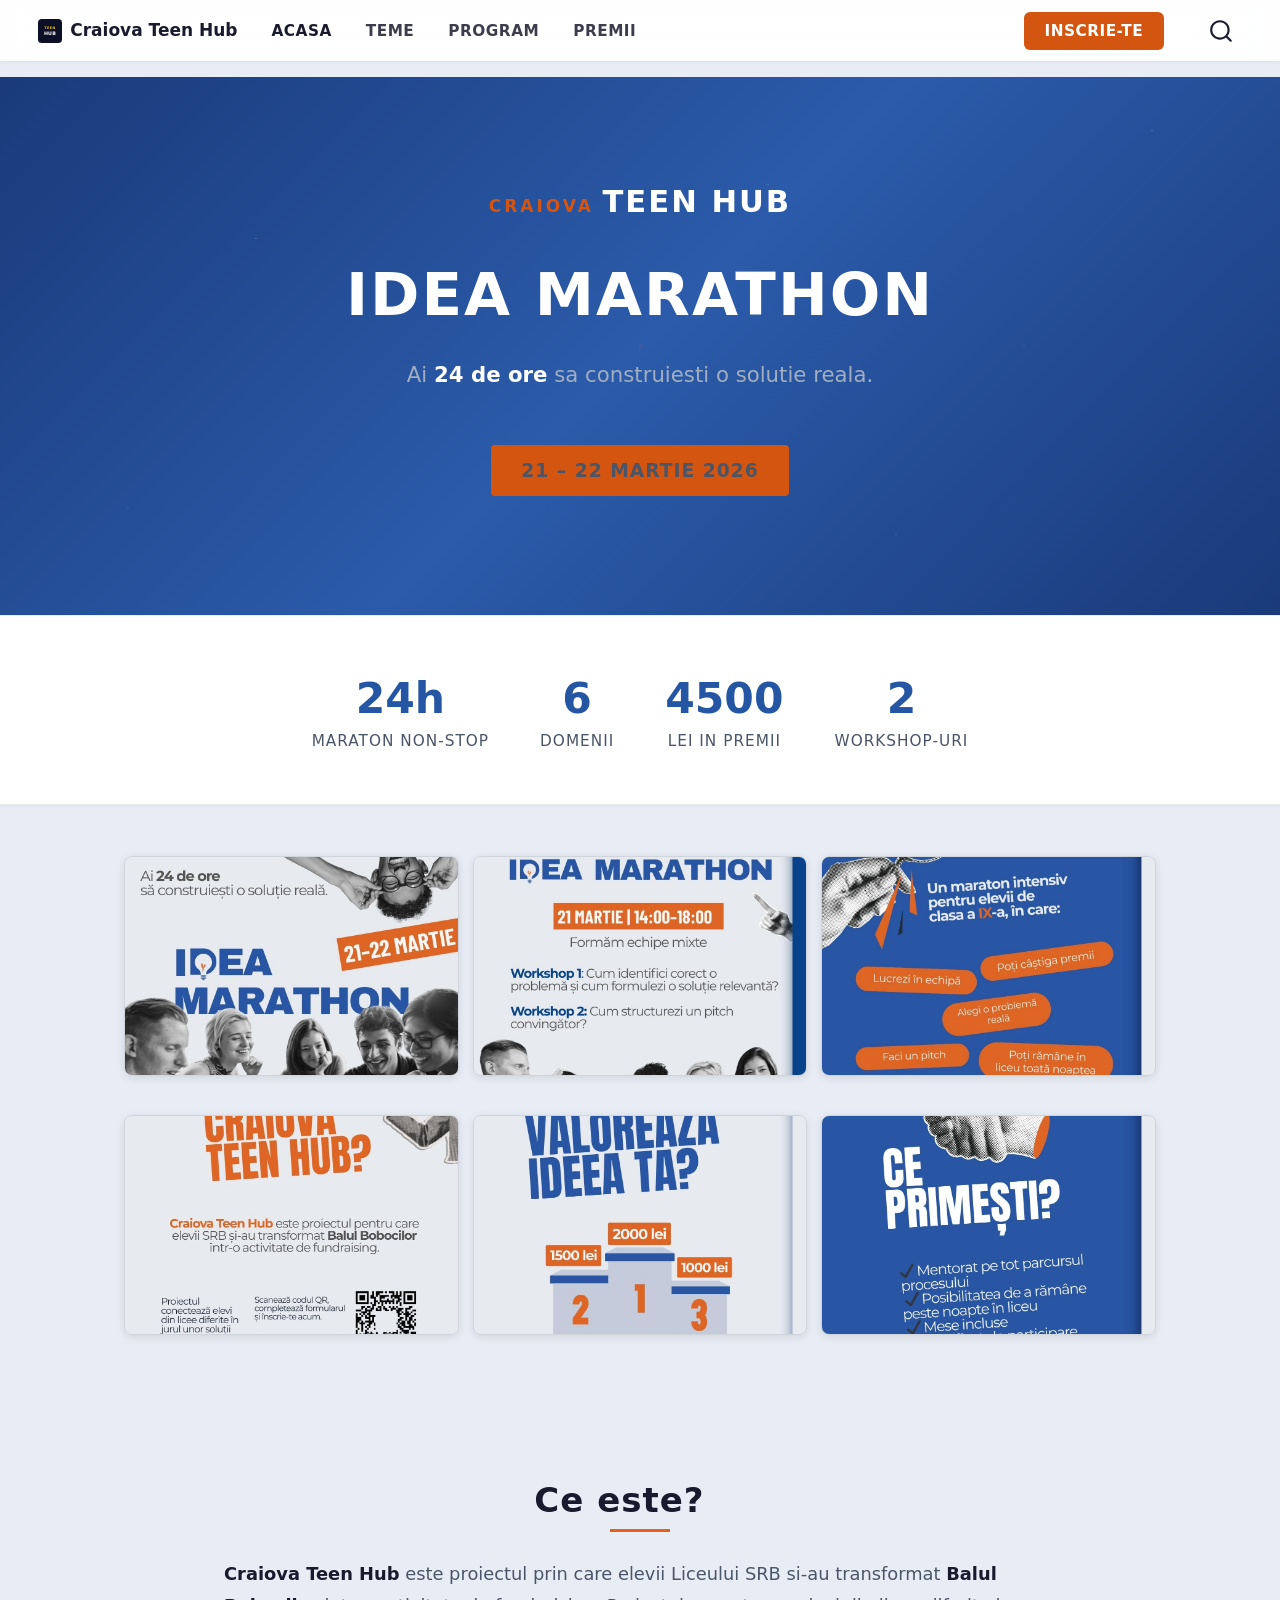
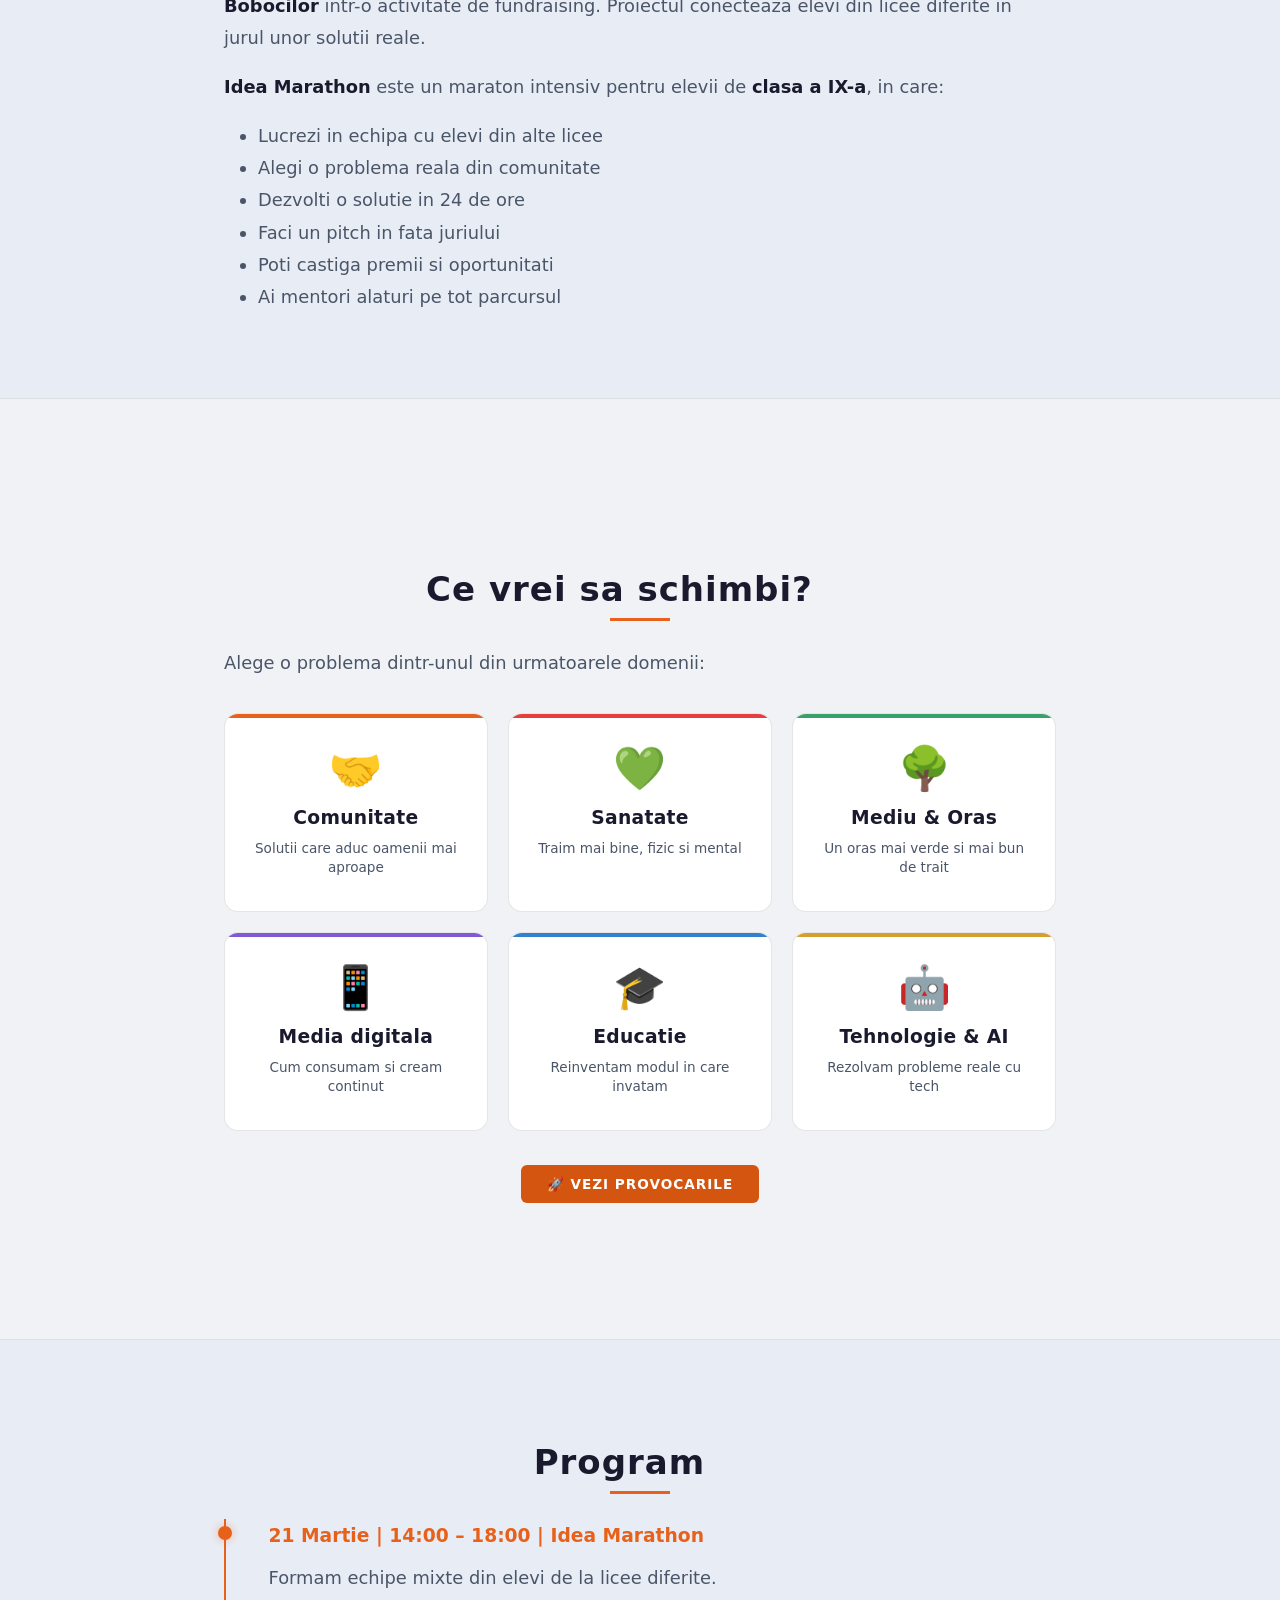
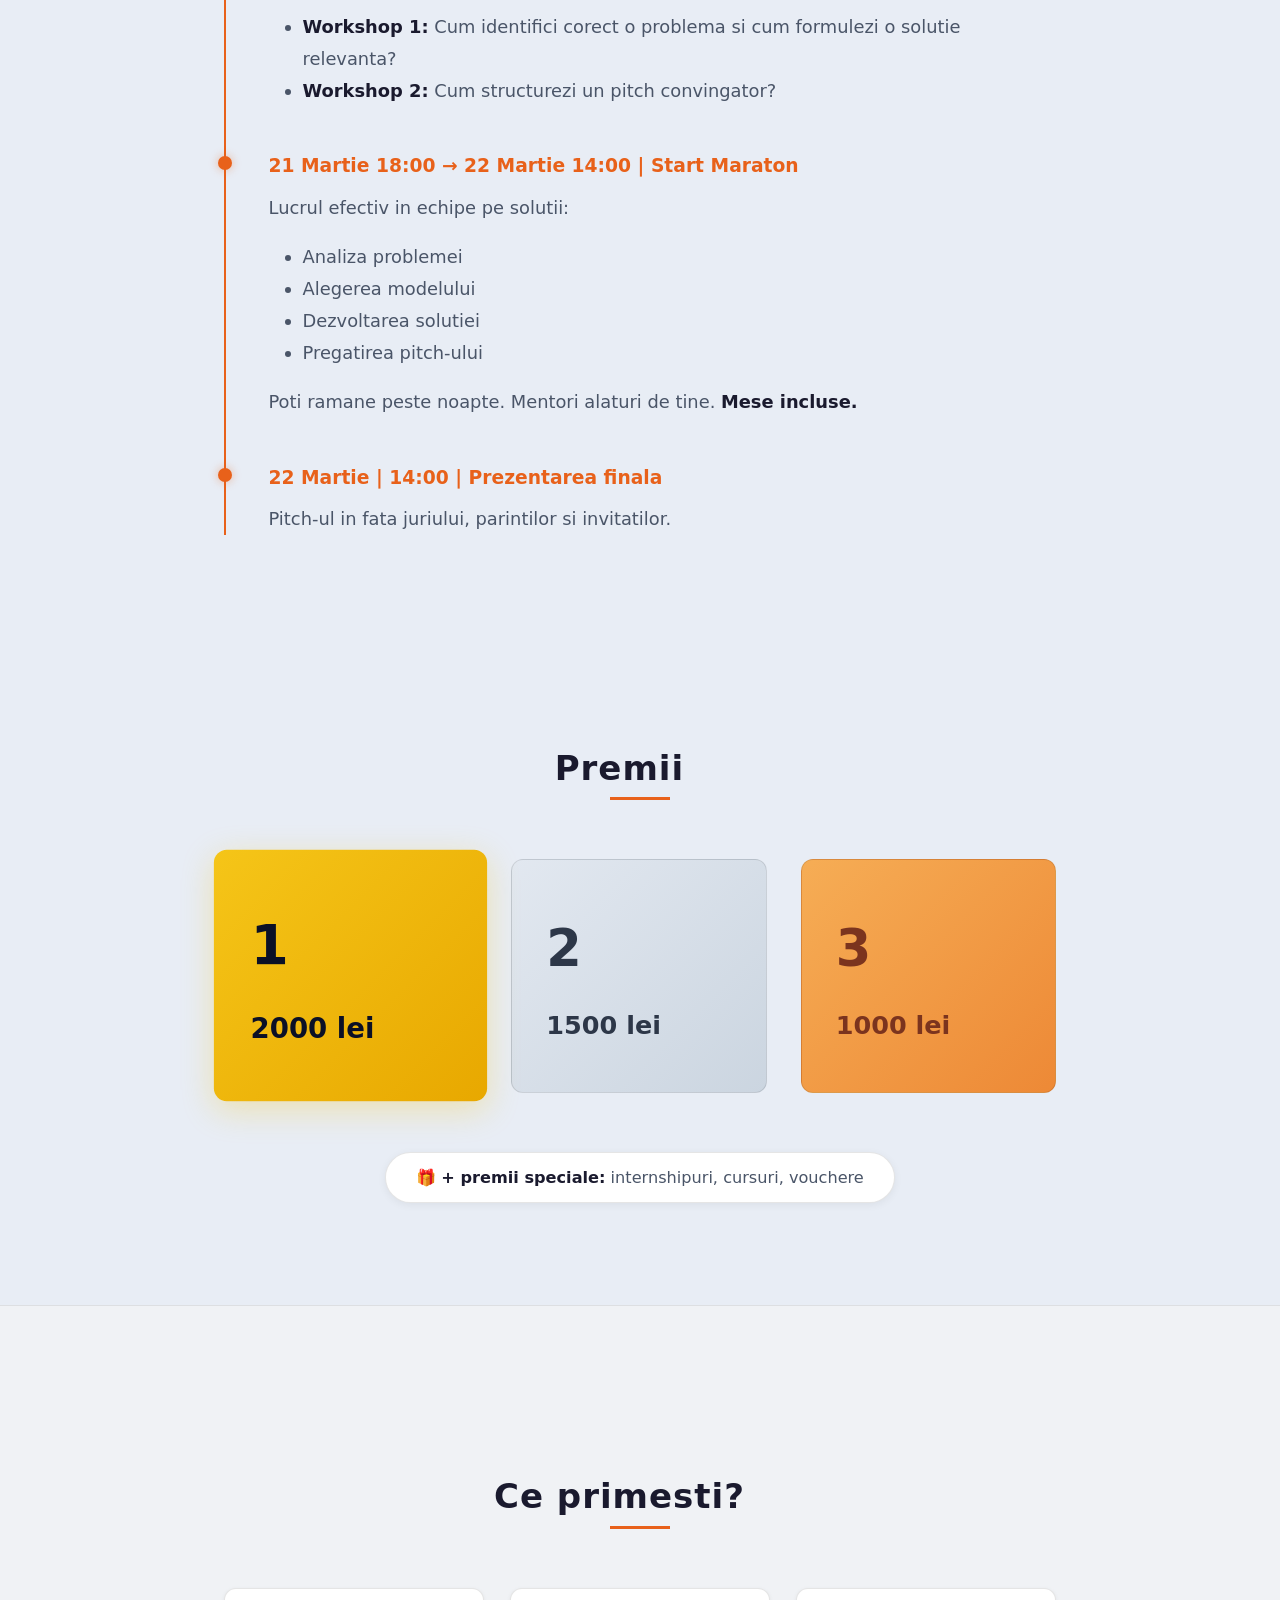
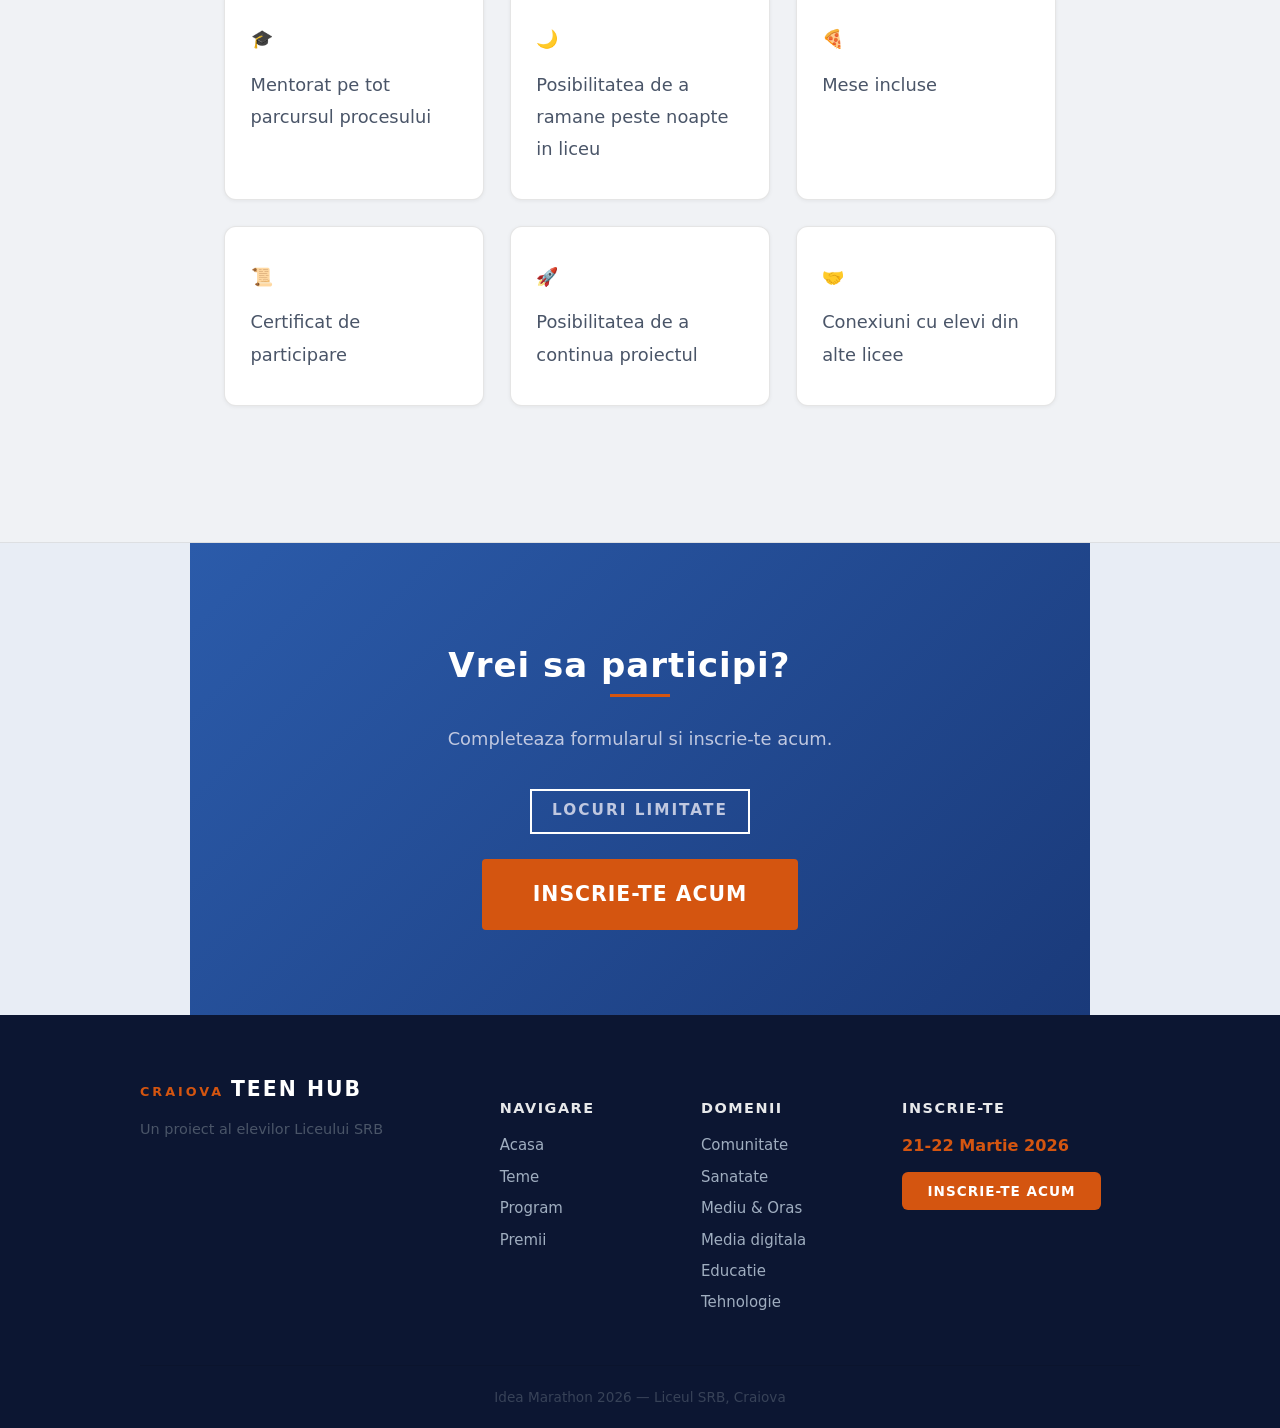
<file: index.html>
<!DOCTYPE html>
<html xmlns="http://www.w3.org/1999/xhtml" lang="en" xml:lang="en"><head>

<meta charset="utf-8">
<meta name="generator" content="quarto-1.8.26">

<meta name="viewport" content="width=device-width, initial-scale=1.0, user-scalable=yes">


<title>Craiova Teen Hub | Idea Marathon – Craiova Teen Hub</title>
<style>
code{white-space: pre-wrap;}
span.smallcaps{font-variant: small-caps;}
div.columns{display: flex; gap: min(4vw, 1.5em);}
div.column{flex: auto; overflow-x: auto;}
div.hanging-indent{margin-left: 1.5em; text-indent: -1.5em;}
ul.task-list{list-style: none;}
ul.task-list li input[type="checkbox"] {
  width: 0.8em;
  margin: 0 0.8em 0.2em -1em; /* quarto-specific, see https://github.com/quarto-dev/quarto-cli/issues/4556 */ 
  vertical-align: middle;
}
</style>


<script src="site_libs/quarto-nav/quarto-nav.js"></script>
<script src="site_libs/quarto-nav/headroom.min.js"></script>
<script src="site_libs/clipboard/clipboard.min.js"></script>
<script src="site_libs/quarto-search/autocomplete.umd.js"></script>
<script src="site_libs/quarto-search/fuse.min.js"></script>
<script src="site_libs/quarto-search/quarto-search.js"></script>
<meta name="quarto:offset" content="./">
<link href="./favicon.svg" rel="icon" type="image/svg+xml">
<script src="site_libs/quarto-html/quarto.js" type="module"></script>
<script src="site_libs/quarto-html/tabsets/tabsets.js" type="module"></script>
<script src="site_libs/quarto-html/axe/axe-check.js" type="module"></script>
<script src="site_libs/quarto-html/popper.min.js"></script>
<script src="site_libs/quarto-html/tippy.umd.min.js"></script>
<script src="site_libs/quarto-html/anchor.min.js"></script>
<link href="site_libs/quarto-html/tippy.css" rel="stylesheet">
<link href="site_libs/quarto-html/quarto-syntax-highlighting-587c61ba64f3a5504c4d52d930310e48.css" rel="stylesheet" class="quarto-color-scheme" id="quarto-text-highlighting-styles">
<link href="site_libs/quarto-html/quarto-syntax-highlighting-dark-b758ccaa5987ceb1b75504551e579abf.css" rel="stylesheet" class="quarto-color-scheme quarto-color-alternate" id="quarto-text-highlighting-styles">
<link href="site_libs/quarto-html/quarto-syntax-highlighting-587c61ba64f3a5504c4d52d930310e48.css" rel="stylesheet" class="quarto-color-scheme-extra" id="quarto-text-highlighting-styles">
<script src="site_libs/bootstrap/bootstrap.min.js"></script>
<link href="site_libs/bootstrap/bootstrap-icons.css" rel="stylesheet">
<link href="site_libs/bootstrap/bootstrap-8185cfe6cc65199083a6c723d7da7d12.min.css" rel="stylesheet" append-hash="true" class="quarto-color-scheme" id="quarto-bootstrap" data-mode="light">
<link href="site_libs/bootstrap/bootstrap-dark-67006fbea1832d3aa6421e30bd4da898.min.css" rel="stylesheet" append-hash="true" class="quarto-color-scheme quarto-color-alternate" id="quarto-bootstrap" data-mode="dark">
<link href="site_libs/bootstrap/bootstrap-8185cfe6cc65199083a6c723d7da7d12.min.css" rel="stylesheet" append-hash="true" class="quarto-color-scheme-extra" id="quarto-bootstrap" data-mode="light">
<script id="quarto-search-options" type="application/json">{
  "location": "navbar",
  "copy-button": false,
  "collapse-after": 3,
  "panel-placement": "end",
  "type": "overlay",
  "limit": 50,
  "keyboard-shortcut": [
    "f",
    "/",
    "s"
  ],
  "show-item-context": false,
  "language": {
    "search-no-results-text": "No results",
    "search-matching-documents-text": "matching documents",
    "search-copy-link-title": "Copy link to search",
    "search-hide-matches-text": "Hide additional matches",
    "search-more-match-text": "more match in this document",
    "search-more-matches-text": "more matches in this document",
    "search-clear-button-title": "Clear",
    "search-text-placeholder": "",
    "search-detached-cancel-button-title": "Cancel",
    "search-submit-button-title": "Submit",
    "search-label": "Search"
  }
}</script>


<link rel="stylesheet" href="styles.css">
<meta property="og:title" content="Craiova Teen Hub | Idea Marathon">
<meta property="og:description" content="Idea Marathon - Un maraton de solutii pentru elevii de clasa a IX-a din Craiova. 21-22 Martie 2026.">
<meta property="og:image" content="https://chenistdigital.github.io/teenhub/images/9.jpeg">
<meta property="og:site_name" content="Craiova Teen Hub">
<meta name="twitter:title" content="Craiova Teen Hub | Idea Marathon">
<meta name="twitter:description" content="Idea Marathon - Un maraton de solutii pentru elevii de clasa a IX-a din Craiova. 6 domenii, mentori, premii si oportunitati. 21-22 Martie 2026.">
<meta name="twitter:image" content="https://chenistdigital.github.io/teenhub/images/9.jpeg">
<meta name="twitter:card" content="summary_large_image">
</head>

<body class="nav-fixed fullcontent quarto-light"><script id="quarto-html-before-body" type="application/javascript">
    const toggleBodyColorMode = (bsSheetEl) => {
      const mode = bsSheetEl.getAttribute("data-mode");
      const bodyEl = window.document.querySelector("body");
      if (mode === "dark") {
        bodyEl.classList.add("quarto-dark");
        bodyEl.classList.remove("quarto-light");
      } else {
        bodyEl.classList.add("quarto-light");
        bodyEl.classList.remove("quarto-dark");
      }
    }
    const toggleBodyColorPrimary = () => {
      const bsSheetEl = window.document.querySelector("link#quarto-bootstrap:not([rel=disabled-stylesheet])");
      if (bsSheetEl) {
        toggleBodyColorMode(bsSheetEl);
      }
    }
    const setColorSchemeToggle = (alternate) => {
      const toggles = window.document.querySelectorAll('.quarto-color-scheme-toggle');
      for (let i=0; i < toggles.length; i++) {
        const toggle = toggles[i];
        if (toggle) {
          if (alternate) {
            toggle.classList.add("alternate");
          } else {
            toggle.classList.remove("alternate");
          }
        }
      }
    };
    const toggleColorMode = (alternate) => {
      // Switch the stylesheets
      const primaryStylesheets = window.document.querySelectorAll('link.quarto-color-scheme:not(.quarto-color-alternate)');
      const alternateStylesheets = window.document.querySelectorAll('link.quarto-color-scheme.quarto-color-alternate');
      manageTransitions('#quarto-margin-sidebar .nav-link', false);
      if (alternate) {
        // note: dark is layered on light, we don't disable primary!
        enableStylesheet(alternateStylesheets);
        for (const sheetNode of alternateStylesheets) {
          if (sheetNode.id === "quarto-bootstrap") {
            toggleBodyColorMode(sheetNode);
          }
        }
      } else {
        disableStylesheet(alternateStylesheets);
        enableStylesheet(primaryStylesheets)
        toggleBodyColorPrimary();
      }
      manageTransitions('#quarto-margin-sidebar .nav-link', true);
      // Switch the toggles
      setColorSchemeToggle(alternate)
      // Hack to workaround the fact that safari doesn't
      // properly recolor the scrollbar when toggling (#1455)
      if (navigator.userAgent.indexOf('Safari') > 0 && navigator.userAgent.indexOf('Chrome') == -1) {
        manageTransitions("body", false);
        window.scrollTo(0, 1);
        setTimeout(() => {
          window.scrollTo(0, 0);
          manageTransitions("body", true);
        }, 40);
      }
    }
    const disableStylesheet = (stylesheets) => {
      for (let i=0; i < stylesheets.length; i++) {
        const stylesheet = stylesheets[i];
        stylesheet.rel = 'disabled-stylesheet';
      }
    }
    const enableStylesheet = (stylesheets) => {
      for (let i=0; i < stylesheets.length; i++) {
        const stylesheet = stylesheets[i];
        if(stylesheet.rel !== 'stylesheet') { // for Chrome, which will still FOUC without this check
          stylesheet.rel = 'stylesheet';
        }
      }
    }
    const manageTransitions = (selector, allowTransitions) => {
      const els = window.document.querySelectorAll(selector);
      for (let i=0; i < els.length; i++) {
        const el = els[i];
        if (allowTransitions) {
          el.classList.remove('notransition');
        } else {
          el.classList.add('notransition');
        }
      }
    }
    const isFileUrl = () => {
      return window.location.protocol === 'file:';
    }
    const hasAlternateSentinel = () => {
      let styleSentinel = getColorSchemeSentinel();
      if (styleSentinel !== null) {
        return styleSentinel === "alternate";
      } else {
        return false;
      }
    }
    const setStyleSentinel = (alternate) => {
      const value = alternate ? "alternate" : "default";
      if (!isFileUrl()) {
        window.localStorage.setItem("quarto-color-scheme", value);
      } else {
        localAlternateSentinel = value;
      }
    }
    const getColorSchemeSentinel = () => {
      if (!isFileUrl()) {
        const storageValue = window.localStorage.getItem("quarto-color-scheme");
        return storageValue != null ? storageValue : localAlternateSentinel;
      } else {
        return localAlternateSentinel;
      }
    }
    const toggleGiscusIfUsed = (isAlternate, darkModeDefault) => {
      const baseTheme = document.querySelector('#giscus-base-theme')?.value ?? 'light';
      const alternateTheme = document.querySelector('#giscus-alt-theme')?.value ?? 'dark';
      let newTheme = '';
      if(authorPrefersDark) {
        newTheme = isAlternate ? baseTheme : alternateTheme;
      } else {
        newTheme = isAlternate ? alternateTheme : baseTheme;
      }
      const changeGiscusTheme = () => {
        // From: https://github.com/giscus/giscus/issues/336
        const sendMessage = (message) => {
          const iframe = document.querySelector('iframe.giscus-frame');
          if (!iframe) return;
          iframe.contentWindow.postMessage({ giscus: message }, 'https://giscus.app');
        }
        sendMessage({
          setConfig: {
            theme: newTheme
          }
        });
      }
      const isGiscussLoaded = window.document.querySelector('iframe.giscus-frame') !== null;
      if (isGiscussLoaded) {
        changeGiscusTheme();
      }
    };
    const authorPrefersDark = false;
    const darkModeDefault = authorPrefersDark;
      document.querySelector('link#quarto-text-highlighting-styles.quarto-color-scheme-extra').rel = 'disabled-stylesheet';
      document.querySelector('link#quarto-bootstrap.quarto-color-scheme-extra').rel = 'disabled-stylesheet';
    let localAlternateSentinel = darkModeDefault ? 'alternate' : 'default';
    // Dark / light mode switch
    window.quartoToggleColorScheme = () => {
      // Read the current dark / light value
      let toAlternate = !hasAlternateSentinel();
      toggleColorMode(toAlternate);
      setStyleSentinel(toAlternate);
      toggleGiscusIfUsed(toAlternate, darkModeDefault);
      window.dispatchEvent(new Event('resize'));
    };
    // Switch to dark mode if need be
    if (hasAlternateSentinel()) {
      toggleColorMode(true);
    } else {
      toggleColorMode(false);
    }
  </script>

<div id="quarto-search-results"></div>
  <header id="quarto-header" class="headroom fixed-top">
    <nav class="navbar navbar-expand-lg " data-bs-theme="dark">
      <div class="navbar-container container-fluid">
      <div class="navbar-brand-container mx-auto">
    <a href="./index.html" class="navbar-brand navbar-brand-logo">
    <img src="./favicon.svg" alt="" class="navbar-logo light-content">
    <img src="./favicon.svg" alt="" class="navbar-logo dark-content">
    </a>
    <a class="navbar-brand" href="./index.html">
    <span class="navbar-title">Craiova Teen Hub</span>
    </a>
  </div>
            <div id="quarto-search" class="" title="Search"></div>
          <button class="navbar-toggler" type="button" data-bs-toggle="collapse" data-bs-target="#navbarCollapse" aria-controls="navbarCollapse" role="menu" aria-expanded="false" aria-label="Toggle navigation" onclick="if (window.quartoToggleHeadroom) { window.quartoToggleHeadroom(); }">
  <span class="navbar-toggler-icon"></span>
</button>
          <div class="collapse navbar-collapse" id="navbarCollapse">
            <ul class="navbar-nav navbar-nav-scroll me-auto">
  <li class="nav-item">
    <a class="nav-link active" href="./index.html" aria-current="page"> 
<span class="menu-text">Acasa</span></a>
  </li>  
  <li class="nav-item">
    <a class="nav-link" href="./index.html#teme"> 
<span class="menu-text">Teme</span></a>
  </li>  
  <li class="nav-item">
    <a class="nav-link" href="./index.html#program"> 
<span class="menu-text">Program</span></a>
  </li>  
  <li class="nav-item">
    <a class="nav-link" href="./index.html#premii"> 
<span class="menu-text">Premii</span></a>
  </li>  
</ul>
            <ul class="navbar-nav navbar-nav-scroll ms-auto">
  <li class="nav-item">
    <a class="nav-link" href="./inscriere.html"> 
<span class="menu-text">INSCRIE-TE</span></a>
  </li>  
</ul>
          </div> <!-- /navcollapse -->
            <div class="quarto-navbar-tools">
  <a href="" class="quarto-color-scheme-toggle quarto-navigation-tool  px-1" onclick="window.quartoToggleColorScheme(); return false;" title="Toggle dark mode"><i class="bi"></i></a>
</div>
      </div> <!-- /container-fluid -->
    </nav>
</header>
<!-- content -->
<div id="quarto-content" class="quarto-container page-columns page-rows-contents page-layout-article page-navbar">
<!-- sidebar -->
<!-- margin-sidebar -->
    
<!-- main -->
<main class="content" id="quarto-document-content"><header id="title-block-header" class="quarto-title-block"></header>





<div class="hero">
<div class="logo-text">
<p><span class="logo-craiova">CRAIOVA</span> <span class="logo-teenhub">TEEN HUB</span></p>
</div>
<section id="idea-marathon" class="level1">
<h1>IDEA MARATHON</h1>
<div class="tagline">
<p>Ai <strong>24 de ore</strong> sa construiesti o solutie reala.</p>
</div>
<div class="date-badge">
<p>21 – 22 MARTIE 2026</p>
</div>
<div class="countdown">

</div>
</section>
</div>
<div class="stats-row">
<div class="stat-item">
<div class="stat-number">
<p>24h</p>
</div>
<div class="stat-label">
<p>Maraton non-stop</p>
</div>
</div>
<div class="stat-item">
<div class="stat-number">
<p>6</p>
</div>
<div class="stat-label">
<p>Domenii</p>
</div>
</div>
<div class="stat-item">
<div class="stat-number">
<p>4500</p>
</div>
<div class="stat-label">
<p>lei in premii</p>
</div>
</div>
<div class="stat-item">
<div class="stat-number">
<p>2</p>
</div>
<div class="stat-label">
<p>Workshop-uri</p>
</div>
</div>
</div>
<div class="gallery">
<div class="quarto-figure quarto-figure-center">
<figure class="figure">
<p><img src="images/9.jpeg" class="img-fluid figure-img"></p>
<figcaption>Idea Marathon - Ai 24 de ore sa construiesti o solutie reala</figcaption>
</figure>
</div>
<div class="quarto-figure quarto-figure-center">
<figure class="figure">
<p><img src="images/3.jpeg" class="img-fluid figure-img"></p>
<figcaption>Program Idea Marathon - Workshop-uri si echipe mixte</figcaption>
</figure>
</div>
<div class="quarto-figure quarto-figure-center">
<figure class="figure">
<p><img src="images/8.jpeg" class="img-fluid figure-img"></p>
<figcaption>Ce este Idea Marathon - Maraton intensiv pentru elevi</figcaption>
</figure>
</div>
<div class="quarto-figure quarto-figure-center">
<figure class="figure">
<p><img src="images/1.jpeg" class="img-fluid figure-img"></p>
<figcaption>Ce este Craiova Teen Hub - Proiect de fundraising</figcaption>
</figure>
</div>
<div class="quarto-figure quarto-figure-center">
<figure class="figure">
<p><img src="images/5.jpeg" class="img-fluid figure-img"></p>
<figcaption>Cat valoreaza ideea ta - Premii in bani</figcaption>
</figure>
</div>
<div class="quarto-figure quarto-figure-center">
<figure class="figure">
<p><img src="images/6.jpeg" class="img-fluid figure-img"></p>
<figcaption>Ce primesti - Beneficii pentru participanti</figcaption>
</figure>
</div>
</div>
<section id="despre" class="level2">
<h2 class="anchored" data-anchor-id="despre">Ce este?</h2>
<p><strong>Craiova Teen Hub</strong> este proiectul prin care elevii Liceului SRB si-au transformat <strong>Balul Bobocilor</strong> intr-o activitate de fundraising. Proiectul conecteaza elevi din licee diferite in jurul unor solutii reale.</p>
<p><strong>Idea Marathon</strong> este un maraton intensiv pentru elevii de <strong>clasa a IX-a</strong>, in care:</p>
<ul>
<li>Lucrezi in echipa cu elevi din alte licee</li>
<li>Alegi o problema reala din comunitate</li>
<li>Dezvolti o solutie in 24 de ore</li>
<li>Faci un pitch in fata juriului</li>
<li>Poti castiga premii si oportunitati</li>
<li>Ai mentori alaturi pe tot parcursul</li>
</ul>
</section>
<div class="dark-section">
<section id="teme" class="level2 inner">
<h2 class="anchored" data-anchor-id="teme">Ce vrei sa schimbi?</h2>
<p>Alege o problema dintr-unul din urmatoarele domenii:</p>
<div class="domain-grid">
<a href="comunitate.html" class="domain-card domain-comunitate">
<div class="domain-icon">
🤝
</div>
<div class="domain-name">
Comunitate
</div>
<div class="domain-teaser">
Solutii care aduc oamenii mai aproape
</div>
</a><a href="sanatate.html" class="domain-card domain-sanatate">
<div class="domain-icon">
💚
</div>
<div class="domain-name">
Sanatate
</div>
<div class="domain-teaser">
Traim mai bine, fizic si mental
</div>
</a><a href="mediu.html" class="domain-card domain-mediu">
<div class="domain-icon">
🌳
</div>
<div class="domain-name">
Mediu &amp; Oras
</div>
<div class="domain-teaser">
Un oras mai verde si mai bun de trait
</div>
</a><a href="media-digitala.html" class="domain-card domain-media">
<div class="domain-icon">
📱
</div>
<div class="domain-name">
Media digitala
</div>
<div class="domain-teaser">
Cum consumam si cream continut
</div>
</a><a href="educatie.html" class="domain-card domain-educatie">
<div class="domain-icon">
🎓
</div>
<div class="domain-name">
Educatie
</div>
<div class="domain-teaser">
Reinventam modul in care invatam
</div>
</a><a href="tehnologie.html" class="domain-card domain-tehnologie">
<div class="domain-icon">
🤖
</div>
<div class="domain-name">
Tehnologie &amp; AI
</div>
<div class="domain-teaser">
Rezolvam probleme reale cu tech
</div>
</a>
</div>
<div style="text-align: center; margin-top: 2rem;">
<a href="challenges/comunitate.html" class="footer-cta" style="font-size: 1rem; padding: 0.8rem 2rem; letter-spacing: 1.5px;">🚀 VEZI PROVOCARILE</a>
</div>
</section>
</div>
<section id="program" class="level2">
<h2 class="anchored" data-anchor-id="program">Program</h2>
<div class="timeline">
<div class="timeline-item">
<div class="time">
<p>21 Martie | 14:00 – 18:00 | Idea Marathon</p>
</div>
<p>Formam echipe mixte din elevi de la licee diferite.</p>
<ul>
<li><strong>Workshop 1:</strong> Cum identifici corect o problema si cum formulezi o solutie relevanta?</li>
<li><strong>Workshop 2:</strong> Cum structurezi un pitch convingator?</li>
</ul>
</div>
<div class="timeline-item">
<div class="time">
<p>21 Martie 18:00 → 22 Martie 14:00 | Start Maraton</p>
</div>
<p>Lucrul efectiv in echipe pe solutii:</p>
<ul>
<li>Analiza problemei</li>
<li>Alegerea modelului</li>
<li>Dezvoltarea solutiei</li>
<li>Pregatirea pitch-ului</li>
</ul>
<p>Poti ramane peste noapte. Mentori alaturi de tine. <strong>Mese incluse.</strong></p>
</div>
<div class="timeline-item">
<div class="time">
<p>22 Martie | 14:00 | Prezentarea finala</p>
</div>
<p>Pitch-ul in fata juriului, parintilor si invitatilor.</p>
</div>
</div>
</section>
<section id="premii" class="level2">
<h2 class="anchored" data-anchor-id="premii">Premii</h2>
<div class="prizes">
<div class="prize-card silver">
<div class="place">
<p>2</p>
</div>
<div class="amount">
<p>1500 lei</p>
</div>
</div>
<div class="prize-card gold">
<div class="place">
<p>1</p>
</div>
<div class="amount">
<p>2000 lei</p>
</div>
</div>
<div class="prize-card bronze">
<div class="place">
<p>3</p>
</div>
<div class="amount">
<p>1000 lei</p>
</div>
</div>
</div>
<div class="special-prizes">
<p>🎁 <strong>+ premii speciale:</strong> internshipuri, cursuri, vouchere</p>
</div>
</section>
<div class="dark-section">
<section id="beneficii" class="level2 inner">
<h2 class="anchored" data-anchor-id="beneficii">Ce primesti?</h2>
<div class="benefits-grid">
<div class="benefit-card">
<div class="benefit-icon">
<p>🎓</p>
</div>
<p>Mentorat pe tot parcursul procesului</p>
</div>
<div class="benefit-card">
<div class="benefit-icon">
<p>🌙</p>
</div>
<p>Posibilitatea de a ramane peste noapte in liceu</p>
</div>
<div class="benefit-card">
<div class="benefit-icon">
<p>🍕</p>
</div>
<p>Mese incluse</p>
</div>
<div class="benefit-card">
<div class="benefit-icon">
<p>📜</p>
</div>
<p>Certificat de participare</p>
</div>
<div class="benefit-card">
<div class="benefit-icon">
<p>🚀</p>
</div>
<p>Posibilitatea de a continua proiectul</p>
</div>
<div class="benefit-card">
<div class="benefit-icon">
<p>🤝</p>
</div>
<p>Conexiuni cu elevi din alte licee</p>
</div>
</div>
</section>
</div>
<section id="inscriere" class="level2 cta-section">
<h2 class="anchored" data-anchor-id="inscriere">Vrei sa participi?</h2>
<p>Completeaza formularul si inscrie-te acum.</p>
<div class="limited">
<p>LOCURI LIMITATE</p>
</div>
<p><a href="./inscriere.html"><span class="cta-button">INSCRIE-TE ACUM</span></a></p>
</section>
<button class="scroll-top" onclick="window.scrollTo({top:0,behavior:'smooth'})" aria-label="Scroll to top">
↑
</button>
<footer class="site-footer">
<div class="footer-inner">
<div class="footer-col footer-brand">
<div class="footer-logo">
<span class="logo-craiova">CRAIOVA</span> <span class="logo-teenhub">TEEN HUB</span>
</div>
<p class="footer-tagline">
Un proiect al elevilor Liceului SRB
</p>
</div>
<div class="footer-col">
<h4 class="anchored">
Navigare
</h4>
<ul>
<li>
<a href="index.html">Acasa</a>
</li>
<li>
<a href="index.html#teme">Teme</a>
</li>
<li>
<a href="index.html#program">Program</a>
</li>
<li>
<a href="index.html#premii">Premii</a>
</li>
</ul>
</div>
<div class="footer-col">
<h4 class="anchored">
Domenii
</h4>
<ul>
<li>
<a href="comunitate.html">Comunitate</a>
</li>
<li>
<a href="sanatate.html">Sanatate</a>
</li>
<li>
<a href="mediu.html">Mediu &amp; Oras</a>
</li>
<li>
<a href="media-digitala.html">Media digitala</a>
</li>
<li>
<a href="educatie.html">Educatie</a>
</li>
<li>
<a href="tehnologie.html">Tehnologie</a>
</li>
</ul>
</div>
<div class="footer-col">
<h4 class="anchored">
Inscrie-te
</h4>
<p class="footer-cta-text">
21-22 Martie 2026
</p>
<a href="inscriere.html" class="footer-cta">INSCRIE-TE ACUM</a>
</div>
</div>
<div class="footer-bottom">
<p>
Idea Marathon 2026 — Liceul SRB, Craiova
</p>
</div>
</footer>



</main> <!-- /main -->
<script id="quarto-html-after-body" type="application/javascript">
  window.document.addEventListener("DOMContentLoaded", function (event) {
    // Ensure there is a toggle, if there isn't float one in the top right
    if (window.document.querySelector('.quarto-color-scheme-toggle') === null) {
      const a = window.document.createElement('a');
      a.classList.add('top-right');
      a.classList.add('quarto-color-scheme-toggle');
      a.href = "";
      a.onclick = function() { try { window.quartoToggleColorScheme(); } catch {} return false; };
      const i = window.document.createElement("i");
      i.classList.add('bi');
      a.appendChild(i);
      window.document.body.appendChild(a);
    }
    setColorSchemeToggle(hasAlternateSentinel())
    const icon = "";
    const anchorJS = new window.AnchorJS();
    anchorJS.options = {
      placement: 'right',
      icon: icon
    };
    anchorJS.add('.anchored');
    const isCodeAnnotation = (el) => {
      for (const clz of el.classList) {
        if (clz.startsWith('code-annotation-')) {                     
          return true;
        }
      }
      return false;
    }
    const onCopySuccess = function(e) {
      // button target
      const button = e.trigger;
      // don't keep focus
      button.blur();
      // flash "checked"
      button.classList.add('code-copy-button-checked');
      var currentTitle = button.getAttribute("title");
      button.setAttribute("title", "Copied!");
      let tooltip;
      if (window.bootstrap) {
        button.setAttribute("data-bs-toggle", "tooltip");
        button.setAttribute("data-bs-placement", "left");
        button.setAttribute("data-bs-title", "Copied!");
        tooltip = new bootstrap.Tooltip(button, 
          { trigger: "manual", 
            customClass: "code-copy-button-tooltip",
            offset: [0, -8]});
        tooltip.show();    
      }
      setTimeout(function() {
        if (tooltip) {
          tooltip.hide();
          button.removeAttribute("data-bs-title");
          button.removeAttribute("data-bs-toggle");
          button.removeAttribute("data-bs-placement");
        }
        button.setAttribute("title", currentTitle);
        button.classList.remove('code-copy-button-checked');
      }, 1000);
      // clear code selection
      e.clearSelection();
    }
    const getTextToCopy = function(trigger) {
      const outerScaffold = trigger.parentElement.cloneNode(true);
      const codeEl = outerScaffold.querySelector('code');
      for (const childEl of codeEl.children) {
        if (isCodeAnnotation(childEl)) {
          childEl.remove();
        }
      }
      return codeEl.innerText;
    }
    const clipboard = new window.ClipboardJS('.code-copy-button:not([data-in-quarto-modal])', {
      text: getTextToCopy
    });
    clipboard.on('success', onCopySuccess);
    if (window.document.getElementById('quarto-embedded-source-code-modal')) {
      const clipboardModal = new window.ClipboardJS('.code-copy-button[data-in-quarto-modal]', {
        text: getTextToCopy,
        container: window.document.getElementById('quarto-embedded-source-code-modal')
      });
      clipboardModal.on('success', onCopySuccess);
    }
      var localhostRegex = new RegExp(/^(?:http|https):\/\/localhost\:?[0-9]*\//);
      var mailtoRegex = new RegExp(/^mailto:/);
        var filterRegex = new RegExp("https:\/\/chenistdigital\.github\.io\/teenhub\/");
      var isInternal = (href) => {
          return filterRegex.test(href) || localhostRegex.test(href) || mailtoRegex.test(href);
      }
      // Inspect non-navigation links and adorn them if external
     var links = window.document.querySelectorAll('a[href]:not(.nav-link):not(.navbar-brand):not(.toc-action):not(.sidebar-link):not(.sidebar-item-toggle):not(.pagination-link):not(.no-external):not([aria-hidden]):not(.dropdown-item):not(.quarto-navigation-tool):not(.about-link)');
      for (var i=0; i<links.length; i++) {
        const link = links[i];
        if (!isInternal(link.href)) {
          // undo the damage that might have been done by quarto-nav.js in the case of
          // links that we want to consider external
          if (link.dataset.originalHref !== undefined) {
            link.href = link.dataset.originalHref;
          }
        }
      }
    function tippyHover(el, contentFn, onTriggerFn, onUntriggerFn) {
      const config = {
        allowHTML: true,
        maxWidth: 500,
        delay: 100,
        arrow: false,
        appendTo: function(el) {
            return el.parentElement;
        },
        interactive: true,
        interactiveBorder: 10,
        theme: 'quarto',
        placement: 'bottom-start',
      };
      if (contentFn) {
        config.content = contentFn;
      }
      if (onTriggerFn) {
        config.onTrigger = onTriggerFn;
      }
      if (onUntriggerFn) {
        config.onUntrigger = onUntriggerFn;
      }
      window.tippy(el, config); 
    }
    const noterefs = window.document.querySelectorAll('a[role="doc-noteref"]');
    for (var i=0; i<noterefs.length; i++) {
      const ref = noterefs[i];
      tippyHover(ref, function() {
        // use id or data attribute instead here
        let href = ref.getAttribute('data-footnote-href') || ref.getAttribute('href');
        try { href = new URL(href).hash; } catch {}
        const id = href.replace(/^#\/?/, "");
        const note = window.document.getElementById(id);
        if (note) {
          return note.innerHTML;
        } else {
          return "";
        }
      });
    }
    const xrefs = window.document.querySelectorAll('a.quarto-xref');
    const processXRef = (id, note) => {
      // Strip column container classes
      const stripColumnClz = (el) => {
        el.classList.remove("page-full", "page-columns");
        if (el.children) {
          for (const child of el.children) {
            stripColumnClz(child);
          }
        }
      }
      stripColumnClz(note)
      if (id === null || id.startsWith('sec-')) {
        // Special case sections, only their first couple elements
        const container = document.createElement("div");
        if (note.children && note.children.length > 2) {
          container.appendChild(note.children[0].cloneNode(true));
          for (let i = 1; i < note.children.length; i++) {
            const child = note.children[i];
            if (child.tagName === "P" && child.innerText === "") {
              continue;
            } else {
              container.appendChild(child.cloneNode(true));
              break;
            }
          }
          if (window.Quarto?.typesetMath) {
            window.Quarto.typesetMath(container);
          }
          return container.innerHTML
        } else {
          if (window.Quarto?.typesetMath) {
            window.Quarto.typesetMath(note);
          }
          return note.innerHTML;
        }
      } else {
        // Remove any anchor links if they are present
        const anchorLink = note.querySelector('a.anchorjs-link');
        if (anchorLink) {
          anchorLink.remove();
        }
        if (window.Quarto?.typesetMath) {
          window.Quarto.typesetMath(note);
        }
        if (note.classList.contains("callout")) {
          return note.outerHTML;
        } else {
          return note.innerHTML;
        }
      }
    }
    for (var i=0; i<xrefs.length; i++) {
      const xref = xrefs[i];
      tippyHover(xref, undefined, function(instance) {
        instance.disable();
        let url = xref.getAttribute('href');
        let hash = undefined; 
        if (url.startsWith('#')) {
          hash = url;
        } else {
          try { hash = new URL(url).hash; } catch {}
        }
        if (hash) {
          const id = hash.replace(/^#\/?/, "");
          const note = window.document.getElementById(id);
          if (note !== null) {
            try {
              const html = processXRef(id, note.cloneNode(true));
              instance.setContent(html);
            } finally {
              instance.enable();
              instance.show();
            }
          } else {
            // See if we can fetch this
            fetch(url.split('#')[0])
            .then(res => res.text())
            .then(html => {
              const parser = new DOMParser();
              const htmlDoc = parser.parseFromString(html, "text/html");
              const note = htmlDoc.getElementById(id);
              if (note !== null) {
                const html = processXRef(id, note);
                instance.setContent(html);
              } 
            }).finally(() => {
              instance.enable();
              instance.show();
            });
          }
        } else {
          // See if we can fetch a full url (with no hash to target)
          // This is a special case and we should probably do some content thinning / targeting
          fetch(url)
          .then(res => res.text())
          .then(html => {
            const parser = new DOMParser();
            const htmlDoc = parser.parseFromString(html, "text/html");
            const note = htmlDoc.querySelector('main.content');
            if (note !== null) {
              // This should only happen for chapter cross references
              // (since there is no id in the URL)
              // remove the first header
              if (note.children.length > 0 && note.children[0].tagName === "HEADER") {
                note.children[0].remove();
              }
              const html = processXRef(null, note);
              instance.setContent(html);
            } 
          }).finally(() => {
            instance.enable();
            instance.show();
          });
        }
      }, function(instance) {
      });
    }
        let selectedAnnoteEl;
        const selectorForAnnotation = ( cell, annotation) => {
          let cellAttr = 'data-code-cell="' + cell + '"';
          let lineAttr = 'data-code-annotation="' +  annotation + '"';
          const selector = 'span[' + cellAttr + '][' + lineAttr + ']';
          return selector;
        }
        const selectCodeLines = (annoteEl) => {
          const doc = window.document;
          const targetCell = annoteEl.getAttribute("data-target-cell");
          const targetAnnotation = annoteEl.getAttribute("data-target-annotation");
          const annoteSpan = window.document.querySelector(selectorForAnnotation(targetCell, targetAnnotation));
          const lines = annoteSpan.getAttribute("data-code-lines").split(",");
          const lineIds = lines.map((line) => {
            return targetCell + "-" + line;
          })
          let top = null;
          let height = null;
          let parent = null;
          if (lineIds.length > 0) {
              //compute the position of the single el (top and bottom and make a div)
              const el = window.document.getElementById(lineIds[0]);
              top = el.offsetTop;
              height = el.offsetHeight;
              parent = el.parentElement.parentElement;
            if (lineIds.length > 1) {
              const lastEl = window.document.getElementById(lineIds[lineIds.length - 1]);
              const bottom = lastEl.offsetTop + lastEl.offsetHeight;
              height = bottom - top;
            }
            if (top !== null && height !== null && parent !== null) {
              // cook up a div (if necessary) and position it 
              let div = window.document.getElementById("code-annotation-line-highlight");
              if (div === null) {
                div = window.document.createElement("div");
                div.setAttribute("id", "code-annotation-line-highlight");
                div.style.position = 'absolute';
                parent.appendChild(div);
              }
              div.style.top = top - 2 + "px";
              div.style.height = height + 4 + "px";
              div.style.left = 0;
              let gutterDiv = window.document.getElementById("code-annotation-line-highlight-gutter");
              if (gutterDiv === null) {
                gutterDiv = window.document.createElement("div");
                gutterDiv.setAttribute("id", "code-annotation-line-highlight-gutter");
                gutterDiv.style.position = 'absolute';
                const codeCell = window.document.getElementById(targetCell);
                const gutter = codeCell.querySelector('.code-annotation-gutter');
                gutter.appendChild(gutterDiv);
              }
              gutterDiv.style.top = top - 2 + "px";
              gutterDiv.style.height = height + 4 + "px";
            }
            selectedAnnoteEl = annoteEl;
          }
        };
        const unselectCodeLines = () => {
          const elementsIds = ["code-annotation-line-highlight", "code-annotation-line-highlight-gutter"];
          elementsIds.forEach((elId) => {
            const div = window.document.getElementById(elId);
            if (div) {
              div.remove();
            }
          });
          selectedAnnoteEl = undefined;
        };
          // Handle positioning of the toggle
      window.addEventListener(
        "resize",
        throttle(() => {
          elRect = undefined;
          if (selectedAnnoteEl) {
            selectCodeLines(selectedAnnoteEl);
          }
        }, 10)
      );
      function throttle(fn, ms) {
      let throttle = false;
      let timer;
        return (...args) => {
          if(!throttle) { // first call gets through
              fn.apply(this, args);
              throttle = true;
          } else { // all the others get throttled
              if(timer) clearTimeout(timer); // cancel #2
              timer = setTimeout(() => {
                fn.apply(this, args);
                timer = throttle = false;
              }, ms);
          }
        };
      }
        // Attach click handler to the DT
        const annoteDls = window.document.querySelectorAll('dt[data-target-cell]');
        for (const annoteDlNode of annoteDls) {
          annoteDlNode.addEventListener('click', (event) => {
            const clickedEl = event.target;
            if (clickedEl !== selectedAnnoteEl) {
              unselectCodeLines();
              const activeEl = window.document.querySelector('dt[data-target-cell].code-annotation-active');
              if (activeEl) {
                activeEl.classList.remove('code-annotation-active');
              }
              selectCodeLines(clickedEl);
              clickedEl.classList.add('code-annotation-active');
            } else {
              // Unselect the line
              unselectCodeLines();
              clickedEl.classList.remove('code-annotation-active');
            }
          });
        }
    const findCites = (el) => {
      const parentEl = el.parentElement;
      if (parentEl) {
        const cites = parentEl.dataset.cites;
        if (cites) {
          return {
            el,
            cites: cites.split(' ')
          };
        } else {
          return findCites(el.parentElement)
        }
      } else {
        return undefined;
      }
    };
    var bibliorefs = window.document.querySelectorAll('a[role="doc-biblioref"]');
    for (var i=0; i<bibliorefs.length; i++) {
      const ref = bibliorefs[i];
      const citeInfo = findCites(ref);
      if (citeInfo) {
        tippyHover(citeInfo.el, function() {
          var popup = window.document.createElement('div');
          citeInfo.cites.forEach(function(cite) {
            var citeDiv = window.document.createElement('div');
            citeDiv.classList.add('hanging-indent');
            citeDiv.classList.add('csl-entry');
            var biblioDiv = window.document.getElementById('ref-' + cite);
            if (biblioDiv) {
              citeDiv.innerHTML = biblioDiv.innerHTML;
            }
            popup.appendChild(citeDiv);
          });
          return popup.innerHTML;
        });
      }
    }
  });
  </script>
</div> <!-- /content -->
<script src="./unlock.js"></script>




</body></html>
</file>
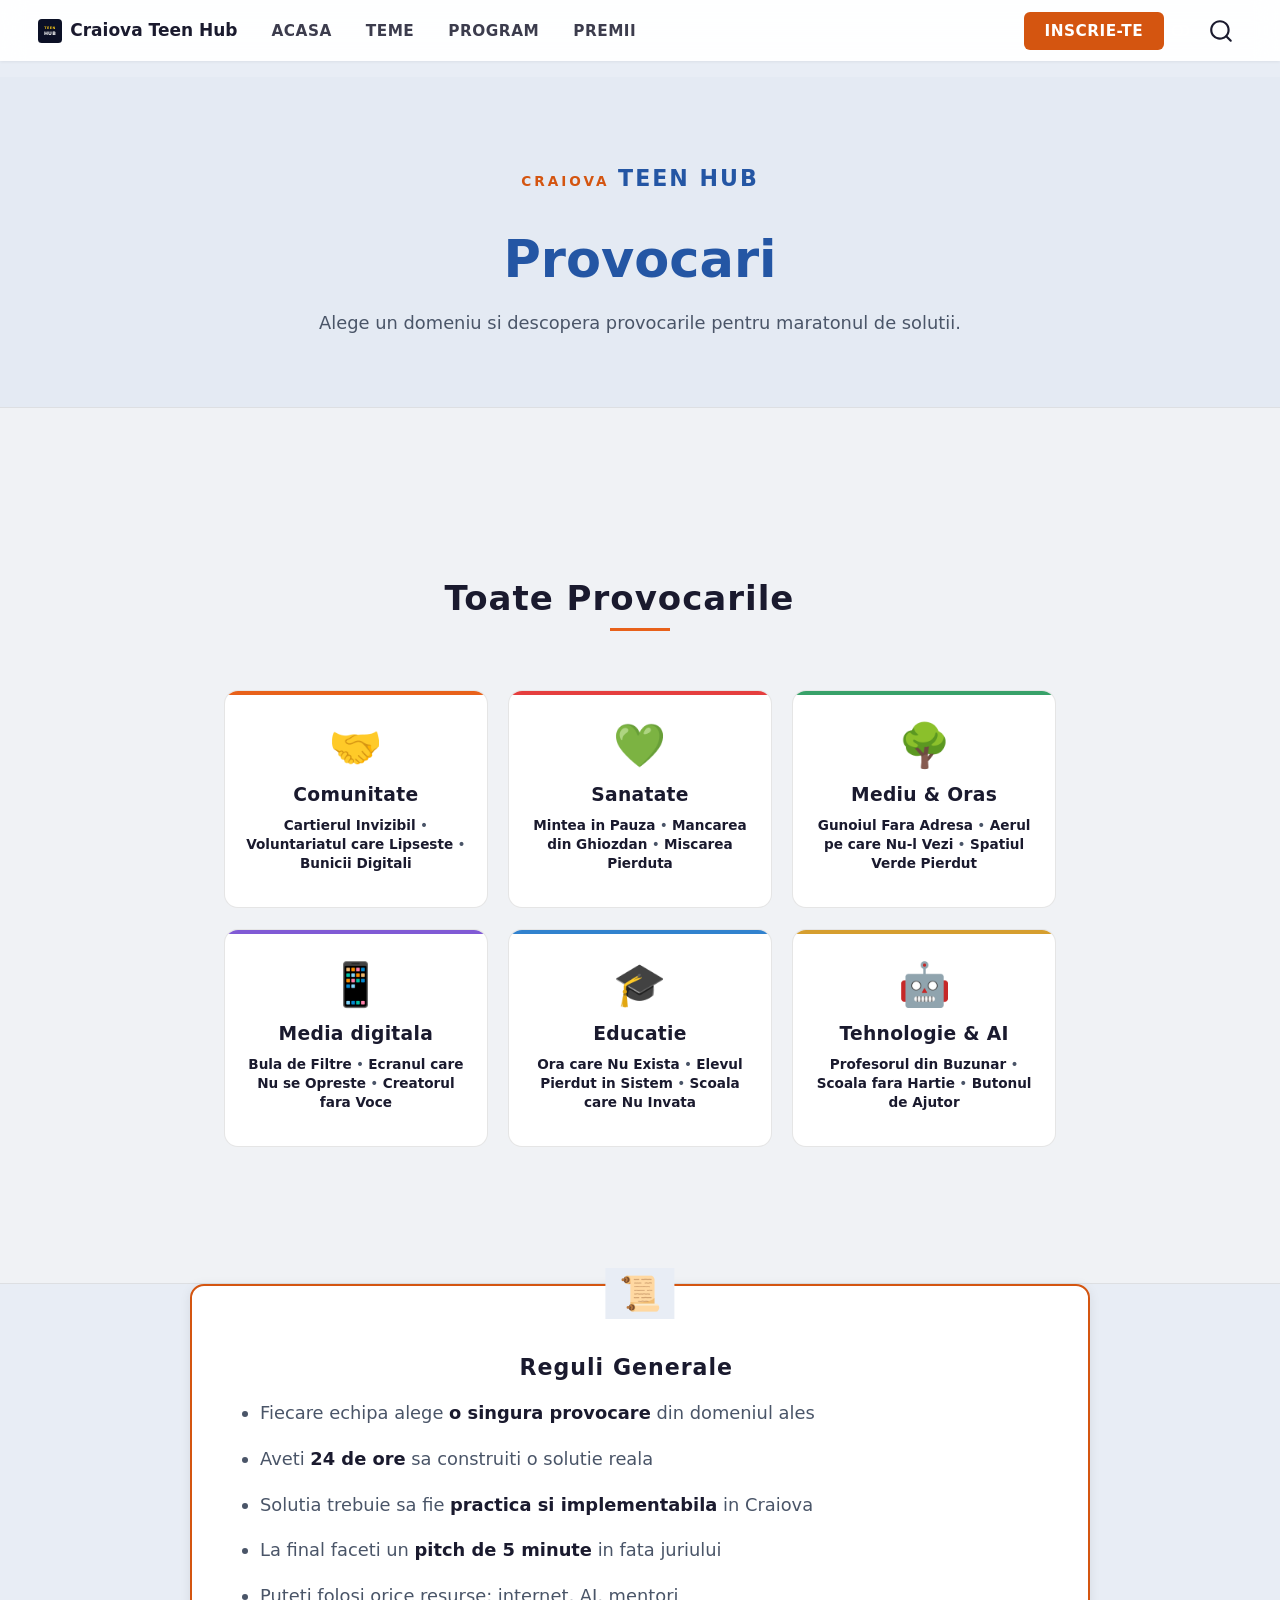
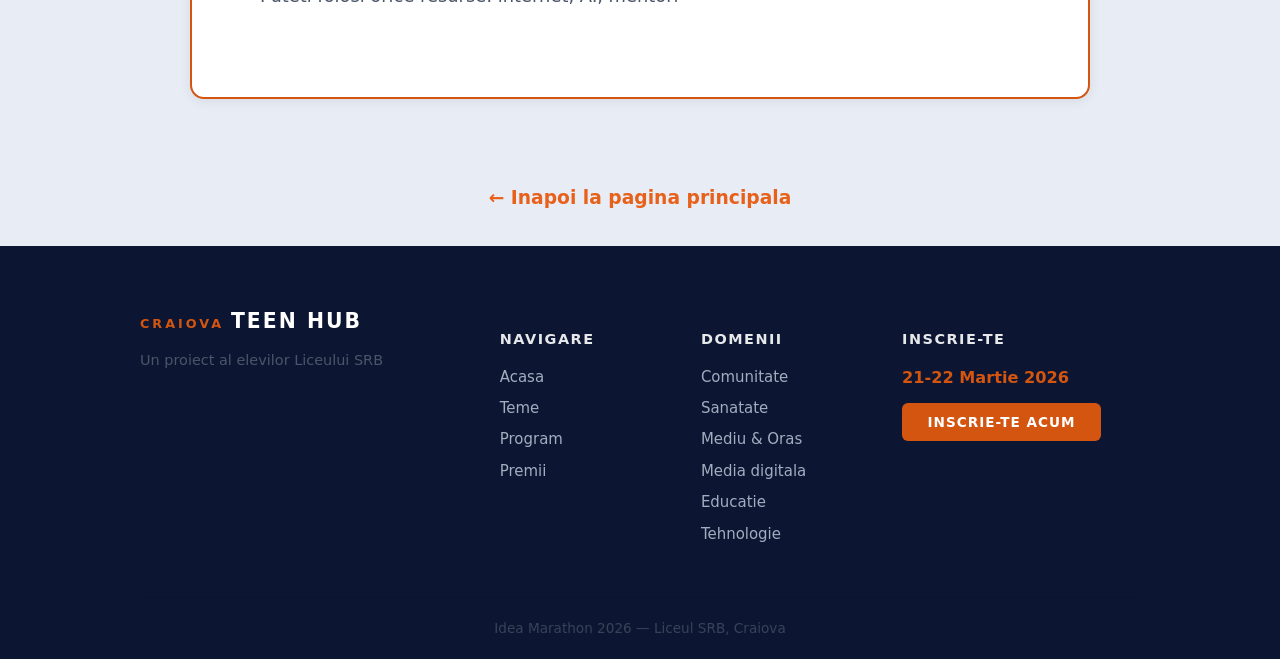
<file: challenges/index.html>
<!DOCTYPE html>
<html xmlns="http://www.w3.org/1999/xhtml" lang="en" xml:lang="en"><head>

<meta charset="utf-8">
<meta name="generator" content="quarto-1.8.26">

<meta name="viewport" content="width=device-width, initial-scale=1.0, user-scalable=yes">


<title>Provocari | Idea Marathon – Craiova Teen Hub</title>
<style>
code{white-space: pre-wrap;}
span.smallcaps{font-variant: small-caps;}
div.columns{display: flex; gap: min(4vw, 1.5em);}
div.column{flex: auto; overflow-x: auto;}
div.hanging-indent{margin-left: 1.5em; text-indent: -1.5em;}
ul.task-list{list-style: none;}
ul.task-list li input[type="checkbox"] {
  width: 0.8em;
  margin: 0 0.8em 0.2em -1em; /* quarto-specific, see https://github.com/quarto-dev/quarto-cli/issues/4556 */ 
  vertical-align: middle;
}
</style>


<script src="../site_libs/quarto-nav/quarto-nav.js"></script>
<script src="../site_libs/quarto-nav/headroom.min.js"></script>
<script src="../site_libs/clipboard/clipboard.min.js"></script>
<script src="../site_libs/quarto-search/autocomplete.umd.js"></script>
<script src="../site_libs/quarto-search/fuse.min.js"></script>
<script src="../site_libs/quarto-search/quarto-search.js"></script>
<meta name="quarto:offset" content="../">
<link href="../favicon.svg" rel="icon" type="image/svg+xml">
<script src="../site_libs/quarto-html/quarto.js" type="module"></script>
<script src="../site_libs/quarto-html/tabsets/tabsets.js" type="module"></script>
<script src="../site_libs/quarto-html/axe/axe-check.js" type="module"></script>
<script src="../site_libs/quarto-html/popper.min.js"></script>
<script src="../site_libs/quarto-html/tippy.umd.min.js"></script>
<script src="../site_libs/quarto-html/anchor.min.js"></script>
<link href="../site_libs/quarto-html/tippy.css" rel="stylesheet">
<link href="../site_libs/quarto-html/quarto-syntax-highlighting-587c61ba64f3a5504c4d52d930310e48.css" rel="stylesheet" class="quarto-color-scheme" id="quarto-text-highlighting-styles">
<link href="../site_libs/quarto-html/quarto-syntax-highlighting-dark-b758ccaa5987ceb1b75504551e579abf.css" rel="stylesheet" class="quarto-color-scheme quarto-color-alternate" id="quarto-text-highlighting-styles">
<link href="../site_libs/quarto-html/quarto-syntax-highlighting-587c61ba64f3a5504c4d52d930310e48.css" rel="stylesheet" class="quarto-color-scheme-extra" id="quarto-text-highlighting-styles">
<script src="../site_libs/bootstrap/bootstrap.min.js"></script>
<link href="../site_libs/bootstrap/bootstrap-icons.css" rel="stylesheet">
<link href="../site_libs/bootstrap/bootstrap-8185cfe6cc65199083a6c723d7da7d12.min.css" rel="stylesheet" append-hash="true" class="quarto-color-scheme" id="quarto-bootstrap" data-mode="light">
<link href="../site_libs/bootstrap/bootstrap-dark-67006fbea1832d3aa6421e30bd4da898.min.css" rel="stylesheet" append-hash="true" class="quarto-color-scheme quarto-color-alternate" id="quarto-bootstrap" data-mode="dark">
<link href="../site_libs/bootstrap/bootstrap-8185cfe6cc65199083a6c723d7da7d12.min.css" rel="stylesheet" append-hash="true" class="quarto-color-scheme-extra" id="quarto-bootstrap" data-mode="light">
<script id="quarto-search-options" type="application/json">{
  "location": "navbar",
  "copy-button": false,
  "collapse-after": 3,
  "panel-placement": "end",
  "type": "overlay",
  "limit": 50,
  "keyboard-shortcut": [
    "f",
    "/",
    "s"
  ],
  "show-item-context": false,
  "language": {
    "search-no-results-text": "No results",
    "search-matching-documents-text": "matching documents",
    "search-copy-link-title": "Copy link to search",
    "search-hide-matches-text": "Hide additional matches",
    "search-more-match-text": "more match in this document",
    "search-more-matches-text": "more matches in this document",
    "search-clear-button-title": "Clear",
    "search-text-placeholder": "",
    "search-detached-cancel-button-title": "Cancel",
    "search-submit-button-title": "Submit",
    "search-label": "Search"
  }
}</script>


<link rel="stylesheet" href="../styles.css">
<meta property="og:title" content="Provocari | Idea Marathon">
<meta property="og:description" content="Idea Marathon - Un maraton de solutii pentru elevii de clasa a IX-a din Craiova. 21-22 Martie 2026.">
<meta property="og:image" content="https://chenistdigital.github.io/teenhub/challenges/images/9.jpeg">
<meta property="og:site_name" content="Craiova Teen Hub">
<meta name="twitter:title" content="Provocari | Idea Marathon">
<meta name="twitter:image" content="https://chenistdigital.github.io/teenhub/challenges/images/9.jpeg">
<meta name="twitter:card" content="summary_large_image">
</head>

<body class="nav-fixed fullcontent quarto-light"><script id="quarto-html-before-body" type="application/javascript">
    const toggleBodyColorMode = (bsSheetEl) => {
      const mode = bsSheetEl.getAttribute("data-mode");
      const bodyEl = window.document.querySelector("body");
      if (mode === "dark") {
        bodyEl.classList.add("quarto-dark");
        bodyEl.classList.remove("quarto-light");
      } else {
        bodyEl.classList.add("quarto-light");
        bodyEl.classList.remove("quarto-dark");
      }
    }
    const toggleBodyColorPrimary = () => {
      const bsSheetEl = window.document.querySelector("link#quarto-bootstrap:not([rel=disabled-stylesheet])");
      if (bsSheetEl) {
        toggleBodyColorMode(bsSheetEl);
      }
    }
    const setColorSchemeToggle = (alternate) => {
      const toggles = window.document.querySelectorAll('.quarto-color-scheme-toggle');
      for (let i=0; i < toggles.length; i++) {
        const toggle = toggles[i];
        if (toggle) {
          if (alternate) {
            toggle.classList.add("alternate");
          } else {
            toggle.classList.remove("alternate");
          }
        }
      }
    };
    const toggleColorMode = (alternate) => {
      // Switch the stylesheets
      const primaryStylesheets = window.document.querySelectorAll('link.quarto-color-scheme:not(.quarto-color-alternate)');
      const alternateStylesheets = window.document.querySelectorAll('link.quarto-color-scheme.quarto-color-alternate');
      manageTransitions('#quarto-margin-sidebar .nav-link', false);
      if (alternate) {
        // note: dark is layered on light, we don't disable primary!
        enableStylesheet(alternateStylesheets);
        for (const sheetNode of alternateStylesheets) {
          if (sheetNode.id === "quarto-bootstrap") {
            toggleBodyColorMode(sheetNode);
          }
        }
      } else {
        disableStylesheet(alternateStylesheets);
        enableStylesheet(primaryStylesheets)
        toggleBodyColorPrimary();
      }
      manageTransitions('#quarto-margin-sidebar .nav-link', true);
      // Switch the toggles
      setColorSchemeToggle(alternate)
      // Hack to workaround the fact that safari doesn't
      // properly recolor the scrollbar when toggling (#1455)
      if (navigator.userAgent.indexOf('Safari') > 0 && navigator.userAgent.indexOf('Chrome') == -1) {
        manageTransitions("body", false);
        window.scrollTo(0, 1);
        setTimeout(() => {
          window.scrollTo(0, 0);
          manageTransitions("body", true);
        }, 40);
      }
    }
    const disableStylesheet = (stylesheets) => {
      for (let i=0; i < stylesheets.length; i++) {
        const stylesheet = stylesheets[i];
        stylesheet.rel = 'disabled-stylesheet';
      }
    }
    const enableStylesheet = (stylesheets) => {
      for (let i=0; i < stylesheets.length; i++) {
        const stylesheet = stylesheets[i];
        if(stylesheet.rel !== 'stylesheet') { // for Chrome, which will still FOUC without this check
          stylesheet.rel = 'stylesheet';
        }
      }
    }
    const manageTransitions = (selector, allowTransitions) => {
      const els = window.document.querySelectorAll(selector);
      for (let i=0; i < els.length; i++) {
        const el = els[i];
        if (allowTransitions) {
          el.classList.remove('notransition');
        } else {
          el.classList.add('notransition');
        }
      }
    }
    const isFileUrl = () => {
      return window.location.protocol === 'file:';
    }
    const hasAlternateSentinel = () => {
      let styleSentinel = getColorSchemeSentinel();
      if (styleSentinel !== null) {
        return styleSentinel === "alternate";
      } else {
        return false;
      }
    }
    const setStyleSentinel = (alternate) => {
      const value = alternate ? "alternate" : "default";
      if (!isFileUrl()) {
        window.localStorage.setItem("quarto-color-scheme", value);
      } else {
        localAlternateSentinel = value;
      }
    }
    const getColorSchemeSentinel = () => {
      if (!isFileUrl()) {
        const storageValue = window.localStorage.getItem("quarto-color-scheme");
        return storageValue != null ? storageValue : localAlternateSentinel;
      } else {
        return localAlternateSentinel;
      }
    }
    const toggleGiscusIfUsed = (isAlternate, darkModeDefault) => {
      const baseTheme = document.querySelector('#giscus-base-theme')?.value ?? 'light';
      const alternateTheme = document.querySelector('#giscus-alt-theme')?.value ?? 'dark';
      let newTheme = '';
      if(authorPrefersDark) {
        newTheme = isAlternate ? baseTheme : alternateTheme;
      } else {
        newTheme = isAlternate ? alternateTheme : baseTheme;
      }
      const changeGiscusTheme = () => {
        // From: https://github.com/giscus/giscus/issues/336
        const sendMessage = (message) => {
          const iframe = document.querySelector('iframe.giscus-frame');
          if (!iframe) return;
          iframe.contentWindow.postMessage({ giscus: message }, 'https://giscus.app');
        }
        sendMessage({
          setConfig: {
            theme: newTheme
          }
        });
      }
      const isGiscussLoaded = window.document.querySelector('iframe.giscus-frame') !== null;
      if (isGiscussLoaded) {
        changeGiscusTheme();
      }
    };
    const authorPrefersDark = false;
    const darkModeDefault = authorPrefersDark;
      document.querySelector('link#quarto-text-highlighting-styles.quarto-color-scheme-extra').rel = 'disabled-stylesheet';
      document.querySelector('link#quarto-bootstrap.quarto-color-scheme-extra').rel = 'disabled-stylesheet';
    let localAlternateSentinel = darkModeDefault ? 'alternate' : 'default';
    // Dark / light mode switch
    window.quartoToggleColorScheme = () => {
      // Read the current dark / light value
      let toAlternate = !hasAlternateSentinel();
      toggleColorMode(toAlternate);
      setStyleSentinel(toAlternate);
      toggleGiscusIfUsed(toAlternate, darkModeDefault);
      window.dispatchEvent(new Event('resize'));
    };
    // Switch to dark mode if need be
    if (hasAlternateSentinel()) {
      toggleColorMode(true);
    } else {
      toggleColorMode(false);
    }
  </script>

<div id="quarto-search-results"></div>
  <header id="quarto-header" class="headroom fixed-top">
    <nav class="navbar navbar-expand-lg " data-bs-theme="dark">
      <div class="navbar-container container-fluid">
      <div class="navbar-brand-container mx-auto">
    <a href="../index.html" class="navbar-brand navbar-brand-logo">
    <img src="../favicon.svg" alt="" class="navbar-logo light-content">
    <img src="../favicon.svg" alt="" class="navbar-logo dark-content">
    </a>
    <a class="navbar-brand" href="../index.html">
    <span class="navbar-title">Craiova Teen Hub</span>
    </a>
  </div>
            <div id="quarto-search" class="" title="Search"></div>
          <button class="navbar-toggler" type="button" data-bs-toggle="collapse" data-bs-target="#navbarCollapse" aria-controls="navbarCollapse" role="menu" aria-expanded="false" aria-label="Toggle navigation" onclick="if (window.quartoToggleHeadroom) { window.quartoToggleHeadroom(); }">
  <span class="navbar-toggler-icon"></span>
</button>
          <div class="collapse navbar-collapse" id="navbarCollapse">
            <ul class="navbar-nav navbar-nav-scroll me-auto">
  <li class="nav-item">
    <a class="nav-link" href="../index.html"> 
<span class="menu-text">Acasa</span></a>
  </li>  
  <li class="nav-item">
    <a class="nav-link" href="../index.html#teme"> 
<span class="menu-text">Teme</span></a>
  </li>  
  <li class="nav-item">
    <a class="nav-link" href="../index.html#program"> 
<span class="menu-text">Program</span></a>
  </li>  
  <li class="nav-item">
    <a class="nav-link" href="../index.html#premii"> 
<span class="menu-text">Premii</span></a>
  </li>  
</ul>
            <ul class="navbar-nav navbar-nav-scroll ms-auto">
  <li class="nav-item">
    <a class="nav-link" href="../inscriere.html"> 
<span class="menu-text">INSCRIE-TE</span></a>
  </li>  
</ul>
          </div> <!-- /navcollapse -->
            <div class="quarto-navbar-tools">
  <a href="" class="quarto-color-scheme-toggle quarto-navigation-tool  px-1" onclick="window.quartoToggleColorScheme(); return false;" title="Toggle dark mode"><i class="bi"></i></a>
</div>
      </div> <!-- /container-fluid -->
    </nav>
</header>
<!-- content -->
<div id="quarto-content" class="quarto-container page-columns page-rows-contents page-layout-article page-navbar">
<!-- sidebar -->
<!-- margin-sidebar -->
    
<!-- main -->
<main class="content" id="quarto-document-content"><header id="title-block-header" class="quarto-title-block"></header>





<div class="domain-hero">
<div class="logo-text logo-text-sm">
<p><span class="logo-craiova">CRAIOVA</span> <span class="logo-teenhub">TEEN HUB</span></p>
</div>
<section id="provocari" class="level1">
<h1>Provocari</h1>
<div class="tagline">
<p>Alege un domeniu si descopera provocarile pentru maratonul de solutii.</p>
</div>
</section>
</div>
<div class="dark-section">
<section id="toate-provocarile" class="level2 inner">
<h2 class="anchored" data-anchor-id="toate-provocarile">Toate Provocarile</h2>
<div class="domain-grid">
<a href="comunitate.html" class="domain-card domain-comunitate">
<div class="domain-icon">
🤝
</div>
<div class="domain-name">
Comunitate
</div>
<div class="domain-teaser">
<strong>Cartierul Invizibil</strong> • <strong>Voluntariatul care Lipseste</strong> • <strong>Bunicii Digitali</strong>
</div>
</a><a href="sanatate.html" class="domain-card domain-sanatate">
<div class="domain-icon">
💚
</div>
<div class="domain-name">
Sanatate
</div>
<div class="domain-teaser">
<strong>Mintea in Pauza</strong> • <strong>Mancarea din Ghiozdan</strong> • <strong>Miscarea Pierduta</strong>
</div>
</a><a href="mediu.html" class="domain-card domain-mediu">
<div class="domain-icon">
🌳
</div>
<div class="domain-name">
Mediu &amp; Oras
</div>
<div class="domain-teaser">
<strong>Gunoiul Fara Adresa</strong> • <strong>Aerul pe care Nu-l Vezi</strong> • <strong>Spatiul Verde Pierdut</strong>
</div>
</a><a href="media-digitala.html" class="domain-card domain-media">
<div class="domain-icon">
📱
</div>
<div class="domain-name">
Media digitala
</div>
<div class="domain-teaser">
<strong>Bula de Filtre</strong> • <strong>Ecranul care Nu se Opreste</strong> • <strong>Creatorul fara Voce</strong>
</div>
</a><a href="educatie.html" class="domain-card domain-educatie">
<div class="domain-icon">
🎓
</div>
<div class="domain-name">
Educatie
</div>
<div class="domain-teaser">
<strong>Ora care Nu Exista</strong> • <strong>Elevul Pierdut in Sistem</strong> • <strong>Scoala care Nu Invata</strong>
</div>
</a><a href="tehnologie.html" class="domain-card domain-tehnologie">
<div class="domain-icon">
🤖
</div>
<div class="domain-name">
Tehnologie &amp; AI
</div>
<div class="domain-teaser">
<strong>Profesorul din Buzunar</strong> • <strong>Scoala fara Hartie</strong> • <strong>Butonul de Ajutor</strong>
</div>
</a>
</div>
</section>
</div>
<section id="reguli-generale" class="level2 challenge-rules">
<h2 class="anchored" data-anchor-id="reguli-generale">Reguli Generale</h2>
<ul>
<li>Fiecare echipa alege <strong>o singura provocare</strong> din domeniul ales</li>
<li>Aveti <strong>24 de ore</strong> sa construiti o solutie reala</li>
<li>Solutia trebuie sa fie <strong>practica si implementabila</strong> in Craiova</li>
<li>La final faceti un <strong>pitch de 5 minute</strong> in fata juriului</li>
<li>Puteti folosi orice resurse: internet, AI, mentori</li>
</ul>
</section>
<div style="text-align: center; margin: 2rem 0;">
<a href="../index.html" class="back-link">← Inapoi la pagina principala</a>
</div>
<button class="scroll-top" onclick="window.scrollTo({top:0,behavior:'smooth'})" aria-label="Scroll to top">
↑
</button>
<footer class="site-footer">
<div class="footer-inner">
<div class="footer-col footer-brand">
<div class="footer-logo">
<span class="logo-craiova">CRAIOVA</span> <span class="logo-teenhub">TEEN HUB</span>
</div>
<p class="footer-tagline">
Un proiect al elevilor Liceului SRB
</p>
</div>
<div class="footer-col">
<h4 class="anchored">
Navigare
</h4>
<ul>
<li>
<a href="../index.html">Acasa</a>
</li>
<li>
<a href="../index.html#teme">Teme</a>
</li>
<li>
<a href="../index.html#program">Program</a>
</li>
<li>
<a href="../index.html#premii">Premii</a>
</li>
</ul>
</div>
<div class="footer-col">
<h4 class="anchored">
Domenii
</h4>
<ul>
<li>
<a href="comunitate.html">Comunitate</a>
</li>
<li>
<a href="sanatate.html">Sanatate</a>
</li>
<li>
<a href="mediu.html">Mediu &amp; Oras</a>
</li>
<li>
<a href="media-digitala.html">Media digitala</a>
</li>
<li>
<a href="educatie.html">Educatie</a>
</li>
<li>
<a href="tehnologie.html">Tehnologie</a>
</li>
</ul>
</div>
<div class="footer-col">
<h4 class="anchored">
Inscrie-te
</h4>
<p class="footer-cta-text">
21-22 Martie 2026
</p>
<a href="../inscriere.html" class="footer-cta">INSCRIE-TE ACUM</a>
</div>
</div>
<div class="footer-bottom">
<p>
Idea Marathon 2026 — Liceul SRB, Craiova
</p>
</div>
</footer>



</main> <!-- /main -->
<script id="quarto-html-after-body" type="application/javascript">
  window.document.addEventListener("DOMContentLoaded", function (event) {
    // Ensure there is a toggle, if there isn't float one in the top right
    if (window.document.querySelector('.quarto-color-scheme-toggle') === null) {
      const a = window.document.createElement('a');
      a.classList.add('top-right');
      a.classList.add('quarto-color-scheme-toggle');
      a.href = "";
      a.onclick = function() { try { window.quartoToggleColorScheme(); } catch {} return false; };
      const i = window.document.createElement("i");
      i.classList.add('bi');
      a.appendChild(i);
      window.document.body.appendChild(a);
    }
    setColorSchemeToggle(hasAlternateSentinel())
    const icon = "";
    const anchorJS = new window.AnchorJS();
    anchorJS.options = {
      placement: 'right',
      icon: icon
    };
    anchorJS.add('.anchored');
    const isCodeAnnotation = (el) => {
      for (const clz of el.classList) {
        if (clz.startsWith('code-annotation-')) {                     
          return true;
        }
      }
      return false;
    }
    const onCopySuccess = function(e) {
      // button target
      const button = e.trigger;
      // don't keep focus
      button.blur();
      // flash "checked"
      button.classList.add('code-copy-button-checked');
      var currentTitle = button.getAttribute("title");
      button.setAttribute("title", "Copied!");
      let tooltip;
      if (window.bootstrap) {
        button.setAttribute("data-bs-toggle", "tooltip");
        button.setAttribute("data-bs-placement", "left");
        button.setAttribute("data-bs-title", "Copied!");
        tooltip = new bootstrap.Tooltip(button, 
          { trigger: "manual", 
            customClass: "code-copy-button-tooltip",
            offset: [0, -8]});
        tooltip.show();    
      }
      setTimeout(function() {
        if (tooltip) {
          tooltip.hide();
          button.removeAttribute("data-bs-title");
          button.removeAttribute("data-bs-toggle");
          button.removeAttribute("data-bs-placement");
        }
        button.setAttribute("title", currentTitle);
        button.classList.remove('code-copy-button-checked');
      }, 1000);
      // clear code selection
      e.clearSelection();
    }
    const getTextToCopy = function(trigger) {
      const outerScaffold = trigger.parentElement.cloneNode(true);
      const codeEl = outerScaffold.querySelector('code');
      for (const childEl of codeEl.children) {
        if (isCodeAnnotation(childEl)) {
          childEl.remove();
        }
      }
      return codeEl.innerText;
    }
    const clipboard = new window.ClipboardJS('.code-copy-button:not([data-in-quarto-modal])', {
      text: getTextToCopy
    });
    clipboard.on('success', onCopySuccess);
    if (window.document.getElementById('quarto-embedded-source-code-modal')) {
      const clipboardModal = new window.ClipboardJS('.code-copy-button[data-in-quarto-modal]', {
        text: getTextToCopy,
        container: window.document.getElementById('quarto-embedded-source-code-modal')
      });
      clipboardModal.on('success', onCopySuccess);
    }
      var localhostRegex = new RegExp(/^(?:http|https):\/\/localhost\:?[0-9]*\//);
      var mailtoRegex = new RegExp(/^mailto:/);
        var filterRegex = new RegExp("https:\/\/chenistdigital\.github\.io\/teenhub\/");
      var isInternal = (href) => {
          return filterRegex.test(href) || localhostRegex.test(href) || mailtoRegex.test(href);
      }
      // Inspect non-navigation links and adorn them if external
     var links = window.document.querySelectorAll('a[href]:not(.nav-link):not(.navbar-brand):not(.toc-action):not(.sidebar-link):not(.sidebar-item-toggle):not(.pagination-link):not(.no-external):not([aria-hidden]):not(.dropdown-item):not(.quarto-navigation-tool):not(.about-link)');
      for (var i=0; i<links.length; i++) {
        const link = links[i];
        if (!isInternal(link.href)) {
          // undo the damage that might have been done by quarto-nav.js in the case of
          // links that we want to consider external
          if (link.dataset.originalHref !== undefined) {
            link.href = link.dataset.originalHref;
          }
        }
      }
    function tippyHover(el, contentFn, onTriggerFn, onUntriggerFn) {
      const config = {
        allowHTML: true,
        maxWidth: 500,
        delay: 100,
        arrow: false,
        appendTo: function(el) {
            return el.parentElement;
        },
        interactive: true,
        interactiveBorder: 10,
        theme: 'quarto',
        placement: 'bottom-start',
      };
      if (contentFn) {
        config.content = contentFn;
      }
      if (onTriggerFn) {
        config.onTrigger = onTriggerFn;
      }
      if (onUntriggerFn) {
        config.onUntrigger = onUntriggerFn;
      }
      window.tippy(el, config); 
    }
    const noterefs = window.document.querySelectorAll('a[role="doc-noteref"]');
    for (var i=0; i<noterefs.length; i++) {
      const ref = noterefs[i];
      tippyHover(ref, function() {
        // use id or data attribute instead here
        let href = ref.getAttribute('data-footnote-href') || ref.getAttribute('href');
        try { href = new URL(href).hash; } catch {}
        const id = href.replace(/^#\/?/, "");
        const note = window.document.getElementById(id);
        if (note) {
          return note.innerHTML;
        } else {
          return "";
        }
      });
    }
    const xrefs = window.document.querySelectorAll('a.quarto-xref');
    const processXRef = (id, note) => {
      // Strip column container classes
      const stripColumnClz = (el) => {
        el.classList.remove("page-full", "page-columns");
        if (el.children) {
          for (const child of el.children) {
            stripColumnClz(child);
          }
        }
      }
      stripColumnClz(note)
      if (id === null || id.startsWith('sec-')) {
        // Special case sections, only their first couple elements
        const container = document.createElement("div");
        if (note.children && note.children.length > 2) {
          container.appendChild(note.children[0].cloneNode(true));
          for (let i = 1; i < note.children.length; i++) {
            const child = note.children[i];
            if (child.tagName === "P" && child.innerText === "") {
              continue;
            } else {
              container.appendChild(child.cloneNode(true));
              break;
            }
          }
          if (window.Quarto?.typesetMath) {
            window.Quarto.typesetMath(container);
          }
          return container.innerHTML
        } else {
          if (window.Quarto?.typesetMath) {
            window.Quarto.typesetMath(note);
          }
          return note.innerHTML;
        }
      } else {
        // Remove any anchor links if they are present
        const anchorLink = note.querySelector('a.anchorjs-link');
        if (anchorLink) {
          anchorLink.remove();
        }
        if (window.Quarto?.typesetMath) {
          window.Quarto.typesetMath(note);
        }
        if (note.classList.contains("callout")) {
          return note.outerHTML;
        } else {
          return note.innerHTML;
        }
      }
    }
    for (var i=0; i<xrefs.length; i++) {
      const xref = xrefs[i];
      tippyHover(xref, undefined, function(instance) {
        instance.disable();
        let url = xref.getAttribute('href');
        let hash = undefined; 
        if (url.startsWith('#')) {
          hash = url;
        } else {
          try { hash = new URL(url).hash; } catch {}
        }
        if (hash) {
          const id = hash.replace(/^#\/?/, "");
          const note = window.document.getElementById(id);
          if (note !== null) {
            try {
              const html = processXRef(id, note.cloneNode(true));
              instance.setContent(html);
            } finally {
              instance.enable();
              instance.show();
            }
          } else {
            // See if we can fetch this
            fetch(url.split('#')[0])
            .then(res => res.text())
            .then(html => {
              const parser = new DOMParser();
              const htmlDoc = parser.parseFromString(html, "text/html");
              const note = htmlDoc.getElementById(id);
              if (note !== null) {
                const html = processXRef(id, note);
                instance.setContent(html);
              } 
            }).finally(() => {
              instance.enable();
              instance.show();
            });
          }
        } else {
          // See if we can fetch a full url (with no hash to target)
          // This is a special case and we should probably do some content thinning / targeting
          fetch(url)
          .then(res => res.text())
          .then(html => {
            const parser = new DOMParser();
            const htmlDoc = parser.parseFromString(html, "text/html");
            const note = htmlDoc.querySelector('main.content');
            if (note !== null) {
              // This should only happen for chapter cross references
              // (since there is no id in the URL)
              // remove the first header
              if (note.children.length > 0 && note.children[0].tagName === "HEADER") {
                note.children[0].remove();
              }
              const html = processXRef(null, note);
              instance.setContent(html);
            } 
          }).finally(() => {
            instance.enable();
            instance.show();
          });
        }
      }, function(instance) {
      });
    }
        let selectedAnnoteEl;
        const selectorForAnnotation = ( cell, annotation) => {
          let cellAttr = 'data-code-cell="' + cell + '"';
          let lineAttr = 'data-code-annotation="' +  annotation + '"';
          const selector = 'span[' + cellAttr + '][' + lineAttr + ']';
          return selector;
        }
        const selectCodeLines = (annoteEl) => {
          const doc = window.document;
          const targetCell = annoteEl.getAttribute("data-target-cell");
          const targetAnnotation = annoteEl.getAttribute("data-target-annotation");
          const annoteSpan = window.document.querySelector(selectorForAnnotation(targetCell, targetAnnotation));
          const lines = annoteSpan.getAttribute("data-code-lines").split(",");
          const lineIds = lines.map((line) => {
            return targetCell + "-" + line;
          })
          let top = null;
          let height = null;
          let parent = null;
          if (lineIds.length > 0) {
              //compute the position of the single el (top and bottom and make a div)
              const el = window.document.getElementById(lineIds[0]);
              top = el.offsetTop;
              height = el.offsetHeight;
              parent = el.parentElement.parentElement;
            if (lineIds.length > 1) {
              const lastEl = window.document.getElementById(lineIds[lineIds.length - 1]);
              const bottom = lastEl.offsetTop + lastEl.offsetHeight;
              height = bottom - top;
            }
            if (top !== null && height !== null && parent !== null) {
              // cook up a div (if necessary) and position it 
              let div = window.document.getElementById("code-annotation-line-highlight");
              if (div === null) {
                div = window.document.createElement("div");
                div.setAttribute("id", "code-annotation-line-highlight");
                div.style.position = 'absolute';
                parent.appendChild(div);
              }
              div.style.top = top - 2 + "px";
              div.style.height = height + 4 + "px";
              div.style.left = 0;
              let gutterDiv = window.document.getElementById("code-annotation-line-highlight-gutter");
              if (gutterDiv === null) {
                gutterDiv = window.document.createElement("div");
                gutterDiv.setAttribute("id", "code-annotation-line-highlight-gutter");
                gutterDiv.style.position = 'absolute';
                const codeCell = window.document.getElementById(targetCell);
                const gutter = codeCell.querySelector('.code-annotation-gutter');
                gutter.appendChild(gutterDiv);
              }
              gutterDiv.style.top = top - 2 + "px";
              gutterDiv.style.height = height + 4 + "px";
            }
            selectedAnnoteEl = annoteEl;
          }
        };
        const unselectCodeLines = () => {
          const elementsIds = ["code-annotation-line-highlight", "code-annotation-line-highlight-gutter"];
          elementsIds.forEach((elId) => {
            const div = window.document.getElementById(elId);
            if (div) {
              div.remove();
            }
          });
          selectedAnnoteEl = undefined;
        };
          // Handle positioning of the toggle
      window.addEventListener(
        "resize",
        throttle(() => {
          elRect = undefined;
          if (selectedAnnoteEl) {
            selectCodeLines(selectedAnnoteEl);
          }
        }, 10)
      );
      function throttle(fn, ms) {
      let throttle = false;
      let timer;
        return (...args) => {
          if(!throttle) { // first call gets through
              fn.apply(this, args);
              throttle = true;
          } else { // all the others get throttled
              if(timer) clearTimeout(timer); // cancel #2
              timer = setTimeout(() => {
                fn.apply(this, args);
                timer = throttle = false;
              }, ms);
          }
        };
      }
        // Attach click handler to the DT
        const annoteDls = window.document.querySelectorAll('dt[data-target-cell]');
        for (const annoteDlNode of annoteDls) {
          annoteDlNode.addEventListener('click', (event) => {
            const clickedEl = event.target;
            if (clickedEl !== selectedAnnoteEl) {
              unselectCodeLines();
              const activeEl = window.document.querySelector('dt[data-target-cell].code-annotation-active');
              if (activeEl) {
                activeEl.classList.remove('code-annotation-active');
              }
              selectCodeLines(clickedEl);
              clickedEl.classList.add('code-annotation-active');
            } else {
              // Unselect the line
              unselectCodeLines();
              clickedEl.classList.remove('code-annotation-active');
            }
          });
        }
    const findCites = (el) => {
      const parentEl = el.parentElement;
      if (parentEl) {
        const cites = parentEl.dataset.cites;
        if (cites) {
          return {
            el,
            cites: cites.split(' ')
          };
        } else {
          return findCites(el.parentElement)
        }
      } else {
        return undefined;
      }
    };
    var bibliorefs = window.document.querySelectorAll('a[role="doc-biblioref"]');
    for (var i=0; i<bibliorefs.length; i++) {
      const ref = bibliorefs[i];
      const citeInfo = findCites(ref);
      if (citeInfo) {
        tippyHover(citeInfo.el, function() {
          var popup = window.document.createElement('div');
          citeInfo.cites.forEach(function(cite) {
            var citeDiv = window.document.createElement('div');
            citeDiv.classList.add('hanging-indent');
            citeDiv.classList.add('csl-entry');
            var biblioDiv = window.document.getElementById('ref-' + cite);
            if (biblioDiv) {
              citeDiv.innerHTML = biblioDiv.innerHTML;
            }
            popup.appendChild(citeDiv);
          });
          return popup.innerHTML;
        });
      }
    }
  });
  </script>
</div> <!-- /content -->
<script src="../unlock.js"></script>




</body></html>
</file>
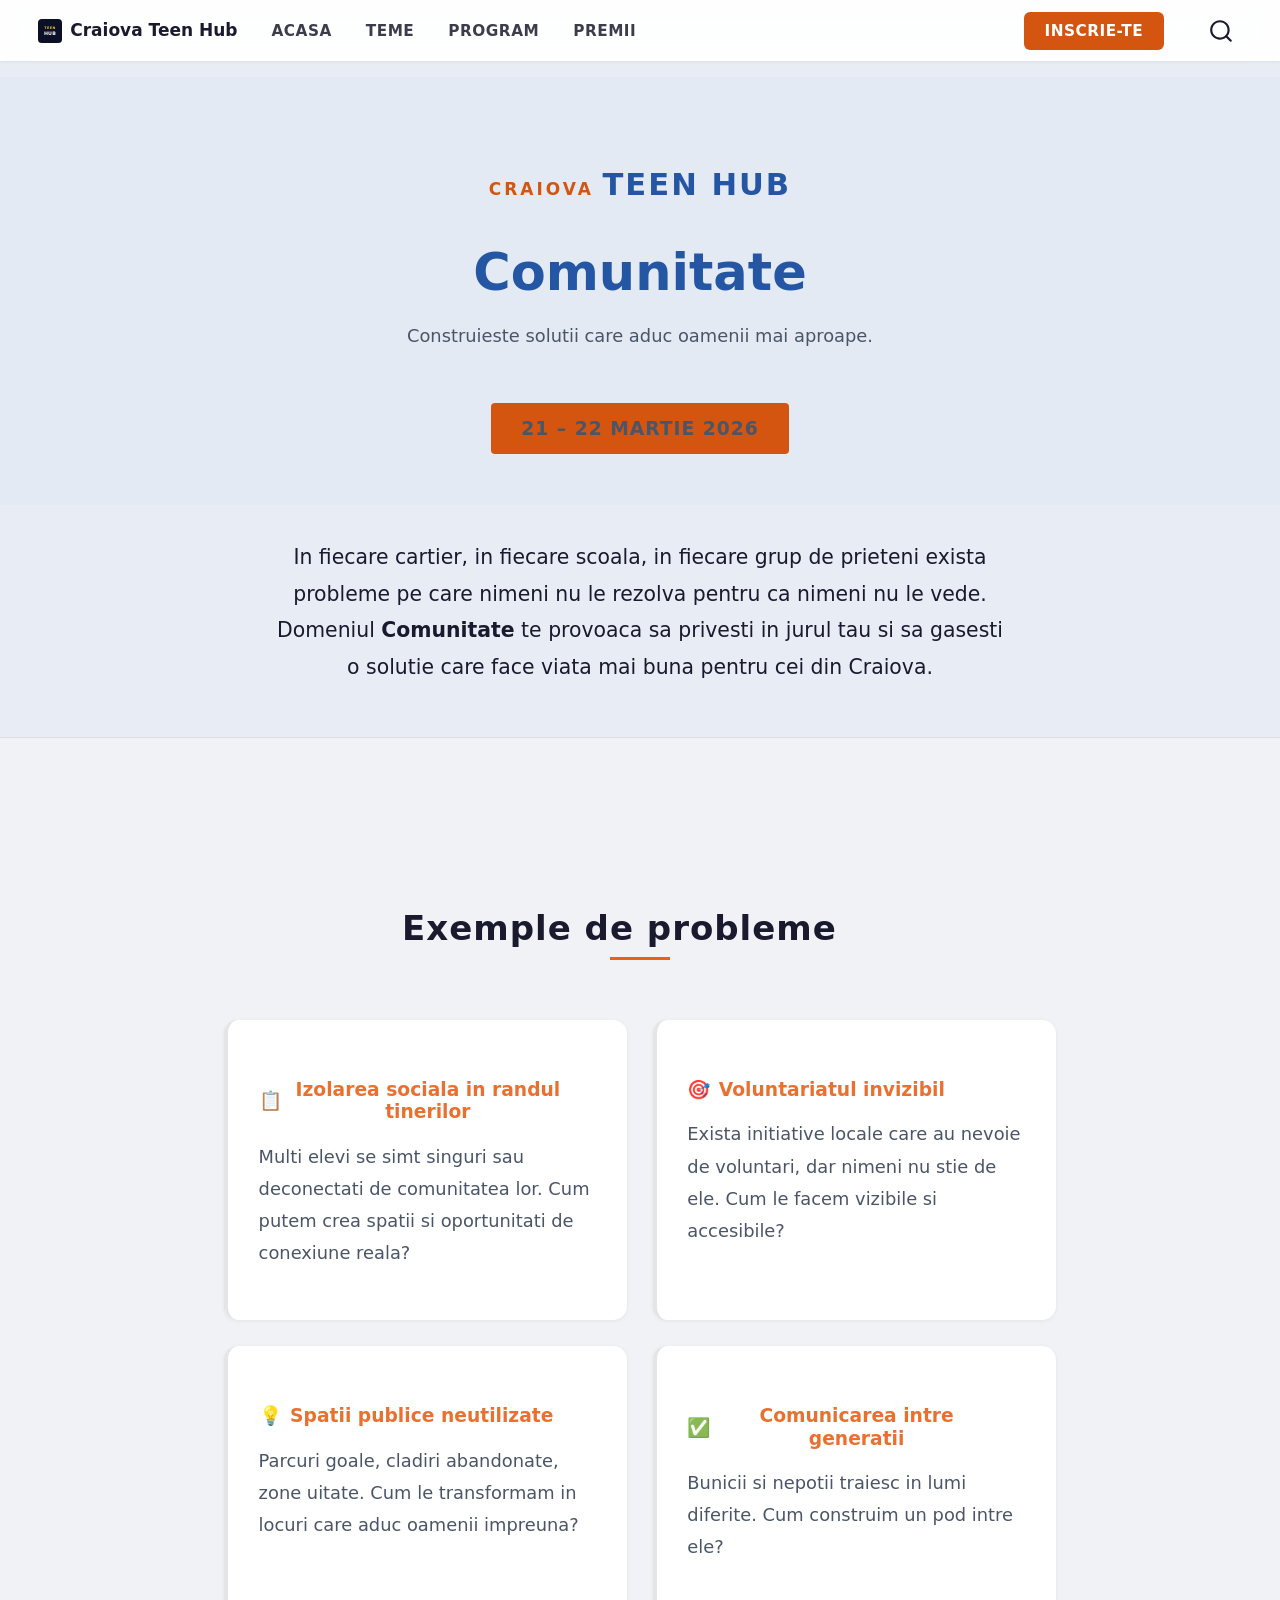
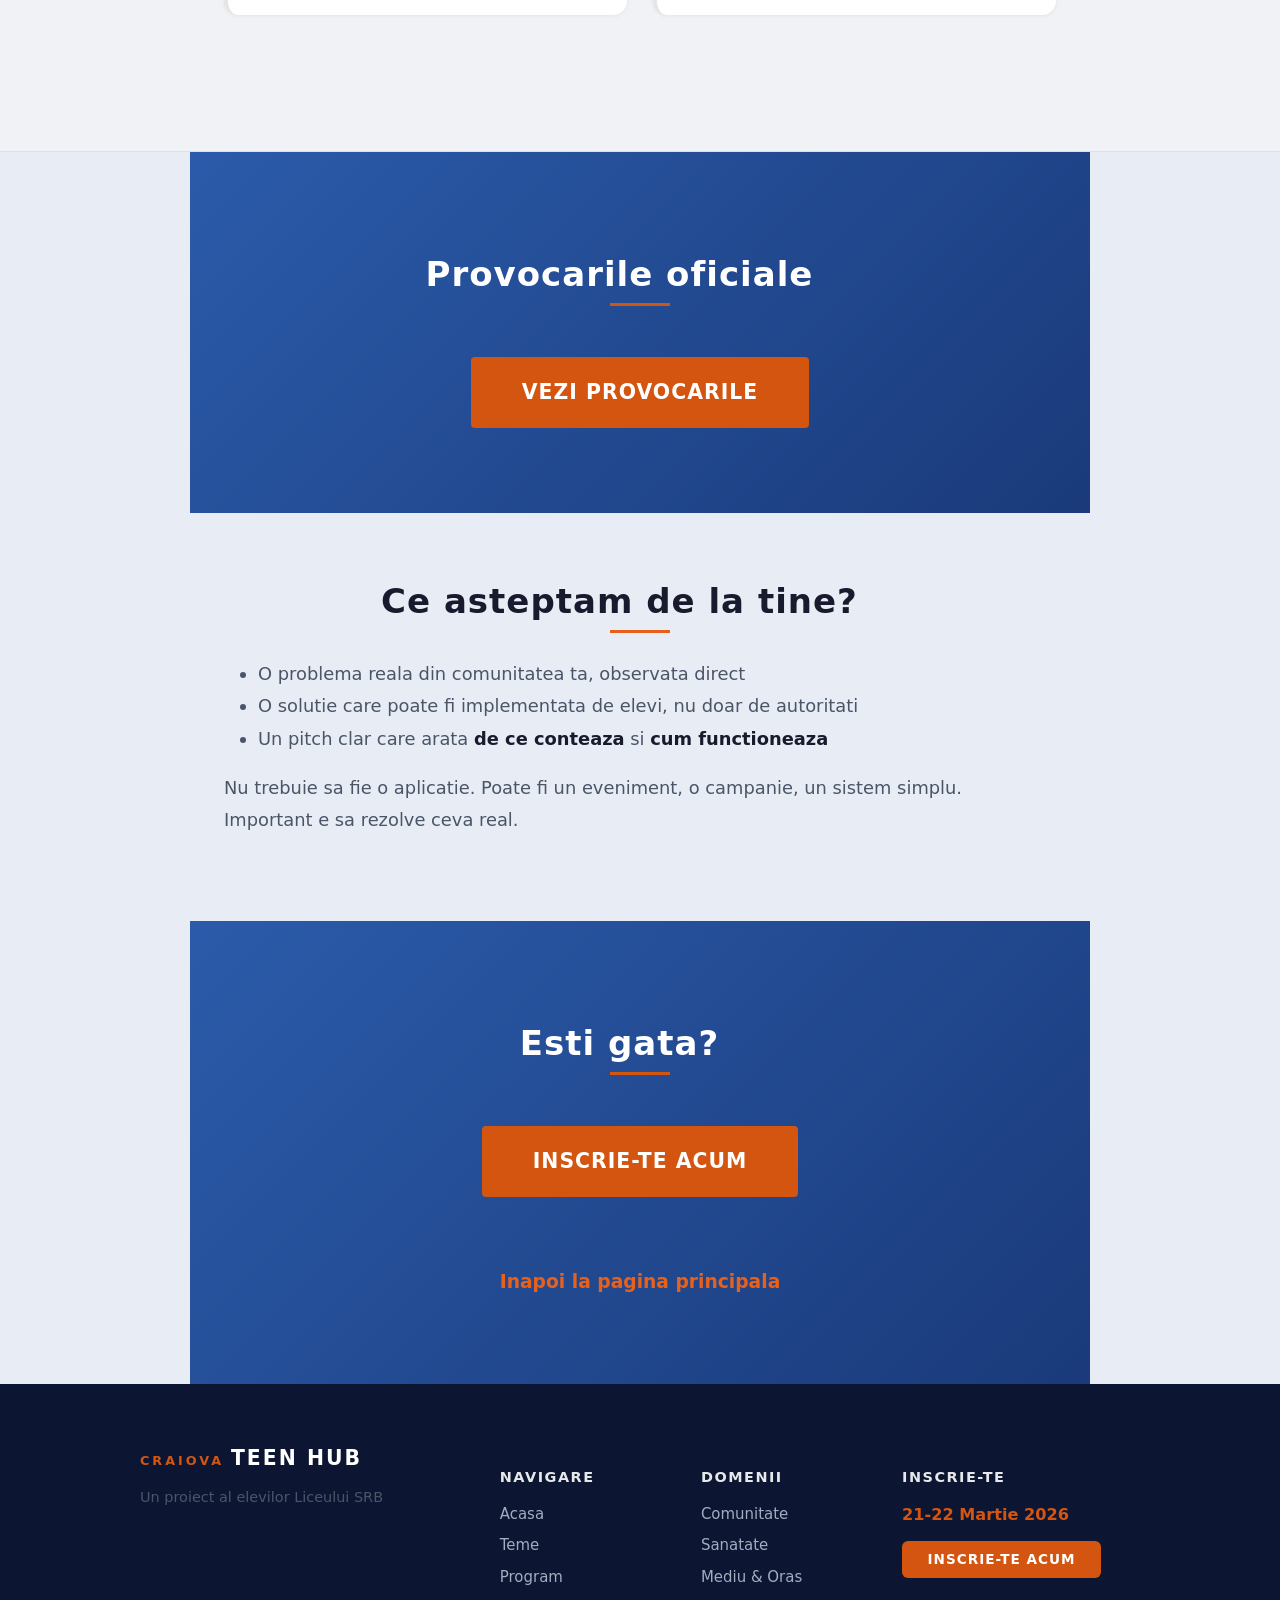
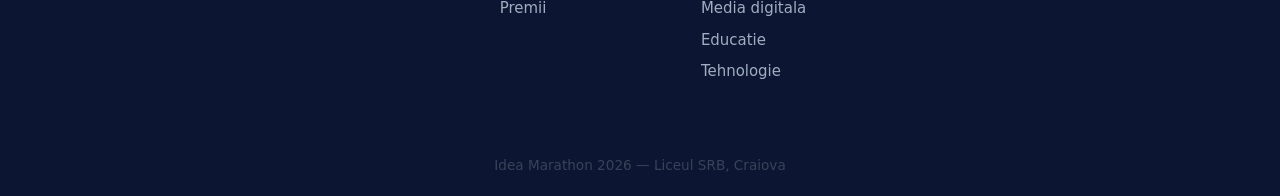
<file: comunitate.html>
<!DOCTYPE html>
<html xmlns="http://www.w3.org/1999/xhtml" lang="en" xml:lang="en"><head>

<meta charset="utf-8">
<meta name="generator" content="quarto-1.8.26">

<meta name="viewport" content="width=device-width, initial-scale=1.0, user-scalable=yes">


<title>Comunitate | Idea Marathon – Craiova Teen Hub</title>
<style>
code{white-space: pre-wrap;}
span.smallcaps{font-variant: small-caps;}
div.columns{display: flex; gap: min(4vw, 1.5em);}
div.column{flex: auto; overflow-x: auto;}
div.hanging-indent{margin-left: 1.5em; text-indent: -1.5em;}
ul.task-list{list-style: none;}
ul.task-list li input[type="checkbox"] {
  width: 0.8em;
  margin: 0 0.8em 0.2em -1em; /* quarto-specific, see https://github.com/quarto-dev/quarto-cli/issues/4556 */ 
  vertical-align: middle;
}
</style>


<script src="site_libs/quarto-nav/quarto-nav.js"></script>
<script src="site_libs/quarto-nav/headroom.min.js"></script>
<script src="site_libs/clipboard/clipboard.min.js"></script>
<script src="site_libs/quarto-search/autocomplete.umd.js"></script>
<script src="site_libs/quarto-search/fuse.min.js"></script>
<script src="site_libs/quarto-search/quarto-search.js"></script>
<meta name="quarto:offset" content="./">
<link href="./favicon.svg" rel="icon" type="image/svg+xml">
<script src="site_libs/quarto-html/quarto.js" type="module"></script>
<script src="site_libs/quarto-html/tabsets/tabsets.js" type="module"></script>
<script src="site_libs/quarto-html/axe/axe-check.js" type="module"></script>
<script src="site_libs/quarto-html/popper.min.js"></script>
<script src="site_libs/quarto-html/tippy.umd.min.js"></script>
<script src="site_libs/quarto-html/anchor.min.js"></script>
<link href="site_libs/quarto-html/tippy.css" rel="stylesheet">
<link href="site_libs/quarto-html/quarto-syntax-highlighting-587c61ba64f3a5504c4d52d930310e48.css" rel="stylesheet" class="quarto-color-scheme" id="quarto-text-highlighting-styles">
<link href="site_libs/quarto-html/quarto-syntax-highlighting-dark-b758ccaa5987ceb1b75504551e579abf.css" rel="stylesheet" class="quarto-color-scheme quarto-color-alternate" id="quarto-text-highlighting-styles">
<link href="site_libs/quarto-html/quarto-syntax-highlighting-587c61ba64f3a5504c4d52d930310e48.css" rel="stylesheet" class="quarto-color-scheme-extra" id="quarto-text-highlighting-styles">
<script src="site_libs/bootstrap/bootstrap.min.js"></script>
<link href="site_libs/bootstrap/bootstrap-icons.css" rel="stylesheet">
<link href="site_libs/bootstrap/bootstrap-8185cfe6cc65199083a6c723d7da7d12.min.css" rel="stylesheet" append-hash="true" class="quarto-color-scheme" id="quarto-bootstrap" data-mode="light">
<link href="site_libs/bootstrap/bootstrap-dark-67006fbea1832d3aa6421e30bd4da898.min.css" rel="stylesheet" append-hash="true" class="quarto-color-scheme quarto-color-alternate" id="quarto-bootstrap" data-mode="dark">
<link href="site_libs/bootstrap/bootstrap-8185cfe6cc65199083a6c723d7da7d12.min.css" rel="stylesheet" append-hash="true" class="quarto-color-scheme-extra" id="quarto-bootstrap" data-mode="light">
<script id="quarto-search-options" type="application/json">{
  "location": "navbar",
  "copy-button": false,
  "collapse-after": 3,
  "panel-placement": "end",
  "type": "overlay",
  "limit": 50,
  "keyboard-shortcut": [
    "f",
    "/",
    "s"
  ],
  "show-item-context": false,
  "language": {
    "search-no-results-text": "No results",
    "search-matching-documents-text": "matching documents",
    "search-copy-link-title": "Copy link to search",
    "search-hide-matches-text": "Hide additional matches",
    "search-more-match-text": "more match in this document",
    "search-more-matches-text": "more matches in this document",
    "search-clear-button-title": "Clear",
    "search-text-placeholder": "",
    "search-detached-cancel-button-title": "Cancel",
    "search-submit-button-title": "Submit",
    "search-label": "Search"
  }
}</script>


<link rel="stylesheet" href="styles.css">
<meta property="og:title" content="Comunitate | Idea Marathon">
<meta property="og:description" content="Idea Marathon - Un maraton de solutii pentru elevii de clasa a IX-a din Craiova. 21-22 Martie 2026.">
<meta property="og:image" content="https://chenistdigital.github.io/teenhub/images/9.jpeg">
<meta property="og:site_name" content="Craiova Teen Hub">
<meta name="twitter:title" content="Comunitate | Idea Marathon">
<meta name="twitter:description" content="Idea Marathon - Un maraton de solutii pentru elevii de clasa a IX-a din Craiova. 6 domenii, mentori, premii si oportunitati. 21-22 Martie 2026.">
<meta name="twitter:image" content="https://chenistdigital.github.io/teenhub/images/9.jpeg">
<meta name="twitter:card" content="summary_large_image">
</head>

<body class="nav-fixed fullcontent quarto-light"><script id="quarto-html-before-body" type="application/javascript">
    const toggleBodyColorMode = (bsSheetEl) => {
      const mode = bsSheetEl.getAttribute("data-mode");
      const bodyEl = window.document.querySelector("body");
      if (mode === "dark") {
        bodyEl.classList.add("quarto-dark");
        bodyEl.classList.remove("quarto-light");
      } else {
        bodyEl.classList.add("quarto-light");
        bodyEl.classList.remove("quarto-dark");
      }
    }
    const toggleBodyColorPrimary = () => {
      const bsSheetEl = window.document.querySelector("link#quarto-bootstrap:not([rel=disabled-stylesheet])");
      if (bsSheetEl) {
        toggleBodyColorMode(bsSheetEl);
      }
    }
    const setColorSchemeToggle = (alternate) => {
      const toggles = window.document.querySelectorAll('.quarto-color-scheme-toggle');
      for (let i=0; i < toggles.length; i++) {
        const toggle = toggles[i];
        if (toggle) {
          if (alternate) {
            toggle.classList.add("alternate");
          } else {
            toggle.classList.remove("alternate");
          }
        }
      }
    };
    const toggleColorMode = (alternate) => {
      // Switch the stylesheets
      const primaryStylesheets = window.document.querySelectorAll('link.quarto-color-scheme:not(.quarto-color-alternate)');
      const alternateStylesheets = window.document.querySelectorAll('link.quarto-color-scheme.quarto-color-alternate');
      manageTransitions('#quarto-margin-sidebar .nav-link', false);
      if (alternate) {
        // note: dark is layered on light, we don't disable primary!
        enableStylesheet(alternateStylesheets);
        for (const sheetNode of alternateStylesheets) {
          if (sheetNode.id === "quarto-bootstrap") {
            toggleBodyColorMode(sheetNode);
          }
        }
      } else {
        disableStylesheet(alternateStylesheets);
        enableStylesheet(primaryStylesheets)
        toggleBodyColorPrimary();
      }
      manageTransitions('#quarto-margin-sidebar .nav-link', true);
      // Switch the toggles
      setColorSchemeToggle(alternate)
      // Hack to workaround the fact that safari doesn't
      // properly recolor the scrollbar when toggling (#1455)
      if (navigator.userAgent.indexOf('Safari') > 0 && navigator.userAgent.indexOf('Chrome') == -1) {
        manageTransitions("body", false);
        window.scrollTo(0, 1);
        setTimeout(() => {
          window.scrollTo(0, 0);
          manageTransitions("body", true);
        }, 40);
      }
    }
    const disableStylesheet = (stylesheets) => {
      for (let i=0; i < stylesheets.length; i++) {
        const stylesheet = stylesheets[i];
        stylesheet.rel = 'disabled-stylesheet';
      }
    }
    const enableStylesheet = (stylesheets) => {
      for (let i=0; i < stylesheets.length; i++) {
        const stylesheet = stylesheets[i];
        if(stylesheet.rel !== 'stylesheet') { // for Chrome, which will still FOUC without this check
          stylesheet.rel = 'stylesheet';
        }
      }
    }
    const manageTransitions = (selector, allowTransitions) => {
      const els = window.document.querySelectorAll(selector);
      for (let i=0; i < els.length; i++) {
        const el = els[i];
        if (allowTransitions) {
          el.classList.remove('notransition');
        } else {
          el.classList.add('notransition');
        }
      }
    }
    const isFileUrl = () => {
      return window.location.protocol === 'file:';
    }
    const hasAlternateSentinel = () => {
      let styleSentinel = getColorSchemeSentinel();
      if (styleSentinel !== null) {
        return styleSentinel === "alternate";
      } else {
        return false;
      }
    }
    const setStyleSentinel = (alternate) => {
      const value = alternate ? "alternate" : "default";
      if (!isFileUrl()) {
        window.localStorage.setItem("quarto-color-scheme", value);
      } else {
        localAlternateSentinel = value;
      }
    }
    const getColorSchemeSentinel = () => {
      if (!isFileUrl()) {
        const storageValue = window.localStorage.getItem("quarto-color-scheme");
        return storageValue != null ? storageValue : localAlternateSentinel;
      } else {
        return localAlternateSentinel;
      }
    }
    const toggleGiscusIfUsed = (isAlternate, darkModeDefault) => {
      const baseTheme = document.querySelector('#giscus-base-theme')?.value ?? 'light';
      const alternateTheme = document.querySelector('#giscus-alt-theme')?.value ?? 'dark';
      let newTheme = '';
      if(authorPrefersDark) {
        newTheme = isAlternate ? baseTheme : alternateTheme;
      } else {
        newTheme = isAlternate ? alternateTheme : baseTheme;
      }
      const changeGiscusTheme = () => {
        // From: https://github.com/giscus/giscus/issues/336
        const sendMessage = (message) => {
          const iframe = document.querySelector('iframe.giscus-frame');
          if (!iframe) return;
          iframe.contentWindow.postMessage({ giscus: message }, 'https://giscus.app');
        }
        sendMessage({
          setConfig: {
            theme: newTheme
          }
        });
      }
      const isGiscussLoaded = window.document.querySelector('iframe.giscus-frame') !== null;
      if (isGiscussLoaded) {
        changeGiscusTheme();
      }
    };
    const authorPrefersDark = false;
    const darkModeDefault = authorPrefersDark;
      document.querySelector('link#quarto-text-highlighting-styles.quarto-color-scheme-extra').rel = 'disabled-stylesheet';
      document.querySelector('link#quarto-bootstrap.quarto-color-scheme-extra').rel = 'disabled-stylesheet';
    let localAlternateSentinel = darkModeDefault ? 'alternate' : 'default';
    // Dark / light mode switch
    window.quartoToggleColorScheme = () => {
      // Read the current dark / light value
      let toAlternate = !hasAlternateSentinel();
      toggleColorMode(toAlternate);
      setStyleSentinel(toAlternate);
      toggleGiscusIfUsed(toAlternate, darkModeDefault);
      window.dispatchEvent(new Event('resize'));
    };
    // Switch to dark mode if need be
    if (hasAlternateSentinel()) {
      toggleColorMode(true);
    } else {
      toggleColorMode(false);
    }
  </script>

<div id="quarto-search-results"></div>
  <header id="quarto-header" class="headroom fixed-top">
    <nav class="navbar navbar-expand-lg " data-bs-theme="dark">
      <div class="navbar-container container-fluid">
      <div class="navbar-brand-container mx-auto">
    <a href="./index.html" class="navbar-brand navbar-brand-logo">
    <img src="./favicon.svg" alt="" class="navbar-logo light-content">
    <img src="./favicon.svg" alt="" class="navbar-logo dark-content">
    </a>
    <a class="navbar-brand" href="./index.html">
    <span class="navbar-title">Craiova Teen Hub</span>
    </a>
  </div>
            <div id="quarto-search" class="" title="Search"></div>
          <button class="navbar-toggler" type="button" data-bs-toggle="collapse" data-bs-target="#navbarCollapse" aria-controls="navbarCollapse" role="menu" aria-expanded="false" aria-label="Toggle navigation" onclick="if (window.quartoToggleHeadroom) { window.quartoToggleHeadroom(); }">
  <span class="navbar-toggler-icon"></span>
</button>
          <div class="collapse navbar-collapse" id="navbarCollapse">
            <ul class="navbar-nav navbar-nav-scroll me-auto">
  <li class="nav-item">
    <a class="nav-link" href="./index.html"> 
<span class="menu-text">Acasa</span></a>
  </li>  
  <li class="nav-item">
    <a class="nav-link" href="./index.html#teme"> 
<span class="menu-text">Teme</span></a>
  </li>  
  <li class="nav-item">
    <a class="nav-link" href="./index.html#program"> 
<span class="menu-text">Program</span></a>
  </li>  
  <li class="nav-item">
    <a class="nav-link" href="./index.html#premii"> 
<span class="menu-text">Premii</span></a>
  </li>  
</ul>
            <ul class="navbar-nav navbar-nav-scroll ms-auto">
  <li class="nav-item">
    <a class="nav-link" href="./inscriere.html"> 
<span class="menu-text">INSCRIE-TE</span></a>
  </li>  
</ul>
          </div> <!-- /navcollapse -->
            <div class="quarto-navbar-tools">
  <a href="" class="quarto-color-scheme-toggle quarto-navigation-tool  px-1" onclick="window.quartoToggleColorScheme(); return false;" title="Toggle dark mode"><i class="bi"></i></a>
</div>
      </div> <!-- /container-fluid -->
    </nav>
</header>
<!-- content -->
<div id="quarto-content" class="quarto-container page-columns page-rows-contents page-layout-article page-navbar">
<!-- sidebar -->
<!-- margin-sidebar -->
    
<!-- main -->
<main class="content" id="quarto-document-content"><header id="title-block-header" class="quarto-title-block"></header>





<div class="domain-hero">
<div class="logo-text">
<p><span class="logo-craiova">CRAIOVA</span> <span class="logo-teenhub">TEEN HUB</span></p>
</div>
<section id="comunitate" class="level1">
<h1>Comunitate</h1>
<div class="tagline">
<p>Construieste solutii care aduc oamenii mai aproape.</p>
</div>
<div class="date-badge">
<p>21 – 22 MARTIE 2026</p>
</div>
</section>
</div>
<div class="domain-intro">
<p>In fiecare cartier, in fiecare scoala, in fiecare grup de prieteni exista probleme pe care nimeni nu le rezolva pentru ca nimeni nu le vede. Domeniul <strong>Comunitate</strong> te provoaca sa privesti in jurul tau si sa gasesti o solutie care face viata mai buna pentru cei din Craiova.</p>
</div>
<div class="gated-placeholder">
<div class="lock-icon">
🔒
</div>
<h3 class="anchored">
Problemele vor fi dezvaluite la startul maratonului de idei
</h3>
<p>
21 Martie 2026, ora 14:00
</p>
<div class="countdown">

</div>
</div>
<div class="gated" style="display:none">
<div class="dark-section">
<section id="exemple-de-probleme" class="level2 inner">
<h2 class="anchored" data-anchor-id="exemple-de-probleme">Exemple de probleme</h2>
<div class="challenge-grid">
<section id="izolarea-sociala-in-randul-tinerilor" class="level3 challenge-card">
<h3 class="anchored" data-anchor-id="izolarea-sociala-in-randul-tinerilor">Izolarea sociala in randul tinerilor</h3>
<p>Multi elevi se simt singuri sau deconectati de comunitatea lor. Cum putem crea spatii si oportunitati de conexiune reala?</p>
</section>
<section id="voluntariatul-invizibil" class="level3 challenge-card">
<h3 class="anchored" data-anchor-id="voluntariatul-invizibil">Voluntariatul invizibil</h3>
<p>Exista initiative locale care au nevoie de voluntari, dar nimeni nu stie de ele. Cum le facem vizibile si accesibile?</p>
</section>
<section id="spatii-publice-neutilizate" class="level3 challenge-card">
<h3 class="anchored" data-anchor-id="spatii-publice-neutilizate">Spatii publice neutilizate</h3>
<p>Parcuri goale, cladiri abandonate, zone uitate. Cum le transformam in locuri care aduc oamenii impreuna?</p>
</section>
<section id="comunicarea-intre-generatii" class="level3 challenge-card">
<h3 class="anchored" data-anchor-id="comunicarea-intre-generatii">Comunicarea intre generatii</h3>
<p>Bunicii si nepotii traiesc in lumi diferite. Cum construim un pod intre ele?</p>
</section>
</div>
</section>
</div>
<section id="provocarile-oficiale" class="level2 cta-section">
<h2 class="anchored" data-anchor-id="provocarile-oficiale">Provocarile oficiale</h2>
<p><a href="./challenges/comunitate.html"><span class="cta-button">VEZI PROVOCARILE</span></a></p>
</section>
</div>
<section id="ce-asteptam-de-la-tine" class="level2">
<h2 class="anchored" data-anchor-id="ce-asteptam-de-la-tine">Ce asteptam de la tine?</h2>
<ul>
<li>O problema reala din comunitatea ta, observata direct</li>
<li>O solutie care poate fi implementata de elevi, nu doar de autoritati</li>
<li>Un pitch clar care arata <strong>de ce conteaza</strong> si <strong>cum functioneaza</strong></li>
</ul>
<p>Nu trebuie sa fie o aplicatie. Poate fi un eveniment, o campanie, un sistem simplu. Important e sa rezolve ceva real.</p>
</section>
<section id="esti-gata" class="level2 cta-section">
<h2 class="anchored" data-anchor-id="esti-gata">Esti gata?</h2>
<p><a href="./inscriere.html"><span class="cta-button">INSCRIE-TE ACUM</span></a></p>
<p><a href="./index.html" class="back-link">Inapoi la pagina principala</a></p>
</section>
<button class="scroll-top" onclick="window.scrollTo({top:0,behavior:'smooth'})" aria-label="Scroll to top">
↑
</button>
<footer class="site-footer">
<div class="footer-inner">
<div class="footer-col footer-brand">
<div class="footer-logo">
<span class="logo-craiova">CRAIOVA</span> <span class="logo-teenhub">TEEN HUB</span>
</div>
<p class="footer-tagline">
Un proiect al elevilor Liceului SRB
</p>
</div>
<div class="footer-col">
<h4 class="anchored">
Navigare
</h4>
<ul>
<li>
<a href="index.html">Acasa</a>
</li>
<li>
<a href="index.html#teme">Teme</a>
</li>
<li>
<a href="index.html#program">Program</a>
</li>
<li>
<a href="index.html#premii">Premii</a>
</li>
</ul>
</div>
<div class="footer-col">
<h4 class="anchored">
Domenii
</h4>
<ul>
<li>
<a href="comunitate.html">Comunitate</a>
</li>
<li>
<a href="sanatate.html">Sanatate</a>
</li>
<li>
<a href="mediu.html">Mediu &amp; Oras</a>
</li>
<li>
<a href="media-digitala.html">Media digitala</a>
</li>
<li>
<a href="educatie.html">Educatie</a>
</li>
<li>
<a href="tehnologie.html">Tehnologie</a>
</li>
</ul>
</div>
<div class="footer-col">
<h4 class="anchored">
Inscrie-te
</h4>
<p class="footer-cta-text">
21-22 Martie 2026
</p>
<a href="inscriere.html" class="footer-cta">INSCRIE-TE ACUM</a>
</div>
</div>
<div class="footer-bottom">
<p>
Idea Marathon 2026 — Liceul SRB, Craiova
</p>
</div>
</footer>



</main> <!-- /main -->
<script id="quarto-html-after-body" type="application/javascript">
  window.document.addEventListener("DOMContentLoaded", function (event) {
    // Ensure there is a toggle, if there isn't float one in the top right
    if (window.document.querySelector('.quarto-color-scheme-toggle') === null) {
      const a = window.document.createElement('a');
      a.classList.add('top-right');
      a.classList.add('quarto-color-scheme-toggle');
      a.href = "";
      a.onclick = function() { try { window.quartoToggleColorScheme(); } catch {} return false; };
      const i = window.document.createElement("i");
      i.classList.add('bi');
      a.appendChild(i);
      window.document.body.appendChild(a);
    }
    setColorSchemeToggle(hasAlternateSentinel())
    const icon = "";
    const anchorJS = new window.AnchorJS();
    anchorJS.options = {
      placement: 'right',
      icon: icon
    };
    anchorJS.add('.anchored');
    const isCodeAnnotation = (el) => {
      for (const clz of el.classList) {
        if (clz.startsWith('code-annotation-')) {                     
          return true;
        }
      }
      return false;
    }
    const onCopySuccess = function(e) {
      // button target
      const button = e.trigger;
      // don't keep focus
      button.blur();
      // flash "checked"
      button.classList.add('code-copy-button-checked');
      var currentTitle = button.getAttribute("title");
      button.setAttribute("title", "Copied!");
      let tooltip;
      if (window.bootstrap) {
        button.setAttribute("data-bs-toggle", "tooltip");
        button.setAttribute("data-bs-placement", "left");
        button.setAttribute("data-bs-title", "Copied!");
        tooltip = new bootstrap.Tooltip(button, 
          { trigger: "manual", 
            customClass: "code-copy-button-tooltip",
            offset: [0, -8]});
        tooltip.show();    
      }
      setTimeout(function() {
        if (tooltip) {
          tooltip.hide();
          button.removeAttribute("data-bs-title");
          button.removeAttribute("data-bs-toggle");
          button.removeAttribute("data-bs-placement");
        }
        button.setAttribute("title", currentTitle);
        button.classList.remove('code-copy-button-checked');
      }, 1000);
      // clear code selection
      e.clearSelection();
    }
    const getTextToCopy = function(trigger) {
      const outerScaffold = trigger.parentElement.cloneNode(true);
      const codeEl = outerScaffold.querySelector('code');
      for (const childEl of codeEl.children) {
        if (isCodeAnnotation(childEl)) {
          childEl.remove();
        }
      }
      return codeEl.innerText;
    }
    const clipboard = new window.ClipboardJS('.code-copy-button:not([data-in-quarto-modal])', {
      text: getTextToCopy
    });
    clipboard.on('success', onCopySuccess);
    if (window.document.getElementById('quarto-embedded-source-code-modal')) {
      const clipboardModal = new window.ClipboardJS('.code-copy-button[data-in-quarto-modal]', {
        text: getTextToCopy,
        container: window.document.getElementById('quarto-embedded-source-code-modal')
      });
      clipboardModal.on('success', onCopySuccess);
    }
      var localhostRegex = new RegExp(/^(?:http|https):\/\/localhost\:?[0-9]*\//);
      var mailtoRegex = new RegExp(/^mailto:/);
        var filterRegex = new RegExp("https:\/\/chenistdigital\.github\.io\/teenhub\/");
      var isInternal = (href) => {
          return filterRegex.test(href) || localhostRegex.test(href) || mailtoRegex.test(href);
      }
      // Inspect non-navigation links and adorn them if external
     var links = window.document.querySelectorAll('a[href]:not(.nav-link):not(.navbar-brand):not(.toc-action):not(.sidebar-link):not(.sidebar-item-toggle):not(.pagination-link):not(.no-external):not([aria-hidden]):not(.dropdown-item):not(.quarto-navigation-tool):not(.about-link)');
      for (var i=0; i<links.length; i++) {
        const link = links[i];
        if (!isInternal(link.href)) {
          // undo the damage that might have been done by quarto-nav.js in the case of
          // links that we want to consider external
          if (link.dataset.originalHref !== undefined) {
            link.href = link.dataset.originalHref;
          }
        }
      }
    function tippyHover(el, contentFn, onTriggerFn, onUntriggerFn) {
      const config = {
        allowHTML: true,
        maxWidth: 500,
        delay: 100,
        arrow: false,
        appendTo: function(el) {
            return el.parentElement;
        },
        interactive: true,
        interactiveBorder: 10,
        theme: 'quarto',
        placement: 'bottom-start',
      };
      if (contentFn) {
        config.content = contentFn;
      }
      if (onTriggerFn) {
        config.onTrigger = onTriggerFn;
      }
      if (onUntriggerFn) {
        config.onUntrigger = onUntriggerFn;
      }
      window.tippy(el, config); 
    }
    const noterefs = window.document.querySelectorAll('a[role="doc-noteref"]');
    for (var i=0; i<noterefs.length; i++) {
      const ref = noterefs[i];
      tippyHover(ref, function() {
        // use id or data attribute instead here
        let href = ref.getAttribute('data-footnote-href') || ref.getAttribute('href');
        try { href = new URL(href).hash; } catch {}
        const id = href.replace(/^#\/?/, "");
        const note = window.document.getElementById(id);
        if (note) {
          return note.innerHTML;
        } else {
          return "";
        }
      });
    }
    const xrefs = window.document.querySelectorAll('a.quarto-xref');
    const processXRef = (id, note) => {
      // Strip column container classes
      const stripColumnClz = (el) => {
        el.classList.remove("page-full", "page-columns");
        if (el.children) {
          for (const child of el.children) {
            stripColumnClz(child);
          }
        }
      }
      stripColumnClz(note)
      if (id === null || id.startsWith('sec-')) {
        // Special case sections, only their first couple elements
        const container = document.createElement("div");
        if (note.children && note.children.length > 2) {
          container.appendChild(note.children[0].cloneNode(true));
          for (let i = 1; i < note.children.length; i++) {
            const child = note.children[i];
            if (child.tagName === "P" && child.innerText === "") {
              continue;
            } else {
              container.appendChild(child.cloneNode(true));
              break;
            }
          }
          if (window.Quarto?.typesetMath) {
            window.Quarto.typesetMath(container);
          }
          return container.innerHTML
        } else {
          if (window.Quarto?.typesetMath) {
            window.Quarto.typesetMath(note);
          }
          return note.innerHTML;
        }
      } else {
        // Remove any anchor links if they are present
        const anchorLink = note.querySelector('a.anchorjs-link');
        if (anchorLink) {
          anchorLink.remove();
        }
        if (window.Quarto?.typesetMath) {
          window.Quarto.typesetMath(note);
        }
        if (note.classList.contains("callout")) {
          return note.outerHTML;
        } else {
          return note.innerHTML;
        }
      }
    }
    for (var i=0; i<xrefs.length; i++) {
      const xref = xrefs[i];
      tippyHover(xref, undefined, function(instance) {
        instance.disable();
        let url = xref.getAttribute('href');
        let hash = undefined; 
        if (url.startsWith('#')) {
          hash = url;
        } else {
          try { hash = new URL(url).hash; } catch {}
        }
        if (hash) {
          const id = hash.replace(/^#\/?/, "");
          const note = window.document.getElementById(id);
          if (note !== null) {
            try {
              const html = processXRef(id, note.cloneNode(true));
              instance.setContent(html);
            } finally {
              instance.enable();
              instance.show();
            }
          } else {
            // See if we can fetch this
            fetch(url.split('#')[0])
            .then(res => res.text())
            .then(html => {
              const parser = new DOMParser();
              const htmlDoc = parser.parseFromString(html, "text/html");
              const note = htmlDoc.getElementById(id);
              if (note !== null) {
                const html = processXRef(id, note);
                instance.setContent(html);
              } 
            }).finally(() => {
              instance.enable();
              instance.show();
            });
          }
        } else {
          // See if we can fetch a full url (with no hash to target)
          // This is a special case and we should probably do some content thinning / targeting
          fetch(url)
          .then(res => res.text())
          .then(html => {
            const parser = new DOMParser();
            const htmlDoc = parser.parseFromString(html, "text/html");
            const note = htmlDoc.querySelector('main.content');
            if (note !== null) {
              // This should only happen for chapter cross references
              // (since there is no id in the URL)
              // remove the first header
              if (note.children.length > 0 && note.children[0].tagName === "HEADER") {
                note.children[0].remove();
              }
              const html = processXRef(null, note);
              instance.setContent(html);
            } 
          }).finally(() => {
            instance.enable();
            instance.show();
          });
        }
      }, function(instance) {
      });
    }
        let selectedAnnoteEl;
        const selectorForAnnotation = ( cell, annotation) => {
          let cellAttr = 'data-code-cell="' + cell + '"';
          let lineAttr = 'data-code-annotation="' +  annotation + '"';
          const selector = 'span[' + cellAttr + '][' + lineAttr + ']';
          return selector;
        }
        const selectCodeLines = (annoteEl) => {
          const doc = window.document;
          const targetCell = annoteEl.getAttribute("data-target-cell");
          const targetAnnotation = annoteEl.getAttribute("data-target-annotation");
          const annoteSpan = window.document.querySelector(selectorForAnnotation(targetCell, targetAnnotation));
          const lines = annoteSpan.getAttribute("data-code-lines").split(",");
          const lineIds = lines.map((line) => {
            return targetCell + "-" + line;
          })
          let top = null;
          let height = null;
          let parent = null;
          if (lineIds.length > 0) {
              //compute the position of the single el (top and bottom and make a div)
              const el = window.document.getElementById(lineIds[0]);
              top = el.offsetTop;
              height = el.offsetHeight;
              parent = el.parentElement.parentElement;
            if (lineIds.length > 1) {
              const lastEl = window.document.getElementById(lineIds[lineIds.length - 1]);
              const bottom = lastEl.offsetTop + lastEl.offsetHeight;
              height = bottom - top;
            }
            if (top !== null && height !== null && parent !== null) {
              // cook up a div (if necessary) and position it 
              let div = window.document.getElementById("code-annotation-line-highlight");
              if (div === null) {
                div = window.document.createElement("div");
                div.setAttribute("id", "code-annotation-line-highlight");
                div.style.position = 'absolute';
                parent.appendChild(div);
              }
              div.style.top = top - 2 + "px";
              div.style.height = height + 4 + "px";
              div.style.left = 0;
              let gutterDiv = window.document.getElementById("code-annotation-line-highlight-gutter");
              if (gutterDiv === null) {
                gutterDiv = window.document.createElement("div");
                gutterDiv.setAttribute("id", "code-annotation-line-highlight-gutter");
                gutterDiv.style.position = 'absolute';
                const codeCell = window.document.getElementById(targetCell);
                const gutter = codeCell.querySelector('.code-annotation-gutter');
                gutter.appendChild(gutterDiv);
              }
              gutterDiv.style.top = top - 2 + "px";
              gutterDiv.style.height = height + 4 + "px";
            }
            selectedAnnoteEl = annoteEl;
          }
        };
        const unselectCodeLines = () => {
          const elementsIds = ["code-annotation-line-highlight", "code-annotation-line-highlight-gutter"];
          elementsIds.forEach((elId) => {
            const div = window.document.getElementById(elId);
            if (div) {
              div.remove();
            }
          });
          selectedAnnoteEl = undefined;
        };
          // Handle positioning of the toggle
      window.addEventListener(
        "resize",
        throttle(() => {
          elRect = undefined;
          if (selectedAnnoteEl) {
            selectCodeLines(selectedAnnoteEl);
          }
        }, 10)
      );
      function throttle(fn, ms) {
      let throttle = false;
      let timer;
        return (...args) => {
          if(!throttle) { // first call gets through
              fn.apply(this, args);
              throttle = true;
          } else { // all the others get throttled
              if(timer) clearTimeout(timer); // cancel #2
              timer = setTimeout(() => {
                fn.apply(this, args);
                timer = throttle = false;
              }, ms);
          }
        };
      }
        // Attach click handler to the DT
        const annoteDls = window.document.querySelectorAll('dt[data-target-cell]');
        for (const annoteDlNode of annoteDls) {
          annoteDlNode.addEventListener('click', (event) => {
            const clickedEl = event.target;
            if (clickedEl !== selectedAnnoteEl) {
              unselectCodeLines();
              const activeEl = window.document.querySelector('dt[data-target-cell].code-annotation-active');
              if (activeEl) {
                activeEl.classList.remove('code-annotation-active');
              }
              selectCodeLines(clickedEl);
              clickedEl.classList.add('code-annotation-active');
            } else {
              // Unselect the line
              unselectCodeLines();
              clickedEl.classList.remove('code-annotation-active');
            }
          });
        }
    const findCites = (el) => {
      const parentEl = el.parentElement;
      if (parentEl) {
        const cites = parentEl.dataset.cites;
        if (cites) {
          return {
            el,
            cites: cites.split(' ')
          };
        } else {
          return findCites(el.parentElement)
        }
      } else {
        return undefined;
      }
    };
    var bibliorefs = window.document.querySelectorAll('a[role="doc-biblioref"]');
    for (var i=0; i<bibliorefs.length; i++) {
      const ref = bibliorefs[i];
      const citeInfo = findCites(ref);
      if (citeInfo) {
        tippyHover(citeInfo.el, function() {
          var popup = window.document.createElement('div');
          citeInfo.cites.forEach(function(cite) {
            var citeDiv = window.document.createElement('div');
            citeDiv.classList.add('hanging-indent');
            citeDiv.classList.add('csl-entry');
            var biblioDiv = window.document.getElementById('ref-' + cite);
            if (biblioDiv) {
              citeDiv.innerHTML = biblioDiv.innerHTML;
            }
            popup.appendChild(citeDiv);
          });
          return popup.innerHTML;
        });
      }
    }
  });
  </script>
</div> <!-- /content -->
<script src="./unlock.js"></script>




</body></html>
</file>
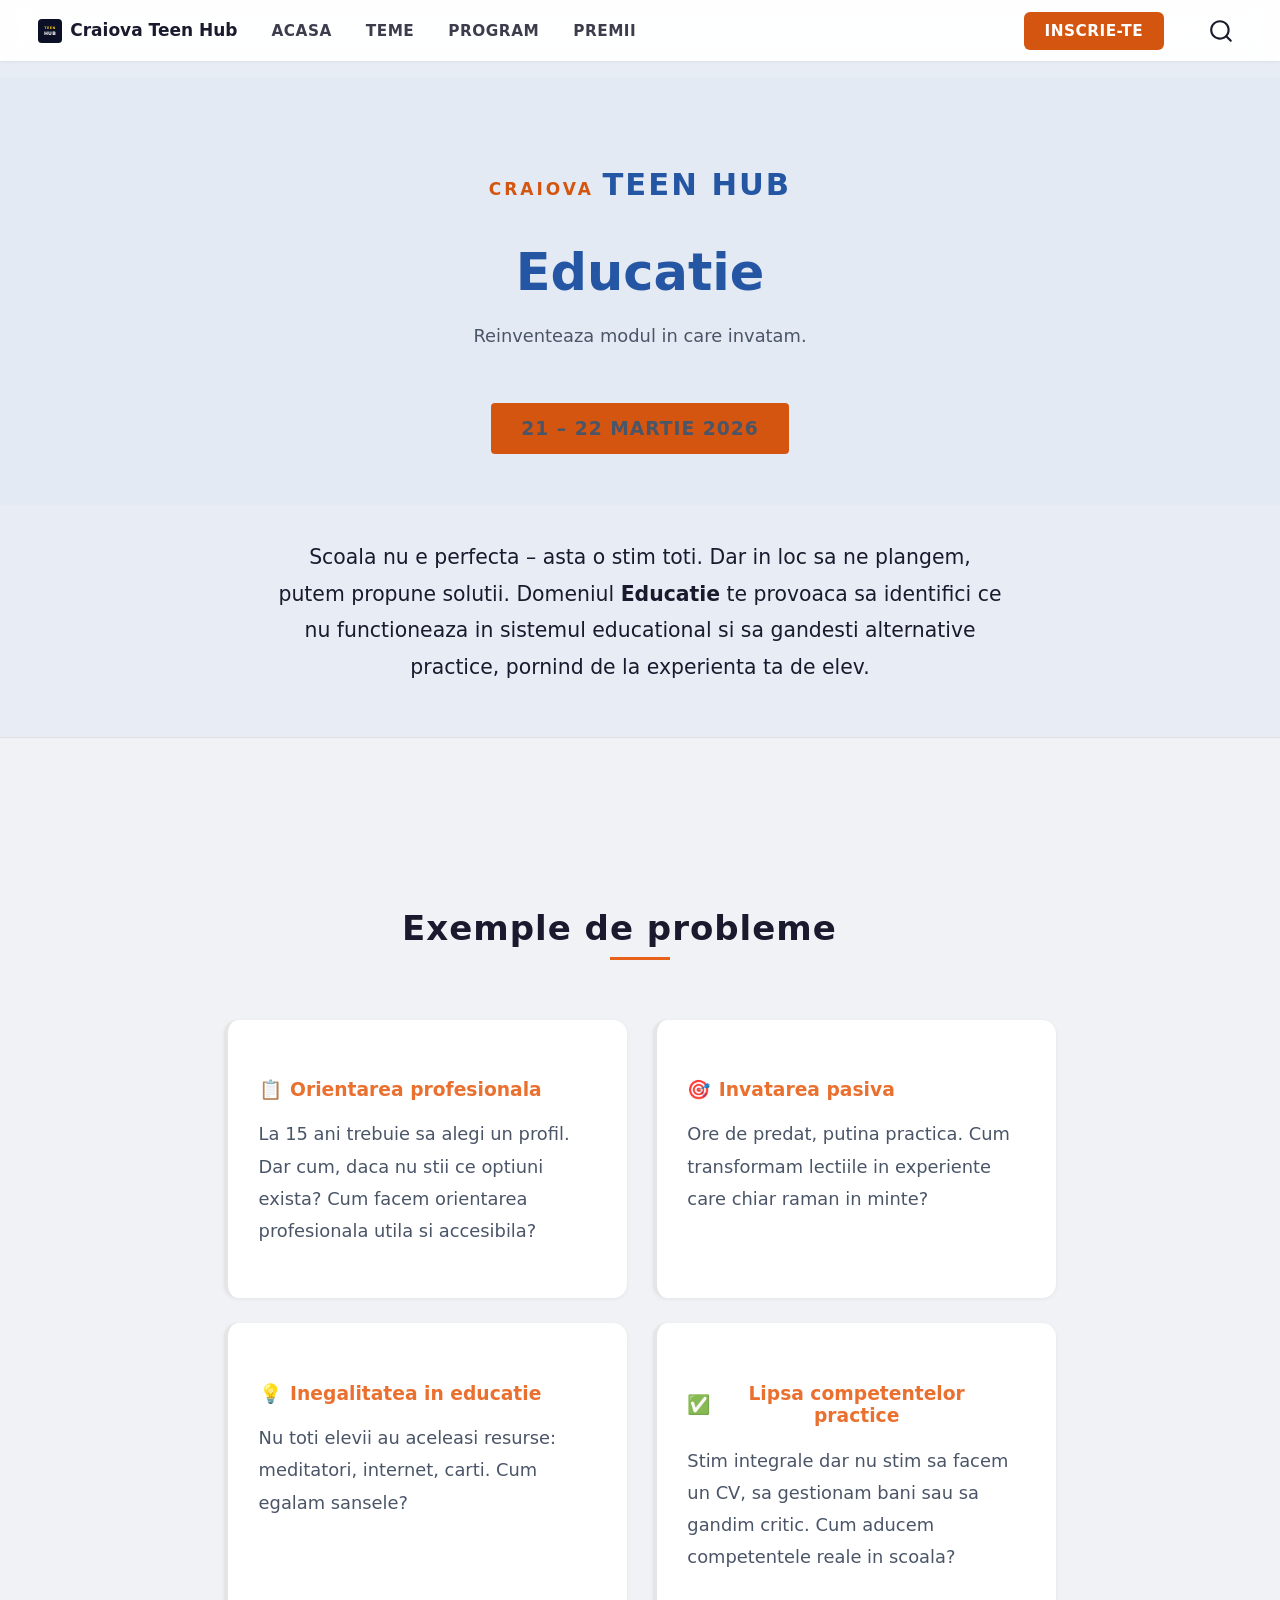
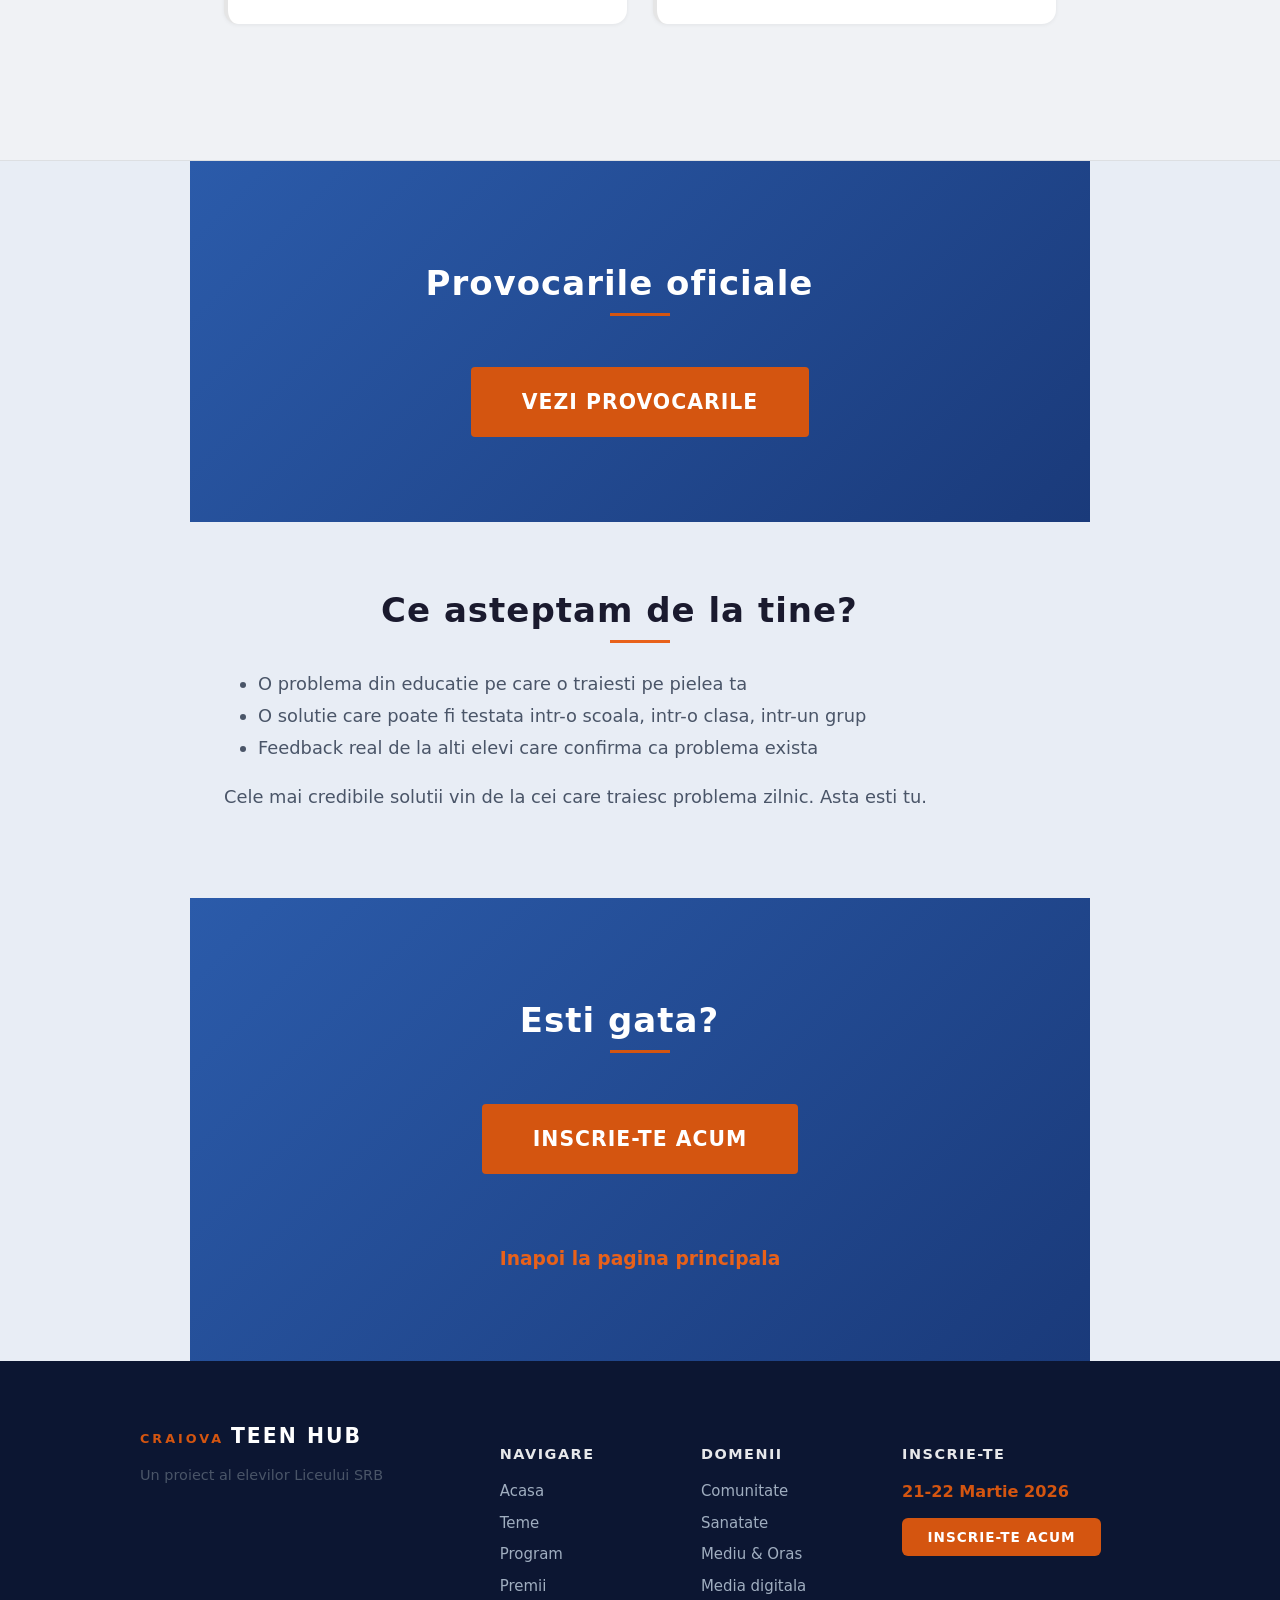
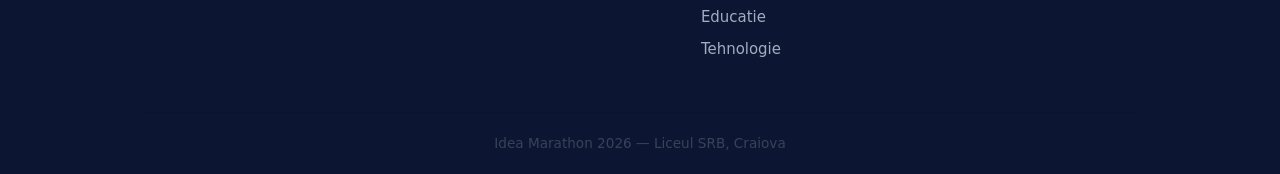
<file: educatie.html>
<!DOCTYPE html>
<html xmlns="http://www.w3.org/1999/xhtml" lang="en" xml:lang="en"><head>

<meta charset="utf-8">
<meta name="generator" content="quarto-1.8.26">

<meta name="viewport" content="width=device-width, initial-scale=1.0, user-scalable=yes">


<title>Educatie | Idea Marathon – Craiova Teen Hub</title>
<style>
code{white-space: pre-wrap;}
span.smallcaps{font-variant: small-caps;}
div.columns{display: flex; gap: min(4vw, 1.5em);}
div.column{flex: auto; overflow-x: auto;}
div.hanging-indent{margin-left: 1.5em; text-indent: -1.5em;}
ul.task-list{list-style: none;}
ul.task-list li input[type="checkbox"] {
  width: 0.8em;
  margin: 0 0.8em 0.2em -1em; /* quarto-specific, see https://github.com/quarto-dev/quarto-cli/issues/4556 */ 
  vertical-align: middle;
}
</style>


<script src="site_libs/quarto-nav/quarto-nav.js"></script>
<script src="site_libs/quarto-nav/headroom.min.js"></script>
<script src="site_libs/clipboard/clipboard.min.js"></script>
<script src="site_libs/quarto-search/autocomplete.umd.js"></script>
<script src="site_libs/quarto-search/fuse.min.js"></script>
<script src="site_libs/quarto-search/quarto-search.js"></script>
<meta name="quarto:offset" content="./">
<link href="./favicon.svg" rel="icon" type="image/svg+xml">
<script src="site_libs/quarto-html/quarto.js" type="module"></script>
<script src="site_libs/quarto-html/tabsets/tabsets.js" type="module"></script>
<script src="site_libs/quarto-html/axe/axe-check.js" type="module"></script>
<script src="site_libs/quarto-html/popper.min.js"></script>
<script src="site_libs/quarto-html/tippy.umd.min.js"></script>
<script src="site_libs/quarto-html/anchor.min.js"></script>
<link href="site_libs/quarto-html/tippy.css" rel="stylesheet">
<link href="site_libs/quarto-html/quarto-syntax-highlighting-587c61ba64f3a5504c4d52d930310e48.css" rel="stylesheet" class="quarto-color-scheme" id="quarto-text-highlighting-styles">
<link href="site_libs/quarto-html/quarto-syntax-highlighting-dark-b758ccaa5987ceb1b75504551e579abf.css" rel="stylesheet" class="quarto-color-scheme quarto-color-alternate" id="quarto-text-highlighting-styles">
<link href="site_libs/quarto-html/quarto-syntax-highlighting-587c61ba64f3a5504c4d52d930310e48.css" rel="stylesheet" class="quarto-color-scheme-extra" id="quarto-text-highlighting-styles">
<script src="site_libs/bootstrap/bootstrap.min.js"></script>
<link href="site_libs/bootstrap/bootstrap-icons.css" rel="stylesheet">
<link href="site_libs/bootstrap/bootstrap-8185cfe6cc65199083a6c723d7da7d12.min.css" rel="stylesheet" append-hash="true" class="quarto-color-scheme" id="quarto-bootstrap" data-mode="light">
<link href="site_libs/bootstrap/bootstrap-dark-67006fbea1832d3aa6421e30bd4da898.min.css" rel="stylesheet" append-hash="true" class="quarto-color-scheme quarto-color-alternate" id="quarto-bootstrap" data-mode="dark">
<link href="site_libs/bootstrap/bootstrap-8185cfe6cc65199083a6c723d7da7d12.min.css" rel="stylesheet" append-hash="true" class="quarto-color-scheme-extra" id="quarto-bootstrap" data-mode="light">
<script id="quarto-search-options" type="application/json">{
  "location": "navbar",
  "copy-button": false,
  "collapse-after": 3,
  "panel-placement": "end",
  "type": "overlay",
  "limit": 50,
  "keyboard-shortcut": [
    "f",
    "/",
    "s"
  ],
  "show-item-context": false,
  "language": {
    "search-no-results-text": "No results",
    "search-matching-documents-text": "matching documents",
    "search-copy-link-title": "Copy link to search",
    "search-hide-matches-text": "Hide additional matches",
    "search-more-match-text": "more match in this document",
    "search-more-matches-text": "more matches in this document",
    "search-clear-button-title": "Clear",
    "search-text-placeholder": "",
    "search-detached-cancel-button-title": "Cancel",
    "search-submit-button-title": "Submit",
    "search-label": "Search"
  }
}</script>


<link rel="stylesheet" href="styles.css">
<meta property="og:title" content="Educatie | Idea Marathon">
<meta property="og:description" content="Idea Marathon - Un maraton de solutii pentru elevii de clasa a IX-a din Craiova. 21-22 Martie 2026.">
<meta property="og:image" content="https://chenistdigital.github.io/teenhub/images/9.jpeg">
<meta property="og:site_name" content="Craiova Teen Hub">
<meta name="twitter:title" content="Educatie | Idea Marathon">
<meta name="twitter:description" content="Idea Marathon - Un maraton de solutii pentru elevii de clasa a IX-a din Craiova. 6 domenii, mentori, premii si oportunitati. 21-22 Martie 2026.">
<meta name="twitter:image" content="https://chenistdigital.github.io/teenhub/images/9.jpeg">
<meta name="twitter:card" content="summary_large_image">
</head>

<body class="nav-fixed fullcontent quarto-light"><script id="quarto-html-before-body" type="application/javascript">
    const toggleBodyColorMode = (bsSheetEl) => {
      const mode = bsSheetEl.getAttribute("data-mode");
      const bodyEl = window.document.querySelector("body");
      if (mode === "dark") {
        bodyEl.classList.add("quarto-dark");
        bodyEl.classList.remove("quarto-light");
      } else {
        bodyEl.classList.add("quarto-light");
        bodyEl.classList.remove("quarto-dark");
      }
    }
    const toggleBodyColorPrimary = () => {
      const bsSheetEl = window.document.querySelector("link#quarto-bootstrap:not([rel=disabled-stylesheet])");
      if (bsSheetEl) {
        toggleBodyColorMode(bsSheetEl);
      }
    }
    const setColorSchemeToggle = (alternate) => {
      const toggles = window.document.querySelectorAll('.quarto-color-scheme-toggle');
      for (let i=0; i < toggles.length; i++) {
        const toggle = toggles[i];
        if (toggle) {
          if (alternate) {
            toggle.classList.add("alternate");
          } else {
            toggle.classList.remove("alternate");
          }
        }
      }
    };
    const toggleColorMode = (alternate) => {
      // Switch the stylesheets
      const primaryStylesheets = window.document.querySelectorAll('link.quarto-color-scheme:not(.quarto-color-alternate)');
      const alternateStylesheets = window.document.querySelectorAll('link.quarto-color-scheme.quarto-color-alternate');
      manageTransitions('#quarto-margin-sidebar .nav-link', false);
      if (alternate) {
        // note: dark is layered on light, we don't disable primary!
        enableStylesheet(alternateStylesheets);
        for (const sheetNode of alternateStylesheets) {
          if (sheetNode.id === "quarto-bootstrap") {
            toggleBodyColorMode(sheetNode);
          }
        }
      } else {
        disableStylesheet(alternateStylesheets);
        enableStylesheet(primaryStylesheets)
        toggleBodyColorPrimary();
      }
      manageTransitions('#quarto-margin-sidebar .nav-link', true);
      // Switch the toggles
      setColorSchemeToggle(alternate)
      // Hack to workaround the fact that safari doesn't
      // properly recolor the scrollbar when toggling (#1455)
      if (navigator.userAgent.indexOf('Safari') > 0 && navigator.userAgent.indexOf('Chrome') == -1) {
        manageTransitions("body", false);
        window.scrollTo(0, 1);
        setTimeout(() => {
          window.scrollTo(0, 0);
          manageTransitions("body", true);
        }, 40);
      }
    }
    const disableStylesheet = (stylesheets) => {
      for (let i=0; i < stylesheets.length; i++) {
        const stylesheet = stylesheets[i];
        stylesheet.rel = 'disabled-stylesheet';
      }
    }
    const enableStylesheet = (stylesheets) => {
      for (let i=0; i < stylesheets.length; i++) {
        const stylesheet = stylesheets[i];
        if(stylesheet.rel !== 'stylesheet') { // for Chrome, which will still FOUC without this check
          stylesheet.rel = 'stylesheet';
        }
      }
    }
    const manageTransitions = (selector, allowTransitions) => {
      const els = window.document.querySelectorAll(selector);
      for (let i=0; i < els.length; i++) {
        const el = els[i];
        if (allowTransitions) {
          el.classList.remove('notransition');
        } else {
          el.classList.add('notransition');
        }
      }
    }
    const isFileUrl = () => {
      return window.location.protocol === 'file:';
    }
    const hasAlternateSentinel = () => {
      let styleSentinel = getColorSchemeSentinel();
      if (styleSentinel !== null) {
        return styleSentinel === "alternate";
      } else {
        return false;
      }
    }
    const setStyleSentinel = (alternate) => {
      const value = alternate ? "alternate" : "default";
      if (!isFileUrl()) {
        window.localStorage.setItem("quarto-color-scheme", value);
      } else {
        localAlternateSentinel = value;
      }
    }
    const getColorSchemeSentinel = () => {
      if (!isFileUrl()) {
        const storageValue = window.localStorage.getItem("quarto-color-scheme");
        return storageValue != null ? storageValue : localAlternateSentinel;
      } else {
        return localAlternateSentinel;
      }
    }
    const toggleGiscusIfUsed = (isAlternate, darkModeDefault) => {
      const baseTheme = document.querySelector('#giscus-base-theme')?.value ?? 'light';
      const alternateTheme = document.querySelector('#giscus-alt-theme')?.value ?? 'dark';
      let newTheme = '';
      if(authorPrefersDark) {
        newTheme = isAlternate ? baseTheme : alternateTheme;
      } else {
        newTheme = isAlternate ? alternateTheme : baseTheme;
      }
      const changeGiscusTheme = () => {
        // From: https://github.com/giscus/giscus/issues/336
        const sendMessage = (message) => {
          const iframe = document.querySelector('iframe.giscus-frame');
          if (!iframe) return;
          iframe.contentWindow.postMessage({ giscus: message }, 'https://giscus.app');
        }
        sendMessage({
          setConfig: {
            theme: newTheme
          }
        });
      }
      const isGiscussLoaded = window.document.querySelector('iframe.giscus-frame') !== null;
      if (isGiscussLoaded) {
        changeGiscusTheme();
      }
    };
    const authorPrefersDark = false;
    const darkModeDefault = authorPrefersDark;
      document.querySelector('link#quarto-text-highlighting-styles.quarto-color-scheme-extra').rel = 'disabled-stylesheet';
      document.querySelector('link#quarto-bootstrap.quarto-color-scheme-extra').rel = 'disabled-stylesheet';
    let localAlternateSentinel = darkModeDefault ? 'alternate' : 'default';
    // Dark / light mode switch
    window.quartoToggleColorScheme = () => {
      // Read the current dark / light value
      let toAlternate = !hasAlternateSentinel();
      toggleColorMode(toAlternate);
      setStyleSentinel(toAlternate);
      toggleGiscusIfUsed(toAlternate, darkModeDefault);
      window.dispatchEvent(new Event('resize'));
    };
    // Switch to dark mode if need be
    if (hasAlternateSentinel()) {
      toggleColorMode(true);
    } else {
      toggleColorMode(false);
    }
  </script>

<div id="quarto-search-results"></div>
  <header id="quarto-header" class="headroom fixed-top">
    <nav class="navbar navbar-expand-lg " data-bs-theme="dark">
      <div class="navbar-container container-fluid">
      <div class="navbar-brand-container mx-auto">
    <a href="./index.html" class="navbar-brand navbar-brand-logo">
    <img src="./favicon.svg" alt="" class="navbar-logo light-content">
    <img src="./favicon.svg" alt="" class="navbar-logo dark-content">
    </a>
    <a class="navbar-brand" href="./index.html">
    <span class="navbar-title">Craiova Teen Hub</span>
    </a>
  </div>
            <div id="quarto-search" class="" title="Search"></div>
          <button class="navbar-toggler" type="button" data-bs-toggle="collapse" data-bs-target="#navbarCollapse" aria-controls="navbarCollapse" role="menu" aria-expanded="false" aria-label="Toggle navigation" onclick="if (window.quartoToggleHeadroom) { window.quartoToggleHeadroom(); }">
  <span class="navbar-toggler-icon"></span>
</button>
          <div class="collapse navbar-collapse" id="navbarCollapse">
            <ul class="navbar-nav navbar-nav-scroll me-auto">
  <li class="nav-item">
    <a class="nav-link" href="./index.html"> 
<span class="menu-text">Acasa</span></a>
  </li>  
  <li class="nav-item">
    <a class="nav-link" href="./index.html#teme"> 
<span class="menu-text">Teme</span></a>
  </li>  
  <li class="nav-item">
    <a class="nav-link" href="./index.html#program"> 
<span class="menu-text">Program</span></a>
  </li>  
  <li class="nav-item">
    <a class="nav-link" href="./index.html#premii"> 
<span class="menu-text">Premii</span></a>
  </li>  
</ul>
            <ul class="navbar-nav navbar-nav-scroll ms-auto">
  <li class="nav-item">
    <a class="nav-link" href="./inscriere.html"> 
<span class="menu-text">INSCRIE-TE</span></a>
  </li>  
</ul>
          </div> <!-- /navcollapse -->
            <div class="quarto-navbar-tools">
  <a href="" class="quarto-color-scheme-toggle quarto-navigation-tool  px-1" onclick="window.quartoToggleColorScheme(); return false;" title="Toggle dark mode"><i class="bi"></i></a>
</div>
      </div> <!-- /container-fluid -->
    </nav>
</header>
<!-- content -->
<div id="quarto-content" class="quarto-container page-columns page-rows-contents page-layout-article page-navbar">
<!-- sidebar -->
<!-- margin-sidebar -->
    
<!-- main -->
<main class="content" id="quarto-document-content"><header id="title-block-header" class="quarto-title-block"></header>





<div class="domain-hero">
<div class="logo-text">
<p><span class="logo-craiova">CRAIOVA</span> <span class="logo-teenhub">TEEN HUB</span></p>
</div>
<section id="educatie" class="level1">
<h1>Educatie</h1>
<div class="tagline">
<p>Reinventeaza modul in care invatam.</p>
</div>
<div class="date-badge">
<p>21 – 22 MARTIE 2026</p>
</div>
</section>
</div>
<div class="domain-intro">
<p>Scoala nu e perfecta – asta o stim toti. Dar in loc sa ne plangem, putem propune solutii. Domeniul <strong>Educatie</strong> te provoaca sa identifici ce nu functioneaza in sistemul educational si sa gandesti alternative practice, pornind de la experienta ta de elev.</p>
</div>
<div class="gated-placeholder">
<div class="lock-icon">
🔒
</div>
<h3 class="anchored">
Problemele vor fi dezvaluite la startul maratonului de idei
</h3>
<p>
21 Martie 2026, ora 14:00
</p>
<div class="countdown">

</div>
</div>
<div class="gated" style="display:none">
<div class="dark-section">
<section id="exemple-de-probleme" class="level2 inner">
<h2 class="anchored" data-anchor-id="exemple-de-probleme">Exemple de probleme</h2>
<div class="challenge-grid">
<section id="orientarea-profesionala" class="level3 challenge-card">
<h3 class="anchored" data-anchor-id="orientarea-profesionala">Orientarea profesionala</h3>
<p>La 15 ani trebuie sa alegi un profil. Dar cum, daca nu stii ce optiuni exista? Cum facem orientarea profesionala utila si accesibila?</p>
</section>
<section id="invatarea-pasiva" class="level3 challenge-card">
<h3 class="anchored" data-anchor-id="invatarea-pasiva">Invatarea pasiva</h3>
<p>Ore de predat, putina practica. Cum transformam lectiile in experiente care chiar raman in minte?</p>
</section>
<section id="inegalitatea-in-educatie" class="level3 challenge-card">
<h3 class="anchored" data-anchor-id="inegalitatea-in-educatie">Inegalitatea in educatie</h3>
<p>Nu toti elevii au aceleasi resurse: meditatori, internet, carti. Cum egalam sansele?</p>
</section>
<section id="lipsa-competentelor-practice" class="level3 challenge-card">
<h3 class="anchored" data-anchor-id="lipsa-competentelor-practice">Lipsa competentelor practice</h3>
<p>Stim integrale dar nu stim sa facem un CV, sa gestionam bani sau sa gandim critic. Cum aducem competentele reale in scoala?</p>
</section>
</div>
</section>
</div>
<section id="provocarile-oficiale" class="level2 cta-section">
<h2 class="anchored" data-anchor-id="provocarile-oficiale">Provocarile oficiale</h2>
<p><a href="./challenges/educatie.html"><span class="cta-button">VEZI PROVOCARILE</span></a></p>
</section>
</div>
<section id="ce-asteptam-de-la-tine" class="level2">
<h2 class="anchored" data-anchor-id="ce-asteptam-de-la-tine">Ce asteptam de la tine?</h2>
<ul>
<li>O problema din educatie pe care o traiesti pe pielea ta</li>
<li>O solutie care poate fi testata intr-o scoala, intr-o clasa, intr-un grup</li>
<li>Feedback real de la alti elevi care confirma ca problema exista</li>
</ul>
<p>Cele mai credibile solutii vin de la cei care traiesc problema zilnic. Asta esti tu.</p>
</section>
<section id="esti-gata" class="level2 cta-section">
<h2 class="anchored" data-anchor-id="esti-gata">Esti gata?</h2>
<p><a href="./inscriere.html"><span class="cta-button">INSCRIE-TE ACUM</span></a></p>
<p><a href="./index.html" class="back-link">Inapoi la pagina principala</a></p>
</section>
<button class="scroll-top" onclick="window.scrollTo({top:0,behavior:'smooth'})" aria-label="Scroll to top">
↑
</button>
<footer class="site-footer">
<div class="footer-inner">
<div class="footer-col footer-brand">
<div class="footer-logo">
<span class="logo-craiova">CRAIOVA</span> <span class="logo-teenhub">TEEN HUB</span>
</div>
<p class="footer-tagline">
Un proiect al elevilor Liceului SRB
</p>
</div>
<div class="footer-col">
<h4 class="anchored">
Navigare
</h4>
<ul>
<li>
<a href="index.html">Acasa</a>
</li>
<li>
<a href="index.html#teme">Teme</a>
</li>
<li>
<a href="index.html#program">Program</a>
</li>
<li>
<a href="index.html#premii">Premii</a>
</li>
</ul>
</div>
<div class="footer-col">
<h4 class="anchored">
Domenii
</h4>
<ul>
<li>
<a href="comunitate.html">Comunitate</a>
</li>
<li>
<a href="sanatate.html">Sanatate</a>
</li>
<li>
<a href="mediu.html">Mediu &amp; Oras</a>
</li>
<li>
<a href="media-digitala.html">Media digitala</a>
</li>
<li>
<a href="educatie.html">Educatie</a>
</li>
<li>
<a href="tehnologie.html">Tehnologie</a>
</li>
</ul>
</div>
<div class="footer-col">
<h4 class="anchored">
Inscrie-te
</h4>
<p class="footer-cta-text">
21-22 Martie 2026
</p>
<a href="inscriere.html" class="footer-cta">INSCRIE-TE ACUM</a>
</div>
</div>
<div class="footer-bottom">
<p>
Idea Marathon 2026 — Liceul SRB, Craiova
</p>
</div>
</footer>



</main> <!-- /main -->
<script id="quarto-html-after-body" type="application/javascript">
  window.document.addEventListener("DOMContentLoaded", function (event) {
    // Ensure there is a toggle, if there isn't float one in the top right
    if (window.document.querySelector('.quarto-color-scheme-toggle') === null) {
      const a = window.document.createElement('a');
      a.classList.add('top-right');
      a.classList.add('quarto-color-scheme-toggle');
      a.href = "";
      a.onclick = function() { try { window.quartoToggleColorScheme(); } catch {} return false; };
      const i = window.document.createElement("i");
      i.classList.add('bi');
      a.appendChild(i);
      window.document.body.appendChild(a);
    }
    setColorSchemeToggle(hasAlternateSentinel())
    const icon = "";
    const anchorJS = new window.AnchorJS();
    anchorJS.options = {
      placement: 'right',
      icon: icon
    };
    anchorJS.add('.anchored');
    const isCodeAnnotation = (el) => {
      for (const clz of el.classList) {
        if (clz.startsWith('code-annotation-')) {                     
          return true;
        }
      }
      return false;
    }
    const onCopySuccess = function(e) {
      // button target
      const button = e.trigger;
      // don't keep focus
      button.blur();
      // flash "checked"
      button.classList.add('code-copy-button-checked');
      var currentTitle = button.getAttribute("title");
      button.setAttribute("title", "Copied!");
      let tooltip;
      if (window.bootstrap) {
        button.setAttribute("data-bs-toggle", "tooltip");
        button.setAttribute("data-bs-placement", "left");
        button.setAttribute("data-bs-title", "Copied!");
        tooltip = new bootstrap.Tooltip(button, 
          { trigger: "manual", 
            customClass: "code-copy-button-tooltip",
            offset: [0, -8]});
        tooltip.show();    
      }
      setTimeout(function() {
        if (tooltip) {
          tooltip.hide();
          button.removeAttribute("data-bs-title");
          button.removeAttribute("data-bs-toggle");
          button.removeAttribute("data-bs-placement");
        }
        button.setAttribute("title", currentTitle);
        button.classList.remove('code-copy-button-checked');
      }, 1000);
      // clear code selection
      e.clearSelection();
    }
    const getTextToCopy = function(trigger) {
      const outerScaffold = trigger.parentElement.cloneNode(true);
      const codeEl = outerScaffold.querySelector('code');
      for (const childEl of codeEl.children) {
        if (isCodeAnnotation(childEl)) {
          childEl.remove();
        }
      }
      return codeEl.innerText;
    }
    const clipboard = new window.ClipboardJS('.code-copy-button:not([data-in-quarto-modal])', {
      text: getTextToCopy
    });
    clipboard.on('success', onCopySuccess);
    if (window.document.getElementById('quarto-embedded-source-code-modal')) {
      const clipboardModal = new window.ClipboardJS('.code-copy-button[data-in-quarto-modal]', {
        text: getTextToCopy,
        container: window.document.getElementById('quarto-embedded-source-code-modal')
      });
      clipboardModal.on('success', onCopySuccess);
    }
      var localhostRegex = new RegExp(/^(?:http|https):\/\/localhost\:?[0-9]*\//);
      var mailtoRegex = new RegExp(/^mailto:/);
        var filterRegex = new RegExp("https:\/\/chenistdigital\.github\.io\/teenhub\/");
      var isInternal = (href) => {
          return filterRegex.test(href) || localhostRegex.test(href) || mailtoRegex.test(href);
      }
      // Inspect non-navigation links and adorn them if external
     var links = window.document.querySelectorAll('a[href]:not(.nav-link):not(.navbar-brand):not(.toc-action):not(.sidebar-link):not(.sidebar-item-toggle):not(.pagination-link):not(.no-external):not([aria-hidden]):not(.dropdown-item):not(.quarto-navigation-tool):not(.about-link)');
      for (var i=0; i<links.length; i++) {
        const link = links[i];
        if (!isInternal(link.href)) {
          // undo the damage that might have been done by quarto-nav.js in the case of
          // links that we want to consider external
          if (link.dataset.originalHref !== undefined) {
            link.href = link.dataset.originalHref;
          }
        }
      }
    function tippyHover(el, contentFn, onTriggerFn, onUntriggerFn) {
      const config = {
        allowHTML: true,
        maxWidth: 500,
        delay: 100,
        arrow: false,
        appendTo: function(el) {
            return el.parentElement;
        },
        interactive: true,
        interactiveBorder: 10,
        theme: 'quarto',
        placement: 'bottom-start',
      };
      if (contentFn) {
        config.content = contentFn;
      }
      if (onTriggerFn) {
        config.onTrigger = onTriggerFn;
      }
      if (onUntriggerFn) {
        config.onUntrigger = onUntriggerFn;
      }
      window.tippy(el, config); 
    }
    const noterefs = window.document.querySelectorAll('a[role="doc-noteref"]');
    for (var i=0; i<noterefs.length; i++) {
      const ref = noterefs[i];
      tippyHover(ref, function() {
        // use id or data attribute instead here
        let href = ref.getAttribute('data-footnote-href') || ref.getAttribute('href');
        try { href = new URL(href).hash; } catch {}
        const id = href.replace(/^#\/?/, "");
        const note = window.document.getElementById(id);
        if (note) {
          return note.innerHTML;
        } else {
          return "";
        }
      });
    }
    const xrefs = window.document.querySelectorAll('a.quarto-xref');
    const processXRef = (id, note) => {
      // Strip column container classes
      const stripColumnClz = (el) => {
        el.classList.remove("page-full", "page-columns");
        if (el.children) {
          for (const child of el.children) {
            stripColumnClz(child);
          }
        }
      }
      stripColumnClz(note)
      if (id === null || id.startsWith('sec-')) {
        // Special case sections, only their first couple elements
        const container = document.createElement("div");
        if (note.children && note.children.length > 2) {
          container.appendChild(note.children[0].cloneNode(true));
          for (let i = 1; i < note.children.length; i++) {
            const child = note.children[i];
            if (child.tagName === "P" && child.innerText === "") {
              continue;
            } else {
              container.appendChild(child.cloneNode(true));
              break;
            }
          }
          if (window.Quarto?.typesetMath) {
            window.Quarto.typesetMath(container);
          }
          return container.innerHTML
        } else {
          if (window.Quarto?.typesetMath) {
            window.Quarto.typesetMath(note);
          }
          return note.innerHTML;
        }
      } else {
        // Remove any anchor links if they are present
        const anchorLink = note.querySelector('a.anchorjs-link');
        if (anchorLink) {
          anchorLink.remove();
        }
        if (window.Quarto?.typesetMath) {
          window.Quarto.typesetMath(note);
        }
        if (note.classList.contains("callout")) {
          return note.outerHTML;
        } else {
          return note.innerHTML;
        }
      }
    }
    for (var i=0; i<xrefs.length; i++) {
      const xref = xrefs[i];
      tippyHover(xref, undefined, function(instance) {
        instance.disable();
        let url = xref.getAttribute('href');
        let hash = undefined; 
        if (url.startsWith('#')) {
          hash = url;
        } else {
          try { hash = new URL(url).hash; } catch {}
        }
        if (hash) {
          const id = hash.replace(/^#\/?/, "");
          const note = window.document.getElementById(id);
          if (note !== null) {
            try {
              const html = processXRef(id, note.cloneNode(true));
              instance.setContent(html);
            } finally {
              instance.enable();
              instance.show();
            }
          } else {
            // See if we can fetch this
            fetch(url.split('#')[0])
            .then(res => res.text())
            .then(html => {
              const parser = new DOMParser();
              const htmlDoc = parser.parseFromString(html, "text/html");
              const note = htmlDoc.getElementById(id);
              if (note !== null) {
                const html = processXRef(id, note);
                instance.setContent(html);
              } 
            }).finally(() => {
              instance.enable();
              instance.show();
            });
          }
        } else {
          // See if we can fetch a full url (with no hash to target)
          // This is a special case and we should probably do some content thinning / targeting
          fetch(url)
          .then(res => res.text())
          .then(html => {
            const parser = new DOMParser();
            const htmlDoc = parser.parseFromString(html, "text/html");
            const note = htmlDoc.querySelector('main.content');
            if (note !== null) {
              // This should only happen for chapter cross references
              // (since there is no id in the URL)
              // remove the first header
              if (note.children.length > 0 && note.children[0].tagName === "HEADER") {
                note.children[0].remove();
              }
              const html = processXRef(null, note);
              instance.setContent(html);
            } 
          }).finally(() => {
            instance.enable();
            instance.show();
          });
        }
      }, function(instance) {
      });
    }
        let selectedAnnoteEl;
        const selectorForAnnotation = ( cell, annotation) => {
          let cellAttr = 'data-code-cell="' + cell + '"';
          let lineAttr = 'data-code-annotation="' +  annotation + '"';
          const selector = 'span[' + cellAttr + '][' + lineAttr + ']';
          return selector;
        }
        const selectCodeLines = (annoteEl) => {
          const doc = window.document;
          const targetCell = annoteEl.getAttribute("data-target-cell");
          const targetAnnotation = annoteEl.getAttribute("data-target-annotation");
          const annoteSpan = window.document.querySelector(selectorForAnnotation(targetCell, targetAnnotation));
          const lines = annoteSpan.getAttribute("data-code-lines").split(",");
          const lineIds = lines.map((line) => {
            return targetCell + "-" + line;
          })
          let top = null;
          let height = null;
          let parent = null;
          if (lineIds.length > 0) {
              //compute the position of the single el (top and bottom and make a div)
              const el = window.document.getElementById(lineIds[0]);
              top = el.offsetTop;
              height = el.offsetHeight;
              parent = el.parentElement.parentElement;
            if (lineIds.length > 1) {
              const lastEl = window.document.getElementById(lineIds[lineIds.length - 1]);
              const bottom = lastEl.offsetTop + lastEl.offsetHeight;
              height = bottom - top;
            }
            if (top !== null && height !== null && parent !== null) {
              // cook up a div (if necessary) and position it 
              let div = window.document.getElementById("code-annotation-line-highlight");
              if (div === null) {
                div = window.document.createElement("div");
                div.setAttribute("id", "code-annotation-line-highlight");
                div.style.position = 'absolute';
                parent.appendChild(div);
              }
              div.style.top = top - 2 + "px";
              div.style.height = height + 4 + "px";
              div.style.left = 0;
              let gutterDiv = window.document.getElementById("code-annotation-line-highlight-gutter");
              if (gutterDiv === null) {
                gutterDiv = window.document.createElement("div");
                gutterDiv.setAttribute("id", "code-annotation-line-highlight-gutter");
                gutterDiv.style.position = 'absolute';
                const codeCell = window.document.getElementById(targetCell);
                const gutter = codeCell.querySelector('.code-annotation-gutter');
                gutter.appendChild(gutterDiv);
              }
              gutterDiv.style.top = top - 2 + "px";
              gutterDiv.style.height = height + 4 + "px";
            }
            selectedAnnoteEl = annoteEl;
          }
        };
        const unselectCodeLines = () => {
          const elementsIds = ["code-annotation-line-highlight", "code-annotation-line-highlight-gutter"];
          elementsIds.forEach((elId) => {
            const div = window.document.getElementById(elId);
            if (div) {
              div.remove();
            }
          });
          selectedAnnoteEl = undefined;
        };
          // Handle positioning of the toggle
      window.addEventListener(
        "resize",
        throttle(() => {
          elRect = undefined;
          if (selectedAnnoteEl) {
            selectCodeLines(selectedAnnoteEl);
          }
        }, 10)
      );
      function throttle(fn, ms) {
      let throttle = false;
      let timer;
        return (...args) => {
          if(!throttle) { // first call gets through
              fn.apply(this, args);
              throttle = true;
          } else { // all the others get throttled
              if(timer) clearTimeout(timer); // cancel #2
              timer = setTimeout(() => {
                fn.apply(this, args);
                timer = throttle = false;
              }, ms);
          }
        };
      }
        // Attach click handler to the DT
        const annoteDls = window.document.querySelectorAll('dt[data-target-cell]');
        for (const annoteDlNode of annoteDls) {
          annoteDlNode.addEventListener('click', (event) => {
            const clickedEl = event.target;
            if (clickedEl !== selectedAnnoteEl) {
              unselectCodeLines();
              const activeEl = window.document.querySelector('dt[data-target-cell].code-annotation-active');
              if (activeEl) {
                activeEl.classList.remove('code-annotation-active');
              }
              selectCodeLines(clickedEl);
              clickedEl.classList.add('code-annotation-active');
            } else {
              // Unselect the line
              unselectCodeLines();
              clickedEl.classList.remove('code-annotation-active');
            }
          });
        }
    const findCites = (el) => {
      const parentEl = el.parentElement;
      if (parentEl) {
        const cites = parentEl.dataset.cites;
        if (cites) {
          return {
            el,
            cites: cites.split(' ')
          };
        } else {
          return findCites(el.parentElement)
        }
      } else {
        return undefined;
      }
    };
    var bibliorefs = window.document.querySelectorAll('a[role="doc-biblioref"]');
    for (var i=0; i<bibliorefs.length; i++) {
      const ref = bibliorefs[i];
      const citeInfo = findCites(ref);
      if (citeInfo) {
        tippyHover(citeInfo.el, function() {
          var popup = window.document.createElement('div');
          citeInfo.cites.forEach(function(cite) {
            var citeDiv = window.document.createElement('div');
            citeDiv.classList.add('hanging-indent');
            citeDiv.classList.add('csl-entry');
            var biblioDiv = window.document.getElementById('ref-' + cite);
            if (biblioDiv) {
              citeDiv.innerHTML = biblioDiv.innerHTML;
            }
            popup.appendChild(citeDiv);
          });
          return popup.innerHTML;
        });
      }
    }
  });
  </script>
</div> <!-- /content -->
<script src="./unlock.js"></script>




</body></html>
</file>
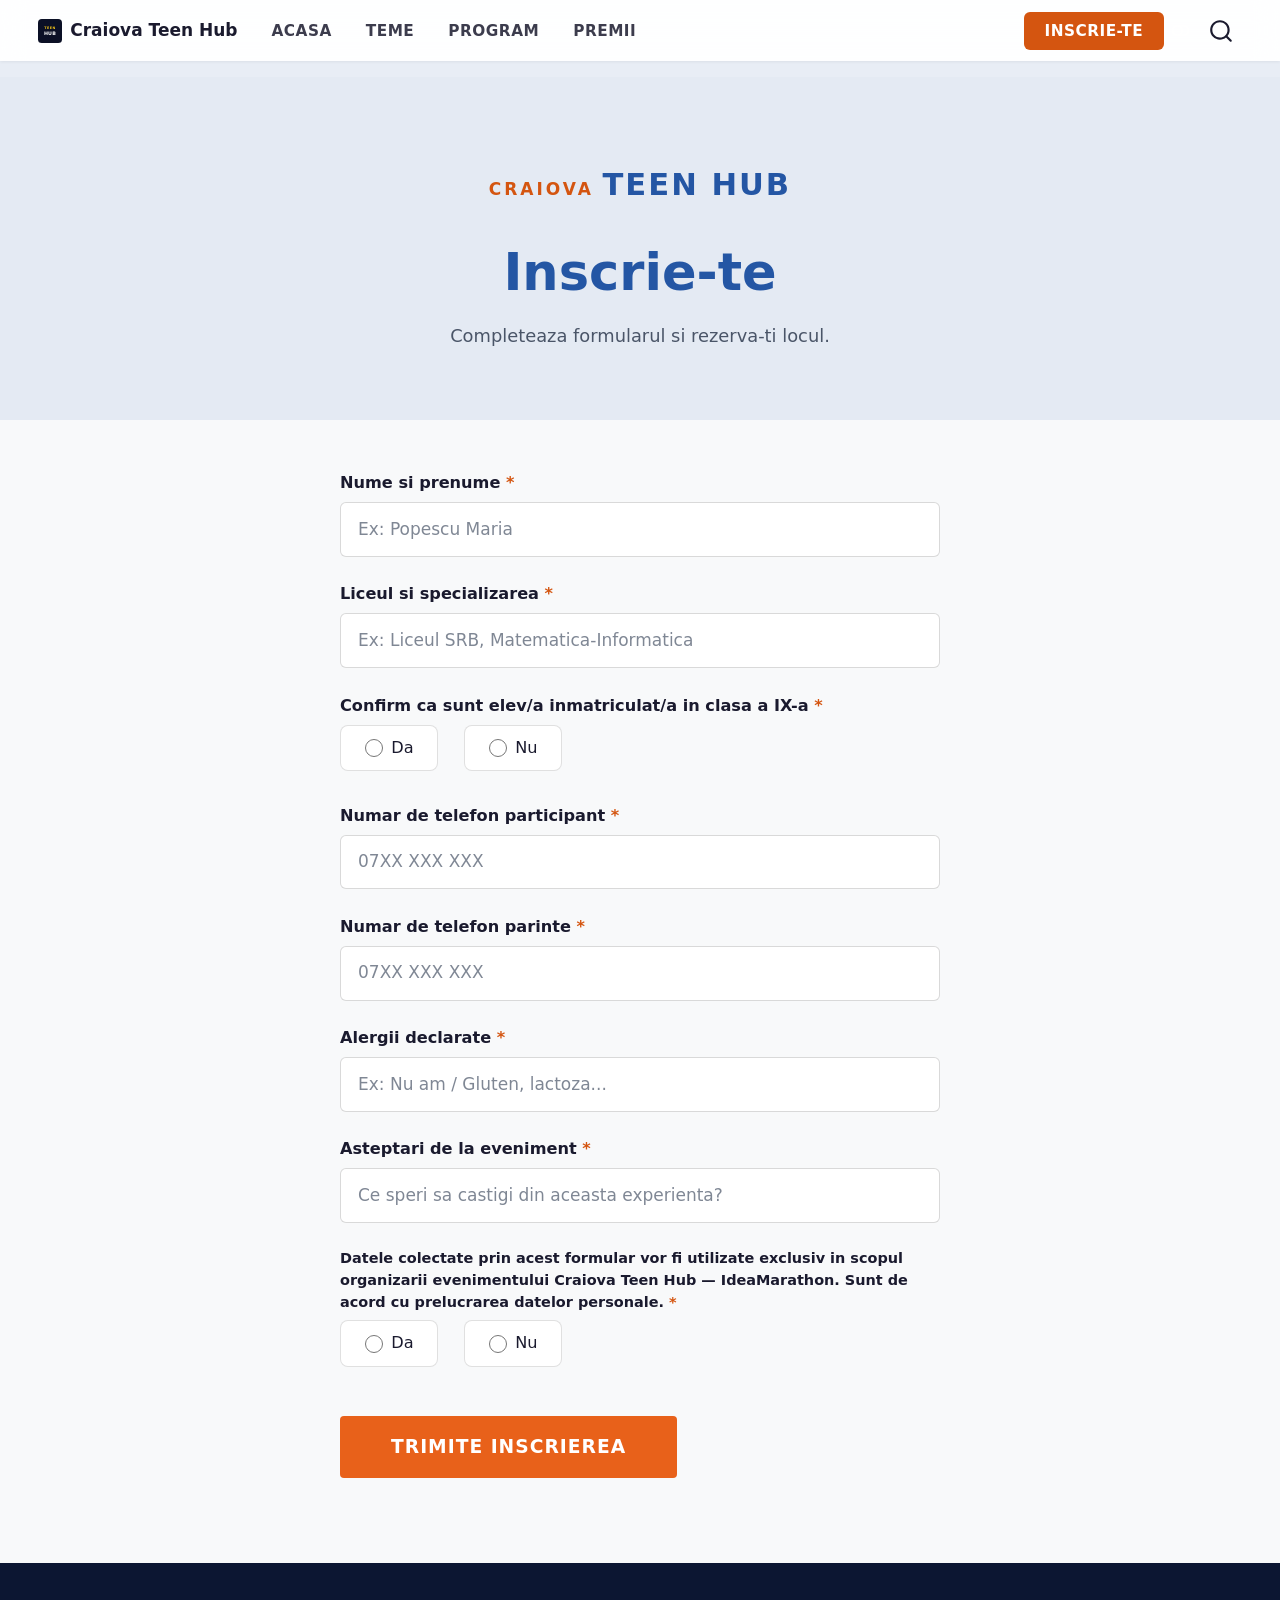
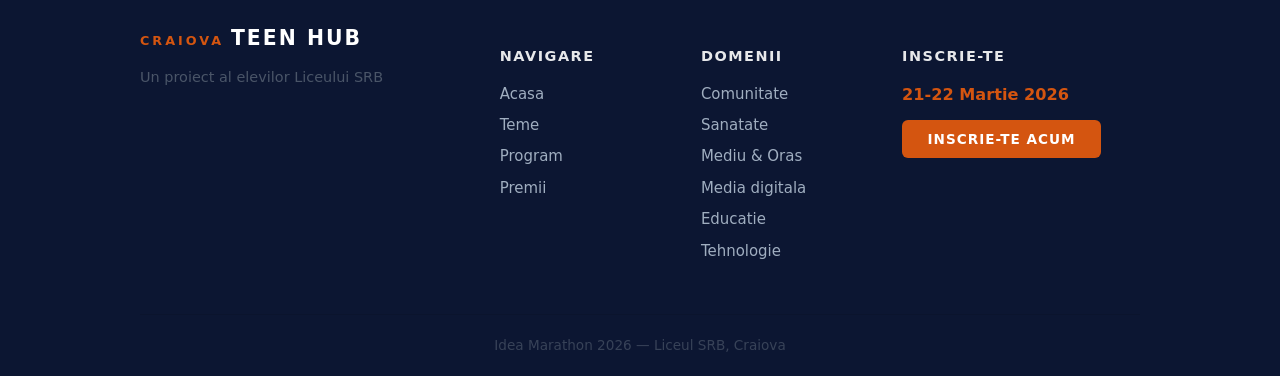
<file: inscriere.html>
<!DOCTYPE html>
<html xmlns="http://www.w3.org/1999/xhtml" lang="en" xml:lang="en"><head>

<meta charset="utf-8">
<meta name="generator" content="quarto-1.8.26">

<meta name="viewport" content="width=device-width, initial-scale=1.0, user-scalable=yes">


<title>Inscriere | Idea Marathon – Craiova Teen Hub</title>
<style>
code{white-space: pre-wrap;}
span.smallcaps{font-variant: small-caps;}
div.columns{display: flex; gap: min(4vw, 1.5em);}
div.column{flex: auto; overflow-x: auto;}
div.hanging-indent{margin-left: 1.5em; text-indent: -1.5em;}
ul.task-list{list-style: none;}
ul.task-list li input[type="checkbox"] {
  width: 0.8em;
  margin: 0 0.8em 0.2em -1em; /* quarto-specific, see https://github.com/quarto-dev/quarto-cli/issues/4556 */ 
  vertical-align: middle;
}
</style>


<script src="site_libs/quarto-nav/quarto-nav.js"></script>
<script src="site_libs/quarto-nav/headroom.min.js"></script>
<script src="site_libs/clipboard/clipboard.min.js"></script>
<script src="site_libs/quarto-search/autocomplete.umd.js"></script>
<script src="site_libs/quarto-search/fuse.min.js"></script>
<script src="site_libs/quarto-search/quarto-search.js"></script>
<meta name="quarto:offset" content="./">
<link href="./favicon.svg" rel="icon" type="image/svg+xml">
<script src="site_libs/quarto-html/quarto.js" type="module"></script>
<script src="site_libs/quarto-html/tabsets/tabsets.js" type="module"></script>
<script src="site_libs/quarto-html/axe/axe-check.js" type="module"></script>
<script src="site_libs/quarto-html/popper.min.js"></script>
<script src="site_libs/quarto-html/tippy.umd.min.js"></script>
<script src="site_libs/quarto-html/anchor.min.js"></script>
<link href="site_libs/quarto-html/tippy.css" rel="stylesheet">
<link href="site_libs/quarto-html/quarto-syntax-highlighting-587c61ba64f3a5504c4d52d930310e48.css" rel="stylesheet" class="quarto-color-scheme" id="quarto-text-highlighting-styles">
<link href="site_libs/quarto-html/quarto-syntax-highlighting-dark-b758ccaa5987ceb1b75504551e579abf.css" rel="stylesheet" class="quarto-color-scheme quarto-color-alternate" id="quarto-text-highlighting-styles">
<link href="site_libs/quarto-html/quarto-syntax-highlighting-587c61ba64f3a5504c4d52d930310e48.css" rel="stylesheet" class="quarto-color-scheme-extra" id="quarto-text-highlighting-styles">
<script src="site_libs/bootstrap/bootstrap.min.js"></script>
<link href="site_libs/bootstrap/bootstrap-icons.css" rel="stylesheet">
<link href="site_libs/bootstrap/bootstrap-8185cfe6cc65199083a6c723d7da7d12.min.css" rel="stylesheet" append-hash="true" class="quarto-color-scheme" id="quarto-bootstrap" data-mode="light">
<link href="site_libs/bootstrap/bootstrap-dark-67006fbea1832d3aa6421e30bd4da898.min.css" rel="stylesheet" append-hash="true" class="quarto-color-scheme quarto-color-alternate" id="quarto-bootstrap" data-mode="dark">
<link href="site_libs/bootstrap/bootstrap-8185cfe6cc65199083a6c723d7da7d12.min.css" rel="stylesheet" append-hash="true" class="quarto-color-scheme-extra" id="quarto-bootstrap" data-mode="light">
<script id="quarto-search-options" type="application/json">{
  "location": "navbar",
  "copy-button": false,
  "collapse-after": 3,
  "panel-placement": "end",
  "type": "overlay",
  "limit": 50,
  "keyboard-shortcut": [
    "f",
    "/",
    "s"
  ],
  "show-item-context": false,
  "language": {
    "search-no-results-text": "No results",
    "search-matching-documents-text": "matching documents",
    "search-copy-link-title": "Copy link to search",
    "search-hide-matches-text": "Hide additional matches",
    "search-more-match-text": "more match in this document",
    "search-more-matches-text": "more matches in this document",
    "search-clear-button-title": "Clear",
    "search-text-placeholder": "",
    "search-detached-cancel-button-title": "Cancel",
    "search-submit-button-title": "Submit",
    "search-label": "Search"
  }
}</script>


<link rel="stylesheet" href="styles.css">
<meta property="og:title" content="Inscriere | Idea Marathon">
<meta property="og:description" content="Idea Marathon - Un maraton de solutii pentru elevii de clasa a IX-a din Craiova. 21-22 Martie 2026.">
<meta property="og:image" content="https://chenistdigital.github.io/teenhub/images/9.jpeg">
<meta property="og:site_name" content="Craiova Teen Hub">
<meta name="twitter:title" content="Inscriere | Idea Marathon">
<meta name="twitter:image" content="https://chenistdigital.github.io/teenhub/images/9.jpeg">
<meta name="twitter:card" content="summary_large_image">
</head>

<body class="nav-fixed fullcontent quarto-light"><script id="quarto-html-before-body" type="application/javascript">
    const toggleBodyColorMode = (bsSheetEl) => {
      const mode = bsSheetEl.getAttribute("data-mode");
      const bodyEl = window.document.querySelector("body");
      if (mode === "dark") {
        bodyEl.classList.add("quarto-dark");
        bodyEl.classList.remove("quarto-light");
      } else {
        bodyEl.classList.add("quarto-light");
        bodyEl.classList.remove("quarto-dark");
      }
    }
    const toggleBodyColorPrimary = () => {
      const bsSheetEl = window.document.querySelector("link#quarto-bootstrap:not([rel=disabled-stylesheet])");
      if (bsSheetEl) {
        toggleBodyColorMode(bsSheetEl);
      }
    }
    const setColorSchemeToggle = (alternate) => {
      const toggles = window.document.querySelectorAll('.quarto-color-scheme-toggle');
      for (let i=0; i < toggles.length; i++) {
        const toggle = toggles[i];
        if (toggle) {
          if (alternate) {
            toggle.classList.add("alternate");
          } else {
            toggle.classList.remove("alternate");
          }
        }
      }
    };
    const toggleColorMode = (alternate) => {
      // Switch the stylesheets
      const primaryStylesheets = window.document.querySelectorAll('link.quarto-color-scheme:not(.quarto-color-alternate)');
      const alternateStylesheets = window.document.querySelectorAll('link.quarto-color-scheme.quarto-color-alternate');
      manageTransitions('#quarto-margin-sidebar .nav-link', false);
      if (alternate) {
        // note: dark is layered on light, we don't disable primary!
        enableStylesheet(alternateStylesheets);
        for (const sheetNode of alternateStylesheets) {
          if (sheetNode.id === "quarto-bootstrap") {
            toggleBodyColorMode(sheetNode);
          }
        }
      } else {
        disableStylesheet(alternateStylesheets);
        enableStylesheet(primaryStylesheets)
        toggleBodyColorPrimary();
      }
      manageTransitions('#quarto-margin-sidebar .nav-link', true);
      // Switch the toggles
      setColorSchemeToggle(alternate)
      // Hack to workaround the fact that safari doesn't
      // properly recolor the scrollbar when toggling (#1455)
      if (navigator.userAgent.indexOf('Safari') > 0 && navigator.userAgent.indexOf('Chrome') == -1) {
        manageTransitions("body", false);
        window.scrollTo(0, 1);
        setTimeout(() => {
          window.scrollTo(0, 0);
          manageTransitions("body", true);
        }, 40);
      }
    }
    const disableStylesheet = (stylesheets) => {
      for (let i=0; i < stylesheets.length; i++) {
        const stylesheet = stylesheets[i];
        stylesheet.rel = 'disabled-stylesheet';
      }
    }
    const enableStylesheet = (stylesheets) => {
      for (let i=0; i < stylesheets.length; i++) {
        const stylesheet = stylesheets[i];
        if(stylesheet.rel !== 'stylesheet') { // for Chrome, which will still FOUC without this check
          stylesheet.rel = 'stylesheet';
        }
      }
    }
    const manageTransitions = (selector, allowTransitions) => {
      const els = window.document.querySelectorAll(selector);
      for (let i=0; i < els.length; i++) {
        const el = els[i];
        if (allowTransitions) {
          el.classList.remove('notransition');
        } else {
          el.classList.add('notransition');
        }
      }
    }
    const isFileUrl = () => {
      return window.location.protocol === 'file:';
    }
    const hasAlternateSentinel = () => {
      let styleSentinel = getColorSchemeSentinel();
      if (styleSentinel !== null) {
        return styleSentinel === "alternate";
      } else {
        return false;
      }
    }
    const setStyleSentinel = (alternate) => {
      const value = alternate ? "alternate" : "default";
      if (!isFileUrl()) {
        window.localStorage.setItem("quarto-color-scheme", value);
      } else {
        localAlternateSentinel = value;
      }
    }
    const getColorSchemeSentinel = () => {
      if (!isFileUrl()) {
        const storageValue = window.localStorage.getItem("quarto-color-scheme");
        return storageValue != null ? storageValue : localAlternateSentinel;
      } else {
        return localAlternateSentinel;
      }
    }
    const toggleGiscusIfUsed = (isAlternate, darkModeDefault) => {
      const baseTheme = document.querySelector('#giscus-base-theme')?.value ?? 'light';
      const alternateTheme = document.querySelector('#giscus-alt-theme')?.value ?? 'dark';
      let newTheme = '';
      if(authorPrefersDark) {
        newTheme = isAlternate ? baseTheme : alternateTheme;
      } else {
        newTheme = isAlternate ? alternateTheme : baseTheme;
      }
      const changeGiscusTheme = () => {
        // From: https://github.com/giscus/giscus/issues/336
        const sendMessage = (message) => {
          const iframe = document.querySelector('iframe.giscus-frame');
          if (!iframe) return;
          iframe.contentWindow.postMessage({ giscus: message }, 'https://giscus.app');
        }
        sendMessage({
          setConfig: {
            theme: newTheme
          }
        });
      }
      const isGiscussLoaded = window.document.querySelector('iframe.giscus-frame') !== null;
      if (isGiscussLoaded) {
        changeGiscusTheme();
      }
    };
    const authorPrefersDark = false;
    const darkModeDefault = authorPrefersDark;
      document.querySelector('link#quarto-text-highlighting-styles.quarto-color-scheme-extra').rel = 'disabled-stylesheet';
      document.querySelector('link#quarto-bootstrap.quarto-color-scheme-extra').rel = 'disabled-stylesheet';
    let localAlternateSentinel = darkModeDefault ? 'alternate' : 'default';
    // Dark / light mode switch
    window.quartoToggleColorScheme = () => {
      // Read the current dark / light value
      let toAlternate = !hasAlternateSentinel();
      toggleColorMode(toAlternate);
      setStyleSentinel(toAlternate);
      toggleGiscusIfUsed(toAlternate, darkModeDefault);
      window.dispatchEvent(new Event('resize'));
    };
    // Switch to dark mode if need be
    if (hasAlternateSentinel()) {
      toggleColorMode(true);
    } else {
      toggleColorMode(false);
    }
  </script>

<div id="quarto-search-results"></div>
  <header id="quarto-header" class="headroom fixed-top">
    <nav class="navbar navbar-expand-lg " data-bs-theme="dark">
      <div class="navbar-container container-fluid">
      <div class="navbar-brand-container mx-auto">
    <a href="./index.html" class="navbar-brand navbar-brand-logo">
    <img src="./favicon.svg" alt="" class="navbar-logo light-content">
    <img src="./favicon.svg" alt="" class="navbar-logo dark-content">
    </a>
    <a class="navbar-brand" href="./index.html">
    <span class="navbar-title">Craiova Teen Hub</span>
    </a>
  </div>
            <div id="quarto-search" class="" title="Search"></div>
          <button class="navbar-toggler" type="button" data-bs-toggle="collapse" data-bs-target="#navbarCollapse" aria-controls="navbarCollapse" role="menu" aria-expanded="false" aria-label="Toggle navigation" onclick="if (window.quartoToggleHeadroom) { window.quartoToggleHeadroom(); }">
  <span class="navbar-toggler-icon"></span>
</button>
          <div class="collapse navbar-collapse" id="navbarCollapse">
            <ul class="navbar-nav navbar-nav-scroll me-auto">
  <li class="nav-item">
    <a class="nav-link" href="./index.html"> 
<span class="menu-text">Acasa</span></a>
  </li>  
  <li class="nav-item">
    <a class="nav-link" href="./index.html#teme"> 
<span class="menu-text">Teme</span></a>
  </li>  
  <li class="nav-item">
    <a class="nav-link" href="./index.html#program"> 
<span class="menu-text">Program</span></a>
  </li>  
  <li class="nav-item">
    <a class="nav-link" href="./index.html#premii"> 
<span class="menu-text">Premii</span></a>
  </li>  
</ul>
            <ul class="navbar-nav navbar-nav-scroll ms-auto">
  <li class="nav-item">
    <a class="nav-link active" href="./inscriere.html" aria-current="page"> 
<span class="menu-text">INSCRIE-TE</span></a>
  </li>  
</ul>
          </div> <!-- /navcollapse -->
            <div class="quarto-navbar-tools">
  <a href="" class="quarto-color-scheme-toggle quarto-navigation-tool  px-1" onclick="window.quartoToggleColorScheme(); return false;" title="Toggle dark mode"><i class="bi"></i></a>
</div>
      </div> <!-- /container-fluid -->
    </nav>
</header>
<!-- content -->
<div id="quarto-content" class="quarto-container page-columns page-rows-contents page-layout-article page-navbar">
<!-- sidebar -->
<!-- margin-sidebar -->
    
<!-- main -->
<main class="content" id="quarto-document-content"><header id="title-block-header" class="quarto-title-block"></header>





<div class="domain-hero">
<div class="logo-text">
<p><span class="logo-craiova">CRAIOVA</span> <span class="logo-teenhub">TEEN HUB</span></p>
</div>
<section id="inscrie-te" class="level1">
<h1>Inscrie-te</h1>
<div class="tagline">
<p>Completeaza formularul si rezerva-ti locul.</p>
</div>
</section>
</div>
<div class="form-section">
<div class="form-container">
<form action="https://formspree.io/f/maqpdzbv" method="POST">
<div class="form-group">
<p><label for="name">Nume si prenume <span class="required">*</span></label> <input type="text" id="name" name="name" required="" placeholder="Ex: Popescu Maria"></p>
</div>
<div class="form-group">
<p><label for="school">Liceul si specializarea <span class="required">*</span></label> <input type="text" id="school" name="school" required="" placeholder="Ex: Liceul SRB, Matematica-Informatica"></p>
</div>
<div class="form-group">
<label>Confirm ca sunt elev/a inmatriculat/a in clasa a IX-a <span class="required">*</span></label>
<div class="radio-group">
<p><label class="radio-label"><input type="radio" name="confirm_clasa" value="Da" required=""> Da</label> <label class="radio-label"><input type="radio" name="confirm_clasa" value="Nu"> Nu</label></p>
</div>
</div>
<div class="form-group">
<p><label for="phone">Numar de telefon participant <span class="required">*</span></label> <input type="tel" id="phone" name="phone" required="" placeholder="07XX XXX XXX"></p>
</div>
<div class="form-group">
<p><label for="parent-phone">Numar de telefon parinte <span class="required">*</span></label> <input type="tel" id="parent-phone" name="parent_phone" required="" placeholder="07XX XXX XXX"></p>
</div>
<div class="form-group">
<p><label for="allergies">Alergii declarate <span class="required">*</span></label> <input type="text" id="allergies" name="allergies" required="" placeholder="Ex: Nu am / Gluten, lactoza..."></p>
</div>
<div class="form-group">
<p><label for="expectations">Asteptari de la eveniment <span class="required">*</span></label> <input type="text" id="expectations" name="expectations" required="" placeholder="Ce speri sa castigi din aceasta experienta?"></p>
</div>
<div class="form-group consent-group">
<label>Datele colectate prin acest formular vor fi utilizate exclusiv in scopul organizarii evenimentului Craiova Teen Hub — IdeaMarathon. Sunt de acord cu prelucrarea datelor personale. <span class="required">*</span></label>
<div class="radio-group">
<p><label class="radio-label"><input type="radio" name="consent" value="Da" required=""> Da</label> <label class="radio-label"><input type="radio" name="consent" value="Nu"> Nu</label></p>
</div>
</div>
<button type="submit" class="form-submit">
TRIMITE INSCRIEREA
</button>
</form>
</div>
</div>
<button class="scroll-top" onclick="window.scrollTo({top:0,behavior:'smooth'})" aria-label="Scroll to top">
↑
</button>
<footer class="site-footer">
<div class="footer-inner">
<div class="footer-col footer-brand">
<div class="footer-logo">
<span class="logo-craiova">CRAIOVA</span> <span class="logo-teenhub">TEEN HUB</span>
</div>
<p class="footer-tagline">
Un proiect al elevilor Liceului SRB
</p>
</div>
<div class="footer-col">
<h4 class="anchored">
Navigare
</h4>
<ul>
<li>
<a href="index.html">Acasa</a>
</li>
<li>
<a href="index.html#teme">Teme</a>
</li>
<li>
<a href="index.html#program">Program</a>
</li>
<li>
<a href="index.html#premii">Premii</a>
</li>
</ul>
</div>
<div class="footer-col">
<h4 class="anchored">
Domenii
</h4>
<ul>
<li>
<a href="comunitate.html">Comunitate</a>
</li>
<li>
<a href="sanatate.html">Sanatate</a>
</li>
<li>
<a href="mediu.html">Mediu &amp; Oras</a>
</li>
<li>
<a href="media-digitala.html">Media digitala</a>
</li>
<li>
<a href="educatie.html">Educatie</a>
</li>
<li>
<a href="tehnologie.html">Tehnologie</a>
</li>
</ul>
</div>
<div class="footer-col">
<h4 class="anchored">
Inscrie-te
</h4>
<p class="footer-cta-text">
21-22 Martie 2026
</p>
<a href="inscriere.html" class="footer-cta">INSCRIE-TE ACUM</a>
</div>
</div>
<div class="footer-bottom">
<p>
Idea Marathon 2026 — Liceul SRB, Craiova
</p>
</div>
</footer>



</main> <!-- /main -->
<script id="quarto-html-after-body" type="application/javascript">
  window.document.addEventListener("DOMContentLoaded", function (event) {
    // Ensure there is a toggle, if there isn't float one in the top right
    if (window.document.querySelector('.quarto-color-scheme-toggle') === null) {
      const a = window.document.createElement('a');
      a.classList.add('top-right');
      a.classList.add('quarto-color-scheme-toggle');
      a.href = "";
      a.onclick = function() { try { window.quartoToggleColorScheme(); } catch {} return false; };
      const i = window.document.createElement("i");
      i.classList.add('bi');
      a.appendChild(i);
      window.document.body.appendChild(a);
    }
    setColorSchemeToggle(hasAlternateSentinel())
    const icon = "";
    const anchorJS = new window.AnchorJS();
    anchorJS.options = {
      placement: 'right',
      icon: icon
    };
    anchorJS.add('.anchored');
    const isCodeAnnotation = (el) => {
      for (const clz of el.classList) {
        if (clz.startsWith('code-annotation-')) {                     
          return true;
        }
      }
      return false;
    }
    const onCopySuccess = function(e) {
      // button target
      const button = e.trigger;
      // don't keep focus
      button.blur();
      // flash "checked"
      button.classList.add('code-copy-button-checked');
      var currentTitle = button.getAttribute("title");
      button.setAttribute("title", "Copied!");
      let tooltip;
      if (window.bootstrap) {
        button.setAttribute("data-bs-toggle", "tooltip");
        button.setAttribute("data-bs-placement", "left");
        button.setAttribute("data-bs-title", "Copied!");
        tooltip = new bootstrap.Tooltip(button, 
          { trigger: "manual", 
            customClass: "code-copy-button-tooltip",
            offset: [0, -8]});
        tooltip.show();    
      }
      setTimeout(function() {
        if (tooltip) {
          tooltip.hide();
          button.removeAttribute("data-bs-title");
          button.removeAttribute("data-bs-toggle");
          button.removeAttribute("data-bs-placement");
        }
        button.setAttribute("title", currentTitle);
        button.classList.remove('code-copy-button-checked');
      }, 1000);
      // clear code selection
      e.clearSelection();
    }
    const getTextToCopy = function(trigger) {
      const outerScaffold = trigger.parentElement.cloneNode(true);
      const codeEl = outerScaffold.querySelector('code');
      for (const childEl of codeEl.children) {
        if (isCodeAnnotation(childEl)) {
          childEl.remove();
        }
      }
      return codeEl.innerText;
    }
    const clipboard = new window.ClipboardJS('.code-copy-button:not([data-in-quarto-modal])', {
      text: getTextToCopy
    });
    clipboard.on('success', onCopySuccess);
    if (window.document.getElementById('quarto-embedded-source-code-modal')) {
      const clipboardModal = new window.ClipboardJS('.code-copy-button[data-in-quarto-modal]', {
        text: getTextToCopy,
        container: window.document.getElementById('quarto-embedded-source-code-modal')
      });
      clipboardModal.on('success', onCopySuccess);
    }
      var localhostRegex = new RegExp(/^(?:http|https):\/\/localhost\:?[0-9]*\//);
      var mailtoRegex = new RegExp(/^mailto:/);
        var filterRegex = new RegExp("https:\/\/chenistdigital\.github\.io\/teenhub\/");
      var isInternal = (href) => {
          return filterRegex.test(href) || localhostRegex.test(href) || mailtoRegex.test(href);
      }
      // Inspect non-navigation links and adorn them if external
     var links = window.document.querySelectorAll('a[href]:not(.nav-link):not(.navbar-brand):not(.toc-action):not(.sidebar-link):not(.sidebar-item-toggle):not(.pagination-link):not(.no-external):not([aria-hidden]):not(.dropdown-item):not(.quarto-navigation-tool):not(.about-link)');
      for (var i=0; i<links.length; i++) {
        const link = links[i];
        if (!isInternal(link.href)) {
          // undo the damage that might have been done by quarto-nav.js in the case of
          // links that we want to consider external
          if (link.dataset.originalHref !== undefined) {
            link.href = link.dataset.originalHref;
          }
        }
      }
    function tippyHover(el, contentFn, onTriggerFn, onUntriggerFn) {
      const config = {
        allowHTML: true,
        maxWidth: 500,
        delay: 100,
        arrow: false,
        appendTo: function(el) {
            return el.parentElement;
        },
        interactive: true,
        interactiveBorder: 10,
        theme: 'quarto',
        placement: 'bottom-start',
      };
      if (contentFn) {
        config.content = contentFn;
      }
      if (onTriggerFn) {
        config.onTrigger = onTriggerFn;
      }
      if (onUntriggerFn) {
        config.onUntrigger = onUntriggerFn;
      }
      window.tippy(el, config); 
    }
    const noterefs = window.document.querySelectorAll('a[role="doc-noteref"]');
    for (var i=0; i<noterefs.length; i++) {
      const ref = noterefs[i];
      tippyHover(ref, function() {
        // use id or data attribute instead here
        let href = ref.getAttribute('data-footnote-href') || ref.getAttribute('href');
        try { href = new URL(href).hash; } catch {}
        const id = href.replace(/^#\/?/, "");
        const note = window.document.getElementById(id);
        if (note) {
          return note.innerHTML;
        } else {
          return "";
        }
      });
    }
    const xrefs = window.document.querySelectorAll('a.quarto-xref');
    const processXRef = (id, note) => {
      // Strip column container classes
      const stripColumnClz = (el) => {
        el.classList.remove("page-full", "page-columns");
        if (el.children) {
          for (const child of el.children) {
            stripColumnClz(child);
          }
        }
      }
      stripColumnClz(note)
      if (id === null || id.startsWith('sec-')) {
        // Special case sections, only their first couple elements
        const container = document.createElement("div");
        if (note.children && note.children.length > 2) {
          container.appendChild(note.children[0].cloneNode(true));
          for (let i = 1; i < note.children.length; i++) {
            const child = note.children[i];
            if (child.tagName === "P" && child.innerText === "") {
              continue;
            } else {
              container.appendChild(child.cloneNode(true));
              break;
            }
          }
          if (window.Quarto?.typesetMath) {
            window.Quarto.typesetMath(container);
          }
          return container.innerHTML
        } else {
          if (window.Quarto?.typesetMath) {
            window.Quarto.typesetMath(note);
          }
          return note.innerHTML;
        }
      } else {
        // Remove any anchor links if they are present
        const anchorLink = note.querySelector('a.anchorjs-link');
        if (anchorLink) {
          anchorLink.remove();
        }
        if (window.Quarto?.typesetMath) {
          window.Quarto.typesetMath(note);
        }
        if (note.classList.contains("callout")) {
          return note.outerHTML;
        } else {
          return note.innerHTML;
        }
      }
    }
    for (var i=0; i<xrefs.length; i++) {
      const xref = xrefs[i];
      tippyHover(xref, undefined, function(instance) {
        instance.disable();
        let url = xref.getAttribute('href');
        let hash = undefined; 
        if (url.startsWith('#')) {
          hash = url;
        } else {
          try { hash = new URL(url).hash; } catch {}
        }
        if (hash) {
          const id = hash.replace(/^#\/?/, "");
          const note = window.document.getElementById(id);
          if (note !== null) {
            try {
              const html = processXRef(id, note.cloneNode(true));
              instance.setContent(html);
            } finally {
              instance.enable();
              instance.show();
            }
          } else {
            // See if we can fetch this
            fetch(url.split('#')[0])
            .then(res => res.text())
            .then(html => {
              const parser = new DOMParser();
              const htmlDoc = parser.parseFromString(html, "text/html");
              const note = htmlDoc.getElementById(id);
              if (note !== null) {
                const html = processXRef(id, note);
                instance.setContent(html);
              } 
            }).finally(() => {
              instance.enable();
              instance.show();
            });
          }
        } else {
          // See if we can fetch a full url (with no hash to target)
          // This is a special case and we should probably do some content thinning / targeting
          fetch(url)
          .then(res => res.text())
          .then(html => {
            const parser = new DOMParser();
            const htmlDoc = parser.parseFromString(html, "text/html");
            const note = htmlDoc.querySelector('main.content');
            if (note !== null) {
              // This should only happen for chapter cross references
              // (since there is no id in the URL)
              // remove the first header
              if (note.children.length > 0 && note.children[0].tagName === "HEADER") {
                note.children[0].remove();
              }
              const html = processXRef(null, note);
              instance.setContent(html);
            } 
          }).finally(() => {
            instance.enable();
            instance.show();
          });
        }
      }, function(instance) {
      });
    }
        let selectedAnnoteEl;
        const selectorForAnnotation = ( cell, annotation) => {
          let cellAttr = 'data-code-cell="' + cell + '"';
          let lineAttr = 'data-code-annotation="' +  annotation + '"';
          const selector = 'span[' + cellAttr + '][' + lineAttr + ']';
          return selector;
        }
        const selectCodeLines = (annoteEl) => {
          const doc = window.document;
          const targetCell = annoteEl.getAttribute("data-target-cell");
          const targetAnnotation = annoteEl.getAttribute("data-target-annotation");
          const annoteSpan = window.document.querySelector(selectorForAnnotation(targetCell, targetAnnotation));
          const lines = annoteSpan.getAttribute("data-code-lines").split(",");
          const lineIds = lines.map((line) => {
            return targetCell + "-" + line;
          })
          let top = null;
          let height = null;
          let parent = null;
          if (lineIds.length > 0) {
              //compute the position of the single el (top and bottom and make a div)
              const el = window.document.getElementById(lineIds[0]);
              top = el.offsetTop;
              height = el.offsetHeight;
              parent = el.parentElement.parentElement;
            if (lineIds.length > 1) {
              const lastEl = window.document.getElementById(lineIds[lineIds.length - 1]);
              const bottom = lastEl.offsetTop + lastEl.offsetHeight;
              height = bottom - top;
            }
            if (top !== null && height !== null && parent !== null) {
              // cook up a div (if necessary) and position it 
              let div = window.document.getElementById("code-annotation-line-highlight");
              if (div === null) {
                div = window.document.createElement("div");
                div.setAttribute("id", "code-annotation-line-highlight");
                div.style.position = 'absolute';
                parent.appendChild(div);
              }
              div.style.top = top - 2 + "px";
              div.style.height = height + 4 + "px";
              div.style.left = 0;
              let gutterDiv = window.document.getElementById("code-annotation-line-highlight-gutter");
              if (gutterDiv === null) {
                gutterDiv = window.document.createElement("div");
                gutterDiv.setAttribute("id", "code-annotation-line-highlight-gutter");
                gutterDiv.style.position = 'absolute';
                const codeCell = window.document.getElementById(targetCell);
                const gutter = codeCell.querySelector('.code-annotation-gutter');
                gutter.appendChild(gutterDiv);
              }
              gutterDiv.style.top = top - 2 + "px";
              gutterDiv.style.height = height + 4 + "px";
            }
            selectedAnnoteEl = annoteEl;
          }
        };
        const unselectCodeLines = () => {
          const elementsIds = ["code-annotation-line-highlight", "code-annotation-line-highlight-gutter"];
          elementsIds.forEach((elId) => {
            const div = window.document.getElementById(elId);
            if (div) {
              div.remove();
            }
          });
          selectedAnnoteEl = undefined;
        };
          // Handle positioning of the toggle
      window.addEventListener(
        "resize",
        throttle(() => {
          elRect = undefined;
          if (selectedAnnoteEl) {
            selectCodeLines(selectedAnnoteEl);
          }
        }, 10)
      );
      function throttle(fn, ms) {
      let throttle = false;
      let timer;
        return (...args) => {
          if(!throttle) { // first call gets through
              fn.apply(this, args);
              throttle = true;
          } else { // all the others get throttled
              if(timer) clearTimeout(timer); // cancel #2
              timer = setTimeout(() => {
                fn.apply(this, args);
                timer = throttle = false;
              }, ms);
          }
        };
      }
        // Attach click handler to the DT
        const annoteDls = window.document.querySelectorAll('dt[data-target-cell]');
        for (const annoteDlNode of annoteDls) {
          annoteDlNode.addEventListener('click', (event) => {
            const clickedEl = event.target;
            if (clickedEl !== selectedAnnoteEl) {
              unselectCodeLines();
              const activeEl = window.document.querySelector('dt[data-target-cell].code-annotation-active');
              if (activeEl) {
                activeEl.classList.remove('code-annotation-active');
              }
              selectCodeLines(clickedEl);
              clickedEl.classList.add('code-annotation-active');
            } else {
              // Unselect the line
              unselectCodeLines();
              clickedEl.classList.remove('code-annotation-active');
            }
          });
        }
    const findCites = (el) => {
      const parentEl = el.parentElement;
      if (parentEl) {
        const cites = parentEl.dataset.cites;
        if (cites) {
          return {
            el,
            cites: cites.split(' ')
          };
        } else {
          return findCites(el.parentElement)
        }
      } else {
        return undefined;
      }
    };
    var bibliorefs = window.document.querySelectorAll('a[role="doc-biblioref"]');
    for (var i=0; i<bibliorefs.length; i++) {
      const ref = bibliorefs[i];
      const citeInfo = findCites(ref);
      if (citeInfo) {
        tippyHover(citeInfo.el, function() {
          var popup = window.document.createElement('div');
          citeInfo.cites.forEach(function(cite) {
            var citeDiv = window.document.createElement('div');
            citeDiv.classList.add('hanging-indent');
            citeDiv.classList.add('csl-entry');
            var biblioDiv = window.document.getElementById('ref-' + cite);
            if (biblioDiv) {
              citeDiv.innerHTML = biblioDiv.innerHTML;
            }
            popup.appendChild(citeDiv);
          });
          return popup.innerHTML;
        });
      }
    }
  });
  </script>
</div> <!-- /content -->
<script src="./unlock.js"></script>




</body></html>
</file>
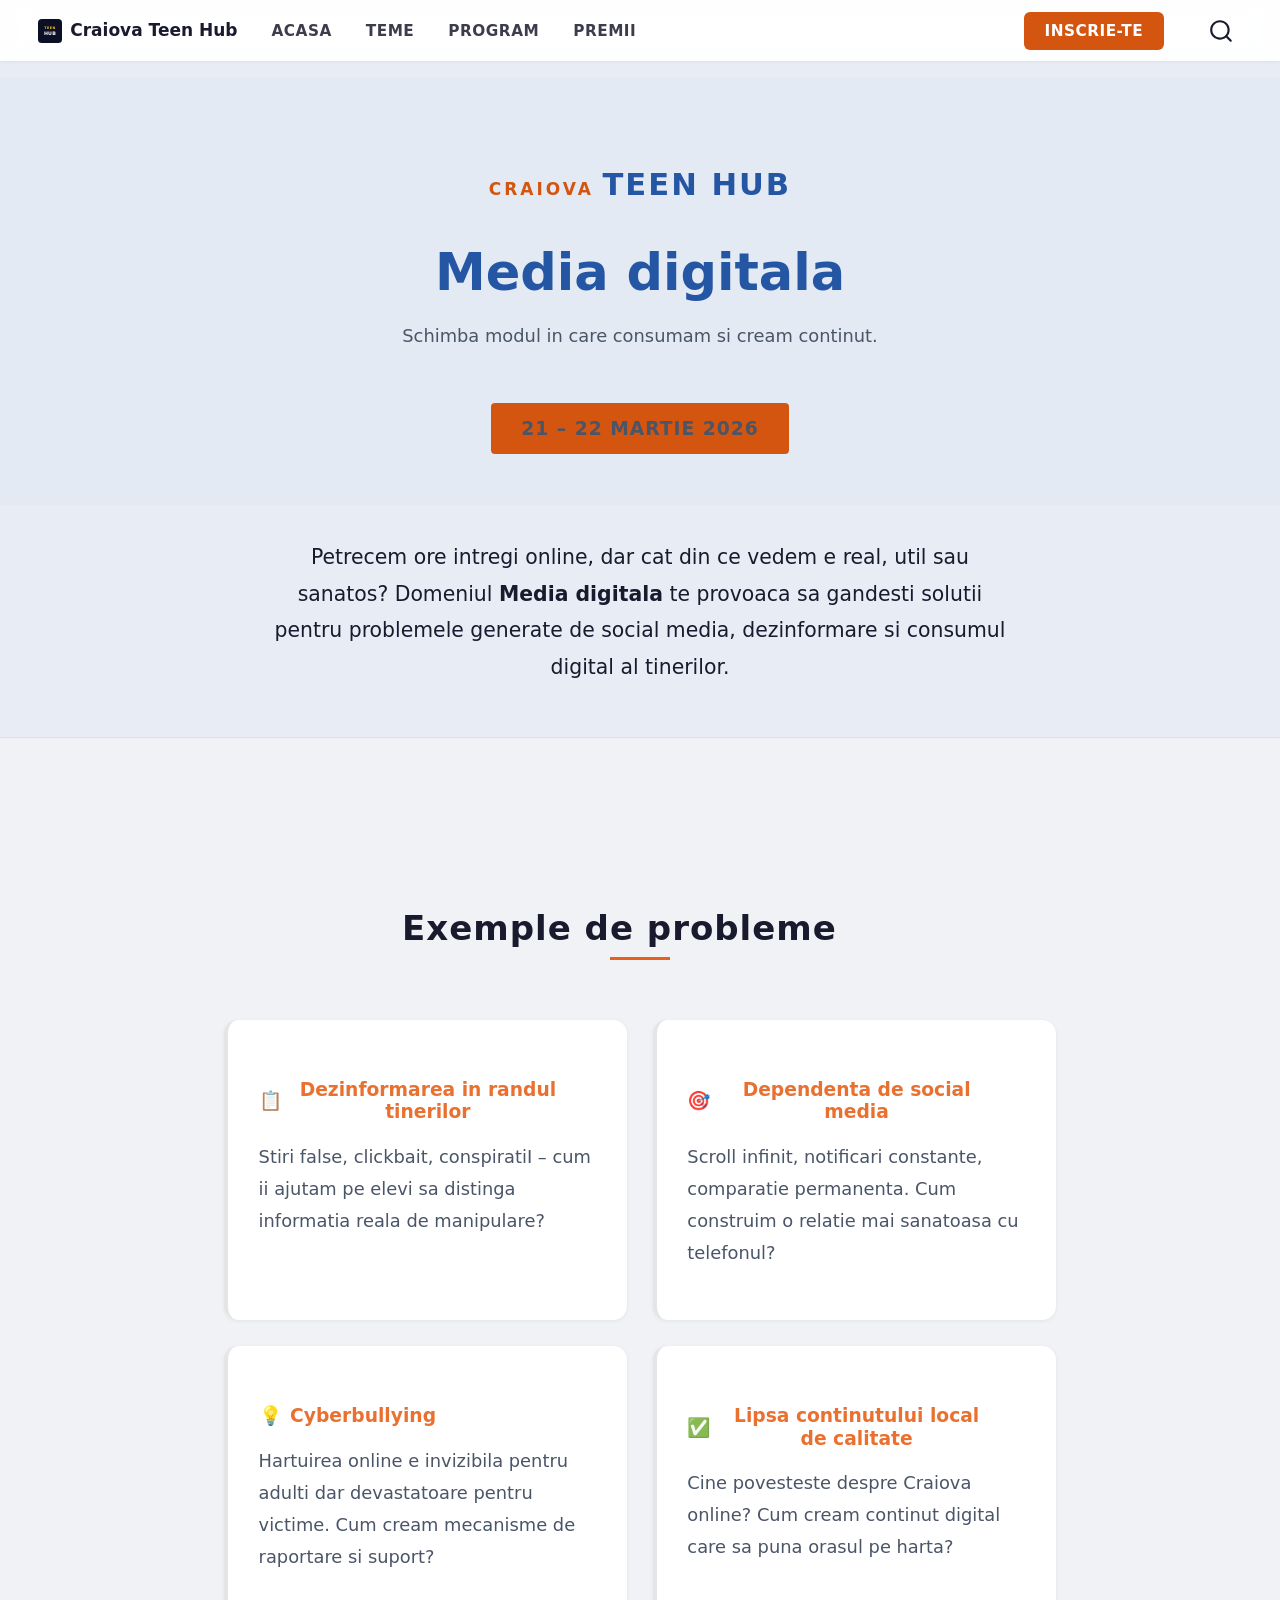
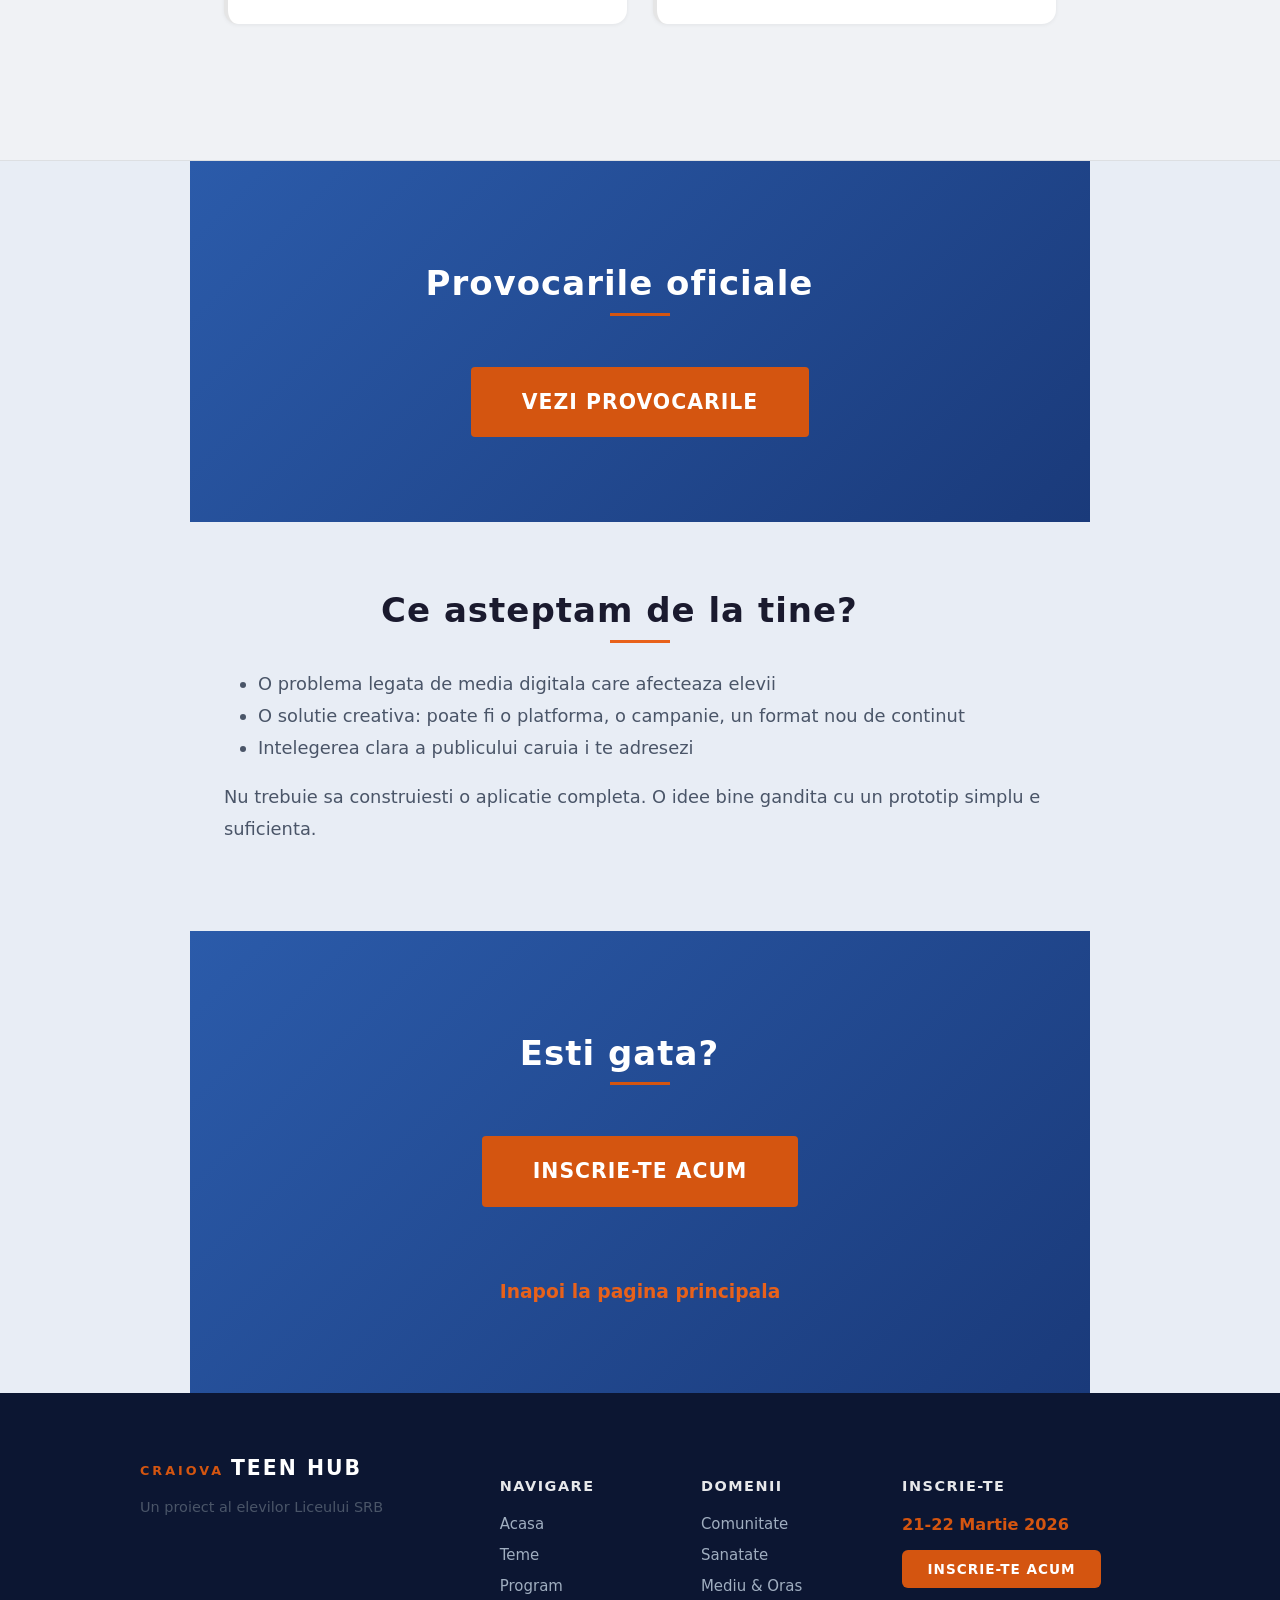
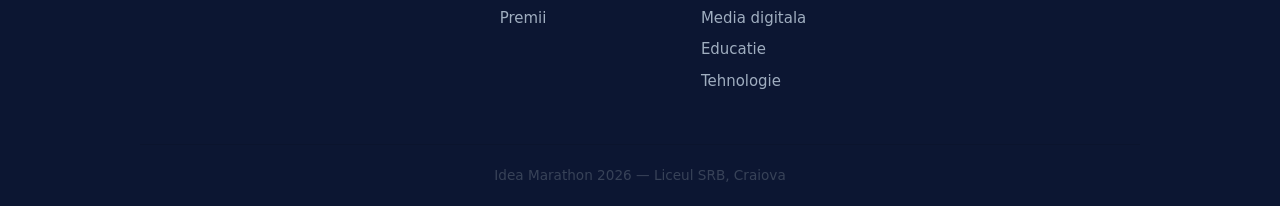
<file: media-digitala.html>
<!DOCTYPE html>
<html xmlns="http://www.w3.org/1999/xhtml" lang="en" xml:lang="en"><head>

<meta charset="utf-8">
<meta name="generator" content="quarto-1.8.26">

<meta name="viewport" content="width=device-width, initial-scale=1.0, user-scalable=yes">


<title>Media digitala | Idea Marathon – Craiova Teen Hub</title>
<style>
code{white-space: pre-wrap;}
span.smallcaps{font-variant: small-caps;}
div.columns{display: flex; gap: min(4vw, 1.5em);}
div.column{flex: auto; overflow-x: auto;}
div.hanging-indent{margin-left: 1.5em; text-indent: -1.5em;}
ul.task-list{list-style: none;}
ul.task-list li input[type="checkbox"] {
  width: 0.8em;
  margin: 0 0.8em 0.2em -1em; /* quarto-specific, see https://github.com/quarto-dev/quarto-cli/issues/4556 */ 
  vertical-align: middle;
}
</style>


<script src="site_libs/quarto-nav/quarto-nav.js"></script>
<script src="site_libs/quarto-nav/headroom.min.js"></script>
<script src="site_libs/clipboard/clipboard.min.js"></script>
<script src="site_libs/quarto-search/autocomplete.umd.js"></script>
<script src="site_libs/quarto-search/fuse.min.js"></script>
<script src="site_libs/quarto-search/quarto-search.js"></script>
<meta name="quarto:offset" content="./">
<link href="./favicon.svg" rel="icon" type="image/svg+xml">
<script src="site_libs/quarto-html/quarto.js" type="module"></script>
<script src="site_libs/quarto-html/tabsets/tabsets.js" type="module"></script>
<script src="site_libs/quarto-html/axe/axe-check.js" type="module"></script>
<script src="site_libs/quarto-html/popper.min.js"></script>
<script src="site_libs/quarto-html/tippy.umd.min.js"></script>
<script src="site_libs/quarto-html/anchor.min.js"></script>
<link href="site_libs/quarto-html/tippy.css" rel="stylesheet">
<link href="site_libs/quarto-html/quarto-syntax-highlighting-587c61ba64f3a5504c4d52d930310e48.css" rel="stylesheet" class="quarto-color-scheme" id="quarto-text-highlighting-styles">
<link href="site_libs/quarto-html/quarto-syntax-highlighting-dark-b758ccaa5987ceb1b75504551e579abf.css" rel="stylesheet" class="quarto-color-scheme quarto-color-alternate" id="quarto-text-highlighting-styles">
<link href="site_libs/quarto-html/quarto-syntax-highlighting-587c61ba64f3a5504c4d52d930310e48.css" rel="stylesheet" class="quarto-color-scheme-extra" id="quarto-text-highlighting-styles">
<script src="site_libs/bootstrap/bootstrap.min.js"></script>
<link href="site_libs/bootstrap/bootstrap-icons.css" rel="stylesheet">
<link href="site_libs/bootstrap/bootstrap-8185cfe6cc65199083a6c723d7da7d12.min.css" rel="stylesheet" append-hash="true" class="quarto-color-scheme" id="quarto-bootstrap" data-mode="light">
<link href="site_libs/bootstrap/bootstrap-dark-67006fbea1832d3aa6421e30bd4da898.min.css" rel="stylesheet" append-hash="true" class="quarto-color-scheme quarto-color-alternate" id="quarto-bootstrap" data-mode="dark">
<link href="site_libs/bootstrap/bootstrap-8185cfe6cc65199083a6c723d7da7d12.min.css" rel="stylesheet" append-hash="true" class="quarto-color-scheme-extra" id="quarto-bootstrap" data-mode="light">
<script id="quarto-search-options" type="application/json">{
  "location": "navbar",
  "copy-button": false,
  "collapse-after": 3,
  "panel-placement": "end",
  "type": "overlay",
  "limit": 50,
  "keyboard-shortcut": [
    "f",
    "/",
    "s"
  ],
  "show-item-context": false,
  "language": {
    "search-no-results-text": "No results",
    "search-matching-documents-text": "matching documents",
    "search-copy-link-title": "Copy link to search",
    "search-hide-matches-text": "Hide additional matches",
    "search-more-match-text": "more match in this document",
    "search-more-matches-text": "more matches in this document",
    "search-clear-button-title": "Clear",
    "search-text-placeholder": "",
    "search-detached-cancel-button-title": "Cancel",
    "search-submit-button-title": "Submit",
    "search-label": "Search"
  }
}</script>


<link rel="stylesheet" href="styles.css">
<meta property="og:title" content="Media digitala | Idea Marathon">
<meta property="og:description" content="Idea Marathon - Un maraton de solutii pentru elevii de clasa a IX-a din Craiova. 21-22 Martie 2026.">
<meta property="og:image" content="https://chenistdigital.github.io/teenhub/images/9.jpeg">
<meta property="og:site_name" content="Craiova Teen Hub">
<meta name="twitter:title" content="Media digitala | Idea Marathon">
<meta name="twitter:description" content="Idea Marathon - Un maraton de solutii pentru elevii de clasa a IX-a din Craiova. 6 domenii, mentori, premii si oportunitati. 21-22 Martie 2026.">
<meta name="twitter:image" content="https://chenistdigital.github.io/teenhub/images/9.jpeg">
<meta name="twitter:card" content="summary_large_image">
</head>

<body class="nav-fixed fullcontent quarto-light"><script id="quarto-html-before-body" type="application/javascript">
    const toggleBodyColorMode = (bsSheetEl) => {
      const mode = bsSheetEl.getAttribute("data-mode");
      const bodyEl = window.document.querySelector("body");
      if (mode === "dark") {
        bodyEl.classList.add("quarto-dark");
        bodyEl.classList.remove("quarto-light");
      } else {
        bodyEl.classList.add("quarto-light");
        bodyEl.classList.remove("quarto-dark");
      }
    }
    const toggleBodyColorPrimary = () => {
      const bsSheetEl = window.document.querySelector("link#quarto-bootstrap:not([rel=disabled-stylesheet])");
      if (bsSheetEl) {
        toggleBodyColorMode(bsSheetEl);
      }
    }
    const setColorSchemeToggle = (alternate) => {
      const toggles = window.document.querySelectorAll('.quarto-color-scheme-toggle');
      for (let i=0; i < toggles.length; i++) {
        const toggle = toggles[i];
        if (toggle) {
          if (alternate) {
            toggle.classList.add("alternate");
          } else {
            toggle.classList.remove("alternate");
          }
        }
      }
    };
    const toggleColorMode = (alternate) => {
      // Switch the stylesheets
      const primaryStylesheets = window.document.querySelectorAll('link.quarto-color-scheme:not(.quarto-color-alternate)');
      const alternateStylesheets = window.document.querySelectorAll('link.quarto-color-scheme.quarto-color-alternate');
      manageTransitions('#quarto-margin-sidebar .nav-link', false);
      if (alternate) {
        // note: dark is layered on light, we don't disable primary!
        enableStylesheet(alternateStylesheets);
        for (const sheetNode of alternateStylesheets) {
          if (sheetNode.id === "quarto-bootstrap") {
            toggleBodyColorMode(sheetNode);
          }
        }
      } else {
        disableStylesheet(alternateStylesheets);
        enableStylesheet(primaryStylesheets)
        toggleBodyColorPrimary();
      }
      manageTransitions('#quarto-margin-sidebar .nav-link', true);
      // Switch the toggles
      setColorSchemeToggle(alternate)
      // Hack to workaround the fact that safari doesn't
      // properly recolor the scrollbar when toggling (#1455)
      if (navigator.userAgent.indexOf('Safari') > 0 && navigator.userAgent.indexOf('Chrome') == -1) {
        manageTransitions("body", false);
        window.scrollTo(0, 1);
        setTimeout(() => {
          window.scrollTo(0, 0);
          manageTransitions("body", true);
        }, 40);
      }
    }
    const disableStylesheet = (stylesheets) => {
      for (let i=0; i < stylesheets.length; i++) {
        const stylesheet = stylesheets[i];
        stylesheet.rel = 'disabled-stylesheet';
      }
    }
    const enableStylesheet = (stylesheets) => {
      for (let i=0; i < stylesheets.length; i++) {
        const stylesheet = stylesheets[i];
        if(stylesheet.rel !== 'stylesheet') { // for Chrome, which will still FOUC without this check
          stylesheet.rel = 'stylesheet';
        }
      }
    }
    const manageTransitions = (selector, allowTransitions) => {
      const els = window.document.querySelectorAll(selector);
      for (let i=0; i < els.length; i++) {
        const el = els[i];
        if (allowTransitions) {
          el.classList.remove('notransition');
        } else {
          el.classList.add('notransition');
        }
      }
    }
    const isFileUrl = () => {
      return window.location.protocol === 'file:';
    }
    const hasAlternateSentinel = () => {
      let styleSentinel = getColorSchemeSentinel();
      if (styleSentinel !== null) {
        return styleSentinel === "alternate";
      } else {
        return false;
      }
    }
    const setStyleSentinel = (alternate) => {
      const value = alternate ? "alternate" : "default";
      if (!isFileUrl()) {
        window.localStorage.setItem("quarto-color-scheme", value);
      } else {
        localAlternateSentinel = value;
      }
    }
    const getColorSchemeSentinel = () => {
      if (!isFileUrl()) {
        const storageValue = window.localStorage.getItem("quarto-color-scheme");
        return storageValue != null ? storageValue : localAlternateSentinel;
      } else {
        return localAlternateSentinel;
      }
    }
    const toggleGiscusIfUsed = (isAlternate, darkModeDefault) => {
      const baseTheme = document.querySelector('#giscus-base-theme')?.value ?? 'light';
      const alternateTheme = document.querySelector('#giscus-alt-theme')?.value ?? 'dark';
      let newTheme = '';
      if(authorPrefersDark) {
        newTheme = isAlternate ? baseTheme : alternateTheme;
      } else {
        newTheme = isAlternate ? alternateTheme : baseTheme;
      }
      const changeGiscusTheme = () => {
        // From: https://github.com/giscus/giscus/issues/336
        const sendMessage = (message) => {
          const iframe = document.querySelector('iframe.giscus-frame');
          if (!iframe) return;
          iframe.contentWindow.postMessage({ giscus: message }, 'https://giscus.app');
        }
        sendMessage({
          setConfig: {
            theme: newTheme
          }
        });
      }
      const isGiscussLoaded = window.document.querySelector('iframe.giscus-frame') !== null;
      if (isGiscussLoaded) {
        changeGiscusTheme();
      }
    };
    const authorPrefersDark = false;
    const darkModeDefault = authorPrefersDark;
      document.querySelector('link#quarto-text-highlighting-styles.quarto-color-scheme-extra').rel = 'disabled-stylesheet';
      document.querySelector('link#quarto-bootstrap.quarto-color-scheme-extra').rel = 'disabled-stylesheet';
    let localAlternateSentinel = darkModeDefault ? 'alternate' : 'default';
    // Dark / light mode switch
    window.quartoToggleColorScheme = () => {
      // Read the current dark / light value
      let toAlternate = !hasAlternateSentinel();
      toggleColorMode(toAlternate);
      setStyleSentinel(toAlternate);
      toggleGiscusIfUsed(toAlternate, darkModeDefault);
      window.dispatchEvent(new Event('resize'));
    };
    // Switch to dark mode if need be
    if (hasAlternateSentinel()) {
      toggleColorMode(true);
    } else {
      toggleColorMode(false);
    }
  </script>

<div id="quarto-search-results"></div>
  <header id="quarto-header" class="headroom fixed-top">
    <nav class="navbar navbar-expand-lg " data-bs-theme="dark">
      <div class="navbar-container container-fluid">
      <div class="navbar-brand-container mx-auto">
    <a href="./index.html" class="navbar-brand navbar-brand-logo">
    <img src="./favicon.svg" alt="" class="navbar-logo light-content">
    <img src="./favicon.svg" alt="" class="navbar-logo dark-content">
    </a>
    <a class="navbar-brand" href="./index.html">
    <span class="navbar-title">Craiova Teen Hub</span>
    </a>
  </div>
            <div id="quarto-search" class="" title="Search"></div>
          <button class="navbar-toggler" type="button" data-bs-toggle="collapse" data-bs-target="#navbarCollapse" aria-controls="navbarCollapse" role="menu" aria-expanded="false" aria-label="Toggle navigation" onclick="if (window.quartoToggleHeadroom) { window.quartoToggleHeadroom(); }">
  <span class="navbar-toggler-icon"></span>
</button>
          <div class="collapse navbar-collapse" id="navbarCollapse">
            <ul class="navbar-nav navbar-nav-scroll me-auto">
  <li class="nav-item">
    <a class="nav-link" href="./index.html"> 
<span class="menu-text">Acasa</span></a>
  </li>  
  <li class="nav-item">
    <a class="nav-link" href="./index.html#teme"> 
<span class="menu-text">Teme</span></a>
  </li>  
  <li class="nav-item">
    <a class="nav-link" href="./index.html#program"> 
<span class="menu-text">Program</span></a>
  </li>  
  <li class="nav-item">
    <a class="nav-link" href="./index.html#premii"> 
<span class="menu-text">Premii</span></a>
  </li>  
</ul>
            <ul class="navbar-nav navbar-nav-scroll ms-auto">
  <li class="nav-item">
    <a class="nav-link" href="./inscriere.html"> 
<span class="menu-text">INSCRIE-TE</span></a>
  </li>  
</ul>
          </div> <!-- /navcollapse -->
            <div class="quarto-navbar-tools">
  <a href="" class="quarto-color-scheme-toggle quarto-navigation-tool  px-1" onclick="window.quartoToggleColorScheme(); return false;" title="Toggle dark mode"><i class="bi"></i></a>
</div>
      </div> <!-- /container-fluid -->
    </nav>
</header>
<!-- content -->
<div id="quarto-content" class="quarto-container page-columns page-rows-contents page-layout-article page-navbar">
<!-- sidebar -->
<!-- margin-sidebar -->
    
<!-- main -->
<main class="content" id="quarto-document-content"><header id="title-block-header" class="quarto-title-block"></header>





<div class="domain-hero">
<div class="logo-text">
<p><span class="logo-craiova">CRAIOVA</span> <span class="logo-teenhub">TEEN HUB</span></p>
</div>
<section id="media-digitala" class="level1">
<h1>Media digitala</h1>
<div class="tagline">
<p>Schimba modul in care consumam si cream continut.</p>
</div>
<div class="date-badge">
<p>21 – 22 MARTIE 2026</p>
</div>
</section>
</div>
<div class="domain-intro">
<p>Petrecem ore intregi online, dar cat din ce vedem e real, util sau sanatos? Domeniul <strong>Media digitala</strong> te provoaca sa gandesti solutii pentru problemele generate de social media, dezinformare si consumul digital al tinerilor.</p>
</div>
<div class="gated-placeholder">
<div class="lock-icon">
🔒
</div>
<h3 class="anchored">
Problemele vor fi dezvaluite la startul maratonului de idei
</h3>
<p>
21 Martie 2026, ora 14:00
</p>
<div class="countdown">

</div>
</div>
<div class="gated" style="display:none">
<div class="dark-section">
<section id="exemple-de-probleme" class="level2 inner">
<h2 class="anchored" data-anchor-id="exemple-de-probleme">Exemple de probleme</h2>
<div class="challenge-grid">
<section id="dezinformarea-in-randul-tinerilor" class="level3 challenge-card">
<h3 class="anchored" data-anchor-id="dezinformarea-in-randul-tinerilor">Dezinformarea in randul tinerilor</h3>
<p>Stiri false, clickbait, conspiratiI – cum ii ajutam pe elevi sa distinga informatia reala de manipulare?</p>
</section>
<section id="dependenta-de-social-media" class="level3 challenge-card">
<h3 class="anchored" data-anchor-id="dependenta-de-social-media">Dependenta de social media</h3>
<p>Scroll infinit, notificari constante, comparatie permanenta. Cum construim o relatie mai sanatoasa cu telefonul?</p>
</section>
<section id="cyberbullying" class="level3 challenge-card">
<h3 class="anchored" data-anchor-id="cyberbullying">Cyberbullying</h3>
<p>Hartuirea online e invizibila pentru adulti dar devastatoare pentru victime. Cum cream mecanisme de raportare si suport?</p>
</section>
<section id="lipsa-continutului-local-de-calitate" class="level3 challenge-card">
<h3 class="anchored" data-anchor-id="lipsa-continutului-local-de-calitate">Lipsa continutului local de calitate</h3>
<p>Cine povesteste despre Craiova online? Cum cream continut digital care sa puna orasul pe harta?</p>
</section>
</div>
</section>
</div>
<section id="provocarile-oficiale" class="level2 cta-section">
<h2 class="anchored" data-anchor-id="provocarile-oficiale">Provocarile oficiale</h2>
<p><a href="./challenges/media-digitala.html"><span class="cta-button">VEZI PROVOCARILE</span></a></p>
</section>
</div>
<section id="ce-asteptam-de-la-tine" class="level2">
<h2 class="anchored" data-anchor-id="ce-asteptam-de-la-tine">Ce asteptam de la tine?</h2>
<ul>
<li>O problema legata de media digitala care afecteaza elevii</li>
<li>O solutie creativa: poate fi o platforma, o campanie, un format nou de continut</li>
<li>Intelegerea clara a publicului caruia i te adresezi</li>
</ul>
<p>Nu trebuie sa construiesti o aplicatie completa. O idee bine gandita cu un prototip simplu e suficienta.</p>
</section>
<section id="esti-gata" class="level2 cta-section">
<h2 class="anchored" data-anchor-id="esti-gata">Esti gata?</h2>
<p><a href="./inscriere.html"><span class="cta-button">INSCRIE-TE ACUM</span></a></p>
<p><a href="./index.html" class="back-link">Inapoi la pagina principala</a></p>
</section>
<button class="scroll-top" onclick="window.scrollTo({top:0,behavior:'smooth'})" aria-label="Scroll to top">
↑
</button>
<footer class="site-footer">
<div class="footer-inner">
<div class="footer-col footer-brand">
<div class="footer-logo">
<span class="logo-craiova">CRAIOVA</span> <span class="logo-teenhub">TEEN HUB</span>
</div>
<p class="footer-tagline">
Un proiect al elevilor Liceului SRB
</p>
</div>
<div class="footer-col">
<h4 class="anchored">
Navigare
</h4>
<ul>
<li>
<a href="index.html">Acasa</a>
</li>
<li>
<a href="index.html#teme">Teme</a>
</li>
<li>
<a href="index.html#program">Program</a>
</li>
<li>
<a href="index.html#premii">Premii</a>
</li>
</ul>
</div>
<div class="footer-col">
<h4 class="anchored">
Domenii
</h4>
<ul>
<li>
<a href="comunitate.html">Comunitate</a>
</li>
<li>
<a href="sanatate.html">Sanatate</a>
</li>
<li>
<a href="mediu.html">Mediu &amp; Oras</a>
</li>
<li>
<a href="media-digitala.html">Media digitala</a>
</li>
<li>
<a href="educatie.html">Educatie</a>
</li>
<li>
<a href="tehnologie.html">Tehnologie</a>
</li>
</ul>
</div>
<div class="footer-col">
<h4 class="anchored">
Inscrie-te
</h4>
<p class="footer-cta-text">
21-22 Martie 2026
</p>
<a href="inscriere.html" class="footer-cta">INSCRIE-TE ACUM</a>
</div>
</div>
<div class="footer-bottom">
<p>
Idea Marathon 2026 — Liceul SRB, Craiova
</p>
</div>
</footer>



</main> <!-- /main -->
<script id="quarto-html-after-body" type="application/javascript">
  window.document.addEventListener("DOMContentLoaded", function (event) {
    // Ensure there is a toggle, if there isn't float one in the top right
    if (window.document.querySelector('.quarto-color-scheme-toggle') === null) {
      const a = window.document.createElement('a');
      a.classList.add('top-right');
      a.classList.add('quarto-color-scheme-toggle');
      a.href = "";
      a.onclick = function() { try { window.quartoToggleColorScheme(); } catch {} return false; };
      const i = window.document.createElement("i");
      i.classList.add('bi');
      a.appendChild(i);
      window.document.body.appendChild(a);
    }
    setColorSchemeToggle(hasAlternateSentinel())
    const icon = "";
    const anchorJS = new window.AnchorJS();
    anchorJS.options = {
      placement: 'right',
      icon: icon
    };
    anchorJS.add('.anchored');
    const isCodeAnnotation = (el) => {
      for (const clz of el.classList) {
        if (clz.startsWith('code-annotation-')) {                     
          return true;
        }
      }
      return false;
    }
    const onCopySuccess = function(e) {
      // button target
      const button = e.trigger;
      // don't keep focus
      button.blur();
      // flash "checked"
      button.classList.add('code-copy-button-checked');
      var currentTitle = button.getAttribute("title");
      button.setAttribute("title", "Copied!");
      let tooltip;
      if (window.bootstrap) {
        button.setAttribute("data-bs-toggle", "tooltip");
        button.setAttribute("data-bs-placement", "left");
        button.setAttribute("data-bs-title", "Copied!");
        tooltip = new bootstrap.Tooltip(button, 
          { trigger: "manual", 
            customClass: "code-copy-button-tooltip",
            offset: [0, -8]});
        tooltip.show();    
      }
      setTimeout(function() {
        if (tooltip) {
          tooltip.hide();
          button.removeAttribute("data-bs-title");
          button.removeAttribute("data-bs-toggle");
          button.removeAttribute("data-bs-placement");
        }
        button.setAttribute("title", currentTitle);
        button.classList.remove('code-copy-button-checked');
      }, 1000);
      // clear code selection
      e.clearSelection();
    }
    const getTextToCopy = function(trigger) {
      const outerScaffold = trigger.parentElement.cloneNode(true);
      const codeEl = outerScaffold.querySelector('code');
      for (const childEl of codeEl.children) {
        if (isCodeAnnotation(childEl)) {
          childEl.remove();
        }
      }
      return codeEl.innerText;
    }
    const clipboard = new window.ClipboardJS('.code-copy-button:not([data-in-quarto-modal])', {
      text: getTextToCopy
    });
    clipboard.on('success', onCopySuccess);
    if (window.document.getElementById('quarto-embedded-source-code-modal')) {
      const clipboardModal = new window.ClipboardJS('.code-copy-button[data-in-quarto-modal]', {
        text: getTextToCopy,
        container: window.document.getElementById('quarto-embedded-source-code-modal')
      });
      clipboardModal.on('success', onCopySuccess);
    }
      var localhostRegex = new RegExp(/^(?:http|https):\/\/localhost\:?[0-9]*\//);
      var mailtoRegex = new RegExp(/^mailto:/);
        var filterRegex = new RegExp("https:\/\/chenistdigital\.github\.io\/teenhub\/");
      var isInternal = (href) => {
          return filterRegex.test(href) || localhostRegex.test(href) || mailtoRegex.test(href);
      }
      // Inspect non-navigation links and adorn them if external
     var links = window.document.querySelectorAll('a[href]:not(.nav-link):not(.navbar-brand):not(.toc-action):not(.sidebar-link):not(.sidebar-item-toggle):not(.pagination-link):not(.no-external):not([aria-hidden]):not(.dropdown-item):not(.quarto-navigation-tool):not(.about-link)');
      for (var i=0; i<links.length; i++) {
        const link = links[i];
        if (!isInternal(link.href)) {
          // undo the damage that might have been done by quarto-nav.js in the case of
          // links that we want to consider external
          if (link.dataset.originalHref !== undefined) {
            link.href = link.dataset.originalHref;
          }
        }
      }
    function tippyHover(el, contentFn, onTriggerFn, onUntriggerFn) {
      const config = {
        allowHTML: true,
        maxWidth: 500,
        delay: 100,
        arrow: false,
        appendTo: function(el) {
            return el.parentElement;
        },
        interactive: true,
        interactiveBorder: 10,
        theme: 'quarto',
        placement: 'bottom-start',
      };
      if (contentFn) {
        config.content = contentFn;
      }
      if (onTriggerFn) {
        config.onTrigger = onTriggerFn;
      }
      if (onUntriggerFn) {
        config.onUntrigger = onUntriggerFn;
      }
      window.tippy(el, config); 
    }
    const noterefs = window.document.querySelectorAll('a[role="doc-noteref"]');
    for (var i=0; i<noterefs.length; i++) {
      const ref = noterefs[i];
      tippyHover(ref, function() {
        // use id or data attribute instead here
        let href = ref.getAttribute('data-footnote-href') || ref.getAttribute('href');
        try { href = new URL(href).hash; } catch {}
        const id = href.replace(/^#\/?/, "");
        const note = window.document.getElementById(id);
        if (note) {
          return note.innerHTML;
        } else {
          return "";
        }
      });
    }
    const xrefs = window.document.querySelectorAll('a.quarto-xref');
    const processXRef = (id, note) => {
      // Strip column container classes
      const stripColumnClz = (el) => {
        el.classList.remove("page-full", "page-columns");
        if (el.children) {
          for (const child of el.children) {
            stripColumnClz(child);
          }
        }
      }
      stripColumnClz(note)
      if (id === null || id.startsWith('sec-')) {
        // Special case sections, only their first couple elements
        const container = document.createElement("div");
        if (note.children && note.children.length > 2) {
          container.appendChild(note.children[0].cloneNode(true));
          for (let i = 1; i < note.children.length; i++) {
            const child = note.children[i];
            if (child.tagName === "P" && child.innerText === "") {
              continue;
            } else {
              container.appendChild(child.cloneNode(true));
              break;
            }
          }
          if (window.Quarto?.typesetMath) {
            window.Quarto.typesetMath(container);
          }
          return container.innerHTML
        } else {
          if (window.Quarto?.typesetMath) {
            window.Quarto.typesetMath(note);
          }
          return note.innerHTML;
        }
      } else {
        // Remove any anchor links if they are present
        const anchorLink = note.querySelector('a.anchorjs-link');
        if (anchorLink) {
          anchorLink.remove();
        }
        if (window.Quarto?.typesetMath) {
          window.Quarto.typesetMath(note);
        }
        if (note.classList.contains("callout")) {
          return note.outerHTML;
        } else {
          return note.innerHTML;
        }
      }
    }
    for (var i=0; i<xrefs.length; i++) {
      const xref = xrefs[i];
      tippyHover(xref, undefined, function(instance) {
        instance.disable();
        let url = xref.getAttribute('href');
        let hash = undefined; 
        if (url.startsWith('#')) {
          hash = url;
        } else {
          try { hash = new URL(url).hash; } catch {}
        }
        if (hash) {
          const id = hash.replace(/^#\/?/, "");
          const note = window.document.getElementById(id);
          if (note !== null) {
            try {
              const html = processXRef(id, note.cloneNode(true));
              instance.setContent(html);
            } finally {
              instance.enable();
              instance.show();
            }
          } else {
            // See if we can fetch this
            fetch(url.split('#')[0])
            .then(res => res.text())
            .then(html => {
              const parser = new DOMParser();
              const htmlDoc = parser.parseFromString(html, "text/html");
              const note = htmlDoc.getElementById(id);
              if (note !== null) {
                const html = processXRef(id, note);
                instance.setContent(html);
              } 
            }).finally(() => {
              instance.enable();
              instance.show();
            });
          }
        } else {
          // See if we can fetch a full url (with no hash to target)
          // This is a special case and we should probably do some content thinning / targeting
          fetch(url)
          .then(res => res.text())
          .then(html => {
            const parser = new DOMParser();
            const htmlDoc = parser.parseFromString(html, "text/html");
            const note = htmlDoc.querySelector('main.content');
            if (note !== null) {
              // This should only happen for chapter cross references
              // (since there is no id in the URL)
              // remove the first header
              if (note.children.length > 0 && note.children[0].tagName === "HEADER") {
                note.children[0].remove();
              }
              const html = processXRef(null, note);
              instance.setContent(html);
            } 
          }).finally(() => {
            instance.enable();
            instance.show();
          });
        }
      }, function(instance) {
      });
    }
        let selectedAnnoteEl;
        const selectorForAnnotation = ( cell, annotation) => {
          let cellAttr = 'data-code-cell="' + cell + '"';
          let lineAttr = 'data-code-annotation="' +  annotation + '"';
          const selector = 'span[' + cellAttr + '][' + lineAttr + ']';
          return selector;
        }
        const selectCodeLines = (annoteEl) => {
          const doc = window.document;
          const targetCell = annoteEl.getAttribute("data-target-cell");
          const targetAnnotation = annoteEl.getAttribute("data-target-annotation");
          const annoteSpan = window.document.querySelector(selectorForAnnotation(targetCell, targetAnnotation));
          const lines = annoteSpan.getAttribute("data-code-lines").split(",");
          const lineIds = lines.map((line) => {
            return targetCell + "-" + line;
          })
          let top = null;
          let height = null;
          let parent = null;
          if (lineIds.length > 0) {
              //compute the position of the single el (top and bottom and make a div)
              const el = window.document.getElementById(lineIds[0]);
              top = el.offsetTop;
              height = el.offsetHeight;
              parent = el.parentElement.parentElement;
            if (lineIds.length > 1) {
              const lastEl = window.document.getElementById(lineIds[lineIds.length - 1]);
              const bottom = lastEl.offsetTop + lastEl.offsetHeight;
              height = bottom - top;
            }
            if (top !== null && height !== null && parent !== null) {
              // cook up a div (if necessary) and position it 
              let div = window.document.getElementById("code-annotation-line-highlight");
              if (div === null) {
                div = window.document.createElement("div");
                div.setAttribute("id", "code-annotation-line-highlight");
                div.style.position = 'absolute';
                parent.appendChild(div);
              }
              div.style.top = top - 2 + "px";
              div.style.height = height + 4 + "px";
              div.style.left = 0;
              let gutterDiv = window.document.getElementById("code-annotation-line-highlight-gutter");
              if (gutterDiv === null) {
                gutterDiv = window.document.createElement("div");
                gutterDiv.setAttribute("id", "code-annotation-line-highlight-gutter");
                gutterDiv.style.position = 'absolute';
                const codeCell = window.document.getElementById(targetCell);
                const gutter = codeCell.querySelector('.code-annotation-gutter');
                gutter.appendChild(gutterDiv);
              }
              gutterDiv.style.top = top - 2 + "px";
              gutterDiv.style.height = height + 4 + "px";
            }
            selectedAnnoteEl = annoteEl;
          }
        };
        const unselectCodeLines = () => {
          const elementsIds = ["code-annotation-line-highlight", "code-annotation-line-highlight-gutter"];
          elementsIds.forEach((elId) => {
            const div = window.document.getElementById(elId);
            if (div) {
              div.remove();
            }
          });
          selectedAnnoteEl = undefined;
        };
          // Handle positioning of the toggle
      window.addEventListener(
        "resize",
        throttle(() => {
          elRect = undefined;
          if (selectedAnnoteEl) {
            selectCodeLines(selectedAnnoteEl);
          }
        }, 10)
      );
      function throttle(fn, ms) {
      let throttle = false;
      let timer;
        return (...args) => {
          if(!throttle) { // first call gets through
              fn.apply(this, args);
              throttle = true;
          } else { // all the others get throttled
              if(timer) clearTimeout(timer); // cancel #2
              timer = setTimeout(() => {
                fn.apply(this, args);
                timer = throttle = false;
              }, ms);
          }
        };
      }
        // Attach click handler to the DT
        const annoteDls = window.document.querySelectorAll('dt[data-target-cell]');
        for (const annoteDlNode of annoteDls) {
          annoteDlNode.addEventListener('click', (event) => {
            const clickedEl = event.target;
            if (clickedEl !== selectedAnnoteEl) {
              unselectCodeLines();
              const activeEl = window.document.querySelector('dt[data-target-cell].code-annotation-active');
              if (activeEl) {
                activeEl.classList.remove('code-annotation-active');
              }
              selectCodeLines(clickedEl);
              clickedEl.classList.add('code-annotation-active');
            } else {
              // Unselect the line
              unselectCodeLines();
              clickedEl.classList.remove('code-annotation-active');
            }
          });
        }
    const findCites = (el) => {
      const parentEl = el.parentElement;
      if (parentEl) {
        const cites = parentEl.dataset.cites;
        if (cites) {
          return {
            el,
            cites: cites.split(' ')
          };
        } else {
          return findCites(el.parentElement)
        }
      } else {
        return undefined;
      }
    };
    var bibliorefs = window.document.querySelectorAll('a[role="doc-biblioref"]');
    for (var i=0; i<bibliorefs.length; i++) {
      const ref = bibliorefs[i];
      const citeInfo = findCites(ref);
      if (citeInfo) {
        tippyHover(citeInfo.el, function() {
          var popup = window.document.createElement('div');
          citeInfo.cites.forEach(function(cite) {
            var citeDiv = window.document.createElement('div');
            citeDiv.classList.add('hanging-indent');
            citeDiv.classList.add('csl-entry');
            var biblioDiv = window.document.getElementById('ref-' + cite);
            if (biblioDiv) {
              citeDiv.innerHTML = biblioDiv.innerHTML;
            }
            popup.appendChild(citeDiv);
          });
          return popup.innerHTML;
        });
      }
    }
  });
  </script>
</div> <!-- /content -->
<script src="./unlock.js"></script>




</body></html>
</file>
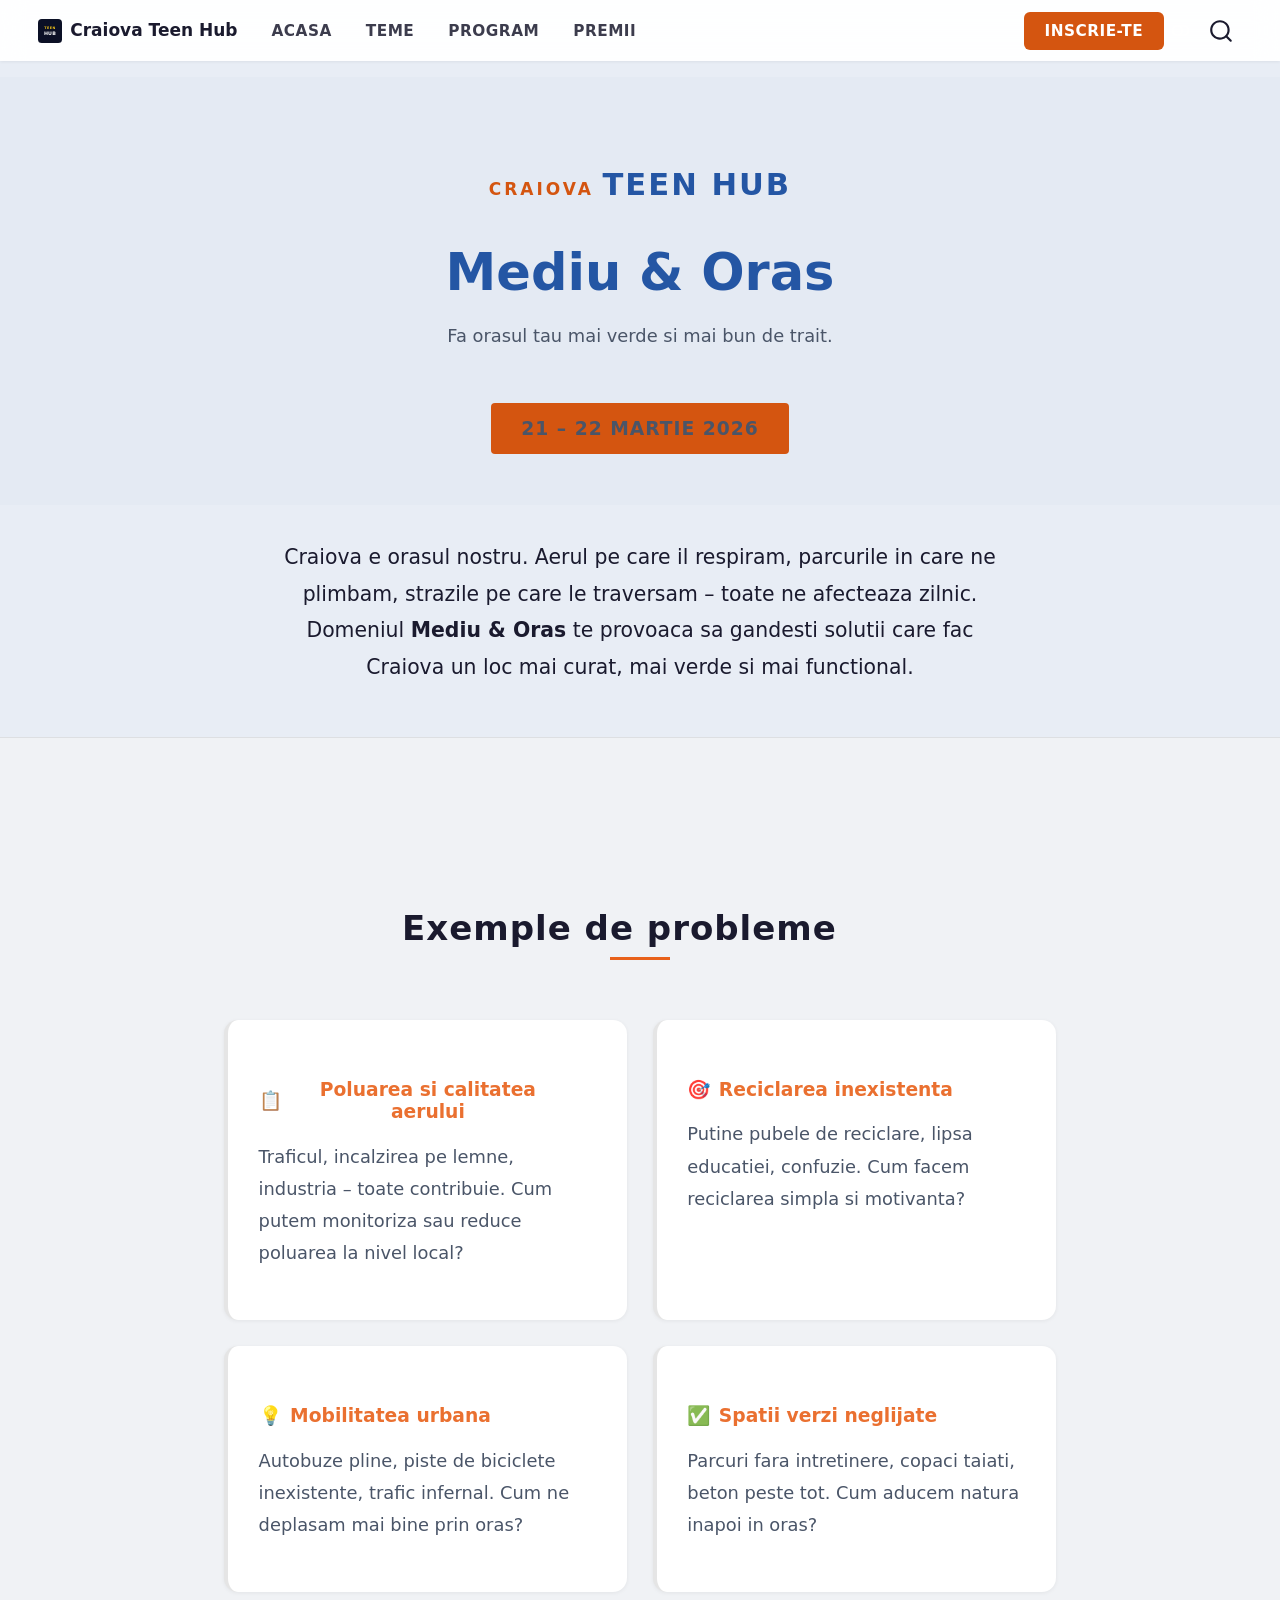
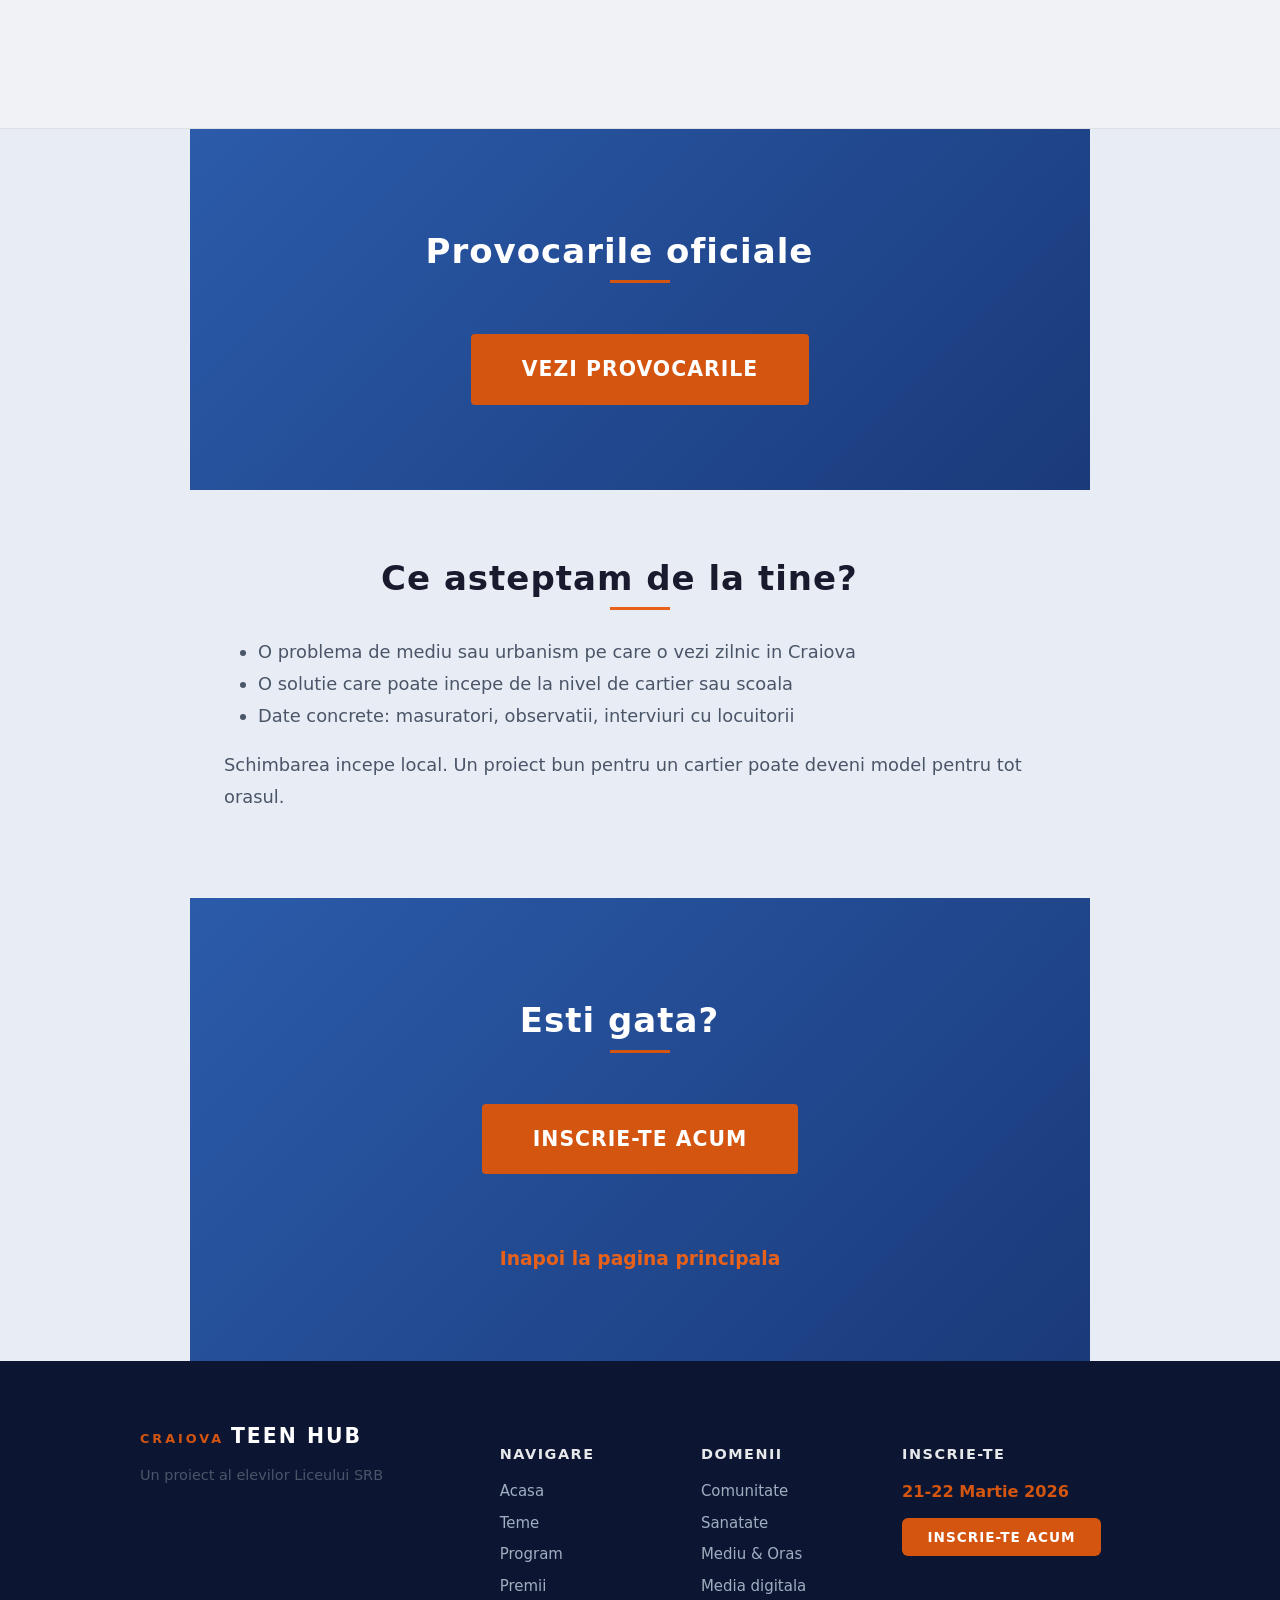
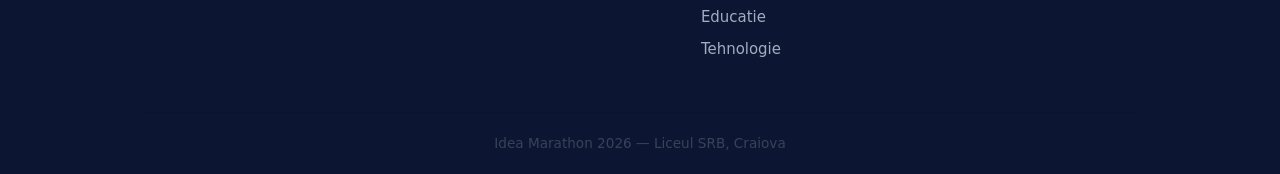
<file: mediu.html>
<!DOCTYPE html>
<html xmlns="http://www.w3.org/1999/xhtml" lang="en" xml:lang="en"><head>

<meta charset="utf-8">
<meta name="generator" content="quarto-1.8.26">

<meta name="viewport" content="width=device-width, initial-scale=1.0, user-scalable=yes">


<title>Mediu &amp; Oras | Idea Marathon – Craiova Teen Hub</title>
<style>
code{white-space: pre-wrap;}
span.smallcaps{font-variant: small-caps;}
div.columns{display: flex; gap: min(4vw, 1.5em);}
div.column{flex: auto; overflow-x: auto;}
div.hanging-indent{margin-left: 1.5em; text-indent: -1.5em;}
ul.task-list{list-style: none;}
ul.task-list li input[type="checkbox"] {
  width: 0.8em;
  margin: 0 0.8em 0.2em -1em; /* quarto-specific, see https://github.com/quarto-dev/quarto-cli/issues/4556 */ 
  vertical-align: middle;
}
</style>


<script src="site_libs/quarto-nav/quarto-nav.js"></script>
<script src="site_libs/quarto-nav/headroom.min.js"></script>
<script src="site_libs/clipboard/clipboard.min.js"></script>
<script src="site_libs/quarto-search/autocomplete.umd.js"></script>
<script src="site_libs/quarto-search/fuse.min.js"></script>
<script src="site_libs/quarto-search/quarto-search.js"></script>
<meta name="quarto:offset" content="./">
<link href="./favicon.svg" rel="icon" type="image/svg+xml">
<script src="site_libs/quarto-html/quarto.js" type="module"></script>
<script src="site_libs/quarto-html/tabsets/tabsets.js" type="module"></script>
<script src="site_libs/quarto-html/axe/axe-check.js" type="module"></script>
<script src="site_libs/quarto-html/popper.min.js"></script>
<script src="site_libs/quarto-html/tippy.umd.min.js"></script>
<script src="site_libs/quarto-html/anchor.min.js"></script>
<link href="site_libs/quarto-html/tippy.css" rel="stylesheet">
<link href="site_libs/quarto-html/quarto-syntax-highlighting-587c61ba64f3a5504c4d52d930310e48.css" rel="stylesheet" class="quarto-color-scheme" id="quarto-text-highlighting-styles">
<link href="site_libs/quarto-html/quarto-syntax-highlighting-dark-b758ccaa5987ceb1b75504551e579abf.css" rel="stylesheet" class="quarto-color-scheme quarto-color-alternate" id="quarto-text-highlighting-styles">
<link href="site_libs/quarto-html/quarto-syntax-highlighting-587c61ba64f3a5504c4d52d930310e48.css" rel="stylesheet" class="quarto-color-scheme-extra" id="quarto-text-highlighting-styles">
<script src="site_libs/bootstrap/bootstrap.min.js"></script>
<link href="site_libs/bootstrap/bootstrap-icons.css" rel="stylesheet">
<link href="site_libs/bootstrap/bootstrap-8185cfe6cc65199083a6c723d7da7d12.min.css" rel="stylesheet" append-hash="true" class="quarto-color-scheme" id="quarto-bootstrap" data-mode="light">
<link href="site_libs/bootstrap/bootstrap-dark-67006fbea1832d3aa6421e30bd4da898.min.css" rel="stylesheet" append-hash="true" class="quarto-color-scheme quarto-color-alternate" id="quarto-bootstrap" data-mode="dark">
<link href="site_libs/bootstrap/bootstrap-8185cfe6cc65199083a6c723d7da7d12.min.css" rel="stylesheet" append-hash="true" class="quarto-color-scheme-extra" id="quarto-bootstrap" data-mode="light">
<script id="quarto-search-options" type="application/json">{
  "location": "navbar",
  "copy-button": false,
  "collapse-after": 3,
  "panel-placement": "end",
  "type": "overlay",
  "limit": 50,
  "keyboard-shortcut": [
    "f",
    "/",
    "s"
  ],
  "show-item-context": false,
  "language": {
    "search-no-results-text": "No results",
    "search-matching-documents-text": "matching documents",
    "search-copy-link-title": "Copy link to search",
    "search-hide-matches-text": "Hide additional matches",
    "search-more-match-text": "more match in this document",
    "search-more-matches-text": "more matches in this document",
    "search-clear-button-title": "Clear",
    "search-text-placeholder": "",
    "search-detached-cancel-button-title": "Cancel",
    "search-submit-button-title": "Submit",
    "search-label": "Search"
  }
}</script>


<link rel="stylesheet" href="styles.css">
<meta property="og:title" content="Mediu &amp; Oras | Idea Marathon">
<meta property="og:description" content="Idea Marathon - Un maraton de solutii pentru elevii de clasa a IX-a din Craiova. 21-22 Martie 2026.">
<meta property="og:image" content="https://chenistdigital.github.io/teenhub/images/9.jpeg">
<meta property="og:site_name" content="Craiova Teen Hub">
<meta name="twitter:title" content="Mediu &amp; Oras | Idea Marathon">
<meta name="twitter:description" content="Idea Marathon - Un maraton de solutii pentru elevii de clasa a IX-a din Craiova. 6 domenii, mentori, premii si oportunitati. 21-22 Martie 2026.">
<meta name="twitter:image" content="https://chenistdigital.github.io/teenhub/images/9.jpeg">
<meta name="twitter:card" content="summary_large_image">
</head>

<body class="nav-fixed fullcontent quarto-light"><script id="quarto-html-before-body" type="application/javascript">
    const toggleBodyColorMode = (bsSheetEl) => {
      const mode = bsSheetEl.getAttribute("data-mode");
      const bodyEl = window.document.querySelector("body");
      if (mode === "dark") {
        bodyEl.classList.add("quarto-dark");
        bodyEl.classList.remove("quarto-light");
      } else {
        bodyEl.classList.add("quarto-light");
        bodyEl.classList.remove("quarto-dark");
      }
    }
    const toggleBodyColorPrimary = () => {
      const bsSheetEl = window.document.querySelector("link#quarto-bootstrap:not([rel=disabled-stylesheet])");
      if (bsSheetEl) {
        toggleBodyColorMode(bsSheetEl);
      }
    }
    const setColorSchemeToggle = (alternate) => {
      const toggles = window.document.querySelectorAll('.quarto-color-scheme-toggle');
      for (let i=0; i < toggles.length; i++) {
        const toggle = toggles[i];
        if (toggle) {
          if (alternate) {
            toggle.classList.add("alternate");
          } else {
            toggle.classList.remove("alternate");
          }
        }
      }
    };
    const toggleColorMode = (alternate) => {
      // Switch the stylesheets
      const primaryStylesheets = window.document.querySelectorAll('link.quarto-color-scheme:not(.quarto-color-alternate)');
      const alternateStylesheets = window.document.querySelectorAll('link.quarto-color-scheme.quarto-color-alternate');
      manageTransitions('#quarto-margin-sidebar .nav-link', false);
      if (alternate) {
        // note: dark is layered on light, we don't disable primary!
        enableStylesheet(alternateStylesheets);
        for (const sheetNode of alternateStylesheets) {
          if (sheetNode.id === "quarto-bootstrap") {
            toggleBodyColorMode(sheetNode);
          }
        }
      } else {
        disableStylesheet(alternateStylesheets);
        enableStylesheet(primaryStylesheets)
        toggleBodyColorPrimary();
      }
      manageTransitions('#quarto-margin-sidebar .nav-link', true);
      // Switch the toggles
      setColorSchemeToggle(alternate)
      // Hack to workaround the fact that safari doesn't
      // properly recolor the scrollbar when toggling (#1455)
      if (navigator.userAgent.indexOf('Safari') > 0 && navigator.userAgent.indexOf('Chrome') == -1) {
        manageTransitions("body", false);
        window.scrollTo(0, 1);
        setTimeout(() => {
          window.scrollTo(0, 0);
          manageTransitions("body", true);
        }, 40);
      }
    }
    const disableStylesheet = (stylesheets) => {
      for (let i=0; i < stylesheets.length; i++) {
        const stylesheet = stylesheets[i];
        stylesheet.rel = 'disabled-stylesheet';
      }
    }
    const enableStylesheet = (stylesheets) => {
      for (let i=0; i < stylesheets.length; i++) {
        const stylesheet = stylesheets[i];
        if(stylesheet.rel !== 'stylesheet') { // for Chrome, which will still FOUC without this check
          stylesheet.rel = 'stylesheet';
        }
      }
    }
    const manageTransitions = (selector, allowTransitions) => {
      const els = window.document.querySelectorAll(selector);
      for (let i=0; i < els.length; i++) {
        const el = els[i];
        if (allowTransitions) {
          el.classList.remove('notransition');
        } else {
          el.classList.add('notransition');
        }
      }
    }
    const isFileUrl = () => {
      return window.location.protocol === 'file:';
    }
    const hasAlternateSentinel = () => {
      let styleSentinel = getColorSchemeSentinel();
      if (styleSentinel !== null) {
        return styleSentinel === "alternate";
      } else {
        return false;
      }
    }
    const setStyleSentinel = (alternate) => {
      const value = alternate ? "alternate" : "default";
      if (!isFileUrl()) {
        window.localStorage.setItem("quarto-color-scheme", value);
      } else {
        localAlternateSentinel = value;
      }
    }
    const getColorSchemeSentinel = () => {
      if (!isFileUrl()) {
        const storageValue = window.localStorage.getItem("quarto-color-scheme");
        return storageValue != null ? storageValue : localAlternateSentinel;
      } else {
        return localAlternateSentinel;
      }
    }
    const toggleGiscusIfUsed = (isAlternate, darkModeDefault) => {
      const baseTheme = document.querySelector('#giscus-base-theme')?.value ?? 'light';
      const alternateTheme = document.querySelector('#giscus-alt-theme')?.value ?? 'dark';
      let newTheme = '';
      if(authorPrefersDark) {
        newTheme = isAlternate ? baseTheme : alternateTheme;
      } else {
        newTheme = isAlternate ? alternateTheme : baseTheme;
      }
      const changeGiscusTheme = () => {
        // From: https://github.com/giscus/giscus/issues/336
        const sendMessage = (message) => {
          const iframe = document.querySelector('iframe.giscus-frame');
          if (!iframe) return;
          iframe.contentWindow.postMessage({ giscus: message }, 'https://giscus.app');
        }
        sendMessage({
          setConfig: {
            theme: newTheme
          }
        });
      }
      const isGiscussLoaded = window.document.querySelector('iframe.giscus-frame') !== null;
      if (isGiscussLoaded) {
        changeGiscusTheme();
      }
    };
    const authorPrefersDark = false;
    const darkModeDefault = authorPrefersDark;
      document.querySelector('link#quarto-text-highlighting-styles.quarto-color-scheme-extra').rel = 'disabled-stylesheet';
      document.querySelector('link#quarto-bootstrap.quarto-color-scheme-extra').rel = 'disabled-stylesheet';
    let localAlternateSentinel = darkModeDefault ? 'alternate' : 'default';
    // Dark / light mode switch
    window.quartoToggleColorScheme = () => {
      // Read the current dark / light value
      let toAlternate = !hasAlternateSentinel();
      toggleColorMode(toAlternate);
      setStyleSentinel(toAlternate);
      toggleGiscusIfUsed(toAlternate, darkModeDefault);
      window.dispatchEvent(new Event('resize'));
    };
    // Switch to dark mode if need be
    if (hasAlternateSentinel()) {
      toggleColorMode(true);
    } else {
      toggleColorMode(false);
    }
  </script>

<div id="quarto-search-results"></div>
  <header id="quarto-header" class="headroom fixed-top">
    <nav class="navbar navbar-expand-lg " data-bs-theme="dark">
      <div class="navbar-container container-fluid">
      <div class="navbar-brand-container mx-auto">
    <a href="./index.html" class="navbar-brand navbar-brand-logo">
    <img src="./favicon.svg" alt="" class="navbar-logo light-content">
    <img src="./favicon.svg" alt="" class="navbar-logo dark-content">
    </a>
    <a class="navbar-brand" href="./index.html">
    <span class="navbar-title">Craiova Teen Hub</span>
    </a>
  </div>
            <div id="quarto-search" class="" title="Search"></div>
          <button class="navbar-toggler" type="button" data-bs-toggle="collapse" data-bs-target="#navbarCollapse" aria-controls="navbarCollapse" role="menu" aria-expanded="false" aria-label="Toggle navigation" onclick="if (window.quartoToggleHeadroom) { window.quartoToggleHeadroom(); }">
  <span class="navbar-toggler-icon"></span>
</button>
          <div class="collapse navbar-collapse" id="navbarCollapse">
            <ul class="navbar-nav navbar-nav-scroll me-auto">
  <li class="nav-item">
    <a class="nav-link" href="./index.html"> 
<span class="menu-text">Acasa</span></a>
  </li>  
  <li class="nav-item">
    <a class="nav-link" href="./index.html#teme"> 
<span class="menu-text">Teme</span></a>
  </li>  
  <li class="nav-item">
    <a class="nav-link" href="./index.html#program"> 
<span class="menu-text">Program</span></a>
  </li>  
  <li class="nav-item">
    <a class="nav-link" href="./index.html#premii"> 
<span class="menu-text">Premii</span></a>
  </li>  
</ul>
            <ul class="navbar-nav navbar-nav-scroll ms-auto">
  <li class="nav-item">
    <a class="nav-link" href="./inscriere.html"> 
<span class="menu-text">INSCRIE-TE</span></a>
  </li>  
</ul>
          </div> <!-- /navcollapse -->
            <div class="quarto-navbar-tools">
  <a href="" class="quarto-color-scheme-toggle quarto-navigation-tool  px-1" onclick="window.quartoToggleColorScheme(); return false;" title="Toggle dark mode"><i class="bi"></i></a>
</div>
      </div> <!-- /container-fluid -->
    </nav>
</header>
<!-- content -->
<div id="quarto-content" class="quarto-container page-columns page-rows-contents page-layout-article page-navbar">
<!-- sidebar -->
<!-- margin-sidebar -->
    
<!-- main -->
<main class="content" id="quarto-document-content"><header id="title-block-header" class="quarto-title-block"></header>





<div class="domain-hero">
<div class="logo-text">
<p><span class="logo-craiova">CRAIOVA</span> <span class="logo-teenhub">TEEN HUB</span></p>
</div>
<section id="mediu-oras" class="level1">
<h1>Mediu &amp; Oras</h1>
<div class="tagline">
<p>Fa orasul tau mai verde si mai bun de trait.</p>
</div>
<div class="date-badge">
<p>21 – 22 MARTIE 2026</p>
</div>
</section>
</div>
<div class="domain-intro">
<p>Craiova e orasul nostru. Aerul pe care il respiram, parcurile in care ne plimbam, strazile pe care le traversam – toate ne afecteaza zilnic. Domeniul <strong>Mediu &amp; Oras</strong> te provoaca sa gandesti solutii care fac Craiova un loc mai curat, mai verde si mai functional.</p>
</div>
<div class="gated-placeholder">
<div class="lock-icon">
🔒
</div>
<h3 class="anchored">
Problemele vor fi dezvaluite la startul maratonului de idei
</h3>
<p>
21 Martie 2026, ora 14:00
</p>
<div class="countdown">

</div>
</div>
<div class="gated" style="display:none">
<div class="dark-section">
<section id="exemple-de-probleme" class="level2 inner">
<h2 class="anchored" data-anchor-id="exemple-de-probleme">Exemple de probleme</h2>
<div class="challenge-grid">
<section id="poluarea-si-calitatea-aerului" class="level3 challenge-card">
<h3 class="anchored" data-anchor-id="poluarea-si-calitatea-aerului">Poluarea si calitatea aerului</h3>
<p>Traficul, incalzirea pe lemne, industria – toate contribuie. Cum putem monitoriza sau reduce poluarea la nivel local?</p>
</section>
<section id="reciclarea-inexistenta" class="level3 challenge-card">
<h3 class="anchored" data-anchor-id="reciclarea-inexistenta">Reciclarea inexistenta</h3>
<p>Putine pubele de reciclare, lipsa educatiei, confuzie. Cum facem reciclarea simpla si motivanta?</p>
</section>
<section id="mobilitatea-urbana" class="level3 challenge-card">
<h3 class="anchored" data-anchor-id="mobilitatea-urbana">Mobilitatea urbana</h3>
<p>Autobuze pline, piste de biciclete inexistente, trafic infernal. Cum ne deplasam mai bine prin oras?</p>
</section>
<section id="spatii-verzi-neglijate" class="level3 challenge-card">
<h3 class="anchored" data-anchor-id="spatii-verzi-neglijate">Spatii verzi neglijate</h3>
<p>Parcuri fara intretinere, copaci taiati, beton peste tot. Cum aducem natura inapoi in oras?</p>
</section>
</div>
</section>
</div>
<section id="provocarile-oficiale" class="level2 cta-section">
<h2 class="anchored" data-anchor-id="provocarile-oficiale">Provocarile oficiale</h2>
<p><a href="./challenges/mediu.html"><span class="cta-button">VEZI PROVOCARILE</span></a></p>
</section>
</div>
<section id="ce-asteptam-de-la-tine" class="level2">
<h2 class="anchored" data-anchor-id="ce-asteptam-de-la-tine">Ce asteptam de la tine?</h2>
<ul>
<li>O problema de mediu sau urbanism pe care o vezi zilnic in Craiova</li>
<li>O solutie care poate incepe de la nivel de cartier sau scoala</li>
<li>Date concrete: masuratori, observatii, interviuri cu locuitorii</li>
</ul>
<p>Schimbarea incepe local. Un proiect bun pentru un cartier poate deveni model pentru tot orasul.</p>
</section>
<section id="esti-gata" class="level2 cta-section">
<h2 class="anchored" data-anchor-id="esti-gata">Esti gata?</h2>
<p><a href="./inscriere.html"><span class="cta-button">INSCRIE-TE ACUM</span></a></p>
<p><a href="./index.html" class="back-link">Inapoi la pagina principala</a></p>
</section>
<button class="scroll-top" onclick="window.scrollTo({top:0,behavior:'smooth'})" aria-label="Scroll to top">
↑
</button>
<footer class="site-footer">
<div class="footer-inner">
<div class="footer-col footer-brand">
<div class="footer-logo">
<span class="logo-craiova">CRAIOVA</span> <span class="logo-teenhub">TEEN HUB</span>
</div>
<p class="footer-tagline">
Un proiect al elevilor Liceului SRB
</p>
</div>
<div class="footer-col">
<h4 class="anchored">
Navigare
</h4>
<ul>
<li>
<a href="index.html">Acasa</a>
</li>
<li>
<a href="index.html#teme">Teme</a>
</li>
<li>
<a href="index.html#program">Program</a>
</li>
<li>
<a href="index.html#premii">Premii</a>
</li>
</ul>
</div>
<div class="footer-col">
<h4 class="anchored">
Domenii
</h4>
<ul>
<li>
<a href="comunitate.html">Comunitate</a>
</li>
<li>
<a href="sanatate.html">Sanatate</a>
</li>
<li>
<a href="mediu.html">Mediu &amp; Oras</a>
</li>
<li>
<a href="media-digitala.html">Media digitala</a>
</li>
<li>
<a href="educatie.html">Educatie</a>
</li>
<li>
<a href="tehnologie.html">Tehnologie</a>
</li>
</ul>
</div>
<div class="footer-col">
<h4 class="anchored">
Inscrie-te
</h4>
<p class="footer-cta-text">
21-22 Martie 2026
</p>
<a href="inscriere.html" class="footer-cta">INSCRIE-TE ACUM</a>
</div>
</div>
<div class="footer-bottom">
<p>
Idea Marathon 2026 — Liceul SRB, Craiova
</p>
</div>
</footer>



</main> <!-- /main -->
<script id="quarto-html-after-body" type="application/javascript">
  window.document.addEventListener("DOMContentLoaded", function (event) {
    // Ensure there is a toggle, if there isn't float one in the top right
    if (window.document.querySelector('.quarto-color-scheme-toggle') === null) {
      const a = window.document.createElement('a');
      a.classList.add('top-right');
      a.classList.add('quarto-color-scheme-toggle');
      a.href = "";
      a.onclick = function() { try { window.quartoToggleColorScheme(); } catch {} return false; };
      const i = window.document.createElement("i");
      i.classList.add('bi');
      a.appendChild(i);
      window.document.body.appendChild(a);
    }
    setColorSchemeToggle(hasAlternateSentinel())
    const icon = "";
    const anchorJS = new window.AnchorJS();
    anchorJS.options = {
      placement: 'right',
      icon: icon
    };
    anchorJS.add('.anchored');
    const isCodeAnnotation = (el) => {
      for (const clz of el.classList) {
        if (clz.startsWith('code-annotation-')) {                     
          return true;
        }
      }
      return false;
    }
    const onCopySuccess = function(e) {
      // button target
      const button = e.trigger;
      // don't keep focus
      button.blur();
      // flash "checked"
      button.classList.add('code-copy-button-checked');
      var currentTitle = button.getAttribute("title");
      button.setAttribute("title", "Copied!");
      let tooltip;
      if (window.bootstrap) {
        button.setAttribute("data-bs-toggle", "tooltip");
        button.setAttribute("data-bs-placement", "left");
        button.setAttribute("data-bs-title", "Copied!");
        tooltip = new bootstrap.Tooltip(button, 
          { trigger: "manual", 
            customClass: "code-copy-button-tooltip",
            offset: [0, -8]});
        tooltip.show();    
      }
      setTimeout(function() {
        if (tooltip) {
          tooltip.hide();
          button.removeAttribute("data-bs-title");
          button.removeAttribute("data-bs-toggle");
          button.removeAttribute("data-bs-placement");
        }
        button.setAttribute("title", currentTitle);
        button.classList.remove('code-copy-button-checked');
      }, 1000);
      // clear code selection
      e.clearSelection();
    }
    const getTextToCopy = function(trigger) {
      const outerScaffold = trigger.parentElement.cloneNode(true);
      const codeEl = outerScaffold.querySelector('code');
      for (const childEl of codeEl.children) {
        if (isCodeAnnotation(childEl)) {
          childEl.remove();
        }
      }
      return codeEl.innerText;
    }
    const clipboard = new window.ClipboardJS('.code-copy-button:not([data-in-quarto-modal])', {
      text: getTextToCopy
    });
    clipboard.on('success', onCopySuccess);
    if (window.document.getElementById('quarto-embedded-source-code-modal')) {
      const clipboardModal = new window.ClipboardJS('.code-copy-button[data-in-quarto-modal]', {
        text: getTextToCopy,
        container: window.document.getElementById('quarto-embedded-source-code-modal')
      });
      clipboardModal.on('success', onCopySuccess);
    }
      var localhostRegex = new RegExp(/^(?:http|https):\/\/localhost\:?[0-9]*\//);
      var mailtoRegex = new RegExp(/^mailto:/);
        var filterRegex = new RegExp("https:\/\/chenistdigital\.github\.io\/teenhub\/");
      var isInternal = (href) => {
          return filterRegex.test(href) || localhostRegex.test(href) || mailtoRegex.test(href);
      }
      // Inspect non-navigation links and adorn them if external
     var links = window.document.querySelectorAll('a[href]:not(.nav-link):not(.navbar-brand):not(.toc-action):not(.sidebar-link):not(.sidebar-item-toggle):not(.pagination-link):not(.no-external):not([aria-hidden]):not(.dropdown-item):not(.quarto-navigation-tool):not(.about-link)');
      for (var i=0; i<links.length; i++) {
        const link = links[i];
        if (!isInternal(link.href)) {
          // undo the damage that might have been done by quarto-nav.js in the case of
          // links that we want to consider external
          if (link.dataset.originalHref !== undefined) {
            link.href = link.dataset.originalHref;
          }
        }
      }
    function tippyHover(el, contentFn, onTriggerFn, onUntriggerFn) {
      const config = {
        allowHTML: true,
        maxWidth: 500,
        delay: 100,
        arrow: false,
        appendTo: function(el) {
            return el.parentElement;
        },
        interactive: true,
        interactiveBorder: 10,
        theme: 'quarto',
        placement: 'bottom-start',
      };
      if (contentFn) {
        config.content = contentFn;
      }
      if (onTriggerFn) {
        config.onTrigger = onTriggerFn;
      }
      if (onUntriggerFn) {
        config.onUntrigger = onUntriggerFn;
      }
      window.tippy(el, config); 
    }
    const noterefs = window.document.querySelectorAll('a[role="doc-noteref"]');
    for (var i=0; i<noterefs.length; i++) {
      const ref = noterefs[i];
      tippyHover(ref, function() {
        // use id or data attribute instead here
        let href = ref.getAttribute('data-footnote-href') || ref.getAttribute('href');
        try { href = new URL(href).hash; } catch {}
        const id = href.replace(/^#\/?/, "");
        const note = window.document.getElementById(id);
        if (note) {
          return note.innerHTML;
        } else {
          return "";
        }
      });
    }
    const xrefs = window.document.querySelectorAll('a.quarto-xref');
    const processXRef = (id, note) => {
      // Strip column container classes
      const stripColumnClz = (el) => {
        el.classList.remove("page-full", "page-columns");
        if (el.children) {
          for (const child of el.children) {
            stripColumnClz(child);
          }
        }
      }
      stripColumnClz(note)
      if (id === null || id.startsWith('sec-')) {
        // Special case sections, only their first couple elements
        const container = document.createElement("div");
        if (note.children && note.children.length > 2) {
          container.appendChild(note.children[0].cloneNode(true));
          for (let i = 1; i < note.children.length; i++) {
            const child = note.children[i];
            if (child.tagName === "P" && child.innerText === "") {
              continue;
            } else {
              container.appendChild(child.cloneNode(true));
              break;
            }
          }
          if (window.Quarto?.typesetMath) {
            window.Quarto.typesetMath(container);
          }
          return container.innerHTML
        } else {
          if (window.Quarto?.typesetMath) {
            window.Quarto.typesetMath(note);
          }
          return note.innerHTML;
        }
      } else {
        // Remove any anchor links if they are present
        const anchorLink = note.querySelector('a.anchorjs-link');
        if (anchorLink) {
          anchorLink.remove();
        }
        if (window.Quarto?.typesetMath) {
          window.Quarto.typesetMath(note);
        }
        if (note.classList.contains("callout")) {
          return note.outerHTML;
        } else {
          return note.innerHTML;
        }
      }
    }
    for (var i=0; i<xrefs.length; i++) {
      const xref = xrefs[i];
      tippyHover(xref, undefined, function(instance) {
        instance.disable();
        let url = xref.getAttribute('href');
        let hash = undefined; 
        if (url.startsWith('#')) {
          hash = url;
        } else {
          try { hash = new URL(url).hash; } catch {}
        }
        if (hash) {
          const id = hash.replace(/^#\/?/, "");
          const note = window.document.getElementById(id);
          if (note !== null) {
            try {
              const html = processXRef(id, note.cloneNode(true));
              instance.setContent(html);
            } finally {
              instance.enable();
              instance.show();
            }
          } else {
            // See if we can fetch this
            fetch(url.split('#')[0])
            .then(res => res.text())
            .then(html => {
              const parser = new DOMParser();
              const htmlDoc = parser.parseFromString(html, "text/html");
              const note = htmlDoc.getElementById(id);
              if (note !== null) {
                const html = processXRef(id, note);
                instance.setContent(html);
              } 
            }).finally(() => {
              instance.enable();
              instance.show();
            });
          }
        } else {
          // See if we can fetch a full url (with no hash to target)
          // This is a special case and we should probably do some content thinning / targeting
          fetch(url)
          .then(res => res.text())
          .then(html => {
            const parser = new DOMParser();
            const htmlDoc = parser.parseFromString(html, "text/html");
            const note = htmlDoc.querySelector('main.content');
            if (note !== null) {
              // This should only happen for chapter cross references
              // (since there is no id in the URL)
              // remove the first header
              if (note.children.length > 0 && note.children[0].tagName === "HEADER") {
                note.children[0].remove();
              }
              const html = processXRef(null, note);
              instance.setContent(html);
            } 
          }).finally(() => {
            instance.enable();
            instance.show();
          });
        }
      }, function(instance) {
      });
    }
        let selectedAnnoteEl;
        const selectorForAnnotation = ( cell, annotation) => {
          let cellAttr = 'data-code-cell="' + cell + '"';
          let lineAttr = 'data-code-annotation="' +  annotation + '"';
          const selector = 'span[' + cellAttr + '][' + lineAttr + ']';
          return selector;
        }
        const selectCodeLines = (annoteEl) => {
          const doc = window.document;
          const targetCell = annoteEl.getAttribute("data-target-cell");
          const targetAnnotation = annoteEl.getAttribute("data-target-annotation");
          const annoteSpan = window.document.querySelector(selectorForAnnotation(targetCell, targetAnnotation));
          const lines = annoteSpan.getAttribute("data-code-lines").split(",");
          const lineIds = lines.map((line) => {
            return targetCell + "-" + line;
          })
          let top = null;
          let height = null;
          let parent = null;
          if (lineIds.length > 0) {
              //compute the position of the single el (top and bottom and make a div)
              const el = window.document.getElementById(lineIds[0]);
              top = el.offsetTop;
              height = el.offsetHeight;
              parent = el.parentElement.parentElement;
            if (lineIds.length > 1) {
              const lastEl = window.document.getElementById(lineIds[lineIds.length - 1]);
              const bottom = lastEl.offsetTop + lastEl.offsetHeight;
              height = bottom - top;
            }
            if (top !== null && height !== null && parent !== null) {
              // cook up a div (if necessary) and position it 
              let div = window.document.getElementById("code-annotation-line-highlight");
              if (div === null) {
                div = window.document.createElement("div");
                div.setAttribute("id", "code-annotation-line-highlight");
                div.style.position = 'absolute';
                parent.appendChild(div);
              }
              div.style.top = top - 2 + "px";
              div.style.height = height + 4 + "px";
              div.style.left = 0;
              let gutterDiv = window.document.getElementById("code-annotation-line-highlight-gutter");
              if (gutterDiv === null) {
                gutterDiv = window.document.createElement("div");
                gutterDiv.setAttribute("id", "code-annotation-line-highlight-gutter");
                gutterDiv.style.position = 'absolute';
                const codeCell = window.document.getElementById(targetCell);
                const gutter = codeCell.querySelector('.code-annotation-gutter');
                gutter.appendChild(gutterDiv);
              }
              gutterDiv.style.top = top - 2 + "px";
              gutterDiv.style.height = height + 4 + "px";
            }
            selectedAnnoteEl = annoteEl;
          }
        };
        const unselectCodeLines = () => {
          const elementsIds = ["code-annotation-line-highlight", "code-annotation-line-highlight-gutter"];
          elementsIds.forEach((elId) => {
            const div = window.document.getElementById(elId);
            if (div) {
              div.remove();
            }
          });
          selectedAnnoteEl = undefined;
        };
          // Handle positioning of the toggle
      window.addEventListener(
        "resize",
        throttle(() => {
          elRect = undefined;
          if (selectedAnnoteEl) {
            selectCodeLines(selectedAnnoteEl);
          }
        }, 10)
      );
      function throttle(fn, ms) {
      let throttle = false;
      let timer;
        return (...args) => {
          if(!throttle) { // first call gets through
              fn.apply(this, args);
              throttle = true;
          } else { // all the others get throttled
              if(timer) clearTimeout(timer); // cancel #2
              timer = setTimeout(() => {
                fn.apply(this, args);
                timer = throttle = false;
              }, ms);
          }
        };
      }
        // Attach click handler to the DT
        const annoteDls = window.document.querySelectorAll('dt[data-target-cell]');
        for (const annoteDlNode of annoteDls) {
          annoteDlNode.addEventListener('click', (event) => {
            const clickedEl = event.target;
            if (clickedEl !== selectedAnnoteEl) {
              unselectCodeLines();
              const activeEl = window.document.querySelector('dt[data-target-cell].code-annotation-active');
              if (activeEl) {
                activeEl.classList.remove('code-annotation-active');
              }
              selectCodeLines(clickedEl);
              clickedEl.classList.add('code-annotation-active');
            } else {
              // Unselect the line
              unselectCodeLines();
              clickedEl.classList.remove('code-annotation-active');
            }
          });
        }
    const findCites = (el) => {
      const parentEl = el.parentElement;
      if (parentEl) {
        const cites = parentEl.dataset.cites;
        if (cites) {
          return {
            el,
            cites: cites.split(' ')
          };
        } else {
          return findCites(el.parentElement)
        }
      } else {
        return undefined;
      }
    };
    var bibliorefs = window.document.querySelectorAll('a[role="doc-biblioref"]');
    for (var i=0; i<bibliorefs.length; i++) {
      const ref = bibliorefs[i];
      const citeInfo = findCites(ref);
      if (citeInfo) {
        tippyHover(citeInfo.el, function() {
          var popup = window.document.createElement('div');
          citeInfo.cites.forEach(function(cite) {
            var citeDiv = window.document.createElement('div');
            citeDiv.classList.add('hanging-indent');
            citeDiv.classList.add('csl-entry');
            var biblioDiv = window.document.getElementById('ref-' + cite);
            if (biblioDiv) {
              citeDiv.innerHTML = biblioDiv.innerHTML;
            }
            popup.appendChild(citeDiv);
          });
          return popup.innerHTML;
        });
      }
    }
  });
  </script>
</div> <!-- /content -->
<script src="./unlock.js"></script>




</body></html>
</file>
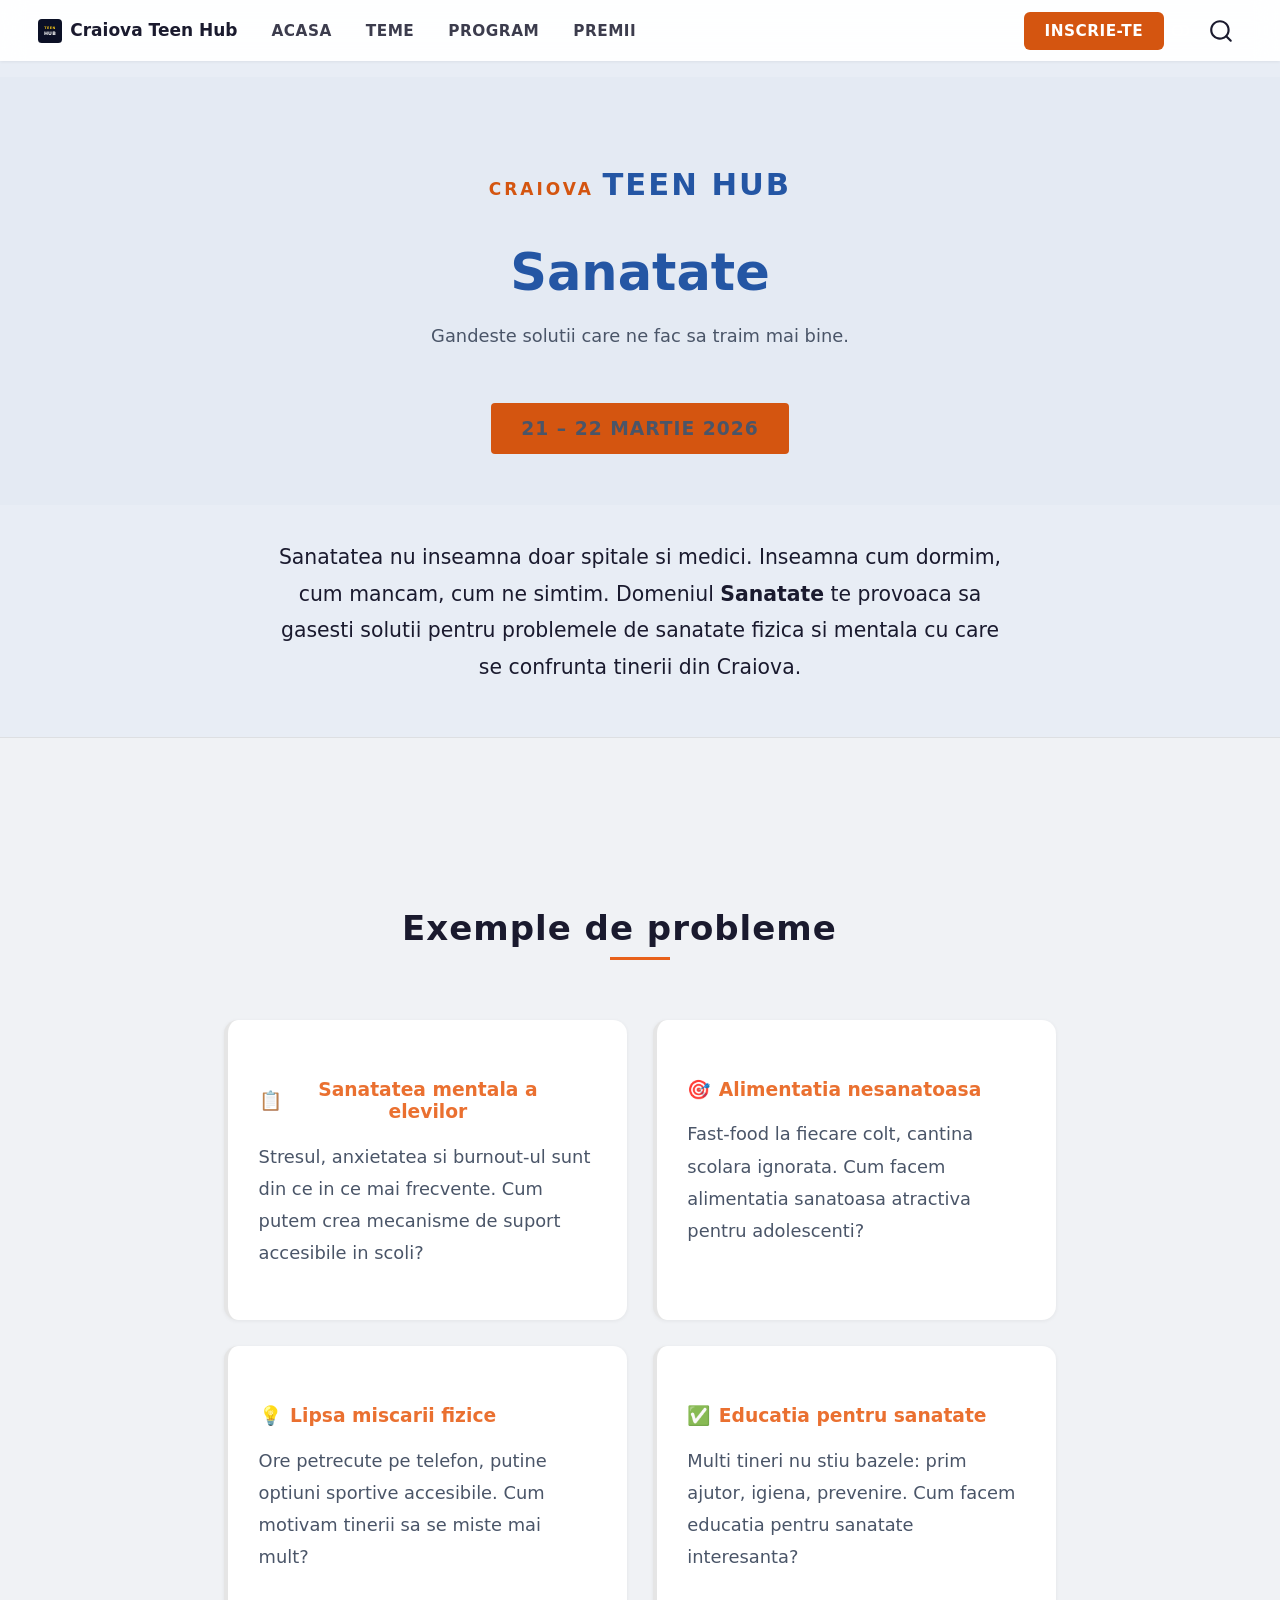
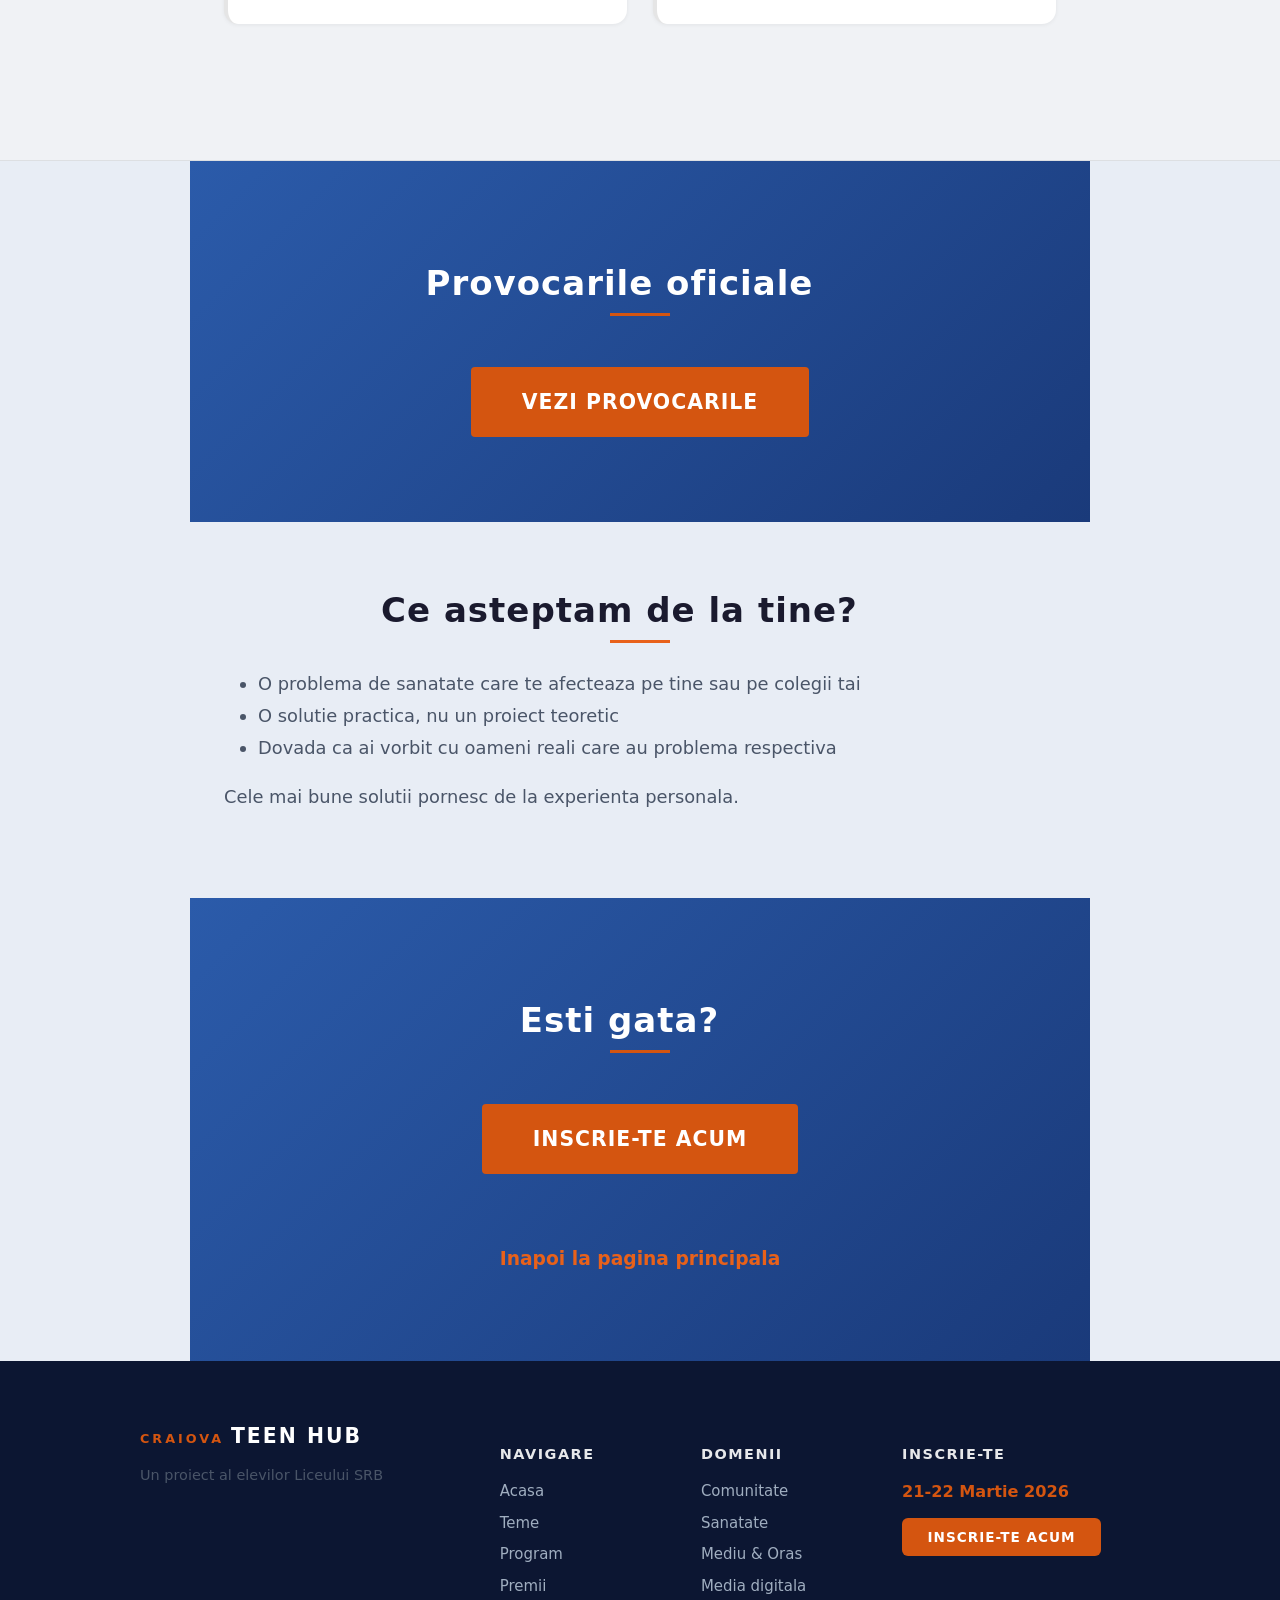
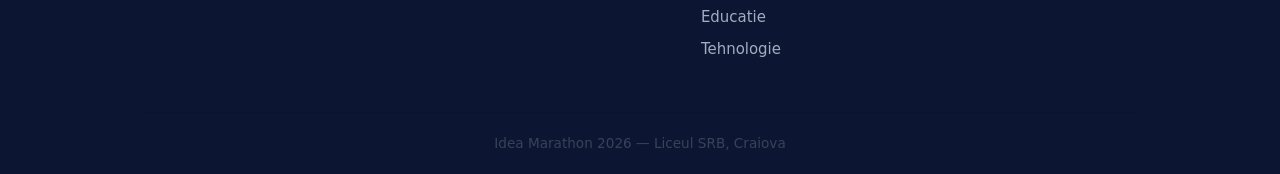
<file: sanatate.html>
<!DOCTYPE html>
<html xmlns="http://www.w3.org/1999/xhtml" lang="en" xml:lang="en"><head>

<meta charset="utf-8">
<meta name="generator" content="quarto-1.8.26">

<meta name="viewport" content="width=device-width, initial-scale=1.0, user-scalable=yes">


<title>Sanatate | Idea Marathon – Craiova Teen Hub</title>
<style>
code{white-space: pre-wrap;}
span.smallcaps{font-variant: small-caps;}
div.columns{display: flex; gap: min(4vw, 1.5em);}
div.column{flex: auto; overflow-x: auto;}
div.hanging-indent{margin-left: 1.5em; text-indent: -1.5em;}
ul.task-list{list-style: none;}
ul.task-list li input[type="checkbox"] {
  width: 0.8em;
  margin: 0 0.8em 0.2em -1em; /* quarto-specific, see https://github.com/quarto-dev/quarto-cli/issues/4556 */ 
  vertical-align: middle;
}
</style>


<script src="site_libs/quarto-nav/quarto-nav.js"></script>
<script src="site_libs/quarto-nav/headroom.min.js"></script>
<script src="site_libs/clipboard/clipboard.min.js"></script>
<script src="site_libs/quarto-search/autocomplete.umd.js"></script>
<script src="site_libs/quarto-search/fuse.min.js"></script>
<script src="site_libs/quarto-search/quarto-search.js"></script>
<meta name="quarto:offset" content="./">
<link href="./favicon.svg" rel="icon" type="image/svg+xml">
<script src="site_libs/quarto-html/quarto.js" type="module"></script>
<script src="site_libs/quarto-html/tabsets/tabsets.js" type="module"></script>
<script src="site_libs/quarto-html/axe/axe-check.js" type="module"></script>
<script src="site_libs/quarto-html/popper.min.js"></script>
<script src="site_libs/quarto-html/tippy.umd.min.js"></script>
<script src="site_libs/quarto-html/anchor.min.js"></script>
<link href="site_libs/quarto-html/tippy.css" rel="stylesheet">
<link href="site_libs/quarto-html/quarto-syntax-highlighting-587c61ba64f3a5504c4d52d930310e48.css" rel="stylesheet" class="quarto-color-scheme" id="quarto-text-highlighting-styles">
<link href="site_libs/quarto-html/quarto-syntax-highlighting-dark-b758ccaa5987ceb1b75504551e579abf.css" rel="stylesheet" class="quarto-color-scheme quarto-color-alternate" id="quarto-text-highlighting-styles">
<link href="site_libs/quarto-html/quarto-syntax-highlighting-587c61ba64f3a5504c4d52d930310e48.css" rel="stylesheet" class="quarto-color-scheme-extra" id="quarto-text-highlighting-styles">
<script src="site_libs/bootstrap/bootstrap.min.js"></script>
<link href="site_libs/bootstrap/bootstrap-icons.css" rel="stylesheet">
<link href="site_libs/bootstrap/bootstrap-8185cfe6cc65199083a6c723d7da7d12.min.css" rel="stylesheet" append-hash="true" class="quarto-color-scheme" id="quarto-bootstrap" data-mode="light">
<link href="site_libs/bootstrap/bootstrap-dark-67006fbea1832d3aa6421e30bd4da898.min.css" rel="stylesheet" append-hash="true" class="quarto-color-scheme quarto-color-alternate" id="quarto-bootstrap" data-mode="dark">
<link href="site_libs/bootstrap/bootstrap-8185cfe6cc65199083a6c723d7da7d12.min.css" rel="stylesheet" append-hash="true" class="quarto-color-scheme-extra" id="quarto-bootstrap" data-mode="light">
<script id="quarto-search-options" type="application/json">{
  "location": "navbar",
  "copy-button": false,
  "collapse-after": 3,
  "panel-placement": "end",
  "type": "overlay",
  "limit": 50,
  "keyboard-shortcut": [
    "f",
    "/",
    "s"
  ],
  "show-item-context": false,
  "language": {
    "search-no-results-text": "No results",
    "search-matching-documents-text": "matching documents",
    "search-copy-link-title": "Copy link to search",
    "search-hide-matches-text": "Hide additional matches",
    "search-more-match-text": "more match in this document",
    "search-more-matches-text": "more matches in this document",
    "search-clear-button-title": "Clear",
    "search-text-placeholder": "",
    "search-detached-cancel-button-title": "Cancel",
    "search-submit-button-title": "Submit",
    "search-label": "Search"
  }
}</script>


<link rel="stylesheet" href="styles.css">
<meta property="og:title" content="Sanatate | Idea Marathon">
<meta property="og:description" content="Idea Marathon - Un maraton de solutii pentru elevii de clasa a IX-a din Craiova. 21-22 Martie 2026.">
<meta property="og:image" content="https://chenistdigital.github.io/teenhub/images/9.jpeg">
<meta property="og:site_name" content="Craiova Teen Hub">
<meta name="twitter:title" content="Sanatate | Idea Marathon">
<meta name="twitter:description" content="Idea Marathon - Un maraton de solutii pentru elevii de clasa a IX-a din Craiova. 6 domenii, mentori, premii si oportunitati. 21-22 Martie 2026.">
<meta name="twitter:image" content="https://chenistdigital.github.io/teenhub/images/9.jpeg">
<meta name="twitter:card" content="summary_large_image">
</head>

<body class="nav-fixed fullcontent quarto-light"><script id="quarto-html-before-body" type="application/javascript">
    const toggleBodyColorMode = (bsSheetEl) => {
      const mode = bsSheetEl.getAttribute("data-mode");
      const bodyEl = window.document.querySelector("body");
      if (mode === "dark") {
        bodyEl.classList.add("quarto-dark");
        bodyEl.classList.remove("quarto-light");
      } else {
        bodyEl.classList.add("quarto-light");
        bodyEl.classList.remove("quarto-dark");
      }
    }
    const toggleBodyColorPrimary = () => {
      const bsSheetEl = window.document.querySelector("link#quarto-bootstrap:not([rel=disabled-stylesheet])");
      if (bsSheetEl) {
        toggleBodyColorMode(bsSheetEl);
      }
    }
    const setColorSchemeToggle = (alternate) => {
      const toggles = window.document.querySelectorAll('.quarto-color-scheme-toggle');
      for (let i=0; i < toggles.length; i++) {
        const toggle = toggles[i];
        if (toggle) {
          if (alternate) {
            toggle.classList.add("alternate");
          } else {
            toggle.classList.remove("alternate");
          }
        }
      }
    };
    const toggleColorMode = (alternate) => {
      // Switch the stylesheets
      const primaryStylesheets = window.document.querySelectorAll('link.quarto-color-scheme:not(.quarto-color-alternate)');
      const alternateStylesheets = window.document.querySelectorAll('link.quarto-color-scheme.quarto-color-alternate');
      manageTransitions('#quarto-margin-sidebar .nav-link', false);
      if (alternate) {
        // note: dark is layered on light, we don't disable primary!
        enableStylesheet(alternateStylesheets);
        for (const sheetNode of alternateStylesheets) {
          if (sheetNode.id === "quarto-bootstrap") {
            toggleBodyColorMode(sheetNode);
          }
        }
      } else {
        disableStylesheet(alternateStylesheets);
        enableStylesheet(primaryStylesheets)
        toggleBodyColorPrimary();
      }
      manageTransitions('#quarto-margin-sidebar .nav-link', true);
      // Switch the toggles
      setColorSchemeToggle(alternate)
      // Hack to workaround the fact that safari doesn't
      // properly recolor the scrollbar when toggling (#1455)
      if (navigator.userAgent.indexOf('Safari') > 0 && navigator.userAgent.indexOf('Chrome') == -1) {
        manageTransitions("body", false);
        window.scrollTo(0, 1);
        setTimeout(() => {
          window.scrollTo(0, 0);
          manageTransitions("body", true);
        }, 40);
      }
    }
    const disableStylesheet = (stylesheets) => {
      for (let i=0; i < stylesheets.length; i++) {
        const stylesheet = stylesheets[i];
        stylesheet.rel = 'disabled-stylesheet';
      }
    }
    const enableStylesheet = (stylesheets) => {
      for (let i=0; i < stylesheets.length; i++) {
        const stylesheet = stylesheets[i];
        if(stylesheet.rel !== 'stylesheet') { // for Chrome, which will still FOUC without this check
          stylesheet.rel = 'stylesheet';
        }
      }
    }
    const manageTransitions = (selector, allowTransitions) => {
      const els = window.document.querySelectorAll(selector);
      for (let i=0; i < els.length; i++) {
        const el = els[i];
        if (allowTransitions) {
          el.classList.remove('notransition');
        } else {
          el.classList.add('notransition');
        }
      }
    }
    const isFileUrl = () => {
      return window.location.protocol === 'file:';
    }
    const hasAlternateSentinel = () => {
      let styleSentinel = getColorSchemeSentinel();
      if (styleSentinel !== null) {
        return styleSentinel === "alternate";
      } else {
        return false;
      }
    }
    const setStyleSentinel = (alternate) => {
      const value = alternate ? "alternate" : "default";
      if (!isFileUrl()) {
        window.localStorage.setItem("quarto-color-scheme", value);
      } else {
        localAlternateSentinel = value;
      }
    }
    const getColorSchemeSentinel = () => {
      if (!isFileUrl()) {
        const storageValue = window.localStorage.getItem("quarto-color-scheme");
        return storageValue != null ? storageValue : localAlternateSentinel;
      } else {
        return localAlternateSentinel;
      }
    }
    const toggleGiscusIfUsed = (isAlternate, darkModeDefault) => {
      const baseTheme = document.querySelector('#giscus-base-theme')?.value ?? 'light';
      const alternateTheme = document.querySelector('#giscus-alt-theme')?.value ?? 'dark';
      let newTheme = '';
      if(authorPrefersDark) {
        newTheme = isAlternate ? baseTheme : alternateTheme;
      } else {
        newTheme = isAlternate ? alternateTheme : baseTheme;
      }
      const changeGiscusTheme = () => {
        // From: https://github.com/giscus/giscus/issues/336
        const sendMessage = (message) => {
          const iframe = document.querySelector('iframe.giscus-frame');
          if (!iframe) return;
          iframe.contentWindow.postMessage({ giscus: message }, 'https://giscus.app');
        }
        sendMessage({
          setConfig: {
            theme: newTheme
          }
        });
      }
      const isGiscussLoaded = window.document.querySelector('iframe.giscus-frame') !== null;
      if (isGiscussLoaded) {
        changeGiscusTheme();
      }
    };
    const authorPrefersDark = false;
    const darkModeDefault = authorPrefersDark;
      document.querySelector('link#quarto-text-highlighting-styles.quarto-color-scheme-extra').rel = 'disabled-stylesheet';
      document.querySelector('link#quarto-bootstrap.quarto-color-scheme-extra').rel = 'disabled-stylesheet';
    let localAlternateSentinel = darkModeDefault ? 'alternate' : 'default';
    // Dark / light mode switch
    window.quartoToggleColorScheme = () => {
      // Read the current dark / light value
      let toAlternate = !hasAlternateSentinel();
      toggleColorMode(toAlternate);
      setStyleSentinel(toAlternate);
      toggleGiscusIfUsed(toAlternate, darkModeDefault);
      window.dispatchEvent(new Event('resize'));
    };
    // Switch to dark mode if need be
    if (hasAlternateSentinel()) {
      toggleColorMode(true);
    } else {
      toggleColorMode(false);
    }
  </script>

<div id="quarto-search-results"></div>
  <header id="quarto-header" class="headroom fixed-top">
    <nav class="navbar navbar-expand-lg " data-bs-theme="dark">
      <div class="navbar-container container-fluid">
      <div class="navbar-brand-container mx-auto">
    <a href="./index.html" class="navbar-brand navbar-brand-logo">
    <img src="./favicon.svg" alt="" class="navbar-logo light-content">
    <img src="./favicon.svg" alt="" class="navbar-logo dark-content">
    </a>
    <a class="navbar-brand" href="./index.html">
    <span class="navbar-title">Craiova Teen Hub</span>
    </a>
  </div>
            <div id="quarto-search" class="" title="Search"></div>
          <button class="navbar-toggler" type="button" data-bs-toggle="collapse" data-bs-target="#navbarCollapse" aria-controls="navbarCollapse" role="menu" aria-expanded="false" aria-label="Toggle navigation" onclick="if (window.quartoToggleHeadroom) { window.quartoToggleHeadroom(); }">
  <span class="navbar-toggler-icon"></span>
</button>
          <div class="collapse navbar-collapse" id="navbarCollapse">
            <ul class="navbar-nav navbar-nav-scroll me-auto">
  <li class="nav-item">
    <a class="nav-link" href="./index.html"> 
<span class="menu-text">Acasa</span></a>
  </li>  
  <li class="nav-item">
    <a class="nav-link" href="./index.html#teme"> 
<span class="menu-text">Teme</span></a>
  </li>  
  <li class="nav-item">
    <a class="nav-link" href="./index.html#program"> 
<span class="menu-text">Program</span></a>
  </li>  
  <li class="nav-item">
    <a class="nav-link" href="./index.html#premii"> 
<span class="menu-text">Premii</span></a>
  </li>  
</ul>
            <ul class="navbar-nav navbar-nav-scroll ms-auto">
  <li class="nav-item">
    <a class="nav-link" href="./inscriere.html"> 
<span class="menu-text">INSCRIE-TE</span></a>
  </li>  
</ul>
          </div> <!-- /navcollapse -->
            <div class="quarto-navbar-tools">
  <a href="" class="quarto-color-scheme-toggle quarto-navigation-tool  px-1" onclick="window.quartoToggleColorScheme(); return false;" title="Toggle dark mode"><i class="bi"></i></a>
</div>
      </div> <!-- /container-fluid -->
    </nav>
</header>
<!-- content -->
<div id="quarto-content" class="quarto-container page-columns page-rows-contents page-layout-article page-navbar">
<!-- sidebar -->
<!-- margin-sidebar -->
    
<!-- main -->
<main class="content" id="quarto-document-content"><header id="title-block-header" class="quarto-title-block"></header>





<div class="domain-hero">
<div class="logo-text">
<p><span class="logo-craiova">CRAIOVA</span> <span class="logo-teenhub">TEEN HUB</span></p>
</div>
<section id="sanatate" class="level1">
<h1>Sanatate</h1>
<div class="tagline">
<p>Gandeste solutii care ne fac sa traim mai bine.</p>
</div>
<div class="date-badge">
<p>21 – 22 MARTIE 2026</p>
</div>
</section>
</div>
<div class="domain-intro">
<p>Sanatatea nu inseamna doar spitale si medici. Inseamna cum dormim, cum mancam, cum ne simtim. Domeniul <strong>Sanatate</strong> te provoaca sa gasesti solutii pentru problemele de sanatate fizica si mentala cu care se confrunta tinerii din Craiova.</p>
</div>
<div class="gated-placeholder">
<div class="lock-icon">
🔒
</div>
<h3 class="anchored">
Problemele vor fi dezvaluite la startul maratonului de idei
</h3>
<p>
21 Martie 2026, ora 14:00
</p>
<div class="countdown">

</div>
</div>
<div class="gated" style="display:none">
<div class="dark-section">
<section id="exemple-de-probleme" class="level2 inner">
<h2 class="anchored" data-anchor-id="exemple-de-probleme">Exemple de probleme</h2>
<div class="challenge-grid">
<section id="sanatatea-mentala-a-elevilor" class="level3 challenge-card">
<h3 class="anchored" data-anchor-id="sanatatea-mentala-a-elevilor">Sanatatea mentala a elevilor</h3>
<p>Stresul, anxietatea si burnout-ul sunt din ce in ce mai frecvente. Cum putem crea mecanisme de suport accesibile in scoli?</p>
</section>
<section id="alimentatia-nesanatoasa" class="level3 challenge-card">
<h3 class="anchored" data-anchor-id="alimentatia-nesanatoasa">Alimentatia nesanatoasa</h3>
<p>Fast-food la fiecare colt, cantina scolara ignorata. Cum facem alimentatia sanatoasa atractiva pentru adolescenti?</p>
</section>
<section id="lipsa-miscarii-fizice" class="level3 challenge-card">
<h3 class="anchored" data-anchor-id="lipsa-miscarii-fizice">Lipsa miscarii fizice</h3>
<p>Ore petrecute pe telefon, putine optiuni sportive accesibile. Cum motivam tinerii sa se miste mai mult?</p>
</section>
<section id="educatia-pentru-sanatate" class="level3 challenge-card">
<h3 class="anchored" data-anchor-id="educatia-pentru-sanatate">Educatia pentru sanatate</h3>
<p>Multi tineri nu stiu bazele: prim ajutor, igiena, prevenire. Cum facem educatia pentru sanatate interesanta?</p>
</section>
</div>
</section>
</div>
<section id="provocarile-oficiale" class="level2 cta-section">
<h2 class="anchored" data-anchor-id="provocarile-oficiale">Provocarile oficiale</h2>
<p><a href="./challenges/sanatate.html"><span class="cta-button">VEZI PROVOCARILE</span></a></p>
</section>
</div>
<section id="ce-asteptam-de-la-tine" class="level2">
<h2 class="anchored" data-anchor-id="ce-asteptam-de-la-tine">Ce asteptam de la tine?</h2>
<ul>
<li>O problema de sanatate care te afecteaza pe tine sau pe colegii tai</li>
<li>O solutie practica, nu un proiect teoretic</li>
<li>Dovada ca ai vorbit cu oameni reali care au problema respectiva</li>
</ul>
<p>Cele mai bune solutii pornesc de la experienta personala.</p>
</section>
<section id="esti-gata" class="level2 cta-section">
<h2 class="anchored" data-anchor-id="esti-gata">Esti gata?</h2>
<p><a href="./inscriere.html"><span class="cta-button">INSCRIE-TE ACUM</span></a></p>
<p><a href="./index.html" class="back-link">Inapoi la pagina principala</a></p>
</section>
<button class="scroll-top" onclick="window.scrollTo({top:0,behavior:'smooth'})" aria-label="Scroll to top">
↑
</button>
<footer class="site-footer">
<div class="footer-inner">
<div class="footer-col footer-brand">
<div class="footer-logo">
<span class="logo-craiova">CRAIOVA</span> <span class="logo-teenhub">TEEN HUB</span>
</div>
<p class="footer-tagline">
Un proiect al elevilor Liceului SRB
</p>
</div>
<div class="footer-col">
<h4 class="anchored">
Navigare
</h4>
<ul>
<li>
<a href="index.html">Acasa</a>
</li>
<li>
<a href="index.html#teme">Teme</a>
</li>
<li>
<a href="index.html#program">Program</a>
</li>
<li>
<a href="index.html#premii">Premii</a>
</li>
</ul>
</div>
<div class="footer-col">
<h4 class="anchored">
Domenii
</h4>
<ul>
<li>
<a href="comunitate.html">Comunitate</a>
</li>
<li>
<a href="sanatate.html">Sanatate</a>
</li>
<li>
<a href="mediu.html">Mediu &amp; Oras</a>
</li>
<li>
<a href="media-digitala.html">Media digitala</a>
</li>
<li>
<a href="educatie.html">Educatie</a>
</li>
<li>
<a href="tehnologie.html">Tehnologie</a>
</li>
</ul>
</div>
<div class="footer-col">
<h4 class="anchored">
Inscrie-te
</h4>
<p class="footer-cta-text">
21-22 Martie 2026
</p>
<a href="inscriere.html" class="footer-cta">INSCRIE-TE ACUM</a>
</div>
</div>
<div class="footer-bottom">
<p>
Idea Marathon 2026 — Liceul SRB, Craiova
</p>
</div>
</footer>



</main> <!-- /main -->
<script id="quarto-html-after-body" type="application/javascript">
  window.document.addEventListener("DOMContentLoaded", function (event) {
    // Ensure there is a toggle, if there isn't float one in the top right
    if (window.document.querySelector('.quarto-color-scheme-toggle') === null) {
      const a = window.document.createElement('a');
      a.classList.add('top-right');
      a.classList.add('quarto-color-scheme-toggle');
      a.href = "";
      a.onclick = function() { try { window.quartoToggleColorScheme(); } catch {} return false; };
      const i = window.document.createElement("i");
      i.classList.add('bi');
      a.appendChild(i);
      window.document.body.appendChild(a);
    }
    setColorSchemeToggle(hasAlternateSentinel())
    const icon = "";
    const anchorJS = new window.AnchorJS();
    anchorJS.options = {
      placement: 'right',
      icon: icon
    };
    anchorJS.add('.anchored');
    const isCodeAnnotation = (el) => {
      for (const clz of el.classList) {
        if (clz.startsWith('code-annotation-')) {                     
          return true;
        }
      }
      return false;
    }
    const onCopySuccess = function(e) {
      // button target
      const button = e.trigger;
      // don't keep focus
      button.blur();
      // flash "checked"
      button.classList.add('code-copy-button-checked');
      var currentTitle = button.getAttribute("title");
      button.setAttribute("title", "Copied!");
      let tooltip;
      if (window.bootstrap) {
        button.setAttribute("data-bs-toggle", "tooltip");
        button.setAttribute("data-bs-placement", "left");
        button.setAttribute("data-bs-title", "Copied!");
        tooltip = new bootstrap.Tooltip(button, 
          { trigger: "manual", 
            customClass: "code-copy-button-tooltip",
            offset: [0, -8]});
        tooltip.show();    
      }
      setTimeout(function() {
        if (tooltip) {
          tooltip.hide();
          button.removeAttribute("data-bs-title");
          button.removeAttribute("data-bs-toggle");
          button.removeAttribute("data-bs-placement");
        }
        button.setAttribute("title", currentTitle);
        button.classList.remove('code-copy-button-checked');
      }, 1000);
      // clear code selection
      e.clearSelection();
    }
    const getTextToCopy = function(trigger) {
      const outerScaffold = trigger.parentElement.cloneNode(true);
      const codeEl = outerScaffold.querySelector('code');
      for (const childEl of codeEl.children) {
        if (isCodeAnnotation(childEl)) {
          childEl.remove();
        }
      }
      return codeEl.innerText;
    }
    const clipboard = new window.ClipboardJS('.code-copy-button:not([data-in-quarto-modal])', {
      text: getTextToCopy
    });
    clipboard.on('success', onCopySuccess);
    if (window.document.getElementById('quarto-embedded-source-code-modal')) {
      const clipboardModal = new window.ClipboardJS('.code-copy-button[data-in-quarto-modal]', {
        text: getTextToCopy,
        container: window.document.getElementById('quarto-embedded-source-code-modal')
      });
      clipboardModal.on('success', onCopySuccess);
    }
      var localhostRegex = new RegExp(/^(?:http|https):\/\/localhost\:?[0-9]*\//);
      var mailtoRegex = new RegExp(/^mailto:/);
        var filterRegex = new RegExp("https:\/\/chenistdigital\.github\.io\/teenhub\/");
      var isInternal = (href) => {
          return filterRegex.test(href) || localhostRegex.test(href) || mailtoRegex.test(href);
      }
      // Inspect non-navigation links and adorn them if external
     var links = window.document.querySelectorAll('a[href]:not(.nav-link):not(.navbar-brand):not(.toc-action):not(.sidebar-link):not(.sidebar-item-toggle):not(.pagination-link):not(.no-external):not([aria-hidden]):not(.dropdown-item):not(.quarto-navigation-tool):not(.about-link)');
      for (var i=0; i<links.length; i++) {
        const link = links[i];
        if (!isInternal(link.href)) {
          // undo the damage that might have been done by quarto-nav.js in the case of
          // links that we want to consider external
          if (link.dataset.originalHref !== undefined) {
            link.href = link.dataset.originalHref;
          }
        }
      }
    function tippyHover(el, contentFn, onTriggerFn, onUntriggerFn) {
      const config = {
        allowHTML: true,
        maxWidth: 500,
        delay: 100,
        arrow: false,
        appendTo: function(el) {
            return el.parentElement;
        },
        interactive: true,
        interactiveBorder: 10,
        theme: 'quarto',
        placement: 'bottom-start',
      };
      if (contentFn) {
        config.content = contentFn;
      }
      if (onTriggerFn) {
        config.onTrigger = onTriggerFn;
      }
      if (onUntriggerFn) {
        config.onUntrigger = onUntriggerFn;
      }
      window.tippy(el, config); 
    }
    const noterefs = window.document.querySelectorAll('a[role="doc-noteref"]');
    for (var i=0; i<noterefs.length; i++) {
      const ref = noterefs[i];
      tippyHover(ref, function() {
        // use id or data attribute instead here
        let href = ref.getAttribute('data-footnote-href') || ref.getAttribute('href');
        try { href = new URL(href).hash; } catch {}
        const id = href.replace(/^#\/?/, "");
        const note = window.document.getElementById(id);
        if (note) {
          return note.innerHTML;
        } else {
          return "";
        }
      });
    }
    const xrefs = window.document.querySelectorAll('a.quarto-xref');
    const processXRef = (id, note) => {
      // Strip column container classes
      const stripColumnClz = (el) => {
        el.classList.remove("page-full", "page-columns");
        if (el.children) {
          for (const child of el.children) {
            stripColumnClz(child);
          }
        }
      }
      stripColumnClz(note)
      if (id === null || id.startsWith('sec-')) {
        // Special case sections, only their first couple elements
        const container = document.createElement("div");
        if (note.children && note.children.length > 2) {
          container.appendChild(note.children[0].cloneNode(true));
          for (let i = 1; i < note.children.length; i++) {
            const child = note.children[i];
            if (child.tagName === "P" && child.innerText === "") {
              continue;
            } else {
              container.appendChild(child.cloneNode(true));
              break;
            }
          }
          if (window.Quarto?.typesetMath) {
            window.Quarto.typesetMath(container);
          }
          return container.innerHTML
        } else {
          if (window.Quarto?.typesetMath) {
            window.Quarto.typesetMath(note);
          }
          return note.innerHTML;
        }
      } else {
        // Remove any anchor links if they are present
        const anchorLink = note.querySelector('a.anchorjs-link');
        if (anchorLink) {
          anchorLink.remove();
        }
        if (window.Quarto?.typesetMath) {
          window.Quarto.typesetMath(note);
        }
        if (note.classList.contains("callout")) {
          return note.outerHTML;
        } else {
          return note.innerHTML;
        }
      }
    }
    for (var i=0; i<xrefs.length; i++) {
      const xref = xrefs[i];
      tippyHover(xref, undefined, function(instance) {
        instance.disable();
        let url = xref.getAttribute('href');
        let hash = undefined; 
        if (url.startsWith('#')) {
          hash = url;
        } else {
          try { hash = new URL(url).hash; } catch {}
        }
        if (hash) {
          const id = hash.replace(/^#\/?/, "");
          const note = window.document.getElementById(id);
          if (note !== null) {
            try {
              const html = processXRef(id, note.cloneNode(true));
              instance.setContent(html);
            } finally {
              instance.enable();
              instance.show();
            }
          } else {
            // See if we can fetch this
            fetch(url.split('#')[0])
            .then(res => res.text())
            .then(html => {
              const parser = new DOMParser();
              const htmlDoc = parser.parseFromString(html, "text/html");
              const note = htmlDoc.getElementById(id);
              if (note !== null) {
                const html = processXRef(id, note);
                instance.setContent(html);
              } 
            }).finally(() => {
              instance.enable();
              instance.show();
            });
          }
        } else {
          // See if we can fetch a full url (with no hash to target)
          // This is a special case and we should probably do some content thinning / targeting
          fetch(url)
          .then(res => res.text())
          .then(html => {
            const parser = new DOMParser();
            const htmlDoc = parser.parseFromString(html, "text/html");
            const note = htmlDoc.querySelector('main.content');
            if (note !== null) {
              // This should only happen for chapter cross references
              // (since there is no id in the URL)
              // remove the first header
              if (note.children.length > 0 && note.children[0].tagName === "HEADER") {
                note.children[0].remove();
              }
              const html = processXRef(null, note);
              instance.setContent(html);
            } 
          }).finally(() => {
            instance.enable();
            instance.show();
          });
        }
      }, function(instance) {
      });
    }
        let selectedAnnoteEl;
        const selectorForAnnotation = ( cell, annotation) => {
          let cellAttr = 'data-code-cell="' + cell + '"';
          let lineAttr = 'data-code-annotation="' +  annotation + '"';
          const selector = 'span[' + cellAttr + '][' + lineAttr + ']';
          return selector;
        }
        const selectCodeLines = (annoteEl) => {
          const doc = window.document;
          const targetCell = annoteEl.getAttribute("data-target-cell");
          const targetAnnotation = annoteEl.getAttribute("data-target-annotation");
          const annoteSpan = window.document.querySelector(selectorForAnnotation(targetCell, targetAnnotation));
          const lines = annoteSpan.getAttribute("data-code-lines").split(",");
          const lineIds = lines.map((line) => {
            return targetCell + "-" + line;
          })
          let top = null;
          let height = null;
          let parent = null;
          if (lineIds.length > 0) {
              //compute the position of the single el (top and bottom and make a div)
              const el = window.document.getElementById(lineIds[0]);
              top = el.offsetTop;
              height = el.offsetHeight;
              parent = el.parentElement.parentElement;
            if (lineIds.length > 1) {
              const lastEl = window.document.getElementById(lineIds[lineIds.length - 1]);
              const bottom = lastEl.offsetTop + lastEl.offsetHeight;
              height = bottom - top;
            }
            if (top !== null && height !== null && parent !== null) {
              // cook up a div (if necessary) and position it 
              let div = window.document.getElementById("code-annotation-line-highlight");
              if (div === null) {
                div = window.document.createElement("div");
                div.setAttribute("id", "code-annotation-line-highlight");
                div.style.position = 'absolute';
                parent.appendChild(div);
              }
              div.style.top = top - 2 + "px";
              div.style.height = height + 4 + "px";
              div.style.left = 0;
              let gutterDiv = window.document.getElementById("code-annotation-line-highlight-gutter");
              if (gutterDiv === null) {
                gutterDiv = window.document.createElement("div");
                gutterDiv.setAttribute("id", "code-annotation-line-highlight-gutter");
                gutterDiv.style.position = 'absolute';
                const codeCell = window.document.getElementById(targetCell);
                const gutter = codeCell.querySelector('.code-annotation-gutter');
                gutter.appendChild(gutterDiv);
              }
              gutterDiv.style.top = top - 2 + "px";
              gutterDiv.style.height = height + 4 + "px";
            }
            selectedAnnoteEl = annoteEl;
          }
        };
        const unselectCodeLines = () => {
          const elementsIds = ["code-annotation-line-highlight", "code-annotation-line-highlight-gutter"];
          elementsIds.forEach((elId) => {
            const div = window.document.getElementById(elId);
            if (div) {
              div.remove();
            }
          });
          selectedAnnoteEl = undefined;
        };
          // Handle positioning of the toggle
      window.addEventListener(
        "resize",
        throttle(() => {
          elRect = undefined;
          if (selectedAnnoteEl) {
            selectCodeLines(selectedAnnoteEl);
          }
        }, 10)
      );
      function throttle(fn, ms) {
      let throttle = false;
      let timer;
        return (...args) => {
          if(!throttle) { // first call gets through
              fn.apply(this, args);
              throttle = true;
          } else { // all the others get throttled
              if(timer) clearTimeout(timer); // cancel #2
              timer = setTimeout(() => {
                fn.apply(this, args);
                timer = throttle = false;
              }, ms);
          }
        };
      }
        // Attach click handler to the DT
        const annoteDls = window.document.querySelectorAll('dt[data-target-cell]');
        for (const annoteDlNode of annoteDls) {
          annoteDlNode.addEventListener('click', (event) => {
            const clickedEl = event.target;
            if (clickedEl !== selectedAnnoteEl) {
              unselectCodeLines();
              const activeEl = window.document.querySelector('dt[data-target-cell].code-annotation-active');
              if (activeEl) {
                activeEl.classList.remove('code-annotation-active');
              }
              selectCodeLines(clickedEl);
              clickedEl.classList.add('code-annotation-active');
            } else {
              // Unselect the line
              unselectCodeLines();
              clickedEl.classList.remove('code-annotation-active');
            }
          });
        }
    const findCites = (el) => {
      const parentEl = el.parentElement;
      if (parentEl) {
        const cites = parentEl.dataset.cites;
        if (cites) {
          return {
            el,
            cites: cites.split(' ')
          };
        } else {
          return findCites(el.parentElement)
        }
      } else {
        return undefined;
      }
    };
    var bibliorefs = window.document.querySelectorAll('a[role="doc-biblioref"]');
    for (var i=0; i<bibliorefs.length; i++) {
      const ref = bibliorefs[i];
      const citeInfo = findCites(ref);
      if (citeInfo) {
        tippyHover(citeInfo.el, function() {
          var popup = window.document.createElement('div');
          citeInfo.cites.forEach(function(cite) {
            var citeDiv = window.document.createElement('div');
            citeDiv.classList.add('hanging-indent');
            citeDiv.classList.add('csl-entry');
            var biblioDiv = window.document.getElementById('ref-' + cite);
            if (biblioDiv) {
              citeDiv.innerHTML = biblioDiv.innerHTML;
            }
            popup.appendChild(citeDiv);
          });
          return popup.innerHTML;
        });
      }
    }
  });
  </script>
</div> <!-- /content -->
<script src="./unlock.js"></script>




</body></html>
</file>
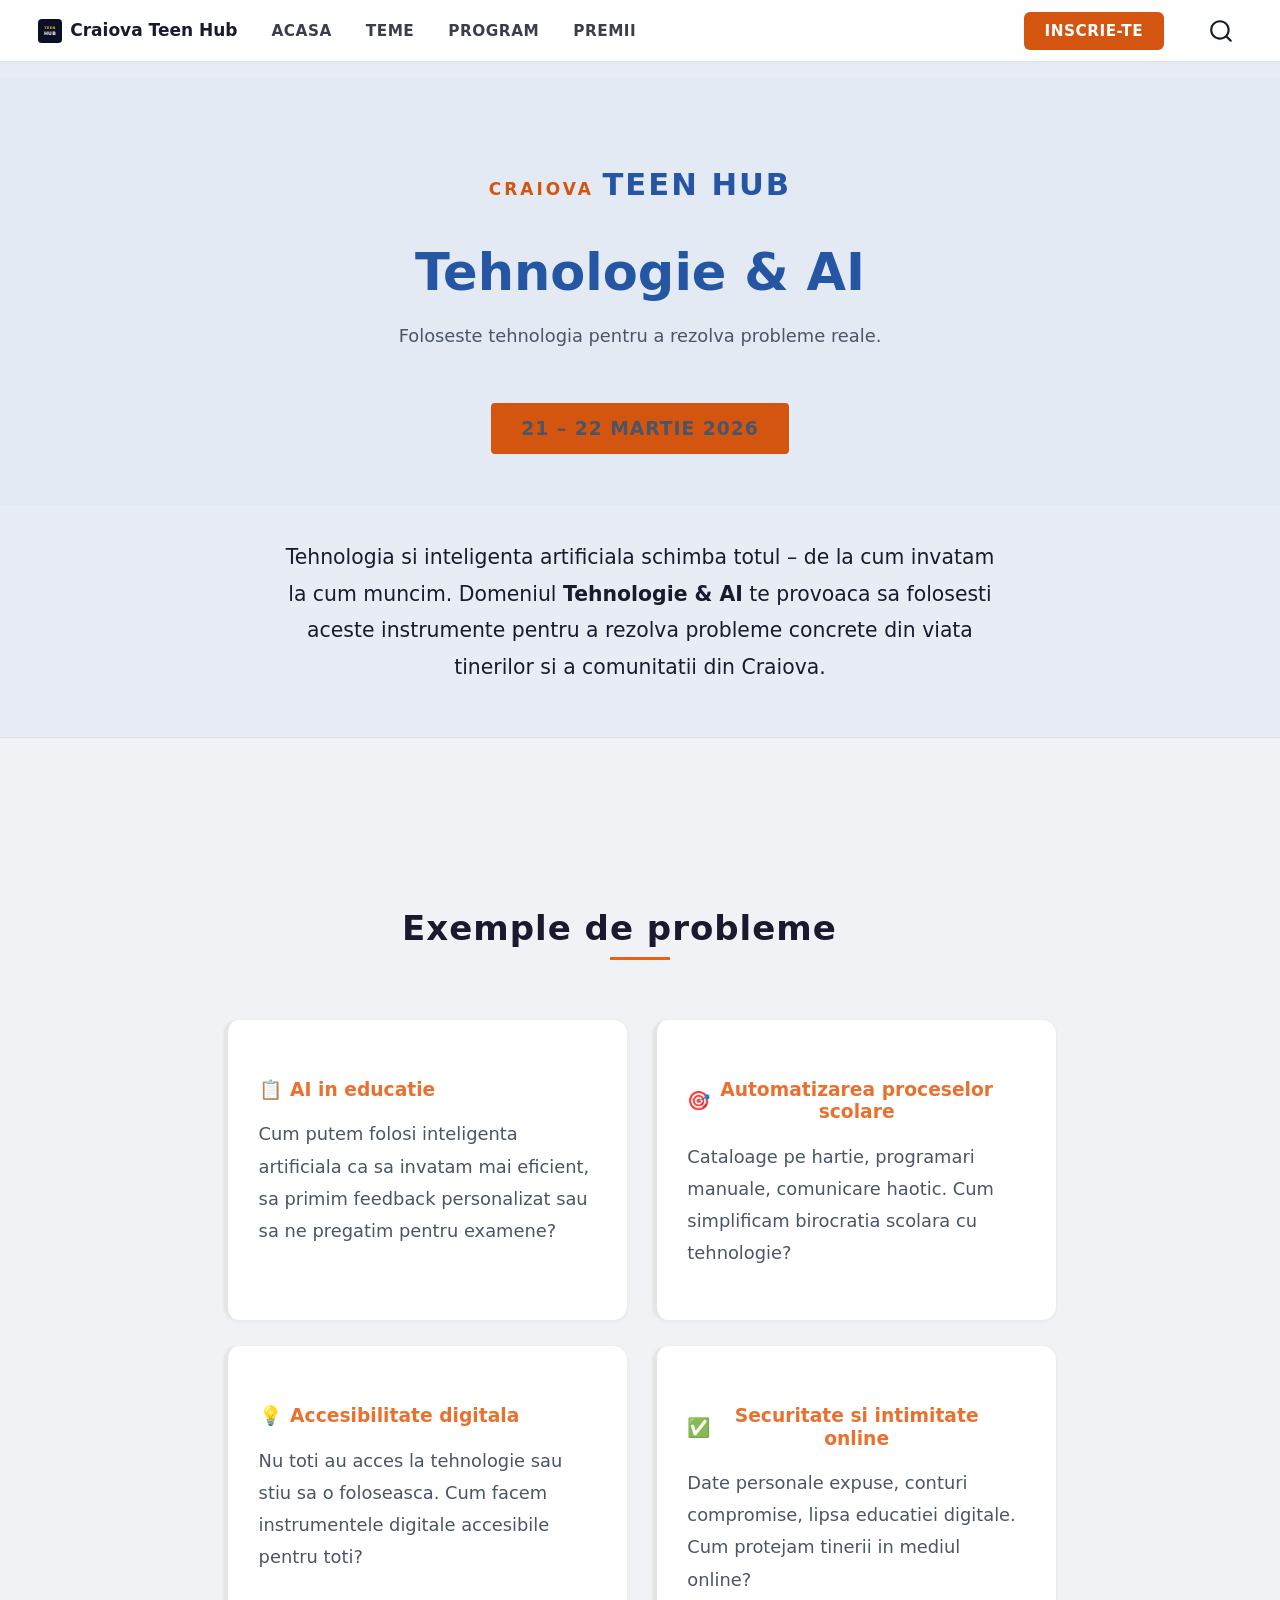
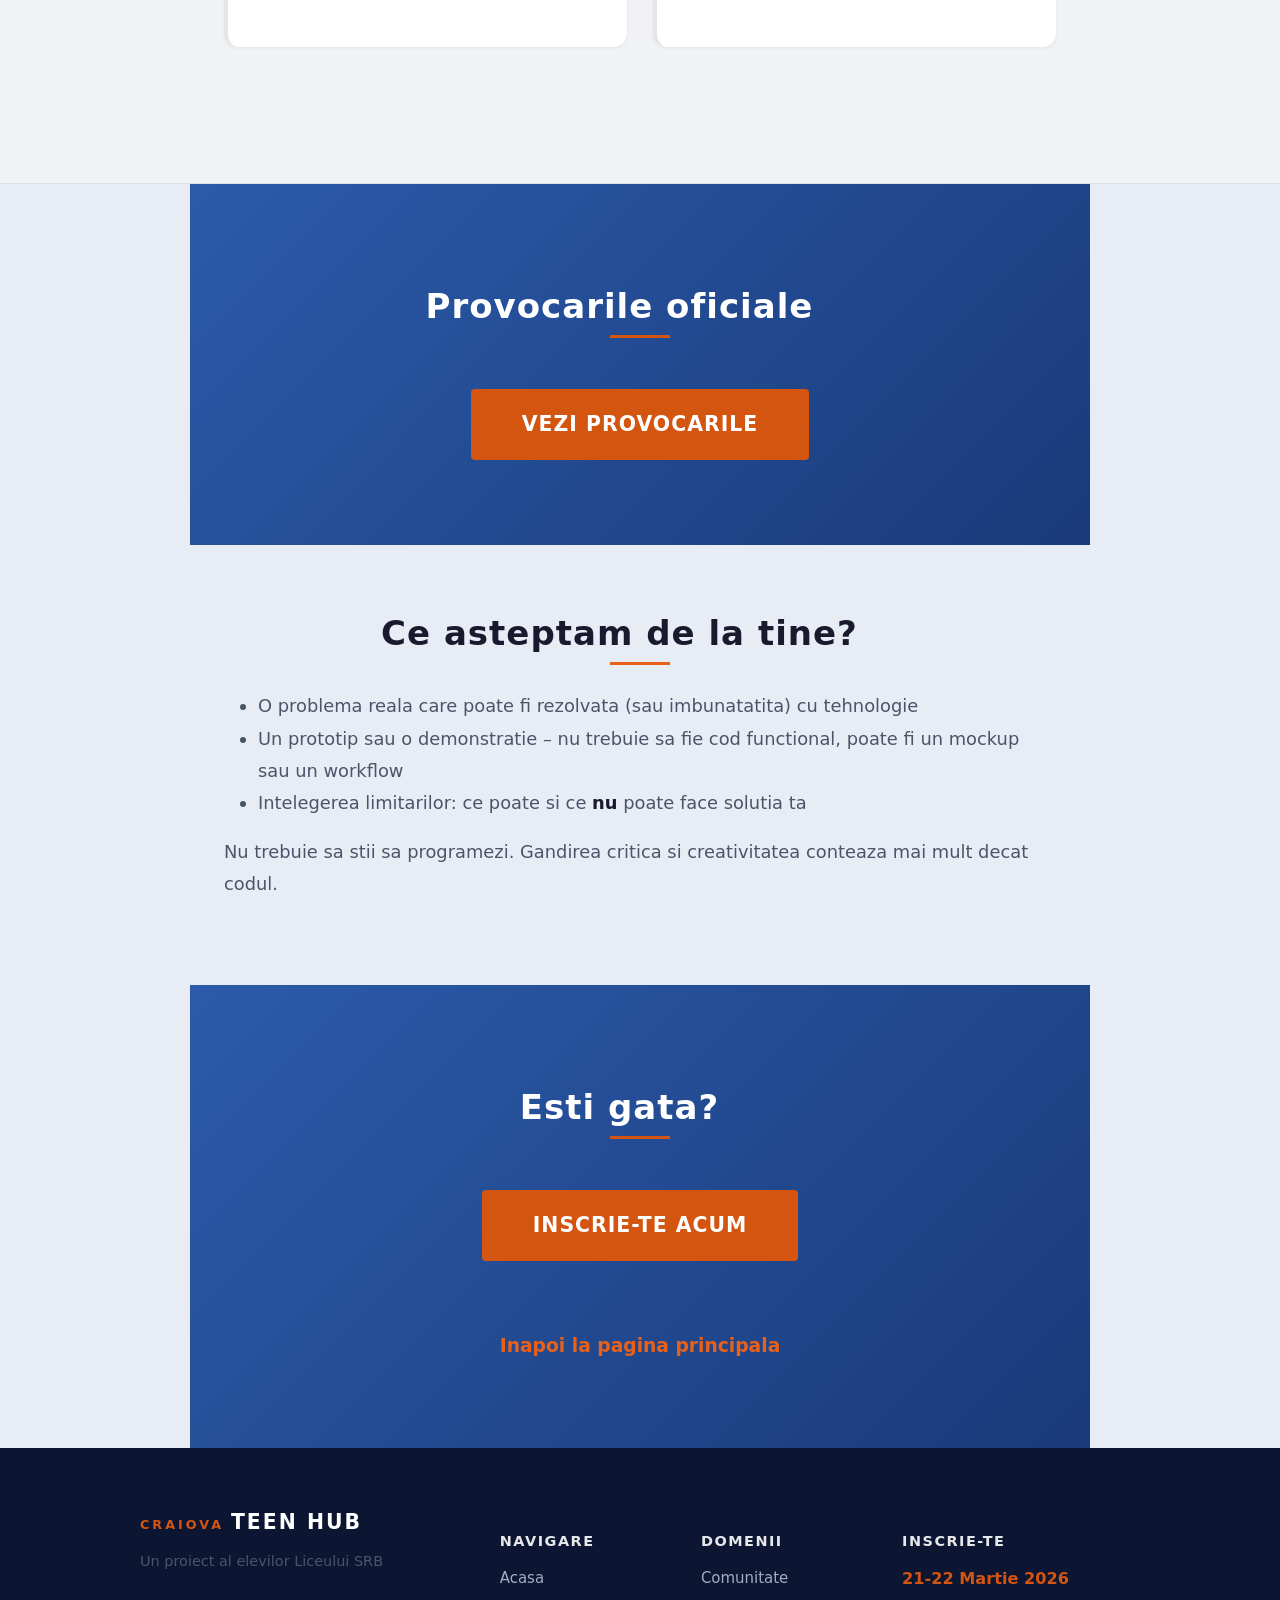
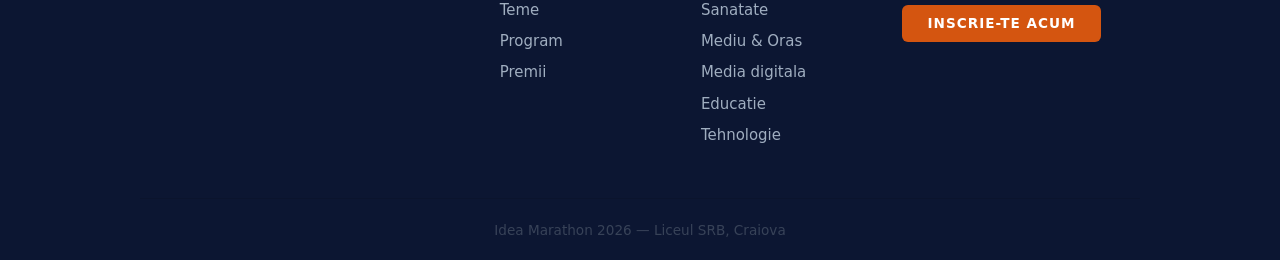
<file: tehnologie.html>
<!DOCTYPE html>
<html xmlns="http://www.w3.org/1999/xhtml" lang="en" xml:lang="en"><head>

<meta charset="utf-8">
<meta name="generator" content="quarto-1.8.26">

<meta name="viewport" content="width=device-width, initial-scale=1.0, user-scalable=yes">


<title>Tehnologie &amp; AI | Idea Marathon – Craiova Teen Hub</title>
<style>
code{white-space: pre-wrap;}
span.smallcaps{font-variant: small-caps;}
div.columns{display: flex; gap: min(4vw, 1.5em);}
div.column{flex: auto; overflow-x: auto;}
div.hanging-indent{margin-left: 1.5em; text-indent: -1.5em;}
ul.task-list{list-style: none;}
ul.task-list li input[type="checkbox"] {
  width: 0.8em;
  margin: 0 0.8em 0.2em -1em; /* quarto-specific, see https://github.com/quarto-dev/quarto-cli/issues/4556 */ 
  vertical-align: middle;
}
</style>


<script src="site_libs/quarto-nav/quarto-nav.js"></script>
<script src="site_libs/quarto-nav/headroom.min.js"></script>
<script src="site_libs/clipboard/clipboard.min.js"></script>
<script src="site_libs/quarto-search/autocomplete.umd.js"></script>
<script src="site_libs/quarto-search/fuse.min.js"></script>
<script src="site_libs/quarto-search/quarto-search.js"></script>
<meta name="quarto:offset" content="./">
<link href="./favicon.svg" rel="icon" type="image/svg+xml">
<script src="site_libs/quarto-html/quarto.js" type="module"></script>
<script src="site_libs/quarto-html/tabsets/tabsets.js" type="module"></script>
<script src="site_libs/quarto-html/axe/axe-check.js" type="module"></script>
<script src="site_libs/quarto-html/popper.min.js"></script>
<script src="site_libs/quarto-html/tippy.umd.min.js"></script>
<script src="site_libs/quarto-html/anchor.min.js"></script>
<link href="site_libs/quarto-html/tippy.css" rel="stylesheet">
<link href="site_libs/quarto-html/quarto-syntax-highlighting-587c61ba64f3a5504c4d52d930310e48.css" rel="stylesheet" class="quarto-color-scheme" id="quarto-text-highlighting-styles">
<link href="site_libs/quarto-html/quarto-syntax-highlighting-dark-b758ccaa5987ceb1b75504551e579abf.css" rel="stylesheet" class="quarto-color-scheme quarto-color-alternate" id="quarto-text-highlighting-styles">
<link href="site_libs/quarto-html/quarto-syntax-highlighting-587c61ba64f3a5504c4d52d930310e48.css" rel="stylesheet" class="quarto-color-scheme-extra" id="quarto-text-highlighting-styles">
<script src="site_libs/bootstrap/bootstrap.min.js"></script>
<link href="site_libs/bootstrap/bootstrap-icons.css" rel="stylesheet">
<link href="site_libs/bootstrap/bootstrap-8185cfe6cc65199083a6c723d7da7d12.min.css" rel="stylesheet" append-hash="true" class="quarto-color-scheme" id="quarto-bootstrap" data-mode="light">
<link href="site_libs/bootstrap/bootstrap-dark-67006fbea1832d3aa6421e30bd4da898.min.css" rel="stylesheet" append-hash="true" class="quarto-color-scheme quarto-color-alternate" id="quarto-bootstrap" data-mode="dark">
<link href="site_libs/bootstrap/bootstrap-8185cfe6cc65199083a6c723d7da7d12.min.css" rel="stylesheet" append-hash="true" class="quarto-color-scheme-extra" id="quarto-bootstrap" data-mode="light">
<script id="quarto-search-options" type="application/json">{
  "location": "navbar",
  "copy-button": false,
  "collapse-after": 3,
  "panel-placement": "end",
  "type": "overlay",
  "limit": 50,
  "keyboard-shortcut": [
    "f",
    "/",
    "s"
  ],
  "show-item-context": false,
  "language": {
    "search-no-results-text": "No results",
    "search-matching-documents-text": "matching documents",
    "search-copy-link-title": "Copy link to search",
    "search-hide-matches-text": "Hide additional matches",
    "search-more-match-text": "more match in this document",
    "search-more-matches-text": "more matches in this document",
    "search-clear-button-title": "Clear",
    "search-text-placeholder": "",
    "search-detached-cancel-button-title": "Cancel",
    "search-submit-button-title": "Submit",
    "search-label": "Search"
  }
}</script>


<link rel="stylesheet" href="styles.css">
<meta property="og:title" content="Tehnologie &amp; AI | Idea Marathon">
<meta property="og:description" content="Idea Marathon - Un maraton de solutii pentru elevii de clasa a IX-a din Craiova. 21-22 Martie 2026.">
<meta property="og:image" content="https://chenistdigital.github.io/teenhub/images/9.jpeg">
<meta property="og:site_name" content="Craiova Teen Hub">
<meta name="twitter:title" content="Tehnologie &amp; AI | Idea Marathon">
<meta name="twitter:description" content="Idea Marathon - Un maraton de solutii pentru elevii de clasa a IX-a din Craiova. 6 domenii, mentori, premii si oportunitati. 21-22 Martie 2026.">
<meta name="twitter:image" content="https://chenistdigital.github.io/teenhub/images/9.jpeg">
<meta name="twitter:card" content="summary_large_image">
</head>

<body class="nav-fixed fullcontent quarto-light"><script id="quarto-html-before-body" type="application/javascript">
    const toggleBodyColorMode = (bsSheetEl) => {
      const mode = bsSheetEl.getAttribute("data-mode");
      const bodyEl = window.document.querySelector("body");
      if (mode === "dark") {
        bodyEl.classList.add("quarto-dark");
        bodyEl.classList.remove("quarto-light");
      } else {
        bodyEl.classList.add("quarto-light");
        bodyEl.classList.remove("quarto-dark");
      }
    }
    const toggleBodyColorPrimary = () => {
      const bsSheetEl = window.document.querySelector("link#quarto-bootstrap:not([rel=disabled-stylesheet])");
      if (bsSheetEl) {
        toggleBodyColorMode(bsSheetEl);
      }
    }
    const setColorSchemeToggle = (alternate) => {
      const toggles = window.document.querySelectorAll('.quarto-color-scheme-toggle');
      for (let i=0; i < toggles.length; i++) {
        const toggle = toggles[i];
        if (toggle) {
          if (alternate) {
            toggle.classList.add("alternate");
          } else {
            toggle.classList.remove("alternate");
          }
        }
      }
    };
    const toggleColorMode = (alternate) => {
      // Switch the stylesheets
      const primaryStylesheets = window.document.querySelectorAll('link.quarto-color-scheme:not(.quarto-color-alternate)');
      const alternateStylesheets = window.document.querySelectorAll('link.quarto-color-scheme.quarto-color-alternate');
      manageTransitions('#quarto-margin-sidebar .nav-link', false);
      if (alternate) {
        // note: dark is layered on light, we don't disable primary!
        enableStylesheet(alternateStylesheets);
        for (const sheetNode of alternateStylesheets) {
          if (sheetNode.id === "quarto-bootstrap") {
            toggleBodyColorMode(sheetNode);
          }
        }
      } else {
        disableStylesheet(alternateStylesheets);
        enableStylesheet(primaryStylesheets)
        toggleBodyColorPrimary();
      }
      manageTransitions('#quarto-margin-sidebar .nav-link', true);
      // Switch the toggles
      setColorSchemeToggle(alternate)
      // Hack to workaround the fact that safari doesn't
      // properly recolor the scrollbar when toggling (#1455)
      if (navigator.userAgent.indexOf('Safari') > 0 && navigator.userAgent.indexOf('Chrome') == -1) {
        manageTransitions("body", false);
        window.scrollTo(0, 1);
        setTimeout(() => {
          window.scrollTo(0, 0);
          manageTransitions("body", true);
        }, 40);
      }
    }
    const disableStylesheet = (stylesheets) => {
      for (let i=0; i < stylesheets.length; i++) {
        const stylesheet = stylesheets[i];
        stylesheet.rel = 'disabled-stylesheet';
      }
    }
    const enableStylesheet = (stylesheets) => {
      for (let i=0; i < stylesheets.length; i++) {
        const stylesheet = stylesheets[i];
        if(stylesheet.rel !== 'stylesheet') { // for Chrome, which will still FOUC without this check
          stylesheet.rel = 'stylesheet';
        }
      }
    }
    const manageTransitions = (selector, allowTransitions) => {
      const els = window.document.querySelectorAll(selector);
      for (let i=0; i < els.length; i++) {
        const el = els[i];
        if (allowTransitions) {
          el.classList.remove('notransition');
        } else {
          el.classList.add('notransition');
        }
      }
    }
    const isFileUrl = () => {
      return window.location.protocol === 'file:';
    }
    const hasAlternateSentinel = () => {
      let styleSentinel = getColorSchemeSentinel();
      if (styleSentinel !== null) {
        return styleSentinel === "alternate";
      } else {
        return false;
      }
    }
    const setStyleSentinel = (alternate) => {
      const value = alternate ? "alternate" : "default";
      if (!isFileUrl()) {
        window.localStorage.setItem("quarto-color-scheme", value);
      } else {
        localAlternateSentinel = value;
      }
    }
    const getColorSchemeSentinel = () => {
      if (!isFileUrl()) {
        const storageValue = window.localStorage.getItem("quarto-color-scheme");
        return storageValue != null ? storageValue : localAlternateSentinel;
      } else {
        return localAlternateSentinel;
      }
    }
    const toggleGiscusIfUsed = (isAlternate, darkModeDefault) => {
      const baseTheme = document.querySelector('#giscus-base-theme')?.value ?? 'light';
      const alternateTheme = document.querySelector('#giscus-alt-theme')?.value ?? 'dark';
      let newTheme = '';
      if(authorPrefersDark) {
        newTheme = isAlternate ? baseTheme : alternateTheme;
      } else {
        newTheme = isAlternate ? alternateTheme : baseTheme;
      }
      const changeGiscusTheme = () => {
        // From: https://github.com/giscus/giscus/issues/336
        const sendMessage = (message) => {
          const iframe = document.querySelector('iframe.giscus-frame');
          if (!iframe) return;
          iframe.contentWindow.postMessage({ giscus: message }, 'https://giscus.app');
        }
        sendMessage({
          setConfig: {
            theme: newTheme
          }
        });
      }
      const isGiscussLoaded = window.document.querySelector('iframe.giscus-frame') !== null;
      if (isGiscussLoaded) {
        changeGiscusTheme();
      }
    };
    const authorPrefersDark = false;
    const darkModeDefault = authorPrefersDark;
      document.querySelector('link#quarto-text-highlighting-styles.quarto-color-scheme-extra').rel = 'disabled-stylesheet';
      document.querySelector('link#quarto-bootstrap.quarto-color-scheme-extra').rel = 'disabled-stylesheet';
    let localAlternateSentinel = darkModeDefault ? 'alternate' : 'default';
    // Dark / light mode switch
    window.quartoToggleColorScheme = () => {
      // Read the current dark / light value
      let toAlternate = !hasAlternateSentinel();
      toggleColorMode(toAlternate);
      setStyleSentinel(toAlternate);
      toggleGiscusIfUsed(toAlternate, darkModeDefault);
      window.dispatchEvent(new Event('resize'));
    };
    // Switch to dark mode if need be
    if (hasAlternateSentinel()) {
      toggleColorMode(true);
    } else {
      toggleColorMode(false);
    }
  </script>

<div id="quarto-search-results"></div>
  <header id="quarto-header" class="headroom fixed-top">
    <nav class="navbar navbar-expand-lg " data-bs-theme="dark">
      <div class="navbar-container container-fluid">
      <div class="navbar-brand-container mx-auto">
    <a href="./index.html" class="navbar-brand navbar-brand-logo">
    <img src="./favicon.svg" alt="" class="navbar-logo light-content">
    <img src="./favicon.svg" alt="" class="navbar-logo dark-content">
    </a>
    <a class="navbar-brand" href="./index.html">
    <span class="navbar-title">Craiova Teen Hub</span>
    </a>
  </div>
            <div id="quarto-search" class="" title="Search"></div>
          <button class="navbar-toggler" type="button" data-bs-toggle="collapse" data-bs-target="#navbarCollapse" aria-controls="navbarCollapse" role="menu" aria-expanded="false" aria-label="Toggle navigation" onclick="if (window.quartoToggleHeadroom) { window.quartoToggleHeadroom(); }">
  <span class="navbar-toggler-icon"></span>
</button>
          <div class="collapse navbar-collapse" id="navbarCollapse">
            <ul class="navbar-nav navbar-nav-scroll me-auto">
  <li class="nav-item">
    <a class="nav-link" href="./index.html"> 
<span class="menu-text">Acasa</span></a>
  </li>  
  <li class="nav-item">
    <a class="nav-link" href="./index.html#teme"> 
<span class="menu-text">Teme</span></a>
  </li>  
  <li class="nav-item">
    <a class="nav-link" href="./index.html#program"> 
<span class="menu-text">Program</span></a>
  </li>  
  <li class="nav-item">
    <a class="nav-link" href="./index.html#premii"> 
<span class="menu-text">Premii</span></a>
  </li>  
</ul>
            <ul class="navbar-nav navbar-nav-scroll ms-auto">
  <li class="nav-item">
    <a class="nav-link" href="./inscriere.html"> 
<span class="menu-text">INSCRIE-TE</span></a>
  </li>  
</ul>
          </div> <!-- /navcollapse -->
            <div class="quarto-navbar-tools">
  <a href="" class="quarto-color-scheme-toggle quarto-navigation-tool  px-1" onclick="window.quartoToggleColorScheme(); return false;" title="Toggle dark mode"><i class="bi"></i></a>
</div>
      </div> <!-- /container-fluid -->
    </nav>
</header>
<!-- content -->
<div id="quarto-content" class="quarto-container page-columns page-rows-contents page-layout-article page-navbar">
<!-- sidebar -->
<!-- margin-sidebar -->
    
<!-- main -->
<main class="content" id="quarto-document-content"><header id="title-block-header" class="quarto-title-block"></header>





<div class="domain-hero">
<div class="logo-text">
<p><span class="logo-craiova">CRAIOVA</span> <span class="logo-teenhub">TEEN HUB</span></p>
</div>
<section id="tehnologie-ai" class="level1">
<h1>Tehnologie &amp; AI</h1>
<div class="tagline">
<p>Foloseste tehnologia pentru a rezolva probleme reale.</p>
</div>
<div class="date-badge">
<p>21 – 22 MARTIE 2026</p>
</div>
</section>
</div>
<div class="domain-intro">
<p>Tehnologia si inteligenta artificiala schimba totul – de la cum invatam la cum muncim. Domeniul <strong>Tehnologie &amp; AI</strong> te provoaca sa folosesti aceste instrumente pentru a rezolva probleme concrete din viata tinerilor si a comunitatii din Craiova.</p>
</div>
<div class="gated-placeholder">
<div class="lock-icon">
🔒
</div>
<h3 class="anchored">
Problemele vor fi dezvaluite la startul maratonului de idei
</h3>
<p>
21 Martie 2026, ora 14:00
</p>
<div class="countdown">

</div>
</div>
<div class="gated" style="display:none">
<div class="dark-section">
<section id="exemple-de-probleme" class="level2 inner">
<h2 class="anchored" data-anchor-id="exemple-de-probleme">Exemple de probleme</h2>
<div class="challenge-grid">
<section id="ai-in-educatie" class="level3 challenge-card">
<h3 class="anchored" data-anchor-id="ai-in-educatie">AI in educatie</h3>
<p>Cum putem folosi inteligenta artificiala ca sa invatam mai eficient, sa primim feedback personalizat sau sa ne pregatim pentru examene?</p>
</section>
<section id="automatizarea-proceselor-scolare" class="level3 challenge-card">
<h3 class="anchored" data-anchor-id="automatizarea-proceselor-scolare">Automatizarea proceselor scolare</h3>
<p>Cataloage pe hartie, programari manuale, comunicare haotic. Cum simplificam birocratia scolara cu tehnologie?</p>
</section>
<section id="accesibilitate-digitala" class="level3 challenge-card">
<h3 class="anchored" data-anchor-id="accesibilitate-digitala">Accesibilitate digitala</h3>
<p>Nu toti au acces la tehnologie sau stiu sa o foloseasca. Cum facem instrumentele digitale accesibile pentru toti?</p>
</section>
<section id="securitate-si-intimitate-online" class="level3 challenge-card">
<h3 class="anchored" data-anchor-id="securitate-si-intimitate-online">Securitate si intimitate online</h3>
<p>Date personale expuse, conturi compromise, lipsa educatiei digitale. Cum protejam tinerii in mediul online?</p>
</section>
</div>
</section>
</div>
<section id="provocarile-oficiale" class="level2 cta-section">
<h2 class="anchored" data-anchor-id="provocarile-oficiale">Provocarile oficiale</h2>
<p><a href="./challenges/tehnologie.html"><span class="cta-button">VEZI PROVOCARILE</span></a></p>
</section>
</div>
<section id="ce-asteptam-de-la-tine" class="level2">
<h2 class="anchored" data-anchor-id="ce-asteptam-de-la-tine">Ce asteptam de la tine?</h2>
<ul>
<li>O problema reala care poate fi rezolvata (sau imbunatatita) cu tehnologie</li>
<li>Un prototip sau o demonstratie – nu trebuie sa fie cod functional, poate fi un mockup sau un workflow</li>
<li>Intelegerea limitarilor: ce poate si ce <strong>nu</strong> poate face solutia ta</li>
</ul>
<p>Nu trebuie sa stii sa programezi. Gandirea critica si creativitatea conteaza mai mult decat codul.</p>
</section>
<section id="esti-gata" class="level2 cta-section">
<h2 class="anchored" data-anchor-id="esti-gata">Esti gata?</h2>
<p><a href="./inscriere.html"><span class="cta-button">INSCRIE-TE ACUM</span></a></p>
<p><a href="./index.html" class="back-link">Inapoi la pagina principala</a></p>
</section>
<button class="scroll-top" onclick="window.scrollTo({top:0,behavior:'smooth'})" aria-label="Scroll to top">
↑
</button>
<footer class="site-footer">
<div class="footer-inner">
<div class="footer-col footer-brand">
<div class="footer-logo">
<span class="logo-craiova">CRAIOVA</span> <span class="logo-teenhub">TEEN HUB</span>
</div>
<p class="footer-tagline">
Un proiect al elevilor Liceului SRB
</p>
</div>
<div class="footer-col">
<h4 class="anchored">
Navigare
</h4>
<ul>
<li>
<a href="index.html">Acasa</a>
</li>
<li>
<a href="index.html#teme">Teme</a>
</li>
<li>
<a href="index.html#program">Program</a>
</li>
<li>
<a href="index.html#premii">Premii</a>
</li>
</ul>
</div>
<div class="footer-col">
<h4 class="anchored">
Domenii
</h4>
<ul>
<li>
<a href="comunitate.html">Comunitate</a>
</li>
<li>
<a href="sanatate.html">Sanatate</a>
</li>
<li>
<a href="mediu.html">Mediu &amp; Oras</a>
</li>
<li>
<a href="media-digitala.html">Media digitala</a>
</li>
<li>
<a href="educatie.html">Educatie</a>
</li>
<li>
<a href="tehnologie.html">Tehnologie</a>
</li>
</ul>
</div>
<div class="footer-col">
<h4 class="anchored">
Inscrie-te
</h4>
<p class="footer-cta-text">
21-22 Martie 2026
</p>
<a href="inscriere.html" class="footer-cta">INSCRIE-TE ACUM</a>
</div>
</div>
<div class="footer-bottom">
<p>
Idea Marathon 2026 — Liceul SRB, Craiova
</p>
</div>
</footer>



</main> <!-- /main -->
<script id="quarto-html-after-body" type="application/javascript">
  window.document.addEventListener("DOMContentLoaded", function (event) {
    // Ensure there is a toggle, if there isn't float one in the top right
    if (window.document.querySelector('.quarto-color-scheme-toggle') === null) {
      const a = window.document.createElement('a');
      a.classList.add('top-right');
      a.classList.add('quarto-color-scheme-toggle');
      a.href = "";
      a.onclick = function() { try { window.quartoToggleColorScheme(); } catch {} return false; };
      const i = window.document.createElement("i");
      i.classList.add('bi');
      a.appendChild(i);
      window.document.body.appendChild(a);
    }
    setColorSchemeToggle(hasAlternateSentinel())
    const icon = "";
    const anchorJS = new window.AnchorJS();
    anchorJS.options = {
      placement: 'right',
      icon: icon
    };
    anchorJS.add('.anchored');
    const isCodeAnnotation = (el) => {
      for (const clz of el.classList) {
        if (clz.startsWith('code-annotation-')) {                     
          return true;
        }
      }
      return false;
    }
    const onCopySuccess = function(e) {
      // button target
      const button = e.trigger;
      // don't keep focus
      button.blur();
      // flash "checked"
      button.classList.add('code-copy-button-checked');
      var currentTitle = button.getAttribute("title");
      button.setAttribute("title", "Copied!");
      let tooltip;
      if (window.bootstrap) {
        button.setAttribute("data-bs-toggle", "tooltip");
        button.setAttribute("data-bs-placement", "left");
        button.setAttribute("data-bs-title", "Copied!");
        tooltip = new bootstrap.Tooltip(button, 
          { trigger: "manual", 
            customClass: "code-copy-button-tooltip",
            offset: [0, -8]});
        tooltip.show();    
      }
      setTimeout(function() {
        if (tooltip) {
          tooltip.hide();
          button.removeAttribute("data-bs-title");
          button.removeAttribute("data-bs-toggle");
          button.removeAttribute("data-bs-placement");
        }
        button.setAttribute("title", currentTitle);
        button.classList.remove('code-copy-button-checked');
      }, 1000);
      // clear code selection
      e.clearSelection();
    }
    const getTextToCopy = function(trigger) {
      const outerScaffold = trigger.parentElement.cloneNode(true);
      const codeEl = outerScaffold.querySelector('code');
      for (const childEl of codeEl.children) {
        if (isCodeAnnotation(childEl)) {
          childEl.remove();
        }
      }
      return codeEl.innerText;
    }
    const clipboard = new window.ClipboardJS('.code-copy-button:not([data-in-quarto-modal])', {
      text: getTextToCopy
    });
    clipboard.on('success', onCopySuccess);
    if (window.document.getElementById('quarto-embedded-source-code-modal')) {
      const clipboardModal = new window.ClipboardJS('.code-copy-button[data-in-quarto-modal]', {
        text: getTextToCopy,
        container: window.document.getElementById('quarto-embedded-source-code-modal')
      });
      clipboardModal.on('success', onCopySuccess);
    }
      var localhostRegex = new RegExp(/^(?:http|https):\/\/localhost\:?[0-9]*\//);
      var mailtoRegex = new RegExp(/^mailto:/);
        var filterRegex = new RegExp("https:\/\/chenistdigital\.github\.io\/teenhub\/");
      var isInternal = (href) => {
          return filterRegex.test(href) || localhostRegex.test(href) || mailtoRegex.test(href);
      }
      // Inspect non-navigation links and adorn them if external
     var links = window.document.querySelectorAll('a[href]:not(.nav-link):not(.navbar-brand):not(.toc-action):not(.sidebar-link):not(.sidebar-item-toggle):not(.pagination-link):not(.no-external):not([aria-hidden]):not(.dropdown-item):not(.quarto-navigation-tool):not(.about-link)');
      for (var i=0; i<links.length; i++) {
        const link = links[i];
        if (!isInternal(link.href)) {
          // undo the damage that might have been done by quarto-nav.js in the case of
          // links that we want to consider external
          if (link.dataset.originalHref !== undefined) {
            link.href = link.dataset.originalHref;
          }
        }
      }
    function tippyHover(el, contentFn, onTriggerFn, onUntriggerFn) {
      const config = {
        allowHTML: true,
        maxWidth: 500,
        delay: 100,
        arrow: false,
        appendTo: function(el) {
            return el.parentElement;
        },
        interactive: true,
        interactiveBorder: 10,
        theme: 'quarto',
        placement: 'bottom-start',
      };
      if (contentFn) {
        config.content = contentFn;
      }
      if (onTriggerFn) {
        config.onTrigger = onTriggerFn;
      }
      if (onUntriggerFn) {
        config.onUntrigger = onUntriggerFn;
      }
      window.tippy(el, config); 
    }
    const noterefs = window.document.querySelectorAll('a[role="doc-noteref"]');
    for (var i=0; i<noterefs.length; i++) {
      const ref = noterefs[i];
      tippyHover(ref, function() {
        // use id or data attribute instead here
        let href = ref.getAttribute('data-footnote-href') || ref.getAttribute('href');
        try { href = new URL(href).hash; } catch {}
        const id = href.replace(/^#\/?/, "");
        const note = window.document.getElementById(id);
        if (note) {
          return note.innerHTML;
        } else {
          return "";
        }
      });
    }
    const xrefs = window.document.querySelectorAll('a.quarto-xref');
    const processXRef = (id, note) => {
      // Strip column container classes
      const stripColumnClz = (el) => {
        el.classList.remove("page-full", "page-columns");
        if (el.children) {
          for (const child of el.children) {
            stripColumnClz(child);
          }
        }
      }
      stripColumnClz(note)
      if (id === null || id.startsWith('sec-')) {
        // Special case sections, only their first couple elements
        const container = document.createElement("div");
        if (note.children && note.children.length > 2) {
          container.appendChild(note.children[0].cloneNode(true));
          for (let i = 1; i < note.children.length; i++) {
            const child = note.children[i];
            if (child.tagName === "P" && child.innerText === "") {
              continue;
            } else {
              container.appendChild(child.cloneNode(true));
              break;
            }
          }
          if (window.Quarto?.typesetMath) {
            window.Quarto.typesetMath(container);
          }
          return container.innerHTML
        } else {
          if (window.Quarto?.typesetMath) {
            window.Quarto.typesetMath(note);
          }
          return note.innerHTML;
        }
      } else {
        // Remove any anchor links if they are present
        const anchorLink = note.querySelector('a.anchorjs-link');
        if (anchorLink) {
          anchorLink.remove();
        }
        if (window.Quarto?.typesetMath) {
          window.Quarto.typesetMath(note);
        }
        if (note.classList.contains("callout")) {
          return note.outerHTML;
        } else {
          return note.innerHTML;
        }
      }
    }
    for (var i=0; i<xrefs.length; i++) {
      const xref = xrefs[i];
      tippyHover(xref, undefined, function(instance) {
        instance.disable();
        let url = xref.getAttribute('href');
        let hash = undefined; 
        if (url.startsWith('#')) {
          hash = url;
        } else {
          try { hash = new URL(url).hash; } catch {}
        }
        if (hash) {
          const id = hash.replace(/^#\/?/, "");
          const note = window.document.getElementById(id);
          if (note !== null) {
            try {
              const html = processXRef(id, note.cloneNode(true));
              instance.setContent(html);
            } finally {
              instance.enable();
              instance.show();
            }
          } else {
            // See if we can fetch this
            fetch(url.split('#')[0])
            .then(res => res.text())
            .then(html => {
              const parser = new DOMParser();
              const htmlDoc = parser.parseFromString(html, "text/html");
              const note = htmlDoc.getElementById(id);
              if (note !== null) {
                const html = processXRef(id, note);
                instance.setContent(html);
              } 
            }).finally(() => {
              instance.enable();
              instance.show();
            });
          }
        } else {
          // See if we can fetch a full url (with no hash to target)
          // This is a special case and we should probably do some content thinning / targeting
          fetch(url)
          .then(res => res.text())
          .then(html => {
            const parser = new DOMParser();
            const htmlDoc = parser.parseFromString(html, "text/html");
            const note = htmlDoc.querySelector('main.content');
            if (note !== null) {
              // This should only happen for chapter cross references
              // (since there is no id in the URL)
              // remove the first header
              if (note.children.length > 0 && note.children[0].tagName === "HEADER") {
                note.children[0].remove();
              }
              const html = processXRef(null, note);
              instance.setContent(html);
            } 
          }).finally(() => {
            instance.enable();
            instance.show();
          });
        }
      }, function(instance) {
      });
    }
        let selectedAnnoteEl;
        const selectorForAnnotation = ( cell, annotation) => {
          let cellAttr = 'data-code-cell="' + cell + '"';
          let lineAttr = 'data-code-annotation="' +  annotation + '"';
          const selector = 'span[' + cellAttr + '][' + lineAttr + ']';
          return selector;
        }
        const selectCodeLines = (annoteEl) => {
          const doc = window.document;
          const targetCell = annoteEl.getAttribute("data-target-cell");
          const targetAnnotation = annoteEl.getAttribute("data-target-annotation");
          const annoteSpan = window.document.querySelector(selectorForAnnotation(targetCell, targetAnnotation));
          const lines = annoteSpan.getAttribute("data-code-lines").split(",");
          const lineIds = lines.map((line) => {
            return targetCell + "-" + line;
          })
          let top = null;
          let height = null;
          let parent = null;
          if (lineIds.length > 0) {
              //compute the position of the single el (top and bottom and make a div)
              const el = window.document.getElementById(lineIds[0]);
              top = el.offsetTop;
              height = el.offsetHeight;
              parent = el.parentElement.parentElement;
            if (lineIds.length > 1) {
              const lastEl = window.document.getElementById(lineIds[lineIds.length - 1]);
              const bottom = lastEl.offsetTop + lastEl.offsetHeight;
              height = bottom - top;
            }
            if (top !== null && height !== null && parent !== null) {
              // cook up a div (if necessary) and position it 
              let div = window.document.getElementById("code-annotation-line-highlight");
              if (div === null) {
                div = window.document.createElement("div");
                div.setAttribute("id", "code-annotation-line-highlight");
                div.style.position = 'absolute';
                parent.appendChild(div);
              }
              div.style.top = top - 2 + "px";
              div.style.height = height + 4 + "px";
              div.style.left = 0;
              let gutterDiv = window.document.getElementById("code-annotation-line-highlight-gutter");
              if (gutterDiv === null) {
                gutterDiv = window.document.createElement("div");
                gutterDiv.setAttribute("id", "code-annotation-line-highlight-gutter");
                gutterDiv.style.position = 'absolute';
                const codeCell = window.document.getElementById(targetCell);
                const gutter = codeCell.querySelector('.code-annotation-gutter');
                gutter.appendChild(gutterDiv);
              }
              gutterDiv.style.top = top - 2 + "px";
              gutterDiv.style.height = height + 4 + "px";
            }
            selectedAnnoteEl = annoteEl;
          }
        };
        const unselectCodeLines = () => {
          const elementsIds = ["code-annotation-line-highlight", "code-annotation-line-highlight-gutter"];
          elementsIds.forEach((elId) => {
            const div = window.document.getElementById(elId);
            if (div) {
              div.remove();
            }
          });
          selectedAnnoteEl = undefined;
        };
          // Handle positioning of the toggle
      window.addEventListener(
        "resize",
        throttle(() => {
          elRect = undefined;
          if (selectedAnnoteEl) {
            selectCodeLines(selectedAnnoteEl);
          }
        }, 10)
      );
      function throttle(fn, ms) {
      let throttle = false;
      let timer;
        return (...args) => {
          if(!throttle) { // first call gets through
              fn.apply(this, args);
              throttle = true;
          } else { // all the others get throttled
              if(timer) clearTimeout(timer); // cancel #2
              timer = setTimeout(() => {
                fn.apply(this, args);
                timer = throttle = false;
              }, ms);
          }
        };
      }
        // Attach click handler to the DT
        const annoteDls = window.document.querySelectorAll('dt[data-target-cell]');
        for (const annoteDlNode of annoteDls) {
          annoteDlNode.addEventListener('click', (event) => {
            const clickedEl = event.target;
            if (clickedEl !== selectedAnnoteEl) {
              unselectCodeLines();
              const activeEl = window.document.querySelector('dt[data-target-cell].code-annotation-active');
              if (activeEl) {
                activeEl.classList.remove('code-annotation-active');
              }
              selectCodeLines(clickedEl);
              clickedEl.classList.add('code-annotation-active');
            } else {
              // Unselect the line
              unselectCodeLines();
              clickedEl.classList.remove('code-annotation-active');
            }
          });
        }
    const findCites = (el) => {
      const parentEl = el.parentElement;
      if (parentEl) {
        const cites = parentEl.dataset.cites;
        if (cites) {
          return {
            el,
            cites: cites.split(' ')
          };
        } else {
          return findCites(el.parentElement)
        }
      } else {
        return undefined;
      }
    };
    var bibliorefs = window.document.querySelectorAll('a[role="doc-biblioref"]');
    for (var i=0; i<bibliorefs.length; i++) {
      const ref = bibliorefs[i];
      const citeInfo = findCites(ref);
      if (citeInfo) {
        tippyHover(citeInfo.el, function() {
          var popup = window.document.createElement('div');
          citeInfo.cites.forEach(function(cite) {
            var citeDiv = window.document.createElement('div');
            citeDiv.classList.add('hanging-indent');
            citeDiv.classList.add('csl-entry');
            var biblioDiv = window.document.getElementById('ref-' + cite);
            if (biblioDiv) {
              citeDiv.innerHTML = biblioDiv.innerHTML;
            }
            popup.appendChild(citeDiv);
          });
          return popup.innerHTML;
        });
      }
    }
  });
  </script>
</div> <!-- /content -->
<script src="./unlock.js"></script>




</body></html>
</file>
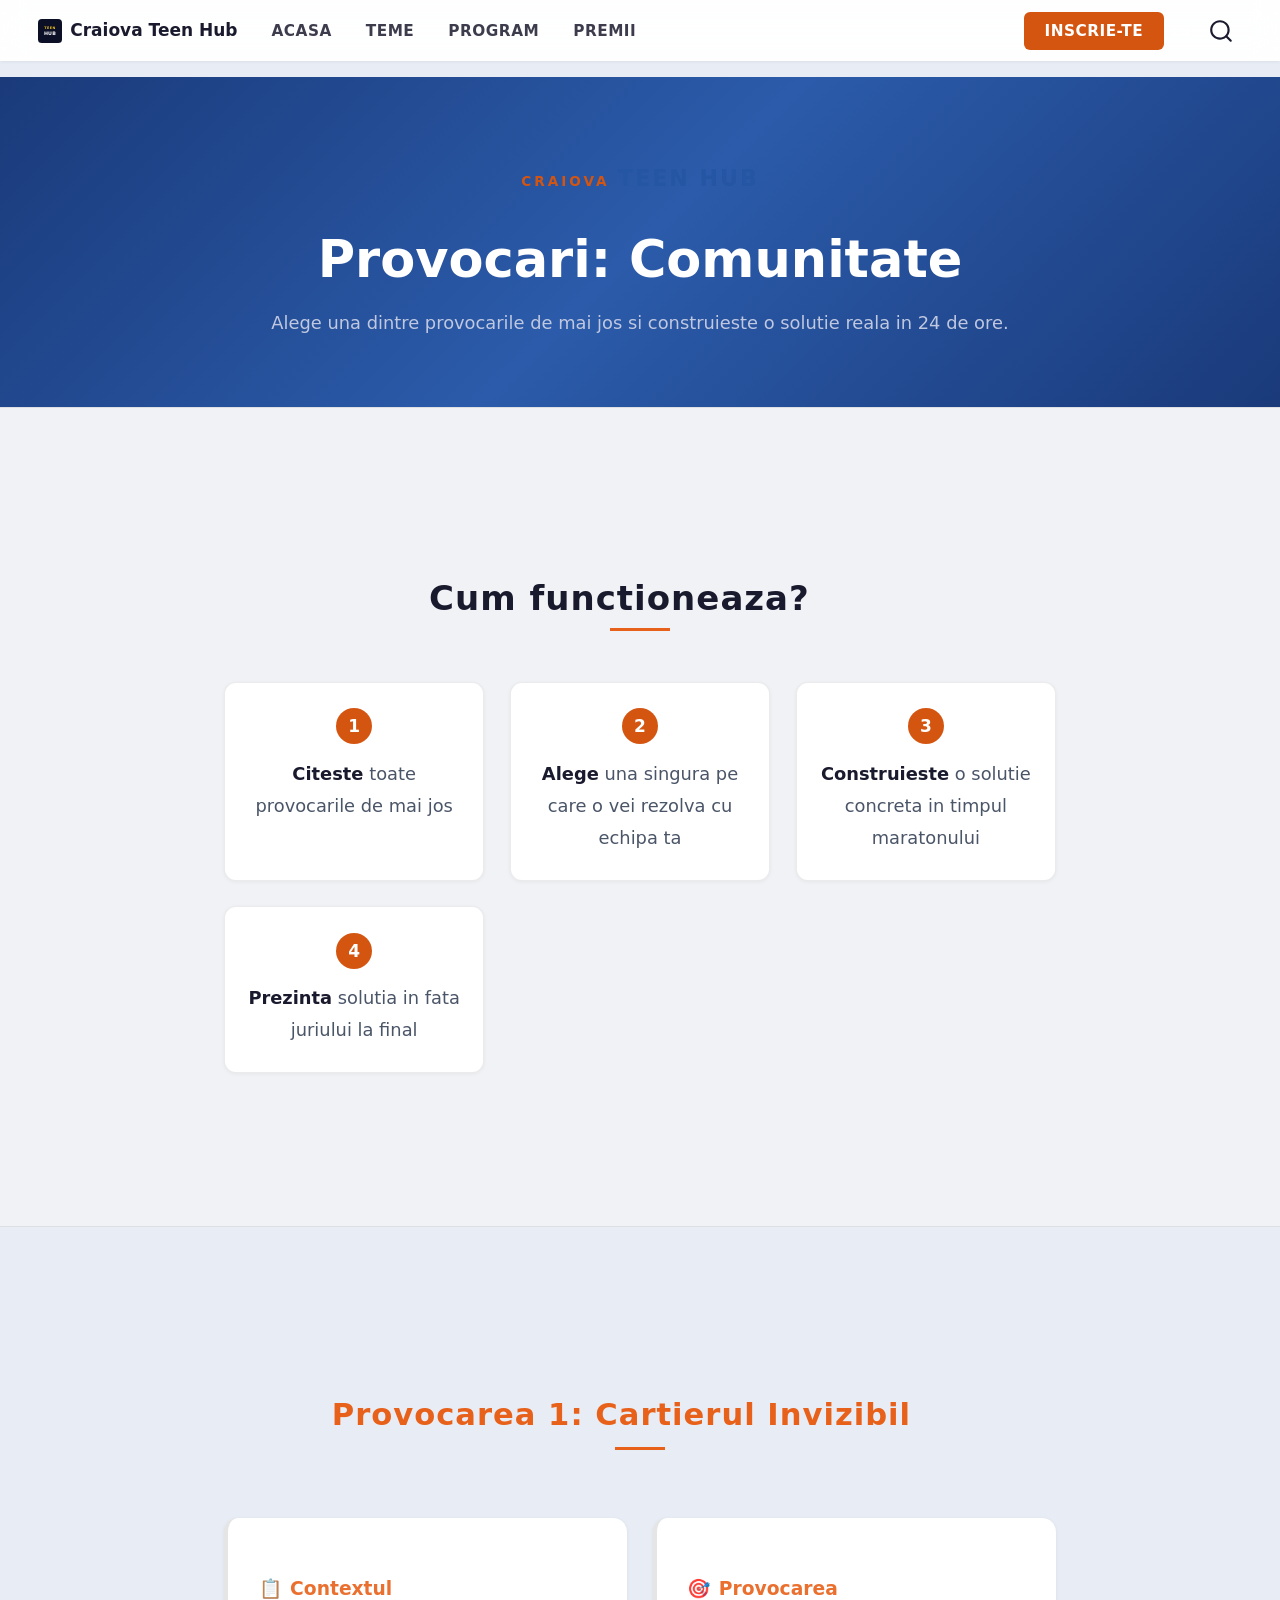
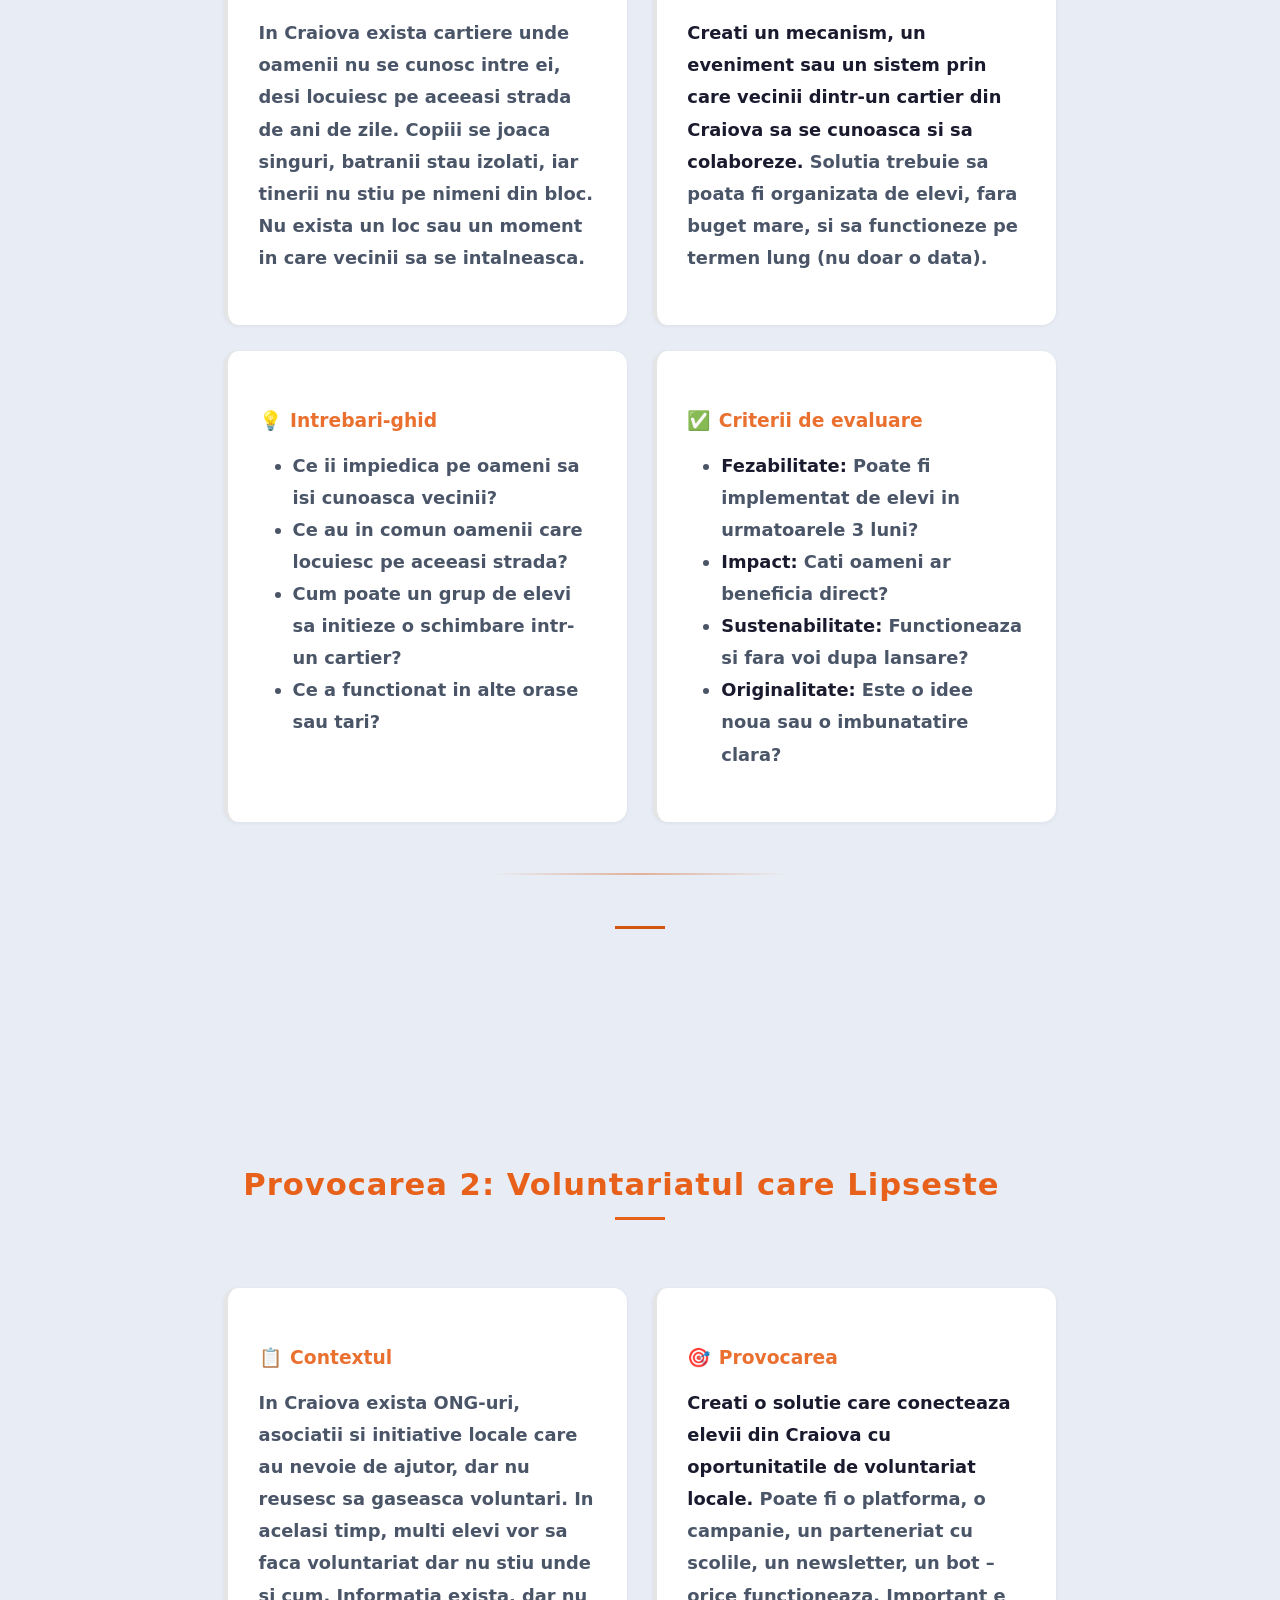
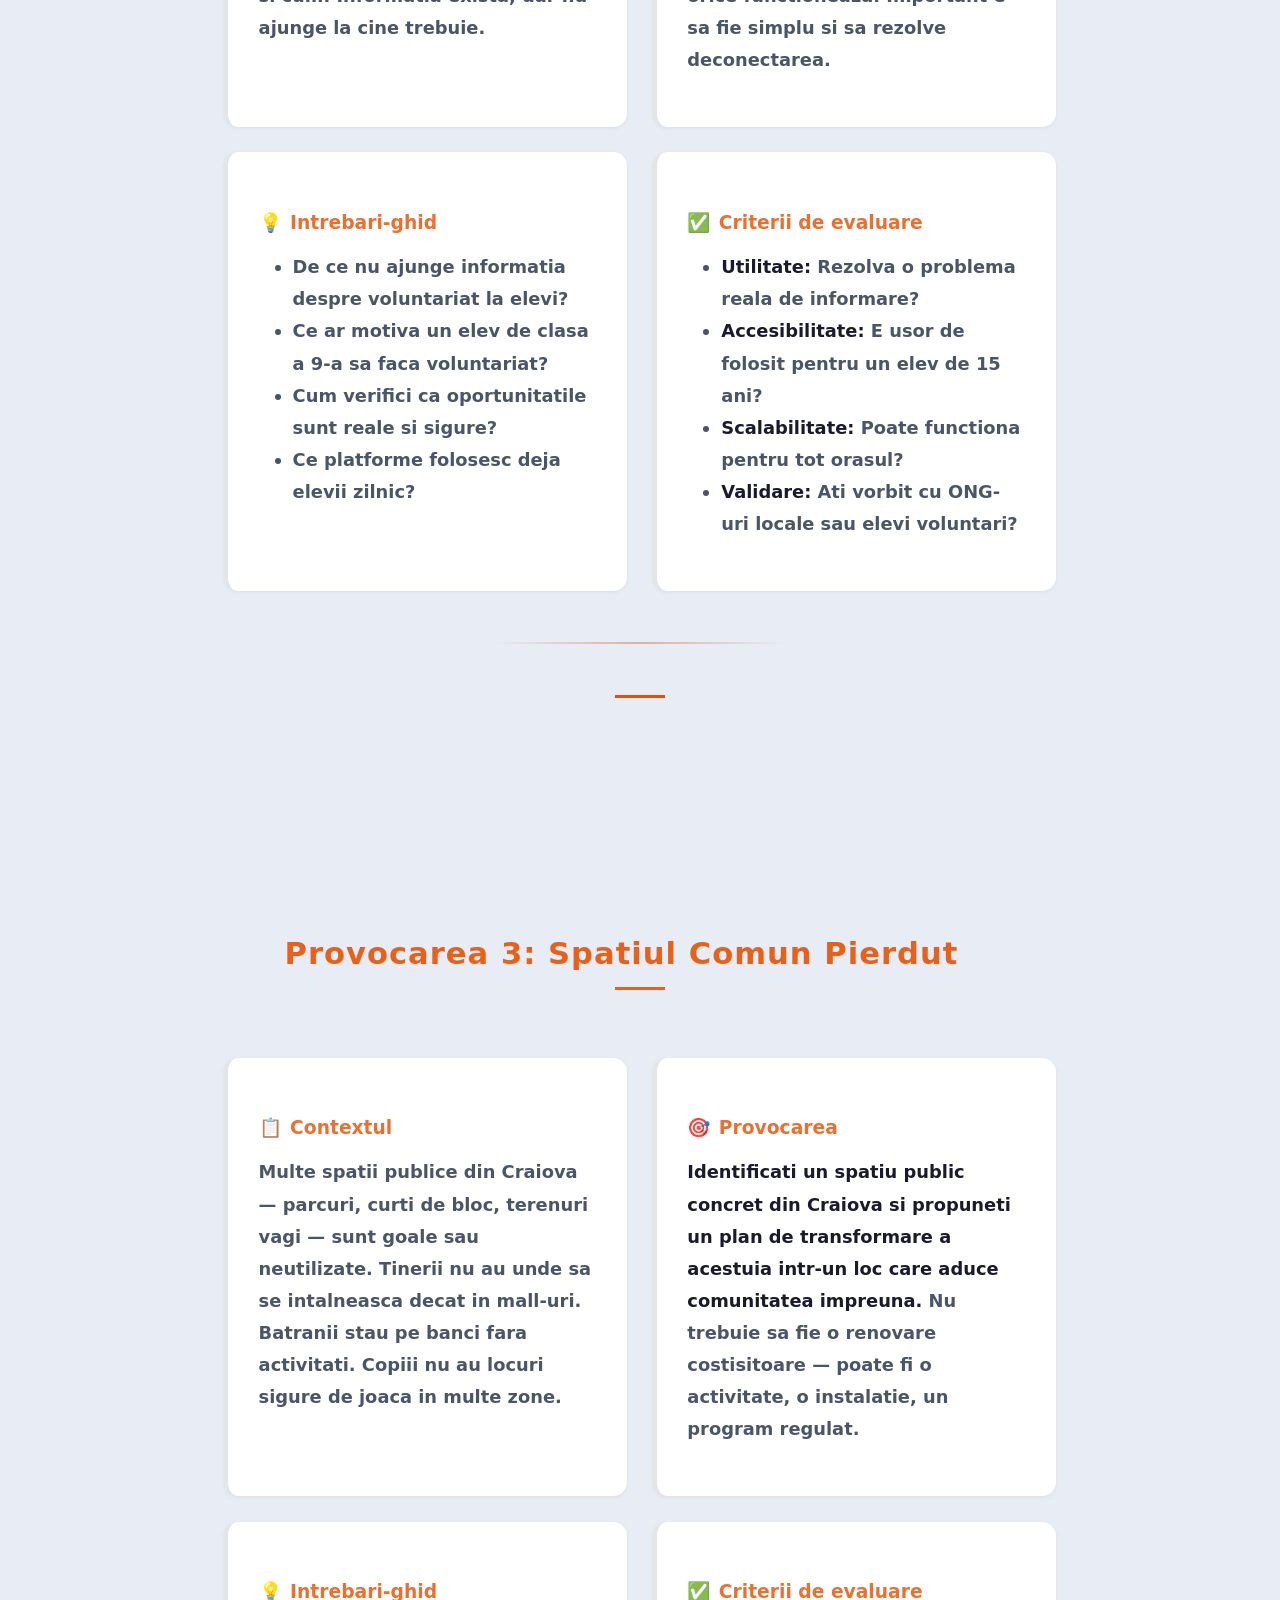
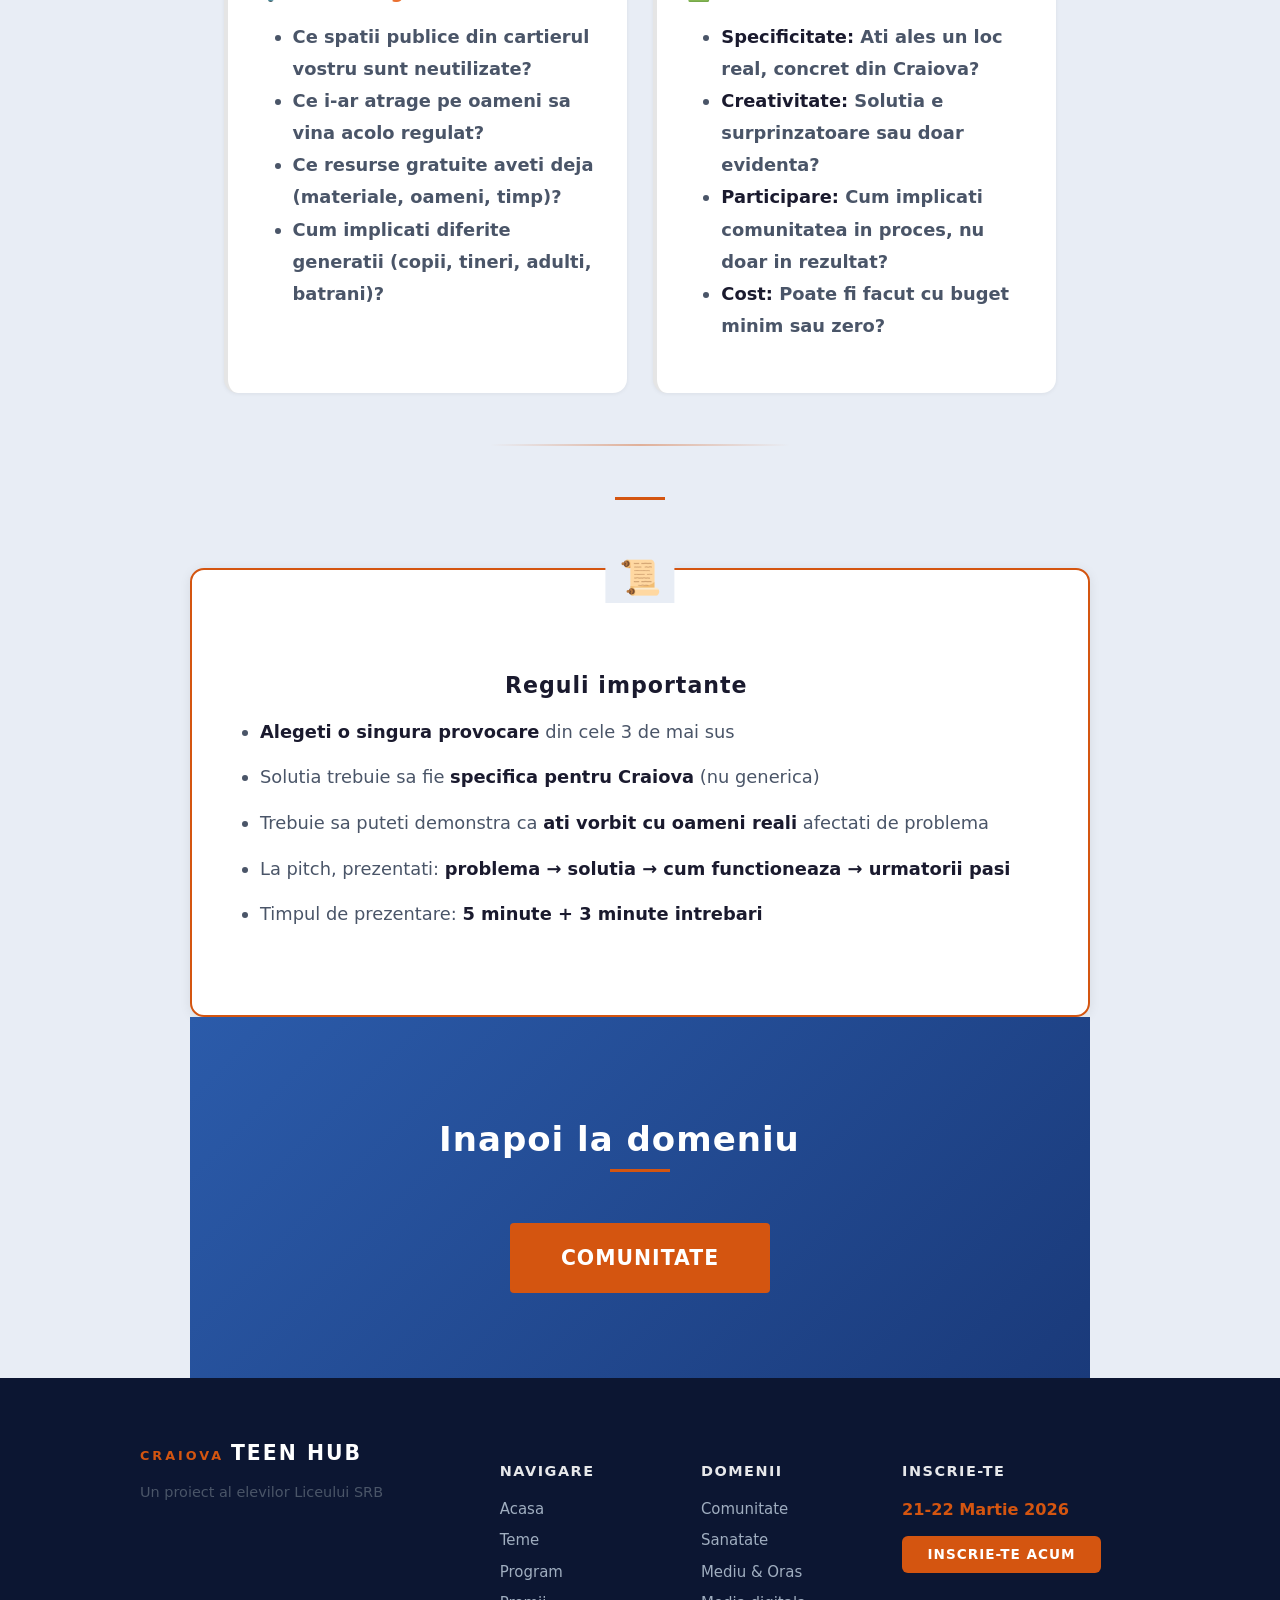
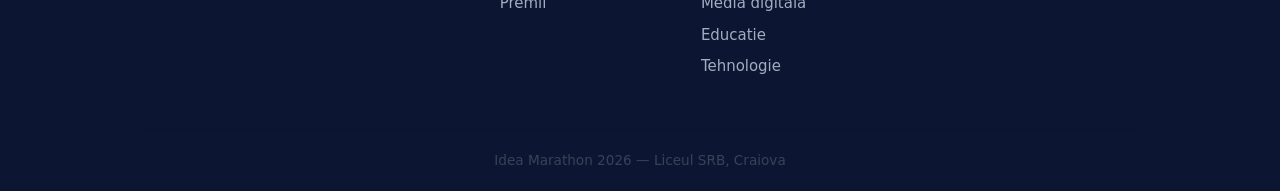
<file: challenges/comunitate.html>
<!DOCTYPE html>
<html xmlns="http://www.w3.org/1999/xhtml" lang="en" xml:lang="en"><head>

<meta charset="utf-8">
<meta name="generator" content="quarto-1.8.26">

<meta name="viewport" content="width=device-width, initial-scale=1.0, user-scalable=yes">


<title>Provocari Comunitate | Idea Marathon – Craiova Teen Hub</title>
<style>
code{white-space: pre-wrap;}
span.smallcaps{font-variant: small-caps;}
div.columns{display: flex; gap: min(4vw, 1.5em);}
div.column{flex: auto; overflow-x: auto;}
div.hanging-indent{margin-left: 1.5em; text-indent: -1.5em;}
ul.task-list{list-style: none;}
ul.task-list li input[type="checkbox"] {
  width: 0.8em;
  margin: 0 0.8em 0.2em -1em; /* quarto-specific, see https://github.com/quarto-dev/quarto-cli/issues/4556 */ 
  vertical-align: middle;
}
</style>


<script src="../site_libs/quarto-nav/quarto-nav.js"></script>
<script src="../site_libs/quarto-nav/headroom.min.js"></script>
<script src="../site_libs/clipboard/clipboard.min.js"></script>
<script src="../site_libs/quarto-search/autocomplete.umd.js"></script>
<script src="../site_libs/quarto-search/fuse.min.js"></script>
<script src="../site_libs/quarto-search/quarto-search.js"></script>
<meta name="quarto:offset" content="../">
<link href="../favicon.svg" rel="icon" type="image/svg+xml">
<script src="../site_libs/quarto-html/quarto.js" type="module"></script>
<script src="../site_libs/quarto-html/tabsets/tabsets.js" type="module"></script>
<script src="../site_libs/quarto-html/axe/axe-check.js" type="module"></script>
<script src="../site_libs/quarto-html/popper.min.js"></script>
<script src="../site_libs/quarto-html/tippy.umd.min.js"></script>
<script src="../site_libs/quarto-html/anchor.min.js"></script>
<link href="../site_libs/quarto-html/tippy.css" rel="stylesheet">
<link href="../site_libs/quarto-html/quarto-syntax-highlighting-587c61ba64f3a5504c4d52d930310e48.css" rel="stylesheet" class="quarto-color-scheme" id="quarto-text-highlighting-styles">
<link href="../site_libs/quarto-html/quarto-syntax-highlighting-dark-b758ccaa5987ceb1b75504551e579abf.css" rel="stylesheet" class="quarto-color-scheme quarto-color-alternate" id="quarto-text-highlighting-styles">
<link href="../site_libs/quarto-html/quarto-syntax-highlighting-587c61ba64f3a5504c4d52d930310e48.css" rel="stylesheet" class="quarto-color-scheme-extra" id="quarto-text-highlighting-styles">
<script src="../site_libs/bootstrap/bootstrap.min.js"></script>
<link href="../site_libs/bootstrap/bootstrap-icons.css" rel="stylesheet">
<link href="../site_libs/bootstrap/bootstrap-8185cfe6cc65199083a6c723d7da7d12.min.css" rel="stylesheet" append-hash="true" class="quarto-color-scheme" id="quarto-bootstrap" data-mode="light">
<link href="../site_libs/bootstrap/bootstrap-dark-67006fbea1832d3aa6421e30bd4da898.min.css" rel="stylesheet" append-hash="true" class="quarto-color-scheme quarto-color-alternate" id="quarto-bootstrap" data-mode="dark">
<link href="../site_libs/bootstrap/bootstrap-8185cfe6cc65199083a6c723d7da7d12.min.css" rel="stylesheet" append-hash="true" class="quarto-color-scheme-extra" id="quarto-bootstrap" data-mode="light">
<script id="quarto-search-options" type="application/json">{
  "location": "navbar",
  "copy-button": false,
  "collapse-after": 3,
  "panel-placement": "end",
  "type": "overlay",
  "limit": 50,
  "keyboard-shortcut": [
    "f",
    "/",
    "s"
  ],
  "show-item-context": false,
  "language": {
    "search-no-results-text": "No results",
    "search-matching-documents-text": "matching documents",
    "search-copy-link-title": "Copy link to search",
    "search-hide-matches-text": "Hide additional matches",
    "search-more-match-text": "more match in this document",
    "search-more-matches-text": "more matches in this document",
    "search-clear-button-title": "Clear",
    "search-text-placeholder": "",
    "search-detached-cancel-button-title": "Cancel",
    "search-submit-button-title": "Submit",
    "search-label": "Search"
  }
}</script>


<link rel="stylesheet" href="../styles.css">
<meta property="og:title" content="Provocari Comunitate | Idea Marathon">
<meta property="og:description" content="Idea Marathon - Un maraton de solutii pentru elevii de clasa a IX-a din Craiova. 21-22 Martie 2026.">
<meta property="og:image" content="https://chenistdigital.github.io/teenhub/challenges/images/9.jpeg">
<meta property="og:site_name" content="Craiova Teen Hub">
<meta name="twitter:title" content="Provocari Comunitate | Idea Marathon">
<meta name="twitter:image" content="https://chenistdigital.github.io/teenhub/challenges/images/9.jpeg">
<meta name="twitter:card" content="summary_large_image">
</head>

<body class="nav-fixed fullcontent quarto-light"><script id="quarto-html-before-body" type="application/javascript">
    const toggleBodyColorMode = (bsSheetEl) => {
      const mode = bsSheetEl.getAttribute("data-mode");
      const bodyEl = window.document.querySelector("body");
      if (mode === "dark") {
        bodyEl.classList.add("quarto-dark");
        bodyEl.classList.remove("quarto-light");
      } else {
        bodyEl.classList.add("quarto-light");
        bodyEl.classList.remove("quarto-dark");
      }
    }
    const toggleBodyColorPrimary = () => {
      const bsSheetEl = window.document.querySelector("link#quarto-bootstrap:not([rel=disabled-stylesheet])");
      if (bsSheetEl) {
        toggleBodyColorMode(bsSheetEl);
      }
    }
    const setColorSchemeToggle = (alternate) => {
      const toggles = window.document.querySelectorAll('.quarto-color-scheme-toggle');
      for (let i=0; i < toggles.length; i++) {
        const toggle = toggles[i];
        if (toggle) {
          if (alternate) {
            toggle.classList.add("alternate");
          } else {
            toggle.classList.remove("alternate");
          }
        }
      }
    };
    const toggleColorMode = (alternate) => {
      // Switch the stylesheets
      const primaryStylesheets = window.document.querySelectorAll('link.quarto-color-scheme:not(.quarto-color-alternate)');
      const alternateStylesheets = window.document.querySelectorAll('link.quarto-color-scheme.quarto-color-alternate');
      manageTransitions('#quarto-margin-sidebar .nav-link', false);
      if (alternate) {
        // note: dark is layered on light, we don't disable primary!
        enableStylesheet(alternateStylesheets);
        for (const sheetNode of alternateStylesheets) {
          if (sheetNode.id === "quarto-bootstrap") {
            toggleBodyColorMode(sheetNode);
          }
        }
      } else {
        disableStylesheet(alternateStylesheets);
        enableStylesheet(primaryStylesheets)
        toggleBodyColorPrimary();
      }
      manageTransitions('#quarto-margin-sidebar .nav-link', true);
      // Switch the toggles
      setColorSchemeToggle(alternate)
      // Hack to workaround the fact that safari doesn't
      // properly recolor the scrollbar when toggling (#1455)
      if (navigator.userAgent.indexOf('Safari') > 0 && navigator.userAgent.indexOf('Chrome') == -1) {
        manageTransitions("body", false);
        window.scrollTo(0, 1);
        setTimeout(() => {
          window.scrollTo(0, 0);
          manageTransitions("body", true);
        }, 40);
      }
    }
    const disableStylesheet = (stylesheets) => {
      for (let i=0; i < stylesheets.length; i++) {
        const stylesheet = stylesheets[i];
        stylesheet.rel = 'disabled-stylesheet';
      }
    }
    const enableStylesheet = (stylesheets) => {
      for (let i=0; i < stylesheets.length; i++) {
        const stylesheet = stylesheets[i];
        if(stylesheet.rel !== 'stylesheet') { // for Chrome, which will still FOUC without this check
          stylesheet.rel = 'stylesheet';
        }
      }
    }
    const manageTransitions = (selector, allowTransitions) => {
      const els = window.document.querySelectorAll(selector);
      for (let i=0; i < els.length; i++) {
        const el = els[i];
        if (allowTransitions) {
          el.classList.remove('notransition');
        } else {
          el.classList.add('notransition');
        }
      }
    }
    const isFileUrl = () => {
      return window.location.protocol === 'file:';
    }
    const hasAlternateSentinel = () => {
      let styleSentinel = getColorSchemeSentinel();
      if (styleSentinel !== null) {
        return styleSentinel === "alternate";
      } else {
        return false;
      }
    }
    const setStyleSentinel = (alternate) => {
      const value = alternate ? "alternate" : "default";
      if (!isFileUrl()) {
        window.localStorage.setItem("quarto-color-scheme", value);
      } else {
        localAlternateSentinel = value;
      }
    }
    const getColorSchemeSentinel = () => {
      if (!isFileUrl()) {
        const storageValue = window.localStorage.getItem("quarto-color-scheme");
        return storageValue != null ? storageValue : localAlternateSentinel;
      } else {
        return localAlternateSentinel;
      }
    }
    const toggleGiscusIfUsed = (isAlternate, darkModeDefault) => {
      const baseTheme = document.querySelector('#giscus-base-theme')?.value ?? 'light';
      const alternateTheme = document.querySelector('#giscus-alt-theme')?.value ?? 'dark';
      let newTheme = '';
      if(authorPrefersDark) {
        newTheme = isAlternate ? baseTheme : alternateTheme;
      } else {
        newTheme = isAlternate ? alternateTheme : baseTheme;
      }
      const changeGiscusTheme = () => {
        // From: https://github.com/giscus/giscus/issues/336
        const sendMessage = (message) => {
          const iframe = document.querySelector('iframe.giscus-frame');
          if (!iframe) return;
          iframe.contentWindow.postMessage({ giscus: message }, 'https://giscus.app');
        }
        sendMessage({
          setConfig: {
            theme: newTheme
          }
        });
      }
      const isGiscussLoaded = window.document.querySelector('iframe.giscus-frame') !== null;
      if (isGiscussLoaded) {
        changeGiscusTheme();
      }
    };
    const authorPrefersDark = false;
    const darkModeDefault = authorPrefersDark;
      document.querySelector('link#quarto-text-highlighting-styles.quarto-color-scheme-extra').rel = 'disabled-stylesheet';
      document.querySelector('link#quarto-bootstrap.quarto-color-scheme-extra').rel = 'disabled-stylesheet';
    let localAlternateSentinel = darkModeDefault ? 'alternate' : 'default';
    // Dark / light mode switch
    window.quartoToggleColorScheme = () => {
      // Read the current dark / light value
      let toAlternate = !hasAlternateSentinel();
      toggleColorMode(toAlternate);
      setStyleSentinel(toAlternate);
      toggleGiscusIfUsed(toAlternate, darkModeDefault);
      window.dispatchEvent(new Event('resize'));
    };
    // Switch to dark mode if need be
    if (hasAlternateSentinel()) {
      toggleColorMode(true);
    } else {
      toggleColorMode(false);
    }
  </script>

<div id="quarto-search-results"></div>
  <header id="quarto-header" class="headroom fixed-top">
    <nav class="navbar navbar-expand-lg " data-bs-theme="dark">
      <div class="navbar-container container-fluid">
      <div class="navbar-brand-container mx-auto">
    <a href="../index.html" class="navbar-brand navbar-brand-logo">
    <img src="../favicon.svg" alt="" class="navbar-logo light-content">
    <img src="../favicon.svg" alt="" class="navbar-logo dark-content">
    </a>
    <a class="navbar-brand" href="../index.html">
    <span class="navbar-title">Craiova Teen Hub</span>
    </a>
  </div>
            <div id="quarto-search" class="" title="Search"></div>
          <button class="navbar-toggler" type="button" data-bs-toggle="collapse" data-bs-target="#navbarCollapse" aria-controls="navbarCollapse" role="menu" aria-expanded="false" aria-label="Toggle navigation" onclick="if (window.quartoToggleHeadroom) { window.quartoToggleHeadroom(); }">
  <span class="navbar-toggler-icon"></span>
</button>
          <div class="collapse navbar-collapse" id="navbarCollapse">
            <ul class="navbar-nav navbar-nav-scroll me-auto">
  <li class="nav-item">
    <a class="nav-link" href="../index.html"> 
<span class="menu-text">Acasa</span></a>
  </li>  
  <li class="nav-item">
    <a class="nav-link" href="../index.html#teme"> 
<span class="menu-text">Teme</span></a>
  </li>  
  <li class="nav-item">
    <a class="nav-link" href="../index.html#program"> 
<span class="menu-text">Program</span></a>
  </li>  
  <li class="nav-item">
    <a class="nav-link" href="../index.html#premii"> 
<span class="menu-text">Premii</span></a>
  </li>  
</ul>
            <ul class="navbar-nav navbar-nav-scroll ms-auto">
  <li class="nav-item">
    <a class="nav-link" href="../inscriere.html"> 
<span class="menu-text">INSCRIE-TE</span></a>
  </li>  
</ul>
          </div> <!-- /navcollapse -->
            <div class="quarto-navbar-tools">
  <a href="" class="quarto-color-scheme-toggle quarto-navigation-tool  px-1" onclick="window.quartoToggleColorScheme(); return false;" title="Toggle dark mode"><i class="bi"></i></a>
</div>
      </div> <!-- /container-fluid -->
    </nav>
</header>
<!-- content -->
<div id="quarto-content" class="quarto-container page-columns page-rows-contents page-layout-article page-navbar">
<!-- sidebar -->
<!-- margin-sidebar -->
    
<!-- main -->
<main class="content" id="quarto-document-content"><header id="title-block-header" class="quarto-title-block"></header>





<div class="gated-placeholder">
<div class="lock-icon">
🔒
</div>
<h3 class="anchored">
Provocarile vor fi dezvaluite la startul maratonului
</h3>
<p>
21 Martie 2026, ora 14:00
</p>
<div class="countdown">

</div>
</div>
<div class="gated" style="display:none">
<div class="domain-hero">
<div class="logo-text logo-text-sm">
<p><span class="logo-craiova">CRAIOVA</span> <span class="logo-teenhub">TEEN HUB</span></p>
</div>
<section id="provocari-comunitate" class="level1">
<h1>Provocari: Comunitate</h1>
<div class="tagline">
<p>Alege una dintre provocarile de mai jos si construieste o solutie reala in 24 de ore.</p>
</div>
</section>
</div>
<div class="dark-section">
<section id="cum-functioneaza" class="level2 inner">
<h2 class="anchored" data-anchor-id="cum-functioneaza">Cum functioneaza?</h2>
<ol type="1">
<li><strong>Citeste</strong> toate provocarile de mai jos</li>
<li><strong>Alege</strong> una singura pe care o vei rezolva cu echipa ta</li>
<li><strong>Construieste</strong> o solutie concreta in timpul maratonului</li>
<li><strong>Prezinta</strong> solutia in fata juriului la final</li>
</ol>
</section>
</div>
<section id="provocarea-1-cartierul-invizibil" class="level2 challenge-title">
<h2 class="challenge-title anchored" data-anchor-id="provocarea-1-cartierul-invizibil">Provocarea 1: Cartierul Invizibil</h2>
<div class="challenge-grid">
<section id="contextul" class="level3 challenge-card">
<h3 class="anchored" data-anchor-id="contextul">Contextul</h3>
<p>In Craiova exista cartiere unde oamenii nu se cunosc intre ei, desi locuiesc pe aceeasi strada de ani de zile. Copiii se joaca singuri, batranii stau izolati, iar tinerii nu stiu pe nimeni din bloc. Nu exista un loc sau un moment in care vecinii sa se intalneasca.</p>
</section>
<section id="provocarea" class="level3 challenge-card">
<h3 class="anchored" data-anchor-id="provocarea">Provocarea</h3>
<p><strong>Creati un mecanism, un eveniment sau un sistem prin care vecinii dintr-un cartier din Craiova sa se cunoasca si sa colaboreze.</strong> Solutia trebuie sa poata fi organizata de elevi, fara buget mare, si sa functioneze pe termen lung (nu doar o data).</p>
</section>
<section id="intrebari-ghid" class="level3 challenge-card">
<h3 class="anchored" data-anchor-id="intrebari-ghid">Intrebari-ghid</h3>
<ul>
<li>Ce ii impiedica pe oameni sa isi cunoasca vecinii?</li>
<li>Ce au in comun oamenii care locuiesc pe aceeasi strada?</li>
<li>Cum poate un grup de elevi sa initieze o schimbare intr-un cartier?</li>
<li>Ce a functionat in alte orase sau tari?</li>
</ul>
</section>
<section id="criterii-de-evaluare" class="level3 challenge-card">
<h3 class="anchored" data-anchor-id="criterii-de-evaluare">Criterii de evaluare</h3>
<ul>
<li><strong>Fezabilitate:</strong> Poate fi implementat de elevi in urmatoarele 3 luni?</li>
<li><strong>Impact:</strong> Cati oameni ar beneficia direct?</li>
<li><strong>Sustenabilitate:</strong> Functioneaza si fara voi dupa lansare?</li>
<li><strong>Originalitate:</strong> Este o idee noua sau o imbunatatire clara?</li>
</ul>
</section>
</div>
<hr>
</section>
<section id="provocarea-2-voluntariatul-care-lipseste" class="level2 challenge-title">
<h2 class="challenge-title anchored" data-anchor-id="provocarea-2-voluntariatul-care-lipseste">Provocarea 2: Voluntariatul care Lipseste</h2>
<div class="challenge-grid">
<section id="contextul-1" class="level3 challenge-card">
<h3 class="anchored" data-anchor-id="contextul-1">Contextul</h3>
<p>In Craiova exista ONG-uri, asociatii si initiative locale care au nevoie de ajutor, dar nu reusesc sa gaseasca voluntari. In acelasi timp, multi elevi vor sa faca voluntariat dar nu stiu unde si cum. Informatia exista, dar nu ajunge la cine trebuie.</p>
</section>
<section id="provocarea-1" class="level3 challenge-card">
<h3 class="anchored" data-anchor-id="provocarea-1">Provocarea</h3>
<p><strong>Creati o solutie care conecteaza elevii din Craiova cu oportunitatile de voluntariat locale.</strong> Poate fi o platforma, o campanie, un parteneriat cu scolile, un newsletter, un bot – orice functioneaza. Important e sa fie simplu si sa rezolve deconectarea.</p>
</section>
<section id="intrebari-ghid-1" class="level3 challenge-card">
<h3 class="anchored" data-anchor-id="intrebari-ghid-1">Intrebari-ghid</h3>
<ul>
<li>De ce nu ajunge informatia despre voluntariat la elevi?</li>
<li>Ce ar motiva un elev de clasa a 9-a sa faca voluntariat?</li>
<li>Cum verifici ca oportunitatile sunt reale si sigure?</li>
<li>Ce platforme folosesc deja elevii zilnic?</li>
</ul>
</section>
<section id="criterii-de-evaluare-1" class="level3 challenge-card">
<h3 class="anchored" data-anchor-id="criterii-de-evaluare-1">Criterii de evaluare</h3>
<ul>
<li><strong>Utilitate:</strong> Rezolva o problema reala de informare?</li>
<li><strong>Accesibilitate:</strong> E usor de folosit pentru un elev de 15 ani?</li>
<li><strong>Scalabilitate:</strong> Poate functiona pentru tot orasul?</li>
<li><strong>Validare:</strong> Ati vorbit cu ONG-uri locale sau elevi voluntari?</li>
</ul>
</section>
</div>
<hr>
</section>
<section id="provocarea-3-spatiul-comun-pierdut" class="level2 challenge-title">
<h2 class="challenge-title anchored" data-anchor-id="provocarea-3-spatiul-comun-pierdut">Provocarea 3: Spatiul Comun Pierdut</h2>
<div class="challenge-grid">
<section id="contextul-2" class="level3 challenge-card">
<h3 class="anchored" data-anchor-id="contextul-2">Contextul</h3>
<p>Multe spatii publice din Craiova — parcuri, curti de bloc, terenuri vagi — sunt goale sau neutilizate. Tinerii nu au unde sa se intalneasca decat in mall-uri. Batranii stau pe banci fara activitati. Copiii nu au locuri sigure de joaca in multe zone.</p>
</section>
<section id="provocarea-2" class="level3 challenge-card">
<h3 class="anchored" data-anchor-id="provocarea-2">Provocarea</h3>
<p><strong>Identificati un spatiu public concret din Craiova si propuneti un plan de transformare a acestuia intr-un loc care aduce comunitatea impreuna.</strong> Nu trebuie sa fie o renovare costisitoare — poate fi o activitate, o instalatie, un program regulat.</p>
</section>
<section id="intrebari-ghid-2" class="level3 challenge-card">
<h3 class="anchored" data-anchor-id="intrebari-ghid-2">Intrebari-ghid</h3>
<ul>
<li>Ce spatii publice din cartierul vostru sunt neutilizate?</li>
<li>Ce i-ar atrage pe oameni sa vina acolo regulat?</li>
<li>Ce resurse gratuite aveti deja (materiale, oameni, timp)?</li>
<li>Cum implicati diferite generatii (copii, tineri, adulti, batrani)?</li>
</ul>
</section>
<section id="criterii-de-evaluare-2" class="level3 challenge-card">
<h3 class="anchored" data-anchor-id="criterii-de-evaluare-2">Criterii de evaluare</h3>
<ul>
<li><strong>Specificitate:</strong> Ati ales un loc real, concret din Craiova?</li>
<li><strong>Creativitate:</strong> Solutia e surprinzatoare sau doar evidenta?</li>
<li><strong>Participare:</strong> Cum implicati comunitatea in proces, nu doar in rezultat?</li>
<li><strong>Cost:</strong> Poate fi facut cu buget minim sau zero?</li>
</ul>
</section>
</div>
<hr>
</section>
<section id="reguli-importante" class="level2 challenge-rules">
<h2 class="anchored" data-anchor-id="reguli-importante">Reguli importante</h2>
<ul>
<li><strong>Alegeti o singura provocare</strong> din cele 3 de mai sus</li>
<li>Solutia trebuie sa fie <strong>specifica pentru Craiova</strong> (nu generica)</li>
<li>Trebuie sa puteti demonstra ca <strong>ati vorbit cu oameni reali</strong> afectati de problema</li>
<li>La pitch, prezentati: <strong>problema → solutia → cum functioneaza → urmatorii pasi</strong></li>
<li>Timpul de prezentare: <strong>5 minute + 3 minute intrebari</strong></li>
</ul>
</section>
<section id="inapoi-la-domeniu" class="level2 cta-section">
<h2 class="anchored" data-anchor-id="inapoi-la-domeniu">Inapoi la domeniu</h2>
<p><a href="../comunitate.html"><span class="cta-button">COMUNITATE</span></a></p>
</section>
</div>
<button class="scroll-top" onclick="window.scrollTo({top:0,behavior:'smooth'})" aria-label="Scroll to top">
↑
</button>
<footer class="site-footer">
<div class="footer-inner">
<div class="footer-col footer-brand">
<div class="footer-logo">
<span class="logo-craiova">CRAIOVA</span> <span class="logo-teenhub">TEEN HUB</span>
</div>
<p class="footer-tagline">
Un proiect al elevilor Liceului SRB
</p>
</div>
<div class="footer-col">
<h4 class="anchored">
Navigare
</h4>
<ul>
<li>
<a href="../index.html">Acasa</a>
</li>
<li>
<a href="../index.html#teme">Teme</a>
</li>
<li>
<a href="../index.html#program">Program</a>
</li>
<li>
<a href="../index.html#premii">Premii</a>
</li>
</ul>
</div>
<div class="footer-col">
<h4 class="anchored">
Domenii
</h4>
<ul>
<li>
<a href="../comunitate.html">Comunitate</a>
</li>
<li>
<a href="../sanatate.html">Sanatate</a>
</li>
<li>
<a href="../mediu.html">Mediu &amp; Oras</a>
</li>
<li>
<a href="../media-digitala.html">Media digitala</a>
</li>
<li>
<a href="../educatie.html">Educatie</a>
</li>
<li>
<a href="../tehnologie.html">Tehnologie</a>
</li>
</ul>
</div>
<div class="footer-col">
<h4 class="anchored">
Inscrie-te
</h4>
<p class="footer-cta-text">
21-22 Martie 2026
</p>
<a href="../inscriere.html" class="footer-cta">INSCRIE-TE ACUM</a>
</div>
</div>
<div class="footer-bottom">
<p>
Idea Marathon 2026 — Liceul SRB, Craiova
</p>
</div>
</footer>



</main> <!-- /main -->
<script id="quarto-html-after-body" type="application/javascript">
  window.document.addEventListener("DOMContentLoaded", function (event) {
    // Ensure there is a toggle, if there isn't float one in the top right
    if (window.document.querySelector('.quarto-color-scheme-toggle') === null) {
      const a = window.document.createElement('a');
      a.classList.add('top-right');
      a.classList.add('quarto-color-scheme-toggle');
      a.href = "";
      a.onclick = function() { try { window.quartoToggleColorScheme(); } catch {} return false; };
      const i = window.document.createElement("i");
      i.classList.add('bi');
      a.appendChild(i);
      window.document.body.appendChild(a);
    }
    setColorSchemeToggle(hasAlternateSentinel())
    const icon = "";
    const anchorJS = new window.AnchorJS();
    anchorJS.options = {
      placement: 'right',
      icon: icon
    };
    anchorJS.add('.anchored');
    const isCodeAnnotation = (el) => {
      for (const clz of el.classList) {
        if (clz.startsWith('code-annotation-')) {                     
          return true;
        }
      }
      return false;
    }
    const onCopySuccess = function(e) {
      // button target
      const button = e.trigger;
      // don't keep focus
      button.blur();
      // flash "checked"
      button.classList.add('code-copy-button-checked');
      var currentTitle = button.getAttribute("title");
      button.setAttribute("title", "Copied!");
      let tooltip;
      if (window.bootstrap) {
        button.setAttribute("data-bs-toggle", "tooltip");
        button.setAttribute("data-bs-placement", "left");
        button.setAttribute("data-bs-title", "Copied!");
        tooltip = new bootstrap.Tooltip(button, 
          { trigger: "manual", 
            customClass: "code-copy-button-tooltip",
            offset: [0, -8]});
        tooltip.show();    
      }
      setTimeout(function() {
        if (tooltip) {
          tooltip.hide();
          button.removeAttribute("data-bs-title");
          button.removeAttribute("data-bs-toggle");
          button.removeAttribute("data-bs-placement");
        }
        button.setAttribute("title", currentTitle);
        button.classList.remove('code-copy-button-checked');
      }, 1000);
      // clear code selection
      e.clearSelection();
    }
    const getTextToCopy = function(trigger) {
      const outerScaffold = trigger.parentElement.cloneNode(true);
      const codeEl = outerScaffold.querySelector('code');
      for (const childEl of codeEl.children) {
        if (isCodeAnnotation(childEl)) {
          childEl.remove();
        }
      }
      return codeEl.innerText;
    }
    const clipboard = new window.ClipboardJS('.code-copy-button:not([data-in-quarto-modal])', {
      text: getTextToCopy
    });
    clipboard.on('success', onCopySuccess);
    if (window.document.getElementById('quarto-embedded-source-code-modal')) {
      const clipboardModal = new window.ClipboardJS('.code-copy-button[data-in-quarto-modal]', {
        text: getTextToCopy,
        container: window.document.getElementById('quarto-embedded-source-code-modal')
      });
      clipboardModal.on('success', onCopySuccess);
    }
      var localhostRegex = new RegExp(/^(?:http|https):\/\/localhost\:?[0-9]*\//);
      var mailtoRegex = new RegExp(/^mailto:/);
        var filterRegex = new RegExp("https:\/\/chenistdigital\.github\.io\/teenhub\/");
      var isInternal = (href) => {
          return filterRegex.test(href) || localhostRegex.test(href) || mailtoRegex.test(href);
      }
      // Inspect non-navigation links and adorn them if external
     var links = window.document.querySelectorAll('a[href]:not(.nav-link):not(.navbar-brand):not(.toc-action):not(.sidebar-link):not(.sidebar-item-toggle):not(.pagination-link):not(.no-external):not([aria-hidden]):not(.dropdown-item):not(.quarto-navigation-tool):not(.about-link)');
      for (var i=0; i<links.length; i++) {
        const link = links[i];
        if (!isInternal(link.href)) {
          // undo the damage that might have been done by quarto-nav.js in the case of
          // links that we want to consider external
          if (link.dataset.originalHref !== undefined) {
            link.href = link.dataset.originalHref;
          }
        }
      }
    function tippyHover(el, contentFn, onTriggerFn, onUntriggerFn) {
      const config = {
        allowHTML: true,
        maxWidth: 500,
        delay: 100,
        arrow: false,
        appendTo: function(el) {
            return el.parentElement;
        },
        interactive: true,
        interactiveBorder: 10,
        theme: 'quarto',
        placement: 'bottom-start',
      };
      if (contentFn) {
        config.content = contentFn;
      }
      if (onTriggerFn) {
        config.onTrigger = onTriggerFn;
      }
      if (onUntriggerFn) {
        config.onUntrigger = onUntriggerFn;
      }
      window.tippy(el, config); 
    }
    const noterefs = window.document.querySelectorAll('a[role="doc-noteref"]');
    for (var i=0; i<noterefs.length; i++) {
      const ref = noterefs[i];
      tippyHover(ref, function() {
        // use id or data attribute instead here
        let href = ref.getAttribute('data-footnote-href') || ref.getAttribute('href');
        try { href = new URL(href).hash; } catch {}
        const id = href.replace(/^#\/?/, "");
        const note = window.document.getElementById(id);
        if (note) {
          return note.innerHTML;
        } else {
          return "";
        }
      });
    }
    const xrefs = window.document.querySelectorAll('a.quarto-xref');
    const processXRef = (id, note) => {
      // Strip column container classes
      const stripColumnClz = (el) => {
        el.classList.remove("page-full", "page-columns");
        if (el.children) {
          for (const child of el.children) {
            stripColumnClz(child);
          }
        }
      }
      stripColumnClz(note)
      if (id === null || id.startsWith('sec-')) {
        // Special case sections, only their first couple elements
        const container = document.createElement("div");
        if (note.children && note.children.length > 2) {
          container.appendChild(note.children[0].cloneNode(true));
          for (let i = 1; i < note.children.length; i++) {
            const child = note.children[i];
            if (child.tagName === "P" && child.innerText === "") {
              continue;
            } else {
              container.appendChild(child.cloneNode(true));
              break;
            }
          }
          if (window.Quarto?.typesetMath) {
            window.Quarto.typesetMath(container);
          }
          return container.innerHTML
        } else {
          if (window.Quarto?.typesetMath) {
            window.Quarto.typesetMath(note);
          }
          return note.innerHTML;
        }
      } else {
        // Remove any anchor links if they are present
        const anchorLink = note.querySelector('a.anchorjs-link');
        if (anchorLink) {
          anchorLink.remove();
        }
        if (window.Quarto?.typesetMath) {
          window.Quarto.typesetMath(note);
        }
        if (note.classList.contains("callout")) {
          return note.outerHTML;
        } else {
          return note.innerHTML;
        }
      }
    }
    for (var i=0; i<xrefs.length; i++) {
      const xref = xrefs[i];
      tippyHover(xref, undefined, function(instance) {
        instance.disable();
        let url = xref.getAttribute('href');
        let hash = undefined; 
        if (url.startsWith('#')) {
          hash = url;
        } else {
          try { hash = new URL(url).hash; } catch {}
        }
        if (hash) {
          const id = hash.replace(/^#\/?/, "");
          const note = window.document.getElementById(id);
          if (note !== null) {
            try {
              const html = processXRef(id, note.cloneNode(true));
              instance.setContent(html);
            } finally {
              instance.enable();
              instance.show();
            }
          } else {
            // See if we can fetch this
            fetch(url.split('#')[0])
            .then(res => res.text())
            .then(html => {
              const parser = new DOMParser();
              const htmlDoc = parser.parseFromString(html, "text/html");
              const note = htmlDoc.getElementById(id);
              if (note !== null) {
                const html = processXRef(id, note);
                instance.setContent(html);
              } 
            }).finally(() => {
              instance.enable();
              instance.show();
            });
          }
        } else {
          // See if we can fetch a full url (with no hash to target)
          // This is a special case and we should probably do some content thinning / targeting
          fetch(url)
          .then(res => res.text())
          .then(html => {
            const parser = new DOMParser();
            const htmlDoc = parser.parseFromString(html, "text/html");
            const note = htmlDoc.querySelector('main.content');
            if (note !== null) {
              // This should only happen for chapter cross references
              // (since there is no id in the URL)
              // remove the first header
              if (note.children.length > 0 && note.children[0].tagName === "HEADER") {
                note.children[0].remove();
              }
              const html = processXRef(null, note);
              instance.setContent(html);
            } 
          }).finally(() => {
            instance.enable();
            instance.show();
          });
        }
      }, function(instance) {
      });
    }
        let selectedAnnoteEl;
        const selectorForAnnotation = ( cell, annotation) => {
          let cellAttr = 'data-code-cell="' + cell + '"';
          let lineAttr = 'data-code-annotation="' +  annotation + '"';
          const selector = 'span[' + cellAttr + '][' + lineAttr + ']';
          return selector;
        }
        const selectCodeLines = (annoteEl) => {
          const doc = window.document;
          const targetCell = annoteEl.getAttribute("data-target-cell");
          const targetAnnotation = annoteEl.getAttribute("data-target-annotation");
          const annoteSpan = window.document.querySelector(selectorForAnnotation(targetCell, targetAnnotation));
          const lines = annoteSpan.getAttribute("data-code-lines").split(",");
          const lineIds = lines.map((line) => {
            return targetCell + "-" + line;
          })
          let top = null;
          let height = null;
          let parent = null;
          if (lineIds.length > 0) {
              //compute the position of the single el (top and bottom and make a div)
              const el = window.document.getElementById(lineIds[0]);
              top = el.offsetTop;
              height = el.offsetHeight;
              parent = el.parentElement.parentElement;
            if (lineIds.length > 1) {
              const lastEl = window.document.getElementById(lineIds[lineIds.length - 1]);
              const bottom = lastEl.offsetTop + lastEl.offsetHeight;
              height = bottom - top;
            }
            if (top !== null && height !== null && parent !== null) {
              // cook up a div (if necessary) and position it 
              let div = window.document.getElementById("code-annotation-line-highlight");
              if (div === null) {
                div = window.document.createElement("div");
                div.setAttribute("id", "code-annotation-line-highlight");
                div.style.position = 'absolute';
                parent.appendChild(div);
              }
              div.style.top = top - 2 + "px";
              div.style.height = height + 4 + "px";
              div.style.left = 0;
              let gutterDiv = window.document.getElementById("code-annotation-line-highlight-gutter");
              if (gutterDiv === null) {
                gutterDiv = window.document.createElement("div");
                gutterDiv.setAttribute("id", "code-annotation-line-highlight-gutter");
                gutterDiv.style.position = 'absolute';
                const codeCell = window.document.getElementById(targetCell);
                const gutter = codeCell.querySelector('.code-annotation-gutter');
                gutter.appendChild(gutterDiv);
              }
              gutterDiv.style.top = top - 2 + "px";
              gutterDiv.style.height = height + 4 + "px";
            }
            selectedAnnoteEl = annoteEl;
          }
        };
        const unselectCodeLines = () => {
          const elementsIds = ["code-annotation-line-highlight", "code-annotation-line-highlight-gutter"];
          elementsIds.forEach((elId) => {
            const div = window.document.getElementById(elId);
            if (div) {
              div.remove();
            }
          });
          selectedAnnoteEl = undefined;
        };
          // Handle positioning of the toggle
      window.addEventListener(
        "resize",
        throttle(() => {
          elRect = undefined;
          if (selectedAnnoteEl) {
            selectCodeLines(selectedAnnoteEl);
          }
        }, 10)
      );
      function throttle(fn, ms) {
      let throttle = false;
      let timer;
        return (...args) => {
          if(!throttle) { // first call gets through
              fn.apply(this, args);
              throttle = true;
          } else { // all the others get throttled
              if(timer) clearTimeout(timer); // cancel #2
              timer = setTimeout(() => {
                fn.apply(this, args);
                timer = throttle = false;
              }, ms);
          }
        };
      }
        // Attach click handler to the DT
        const annoteDls = window.document.querySelectorAll('dt[data-target-cell]');
        for (const annoteDlNode of annoteDls) {
          annoteDlNode.addEventListener('click', (event) => {
            const clickedEl = event.target;
            if (clickedEl !== selectedAnnoteEl) {
              unselectCodeLines();
              const activeEl = window.document.querySelector('dt[data-target-cell].code-annotation-active');
              if (activeEl) {
                activeEl.classList.remove('code-annotation-active');
              }
              selectCodeLines(clickedEl);
              clickedEl.classList.add('code-annotation-active');
            } else {
              // Unselect the line
              unselectCodeLines();
              clickedEl.classList.remove('code-annotation-active');
            }
          });
        }
    const findCites = (el) => {
      const parentEl = el.parentElement;
      if (parentEl) {
        const cites = parentEl.dataset.cites;
        if (cites) {
          return {
            el,
            cites: cites.split(' ')
          };
        } else {
          return findCites(el.parentElement)
        }
      } else {
        return undefined;
      }
    };
    var bibliorefs = window.document.querySelectorAll('a[role="doc-biblioref"]');
    for (var i=0; i<bibliorefs.length; i++) {
      const ref = bibliorefs[i];
      const citeInfo = findCites(ref);
      if (citeInfo) {
        tippyHover(citeInfo.el, function() {
          var popup = window.document.createElement('div');
          citeInfo.cites.forEach(function(cite) {
            var citeDiv = window.document.createElement('div');
            citeDiv.classList.add('hanging-indent');
            citeDiv.classList.add('csl-entry');
            var biblioDiv = window.document.getElementById('ref-' + cite);
            if (biblioDiv) {
              citeDiv.innerHTML = biblioDiv.innerHTML;
            }
            popup.appendChild(citeDiv);
          });
          return popup.innerHTML;
        });
      }
    }
  });
  </script>
</div> <!-- /content -->
<script src="../unlock.js"></script>




</body></html>
</file>
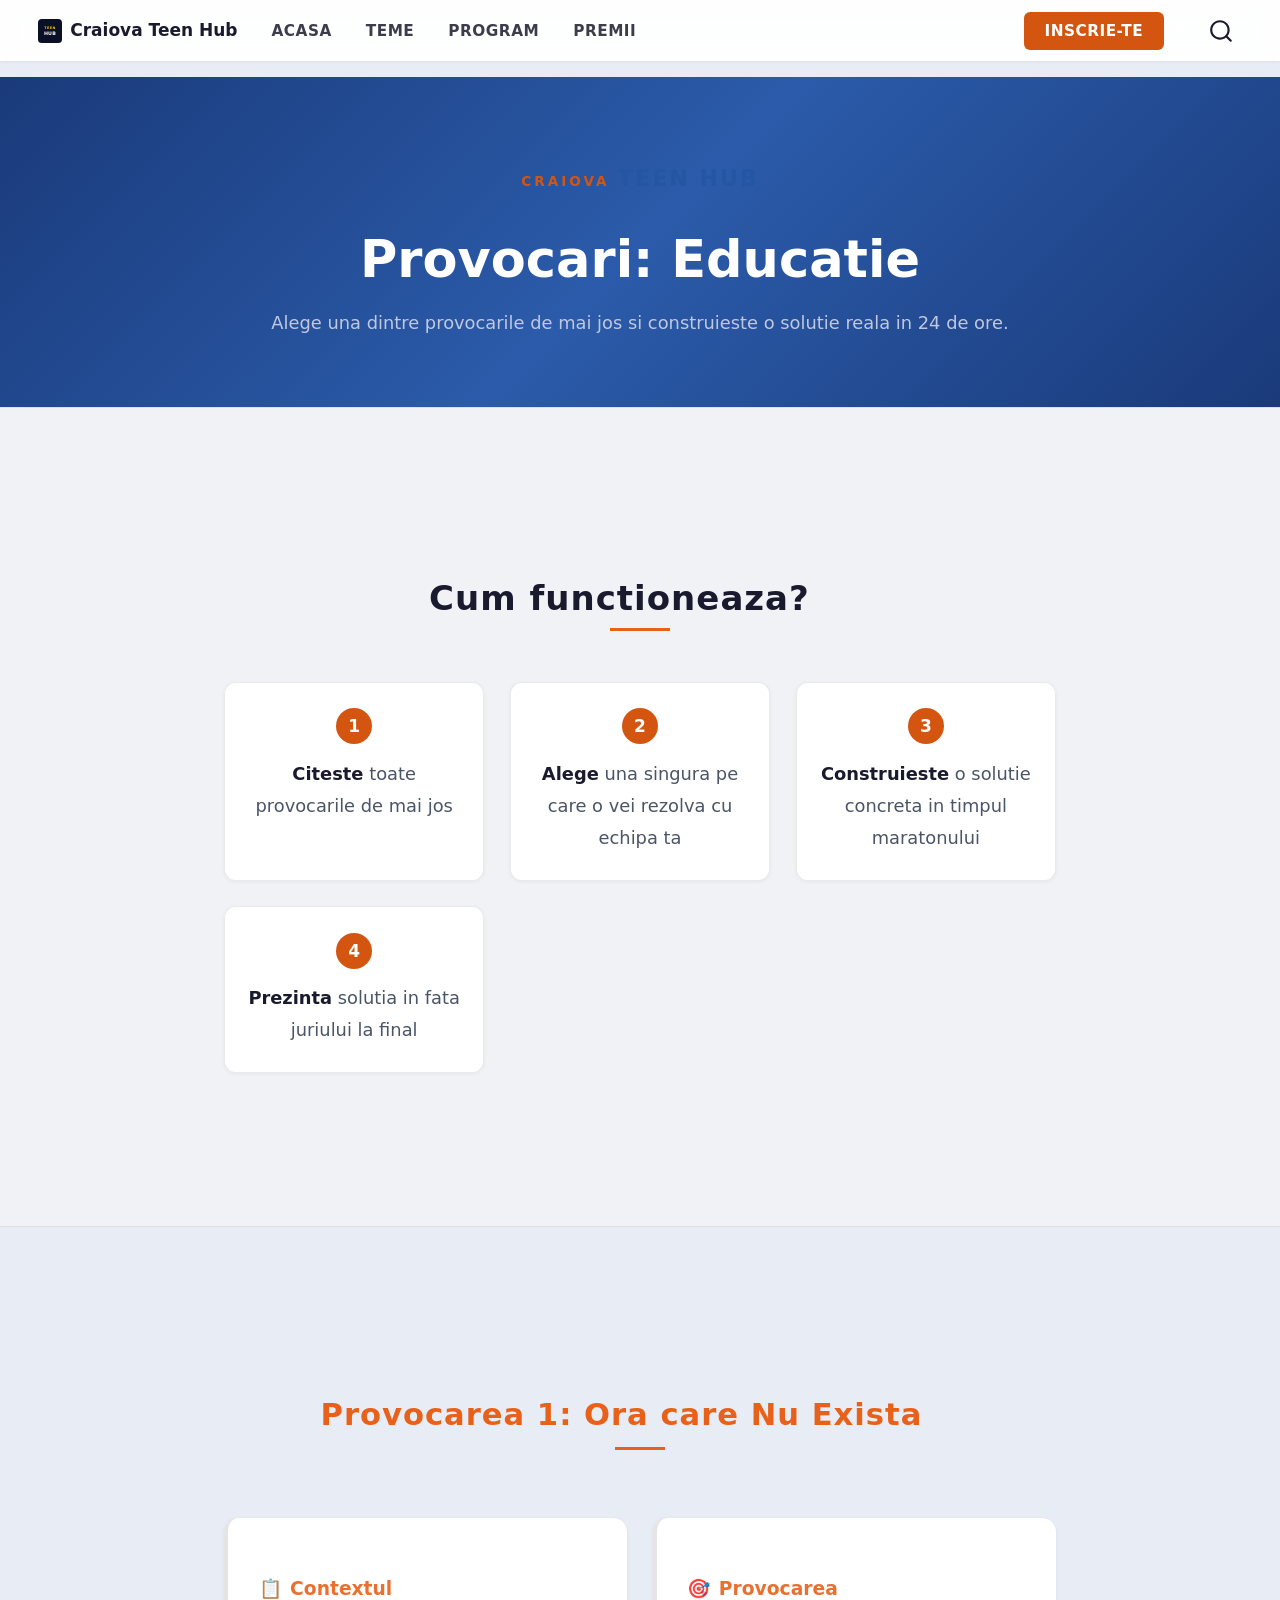
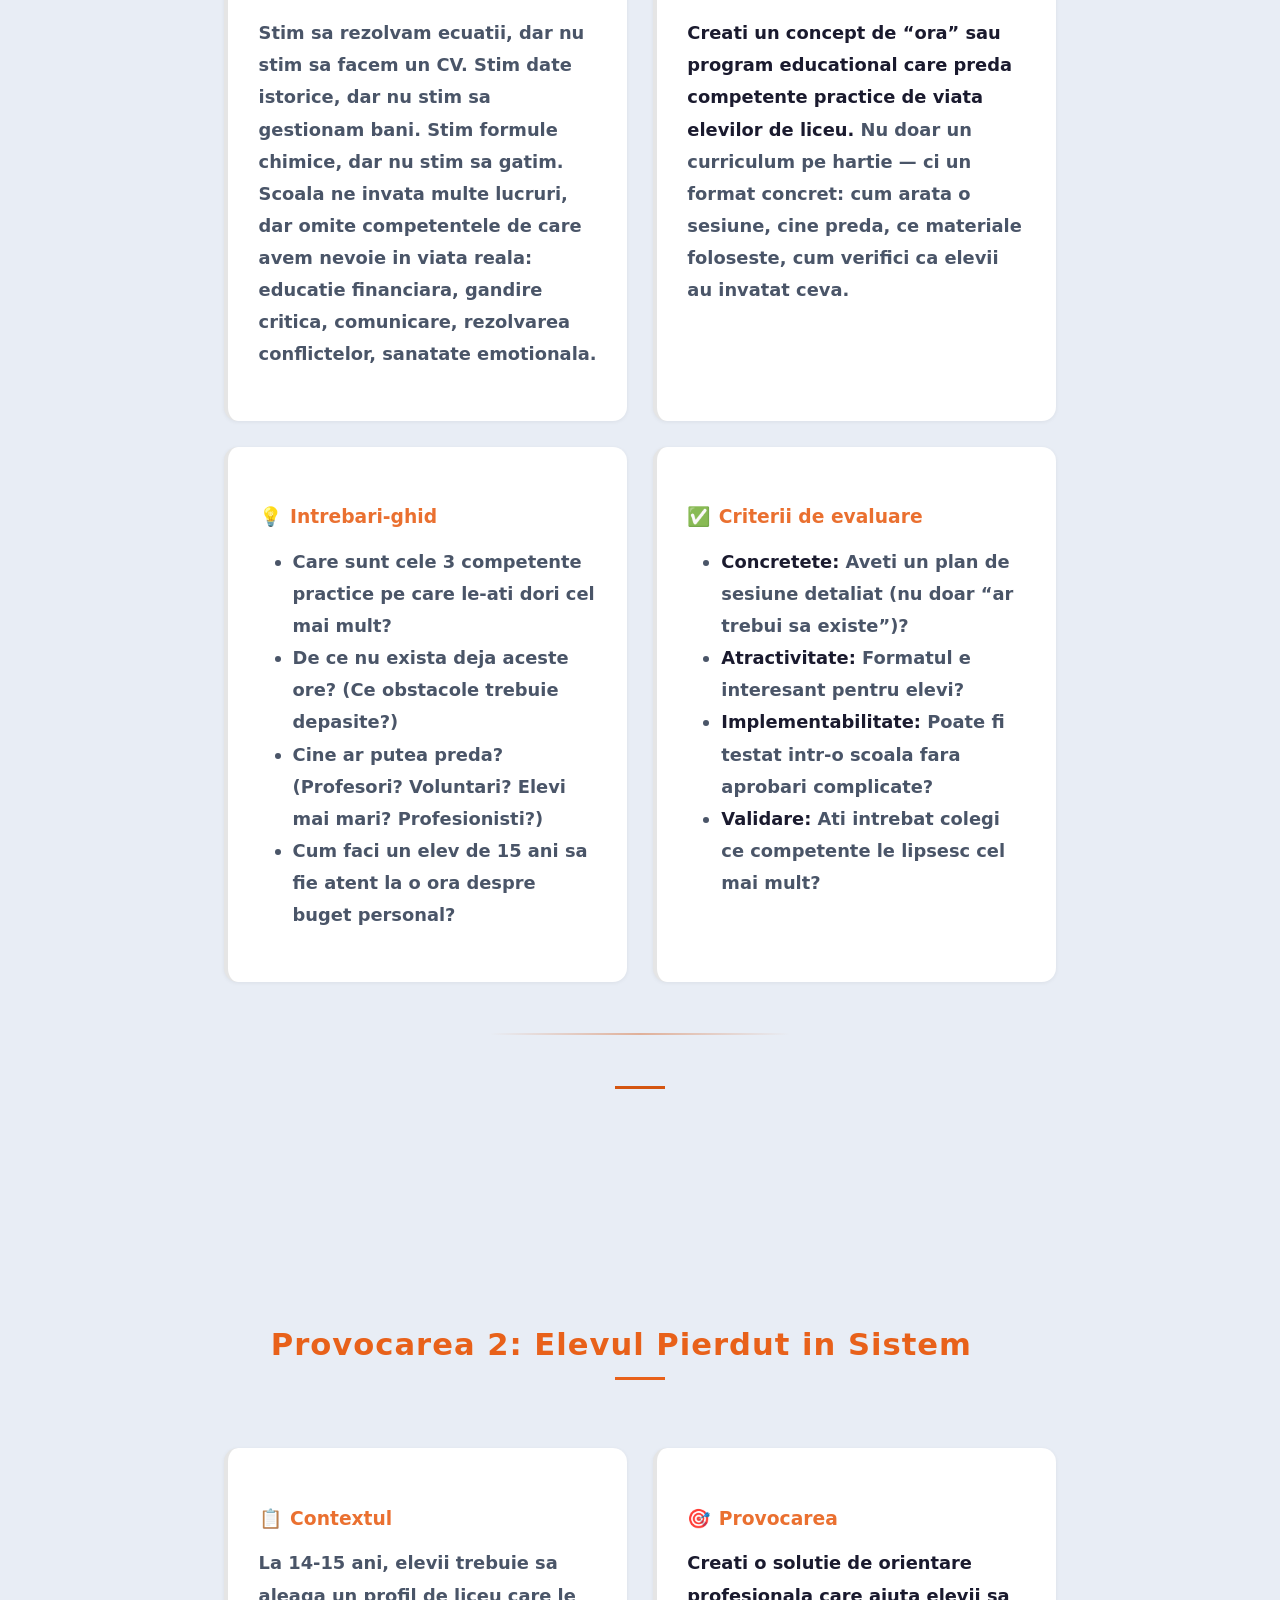
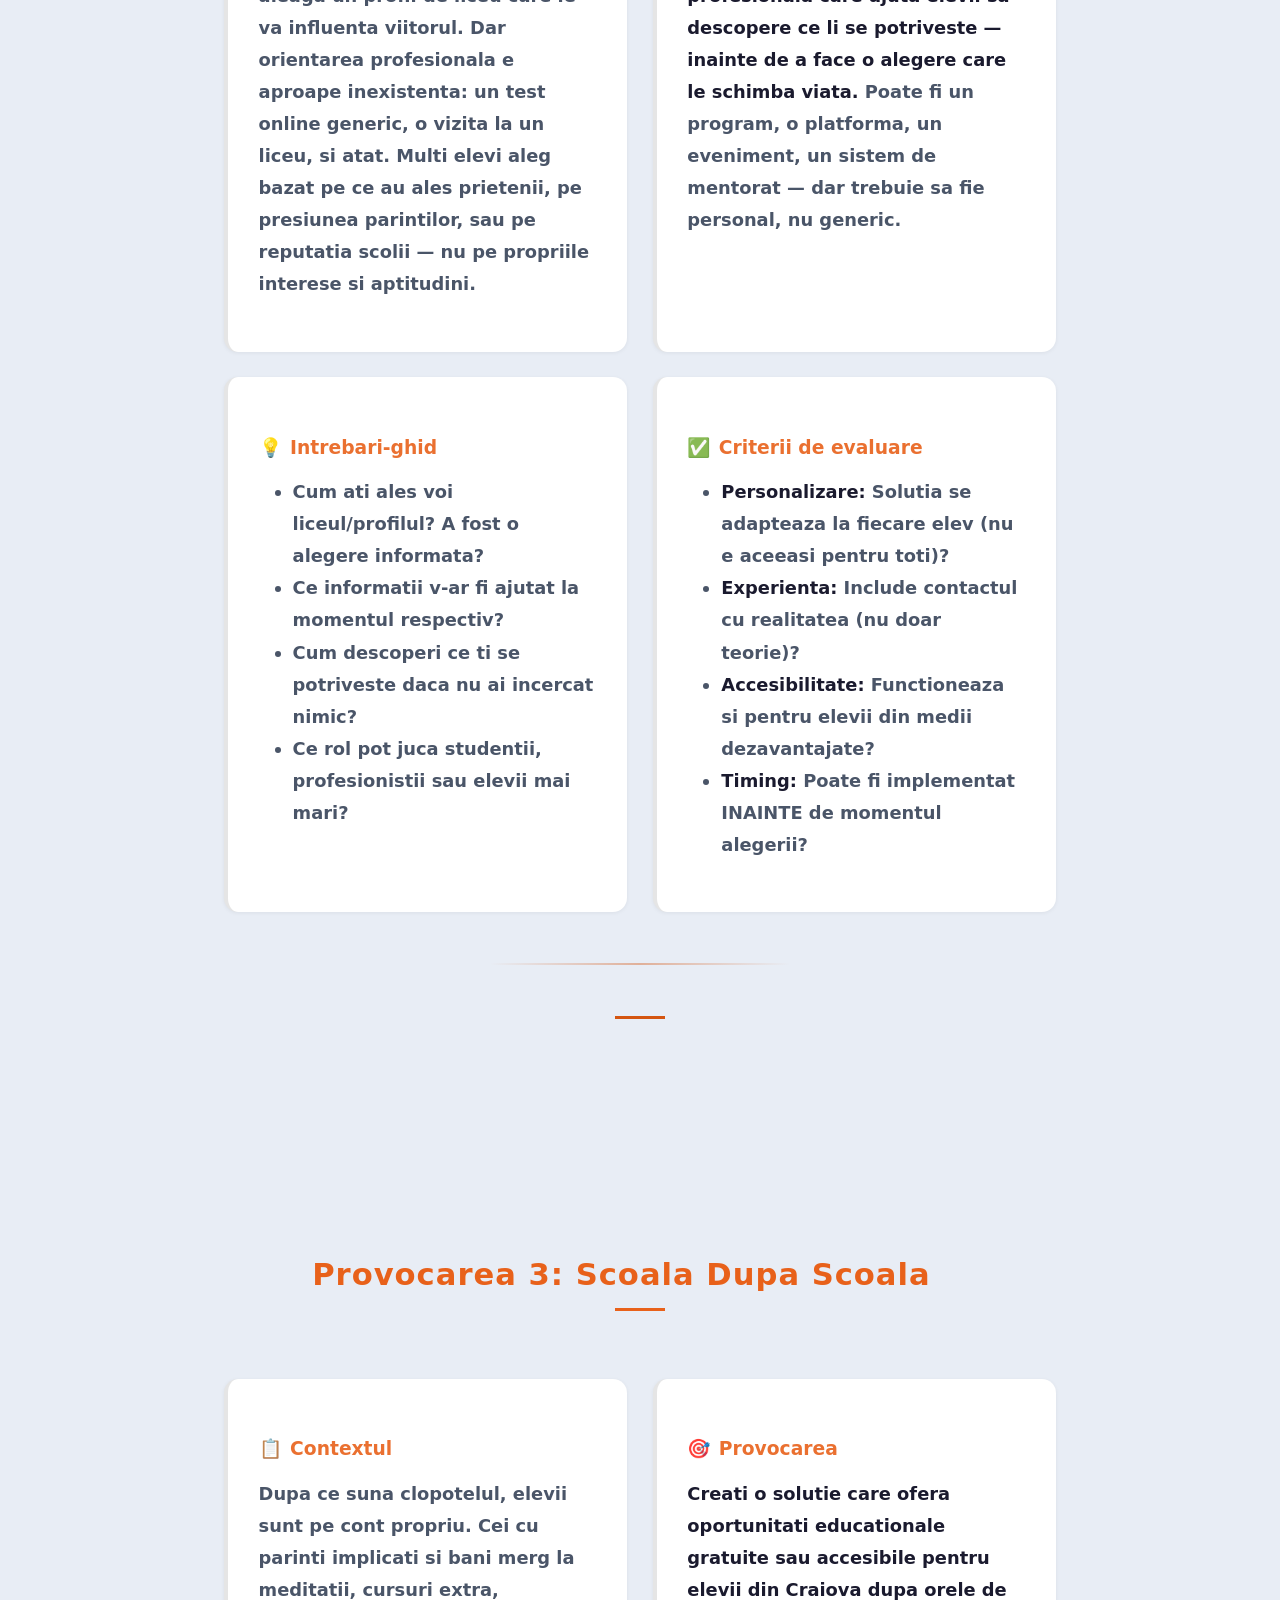
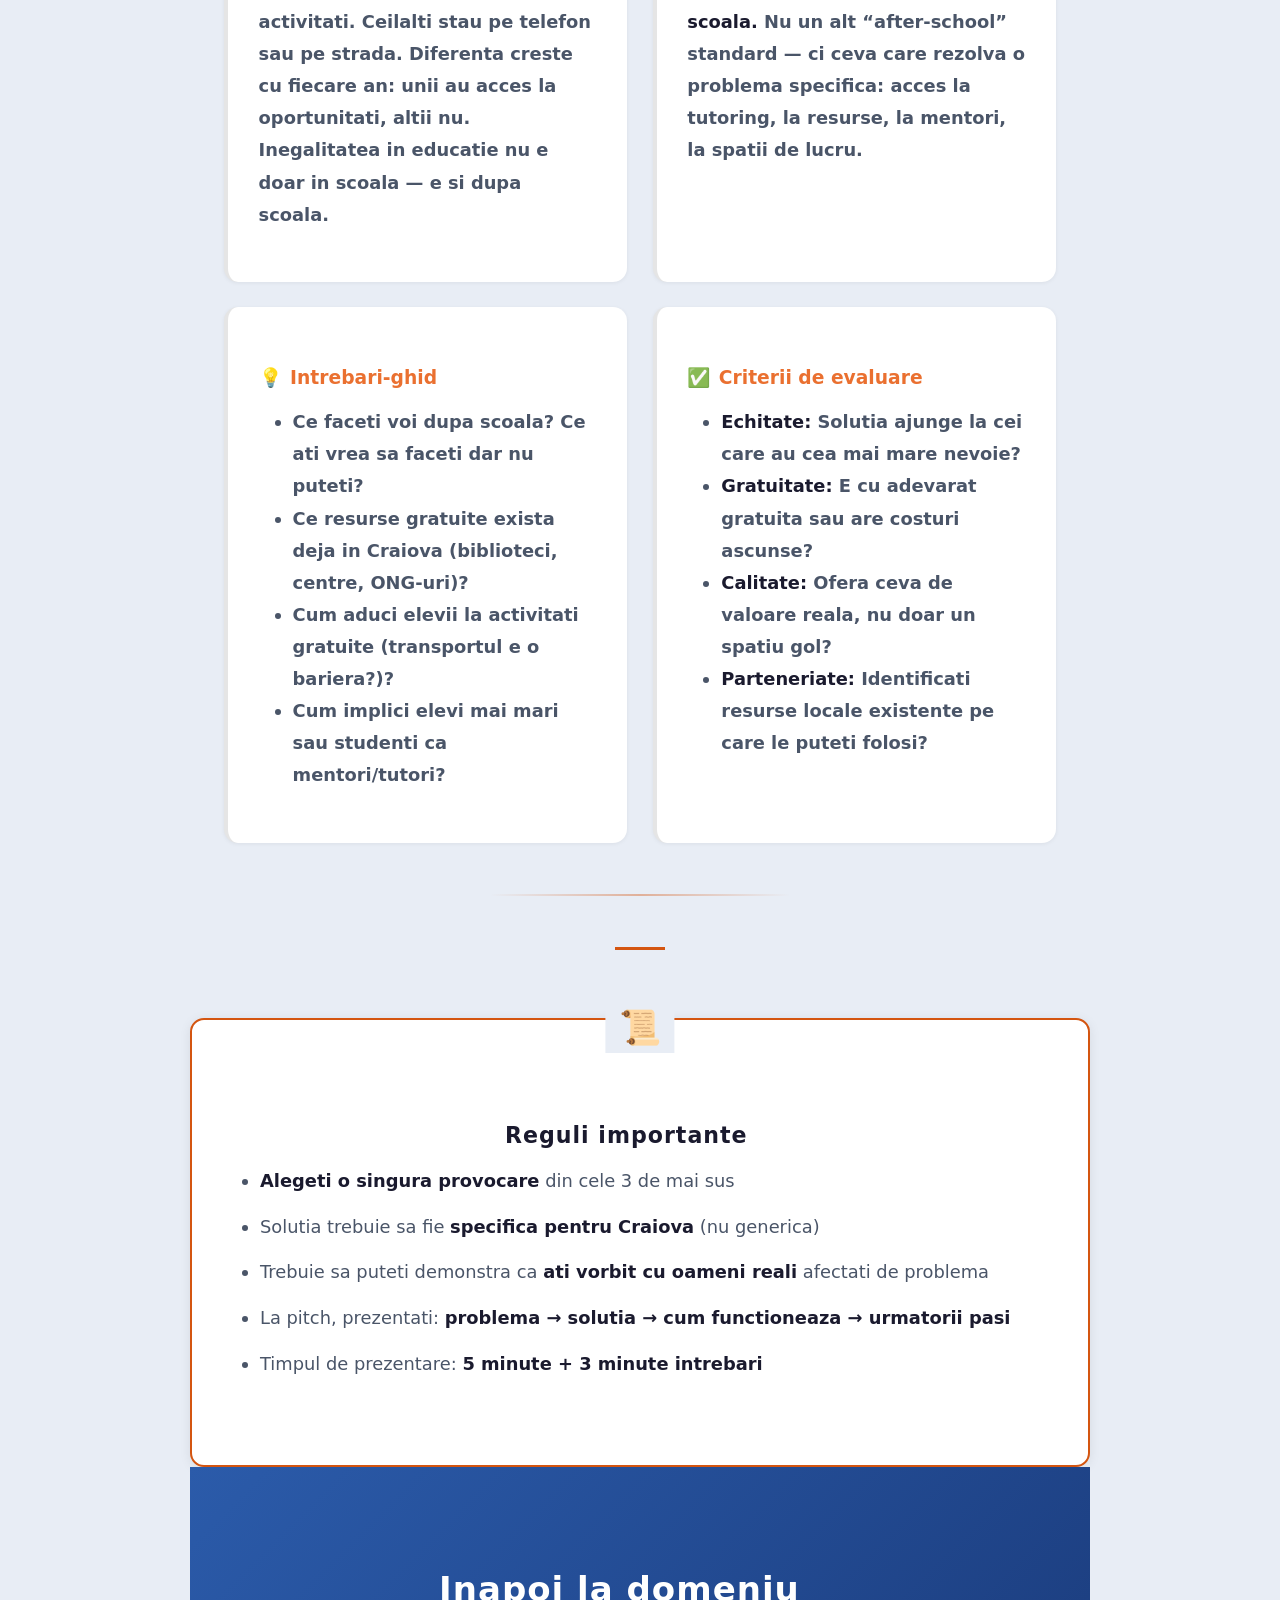
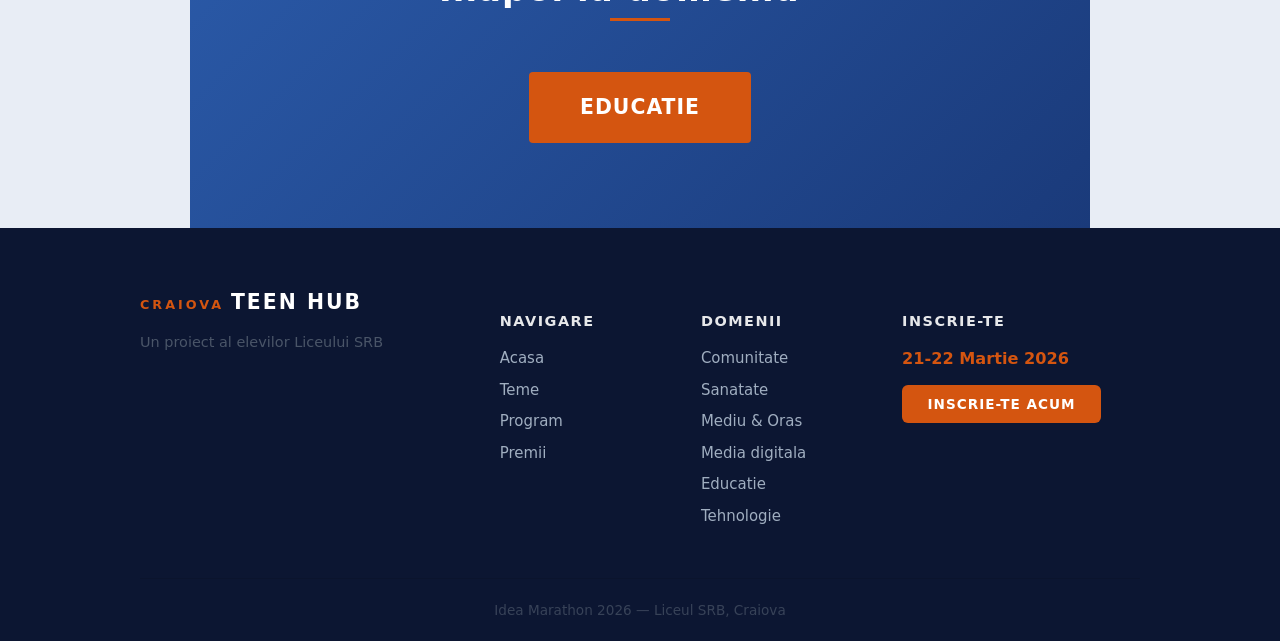
<file: challenges/educatie.html>
<!DOCTYPE html>
<html xmlns="http://www.w3.org/1999/xhtml" lang="en" xml:lang="en"><head>

<meta charset="utf-8">
<meta name="generator" content="quarto-1.8.26">

<meta name="viewport" content="width=device-width, initial-scale=1.0, user-scalable=yes">


<title>Provocari Educatie | Idea Marathon – Craiova Teen Hub</title>
<style>
code{white-space: pre-wrap;}
span.smallcaps{font-variant: small-caps;}
div.columns{display: flex; gap: min(4vw, 1.5em);}
div.column{flex: auto; overflow-x: auto;}
div.hanging-indent{margin-left: 1.5em; text-indent: -1.5em;}
ul.task-list{list-style: none;}
ul.task-list li input[type="checkbox"] {
  width: 0.8em;
  margin: 0 0.8em 0.2em -1em; /* quarto-specific, see https://github.com/quarto-dev/quarto-cli/issues/4556 */ 
  vertical-align: middle;
}
</style>


<script src="../site_libs/quarto-nav/quarto-nav.js"></script>
<script src="../site_libs/quarto-nav/headroom.min.js"></script>
<script src="../site_libs/clipboard/clipboard.min.js"></script>
<script src="../site_libs/quarto-search/autocomplete.umd.js"></script>
<script src="../site_libs/quarto-search/fuse.min.js"></script>
<script src="../site_libs/quarto-search/quarto-search.js"></script>
<meta name="quarto:offset" content="../">
<link href="../favicon.svg" rel="icon" type="image/svg+xml">
<script src="../site_libs/quarto-html/quarto.js" type="module"></script>
<script src="../site_libs/quarto-html/tabsets/tabsets.js" type="module"></script>
<script src="../site_libs/quarto-html/axe/axe-check.js" type="module"></script>
<script src="../site_libs/quarto-html/popper.min.js"></script>
<script src="../site_libs/quarto-html/tippy.umd.min.js"></script>
<script src="../site_libs/quarto-html/anchor.min.js"></script>
<link href="../site_libs/quarto-html/tippy.css" rel="stylesheet">
<link href="../site_libs/quarto-html/quarto-syntax-highlighting-587c61ba64f3a5504c4d52d930310e48.css" rel="stylesheet" class="quarto-color-scheme" id="quarto-text-highlighting-styles">
<link href="../site_libs/quarto-html/quarto-syntax-highlighting-dark-b758ccaa5987ceb1b75504551e579abf.css" rel="stylesheet" class="quarto-color-scheme quarto-color-alternate" id="quarto-text-highlighting-styles">
<link href="../site_libs/quarto-html/quarto-syntax-highlighting-587c61ba64f3a5504c4d52d930310e48.css" rel="stylesheet" class="quarto-color-scheme-extra" id="quarto-text-highlighting-styles">
<script src="../site_libs/bootstrap/bootstrap.min.js"></script>
<link href="../site_libs/bootstrap/bootstrap-icons.css" rel="stylesheet">
<link href="../site_libs/bootstrap/bootstrap-8185cfe6cc65199083a6c723d7da7d12.min.css" rel="stylesheet" append-hash="true" class="quarto-color-scheme" id="quarto-bootstrap" data-mode="light">
<link href="../site_libs/bootstrap/bootstrap-dark-67006fbea1832d3aa6421e30bd4da898.min.css" rel="stylesheet" append-hash="true" class="quarto-color-scheme quarto-color-alternate" id="quarto-bootstrap" data-mode="dark">
<link href="../site_libs/bootstrap/bootstrap-8185cfe6cc65199083a6c723d7da7d12.min.css" rel="stylesheet" append-hash="true" class="quarto-color-scheme-extra" id="quarto-bootstrap" data-mode="light">
<script id="quarto-search-options" type="application/json">{
  "location": "navbar",
  "copy-button": false,
  "collapse-after": 3,
  "panel-placement": "end",
  "type": "overlay",
  "limit": 50,
  "keyboard-shortcut": [
    "f",
    "/",
    "s"
  ],
  "show-item-context": false,
  "language": {
    "search-no-results-text": "No results",
    "search-matching-documents-text": "matching documents",
    "search-copy-link-title": "Copy link to search",
    "search-hide-matches-text": "Hide additional matches",
    "search-more-match-text": "more match in this document",
    "search-more-matches-text": "more matches in this document",
    "search-clear-button-title": "Clear",
    "search-text-placeholder": "",
    "search-detached-cancel-button-title": "Cancel",
    "search-submit-button-title": "Submit",
    "search-label": "Search"
  }
}</script>


<link rel="stylesheet" href="../styles.css">
<meta property="og:title" content="Provocari Educatie | Idea Marathon">
<meta property="og:description" content="Idea Marathon - Un maraton de solutii pentru elevii de clasa a IX-a din Craiova. 21-22 Martie 2026.">
<meta property="og:image" content="https://chenistdigital.github.io/teenhub/challenges/images/9.jpeg">
<meta property="og:site_name" content="Craiova Teen Hub">
<meta name="twitter:title" content="Provocari Educatie | Idea Marathon">
<meta name="twitter:image" content="https://chenistdigital.github.io/teenhub/challenges/images/9.jpeg">
<meta name="twitter:card" content="summary_large_image">
</head>

<body class="nav-fixed fullcontent quarto-light"><script id="quarto-html-before-body" type="application/javascript">
    const toggleBodyColorMode = (bsSheetEl) => {
      const mode = bsSheetEl.getAttribute("data-mode");
      const bodyEl = window.document.querySelector("body");
      if (mode === "dark") {
        bodyEl.classList.add("quarto-dark");
        bodyEl.classList.remove("quarto-light");
      } else {
        bodyEl.classList.add("quarto-light");
        bodyEl.classList.remove("quarto-dark");
      }
    }
    const toggleBodyColorPrimary = () => {
      const bsSheetEl = window.document.querySelector("link#quarto-bootstrap:not([rel=disabled-stylesheet])");
      if (bsSheetEl) {
        toggleBodyColorMode(bsSheetEl);
      }
    }
    const setColorSchemeToggle = (alternate) => {
      const toggles = window.document.querySelectorAll('.quarto-color-scheme-toggle');
      for (let i=0; i < toggles.length; i++) {
        const toggle = toggles[i];
        if (toggle) {
          if (alternate) {
            toggle.classList.add("alternate");
          } else {
            toggle.classList.remove("alternate");
          }
        }
      }
    };
    const toggleColorMode = (alternate) => {
      // Switch the stylesheets
      const primaryStylesheets = window.document.querySelectorAll('link.quarto-color-scheme:not(.quarto-color-alternate)');
      const alternateStylesheets = window.document.querySelectorAll('link.quarto-color-scheme.quarto-color-alternate');
      manageTransitions('#quarto-margin-sidebar .nav-link', false);
      if (alternate) {
        // note: dark is layered on light, we don't disable primary!
        enableStylesheet(alternateStylesheets);
        for (const sheetNode of alternateStylesheets) {
          if (sheetNode.id === "quarto-bootstrap") {
            toggleBodyColorMode(sheetNode);
          }
        }
      } else {
        disableStylesheet(alternateStylesheets);
        enableStylesheet(primaryStylesheets)
        toggleBodyColorPrimary();
      }
      manageTransitions('#quarto-margin-sidebar .nav-link', true);
      // Switch the toggles
      setColorSchemeToggle(alternate)
      // Hack to workaround the fact that safari doesn't
      // properly recolor the scrollbar when toggling (#1455)
      if (navigator.userAgent.indexOf('Safari') > 0 && navigator.userAgent.indexOf('Chrome') == -1) {
        manageTransitions("body", false);
        window.scrollTo(0, 1);
        setTimeout(() => {
          window.scrollTo(0, 0);
          manageTransitions("body", true);
        }, 40);
      }
    }
    const disableStylesheet = (stylesheets) => {
      for (let i=0; i < stylesheets.length; i++) {
        const stylesheet = stylesheets[i];
        stylesheet.rel = 'disabled-stylesheet';
      }
    }
    const enableStylesheet = (stylesheets) => {
      for (let i=0; i < stylesheets.length; i++) {
        const stylesheet = stylesheets[i];
        if(stylesheet.rel !== 'stylesheet') { // for Chrome, which will still FOUC without this check
          stylesheet.rel = 'stylesheet';
        }
      }
    }
    const manageTransitions = (selector, allowTransitions) => {
      const els = window.document.querySelectorAll(selector);
      for (let i=0; i < els.length; i++) {
        const el = els[i];
        if (allowTransitions) {
          el.classList.remove('notransition');
        } else {
          el.classList.add('notransition');
        }
      }
    }
    const isFileUrl = () => {
      return window.location.protocol === 'file:';
    }
    const hasAlternateSentinel = () => {
      let styleSentinel = getColorSchemeSentinel();
      if (styleSentinel !== null) {
        return styleSentinel === "alternate";
      } else {
        return false;
      }
    }
    const setStyleSentinel = (alternate) => {
      const value = alternate ? "alternate" : "default";
      if (!isFileUrl()) {
        window.localStorage.setItem("quarto-color-scheme", value);
      } else {
        localAlternateSentinel = value;
      }
    }
    const getColorSchemeSentinel = () => {
      if (!isFileUrl()) {
        const storageValue = window.localStorage.getItem("quarto-color-scheme");
        return storageValue != null ? storageValue : localAlternateSentinel;
      } else {
        return localAlternateSentinel;
      }
    }
    const toggleGiscusIfUsed = (isAlternate, darkModeDefault) => {
      const baseTheme = document.querySelector('#giscus-base-theme')?.value ?? 'light';
      const alternateTheme = document.querySelector('#giscus-alt-theme')?.value ?? 'dark';
      let newTheme = '';
      if(authorPrefersDark) {
        newTheme = isAlternate ? baseTheme : alternateTheme;
      } else {
        newTheme = isAlternate ? alternateTheme : baseTheme;
      }
      const changeGiscusTheme = () => {
        // From: https://github.com/giscus/giscus/issues/336
        const sendMessage = (message) => {
          const iframe = document.querySelector('iframe.giscus-frame');
          if (!iframe) return;
          iframe.contentWindow.postMessage({ giscus: message }, 'https://giscus.app');
        }
        sendMessage({
          setConfig: {
            theme: newTheme
          }
        });
      }
      const isGiscussLoaded = window.document.querySelector('iframe.giscus-frame') !== null;
      if (isGiscussLoaded) {
        changeGiscusTheme();
      }
    };
    const authorPrefersDark = false;
    const darkModeDefault = authorPrefersDark;
      document.querySelector('link#quarto-text-highlighting-styles.quarto-color-scheme-extra').rel = 'disabled-stylesheet';
      document.querySelector('link#quarto-bootstrap.quarto-color-scheme-extra').rel = 'disabled-stylesheet';
    let localAlternateSentinel = darkModeDefault ? 'alternate' : 'default';
    // Dark / light mode switch
    window.quartoToggleColorScheme = () => {
      // Read the current dark / light value
      let toAlternate = !hasAlternateSentinel();
      toggleColorMode(toAlternate);
      setStyleSentinel(toAlternate);
      toggleGiscusIfUsed(toAlternate, darkModeDefault);
      window.dispatchEvent(new Event('resize'));
    };
    // Switch to dark mode if need be
    if (hasAlternateSentinel()) {
      toggleColorMode(true);
    } else {
      toggleColorMode(false);
    }
  </script>

<div id="quarto-search-results"></div>
  <header id="quarto-header" class="headroom fixed-top">
    <nav class="navbar navbar-expand-lg " data-bs-theme="dark">
      <div class="navbar-container container-fluid">
      <div class="navbar-brand-container mx-auto">
    <a href="../index.html" class="navbar-brand navbar-brand-logo">
    <img src="../favicon.svg" alt="" class="navbar-logo light-content">
    <img src="../favicon.svg" alt="" class="navbar-logo dark-content">
    </a>
    <a class="navbar-brand" href="../index.html">
    <span class="navbar-title">Craiova Teen Hub</span>
    </a>
  </div>
            <div id="quarto-search" class="" title="Search"></div>
          <button class="navbar-toggler" type="button" data-bs-toggle="collapse" data-bs-target="#navbarCollapse" aria-controls="navbarCollapse" role="menu" aria-expanded="false" aria-label="Toggle navigation" onclick="if (window.quartoToggleHeadroom) { window.quartoToggleHeadroom(); }">
  <span class="navbar-toggler-icon"></span>
</button>
          <div class="collapse navbar-collapse" id="navbarCollapse">
            <ul class="navbar-nav navbar-nav-scroll me-auto">
  <li class="nav-item">
    <a class="nav-link" href="../index.html"> 
<span class="menu-text">Acasa</span></a>
  </li>  
  <li class="nav-item">
    <a class="nav-link" href="../index.html#teme"> 
<span class="menu-text">Teme</span></a>
  </li>  
  <li class="nav-item">
    <a class="nav-link" href="../index.html#program"> 
<span class="menu-text">Program</span></a>
  </li>  
  <li class="nav-item">
    <a class="nav-link" href="../index.html#premii"> 
<span class="menu-text">Premii</span></a>
  </li>  
</ul>
            <ul class="navbar-nav navbar-nav-scroll ms-auto">
  <li class="nav-item">
    <a class="nav-link" href="../inscriere.html"> 
<span class="menu-text">INSCRIE-TE</span></a>
  </li>  
</ul>
          </div> <!-- /navcollapse -->
            <div class="quarto-navbar-tools">
  <a href="" class="quarto-color-scheme-toggle quarto-navigation-tool  px-1" onclick="window.quartoToggleColorScheme(); return false;" title="Toggle dark mode"><i class="bi"></i></a>
</div>
      </div> <!-- /container-fluid -->
    </nav>
</header>
<!-- content -->
<div id="quarto-content" class="quarto-container page-columns page-rows-contents page-layout-article page-navbar">
<!-- sidebar -->
<!-- margin-sidebar -->
    
<!-- main -->
<main class="content" id="quarto-document-content"><header id="title-block-header" class="quarto-title-block"></header>





<div class="gated-placeholder">
<div class="lock-icon">
🔒
</div>
<h3 class="anchored">
Provocarile vor fi dezvaluite la startul maratonului
</h3>
<p>
21 Martie 2026, ora 14:00
</p>
<div class="countdown">

</div>
</div>
<div class="gated" style="display:none">
<div class="domain-hero">
<div class="logo-text logo-text-sm">
<p><span class="logo-craiova">CRAIOVA</span> <span class="logo-teenhub">TEEN HUB</span></p>
</div>
<section id="provocari-educatie" class="level1">
<h1>Provocari: Educatie</h1>
<div class="tagline">
<p>Alege una dintre provocarile de mai jos si construieste o solutie reala in 24 de ore.</p>
</div>
</section>
</div>
<div class="dark-section">
<section id="cum-functioneaza" class="level2 inner">
<h2 class="anchored" data-anchor-id="cum-functioneaza">Cum functioneaza?</h2>
<ol type="1">
<li><strong>Citeste</strong> toate provocarile de mai jos</li>
<li><strong>Alege</strong> una singura pe care o vei rezolva cu echipa ta</li>
<li><strong>Construieste</strong> o solutie concreta in timpul maratonului</li>
<li><strong>Prezinta</strong> solutia in fata juriului la final</li>
</ol>
</section>
</div>
<section id="provocarea-1-ora-care-nu-exista" class="level2 challenge-title">
<h2 class="challenge-title anchored" data-anchor-id="provocarea-1-ora-care-nu-exista">Provocarea 1: Ora care Nu Exista</h2>
<div class="challenge-grid">
<section id="contextul" class="level3 challenge-card">
<h3 class="anchored" data-anchor-id="contextul">Contextul</h3>
<p>Stim sa rezolvam ecuatii, dar nu stim sa facem un CV. Stim date istorice, dar nu stim sa gestionam bani. Stim formule chimice, dar nu stim sa gatim. Scoala ne invata multe lucruri, dar omite competentele de care avem nevoie in viata reala: educatie financiara, gandire critica, comunicare, rezolvarea conflictelor, sanatate emotionala.</p>
</section>
<section id="provocarea" class="level3 challenge-card">
<h3 class="anchored" data-anchor-id="provocarea">Provocarea</h3>
<p><strong>Creati un concept de “ora” sau program educational care preda competente practice de viata elevilor de liceu.</strong> Nu doar un curriculum pe hartie — ci un format concret: cum arata o sesiune, cine preda, ce materiale foloseste, cum verifici ca elevii au invatat ceva.</p>
</section>
<section id="intrebari-ghid" class="level3 challenge-card">
<h3 class="anchored" data-anchor-id="intrebari-ghid">Intrebari-ghid</h3>
<ul>
<li>Care sunt cele 3 competente practice pe care le-ati dori cel mai mult?</li>
<li>De ce nu exista deja aceste ore? (Ce obstacole trebuie depasite?)</li>
<li>Cine ar putea preda? (Profesori? Voluntari? Elevi mai mari? Profesionisti?)</li>
<li>Cum faci un elev de 15 ani sa fie atent la o ora despre buget personal?</li>
</ul>
</section>
<section id="criterii-de-evaluare" class="level3 challenge-card">
<h3 class="anchored" data-anchor-id="criterii-de-evaluare">Criterii de evaluare</h3>
<ul>
<li><strong>Concretete:</strong> Aveti un plan de sesiune detaliat (nu doar “ar trebui sa existe”)?</li>
<li><strong>Atractivitate:</strong> Formatul e interesant pentru elevi?</li>
<li><strong>Implementabilitate:</strong> Poate fi testat intr-o scoala fara aprobari complicate?</li>
<li><strong>Validare:</strong> Ati intrebat colegi ce competente le lipsesc cel mai mult?</li>
</ul>
</section>
</div>
<hr>
</section>
<section id="provocarea-2-elevul-pierdut-in-sistem" class="level2 challenge-title">
<h2 class="challenge-title anchored" data-anchor-id="provocarea-2-elevul-pierdut-in-sistem">Provocarea 2: Elevul Pierdut in Sistem</h2>
<div class="challenge-grid">
<section id="contextul-1" class="level3 challenge-card">
<h3 class="anchored" data-anchor-id="contextul-1">Contextul</h3>
<p>La 14-15 ani, elevii trebuie sa aleaga un profil de liceu care le va influenta viitorul. Dar orientarea profesionala e aproape inexistenta: un test online generic, o vizita la un liceu, si atat. Multi elevi aleg bazat pe ce au ales prietenii, pe presiunea parintilor, sau pe reputatia scolii — nu pe propriile interese si aptitudini.</p>
</section>
<section id="provocarea-1" class="level3 challenge-card">
<h3 class="anchored" data-anchor-id="provocarea-1">Provocarea</h3>
<p><strong>Creati o solutie de orientare profesionala care ajuta elevii sa descopere ce li se potriveste — inainte de a face o alegere care le schimba viata.</strong> Poate fi un program, o platforma, un eveniment, un sistem de mentorat — dar trebuie sa fie personal, nu generic.</p>
</section>
<section id="intrebari-ghid-1" class="level3 challenge-card">
<h3 class="anchored" data-anchor-id="intrebari-ghid-1">Intrebari-ghid</h3>
<ul>
<li>Cum ati ales voi liceul/profilul? A fost o alegere informata?</li>
<li>Ce informatii v-ar fi ajutat la momentul respectiv?</li>
<li>Cum descoperi ce ti se potriveste daca nu ai incercat nimic?</li>
<li>Ce rol pot juca studentii, profesionistii sau elevii mai mari?</li>
</ul>
</section>
<section id="criterii-de-evaluare-1" class="level3 challenge-card">
<h3 class="anchored" data-anchor-id="criterii-de-evaluare-1">Criterii de evaluare</h3>
<ul>
<li><strong>Personalizare:</strong> Solutia se adapteaza la fiecare elev (nu e aceeasi pentru toti)?</li>
<li><strong>Experienta:</strong> Include contactul cu realitatea (nu doar teorie)?</li>
<li><strong>Accesibilitate:</strong> Functioneaza si pentru elevii din medii dezavantajate?</li>
<li><strong>Timing:</strong> Poate fi implementat INAINTE de momentul alegerii?</li>
</ul>
</section>
</div>
<hr>
</section>
<section id="provocarea-3-scoala-dupa-scoala" class="level2 challenge-title">
<h2 class="challenge-title anchored" data-anchor-id="provocarea-3-scoala-dupa-scoala">Provocarea 3: Scoala Dupa Scoala</h2>
<div class="challenge-grid">
<section id="contextul-2" class="level3 challenge-card">
<h3 class="anchored" data-anchor-id="contextul-2">Contextul</h3>
<p>Dupa ce suna clopotelul, elevii sunt pe cont propriu. Cei cu parinti implicati si bani merg la meditatii, cursuri extra, activitati. Ceilalti stau pe telefon sau pe strada. Diferenta creste cu fiecare an: unii au acces la oportunitati, altii nu. Inegalitatea in educatie nu e doar in scoala — e si dupa scoala.</p>
</section>
<section id="provocarea-2" class="level3 challenge-card">
<h3 class="anchored" data-anchor-id="provocarea-2">Provocarea</h3>
<p><strong>Creati o solutie care ofera oportunitati educationale gratuite sau accesibile pentru elevii din Craiova dupa orele de scoala.</strong> Nu un alt “after-school” standard — ci ceva care rezolva o problema specifica: acces la tutoring, la resurse, la mentori, la spatii de lucru.</p>
</section>
<section id="intrebari-ghid-2" class="level3 challenge-card">
<h3 class="anchored" data-anchor-id="intrebari-ghid-2">Intrebari-ghid</h3>
<ul>
<li>Ce faceti voi dupa scoala? Ce ati vrea sa faceti dar nu puteti?</li>
<li>Ce resurse gratuite exista deja in Craiova (biblioteci, centre, ONG-uri)?</li>
<li>Cum aduci elevii la activitati gratuite (transportul e o bariera?)?</li>
<li>Cum implici elevi mai mari sau studenti ca mentori/tutori?</li>
</ul>
</section>
<section id="criterii-de-evaluare-2" class="level3 challenge-card">
<h3 class="anchored" data-anchor-id="criterii-de-evaluare-2">Criterii de evaluare</h3>
<ul>
<li><strong>Echitate:</strong> Solutia ajunge la cei care au cea mai mare nevoie?</li>
<li><strong>Gratuitate:</strong> E cu adevarat gratuita sau are costuri ascunse?</li>
<li><strong>Calitate:</strong> Ofera ceva de valoare reala, nu doar un spatiu gol?</li>
<li><strong>Parteneriate:</strong> Identificati resurse locale existente pe care le puteti folosi?</li>
</ul>
</section>
</div>
<hr>
</section>
<section id="reguli-importante" class="level2 challenge-rules">
<h2 class="anchored" data-anchor-id="reguli-importante">Reguli importante</h2>
<ul>
<li><strong>Alegeti o singura provocare</strong> din cele 3 de mai sus</li>
<li>Solutia trebuie sa fie <strong>specifica pentru Craiova</strong> (nu generica)</li>
<li>Trebuie sa puteti demonstra ca <strong>ati vorbit cu oameni reali</strong> afectati de problema</li>
<li>La pitch, prezentati: <strong>problema → solutia → cum functioneaza → urmatorii pasi</strong></li>
<li>Timpul de prezentare: <strong>5 minute + 3 minute intrebari</strong></li>
</ul>
</section>
<section id="inapoi-la-domeniu" class="level2 cta-section">
<h2 class="anchored" data-anchor-id="inapoi-la-domeniu">Inapoi la domeniu</h2>
<p><a href="../educatie.html"><span class="cta-button">EDUCATIE</span></a></p>
</section>
</div>
<button class="scroll-top" onclick="window.scrollTo({top:0,behavior:'smooth'})" aria-label="Scroll to top">
↑
</button>
<footer class="site-footer">
<div class="footer-inner">
<div class="footer-col footer-brand">
<div class="footer-logo">
<span class="logo-craiova">CRAIOVA</span> <span class="logo-teenhub">TEEN HUB</span>
</div>
<p class="footer-tagline">
Un proiect al elevilor Liceului SRB
</p>
</div>
<div class="footer-col">
<h4 class="anchored">
Navigare
</h4>
<ul>
<li>
<a href="../index.html">Acasa</a>
</li>
<li>
<a href="../index.html#teme">Teme</a>
</li>
<li>
<a href="../index.html#program">Program</a>
</li>
<li>
<a href="../index.html#premii">Premii</a>
</li>
</ul>
</div>
<div class="footer-col">
<h4 class="anchored">
Domenii
</h4>
<ul>
<li>
<a href="../comunitate.html">Comunitate</a>
</li>
<li>
<a href="../sanatate.html">Sanatate</a>
</li>
<li>
<a href="../mediu.html">Mediu &amp; Oras</a>
</li>
<li>
<a href="../media-digitala.html">Media digitala</a>
</li>
<li>
<a href="../educatie.html">Educatie</a>
</li>
<li>
<a href="../tehnologie.html">Tehnologie</a>
</li>
</ul>
</div>
<div class="footer-col">
<h4 class="anchored">
Inscrie-te
</h4>
<p class="footer-cta-text">
21-22 Martie 2026
</p>
<a href="../inscriere.html" class="footer-cta">INSCRIE-TE ACUM</a>
</div>
</div>
<div class="footer-bottom">
<p>
Idea Marathon 2026 — Liceul SRB, Craiova
</p>
</div>
</footer>



</main> <!-- /main -->
<script id="quarto-html-after-body" type="application/javascript">
  window.document.addEventListener("DOMContentLoaded", function (event) {
    // Ensure there is a toggle, if there isn't float one in the top right
    if (window.document.querySelector('.quarto-color-scheme-toggle') === null) {
      const a = window.document.createElement('a');
      a.classList.add('top-right');
      a.classList.add('quarto-color-scheme-toggle');
      a.href = "";
      a.onclick = function() { try { window.quartoToggleColorScheme(); } catch {} return false; };
      const i = window.document.createElement("i");
      i.classList.add('bi');
      a.appendChild(i);
      window.document.body.appendChild(a);
    }
    setColorSchemeToggle(hasAlternateSentinel())
    const icon = "";
    const anchorJS = new window.AnchorJS();
    anchorJS.options = {
      placement: 'right',
      icon: icon
    };
    anchorJS.add('.anchored');
    const isCodeAnnotation = (el) => {
      for (const clz of el.classList) {
        if (clz.startsWith('code-annotation-')) {                     
          return true;
        }
      }
      return false;
    }
    const onCopySuccess = function(e) {
      // button target
      const button = e.trigger;
      // don't keep focus
      button.blur();
      // flash "checked"
      button.classList.add('code-copy-button-checked');
      var currentTitle = button.getAttribute("title");
      button.setAttribute("title", "Copied!");
      let tooltip;
      if (window.bootstrap) {
        button.setAttribute("data-bs-toggle", "tooltip");
        button.setAttribute("data-bs-placement", "left");
        button.setAttribute("data-bs-title", "Copied!");
        tooltip = new bootstrap.Tooltip(button, 
          { trigger: "manual", 
            customClass: "code-copy-button-tooltip",
            offset: [0, -8]});
        tooltip.show();    
      }
      setTimeout(function() {
        if (tooltip) {
          tooltip.hide();
          button.removeAttribute("data-bs-title");
          button.removeAttribute("data-bs-toggle");
          button.removeAttribute("data-bs-placement");
        }
        button.setAttribute("title", currentTitle);
        button.classList.remove('code-copy-button-checked');
      }, 1000);
      // clear code selection
      e.clearSelection();
    }
    const getTextToCopy = function(trigger) {
      const outerScaffold = trigger.parentElement.cloneNode(true);
      const codeEl = outerScaffold.querySelector('code');
      for (const childEl of codeEl.children) {
        if (isCodeAnnotation(childEl)) {
          childEl.remove();
        }
      }
      return codeEl.innerText;
    }
    const clipboard = new window.ClipboardJS('.code-copy-button:not([data-in-quarto-modal])', {
      text: getTextToCopy
    });
    clipboard.on('success', onCopySuccess);
    if (window.document.getElementById('quarto-embedded-source-code-modal')) {
      const clipboardModal = new window.ClipboardJS('.code-copy-button[data-in-quarto-modal]', {
        text: getTextToCopy,
        container: window.document.getElementById('quarto-embedded-source-code-modal')
      });
      clipboardModal.on('success', onCopySuccess);
    }
      var localhostRegex = new RegExp(/^(?:http|https):\/\/localhost\:?[0-9]*\//);
      var mailtoRegex = new RegExp(/^mailto:/);
        var filterRegex = new RegExp("https:\/\/chenistdigital\.github\.io\/teenhub\/");
      var isInternal = (href) => {
          return filterRegex.test(href) || localhostRegex.test(href) || mailtoRegex.test(href);
      }
      // Inspect non-navigation links and adorn them if external
     var links = window.document.querySelectorAll('a[href]:not(.nav-link):not(.navbar-brand):not(.toc-action):not(.sidebar-link):not(.sidebar-item-toggle):not(.pagination-link):not(.no-external):not([aria-hidden]):not(.dropdown-item):not(.quarto-navigation-tool):not(.about-link)');
      for (var i=0; i<links.length; i++) {
        const link = links[i];
        if (!isInternal(link.href)) {
          // undo the damage that might have been done by quarto-nav.js in the case of
          // links that we want to consider external
          if (link.dataset.originalHref !== undefined) {
            link.href = link.dataset.originalHref;
          }
        }
      }
    function tippyHover(el, contentFn, onTriggerFn, onUntriggerFn) {
      const config = {
        allowHTML: true,
        maxWidth: 500,
        delay: 100,
        arrow: false,
        appendTo: function(el) {
            return el.parentElement;
        },
        interactive: true,
        interactiveBorder: 10,
        theme: 'quarto',
        placement: 'bottom-start',
      };
      if (contentFn) {
        config.content = contentFn;
      }
      if (onTriggerFn) {
        config.onTrigger = onTriggerFn;
      }
      if (onUntriggerFn) {
        config.onUntrigger = onUntriggerFn;
      }
      window.tippy(el, config); 
    }
    const noterefs = window.document.querySelectorAll('a[role="doc-noteref"]');
    for (var i=0; i<noterefs.length; i++) {
      const ref = noterefs[i];
      tippyHover(ref, function() {
        // use id or data attribute instead here
        let href = ref.getAttribute('data-footnote-href') || ref.getAttribute('href');
        try { href = new URL(href).hash; } catch {}
        const id = href.replace(/^#\/?/, "");
        const note = window.document.getElementById(id);
        if (note) {
          return note.innerHTML;
        } else {
          return "";
        }
      });
    }
    const xrefs = window.document.querySelectorAll('a.quarto-xref');
    const processXRef = (id, note) => {
      // Strip column container classes
      const stripColumnClz = (el) => {
        el.classList.remove("page-full", "page-columns");
        if (el.children) {
          for (const child of el.children) {
            stripColumnClz(child);
          }
        }
      }
      stripColumnClz(note)
      if (id === null || id.startsWith('sec-')) {
        // Special case sections, only their first couple elements
        const container = document.createElement("div");
        if (note.children && note.children.length > 2) {
          container.appendChild(note.children[0].cloneNode(true));
          for (let i = 1; i < note.children.length; i++) {
            const child = note.children[i];
            if (child.tagName === "P" && child.innerText === "") {
              continue;
            } else {
              container.appendChild(child.cloneNode(true));
              break;
            }
          }
          if (window.Quarto?.typesetMath) {
            window.Quarto.typesetMath(container);
          }
          return container.innerHTML
        } else {
          if (window.Quarto?.typesetMath) {
            window.Quarto.typesetMath(note);
          }
          return note.innerHTML;
        }
      } else {
        // Remove any anchor links if they are present
        const anchorLink = note.querySelector('a.anchorjs-link');
        if (anchorLink) {
          anchorLink.remove();
        }
        if (window.Quarto?.typesetMath) {
          window.Quarto.typesetMath(note);
        }
        if (note.classList.contains("callout")) {
          return note.outerHTML;
        } else {
          return note.innerHTML;
        }
      }
    }
    for (var i=0; i<xrefs.length; i++) {
      const xref = xrefs[i];
      tippyHover(xref, undefined, function(instance) {
        instance.disable();
        let url = xref.getAttribute('href');
        let hash = undefined; 
        if (url.startsWith('#')) {
          hash = url;
        } else {
          try { hash = new URL(url).hash; } catch {}
        }
        if (hash) {
          const id = hash.replace(/^#\/?/, "");
          const note = window.document.getElementById(id);
          if (note !== null) {
            try {
              const html = processXRef(id, note.cloneNode(true));
              instance.setContent(html);
            } finally {
              instance.enable();
              instance.show();
            }
          } else {
            // See if we can fetch this
            fetch(url.split('#')[0])
            .then(res => res.text())
            .then(html => {
              const parser = new DOMParser();
              const htmlDoc = parser.parseFromString(html, "text/html");
              const note = htmlDoc.getElementById(id);
              if (note !== null) {
                const html = processXRef(id, note);
                instance.setContent(html);
              } 
            }).finally(() => {
              instance.enable();
              instance.show();
            });
          }
        } else {
          // See if we can fetch a full url (with no hash to target)
          // This is a special case and we should probably do some content thinning / targeting
          fetch(url)
          .then(res => res.text())
          .then(html => {
            const parser = new DOMParser();
            const htmlDoc = parser.parseFromString(html, "text/html");
            const note = htmlDoc.querySelector('main.content');
            if (note !== null) {
              // This should only happen for chapter cross references
              // (since there is no id in the URL)
              // remove the first header
              if (note.children.length > 0 && note.children[0].tagName === "HEADER") {
                note.children[0].remove();
              }
              const html = processXRef(null, note);
              instance.setContent(html);
            } 
          }).finally(() => {
            instance.enable();
            instance.show();
          });
        }
      }, function(instance) {
      });
    }
        let selectedAnnoteEl;
        const selectorForAnnotation = ( cell, annotation) => {
          let cellAttr = 'data-code-cell="' + cell + '"';
          let lineAttr = 'data-code-annotation="' +  annotation + '"';
          const selector = 'span[' + cellAttr + '][' + lineAttr + ']';
          return selector;
        }
        const selectCodeLines = (annoteEl) => {
          const doc = window.document;
          const targetCell = annoteEl.getAttribute("data-target-cell");
          const targetAnnotation = annoteEl.getAttribute("data-target-annotation");
          const annoteSpan = window.document.querySelector(selectorForAnnotation(targetCell, targetAnnotation));
          const lines = annoteSpan.getAttribute("data-code-lines").split(",");
          const lineIds = lines.map((line) => {
            return targetCell + "-" + line;
          })
          let top = null;
          let height = null;
          let parent = null;
          if (lineIds.length > 0) {
              //compute the position of the single el (top and bottom and make a div)
              const el = window.document.getElementById(lineIds[0]);
              top = el.offsetTop;
              height = el.offsetHeight;
              parent = el.parentElement.parentElement;
            if (lineIds.length > 1) {
              const lastEl = window.document.getElementById(lineIds[lineIds.length - 1]);
              const bottom = lastEl.offsetTop + lastEl.offsetHeight;
              height = bottom - top;
            }
            if (top !== null && height !== null && parent !== null) {
              // cook up a div (if necessary) and position it 
              let div = window.document.getElementById("code-annotation-line-highlight");
              if (div === null) {
                div = window.document.createElement("div");
                div.setAttribute("id", "code-annotation-line-highlight");
                div.style.position = 'absolute';
                parent.appendChild(div);
              }
              div.style.top = top - 2 + "px";
              div.style.height = height + 4 + "px";
              div.style.left = 0;
              let gutterDiv = window.document.getElementById("code-annotation-line-highlight-gutter");
              if (gutterDiv === null) {
                gutterDiv = window.document.createElement("div");
                gutterDiv.setAttribute("id", "code-annotation-line-highlight-gutter");
                gutterDiv.style.position = 'absolute';
                const codeCell = window.document.getElementById(targetCell);
                const gutter = codeCell.querySelector('.code-annotation-gutter');
                gutter.appendChild(gutterDiv);
              }
              gutterDiv.style.top = top - 2 + "px";
              gutterDiv.style.height = height + 4 + "px";
            }
            selectedAnnoteEl = annoteEl;
          }
        };
        const unselectCodeLines = () => {
          const elementsIds = ["code-annotation-line-highlight", "code-annotation-line-highlight-gutter"];
          elementsIds.forEach((elId) => {
            const div = window.document.getElementById(elId);
            if (div) {
              div.remove();
            }
          });
          selectedAnnoteEl = undefined;
        };
          // Handle positioning of the toggle
      window.addEventListener(
        "resize",
        throttle(() => {
          elRect = undefined;
          if (selectedAnnoteEl) {
            selectCodeLines(selectedAnnoteEl);
          }
        }, 10)
      );
      function throttle(fn, ms) {
      let throttle = false;
      let timer;
        return (...args) => {
          if(!throttle) { // first call gets through
              fn.apply(this, args);
              throttle = true;
          } else { // all the others get throttled
              if(timer) clearTimeout(timer); // cancel #2
              timer = setTimeout(() => {
                fn.apply(this, args);
                timer = throttle = false;
              }, ms);
          }
        };
      }
        // Attach click handler to the DT
        const annoteDls = window.document.querySelectorAll('dt[data-target-cell]');
        for (const annoteDlNode of annoteDls) {
          annoteDlNode.addEventListener('click', (event) => {
            const clickedEl = event.target;
            if (clickedEl !== selectedAnnoteEl) {
              unselectCodeLines();
              const activeEl = window.document.querySelector('dt[data-target-cell].code-annotation-active');
              if (activeEl) {
                activeEl.classList.remove('code-annotation-active');
              }
              selectCodeLines(clickedEl);
              clickedEl.classList.add('code-annotation-active');
            } else {
              // Unselect the line
              unselectCodeLines();
              clickedEl.classList.remove('code-annotation-active');
            }
          });
        }
    const findCites = (el) => {
      const parentEl = el.parentElement;
      if (parentEl) {
        const cites = parentEl.dataset.cites;
        if (cites) {
          return {
            el,
            cites: cites.split(' ')
          };
        } else {
          return findCites(el.parentElement)
        }
      } else {
        return undefined;
      }
    };
    var bibliorefs = window.document.querySelectorAll('a[role="doc-biblioref"]');
    for (var i=0; i<bibliorefs.length; i++) {
      const ref = bibliorefs[i];
      const citeInfo = findCites(ref);
      if (citeInfo) {
        tippyHover(citeInfo.el, function() {
          var popup = window.document.createElement('div');
          citeInfo.cites.forEach(function(cite) {
            var citeDiv = window.document.createElement('div');
            citeDiv.classList.add('hanging-indent');
            citeDiv.classList.add('csl-entry');
            var biblioDiv = window.document.getElementById('ref-' + cite);
            if (biblioDiv) {
              citeDiv.innerHTML = biblioDiv.innerHTML;
            }
            popup.appendChild(citeDiv);
          });
          return popup.innerHTML;
        });
      }
    }
  });
  </script>
</div> <!-- /content -->
<script src="../unlock.js"></script>




</body></html>
</file>
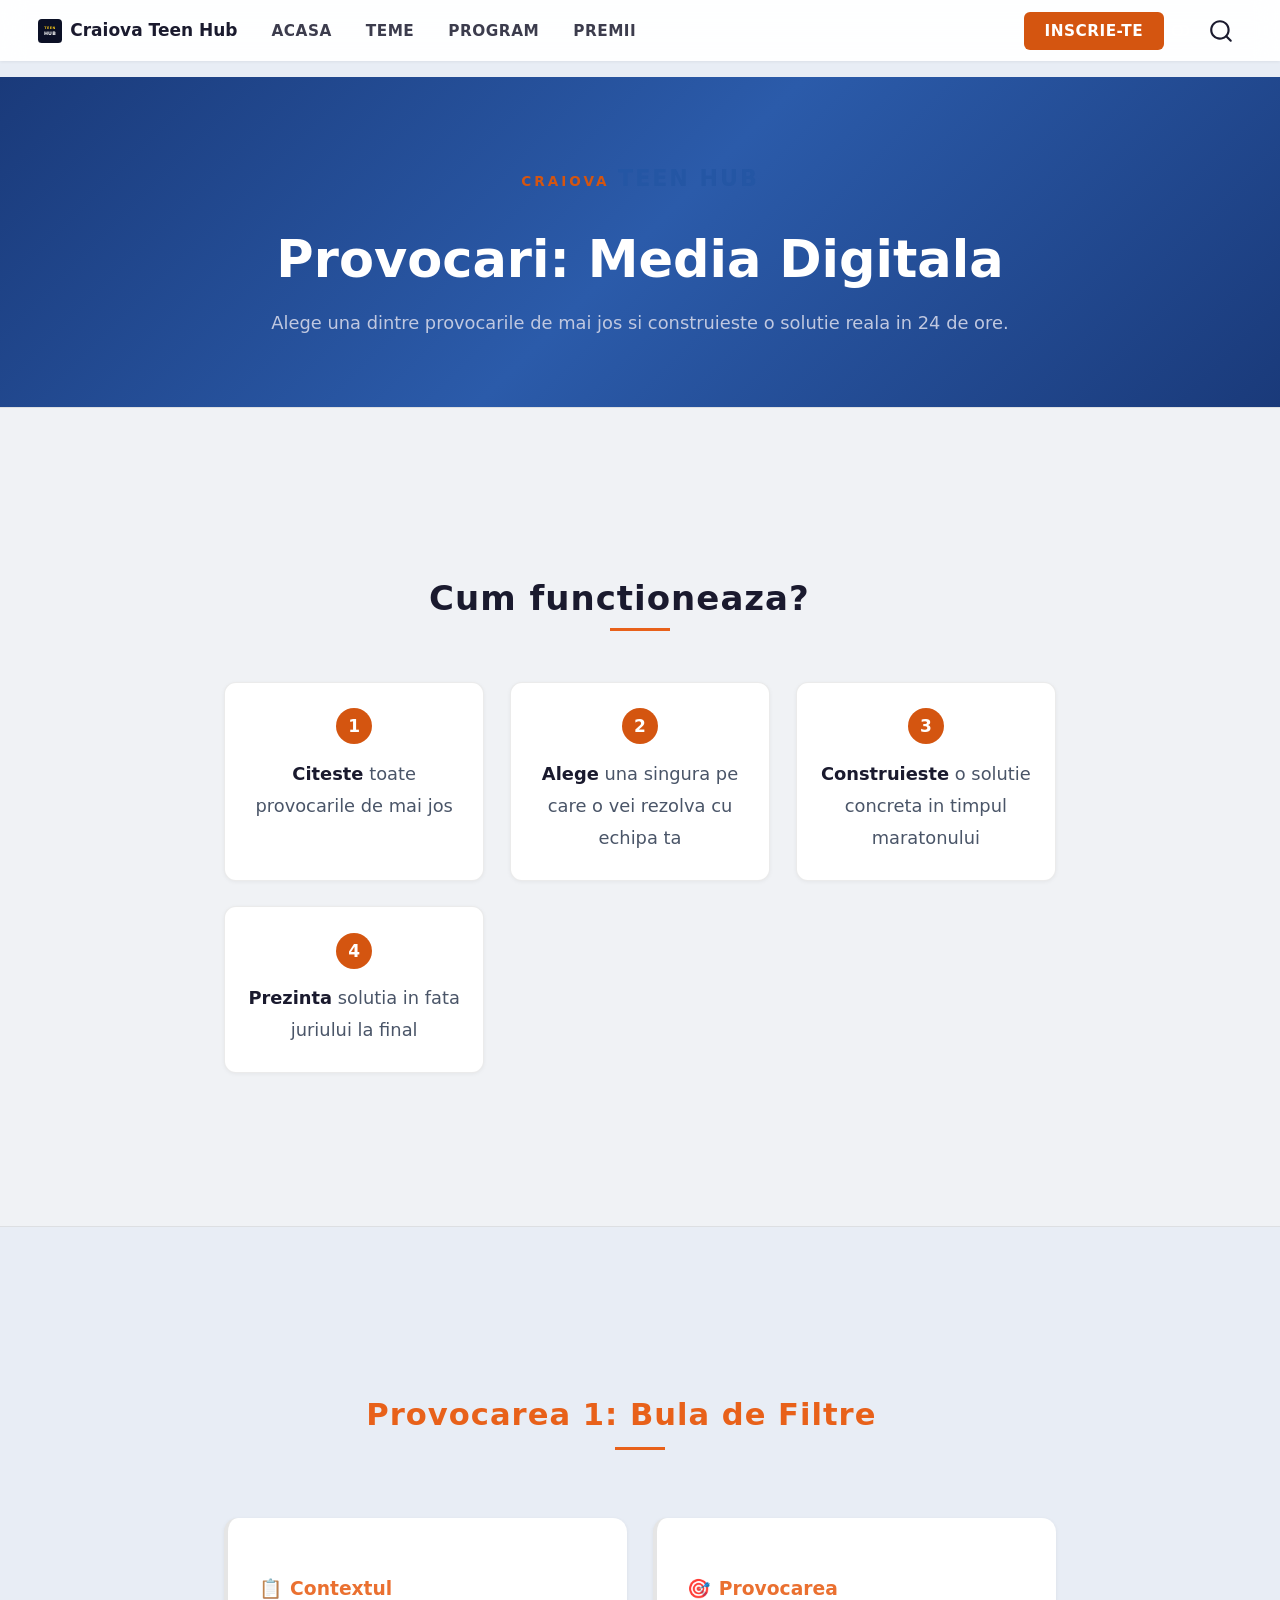
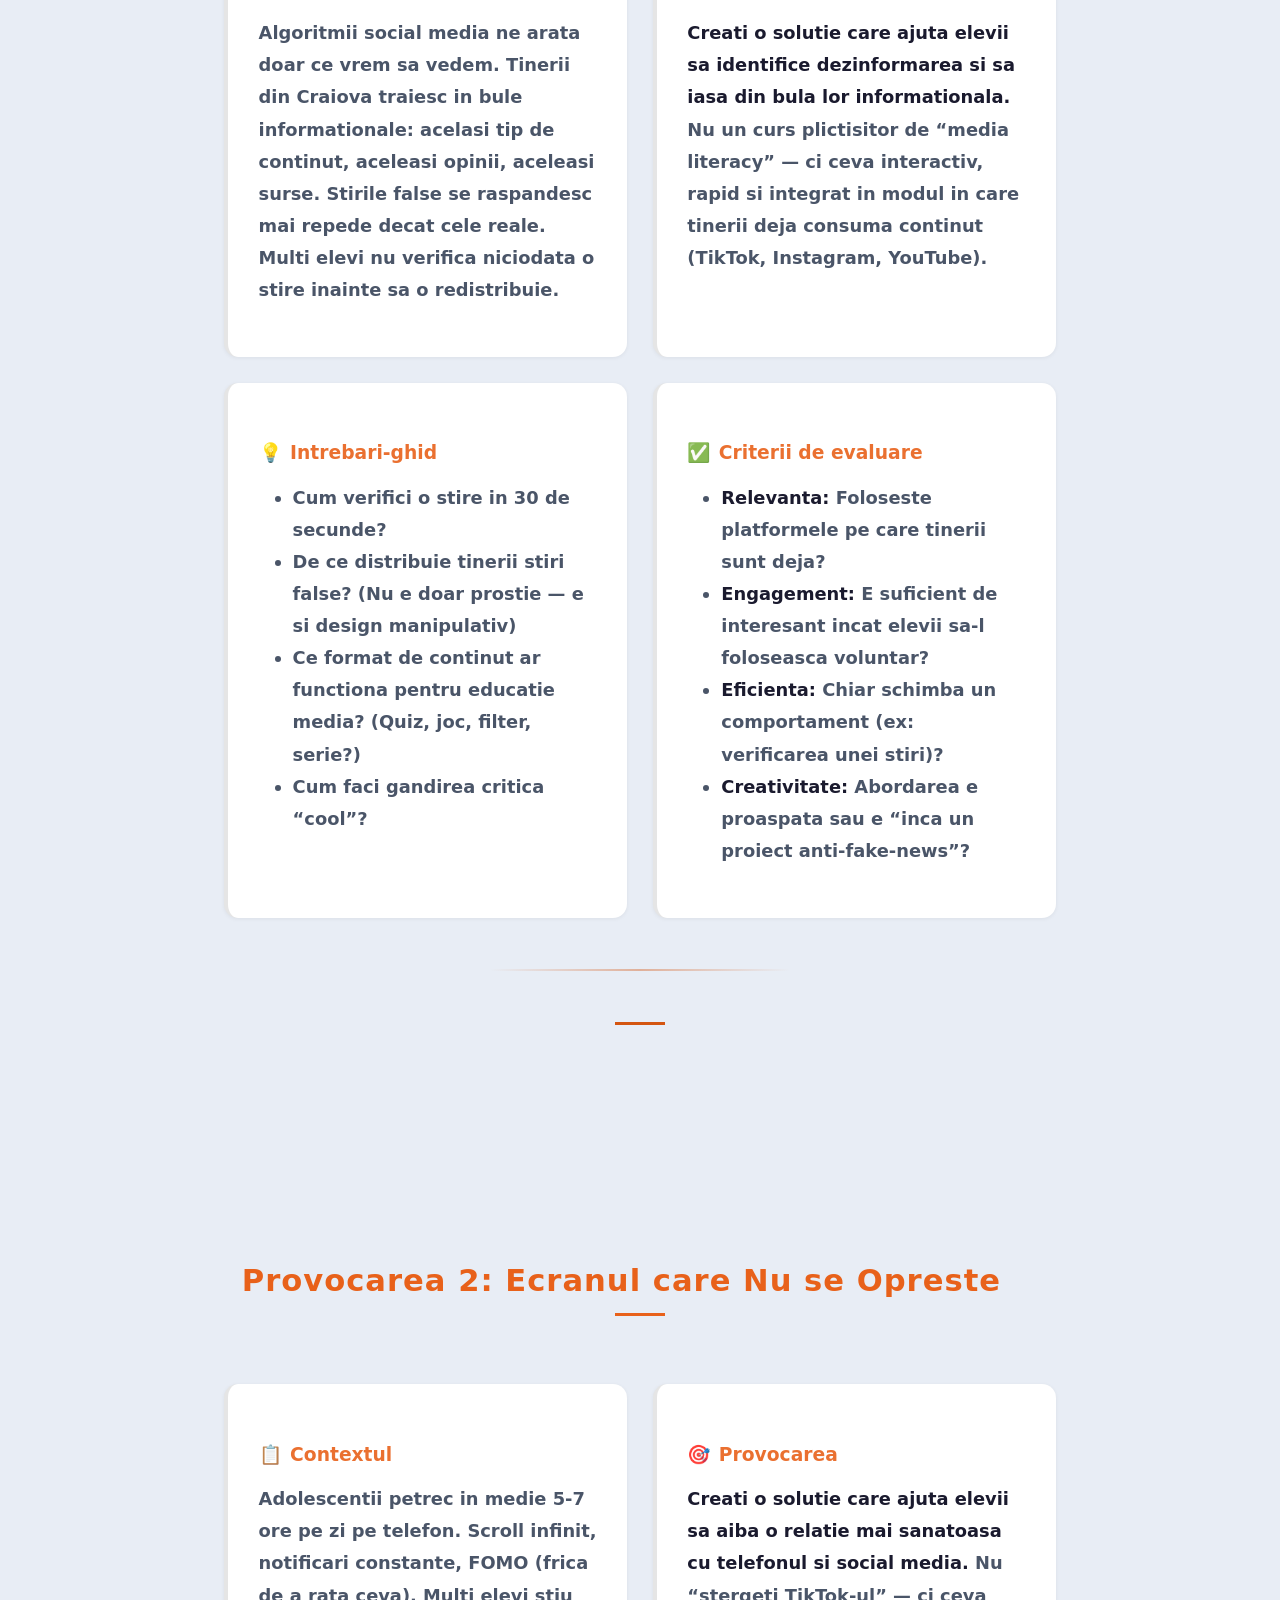
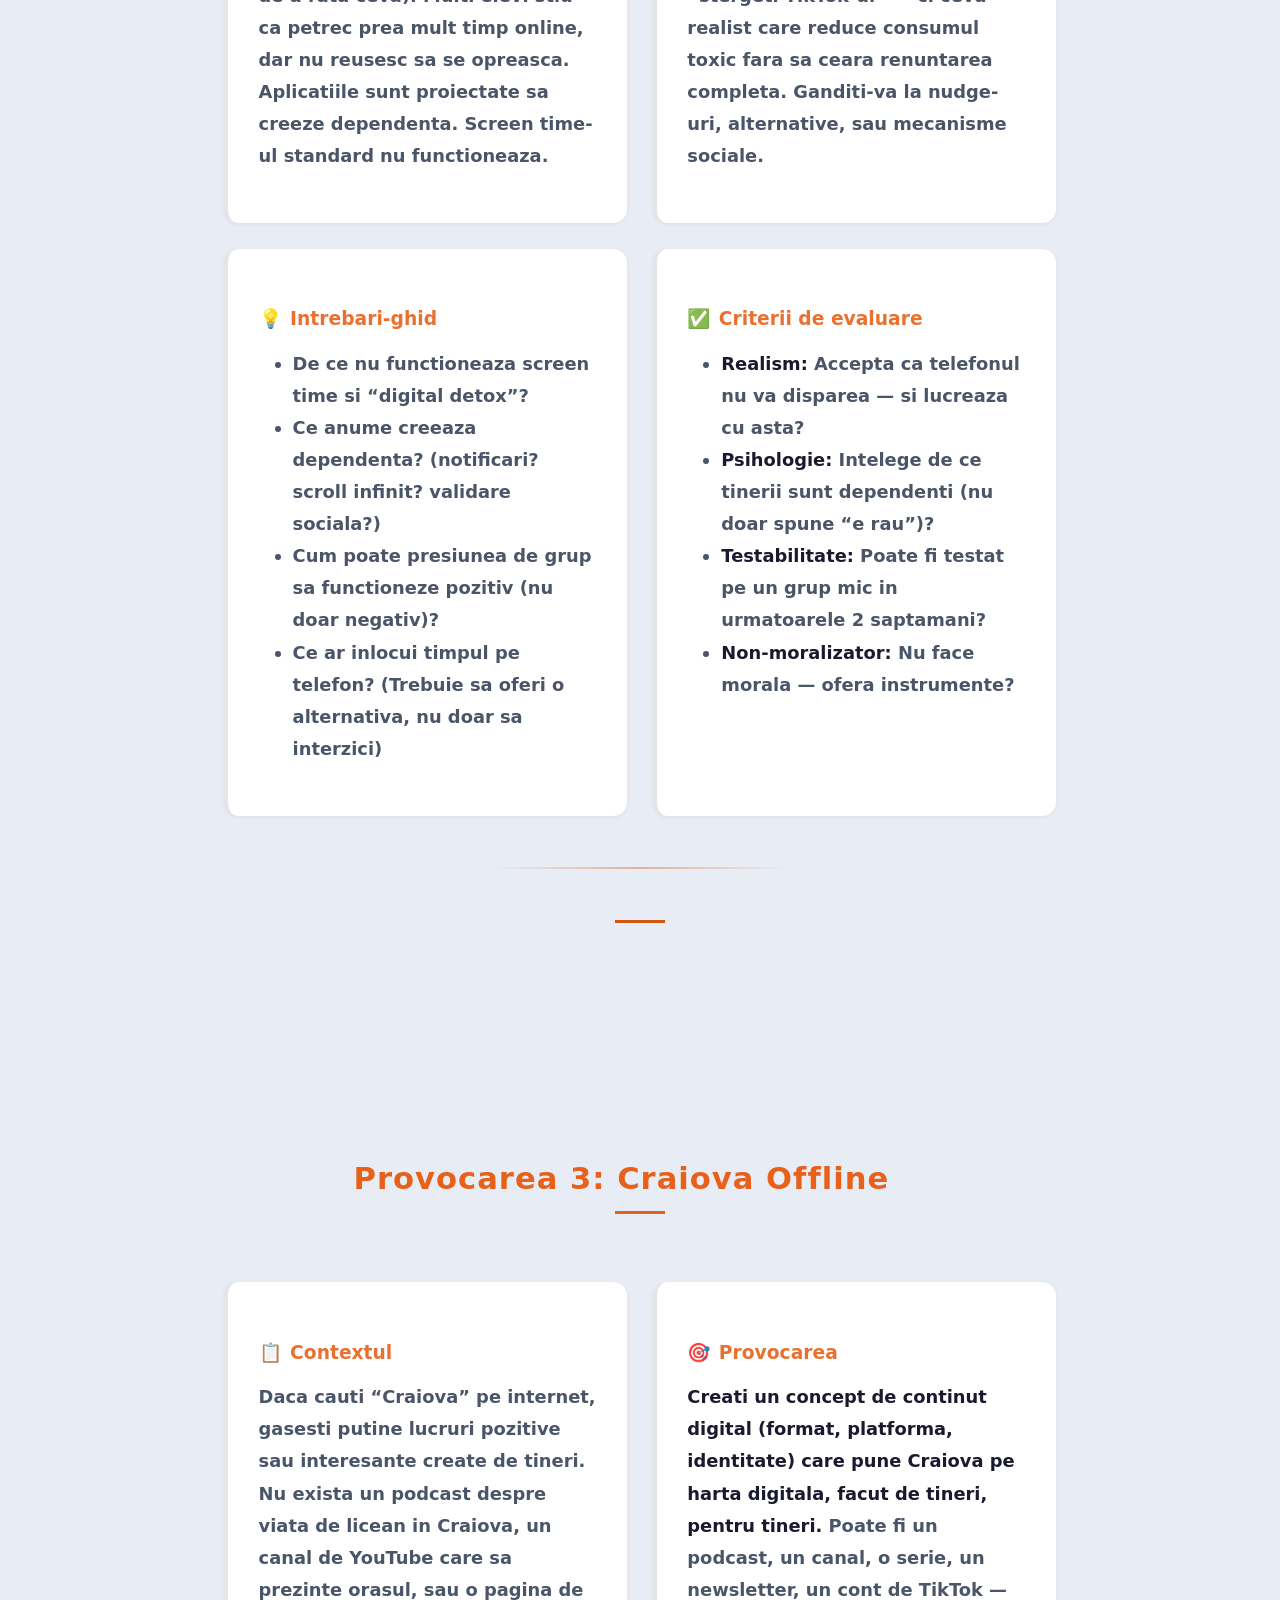
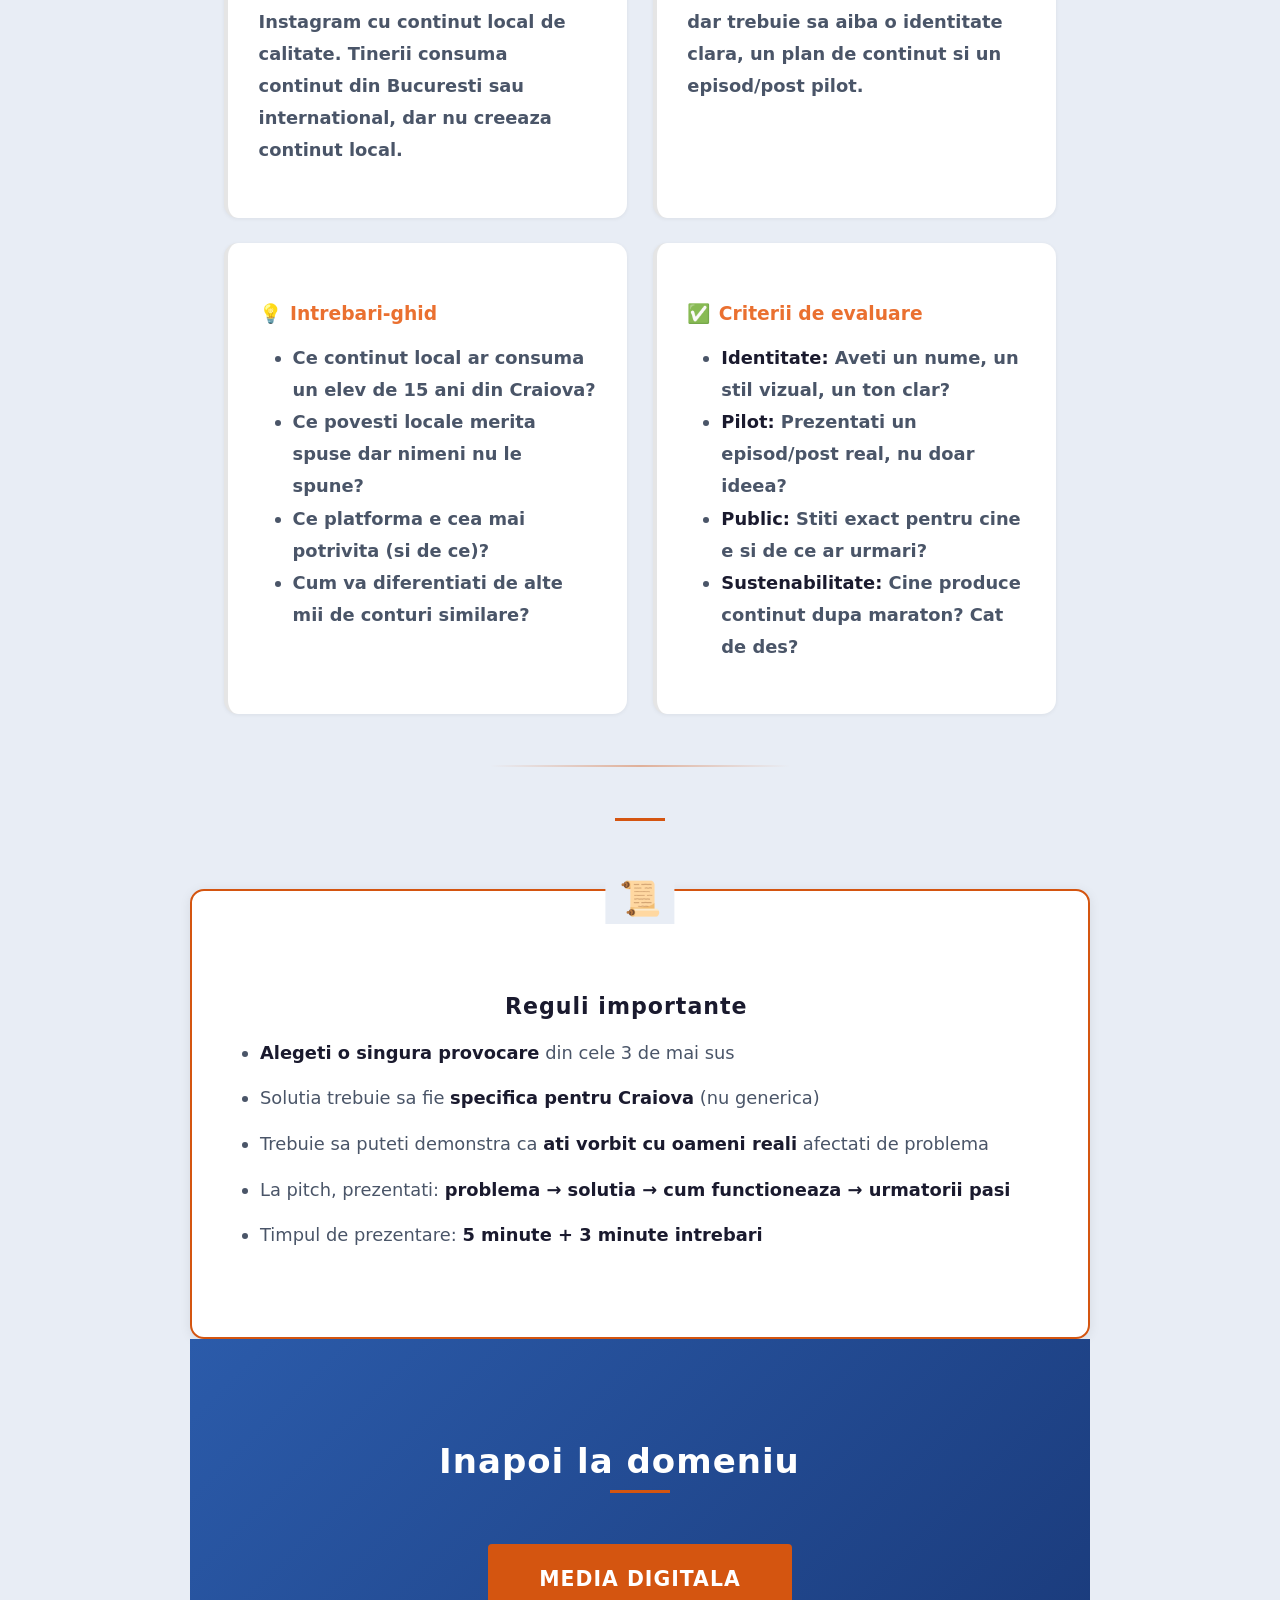
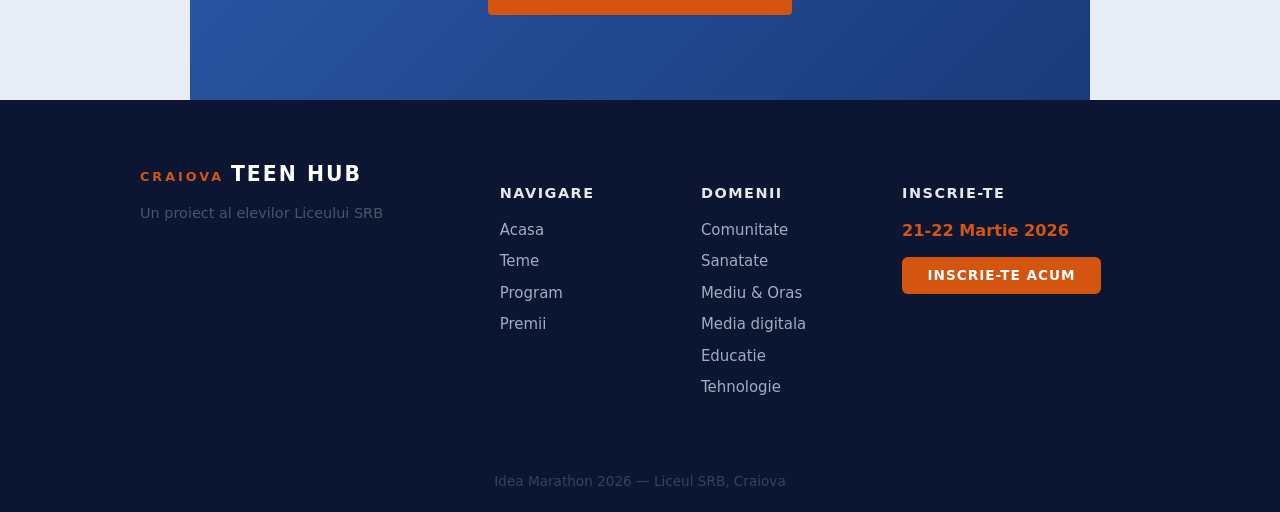
<file: challenges/media-digitala.html>
<!DOCTYPE html>
<html xmlns="http://www.w3.org/1999/xhtml" lang="en" xml:lang="en"><head>

<meta charset="utf-8">
<meta name="generator" content="quarto-1.8.26">

<meta name="viewport" content="width=device-width, initial-scale=1.0, user-scalable=yes">


<title>Provocari Media Digitala | Idea Marathon – Craiova Teen Hub</title>
<style>
code{white-space: pre-wrap;}
span.smallcaps{font-variant: small-caps;}
div.columns{display: flex; gap: min(4vw, 1.5em);}
div.column{flex: auto; overflow-x: auto;}
div.hanging-indent{margin-left: 1.5em; text-indent: -1.5em;}
ul.task-list{list-style: none;}
ul.task-list li input[type="checkbox"] {
  width: 0.8em;
  margin: 0 0.8em 0.2em -1em; /* quarto-specific, see https://github.com/quarto-dev/quarto-cli/issues/4556 */ 
  vertical-align: middle;
}
</style>


<script src="../site_libs/quarto-nav/quarto-nav.js"></script>
<script src="../site_libs/quarto-nav/headroom.min.js"></script>
<script src="../site_libs/clipboard/clipboard.min.js"></script>
<script src="../site_libs/quarto-search/autocomplete.umd.js"></script>
<script src="../site_libs/quarto-search/fuse.min.js"></script>
<script src="../site_libs/quarto-search/quarto-search.js"></script>
<meta name="quarto:offset" content="../">
<link href="../favicon.svg" rel="icon" type="image/svg+xml">
<script src="../site_libs/quarto-html/quarto.js" type="module"></script>
<script src="../site_libs/quarto-html/tabsets/tabsets.js" type="module"></script>
<script src="../site_libs/quarto-html/axe/axe-check.js" type="module"></script>
<script src="../site_libs/quarto-html/popper.min.js"></script>
<script src="../site_libs/quarto-html/tippy.umd.min.js"></script>
<script src="../site_libs/quarto-html/anchor.min.js"></script>
<link href="../site_libs/quarto-html/tippy.css" rel="stylesheet">
<link href="../site_libs/quarto-html/quarto-syntax-highlighting-587c61ba64f3a5504c4d52d930310e48.css" rel="stylesheet" class="quarto-color-scheme" id="quarto-text-highlighting-styles">
<link href="../site_libs/quarto-html/quarto-syntax-highlighting-dark-b758ccaa5987ceb1b75504551e579abf.css" rel="stylesheet" class="quarto-color-scheme quarto-color-alternate" id="quarto-text-highlighting-styles">
<link href="../site_libs/quarto-html/quarto-syntax-highlighting-587c61ba64f3a5504c4d52d930310e48.css" rel="stylesheet" class="quarto-color-scheme-extra" id="quarto-text-highlighting-styles">
<script src="../site_libs/bootstrap/bootstrap.min.js"></script>
<link href="../site_libs/bootstrap/bootstrap-icons.css" rel="stylesheet">
<link href="../site_libs/bootstrap/bootstrap-8185cfe6cc65199083a6c723d7da7d12.min.css" rel="stylesheet" append-hash="true" class="quarto-color-scheme" id="quarto-bootstrap" data-mode="light">
<link href="../site_libs/bootstrap/bootstrap-dark-67006fbea1832d3aa6421e30bd4da898.min.css" rel="stylesheet" append-hash="true" class="quarto-color-scheme quarto-color-alternate" id="quarto-bootstrap" data-mode="dark">
<link href="../site_libs/bootstrap/bootstrap-8185cfe6cc65199083a6c723d7da7d12.min.css" rel="stylesheet" append-hash="true" class="quarto-color-scheme-extra" id="quarto-bootstrap" data-mode="light">
<script id="quarto-search-options" type="application/json">{
  "location": "navbar",
  "copy-button": false,
  "collapse-after": 3,
  "panel-placement": "end",
  "type": "overlay",
  "limit": 50,
  "keyboard-shortcut": [
    "f",
    "/",
    "s"
  ],
  "show-item-context": false,
  "language": {
    "search-no-results-text": "No results",
    "search-matching-documents-text": "matching documents",
    "search-copy-link-title": "Copy link to search",
    "search-hide-matches-text": "Hide additional matches",
    "search-more-match-text": "more match in this document",
    "search-more-matches-text": "more matches in this document",
    "search-clear-button-title": "Clear",
    "search-text-placeholder": "",
    "search-detached-cancel-button-title": "Cancel",
    "search-submit-button-title": "Submit",
    "search-label": "Search"
  }
}</script>


<link rel="stylesheet" href="../styles.css">
<meta property="og:title" content="Provocari Media Digitala | Idea Marathon">
<meta property="og:description" content="Idea Marathon - Un maraton de solutii pentru elevii de clasa a IX-a din Craiova. 21-22 Martie 2026.">
<meta property="og:image" content="https://chenistdigital.github.io/teenhub/challenges/images/9.jpeg">
<meta property="og:site_name" content="Craiova Teen Hub">
<meta name="twitter:title" content="Provocari Media Digitala | Idea Marathon">
<meta name="twitter:image" content="https://chenistdigital.github.io/teenhub/challenges/images/9.jpeg">
<meta name="twitter:card" content="summary_large_image">
</head>

<body class="nav-fixed fullcontent quarto-light"><script id="quarto-html-before-body" type="application/javascript">
    const toggleBodyColorMode = (bsSheetEl) => {
      const mode = bsSheetEl.getAttribute("data-mode");
      const bodyEl = window.document.querySelector("body");
      if (mode === "dark") {
        bodyEl.classList.add("quarto-dark");
        bodyEl.classList.remove("quarto-light");
      } else {
        bodyEl.classList.add("quarto-light");
        bodyEl.classList.remove("quarto-dark");
      }
    }
    const toggleBodyColorPrimary = () => {
      const bsSheetEl = window.document.querySelector("link#quarto-bootstrap:not([rel=disabled-stylesheet])");
      if (bsSheetEl) {
        toggleBodyColorMode(bsSheetEl);
      }
    }
    const setColorSchemeToggle = (alternate) => {
      const toggles = window.document.querySelectorAll('.quarto-color-scheme-toggle');
      for (let i=0; i < toggles.length; i++) {
        const toggle = toggles[i];
        if (toggle) {
          if (alternate) {
            toggle.classList.add("alternate");
          } else {
            toggle.classList.remove("alternate");
          }
        }
      }
    };
    const toggleColorMode = (alternate) => {
      // Switch the stylesheets
      const primaryStylesheets = window.document.querySelectorAll('link.quarto-color-scheme:not(.quarto-color-alternate)');
      const alternateStylesheets = window.document.querySelectorAll('link.quarto-color-scheme.quarto-color-alternate');
      manageTransitions('#quarto-margin-sidebar .nav-link', false);
      if (alternate) {
        // note: dark is layered on light, we don't disable primary!
        enableStylesheet(alternateStylesheets);
        for (const sheetNode of alternateStylesheets) {
          if (sheetNode.id === "quarto-bootstrap") {
            toggleBodyColorMode(sheetNode);
          }
        }
      } else {
        disableStylesheet(alternateStylesheets);
        enableStylesheet(primaryStylesheets)
        toggleBodyColorPrimary();
      }
      manageTransitions('#quarto-margin-sidebar .nav-link', true);
      // Switch the toggles
      setColorSchemeToggle(alternate)
      // Hack to workaround the fact that safari doesn't
      // properly recolor the scrollbar when toggling (#1455)
      if (navigator.userAgent.indexOf('Safari') > 0 && navigator.userAgent.indexOf('Chrome') == -1) {
        manageTransitions("body", false);
        window.scrollTo(0, 1);
        setTimeout(() => {
          window.scrollTo(0, 0);
          manageTransitions("body", true);
        }, 40);
      }
    }
    const disableStylesheet = (stylesheets) => {
      for (let i=0; i < stylesheets.length; i++) {
        const stylesheet = stylesheets[i];
        stylesheet.rel = 'disabled-stylesheet';
      }
    }
    const enableStylesheet = (stylesheets) => {
      for (let i=0; i < stylesheets.length; i++) {
        const stylesheet = stylesheets[i];
        if(stylesheet.rel !== 'stylesheet') { // for Chrome, which will still FOUC without this check
          stylesheet.rel = 'stylesheet';
        }
      }
    }
    const manageTransitions = (selector, allowTransitions) => {
      const els = window.document.querySelectorAll(selector);
      for (let i=0; i < els.length; i++) {
        const el = els[i];
        if (allowTransitions) {
          el.classList.remove('notransition');
        } else {
          el.classList.add('notransition');
        }
      }
    }
    const isFileUrl = () => {
      return window.location.protocol === 'file:';
    }
    const hasAlternateSentinel = () => {
      let styleSentinel = getColorSchemeSentinel();
      if (styleSentinel !== null) {
        return styleSentinel === "alternate";
      } else {
        return false;
      }
    }
    const setStyleSentinel = (alternate) => {
      const value = alternate ? "alternate" : "default";
      if (!isFileUrl()) {
        window.localStorage.setItem("quarto-color-scheme", value);
      } else {
        localAlternateSentinel = value;
      }
    }
    const getColorSchemeSentinel = () => {
      if (!isFileUrl()) {
        const storageValue = window.localStorage.getItem("quarto-color-scheme");
        return storageValue != null ? storageValue : localAlternateSentinel;
      } else {
        return localAlternateSentinel;
      }
    }
    const toggleGiscusIfUsed = (isAlternate, darkModeDefault) => {
      const baseTheme = document.querySelector('#giscus-base-theme')?.value ?? 'light';
      const alternateTheme = document.querySelector('#giscus-alt-theme')?.value ?? 'dark';
      let newTheme = '';
      if(authorPrefersDark) {
        newTheme = isAlternate ? baseTheme : alternateTheme;
      } else {
        newTheme = isAlternate ? alternateTheme : baseTheme;
      }
      const changeGiscusTheme = () => {
        // From: https://github.com/giscus/giscus/issues/336
        const sendMessage = (message) => {
          const iframe = document.querySelector('iframe.giscus-frame');
          if (!iframe) return;
          iframe.contentWindow.postMessage({ giscus: message }, 'https://giscus.app');
        }
        sendMessage({
          setConfig: {
            theme: newTheme
          }
        });
      }
      const isGiscussLoaded = window.document.querySelector('iframe.giscus-frame') !== null;
      if (isGiscussLoaded) {
        changeGiscusTheme();
      }
    };
    const authorPrefersDark = false;
    const darkModeDefault = authorPrefersDark;
      document.querySelector('link#quarto-text-highlighting-styles.quarto-color-scheme-extra').rel = 'disabled-stylesheet';
      document.querySelector('link#quarto-bootstrap.quarto-color-scheme-extra').rel = 'disabled-stylesheet';
    let localAlternateSentinel = darkModeDefault ? 'alternate' : 'default';
    // Dark / light mode switch
    window.quartoToggleColorScheme = () => {
      // Read the current dark / light value
      let toAlternate = !hasAlternateSentinel();
      toggleColorMode(toAlternate);
      setStyleSentinel(toAlternate);
      toggleGiscusIfUsed(toAlternate, darkModeDefault);
      window.dispatchEvent(new Event('resize'));
    };
    // Switch to dark mode if need be
    if (hasAlternateSentinel()) {
      toggleColorMode(true);
    } else {
      toggleColorMode(false);
    }
  </script>

<div id="quarto-search-results"></div>
  <header id="quarto-header" class="headroom fixed-top">
    <nav class="navbar navbar-expand-lg " data-bs-theme="dark">
      <div class="navbar-container container-fluid">
      <div class="navbar-brand-container mx-auto">
    <a href="../index.html" class="navbar-brand navbar-brand-logo">
    <img src="../favicon.svg" alt="" class="navbar-logo light-content">
    <img src="../favicon.svg" alt="" class="navbar-logo dark-content">
    </a>
    <a class="navbar-brand" href="../index.html">
    <span class="navbar-title">Craiova Teen Hub</span>
    </a>
  </div>
            <div id="quarto-search" class="" title="Search"></div>
          <button class="navbar-toggler" type="button" data-bs-toggle="collapse" data-bs-target="#navbarCollapse" aria-controls="navbarCollapse" role="menu" aria-expanded="false" aria-label="Toggle navigation" onclick="if (window.quartoToggleHeadroom) { window.quartoToggleHeadroom(); }">
  <span class="navbar-toggler-icon"></span>
</button>
          <div class="collapse navbar-collapse" id="navbarCollapse">
            <ul class="navbar-nav navbar-nav-scroll me-auto">
  <li class="nav-item">
    <a class="nav-link" href="../index.html"> 
<span class="menu-text">Acasa</span></a>
  </li>  
  <li class="nav-item">
    <a class="nav-link" href="../index.html#teme"> 
<span class="menu-text">Teme</span></a>
  </li>  
  <li class="nav-item">
    <a class="nav-link" href="../index.html#program"> 
<span class="menu-text">Program</span></a>
  </li>  
  <li class="nav-item">
    <a class="nav-link" href="../index.html#premii"> 
<span class="menu-text">Premii</span></a>
  </li>  
</ul>
            <ul class="navbar-nav navbar-nav-scroll ms-auto">
  <li class="nav-item">
    <a class="nav-link" href="../inscriere.html"> 
<span class="menu-text">INSCRIE-TE</span></a>
  </li>  
</ul>
          </div> <!-- /navcollapse -->
            <div class="quarto-navbar-tools">
  <a href="" class="quarto-color-scheme-toggle quarto-navigation-tool  px-1" onclick="window.quartoToggleColorScheme(); return false;" title="Toggle dark mode"><i class="bi"></i></a>
</div>
      </div> <!-- /container-fluid -->
    </nav>
</header>
<!-- content -->
<div id="quarto-content" class="quarto-container page-columns page-rows-contents page-layout-article page-navbar">
<!-- sidebar -->
<!-- margin-sidebar -->
    
<!-- main -->
<main class="content" id="quarto-document-content"><header id="title-block-header" class="quarto-title-block"></header>





<div class="gated-placeholder">
<div class="lock-icon">
🔒
</div>
<h3 class="anchored">
Provocarile vor fi dezvaluite la startul maratonului
</h3>
<p>
21 Martie 2026, ora 14:00
</p>
<div class="countdown">

</div>
</div>
<div class="gated" style="display:none">
<div class="domain-hero">
<div class="logo-text logo-text-sm">
<p><span class="logo-craiova">CRAIOVA</span> <span class="logo-teenhub">TEEN HUB</span></p>
</div>
<section id="provocari-media-digitala" class="level1">
<h1>Provocari: Media Digitala</h1>
<div class="tagline">
<p>Alege una dintre provocarile de mai jos si construieste o solutie reala in 24 de ore.</p>
</div>
</section>
</div>
<div class="dark-section">
<section id="cum-functioneaza" class="level2 inner">
<h2 class="anchored" data-anchor-id="cum-functioneaza">Cum functioneaza?</h2>
<ol type="1">
<li><strong>Citeste</strong> toate provocarile de mai jos</li>
<li><strong>Alege</strong> una singura pe care o vei rezolva cu echipa ta</li>
<li><strong>Construieste</strong> o solutie concreta in timpul maratonului</li>
<li><strong>Prezinta</strong> solutia in fata juriului la final</li>
</ol>
</section>
</div>
<section id="provocarea-1-bula-de-filtre" class="level2 challenge-title">
<h2 class="challenge-title anchored" data-anchor-id="provocarea-1-bula-de-filtre">Provocarea 1: Bula de Filtre</h2>
<div class="challenge-grid">
<section id="contextul" class="level3 challenge-card">
<h3 class="anchored" data-anchor-id="contextul">Contextul</h3>
<p>Algoritmii social media ne arata doar ce vrem sa vedem. Tinerii din Craiova traiesc in bule informationale: acelasi tip de continut, aceleasi opinii, aceleasi surse. Stirile false se raspandesc mai repede decat cele reale. Multi elevi nu verifica niciodata o stire inainte sa o redistribuie.</p>
</section>
<section id="provocarea" class="level3 challenge-card">
<h3 class="anchored" data-anchor-id="provocarea">Provocarea</h3>
<p><strong>Creati o solutie care ajuta elevii sa identifice dezinformarea si sa iasa din bula lor informationala.</strong> Nu un curs plictisitor de “media literacy” — ci ceva interactiv, rapid si integrat in modul in care tinerii deja consuma continut (TikTok, Instagram, YouTube).</p>
</section>
<section id="intrebari-ghid" class="level3 challenge-card">
<h3 class="anchored" data-anchor-id="intrebari-ghid">Intrebari-ghid</h3>
<ul>
<li>Cum verifici o stire in 30 de secunde?</li>
<li>De ce distribuie tinerii stiri false? (Nu e doar prostie — e si design manipulativ)</li>
<li>Ce format de continut ar functiona pentru educatie media? (Quiz, joc, filter, serie?)</li>
<li>Cum faci gandirea critica “cool”?</li>
</ul>
</section>
<section id="criterii-de-evaluare" class="level3 challenge-card">
<h3 class="anchored" data-anchor-id="criterii-de-evaluare">Criterii de evaluare</h3>
<ul>
<li><strong>Relevanta:</strong> Foloseste platformele pe care tinerii sunt deja?</li>
<li><strong>Engagement:</strong> E suficient de interesant incat elevii sa-l foloseasca voluntar?</li>
<li><strong>Eficienta:</strong> Chiar schimba un comportament (ex: verificarea unei stiri)?</li>
<li><strong>Creativitate:</strong> Abordarea e proaspata sau e “inca un proiect anti-fake-news”?</li>
</ul>
</section>
</div>
<hr>
</section>
<section id="provocarea-2-ecranul-care-nu-se-opreste" class="level2 challenge-title">
<h2 class="challenge-title anchored" data-anchor-id="provocarea-2-ecranul-care-nu-se-opreste">Provocarea 2: Ecranul care Nu se Opreste</h2>
<div class="challenge-grid">
<section id="contextul-1" class="level3 challenge-card">
<h3 class="anchored" data-anchor-id="contextul-1">Contextul</h3>
<p>Adolescentii petrec in medie 5-7 ore pe zi pe telefon. Scroll infinit, notificari constante, FOMO (frica de a rata ceva). Multi elevi stiu ca petrec prea mult timp online, dar nu reusesc sa se opreasca. Aplicatiile sunt proiectate sa creeze dependenta. Screen time-ul standard nu functioneaza.</p>
</section>
<section id="provocarea-1" class="level3 challenge-card">
<h3 class="anchored" data-anchor-id="provocarea-1">Provocarea</h3>
<p><strong>Creati o solutie care ajuta elevii sa aiba o relatie mai sanatoasa cu telefonul si social media.</strong> Nu “stergeti TikTok-ul” — ci ceva realist care reduce consumul toxic fara sa ceara renuntarea completa. Ganditi-va la nudge-uri, alternative, sau mecanisme sociale.</p>
</section>
<section id="intrebari-ghid-1" class="level3 challenge-card">
<h3 class="anchored" data-anchor-id="intrebari-ghid-1">Intrebari-ghid</h3>
<ul>
<li>De ce nu functioneaza screen time si “digital detox”?</li>
<li>Ce anume creeaza dependenta? (notificari? scroll infinit? validare sociala?)</li>
<li>Cum poate presiunea de grup sa functioneze pozitiv (nu doar negativ)?</li>
<li>Ce ar inlocui timpul pe telefon? (Trebuie sa oferi o alternativa, nu doar sa interzici)</li>
</ul>
</section>
<section id="criterii-de-evaluare-1" class="level3 challenge-card">
<h3 class="anchored" data-anchor-id="criterii-de-evaluare-1">Criterii de evaluare</h3>
<ul>
<li><strong>Realism:</strong> Accepta ca telefonul nu va disparea — si lucreaza cu asta?</li>
<li><strong>Psihologie:</strong> Intelege de ce tinerii sunt dependenti (nu doar spune “e rau”)?</li>
<li><strong>Testabilitate:</strong> Poate fi testat pe un grup mic in urmatoarele 2 saptamani?</li>
<li><strong>Non-moralizator:</strong> Nu face morala — ofera instrumente?</li>
</ul>
</section>
</div>
<hr>
</section>
<section id="provocarea-3-craiova-offline" class="level2 challenge-title">
<h2 class="challenge-title anchored" data-anchor-id="provocarea-3-craiova-offline">Provocarea 3: Craiova Offline</h2>
<div class="challenge-grid">
<section id="contextul-2" class="level3 challenge-card">
<h3 class="anchored" data-anchor-id="contextul-2">Contextul</h3>
<p>Daca cauti “Craiova” pe internet, gasesti putine lucruri pozitive sau interesante create de tineri. Nu exista un podcast despre viata de licean in Craiova, un canal de YouTube care sa prezinte orasul, sau o pagina de Instagram cu continut local de calitate. Tinerii consuma continut din Bucuresti sau international, dar nu creeaza continut local.</p>
</section>
<section id="provocarea-2" class="level3 challenge-card">
<h3 class="anchored" data-anchor-id="provocarea-2">Provocarea</h3>
<p><strong>Creati un concept de continut digital (format, platforma, identitate) care pune Craiova pe harta digitala, facut de tineri, pentru tineri.</strong> Poate fi un podcast, un canal, o serie, un newsletter, un cont de TikTok — dar trebuie sa aiba o identitate clara, un plan de continut si un episod/post pilot.</p>
</section>
<section id="intrebari-ghid-2" class="level3 challenge-card">
<h3 class="anchored" data-anchor-id="intrebari-ghid-2">Intrebari-ghid</h3>
<ul>
<li>Ce continut local ar consuma un elev de 15 ani din Craiova?</li>
<li>Ce povesti locale merita spuse dar nimeni nu le spune?</li>
<li>Ce platforma e cea mai potrivita (si de ce)?</li>
<li>Cum va diferentiati de alte mii de conturi similare?</li>
</ul>
</section>
<section id="criterii-de-evaluare-2" class="level3 challenge-card">
<h3 class="anchored" data-anchor-id="criterii-de-evaluare-2">Criterii de evaluare</h3>
<ul>
<li><strong>Identitate:</strong> Aveti un nume, un stil vizual, un ton clar?</li>
<li><strong>Pilot:</strong> Prezentati un episod/post real, nu doar ideea?</li>
<li><strong>Public:</strong> Stiti exact pentru cine e si de ce ar urmari?</li>
<li><strong>Sustenabilitate:</strong> Cine produce continut dupa maraton? Cat de des?</li>
</ul>
</section>
</div>
<hr>
</section>
<section id="reguli-importante" class="level2 challenge-rules">
<h2 class="anchored" data-anchor-id="reguli-importante">Reguli importante</h2>
<ul>
<li><strong>Alegeti o singura provocare</strong> din cele 3 de mai sus</li>
<li>Solutia trebuie sa fie <strong>specifica pentru Craiova</strong> (nu generica)</li>
<li>Trebuie sa puteti demonstra ca <strong>ati vorbit cu oameni reali</strong> afectati de problema</li>
<li>La pitch, prezentati: <strong>problema → solutia → cum functioneaza → urmatorii pasi</strong></li>
<li>Timpul de prezentare: <strong>5 minute + 3 minute intrebari</strong></li>
</ul>
</section>
<section id="inapoi-la-domeniu" class="level2 cta-section">
<h2 class="anchored" data-anchor-id="inapoi-la-domeniu">Inapoi la domeniu</h2>
<p><a href="../media-digitala.html"><span class="cta-button">MEDIA DIGITALA</span></a></p>
</section>
</div>
<button class="scroll-top" onclick="window.scrollTo({top:0,behavior:'smooth'})" aria-label="Scroll to top">
↑
</button>
<footer class="site-footer">
<div class="footer-inner">
<div class="footer-col footer-brand">
<div class="footer-logo">
<span class="logo-craiova">CRAIOVA</span> <span class="logo-teenhub">TEEN HUB</span>
</div>
<p class="footer-tagline">
Un proiect al elevilor Liceului SRB
</p>
</div>
<div class="footer-col">
<h4 class="anchored">
Navigare
</h4>
<ul>
<li>
<a href="../index.html">Acasa</a>
</li>
<li>
<a href="../index.html#teme">Teme</a>
</li>
<li>
<a href="../index.html#program">Program</a>
</li>
<li>
<a href="../index.html#premii">Premii</a>
</li>
</ul>
</div>
<div class="footer-col">
<h4 class="anchored">
Domenii
</h4>
<ul>
<li>
<a href="../comunitate.html">Comunitate</a>
</li>
<li>
<a href="../sanatate.html">Sanatate</a>
</li>
<li>
<a href="../mediu.html">Mediu &amp; Oras</a>
</li>
<li>
<a href="../media-digitala.html">Media digitala</a>
</li>
<li>
<a href="../educatie.html">Educatie</a>
</li>
<li>
<a href="../tehnologie.html">Tehnologie</a>
</li>
</ul>
</div>
<div class="footer-col">
<h4 class="anchored">
Inscrie-te
</h4>
<p class="footer-cta-text">
21-22 Martie 2026
</p>
<a href="../inscriere.html" class="footer-cta">INSCRIE-TE ACUM</a>
</div>
</div>
<div class="footer-bottom">
<p>
Idea Marathon 2026 — Liceul SRB, Craiova
</p>
</div>
</footer>



</main> <!-- /main -->
<script id="quarto-html-after-body" type="application/javascript">
  window.document.addEventListener("DOMContentLoaded", function (event) {
    // Ensure there is a toggle, if there isn't float one in the top right
    if (window.document.querySelector('.quarto-color-scheme-toggle') === null) {
      const a = window.document.createElement('a');
      a.classList.add('top-right');
      a.classList.add('quarto-color-scheme-toggle');
      a.href = "";
      a.onclick = function() { try { window.quartoToggleColorScheme(); } catch {} return false; };
      const i = window.document.createElement("i");
      i.classList.add('bi');
      a.appendChild(i);
      window.document.body.appendChild(a);
    }
    setColorSchemeToggle(hasAlternateSentinel())
    const icon = "";
    const anchorJS = new window.AnchorJS();
    anchorJS.options = {
      placement: 'right',
      icon: icon
    };
    anchorJS.add('.anchored');
    const isCodeAnnotation = (el) => {
      for (const clz of el.classList) {
        if (clz.startsWith('code-annotation-')) {                     
          return true;
        }
      }
      return false;
    }
    const onCopySuccess = function(e) {
      // button target
      const button = e.trigger;
      // don't keep focus
      button.blur();
      // flash "checked"
      button.classList.add('code-copy-button-checked');
      var currentTitle = button.getAttribute("title");
      button.setAttribute("title", "Copied!");
      let tooltip;
      if (window.bootstrap) {
        button.setAttribute("data-bs-toggle", "tooltip");
        button.setAttribute("data-bs-placement", "left");
        button.setAttribute("data-bs-title", "Copied!");
        tooltip = new bootstrap.Tooltip(button, 
          { trigger: "manual", 
            customClass: "code-copy-button-tooltip",
            offset: [0, -8]});
        tooltip.show();    
      }
      setTimeout(function() {
        if (tooltip) {
          tooltip.hide();
          button.removeAttribute("data-bs-title");
          button.removeAttribute("data-bs-toggle");
          button.removeAttribute("data-bs-placement");
        }
        button.setAttribute("title", currentTitle);
        button.classList.remove('code-copy-button-checked');
      }, 1000);
      // clear code selection
      e.clearSelection();
    }
    const getTextToCopy = function(trigger) {
      const outerScaffold = trigger.parentElement.cloneNode(true);
      const codeEl = outerScaffold.querySelector('code');
      for (const childEl of codeEl.children) {
        if (isCodeAnnotation(childEl)) {
          childEl.remove();
        }
      }
      return codeEl.innerText;
    }
    const clipboard = new window.ClipboardJS('.code-copy-button:not([data-in-quarto-modal])', {
      text: getTextToCopy
    });
    clipboard.on('success', onCopySuccess);
    if (window.document.getElementById('quarto-embedded-source-code-modal')) {
      const clipboardModal = new window.ClipboardJS('.code-copy-button[data-in-quarto-modal]', {
        text: getTextToCopy,
        container: window.document.getElementById('quarto-embedded-source-code-modal')
      });
      clipboardModal.on('success', onCopySuccess);
    }
      var localhostRegex = new RegExp(/^(?:http|https):\/\/localhost\:?[0-9]*\//);
      var mailtoRegex = new RegExp(/^mailto:/);
        var filterRegex = new RegExp("https:\/\/chenistdigital\.github\.io\/teenhub\/");
      var isInternal = (href) => {
          return filterRegex.test(href) || localhostRegex.test(href) || mailtoRegex.test(href);
      }
      // Inspect non-navigation links and adorn them if external
     var links = window.document.querySelectorAll('a[href]:not(.nav-link):not(.navbar-brand):not(.toc-action):not(.sidebar-link):not(.sidebar-item-toggle):not(.pagination-link):not(.no-external):not([aria-hidden]):not(.dropdown-item):not(.quarto-navigation-tool):not(.about-link)');
      for (var i=0; i<links.length; i++) {
        const link = links[i];
        if (!isInternal(link.href)) {
          // undo the damage that might have been done by quarto-nav.js in the case of
          // links that we want to consider external
          if (link.dataset.originalHref !== undefined) {
            link.href = link.dataset.originalHref;
          }
        }
      }
    function tippyHover(el, contentFn, onTriggerFn, onUntriggerFn) {
      const config = {
        allowHTML: true,
        maxWidth: 500,
        delay: 100,
        arrow: false,
        appendTo: function(el) {
            return el.parentElement;
        },
        interactive: true,
        interactiveBorder: 10,
        theme: 'quarto',
        placement: 'bottom-start',
      };
      if (contentFn) {
        config.content = contentFn;
      }
      if (onTriggerFn) {
        config.onTrigger = onTriggerFn;
      }
      if (onUntriggerFn) {
        config.onUntrigger = onUntriggerFn;
      }
      window.tippy(el, config); 
    }
    const noterefs = window.document.querySelectorAll('a[role="doc-noteref"]');
    for (var i=0; i<noterefs.length; i++) {
      const ref = noterefs[i];
      tippyHover(ref, function() {
        // use id or data attribute instead here
        let href = ref.getAttribute('data-footnote-href') || ref.getAttribute('href');
        try { href = new URL(href).hash; } catch {}
        const id = href.replace(/^#\/?/, "");
        const note = window.document.getElementById(id);
        if (note) {
          return note.innerHTML;
        } else {
          return "";
        }
      });
    }
    const xrefs = window.document.querySelectorAll('a.quarto-xref');
    const processXRef = (id, note) => {
      // Strip column container classes
      const stripColumnClz = (el) => {
        el.classList.remove("page-full", "page-columns");
        if (el.children) {
          for (const child of el.children) {
            stripColumnClz(child);
          }
        }
      }
      stripColumnClz(note)
      if (id === null || id.startsWith('sec-')) {
        // Special case sections, only their first couple elements
        const container = document.createElement("div");
        if (note.children && note.children.length > 2) {
          container.appendChild(note.children[0].cloneNode(true));
          for (let i = 1; i < note.children.length; i++) {
            const child = note.children[i];
            if (child.tagName === "P" && child.innerText === "") {
              continue;
            } else {
              container.appendChild(child.cloneNode(true));
              break;
            }
          }
          if (window.Quarto?.typesetMath) {
            window.Quarto.typesetMath(container);
          }
          return container.innerHTML
        } else {
          if (window.Quarto?.typesetMath) {
            window.Quarto.typesetMath(note);
          }
          return note.innerHTML;
        }
      } else {
        // Remove any anchor links if they are present
        const anchorLink = note.querySelector('a.anchorjs-link');
        if (anchorLink) {
          anchorLink.remove();
        }
        if (window.Quarto?.typesetMath) {
          window.Quarto.typesetMath(note);
        }
        if (note.classList.contains("callout")) {
          return note.outerHTML;
        } else {
          return note.innerHTML;
        }
      }
    }
    for (var i=0; i<xrefs.length; i++) {
      const xref = xrefs[i];
      tippyHover(xref, undefined, function(instance) {
        instance.disable();
        let url = xref.getAttribute('href');
        let hash = undefined; 
        if (url.startsWith('#')) {
          hash = url;
        } else {
          try { hash = new URL(url).hash; } catch {}
        }
        if (hash) {
          const id = hash.replace(/^#\/?/, "");
          const note = window.document.getElementById(id);
          if (note !== null) {
            try {
              const html = processXRef(id, note.cloneNode(true));
              instance.setContent(html);
            } finally {
              instance.enable();
              instance.show();
            }
          } else {
            // See if we can fetch this
            fetch(url.split('#')[0])
            .then(res => res.text())
            .then(html => {
              const parser = new DOMParser();
              const htmlDoc = parser.parseFromString(html, "text/html");
              const note = htmlDoc.getElementById(id);
              if (note !== null) {
                const html = processXRef(id, note);
                instance.setContent(html);
              } 
            }).finally(() => {
              instance.enable();
              instance.show();
            });
          }
        } else {
          // See if we can fetch a full url (with no hash to target)
          // This is a special case and we should probably do some content thinning / targeting
          fetch(url)
          .then(res => res.text())
          .then(html => {
            const parser = new DOMParser();
            const htmlDoc = parser.parseFromString(html, "text/html");
            const note = htmlDoc.querySelector('main.content');
            if (note !== null) {
              // This should only happen for chapter cross references
              // (since there is no id in the URL)
              // remove the first header
              if (note.children.length > 0 && note.children[0].tagName === "HEADER") {
                note.children[0].remove();
              }
              const html = processXRef(null, note);
              instance.setContent(html);
            } 
          }).finally(() => {
            instance.enable();
            instance.show();
          });
        }
      }, function(instance) {
      });
    }
        let selectedAnnoteEl;
        const selectorForAnnotation = ( cell, annotation) => {
          let cellAttr = 'data-code-cell="' + cell + '"';
          let lineAttr = 'data-code-annotation="' +  annotation + '"';
          const selector = 'span[' + cellAttr + '][' + lineAttr + ']';
          return selector;
        }
        const selectCodeLines = (annoteEl) => {
          const doc = window.document;
          const targetCell = annoteEl.getAttribute("data-target-cell");
          const targetAnnotation = annoteEl.getAttribute("data-target-annotation");
          const annoteSpan = window.document.querySelector(selectorForAnnotation(targetCell, targetAnnotation));
          const lines = annoteSpan.getAttribute("data-code-lines").split(",");
          const lineIds = lines.map((line) => {
            return targetCell + "-" + line;
          })
          let top = null;
          let height = null;
          let parent = null;
          if (lineIds.length > 0) {
              //compute the position of the single el (top and bottom and make a div)
              const el = window.document.getElementById(lineIds[0]);
              top = el.offsetTop;
              height = el.offsetHeight;
              parent = el.parentElement.parentElement;
            if (lineIds.length > 1) {
              const lastEl = window.document.getElementById(lineIds[lineIds.length - 1]);
              const bottom = lastEl.offsetTop + lastEl.offsetHeight;
              height = bottom - top;
            }
            if (top !== null && height !== null && parent !== null) {
              // cook up a div (if necessary) and position it 
              let div = window.document.getElementById("code-annotation-line-highlight");
              if (div === null) {
                div = window.document.createElement("div");
                div.setAttribute("id", "code-annotation-line-highlight");
                div.style.position = 'absolute';
                parent.appendChild(div);
              }
              div.style.top = top - 2 + "px";
              div.style.height = height + 4 + "px";
              div.style.left = 0;
              let gutterDiv = window.document.getElementById("code-annotation-line-highlight-gutter");
              if (gutterDiv === null) {
                gutterDiv = window.document.createElement("div");
                gutterDiv.setAttribute("id", "code-annotation-line-highlight-gutter");
                gutterDiv.style.position = 'absolute';
                const codeCell = window.document.getElementById(targetCell);
                const gutter = codeCell.querySelector('.code-annotation-gutter');
                gutter.appendChild(gutterDiv);
              }
              gutterDiv.style.top = top - 2 + "px";
              gutterDiv.style.height = height + 4 + "px";
            }
            selectedAnnoteEl = annoteEl;
          }
        };
        const unselectCodeLines = () => {
          const elementsIds = ["code-annotation-line-highlight", "code-annotation-line-highlight-gutter"];
          elementsIds.forEach((elId) => {
            const div = window.document.getElementById(elId);
            if (div) {
              div.remove();
            }
          });
          selectedAnnoteEl = undefined;
        };
          // Handle positioning of the toggle
      window.addEventListener(
        "resize",
        throttle(() => {
          elRect = undefined;
          if (selectedAnnoteEl) {
            selectCodeLines(selectedAnnoteEl);
          }
        }, 10)
      );
      function throttle(fn, ms) {
      let throttle = false;
      let timer;
        return (...args) => {
          if(!throttle) { // first call gets through
              fn.apply(this, args);
              throttle = true;
          } else { // all the others get throttled
              if(timer) clearTimeout(timer); // cancel #2
              timer = setTimeout(() => {
                fn.apply(this, args);
                timer = throttle = false;
              }, ms);
          }
        };
      }
        // Attach click handler to the DT
        const annoteDls = window.document.querySelectorAll('dt[data-target-cell]');
        for (const annoteDlNode of annoteDls) {
          annoteDlNode.addEventListener('click', (event) => {
            const clickedEl = event.target;
            if (clickedEl !== selectedAnnoteEl) {
              unselectCodeLines();
              const activeEl = window.document.querySelector('dt[data-target-cell].code-annotation-active');
              if (activeEl) {
                activeEl.classList.remove('code-annotation-active');
              }
              selectCodeLines(clickedEl);
              clickedEl.classList.add('code-annotation-active');
            } else {
              // Unselect the line
              unselectCodeLines();
              clickedEl.classList.remove('code-annotation-active');
            }
          });
        }
    const findCites = (el) => {
      const parentEl = el.parentElement;
      if (parentEl) {
        const cites = parentEl.dataset.cites;
        if (cites) {
          return {
            el,
            cites: cites.split(' ')
          };
        } else {
          return findCites(el.parentElement)
        }
      } else {
        return undefined;
      }
    };
    var bibliorefs = window.document.querySelectorAll('a[role="doc-biblioref"]');
    for (var i=0; i<bibliorefs.length; i++) {
      const ref = bibliorefs[i];
      const citeInfo = findCites(ref);
      if (citeInfo) {
        tippyHover(citeInfo.el, function() {
          var popup = window.document.createElement('div');
          citeInfo.cites.forEach(function(cite) {
            var citeDiv = window.document.createElement('div');
            citeDiv.classList.add('hanging-indent');
            citeDiv.classList.add('csl-entry');
            var biblioDiv = window.document.getElementById('ref-' + cite);
            if (biblioDiv) {
              citeDiv.innerHTML = biblioDiv.innerHTML;
            }
            popup.appendChild(citeDiv);
          });
          return popup.innerHTML;
        });
      }
    }
  });
  </script>
</div> <!-- /content -->
<script src="../unlock.js"></script>




</body></html>
</file>
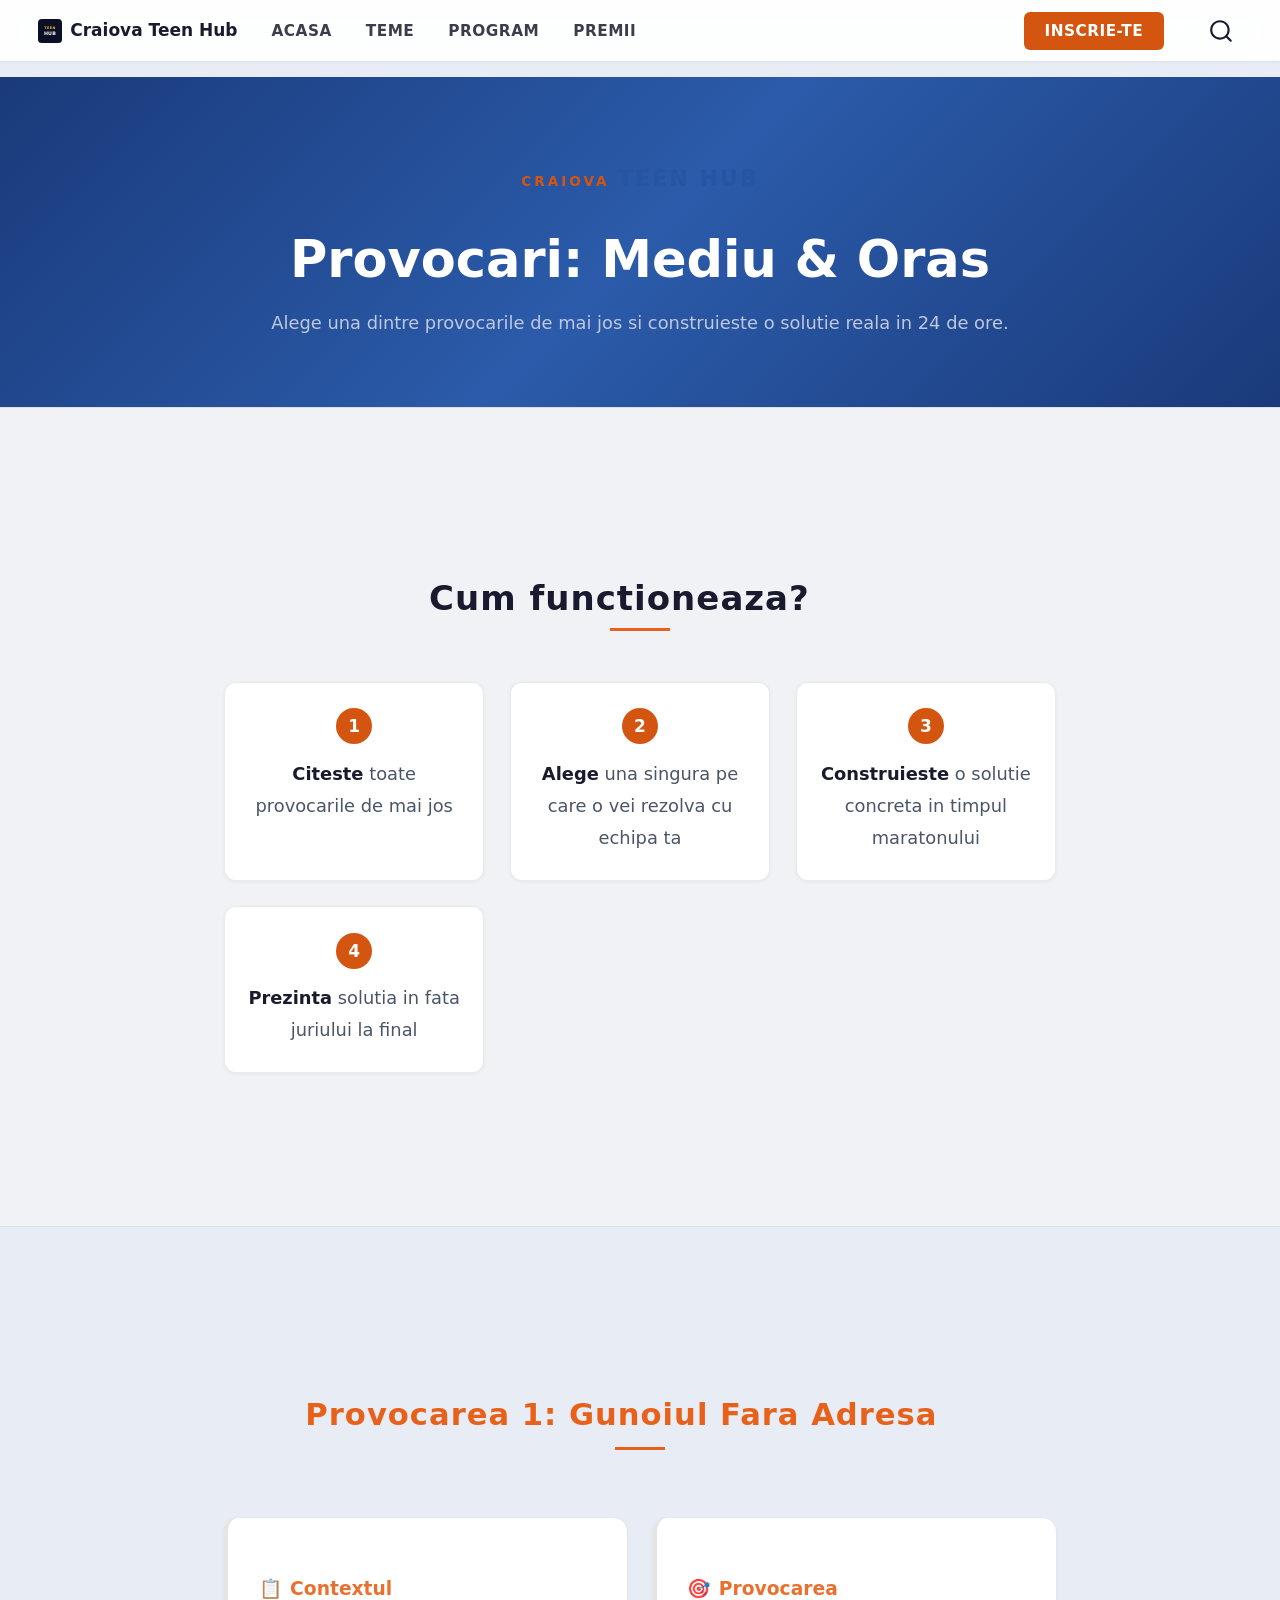
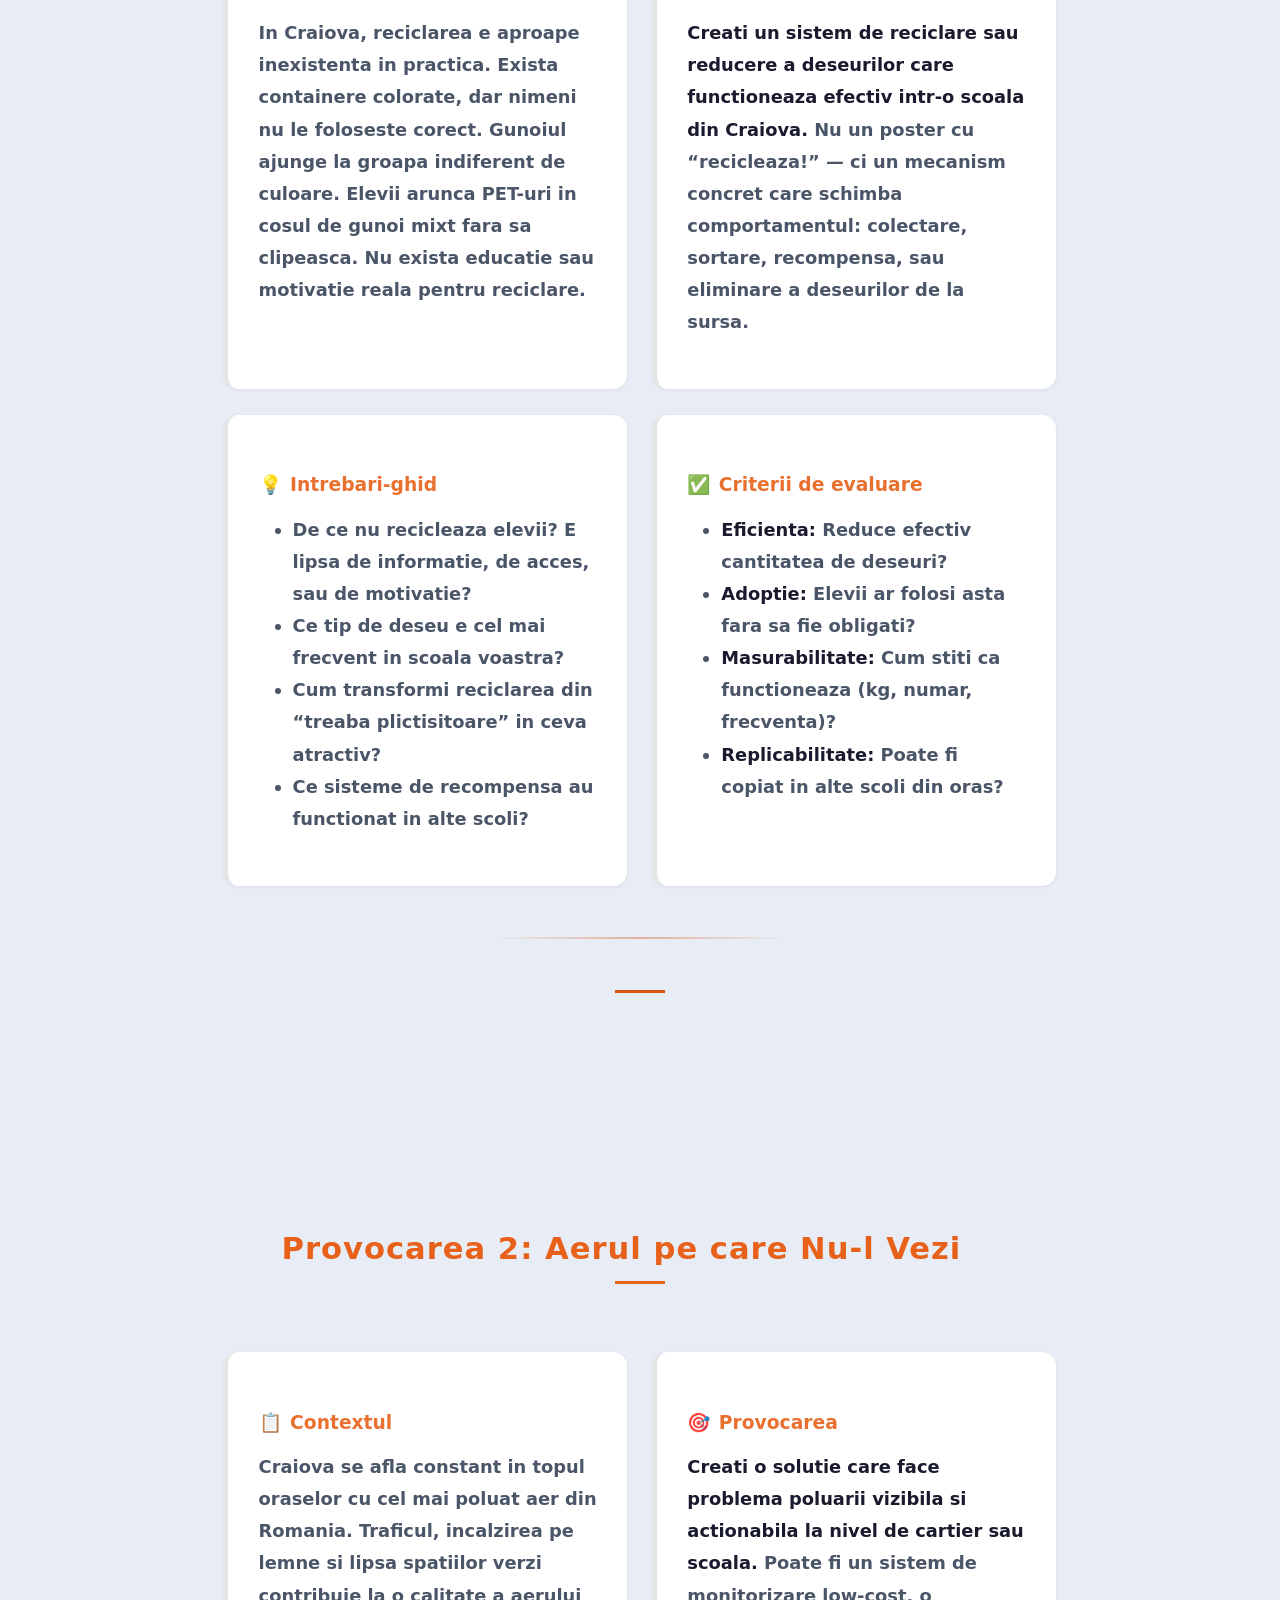
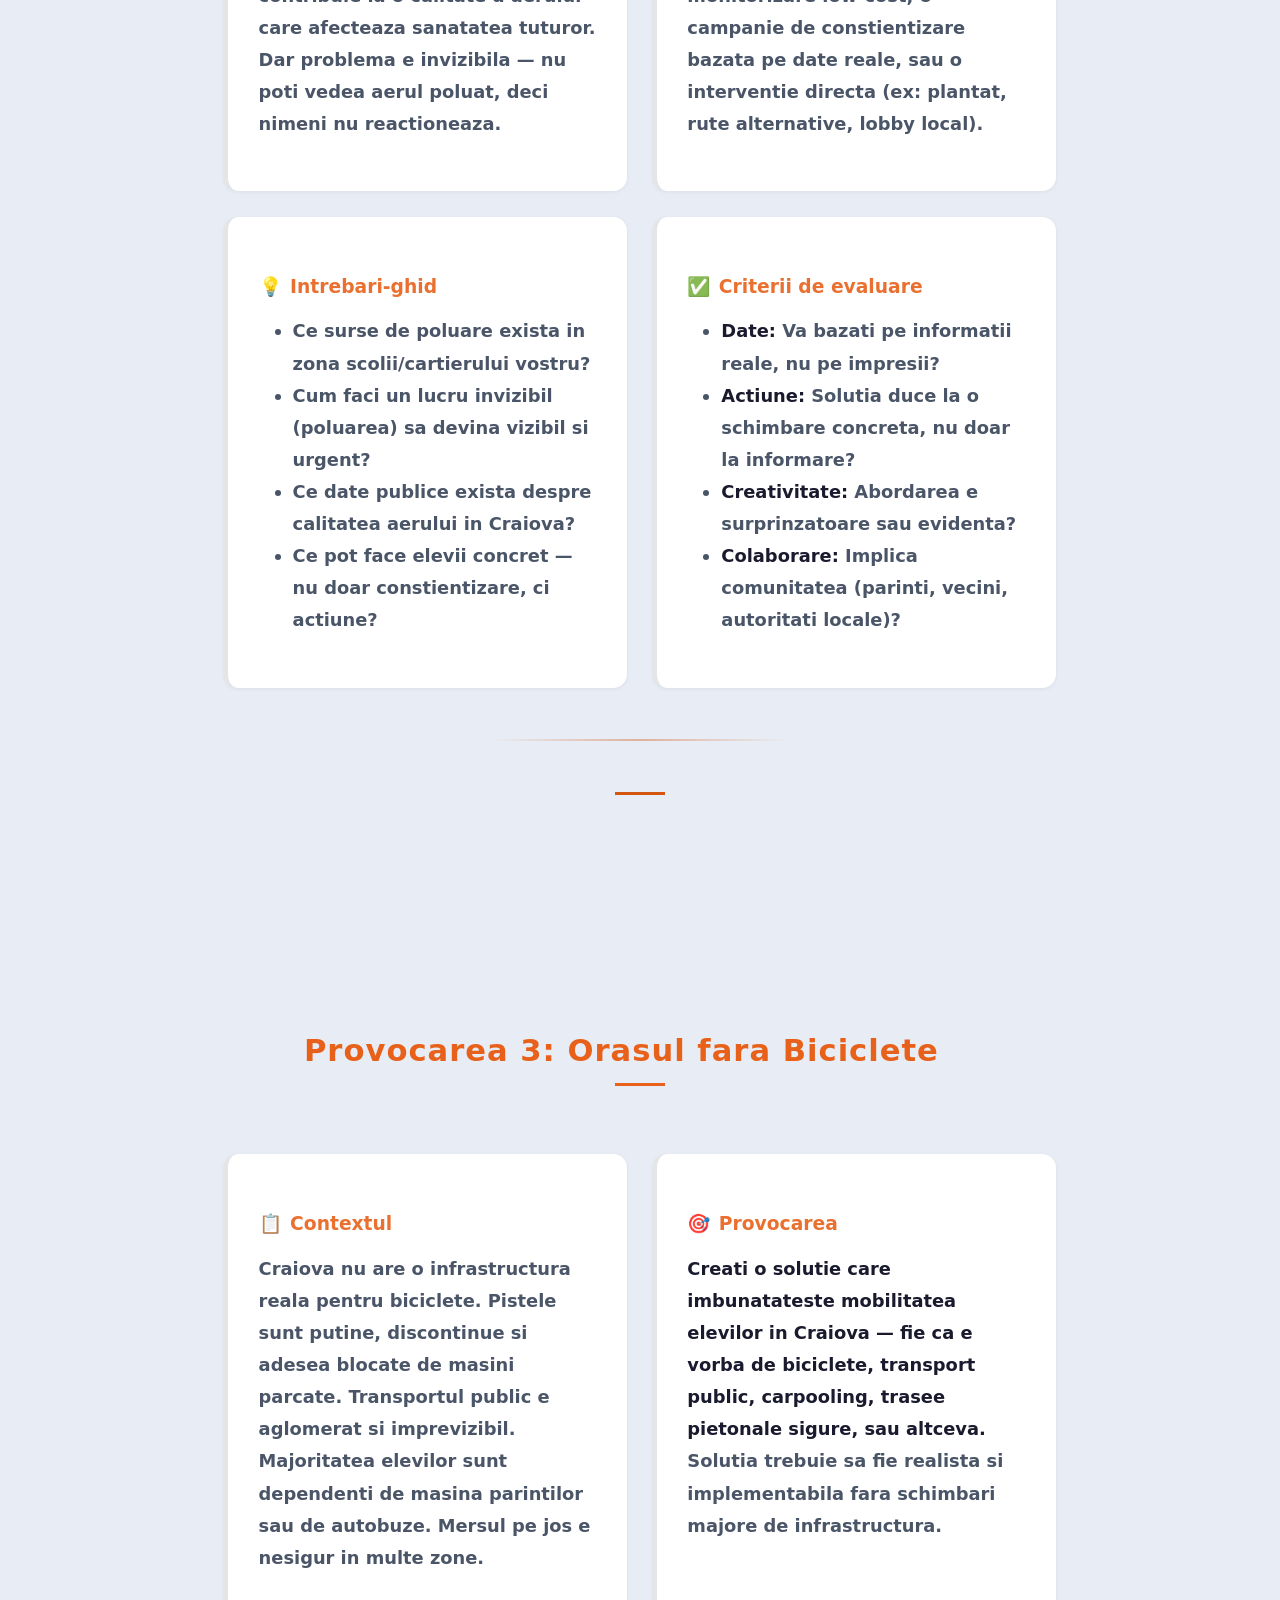
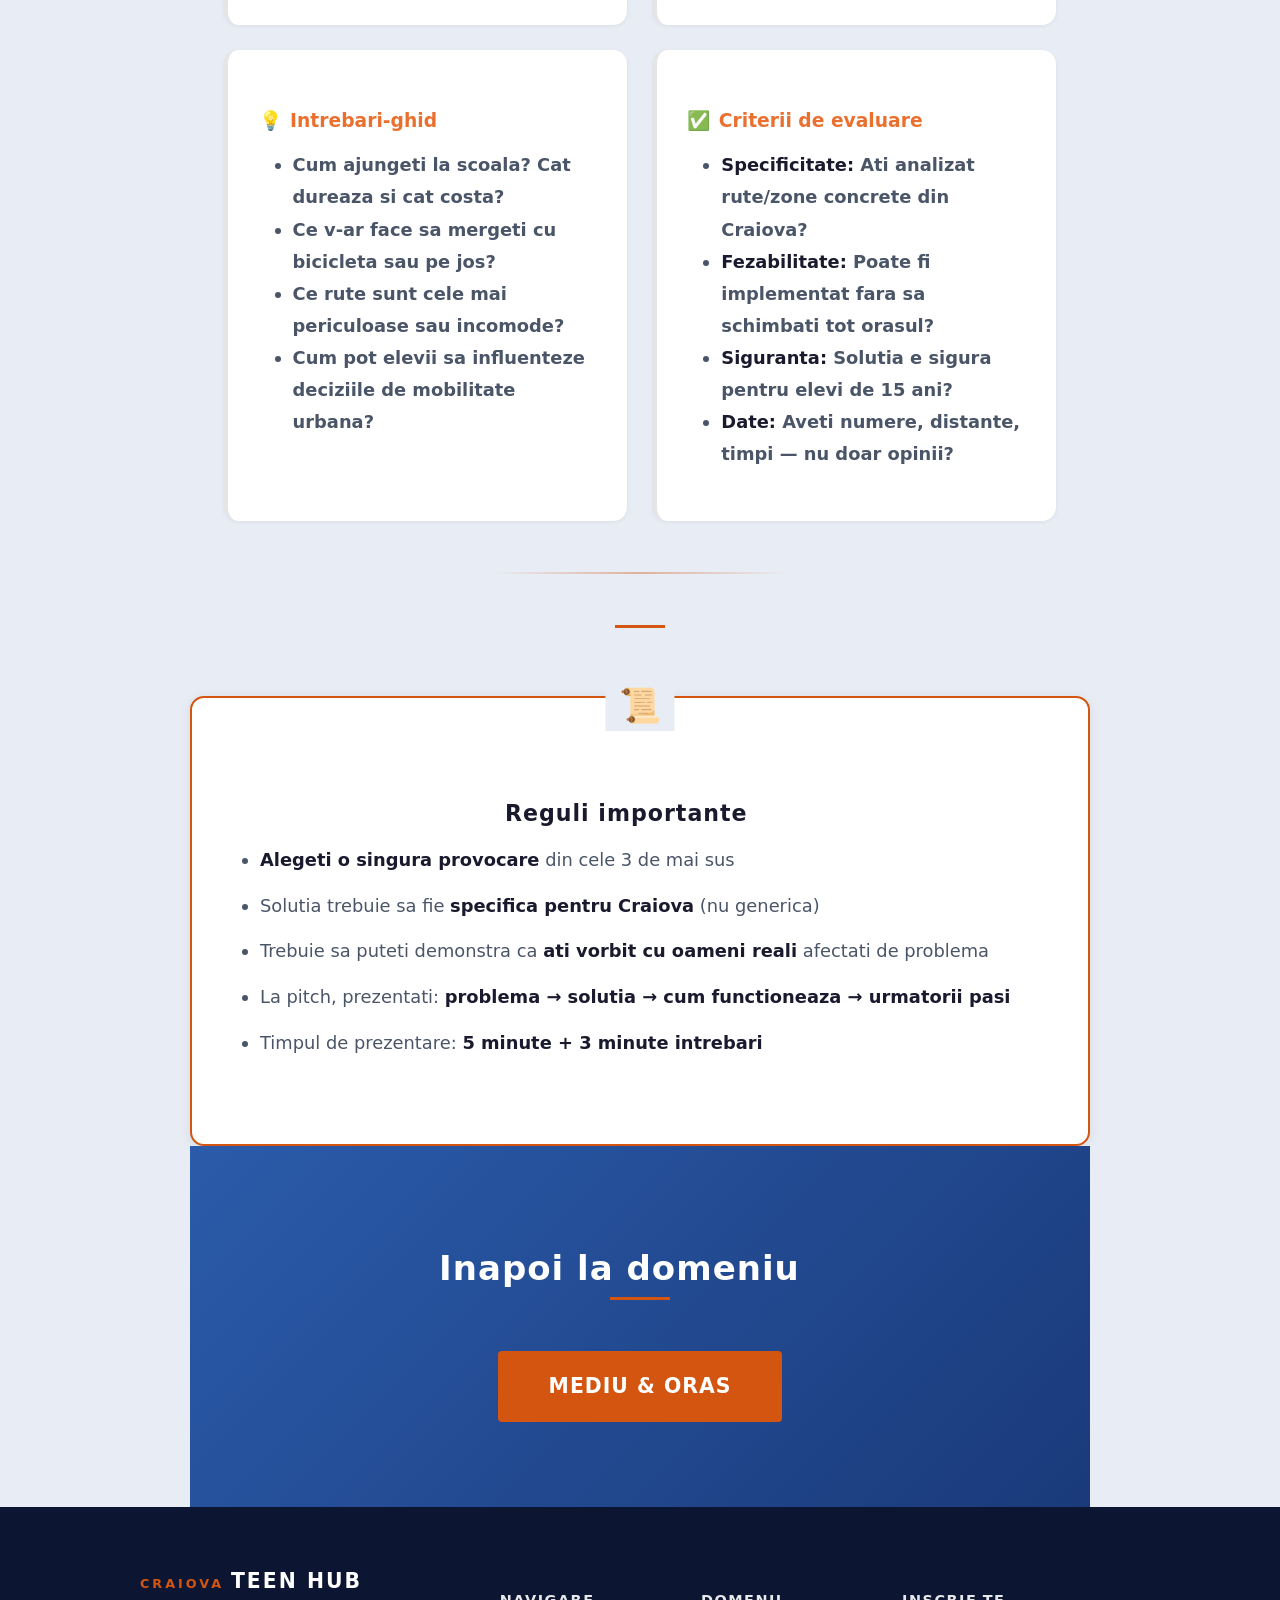
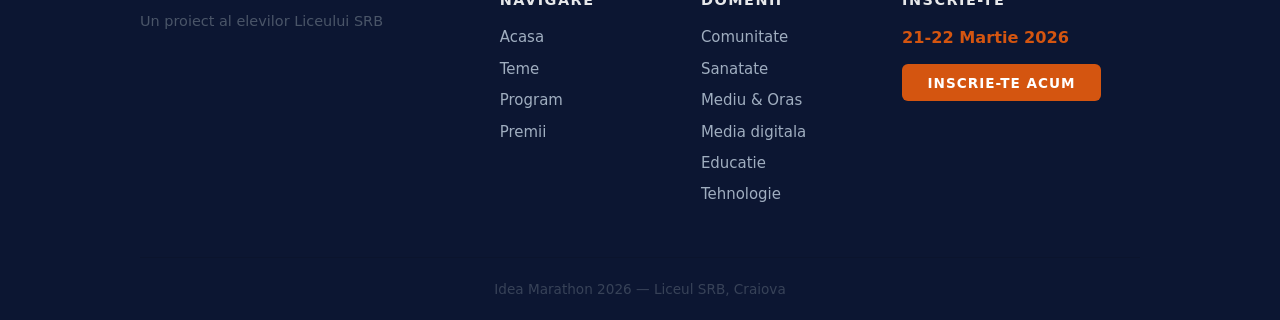
<file: challenges/mediu.html>
<!DOCTYPE html>
<html xmlns="http://www.w3.org/1999/xhtml" lang="en" xml:lang="en"><head>

<meta charset="utf-8">
<meta name="generator" content="quarto-1.8.26">

<meta name="viewport" content="width=device-width, initial-scale=1.0, user-scalable=yes">


<title>Provocari Mediu &amp; Oras | Idea Marathon – Craiova Teen Hub</title>
<style>
code{white-space: pre-wrap;}
span.smallcaps{font-variant: small-caps;}
div.columns{display: flex; gap: min(4vw, 1.5em);}
div.column{flex: auto; overflow-x: auto;}
div.hanging-indent{margin-left: 1.5em; text-indent: -1.5em;}
ul.task-list{list-style: none;}
ul.task-list li input[type="checkbox"] {
  width: 0.8em;
  margin: 0 0.8em 0.2em -1em; /* quarto-specific, see https://github.com/quarto-dev/quarto-cli/issues/4556 */ 
  vertical-align: middle;
}
</style>


<script src="../site_libs/quarto-nav/quarto-nav.js"></script>
<script src="../site_libs/quarto-nav/headroom.min.js"></script>
<script src="../site_libs/clipboard/clipboard.min.js"></script>
<script src="../site_libs/quarto-search/autocomplete.umd.js"></script>
<script src="../site_libs/quarto-search/fuse.min.js"></script>
<script src="../site_libs/quarto-search/quarto-search.js"></script>
<meta name="quarto:offset" content="../">
<link href="../favicon.svg" rel="icon" type="image/svg+xml">
<script src="../site_libs/quarto-html/quarto.js" type="module"></script>
<script src="../site_libs/quarto-html/tabsets/tabsets.js" type="module"></script>
<script src="../site_libs/quarto-html/axe/axe-check.js" type="module"></script>
<script src="../site_libs/quarto-html/popper.min.js"></script>
<script src="../site_libs/quarto-html/tippy.umd.min.js"></script>
<script src="../site_libs/quarto-html/anchor.min.js"></script>
<link href="../site_libs/quarto-html/tippy.css" rel="stylesheet">
<link href="../site_libs/quarto-html/quarto-syntax-highlighting-587c61ba64f3a5504c4d52d930310e48.css" rel="stylesheet" class="quarto-color-scheme" id="quarto-text-highlighting-styles">
<link href="../site_libs/quarto-html/quarto-syntax-highlighting-dark-b758ccaa5987ceb1b75504551e579abf.css" rel="stylesheet" class="quarto-color-scheme quarto-color-alternate" id="quarto-text-highlighting-styles">
<link href="../site_libs/quarto-html/quarto-syntax-highlighting-587c61ba64f3a5504c4d52d930310e48.css" rel="stylesheet" class="quarto-color-scheme-extra" id="quarto-text-highlighting-styles">
<script src="../site_libs/bootstrap/bootstrap.min.js"></script>
<link href="../site_libs/bootstrap/bootstrap-icons.css" rel="stylesheet">
<link href="../site_libs/bootstrap/bootstrap-8185cfe6cc65199083a6c723d7da7d12.min.css" rel="stylesheet" append-hash="true" class="quarto-color-scheme" id="quarto-bootstrap" data-mode="light">
<link href="../site_libs/bootstrap/bootstrap-dark-67006fbea1832d3aa6421e30bd4da898.min.css" rel="stylesheet" append-hash="true" class="quarto-color-scheme quarto-color-alternate" id="quarto-bootstrap" data-mode="dark">
<link href="../site_libs/bootstrap/bootstrap-8185cfe6cc65199083a6c723d7da7d12.min.css" rel="stylesheet" append-hash="true" class="quarto-color-scheme-extra" id="quarto-bootstrap" data-mode="light">
<script id="quarto-search-options" type="application/json">{
  "location": "navbar",
  "copy-button": false,
  "collapse-after": 3,
  "panel-placement": "end",
  "type": "overlay",
  "limit": 50,
  "keyboard-shortcut": [
    "f",
    "/",
    "s"
  ],
  "show-item-context": false,
  "language": {
    "search-no-results-text": "No results",
    "search-matching-documents-text": "matching documents",
    "search-copy-link-title": "Copy link to search",
    "search-hide-matches-text": "Hide additional matches",
    "search-more-match-text": "more match in this document",
    "search-more-matches-text": "more matches in this document",
    "search-clear-button-title": "Clear",
    "search-text-placeholder": "",
    "search-detached-cancel-button-title": "Cancel",
    "search-submit-button-title": "Submit",
    "search-label": "Search"
  }
}</script>


<link rel="stylesheet" href="../styles.css">
<meta property="og:title" content="Provocari Mediu &amp; Oras | Idea Marathon">
<meta property="og:description" content="Idea Marathon - Un maraton de solutii pentru elevii de clasa a IX-a din Craiova. 21-22 Martie 2026.">
<meta property="og:image" content="https://chenistdigital.github.io/teenhub/challenges/images/9.jpeg">
<meta property="og:site_name" content="Craiova Teen Hub">
<meta name="twitter:title" content="Provocari Mediu &amp; Oras | Idea Marathon">
<meta name="twitter:image" content="https://chenistdigital.github.io/teenhub/challenges/images/9.jpeg">
<meta name="twitter:card" content="summary_large_image">
</head>

<body class="nav-fixed fullcontent quarto-light"><script id="quarto-html-before-body" type="application/javascript">
    const toggleBodyColorMode = (bsSheetEl) => {
      const mode = bsSheetEl.getAttribute("data-mode");
      const bodyEl = window.document.querySelector("body");
      if (mode === "dark") {
        bodyEl.classList.add("quarto-dark");
        bodyEl.classList.remove("quarto-light");
      } else {
        bodyEl.classList.add("quarto-light");
        bodyEl.classList.remove("quarto-dark");
      }
    }
    const toggleBodyColorPrimary = () => {
      const bsSheetEl = window.document.querySelector("link#quarto-bootstrap:not([rel=disabled-stylesheet])");
      if (bsSheetEl) {
        toggleBodyColorMode(bsSheetEl);
      }
    }
    const setColorSchemeToggle = (alternate) => {
      const toggles = window.document.querySelectorAll('.quarto-color-scheme-toggle');
      for (let i=0; i < toggles.length; i++) {
        const toggle = toggles[i];
        if (toggle) {
          if (alternate) {
            toggle.classList.add("alternate");
          } else {
            toggle.classList.remove("alternate");
          }
        }
      }
    };
    const toggleColorMode = (alternate) => {
      // Switch the stylesheets
      const primaryStylesheets = window.document.querySelectorAll('link.quarto-color-scheme:not(.quarto-color-alternate)');
      const alternateStylesheets = window.document.querySelectorAll('link.quarto-color-scheme.quarto-color-alternate');
      manageTransitions('#quarto-margin-sidebar .nav-link', false);
      if (alternate) {
        // note: dark is layered on light, we don't disable primary!
        enableStylesheet(alternateStylesheets);
        for (const sheetNode of alternateStylesheets) {
          if (sheetNode.id === "quarto-bootstrap") {
            toggleBodyColorMode(sheetNode);
          }
        }
      } else {
        disableStylesheet(alternateStylesheets);
        enableStylesheet(primaryStylesheets)
        toggleBodyColorPrimary();
      }
      manageTransitions('#quarto-margin-sidebar .nav-link', true);
      // Switch the toggles
      setColorSchemeToggle(alternate)
      // Hack to workaround the fact that safari doesn't
      // properly recolor the scrollbar when toggling (#1455)
      if (navigator.userAgent.indexOf('Safari') > 0 && navigator.userAgent.indexOf('Chrome') == -1) {
        manageTransitions("body", false);
        window.scrollTo(0, 1);
        setTimeout(() => {
          window.scrollTo(0, 0);
          manageTransitions("body", true);
        }, 40);
      }
    }
    const disableStylesheet = (stylesheets) => {
      for (let i=0; i < stylesheets.length; i++) {
        const stylesheet = stylesheets[i];
        stylesheet.rel = 'disabled-stylesheet';
      }
    }
    const enableStylesheet = (stylesheets) => {
      for (let i=0; i < stylesheets.length; i++) {
        const stylesheet = stylesheets[i];
        if(stylesheet.rel !== 'stylesheet') { // for Chrome, which will still FOUC without this check
          stylesheet.rel = 'stylesheet';
        }
      }
    }
    const manageTransitions = (selector, allowTransitions) => {
      const els = window.document.querySelectorAll(selector);
      for (let i=0; i < els.length; i++) {
        const el = els[i];
        if (allowTransitions) {
          el.classList.remove('notransition');
        } else {
          el.classList.add('notransition');
        }
      }
    }
    const isFileUrl = () => {
      return window.location.protocol === 'file:';
    }
    const hasAlternateSentinel = () => {
      let styleSentinel = getColorSchemeSentinel();
      if (styleSentinel !== null) {
        return styleSentinel === "alternate";
      } else {
        return false;
      }
    }
    const setStyleSentinel = (alternate) => {
      const value = alternate ? "alternate" : "default";
      if (!isFileUrl()) {
        window.localStorage.setItem("quarto-color-scheme", value);
      } else {
        localAlternateSentinel = value;
      }
    }
    const getColorSchemeSentinel = () => {
      if (!isFileUrl()) {
        const storageValue = window.localStorage.getItem("quarto-color-scheme");
        return storageValue != null ? storageValue : localAlternateSentinel;
      } else {
        return localAlternateSentinel;
      }
    }
    const toggleGiscusIfUsed = (isAlternate, darkModeDefault) => {
      const baseTheme = document.querySelector('#giscus-base-theme')?.value ?? 'light';
      const alternateTheme = document.querySelector('#giscus-alt-theme')?.value ?? 'dark';
      let newTheme = '';
      if(authorPrefersDark) {
        newTheme = isAlternate ? baseTheme : alternateTheme;
      } else {
        newTheme = isAlternate ? alternateTheme : baseTheme;
      }
      const changeGiscusTheme = () => {
        // From: https://github.com/giscus/giscus/issues/336
        const sendMessage = (message) => {
          const iframe = document.querySelector('iframe.giscus-frame');
          if (!iframe) return;
          iframe.contentWindow.postMessage({ giscus: message }, 'https://giscus.app');
        }
        sendMessage({
          setConfig: {
            theme: newTheme
          }
        });
      }
      const isGiscussLoaded = window.document.querySelector('iframe.giscus-frame') !== null;
      if (isGiscussLoaded) {
        changeGiscusTheme();
      }
    };
    const authorPrefersDark = false;
    const darkModeDefault = authorPrefersDark;
      document.querySelector('link#quarto-text-highlighting-styles.quarto-color-scheme-extra').rel = 'disabled-stylesheet';
      document.querySelector('link#quarto-bootstrap.quarto-color-scheme-extra').rel = 'disabled-stylesheet';
    let localAlternateSentinel = darkModeDefault ? 'alternate' : 'default';
    // Dark / light mode switch
    window.quartoToggleColorScheme = () => {
      // Read the current dark / light value
      let toAlternate = !hasAlternateSentinel();
      toggleColorMode(toAlternate);
      setStyleSentinel(toAlternate);
      toggleGiscusIfUsed(toAlternate, darkModeDefault);
      window.dispatchEvent(new Event('resize'));
    };
    // Switch to dark mode if need be
    if (hasAlternateSentinel()) {
      toggleColorMode(true);
    } else {
      toggleColorMode(false);
    }
  </script>

<div id="quarto-search-results"></div>
  <header id="quarto-header" class="headroom fixed-top">
    <nav class="navbar navbar-expand-lg " data-bs-theme="dark">
      <div class="navbar-container container-fluid">
      <div class="navbar-brand-container mx-auto">
    <a href="../index.html" class="navbar-brand navbar-brand-logo">
    <img src="../favicon.svg" alt="" class="navbar-logo light-content">
    <img src="../favicon.svg" alt="" class="navbar-logo dark-content">
    </a>
    <a class="navbar-brand" href="../index.html">
    <span class="navbar-title">Craiova Teen Hub</span>
    </a>
  </div>
            <div id="quarto-search" class="" title="Search"></div>
          <button class="navbar-toggler" type="button" data-bs-toggle="collapse" data-bs-target="#navbarCollapse" aria-controls="navbarCollapse" role="menu" aria-expanded="false" aria-label="Toggle navigation" onclick="if (window.quartoToggleHeadroom) { window.quartoToggleHeadroom(); }">
  <span class="navbar-toggler-icon"></span>
</button>
          <div class="collapse navbar-collapse" id="navbarCollapse">
            <ul class="navbar-nav navbar-nav-scroll me-auto">
  <li class="nav-item">
    <a class="nav-link" href="../index.html"> 
<span class="menu-text">Acasa</span></a>
  </li>  
  <li class="nav-item">
    <a class="nav-link" href="../index.html#teme"> 
<span class="menu-text">Teme</span></a>
  </li>  
  <li class="nav-item">
    <a class="nav-link" href="../index.html#program"> 
<span class="menu-text">Program</span></a>
  </li>  
  <li class="nav-item">
    <a class="nav-link" href="../index.html#premii"> 
<span class="menu-text">Premii</span></a>
  </li>  
</ul>
            <ul class="navbar-nav navbar-nav-scroll ms-auto">
  <li class="nav-item">
    <a class="nav-link" href="../inscriere.html"> 
<span class="menu-text">INSCRIE-TE</span></a>
  </li>  
</ul>
          </div> <!-- /navcollapse -->
            <div class="quarto-navbar-tools">
  <a href="" class="quarto-color-scheme-toggle quarto-navigation-tool  px-1" onclick="window.quartoToggleColorScheme(); return false;" title="Toggle dark mode"><i class="bi"></i></a>
</div>
      </div> <!-- /container-fluid -->
    </nav>
</header>
<!-- content -->
<div id="quarto-content" class="quarto-container page-columns page-rows-contents page-layout-article page-navbar">
<!-- sidebar -->
<!-- margin-sidebar -->
    
<!-- main -->
<main class="content" id="quarto-document-content"><header id="title-block-header" class="quarto-title-block"></header>





<div class="gated-placeholder">
<div class="lock-icon">
🔒
</div>
<h3 class="anchored">
Provocarile vor fi dezvaluite la startul maratonului
</h3>
<p>
21 Martie 2026, ora 14:00
</p>
<div class="countdown">

</div>
</div>
<div class="gated" style="display:none">
<div class="domain-hero">
<div class="logo-text logo-text-sm">
<p><span class="logo-craiova">CRAIOVA</span> <span class="logo-teenhub">TEEN HUB</span></p>
</div>
<section id="provocari-mediu-oras" class="level1">
<h1>Provocari: Mediu &amp; Oras</h1>
<div class="tagline">
<p>Alege una dintre provocarile de mai jos si construieste o solutie reala in 24 de ore.</p>
</div>
</section>
</div>
<div class="dark-section">
<section id="cum-functioneaza" class="level2 inner">
<h2 class="anchored" data-anchor-id="cum-functioneaza">Cum functioneaza?</h2>
<ol type="1">
<li><strong>Citeste</strong> toate provocarile de mai jos</li>
<li><strong>Alege</strong> una singura pe care o vei rezolva cu echipa ta</li>
<li><strong>Construieste</strong> o solutie concreta in timpul maratonului</li>
<li><strong>Prezinta</strong> solutia in fata juriului la final</li>
</ol>
</section>
</div>
<section id="provocarea-1-gunoiul-fara-adresa" class="level2 challenge-title">
<h2 class="challenge-title anchored" data-anchor-id="provocarea-1-gunoiul-fara-adresa">Provocarea 1: Gunoiul Fara Adresa</h2>
<div class="challenge-grid">
<section id="contextul" class="level3 challenge-card">
<h3 class="anchored" data-anchor-id="contextul">Contextul</h3>
<p>In Craiova, reciclarea e aproape inexistenta in practica. Exista containere colorate, dar nimeni nu le foloseste corect. Gunoiul ajunge la groapa indiferent de culoare. Elevii arunca PET-uri in cosul de gunoi mixt fara sa clipeasca. Nu exista educatie sau motivatie reala pentru reciclare.</p>
</section>
<section id="provocarea" class="level3 challenge-card">
<h3 class="anchored" data-anchor-id="provocarea">Provocarea</h3>
<p><strong>Creati un sistem de reciclare sau reducere a deseurilor care functioneaza efectiv intr-o scoala din Craiova.</strong> Nu un poster cu “recicleaza!” — ci un mecanism concret care schimba comportamentul: colectare, sortare, recompensa, sau eliminare a deseurilor de la sursa.</p>
</section>
<section id="intrebari-ghid" class="level3 challenge-card">
<h3 class="anchored" data-anchor-id="intrebari-ghid">Intrebari-ghid</h3>
<ul>
<li>De ce nu recicleaza elevii? E lipsa de informatie, de acces, sau de motivatie?</li>
<li>Ce tip de deseu e cel mai frecvent in scoala voastra?</li>
<li>Cum transformi reciclarea din “treaba plictisitoare” in ceva atractiv?</li>
<li>Ce sisteme de recompensa au functionat in alte scoli?</li>
</ul>
</section>
<section id="criterii-de-evaluare" class="level3 challenge-card">
<h3 class="anchored" data-anchor-id="criterii-de-evaluare">Criterii de evaluare</h3>
<ul>
<li><strong>Eficienta:</strong> Reduce efectiv cantitatea de deseuri?</li>
<li><strong>Adoptie:</strong> Elevii ar folosi asta fara sa fie obligati?</li>
<li><strong>Masurabilitate:</strong> Cum stiti ca functioneaza (kg, numar, frecventa)?</li>
<li><strong>Replicabilitate:</strong> Poate fi copiat in alte scoli din oras?</li>
</ul>
</section>
</div>
<hr>
</section>
<section id="provocarea-2-aerul-pe-care-nu-l-vezi" class="level2 challenge-title">
<h2 class="challenge-title anchored" data-anchor-id="provocarea-2-aerul-pe-care-nu-l-vezi">Provocarea 2: Aerul pe care Nu-l Vezi</h2>
<div class="challenge-grid">
<section id="contextul-1" class="level3 challenge-card">
<h3 class="anchored" data-anchor-id="contextul-1">Contextul</h3>
<p>Craiova se afla constant in topul oraselor cu cel mai poluat aer din Romania. Traficul, incalzirea pe lemne si lipsa spatiilor verzi contribuie la o calitate a aerului care afecteaza sanatatea tuturor. Dar problema e invizibila — nu poti vedea aerul poluat, deci nimeni nu reactioneaza.</p>
</section>
<section id="provocarea-1" class="level3 challenge-card">
<h3 class="anchored" data-anchor-id="provocarea-1">Provocarea</h3>
<p><strong>Creati o solutie care face problema poluarii vizibila si actionabila la nivel de cartier sau scoala.</strong> Poate fi un sistem de monitorizare low-cost, o campanie de constientizare bazata pe date reale, sau o interventie directa (ex: plantat, rute alternative, lobby local).</p>
</section>
<section id="intrebari-ghid-1" class="level3 challenge-card">
<h3 class="anchored" data-anchor-id="intrebari-ghid-1">Intrebari-ghid</h3>
<ul>
<li>Ce surse de poluare exista in zona scolii/cartierului vostru?</li>
<li>Cum faci un lucru invizibil (poluarea) sa devina vizibil si urgent?</li>
<li>Ce date publice exista despre calitatea aerului in Craiova?</li>
<li>Ce pot face elevii concret — nu doar constientizare, ci actiune?</li>
</ul>
</section>
<section id="criterii-de-evaluare-1" class="level3 challenge-card">
<h3 class="anchored" data-anchor-id="criterii-de-evaluare-1">Criterii de evaluare</h3>
<ul>
<li><strong>Date:</strong> Va bazati pe informatii reale, nu pe impresii?</li>
<li><strong>Actiune:</strong> Solutia duce la o schimbare concreta, nu doar la informare?</li>
<li><strong>Creativitate:</strong> Abordarea e surprinzatoare sau evidenta?</li>
<li><strong>Colaborare:</strong> Implica comunitatea (parinti, vecini, autoritati locale)?</li>
</ul>
</section>
</div>
<hr>
</section>
<section id="provocarea-3-orasul-fara-biciclete" class="level2 challenge-title">
<h2 class="challenge-title anchored" data-anchor-id="provocarea-3-orasul-fara-biciclete">Provocarea 3: Orasul fara Biciclete</h2>
<div class="challenge-grid">
<section id="contextul-2" class="level3 challenge-card">
<h3 class="anchored" data-anchor-id="contextul-2">Contextul</h3>
<p>Craiova nu are o infrastructura reala pentru biciclete. Pistele sunt putine, discontinue si adesea blocate de masini parcate. Transportul public e aglomerat si imprevizibil. Majoritatea elevilor sunt dependenti de masina parintilor sau de autobuze. Mersul pe jos e nesigur in multe zone.</p>
</section>
<section id="provocarea-2" class="level3 challenge-card">
<h3 class="anchored" data-anchor-id="provocarea-2">Provocarea</h3>
<p><strong>Creati o solutie care imbunatateste mobilitatea elevilor in Craiova — fie ca e vorba de biciclete, transport public, carpooling, trasee pietonale sigure, sau altceva.</strong> Solutia trebuie sa fie realista si implementabila fara schimbari majore de infrastructura.</p>
</section>
<section id="intrebari-ghid-2" class="level3 challenge-card">
<h3 class="anchored" data-anchor-id="intrebari-ghid-2">Intrebari-ghid</h3>
<ul>
<li>Cum ajungeti la scoala? Cat dureaza si cat costa?</li>
<li>Ce v-ar face sa mergeti cu bicicleta sau pe jos?</li>
<li>Ce rute sunt cele mai periculoase sau incomode?</li>
<li>Cum pot elevii sa influenteze deciziile de mobilitate urbana?</li>
</ul>
</section>
<section id="criterii-de-evaluare-2" class="level3 challenge-card">
<h3 class="anchored" data-anchor-id="criterii-de-evaluare-2">Criterii de evaluare</h3>
<ul>
<li><strong>Specificitate:</strong> Ati analizat rute/zone concrete din Craiova?</li>
<li><strong>Fezabilitate:</strong> Poate fi implementat fara sa schimbati tot orasul?</li>
<li><strong>Siguranta:</strong> Solutia e sigura pentru elevi de 15 ani?</li>
<li><strong>Date:</strong> Aveti numere, distante, timpi — nu doar opinii?</li>
</ul>
</section>
</div>
<hr>
</section>
<section id="reguli-importante" class="level2 challenge-rules">
<h2 class="anchored" data-anchor-id="reguli-importante">Reguli importante</h2>
<ul>
<li><strong>Alegeti o singura provocare</strong> din cele 3 de mai sus</li>
<li>Solutia trebuie sa fie <strong>specifica pentru Craiova</strong> (nu generica)</li>
<li>Trebuie sa puteti demonstra ca <strong>ati vorbit cu oameni reali</strong> afectati de problema</li>
<li>La pitch, prezentati: <strong>problema → solutia → cum functioneaza → urmatorii pasi</strong></li>
<li>Timpul de prezentare: <strong>5 minute + 3 minute intrebari</strong></li>
</ul>
</section>
<section id="inapoi-la-domeniu" class="level2 cta-section">
<h2 class="anchored" data-anchor-id="inapoi-la-domeniu">Inapoi la domeniu</h2>
<p><a href="../mediu.html"><span class="cta-button">MEDIU &amp; ORAS</span></a></p>
</section>
</div>
<button class="scroll-top" onclick="window.scrollTo({top:0,behavior:'smooth'})" aria-label="Scroll to top">
↑
</button>
<footer class="site-footer">
<div class="footer-inner">
<div class="footer-col footer-brand">
<div class="footer-logo">
<span class="logo-craiova">CRAIOVA</span> <span class="logo-teenhub">TEEN HUB</span>
</div>
<p class="footer-tagline">
Un proiect al elevilor Liceului SRB
</p>
</div>
<div class="footer-col">
<h4 class="anchored">
Navigare
</h4>
<ul>
<li>
<a href="../index.html">Acasa</a>
</li>
<li>
<a href="../index.html#teme">Teme</a>
</li>
<li>
<a href="../index.html#program">Program</a>
</li>
<li>
<a href="../index.html#premii">Premii</a>
</li>
</ul>
</div>
<div class="footer-col">
<h4 class="anchored">
Domenii
</h4>
<ul>
<li>
<a href="../comunitate.html">Comunitate</a>
</li>
<li>
<a href="../sanatate.html">Sanatate</a>
</li>
<li>
<a href="../mediu.html">Mediu &amp; Oras</a>
</li>
<li>
<a href="../media-digitala.html">Media digitala</a>
</li>
<li>
<a href="../educatie.html">Educatie</a>
</li>
<li>
<a href="../tehnologie.html">Tehnologie</a>
</li>
</ul>
</div>
<div class="footer-col">
<h4 class="anchored">
Inscrie-te
</h4>
<p class="footer-cta-text">
21-22 Martie 2026
</p>
<a href="../inscriere.html" class="footer-cta">INSCRIE-TE ACUM</a>
</div>
</div>
<div class="footer-bottom">
<p>
Idea Marathon 2026 — Liceul SRB, Craiova
</p>
</div>
</footer>



</main> <!-- /main -->
<script id="quarto-html-after-body" type="application/javascript">
  window.document.addEventListener("DOMContentLoaded", function (event) {
    // Ensure there is a toggle, if there isn't float one in the top right
    if (window.document.querySelector('.quarto-color-scheme-toggle') === null) {
      const a = window.document.createElement('a');
      a.classList.add('top-right');
      a.classList.add('quarto-color-scheme-toggle');
      a.href = "";
      a.onclick = function() { try { window.quartoToggleColorScheme(); } catch {} return false; };
      const i = window.document.createElement("i");
      i.classList.add('bi');
      a.appendChild(i);
      window.document.body.appendChild(a);
    }
    setColorSchemeToggle(hasAlternateSentinel())
    const icon = "";
    const anchorJS = new window.AnchorJS();
    anchorJS.options = {
      placement: 'right',
      icon: icon
    };
    anchorJS.add('.anchored');
    const isCodeAnnotation = (el) => {
      for (const clz of el.classList) {
        if (clz.startsWith('code-annotation-')) {                     
          return true;
        }
      }
      return false;
    }
    const onCopySuccess = function(e) {
      // button target
      const button = e.trigger;
      // don't keep focus
      button.blur();
      // flash "checked"
      button.classList.add('code-copy-button-checked');
      var currentTitle = button.getAttribute("title");
      button.setAttribute("title", "Copied!");
      let tooltip;
      if (window.bootstrap) {
        button.setAttribute("data-bs-toggle", "tooltip");
        button.setAttribute("data-bs-placement", "left");
        button.setAttribute("data-bs-title", "Copied!");
        tooltip = new bootstrap.Tooltip(button, 
          { trigger: "manual", 
            customClass: "code-copy-button-tooltip",
            offset: [0, -8]});
        tooltip.show();    
      }
      setTimeout(function() {
        if (tooltip) {
          tooltip.hide();
          button.removeAttribute("data-bs-title");
          button.removeAttribute("data-bs-toggle");
          button.removeAttribute("data-bs-placement");
        }
        button.setAttribute("title", currentTitle);
        button.classList.remove('code-copy-button-checked');
      }, 1000);
      // clear code selection
      e.clearSelection();
    }
    const getTextToCopy = function(trigger) {
      const outerScaffold = trigger.parentElement.cloneNode(true);
      const codeEl = outerScaffold.querySelector('code');
      for (const childEl of codeEl.children) {
        if (isCodeAnnotation(childEl)) {
          childEl.remove();
        }
      }
      return codeEl.innerText;
    }
    const clipboard = new window.ClipboardJS('.code-copy-button:not([data-in-quarto-modal])', {
      text: getTextToCopy
    });
    clipboard.on('success', onCopySuccess);
    if (window.document.getElementById('quarto-embedded-source-code-modal')) {
      const clipboardModal = new window.ClipboardJS('.code-copy-button[data-in-quarto-modal]', {
        text: getTextToCopy,
        container: window.document.getElementById('quarto-embedded-source-code-modal')
      });
      clipboardModal.on('success', onCopySuccess);
    }
      var localhostRegex = new RegExp(/^(?:http|https):\/\/localhost\:?[0-9]*\//);
      var mailtoRegex = new RegExp(/^mailto:/);
        var filterRegex = new RegExp("https:\/\/chenistdigital\.github\.io\/teenhub\/");
      var isInternal = (href) => {
          return filterRegex.test(href) || localhostRegex.test(href) || mailtoRegex.test(href);
      }
      // Inspect non-navigation links and adorn them if external
     var links = window.document.querySelectorAll('a[href]:not(.nav-link):not(.navbar-brand):not(.toc-action):not(.sidebar-link):not(.sidebar-item-toggle):not(.pagination-link):not(.no-external):not([aria-hidden]):not(.dropdown-item):not(.quarto-navigation-tool):not(.about-link)');
      for (var i=0; i<links.length; i++) {
        const link = links[i];
        if (!isInternal(link.href)) {
          // undo the damage that might have been done by quarto-nav.js in the case of
          // links that we want to consider external
          if (link.dataset.originalHref !== undefined) {
            link.href = link.dataset.originalHref;
          }
        }
      }
    function tippyHover(el, contentFn, onTriggerFn, onUntriggerFn) {
      const config = {
        allowHTML: true,
        maxWidth: 500,
        delay: 100,
        arrow: false,
        appendTo: function(el) {
            return el.parentElement;
        },
        interactive: true,
        interactiveBorder: 10,
        theme: 'quarto',
        placement: 'bottom-start',
      };
      if (contentFn) {
        config.content = contentFn;
      }
      if (onTriggerFn) {
        config.onTrigger = onTriggerFn;
      }
      if (onUntriggerFn) {
        config.onUntrigger = onUntriggerFn;
      }
      window.tippy(el, config); 
    }
    const noterefs = window.document.querySelectorAll('a[role="doc-noteref"]');
    for (var i=0; i<noterefs.length; i++) {
      const ref = noterefs[i];
      tippyHover(ref, function() {
        // use id or data attribute instead here
        let href = ref.getAttribute('data-footnote-href') || ref.getAttribute('href');
        try { href = new URL(href).hash; } catch {}
        const id = href.replace(/^#\/?/, "");
        const note = window.document.getElementById(id);
        if (note) {
          return note.innerHTML;
        } else {
          return "";
        }
      });
    }
    const xrefs = window.document.querySelectorAll('a.quarto-xref');
    const processXRef = (id, note) => {
      // Strip column container classes
      const stripColumnClz = (el) => {
        el.classList.remove("page-full", "page-columns");
        if (el.children) {
          for (const child of el.children) {
            stripColumnClz(child);
          }
        }
      }
      stripColumnClz(note)
      if (id === null || id.startsWith('sec-')) {
        // Special case sections, only their first couple elements
        const container = document.createElement("div");
        if (note.children && note.children.length > 2) {
          container.appendChild(note.children[0].cloneNode(true));
          for (let i = 1; i < note.children.length; i++) {
            const child = note.children[i];
            if (child.tagName === "P" && child.innerText === "") {
              continue;
            } else {
              container.appendChild(child.cloneNode(true));
              break;
            }
          }
          if (window.Quarto?.typesetMath) {
            window.Quarto.typesetMath(container);
          }
          return container.innerHTML
        } else {
          if (window.Quarto?.typesetMath) {
            window.Quarto.typesetMath(note);
          }
          return note.innerHTML;
        }
      } else {
        // Remove any anchor links if they are present
        const anchorLink = note.querySelector('a.anchorjs-link');
        if (anchorLink) {
          anchorLink.remove();
        }
        if (window.Quarto?.typesetMath) {
          window.Quarto.typesetMath(note);
        }
        if (note.classList.contains("callout")) {
          return note.outerHTML;
        } else {
          return note.innerHTML;
        }
      }
    }
    for (var i=0; i<xrefs.length; i++) {
      const xref = xrefs[i];
      tippyHover(xref, undefined, function(instance) {
        instance.disable();
        let url = xref.getAttribute('href');
        let hash = undefined; 
        if (url.startsWith('#')) {
          hash = url;
        } else {
          try { hash = new URL(url).hash; } catch {}
        }
        if (hash) {
          const id = hash.replace(/^#\/?/, "");
          const note = window.document.getElementById(id);
          if (note !== null) {
            try {
              const html = processXRef(id, note.cloneNode(true));
              instance.setContent(html);
            } finally {
              instance.enable();
              instance.show();
            }
          } else {
            // See if we can fetch this
            fetch(url.split('#')[0])
            .then(res => res.text())
            .then(html => {
              const parser = new DOMParser();
              const htmlDoc = parser.parseFromString(html, "text/html");
              const note = htmlDoc.getElementById(id);
              if (note !== null) {
                const html = processXRef(id, note);
                instance.setContent(html);
              } 
            }).finally(() => {
              instance.enable();
              instance.show();
            });
          }
        } else {
          // See if we can fetch a full url (with no hash to target)
          // This is a special case and we should probably do some content thinning / targeting
          fetch(url)
          .then(res => res.text())
          .then(html => {
            const parser = new DOMParser();
            const htmlDoc = parser.parseFromString(html, "text/html");
            const note = htmlDoc.querySelector('main.content');
            if (note !== null) {
              // This should only happen for chapter cross references
              // (since there is no id in the URL)
              // remove the first header
              if (note.children.length > 0 && note.children[0].tagName === "HEADER") {
                note.children[0].remove();
              }
              const html = processXRef(null, note);
              instance.setContent(html);
            } 
          }).finally(() => {
            instance.enable();
            instance.show();
          });
        }
      }, function(instance) {
      });
    }
        let selectedAnnoteEl;
        const selectorForAnnotation = ( cell, annotation) => {
          let cellAttr = 'data-code-cell="' + cell + '"';
          let lineAttr = 'data-code-annotation="' +  annotation + '"';
          const selector = 'span[' + cellAttr + '][' + lineAttr + ']';
          return selector;
        }
        const selectCodeLines = (annoteEl) => {
          const doc = window.document;
          const targetCell = annoteEl.getAttribute("data-target-cell");
          const targetAnnotation = annoteEl.getAttribute("data-target-annotation");
          const annoteSpan = window.document.querySelector(selectorForAnnotation(targetCell, targetAnnotation));
          const lines = annoteSpan.getAttribute("data-code-lines").split(",");
          const lineIds = lines.map((line) => {
            return targetCell + "-" + line;
          })
          let top = null;
          let height = null;
          let parent = null;
          if (lineIds.length > 0) {
              //compute the position of the single el (top and bottom and make a div)
              const el = window.document.getElementById(lineIds[0]);
              top = el.offsetTop;
              height = el.offsetHeight;
              parent = el.parentElement.parentElement;
            if (lineIds.length > 1) {
              const lastEl = window.document.getElementById(lineIds[lineIds.length - 1]);
              const bottom = lastEl.offsetTop + lastEl.offsetHeight;
              height = bottom - top;
            }
            if (top !== null && height !== null && parent !== null) {
              // cook up a div (if necessary) and position it 
              let div = window.document.getElementById("code-annotation-line-highlight");
              if (div === null) {
                div = window.document.createElement("div");
                div.setAttribute("id", "code-annotation-line-highlight");
                div.style.position = 'absolute';
                parent.appendChild(div);
              }
              div.style.top = top - 2 + "px";
              div.style.height = height + 4 + "px";
              div.style.left = 0;
              let gutterDiv = window.document.getElementById("code-annotation-line-highlight-gutter");
              if (gutterDiv === null) {
                gutterDiv = window.document.createElement("div");
                gutterDiv.setAttribute("id", "code-annotation-line-highlight-gutter");
                gutterDiv.style.position = 'absolute';
                const codeCell = window.document.getElementById(targetCell);
                const gutter = codeCell.querySelector('.code-annotation-gutter');
                gutter.appendChild(gutterDiv);
              }
              gutterDiv.style.top = top - 2 + "px";
              gutterDiv.style.height = height + 4 + "px";
            }
            selectedAnnoteEl = annoteEl;
          }
        };
        const unselectCodeLines = () => {
          const elementsIds = ["code-annotation-line-highlight", "code-annotation-line-highlight-gutter"];
          elementsIds.forEach((elId) => {
            const div = window.document.getElementById(elId);
            if (div) {
              div.remove();
            }
          });
          selectedAnnoteEl = undefined;
        };
          // Handle positioning of the toggle
      window.addEventListener(
        "resize",
        throttle(() => {
          elRect = undefined;
          if (selectedAnnoteEl) {
            selectCodeLines(selectedAnnoteEl);
          }
        }, 10)
      );
      function throttle(fn, ms) {
      let throttle = false;
      let timer;
        return (...args) => {
          if(!throttle) { // first call gets through
              fn.apply(this, args);
              throttle = true;
          } else { // all the others get throttled
              if(timer) clearTimeout(timer); // cancel #2
              timer = setTimeout(() => {
                fn.apply(this, args);
                timer = throttle = false;
              }, ms);
          }
        };
      }
        // Attach click handler to the DT
        const annoteDls = window.document.querySelectorAll('dt[data-target-cell]');
        for (const annoteDlNode of annoteDls) {
          annoteDlNode.addEventListener('click', (event) => {
            const clickedEl = event.target;
            if (clickedEl !== selectedAnnoteEl) {
              unselectCodeLines();
              const activeEl = window.document.querySelector('dt[data-target-cell].code-annotation-active');
              if (activeEl) {
                activeEl.classList.remove('code-annotation-active');
              }
              selectCodeLines(clickedEl);
              clickedEl.classList.add('code-annotation-active');
            } else {
              // Unselect the line
              unselectCodeLines();
              clickedEl.classList.remove('code-annotation-active');
            }
          });
        }
    const findCites = (el) => {
      const parentEl = el.parentElement;
      if (parentEl) {
        const cites = parentEl.dataset.cites;
        if (cites) {
          return {
            el,
            cites: cites.split(' ')
          };
        } else {
          return findCites(el.parentElement)
        }
      } else {
        return undefined;
      }
    };
    var bibliorefs = window.document.querySelectorAll('a[role="doc-biblioref"]');
    for (var i=0; i<bibliorefs.length; i++) {
      const ref = bibliorefs[i];
      const citeInfo = findCites(ref);
      if (citeInfo) {
        tippyHover(citeInfo.el, function() {
          var popup = window.document.createElement('div');
          citeInfo.cites.forEach(function(cite) {
            var citeDiv = window.document.createElement('div');
            citeDiv.classList.add('hanging-indent');
            citeDiv.classList.add('csl-entry');
            var biblioDiv = window.document.getElementById('ref-' + cite);
            if (biblioDiv) {
              citeDiv.innerHTML = biblioDiv.innerHTML;
            }
            popup.appendChild(citeDiv);
          });
          return popup.innerHTML;
        });
      }
    }
  });
  </script>
</div> <!-- /content -->
<script src="../unlock.js"></script>




</body></html>
</file>
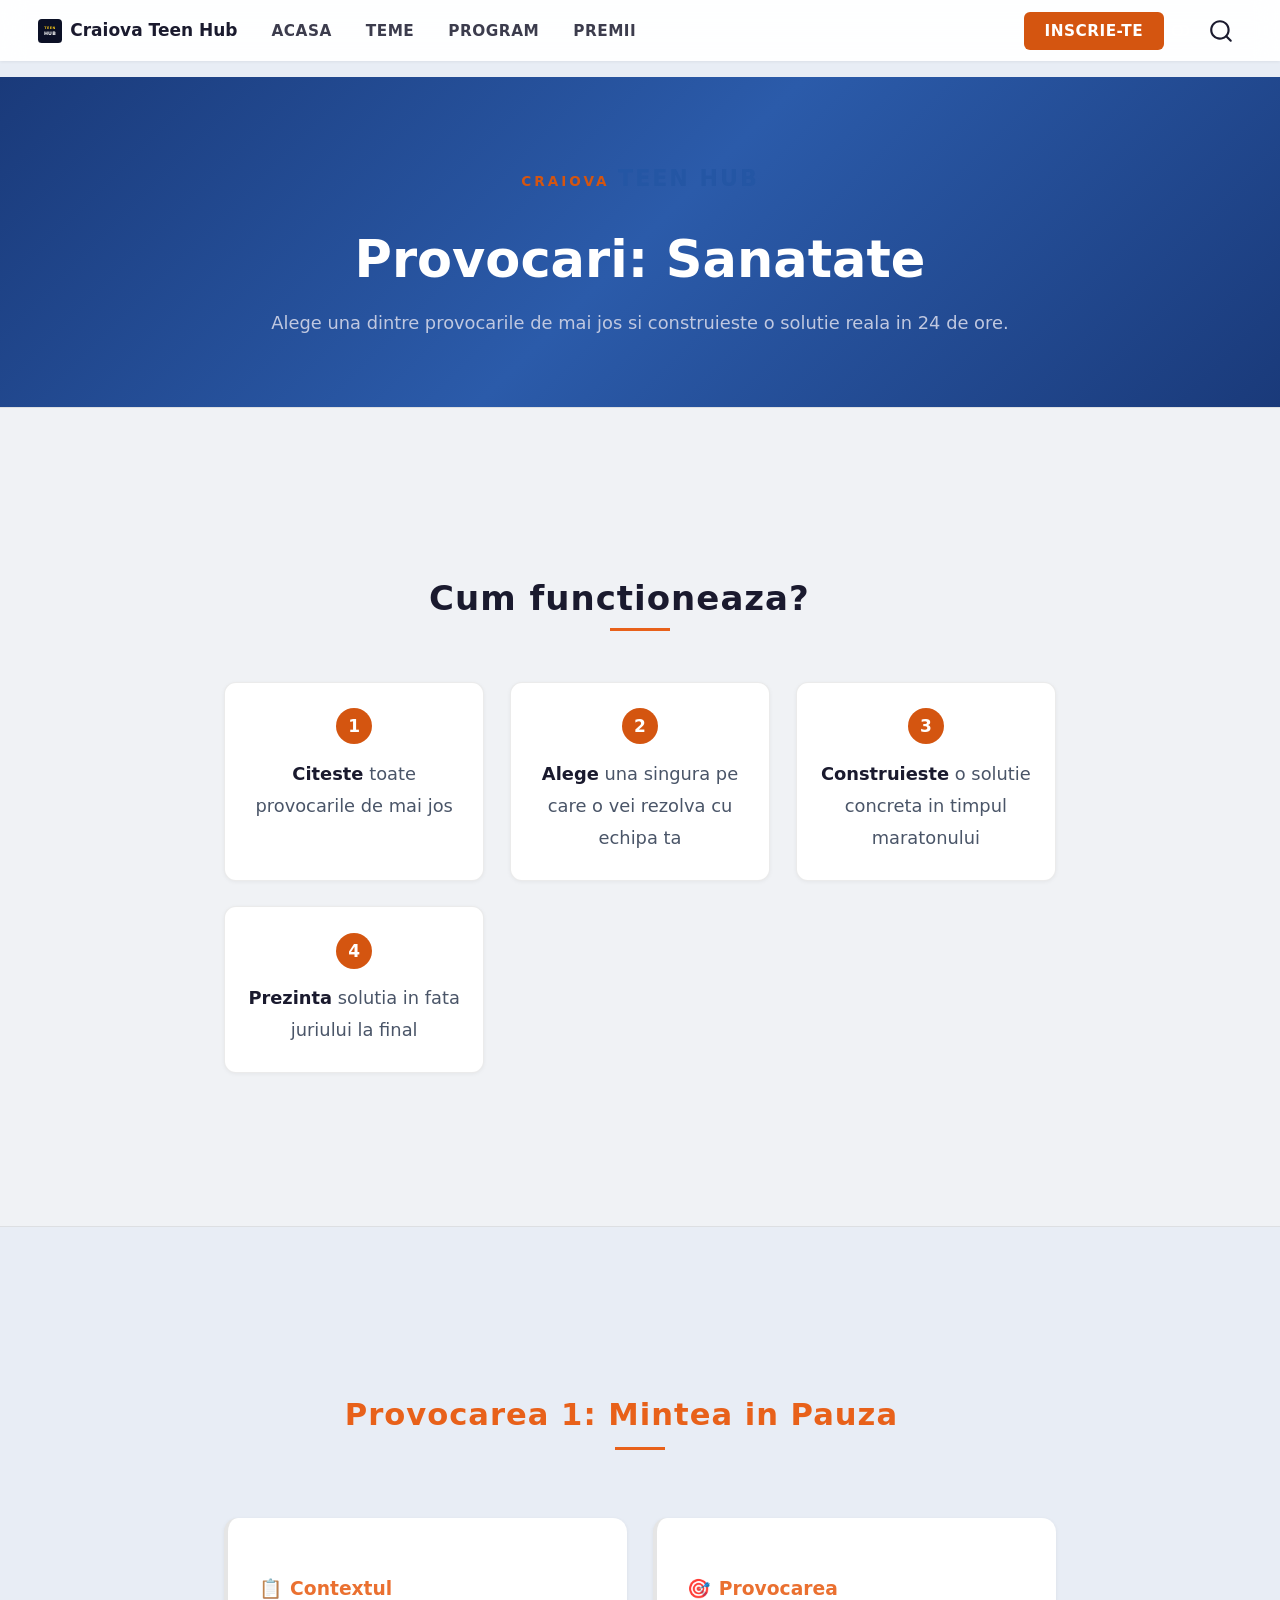
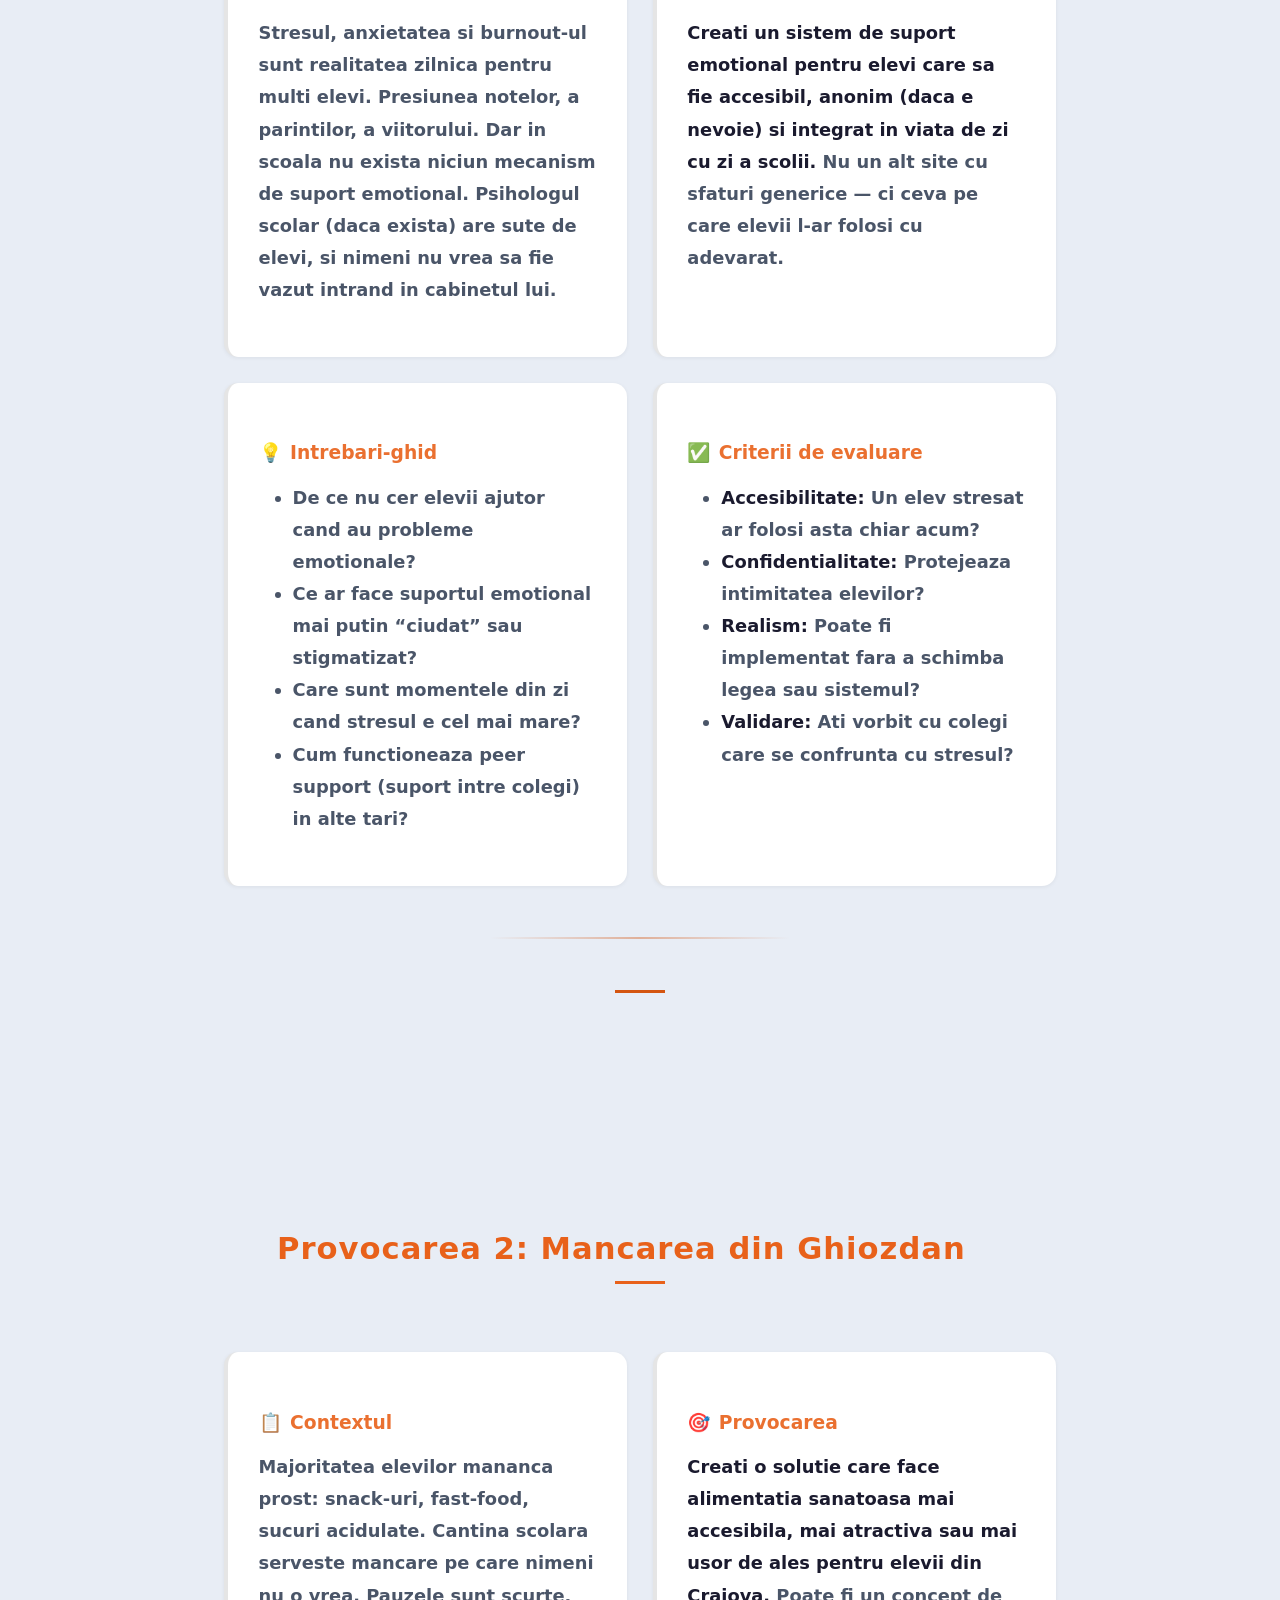
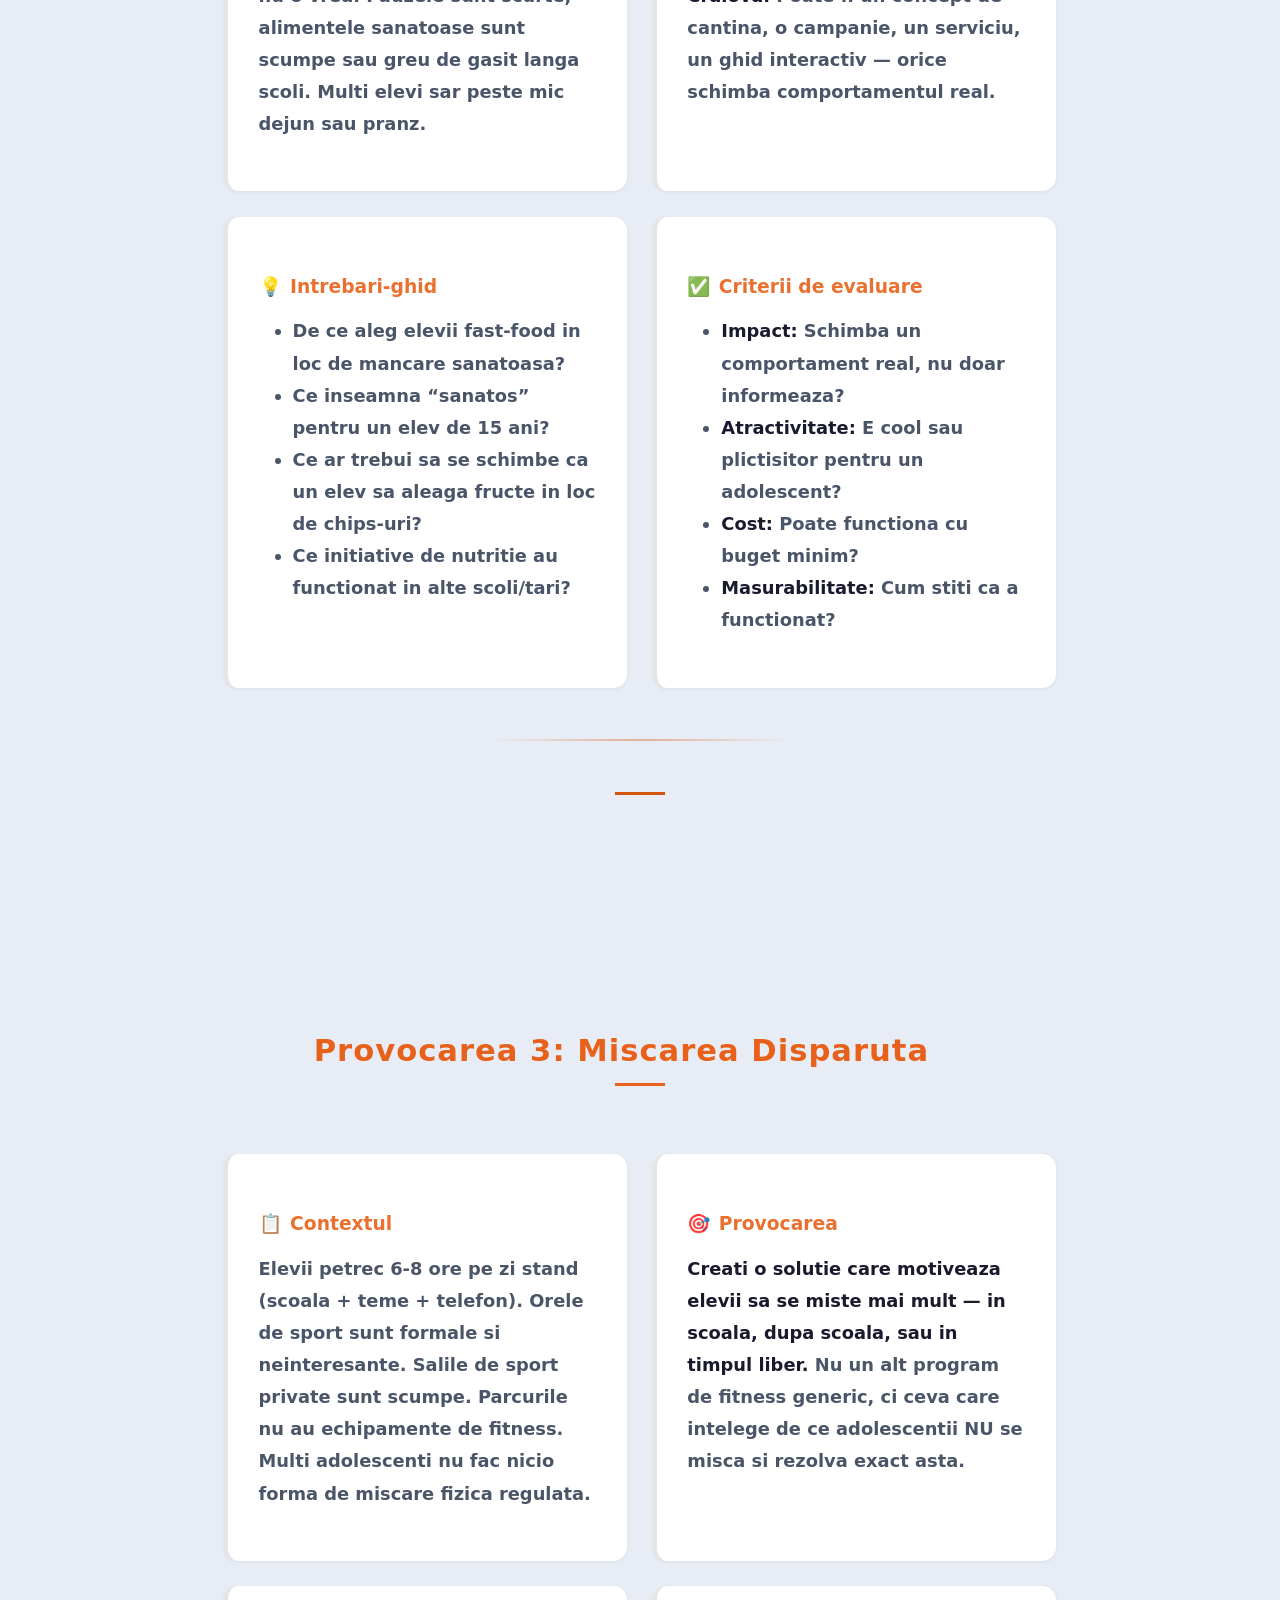
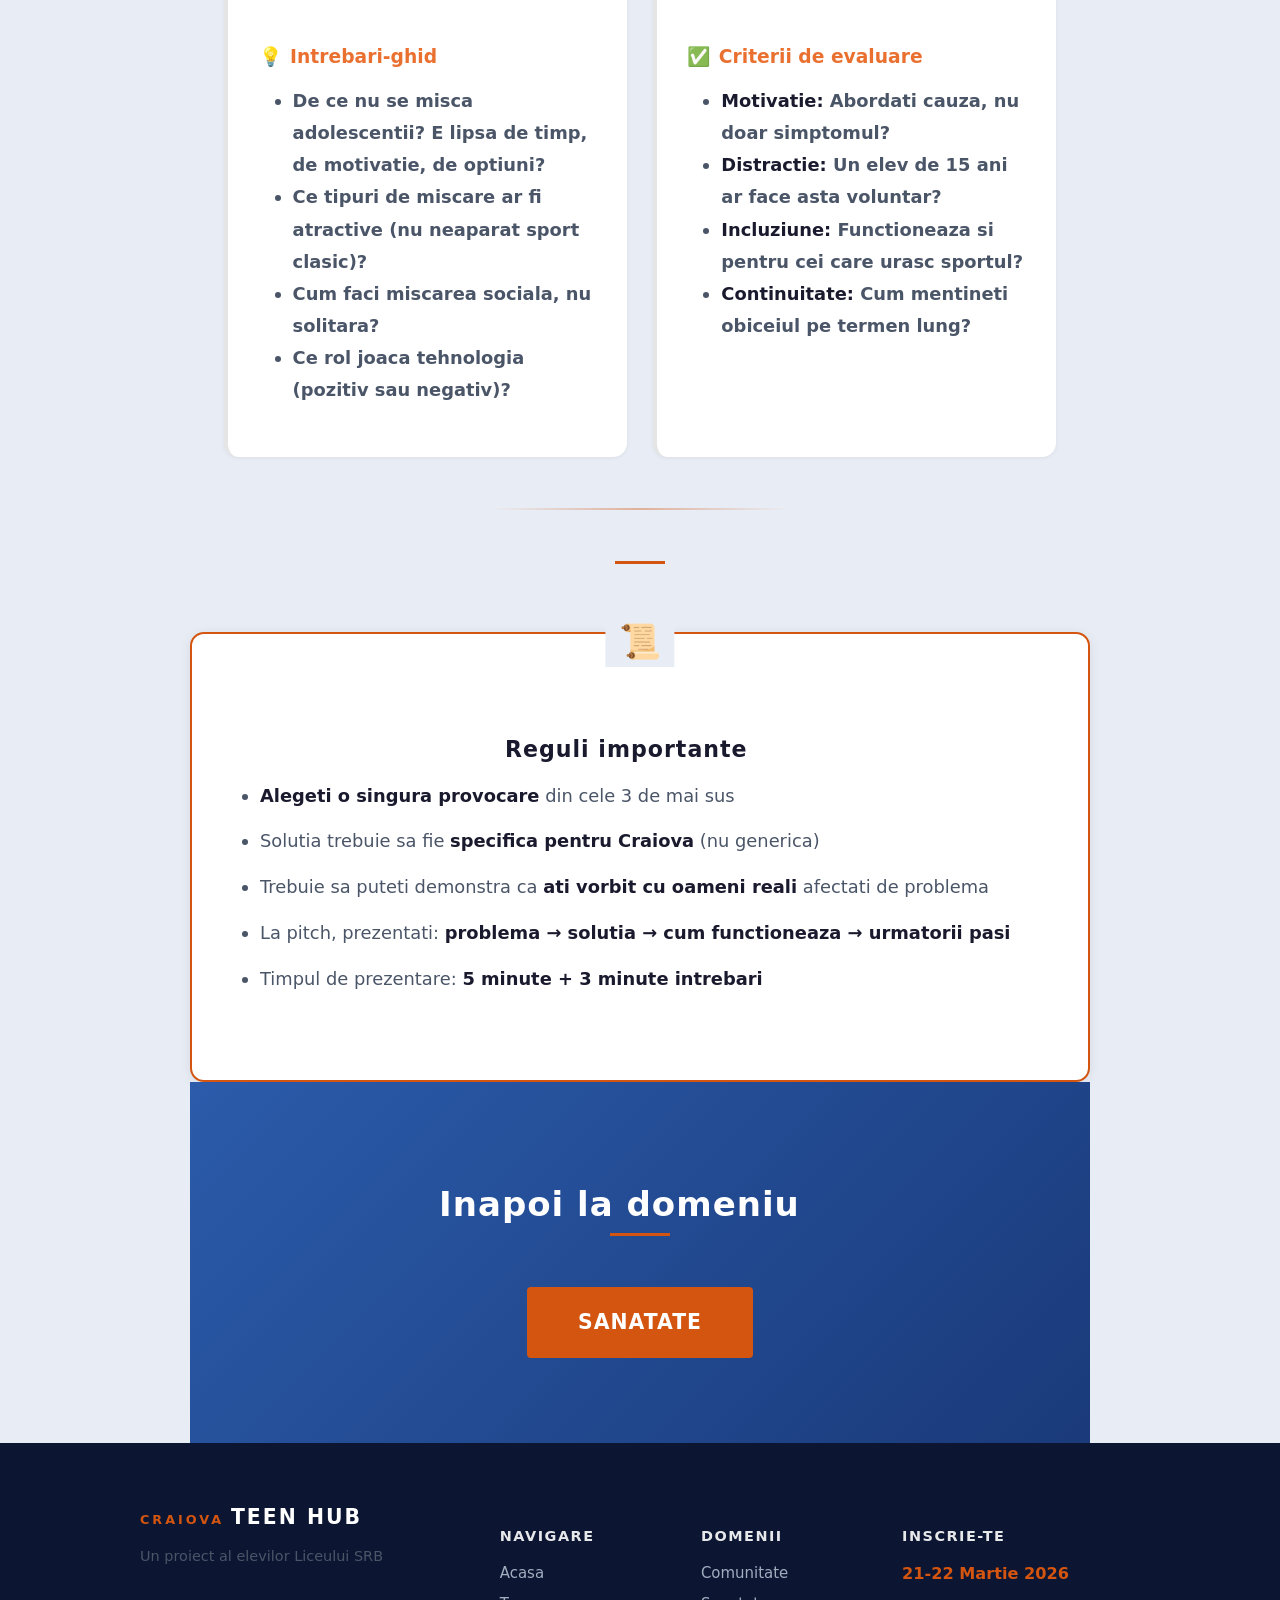
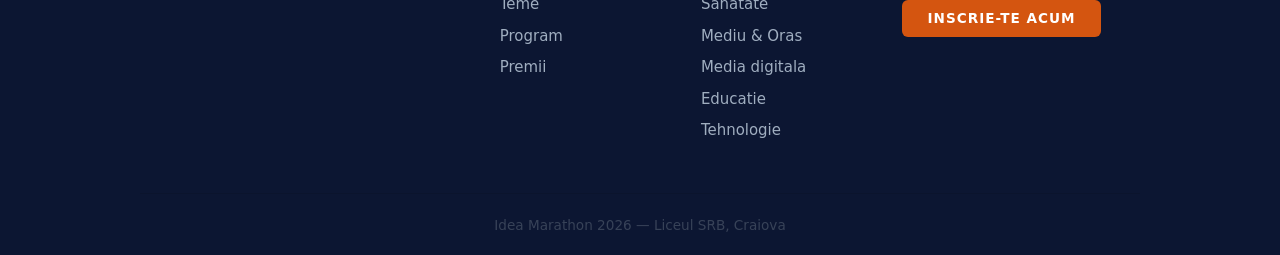
<file: challenges/sanatate.html>
<!DOCTYPE html>
<html xmlns="http://www.w3.org/1999/xhtml" lang="en" xml:lang="en"><head>

<meta charset="utf-8">
<meta name="generator" content="quarto-1.8.26">

<meta name="viewport" content="width=device-width, initial-scale=1.0, user-scalable=yes">


<title>Provocari Sanatate | Idea Marathon – Craiova Teen Hub</title>
<style>
code{white-space: pre-wrap;}
span.smallcaps{font-variant: small-caps;}
div.columns{display: flex; gap: min(4vw, 1.5em);}
div.column{flex: auto; overflow-x: auto;}
div.hanging-indent{margin-left: 1.5em; text-indent: -1.5em;}
ul.task-list{list-style: none;}
ul.task-list li input[type="checkbox"] {
  width: 0.8em;
  margin: 0 0.8em 0.2em -1em; /* quarto-specific, see https://github.com/quarto-dev/quarto-cli/issues/4556 */ 
  vertical-align: middle;
}
</style>


<script src="../site_libs/quarto-nav/quarto-nav.js"></script>
<script src="../site_libs/quarto-nav/headroom.min.js"></script>
<script src="../site_libs/clipboard/clipboard.min.js"></script>
<script src="../site_libs/quarto-search/autocomplete.umd.js"></script>
<script src="../site_libs/quarto-search/fuse.min.js"></script>
<script src="../site_libs/quarto-search/quarto-search.js"></script>
<meta name="quarto:offset" content="../">
<link href="../favicon.svg" rel="icon" type="image/svg+xml">
<script src="../site_libs/quarto-html/quarto.js" type="module"></script>
<script src="../site_libs/quarto-html/tabsets/tabsets.js" type="module"></script>
<script src="../site_libs/quarto-html/axe/axe-check.js" type="module"></script>
<script src="../site_libs/quarto-html/popper.min.js"></script>
<script src="../site_libs/quarto-html/tippy.umd.min.js"></script>
<script src="../site_libs/quarto-html/anchor.min.js"></script>
<link href="../site_libs/quarto-html/tippy.css" rel="stylesheet">
<link href="../site_libs/quarto-html/quarto-syntax-highlighting-587c61ba64f3a5504c4d52d930310e48.css" rel="stylesheet" class="quarto-color-scheme" id="quarto-text-highlighting-styles">
<link href="../site_libs/quarto-html/quarto-syntax-highlighting-dark-b758ccaa5987ceb1b75504551e579abf.css" rel="stylesheet" class="quarto-color-scheme quarto-color-alternate" id="quarto-text-highlighting-styles">
<link href="../site_libs/quarto-html/quarto-syntax-highlighting-587c61ba64f3a5504c4d52d930310e48.css" rel="stylesheet" class="quarto-color-scheme-extra" id="quarto-text-highlighting-styles">
<script src="../site_libs/bootstrap/bootstrap.min.js"></script>
<link href="../site_libs/bootstrap/bootstrap-icons.css" rel="stylesheet">
<link href="../site_libs/bootstrap/bootstrap-8185cfe6cc65199083a6c723d7da7d12.min.css" rel="stylesheet" append-hash="true" class="quarto-color-scheme" id="quarto-bootstrap" data-mode="light">
<link href="../site_libs/bootstrap/bootstrap-dark-67006fbea1832d3aa6421e30bd4da898.min.css" rel="stylesheet" append-hash="true" class="quarto-color-scheme quarto-color-alternate" id="quarto-bootstrap" data-mode="dark">
<link href="../site_libs/bootstrap/bootstrap-8185cfe6cc65199083a6c723d7da7d12.min.css" rel="stylesheet" append-hash="true" class="quarto-color-scheme-extra" id="quarto-bootstrap" data-mode="light">
<script id="quarto-search-options" type="application/json">{
  "location": "navbar",
  "copy-button": false,
  "collapse-after": 3,
  "panel-placement": "end",
  "type": "overlay",
  "limit": 50,
  "keyboard-shortcut": [
    "f",
    "/",
    "s"
  ],
  "show-item-context": false,
  "language": {
    "search-no-results-text": "No results",
    "search-matching-documents-text": "matching documents",
    "search-copy-link-title": "Copy link to search",
    "search-hide-matches-text": "Hide additional matches",
    "search-more-match-text": "more match in this document",
    "search-more-matches-text": "more matches in this document",
    "search-clear-button-title": "Clear",
    "search-text-placeholder": "",
    "search-detached-cancel-button-title": "Cancel",
    "search-submit-button-title": "Submit",
    "search-label": "Search"
  }
}</script>


<link rel="stylesheet" href="../styles.css">
<meta property="og:title" content="Provocari Sanatate | Idea Marathon">
<meta property="og:description" content="Idea Marathon - Un maraton de solutii pentru elevii de clasa a IX-a din Craiova. 21-22 Martie 2026.">
<meta property="og:image" content="https://chenistdigital.github.io/teenhub/challenges/images/9.jpeg">
<meta property="og:site_name" content="Craiova Teen Hub">
<meta name="twitter:title" content="Provocari Sanatate | Idea Marathon">
<meta name="twitter:image" content="https://chenistdigital.github.io/teenhub/challenges/images/9.jpeg">
<meta name="twitter:card" content="summary_large_image">
</head>

<body class="nav-fixed fullcontent quarto-light"><script id="quarto-html-before-body" type="application/javascript">
    const toggleBodyColorMode = (bsSheetEl) => {
      const mode = bsSheetEl.getAttribute("data-mode");
      const bodyEl = window.document.querySelector("body");
      if (mode === "dark") {
        bodyEl.classList.add("quarto-dark");
        bodyEl.classList.remove("quarto-light");
      } else {
        bodyEl.classList.add("quarto-light");
        bodyEl.classList.remove("quarto-dark");
      }
    }
    const toggleBodyColorPrimary = () => {
      const bsSheetEl = window.document.querySelector("link#quarto-bootstrap:not([rel=disabled-stylesheet])");
      if (bsSheetEl) {
        toggleBodyColorMode(bsSheetEl);
      }
    }
    const setColorSchemeToggle = (alternate) => {
      const toggles = window.document.querySelectorAll('.quarto-color-scheme-toggle');
      for (let i=0; i < toggles.length; i++) {
        const toggle = toggles[i];
        if (toggle) {
          if (alternate) {
            toggle.classList.add("alternate");
          } else {
            toggle.classList.remove("alternate");
          }
        }
      }
    };
    const toggleColorMode = (alternate) => {
      // Switch the stylesheets
      const primaryStylesheets = window.document.querySelectorAll('link.quarto-color-scheme:not(.quarto-color-alternate)');
      const alternateStylesheets = window.document.querySelectorAll('link.quarto-color-scheme.quarto-color-alternate');
      manageTransitions('#quarto-margin-sidebar .nav-link', false);
      if (alternate) {
        // note: dark is layered on light, we don't disable primary!
        enableStylesheet(alternateStylesheets);
        for (const sheetNode of alternateStylesheets) {
          if (sheetNode.id === "quarto-bootstrap") {
            toggleBodyColorMode(sheetNode);
          }
        }
      } else {
        disableStylesheet(alternateStylesheets);
        enableStylesheet(primaryStylesheets)
        toggleBodyColorPrimary();
      }
      manageTransitions('#quarto-margin-sidebar .nav-link', true);
      // Switch the toggles
      setColorSchemeToggle(alternate)
      // Hack to workaround the fact that safari doesn't
      // properly recolor the scrollbar when toggling (#1455)
      if (navigator.userAgent.indexOf('Safari') > 0 && navigator.userAgent.indexOf('Chrome') == -1) {
        manageTransitions("body", false);
        window.scrollTo(0, 1);
        setTimeout(() => {
          window.scrollTo(0, 0);
          manageTransitions("body", true);
        }, 40);
      }
    }
    const disableStylesheet = (stylesheets) => {
      for (let i=0; i < stylesheets.length; i++) {
        const stylesheet = stylesheets[i];
        stylesheet.rel = 'disabled-stylesheet';
      }
    }
    const enableStylesheet = (stylesheets) => {
      for (let i=0; i < stylesheets.length; i++) {
        const stylesheet = stylesheets[i];
        if(stylesheet.rel !== 'stylesheet') { // for Chrome, which will still FOUC without this check
          stylesheet.rel = 'stylesheet';
        }
      }
    }
    const manageTransitions = (selector, allowTransitions) => {
      const els = window.document.querySelectorAll(selector);
      for (let i=0; i < els.length; i++) {
        const el = els[i];
        if (allowTransitions) {
          el.classList.remove('notransition');
        } else {
          el.classList.add('notransition');
        }
      }
    }
    const isFileUrl = () => {
      return window.location.protocol === 'file:';
    }
    const hasAlternateSentinel = () => {
      let styleSentinel = getColorSchemeSentinel();
      if (styleSentinel !== null) {
        return styleSentinel === "alternate";
      } else {
        return false;
      }
    }
    const setStyleSentinel = (alternate) => {
      const value = alternate ? "alternate" : "default";
      if (!isFileUrl()) {
        window.localStorage.setItem("quarto-color-scheme", value);
      } else {
        localAlternateSentinel = value;
      }
    }
    const getColorSchemeSentinel = () => {
      if (!isFileUrl()) {
        const storageValue = window.localStorage.getItem("quarto-color-scheme");
        return storageValue != null ? storageValue : localAlternateSentinel;
      } else {
        return localAlternateSentinel;
      }
    }
    const toggleGiscusIfUsed = (isAlternate, darkModeDefault) => {
      const baseTheme = document.querySelector('#giscus-base-theme')?.value ?? 'light';
      const alternateTheme = document.querySelector('#giscus-alt-theme')?.value ?? 'dark';
      let newTheme = '';
      if(authorPrefersDark) {
        newTheme = isAlternate ? baseTheme : alternateTheme;
      } else {
        newTheme = isAlternate ? alternateTheme : baseTheme;
      }
      const changeGiscusTheme = () => {
        // From: https://github.com/giscus/giscus/issues/336
        const sendMessage = (message) => {
          const iframe = document.querySelector('iframe.giscus-frame');
          if (!iframe) return;
          iframe.contentWindow.postMessage({ giscus: message }, 'https://giscus.app');
        }
        sendMessage({
          setConfig: {
            theme: newTheme
          }
        });
      }
      const isGiscussLoaded = window.document.querySelector('iframe.giscus-frame') !== null;
      if (isGiscussLoaded) {
        changeGiscusTheme();
      }
    };
    const authorPrefersDark = false;
    const darkModeDefault = authorPrefersDark;
      document.querySelector('link#quarto-text-highlighting-styles.quarto-color-scheme-extra').rel = 'disabled-stylesheet';
      document.querySelector('link#quarto-bootstrap.quarto-color-scheme-extra').rel = 'disabled-stylesheet';
    let localAlternateSentinel = darkModeDefault ? 'alternate' : 'default';
    // Dark / light mode switch
    window.quartoToggleColorScheme = () => {
      // Read the current dark / light value
      let toAlternate = !hasAlternateSentinel();
      toggleColorMode(toAlternate);
      setStyleSentinel(toAlternate);
      toggleGiscusIfUsed(toAlternate, darkModeDefault);
      window.dispatchEvent(new Event('resize'));
    };
    // Switch to dark mode if need be
    if (hasAlternateSentinel()) {
      toggleColorMode(true);
    } else {
      toggleColorMode(false);
    }
  </script>

<div id="quarto-search-results"></div>
  <header id="quarto-header" class="headroom fixed-top">
    <nav class="navbar navbar-expand-lg " data-bs-theme="dark">
      <div class="navbar-container container-fluid">
      <div class="navbar-brand-container mx-auto">
    <a href="../index.html" class="navbar-brand navbar-brand-logo">
    <img src="../favicon.svg" alt="" class="navbar-logo light-content">
    <img src="../favicon.svg" alt="" class="navbar-logo dark-content">
    </a>
    <a class="navbar-brand" href="../index.html">
    <span class="navbar-title">Craiova Teen Hub</span>
    </a>
  </div>
            <div id="quarto-search" class="" title="Search"></div>
          <button class="navbar-toggler" type="button" data-bs-toggle="collapse" data-bs-target="#navbarCollapse" aria-controls="navbarCollapse" role="menu" aria-expanded="false" aria-label="Toggle navigation" onclick="if (window.quartoToggleHeadroom) { window.quartoToggleHeadroom(); }">
  <span class="navbar-toggler-icon"></span>
</button>
          <div class="collapse navbar-collapse" id="navbarCollapse">
            <ul class="navbar-nav navbar-nav-scroll me-auto">
  <li class="nav-item">
    <a class="nav-link" href="../index.html"> 
<span class="menu-text">Acasa</span></a>
  </li>  
  <li class="nav-item">
    <a class="nav-link" href="../index.html#teme"> 
<span class="menu-text">Teme</span></a>
  </li>  
  <li class="nav-item">
    <a class="nav-link" href="../index.html#program"> 
<span class="menu-text">Program</span></a>
  </li>  
  <li class="nav-item">
    <a class="nav-link" href="../index.html#premii"> 
<span class="menu-text">Premii</span></a>
  </li>  
</ul>
            <ul class="navbar-nav navbar-nav-scroll ms-auto">
  <li class="nav-item">
    <a class="nav-link" href="../inscriere.html"> 
<span class="menu-text">INSCRIE-TE</span></a>
  </li>  
</ul>
          </div> <!-- /navcollapse -->
            <div class="quarto-navbar-tools">
  <a href="" class="quarto-color-scheme-toggle quarto-navigation-tool  px-1" onclick="window.quartoToggleColorScheme(); return false;" title="Toggle dark mode"><i class="bi"></i></a>
</div>
      </div> <!-- /container-fluid -->
    </nav>
</header>
<!-- content -->
<div id="quarto-content" class="quarto-container page-columns page-rows-contents page-layout-article page-navbar">
<!-- sidebar -->
<!-- margin-sidebar -->
    
<!-- main -->
<main class="content" id="quarto-document-content"><header id="title-block-header" class="quarto-title-block"></header>





<div class="gated-placeholder">
<div class="lock-icon">
🔒
</div>
<h3 class="anchored">
Provocarile vor fi dezvaluite la startul maratonului
</h3>
<p>
21 Martie 2026, ora 14:00
</p>
<div class="countdown">

</div>
</div>
<div class="gated" style="display:none">
<div class="domain-hero">
<div class="logo-text logo-text-sm">
<p><span class="logo-craiova">CRAIOVA</span> <span class="logo-teenhub">TEEN HUB</span></p>
</div>
<section id="provocari-sanatate" class="level1">
<h1>Provocari: Sanatate</h1>
<div class="tagline">
<p>Alege una dintre provocarile de mai jos si construieste o solutie reala in 24 de ore.</p>
</div>
</section>
</div>
<div class="dark-section">
<section id="cum-functioneaza" class="level2 inner">
<h2 class="anchored" data-anchor-id="cum-functioneaza">Cum functioneaza?</h2>
<ol type="1">
<li><strong>Citeste</strong> toate provocarile de mai jos</li>
<li><strong>Alege</strong> una singura pe care o vei rezolva cu echipa ta</li>
<li><strong>Construieste</strong> o solutie concreta in timpul maratonului</li>
<li><strong>Prezinta</strong> solutia in fata juriului la final</li>
</ol>
</section>
</div>
<section id="provocarea-1-mintea-in-pauza" class="level2 challenge-title">
<h2 class="challenge-title anchored" data-anchor-id="provocarea-1-mintea-in-pauza">Provocarea 1: Mintea in Pauza</h2>
<div class="challenge-grid">
<section id="contextul" class="level3 challenge-card">
<h3 class="anchored" data-anchor-id="contextul">Contextul</h3>
<p>Stresul, anxietatea si burnout-ul sunt realitatea zilnica pentru multi elevi. Presiunea notelor, a parintilor, a viitorului. Dar in scoala nu exista niciun mecanism de suport emotional. Psihologul scolar (daca exista) are sute de elevi, si nimeni nu vrea sa fie vazut intrand in cabinetul lui.</p>
</section>
<section id="provocarea" class="level3 challenge-card">
<h3 class="anchored" data-anchor-id="provocarea">Provocarea</h3>
<p><strong>Creati un sistem de suport emotional pentru elevi care sa fie accesibil, anonim (daca e nevoie) si integrat in viata de zi cu zi a scolii.</strong> Nu un alt site cu sfaturi generice — ci ceva pe care elevii l-ar folosi cu adevarat.</p>
</section>
<section id="intrebari-ghid" class="level3 challenge-card">
<h3 class="anchored" data-anchor-id="intrebari-ghid">Intrebari-ghid</h3>
<ul>
<li>De ce nu cer elevii ajutor cand au probleme emotionale?</li>
<li>Ce ar face suportul emotional mai putin “ciudat” sau stigmatizat?</li>
<li>Care sunt momentele din zi cand stresul e cel mai mare?</li>
<li>Cum functioneaza peer support (suport intre colegi) in alte tari?</li>
</ul>
</section>
<section id="criterii-de-evaluare" class="level3 challenge-card">
<h3 class="anchored" data-anchor-id="criterii-de-evaluare">Criterii de evaluare</h3>
<ul>
<li><strong>Accesibilitate:</strong> Un elev stresat ar folosi asta chiar acum?</li>
<li><strong>Confidentialitate:</strong> Protejeaza intimitatea elevilor?</li>
<li><strong>Realism:</strong> Poate fi implementat fara a schimba legea sau sistemul?</li>
<li><strong>Validare:</strong> Ati vorbit cu colegi care se confrunta cu stresul?</li>
</ul>
</section>
</div>
<hr>
</section>
<section id="provocarea-2-mancarea-din-ghiozdan" class="level2 challenge-title">
<h2 class="challenge-title anchored" data-anchor-id="provocarea-2-mancarea-din-ghiozdan">Provocarea 2: Mancarea din Ghiozdan</h2>
<div class="challenge-grid">
<section id="contextul-1" class="level3 challenge-card">
<h3 class="anchored" data-anchor-id="contextul-1">Contextul</h3>
<p>Majoritatea elevilor mananca prost: snack-uri, fast-food, sucuri acidulate. Cantina scolara serveste mancare pe care nimeni nu o vrea. Pauzele sunt scurte, alimentele sanatoase sunt scumpe sau greu de gasit langa scoli. Multi elevi sar peste mic dejun sau pranz.</p>
</section>
<section id="provocarea-1" class="level3 challenge-card">
<h3 class="anchored" data-anchor-id="provocarea-1">Provocarea</h3>
<p><strong>Creati o solutie care face alimentatia sanatoasa mai accesibila, mai atractiva sau mai usor de ales pentru elevii din Craiova.</strong> Poate fi un concept de cantina, o campanie, un serviciu, un ghid interactiv — orice schimba comportamentul real.</p>
</section>
<section id="intrebari-ghid-1" class="level3 challenge-card">
<h3 class="anchored" data-anchor-id="intrebari-ghid-1">Intrebari-ghid</h3>
<ul>
<li>De ce aleg elevii fast-food in loc de mancare sanatoasa?</li>
<li>Ce inseamna “sanatos” pentru un elev de 15 ani?</li>
<li>Ce ar trebui sa se schimbe ca un elev sa aleaga fructe in loc de chips-uri?</li>
<li>Ce initiative de nutritie au functionat in alte scoli/tari?</li>
</ul>
</section>
<section id="criterii-de-evaluare-1" class="level3 challenge-card">
<h3 class="anchored" data-anchor-id="criterii-de-evaluare-1">Criterii de evaluare</h3>
<ul>
<li><strong>Impact:</strong> Schimba un comportament real, nu doar informeaza?</li>
<li><strong>Atractivitate:</strong> E cool sau plictisitor pentru un adolescent?</li>
<li><strong>Cost:</strong> Poate functiona cu buget minim?</li>
<li><strong>Masurabilitate:</strong> Cum stiti ca a functionat?</li>
</ul>
</section>
</div>
<hr>
</section>
<section id="provocarea-3-miscarea-disparuta" class="level2 challenge-title">
<h2 class="challenge-title anchored" data-anchor-id="provocarea-3-miscarea-disparuta">Provocarea 3: Miscarea Disparuta</h2>
<div class="challenge-grid">
<section id="contextul-2" class="level3 challenge-card">
<h3 class="anchored" data-anchor-id="contextul-2">Contextul</h3>
<p>Elevii petrec 6-8 ore pe zi stand (scoala + teme + telefon). Orele de sport sunt formale si neinteresante. Salile de sport private sunt scumpe. Parcurile nu au echipamente de fitness. Multi adolescenti nu fac nicio forma de miscare fizica regulata.</p>
</section>
<section id="provocarea-2" class="level3 challenge-card">
<h3 class="anchored" data-anchor-id="provocarea-2">Provocarea</h3>
<p><strong>Creati o solutie care motiveaza elevii sa se miste mai mult — in scoala, dupa scoala, sau in timpul liber.</strong> Nu un alt program de fitness generic, ci ceva care intelege de ce adolescentii NU se misca si rezolva exact asta.</p>
</section>
<section id="intrebari-ghid-2" class="level3 challenge-card">
<h3 class="anchored" data-anchor-id="intrebari-ghid-2">Intrebari-ghid</h3>
<ul>
<li>De ce nu se misca adolescentii? E lipsa de timp, de motivatie, de optiuni?</li>
<li>Ce tipuri de miscare ar fi atractive (nu neaparat sport clasic)?</li>
<li>Cum faci miscarea sociala, nu solitara?</li>
<li>Ce rol joaca tehnologia (pozitiv sau negativ)?</li>
</ul>
</section>
<section id="criterii-de-evaluare-2" class="level3 challenge-card">
<h3 class="anchored" data-anchor-id="criterii-de-evaluare-2">Criterii de evaluare</h3>
<ul>
<li><strong>Motivatie:</strong> Abordati cauza, nu doar simptomul?</li>
<li><strong>Distractie:</strong> Un elev de 15 ani ar face asta voluntar?</li>
<li><strong>Incluziune:</strong> Functioneaza si pentru cei care urasc sportul?</li>
<li><strong>Continuitate:</strong> Cum mentineti obiceiul pe termen lung?</li>
</ul>
</section>
</div>
<hr>
</section>
<section id="reguli-importante" class="level2 challenge-rules">
<h2 class="anchored" data-anchor-id="reguli-importante">Reguli importante</h2>
<ul>
<li><strong>Alegeti o singura provocare</strong> din cele 3 de mai sus</li>
<li>Solutia trebuie sa fie <strong>specifica pentru Craiova</strong> (nu generica)</li>
<li>Trebuie sa puteti demonstra ca <strong>ati vorbit cu oameni reali</strong> afectati de problema</li>
<li>La pitch, prezentati: <strong>problema → solutia → cum functioneaza → urmatorii pasi</strong></li>
<li>Timpul de prezentare: <strong>5 minute + 3 minute intrebari</strong></li>
</ul>
</section>
<section id="inapoi-la-domeniu" class="level2 cta-section">
<h2 class="anchored" data-anchor-id="inapoi-la-domeniu">Inapoi la domeniu</h2>
<p><a href="../sanatate.html"><span class="cta-button">SANATATE</span></a></p>
</section>
</div>
<button class="scroll-top" onclick="window.scrollTo({top:0,behavior:'smooth'})" aria-label="Scroll to top">
↑
</button>
<footer class="site-footer">
<div class="footer-inner">
<div class="footer-col footer-brand">
<div class="footer-logo">
<span class="logo-craiova">CRAIOVA</span> <span class="logo-teenhub">TEEN HUB</span>
</div>
<p class="footer-tagline">
Un proiect al elevilor Liceului SRB
</p>
</div>
<div class="footer-col">
<h4 class="anchored">
Navigare
</h4>
<ul>
<li>
<a href="../index.html">Acasa</a>
</li>
<li>
<a href="../index.html#teme">Teme</a>
</li>
<li>
<a href="../index.html#program">Program</a>
</li>
<li>
<a href="../index.html#premii">Premii</a>
</li>
</ul>
</div>
<div class="footer-col">
<h4 class="anchored">
Domenii
</h4>
<ul>
<li>
<a href="../comunitate.html">Comunitate</a>
</li>
<li>
<a href="../sanatate.html">Sanatate</a>
</li>
<li>
<a href="../mediu.html">Mediu &amp; Oras</a>
</li>
<li>
<a href="../media-digitala.html">Media digitala</a>
</li>
<li>
<a href="../educatie.html">Educatie</a>
</li>
<li>
<a href="../tehnologie.html">Tehnologie</a>
</li>
</ul>
</div>
<div class="footer-col">
<h4 class="anchored">
Inscrie-te
</h4>
<p class="footer-cta-text">
21-22 Martie 2026
</p>
<a href="../inscriere.html" class="footer-cta">INSCRIE-TE ACUM</a>
</div>
</div>
<div class="footer-bottom">
<p>
Idea Marathon 2026 — Liceul SRB, Craiova
</p>
</div>
</footer>



</main> <!-- /main -->
<script id="quarto-html-after-body" type="application/javascript">
  window.document.addEventListener("DOMContentLoaded", function (event) {
    // Ensure there is a toggle, if there isn't float one in the top right
    if (window.document.querySelector('.quarto-color-scheme-toggle') === null) {
      const a = window.document.createElement('a');
      a.classList.add('top-right');
      a.classList.add('quarto-color-scheme-toggle');
      a.href = "";
      a.onclick = function() { try { window.quartoToggleColorScheme(); } catch {} return false; };
      const i = window.document.createElement("i");
      i.classList.add('bi');
      a.appendChild(i);
      window.document.body.appendChild(a);
    }
    setColorSchemeToggle(hasAlternateSentinel())
    const icon = "";
    const anchorJS = new window.AnchorJS();
    anchorJS.options = {
      placement: 'right',
      icon: icon
    };
    anchorJS.add('.anchored');
    const isCodeAnnotation = (el) => {
      for (const clz of el.classList) {
        if (clz.startsWith('code-annotation-')) {                     
          return true;
        }
      }
      return false;
    }
    const onCopySuccess = function(e) {
      // button target
      const button = e.trigger;
      // don't keep focus
      button.blur();
      // flash "checked"
      button.classList.add('code-copy-button-checked');
      var currentTitle = button.getAttribute("title");
      button.setAttribute("title", "Copied!");
      let tooltip;
      if (window.bootstrap) {
        button.setAttribute("data-bs-toggle", "tooltip");
        button.setAttribute("data-bs-placement", "left");
        button.setAttribute("data-bs-title", "Copied!");
        tooltip = new bootstrap.Tooltip(button, 
          { trigger: "manual", 
            customClass: "code-copy-button-tooltip",
            offset: [0, -8]});
        tooltip.show();    
      }
      setTimeout(function() {
        if (tooltip) {
          tooltip.hide();
          button.removeAttribute("data-bs-title");
          button.removeAttribute("data-bs-toggle");
          button.removeAttribute("data-bs-placement");
        }
        button.setAttribute("title", currentTitle);
        button.classList.remove('code-copy-button-checked');
      }, 1000);
      // clear code selection
      e.clearSelection();
    }
    const getTextToCopy = function(trigger) {
      const outerScaffold = trigger.parentElement.cloneNode(true);
      const codeEl = outerScaffold.querySelector('code');
      for (const childEl of codeEl.children) {
        if (isCodeAnnotation(childEl)) {
          childEl.remove();
        }
      }
      return codeEl.innerText;
    }
    const clipboard = new window.ClipboardJS('.code-copy-button:not([data-in-quarto-modal])', {
      text: getTextToCopy
    });
    clipboard.on('success', onCopySuccess);
    if (window.document.getElementById('quarto-embedded-source-code-modal')) {
      const clipboardModal = new window.ClipboardJS('.code-copy-button[data-in-quarto-modal]', {
        text: getTextToCopy,
        container: window.document.getElementById('quarto-embedded-source-code-modal')
      });
      clipboardModal.on('success', onCopySuccess);
    }
      var localhostRegex = new RegExp(/^(?:http|https):\/\/localhost\:?[0-9]*\//);
      var mailtoRegex = new RegExp(/^mailto:/);
        var filterRegex = new RegExp("https:\/\/chenistdigital\.github\.io\/teenhub\/");
      var isInternal = (href) => {
          return filterRegex.test(href) || localhostRegex.test(href) || mailtoRegex.test(href);
      }
      // Inspect non-navigation links and adorn them if external
     var links = window.document.querySelectorAll('a[href]:not(.nav-link):not(.navbar-brand):not(.toc-action):not(.sidebar-link):not(.sidebar-item-toggle):not(.pagination-link):not(.no-external):not([aria-hidden]):not(.dropdown-item):not(.quarto-navigation-tool):not(.about-link)');
      for (var i=0; i<links.length; i++) {
        const link = links[i];
        if (!isInternal(link.href)) {
          // undo the damage that might have been done by quarto-nav.js in the case of
          // links that we want to consider external
          if (link.dataset.originalHref !== undefined) {
            link.href = link.dataset.originalHref;
          }
        }
      }
    function tippyHover(el, contentFn, onTriggerFn, onUntriggerFn) {
      const config = {
        allowHTML: true,
        maxWidth: 500,
        delay: 100,
        arrow: false,
        appendTo: function(el) {
            return el.parentElement;
        },
        interactive: true,
        interactiveBorder: 10,
        theme: 'quarto',
        placement: 'bottom-start',
      };
      if (contentFn) {
        config.content = contentFn;
      }
      if (onTriggerFn) {
        config.onTrigger = onTriggerFn;
      }
      if (onUntriggerFn) {
        config.onUntrigger = onUntriggerFn;
      }
      window.tippy(el, config); 
    }
    const noterefs = window.document.querySelectorAll('a[role="doc-noteref"]');
    for (var i=0; i<noterefs.length; i++) {
      const ref = noterefs[i];
      tippyHover(ref, function() {
        // use id or data attribute instead here
        let href = ref.getAttribute('data-footnote-href') || ref.getAttribute('href');
        try { href = new URL(href).hash; } catch {}
        const id = href.replace(/^#\/?/, "");
        const note = window.document.getElementById(id);
        if (note) {
          return note.innerHTML;
        } else {
          return "";
        }
      });
    }
    const xrefs = window.document.querySelectorAll('a.quarto-xref');
    const processXRef = (id, note) => {
      // Strip column container classes
      const stripColumnClz = (el) => {
        el.classList.remove("page-full", "page-columns");
        if (el.children) {
          for (const child of el.children) {
            stripColumnClz(child);
          }
        }
      }
      stripColumnClz(note)
      if (id === null || id.startsWith('sec-')) {
        // Special case sections, only their first couple elements
        const container = document.createElement("div");
        if (note.children && note.children.length > 2) {
          container.appendChild(note.children[0].cloneNode(true));
          for (let i = 1; i < note.children.length; i++) {
            const child = note.children[i];
            if (child.tagName === "P" && child.innerText === "") {
              continue;
            } else {
              container.appendChild(child.cloneNode(true));
              break;
            }
          }
          if (window.Quarto?.typesetMath) {
            window.Quarto.typesetMath(container);
          }
          return container.innerHTML
        } else {
          if (window.Quarto?.typesetMath) {
            window.Quarto.typesetMath(note);
          }
          return note.innerHTML;
        }
      } else {
        // Remove any anchor links if they are present
        const anchorLink = note.querySelector('a.anchorjs-link');
        if (anchorLink) {
          anchorLink.remove();
        }
        if (window.Quarto?.typesetMath) {
          window.Quarto.typesetMath(note);
        }
        if (note.classList.contains("callout")) {
          return note.outerHTML;
        } else {
          return note.innerHTML;
        }
      }
    }
    for (var i=0; i<xrefs.length; i++) {
      const xref = xrefs[i];
      tippyHover(xref, undefined, function(instance) {
        instance.disable();
        let url = xref.getAttribute('href');
        let hash = undefined; 
        if (url.startsWith('#')) {
          hash = url;
        } else {
          try { hash = new URL(url).hash; } catch {}
        }
        if (hash) {
          const id = hash.replace(/^#\/?/, "");
          const note = window.document.getElementById(id);
          if (note !== null) {
            try {
              const html = processXRef(id, note.cloneNode(true));
              instance.setContent(html);
            } finally {
              instance.enable();
              instance.show();
            }
          } else {
            // See if we can fetch this
            fetch(url.split('#')[0])
            .then(res => res.text())
            .then(html => {
              const parser = new DOMParser();
              const htmlDoc = parser.parseFromString(html, "text/html");
              const note = htmlDoc.getElementById(id);
              if (note !== null) {
                const html = processXRef(id, note);
                instance.setContent(html);
              } 
            }).finally(() => {
              instance.enable();
              instance.show();
            });
          }
        } else {
          // See if we can fetch a full url (with no hash to target)
          // This is a special case and we should probably do some content thinning / targeting
          fetch(url)
          .then(res => res.text())
          .then(html => {
            const parser = new DOMParser();
            const htmlDoc = parser.parseFromString(html, "text/html");
            const note = htmlDoc.querySelector('main.content');
            if (note !== null) {
              // This should only happen for chapter cross references
              // (since there is no id in the URL)
              // remove the first header
              if (note.children.length > 0 && note.children[0].tagName === "HEADER") {
                note.children[0].remove();
              }
              const html = processXRef(null, note);
              instance.setContent(html);
            } 
          }).finally(() => {
            instance.enable();
            instance.show();
          });
        }
      }, function(instance) {
      });
    }
        let selectedAnnoteEl;
        const selectorForAnnotation = ( cell, annotation) => {
          let cellAttr = 'data-code-cell="' + cell + '"';
          let lineAttr = 'data-code-annotation="' +  annotation + '"';
          const selector = 'span[' + cellAttr + '][' + lineAttr + ']';
          return selector;
        }
        const selectCodeLines = (annoteEl) => {
          const doc = window.document;
          const targetCell = annoteEl.getAttribute("data-target-cell");
          const targetAnnotation = annoteEl.getAttribute("data-target-annotation");
          const annoteSpan = window.document.querySelector(selectorForAnnotation(targetCell, targetAnnotation));
          const lines = annoteSpan.getAttribute("data-code-lines").split(",");
          const lineIds = lines.map((line) => {
            return targetCell + "-" + line;
          })
          let top = null;
          let height = null;
          let parent = null;
          if (lineIds.length > 0) {
              //compute the position of the single el (top and bottom and make a div)
              const el = window.document.getElementById(lineIds[0]);
              top = el.offsetTop;
              height = el.offsetHeight;
              parent = el.parentElement.parentElement;
            if (lineIds.length > 1) {
              const lastEl = window.document.getElementById(lineIds[lineIds.length - 1]);
              const bottom = lastEl.offsetTop + lastEl.offsetHeight;
              height = bottom - top;
            }
            if (top !== null && height !== null && parent !== null) {
              // cook up a div (if necessary) and position it 
              let div = window.document.getElementById("code-annotation-line-highlight");
              if (div === null) {
                div = window.document.createElement("div");
                div.setAttribute("id", "code-annotation-line-highlight");
                div.style.position = 'absolute';
                parent.appendChild(div);
              }
              div.style.top = top - 2 + "px";
              div.style.height = height + 4 + "px";
              div.style.left = 0;
              let gutterDiv = window.document.getElementById("code-annotation-line-highlight-gutter");
              if (gutterDiv === null) {
                gutterDiv = window.document.createElement("div");
                gutterDiv.setAttribute("id", "code-annotation-line-highlight-gutter");
                gutterDiv.style.position = 'absolute';
                const codeCell = window.document.getElementById(targetCell);
                const gutter = codeCell.querySelector('.code-annotation-gutter');
                gutter.appendChild(gutterDiv);
              }
              gutterDiv.style.top = top - 2 + "px";
              gutterDiv.style.height = height + 4 + "px";
            }
            selectedAnnoteEl = annoteEl;
          }
        };
        const unselectCodeLines = () => {
          const elementsIds = ["code-annotation-line-highlight", "code-annotation-line-highlight-gutter"];
          elementsIds.forEach((elId) => {
            const div = window.document.getElementById(elId);
            if (div) {
              div.remove();
            }
          });
          selectedAnnoteEl = undefined;
        };
          // Handle positioning of the toggle
      window.addEventListener(
        "resize",
        throttle(() => {
          elRect = undefined;
          if (selectedAnnoteEl) {
            selectCodeLines(selectedAnnoteEl);
          }
        }, 10)
      );
      function throttle(fn, ms) {
      let throttle = false;
      let timer;
        return (...args) => {
          if(!throttle) { // first call gets through
              fn.apply(this, args);
              throttle = true;
          } else { // all the others get throttled
              if(timer) clearTimeout(timer); // cancel #2
              timer = setTimeout(() => {
                fn.apply(this, args);
                timer = throttle = false;
              }, ms);
          }
        };
      }
        // Attach click handler to the DT
        const annoteDls = window.document.querySelectorAll('dt[data-target-cell]');
        for (const annoteDlNode of annoteDls) {
          annoteDlNode.addEventListener('click', (event) => {
            const clickedEl = event.target;
            if (clickedEl !== selectedAnnoteEl) {
              unselectCodeLines();
              const activeEl = window.document.querySelector('dt[data-target-cell].code-annotation-active');
              if (activeEl) {
                activeEl.classList.remove('code-annotation-active');
              }
              selectCodeLines(clickedEl);
              clickedEl.classList.add('code-annotation-active');
            } else {
              // Unselect the line
              unselectCodeLines();
              clickedEl.classList.remove('code-annotation-active');
            }
          });
        }
    const findCites = (el) => {
      const parentEl = el.parentElement;
      if (parentEl) {
        const cites = parentEl.dataset.cites;
        if (cites) {
          return {
            el,
            cites: cites.split(' ')
          };
        } else {
          return findCites(el.parentElement)
        }
      } else {
        return undefined;
      }
    };
    var bibliorefs = window.document.querySelectorAll('a[role="doc-biblioref"]');
    for (var i=0; i<bibliorefs.length; i++) {
      const ref = bibliorefs[i];
      const citeInfo = findCites(ref);
      if (citeInfo) {
        tippyHover(citeInfo.el, function() {
          var popup = window.document.createElement('div');
          citeInfo.cites.forEach(function(cite) {
            var citeDiv = window.document.createElement('div');
            citeDiv.classList.add('hanging-indent');
            citeDiv.classList.add('csl-entry');
            var biblioDiv = window.document.getElementById('ref-' + cite);
            if (biblioDiv) {
              citeDiv.innerHTML = biblioDiv.innerHTML;
            }
            popup.appendChild(citeDiv);
          });
          return popup.innerHTML;
        });
      }
    }
  });
  </script>
</div> <!-- /content -->
<script src="../unlock.js"></script>




</body></html>
</file>
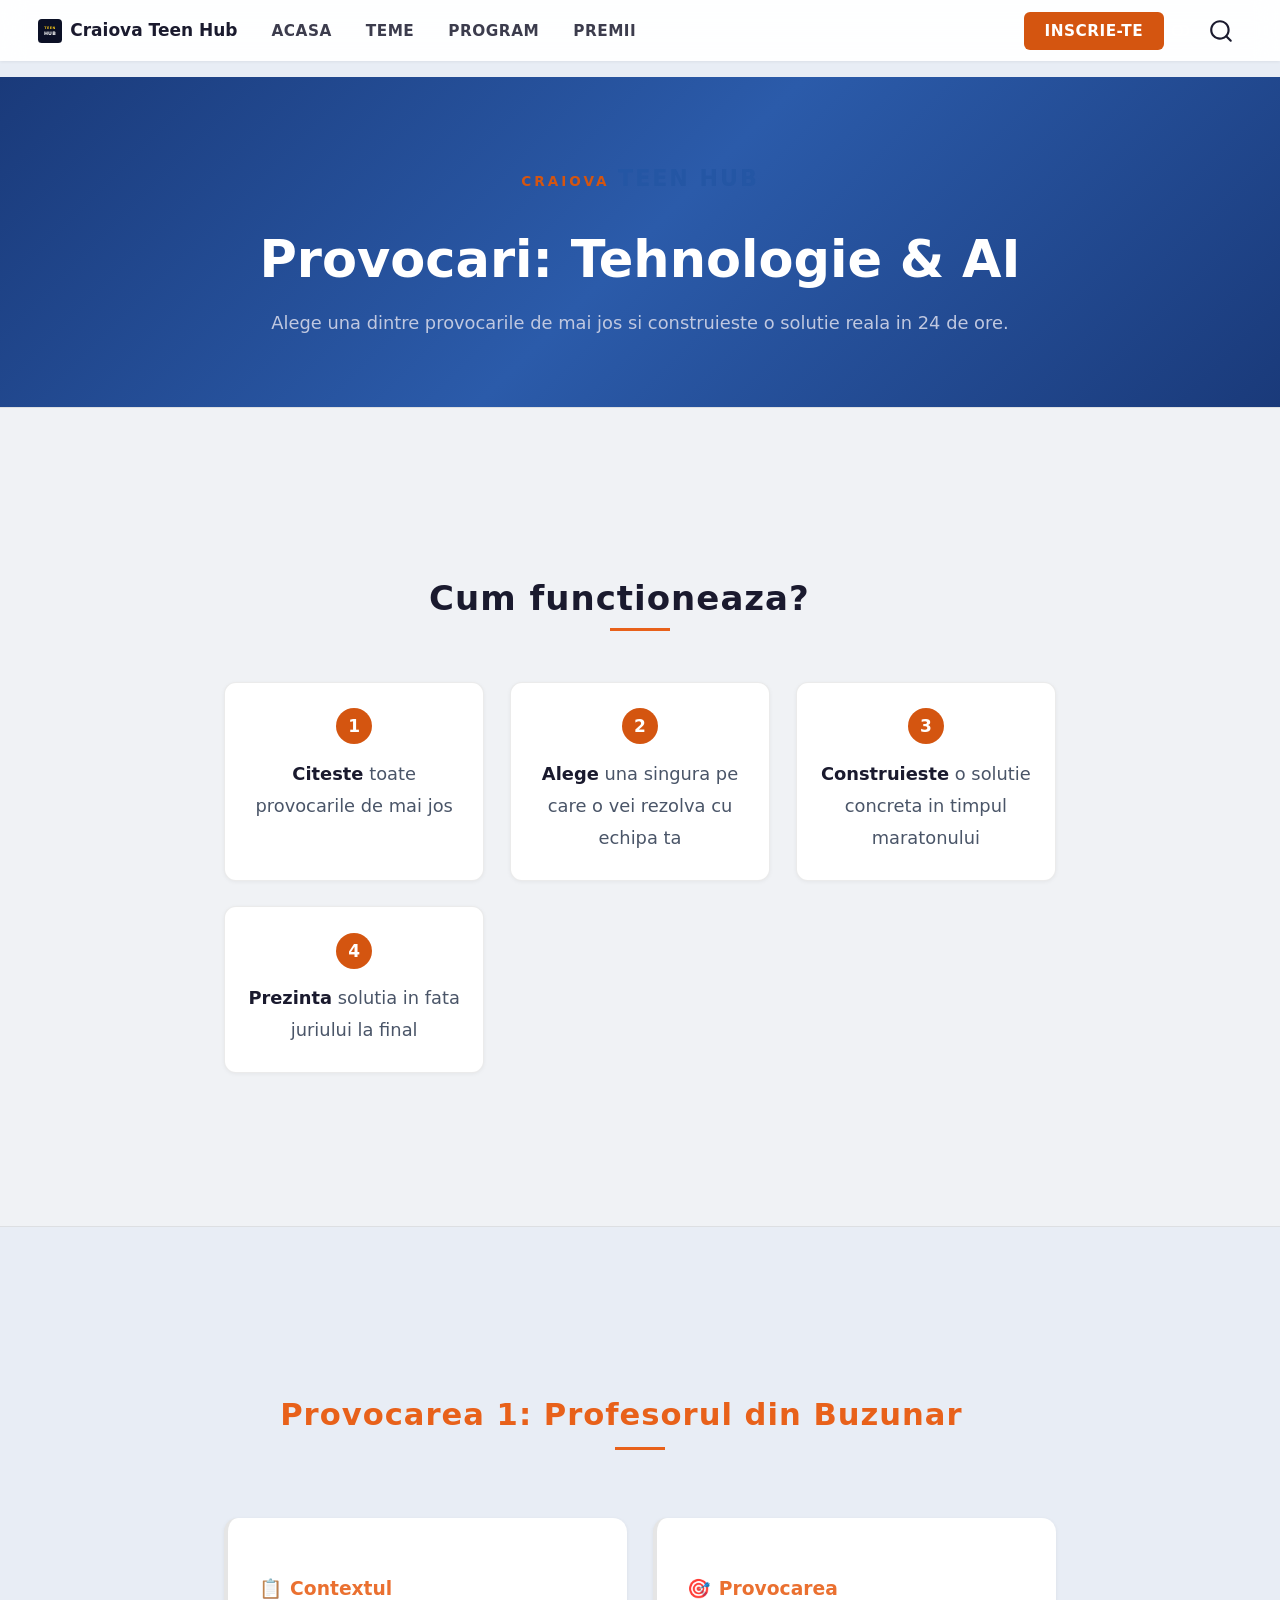
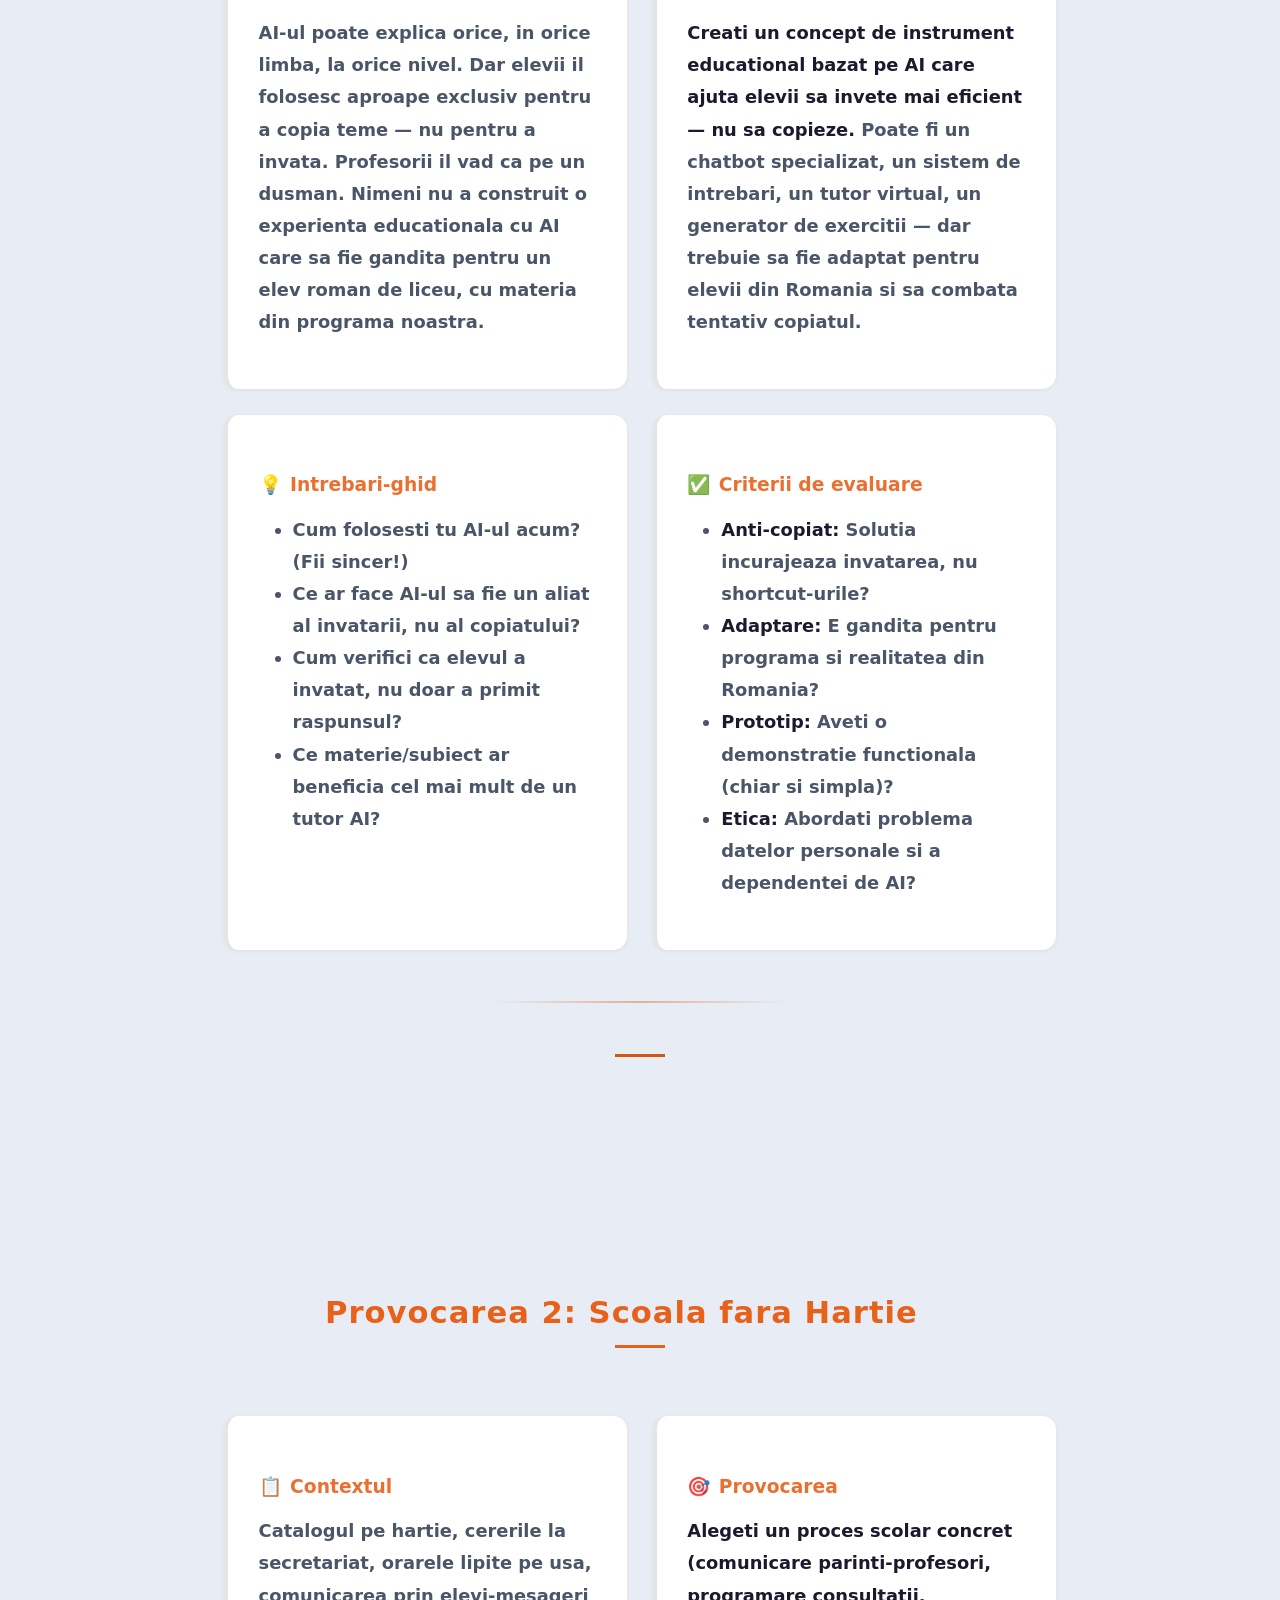
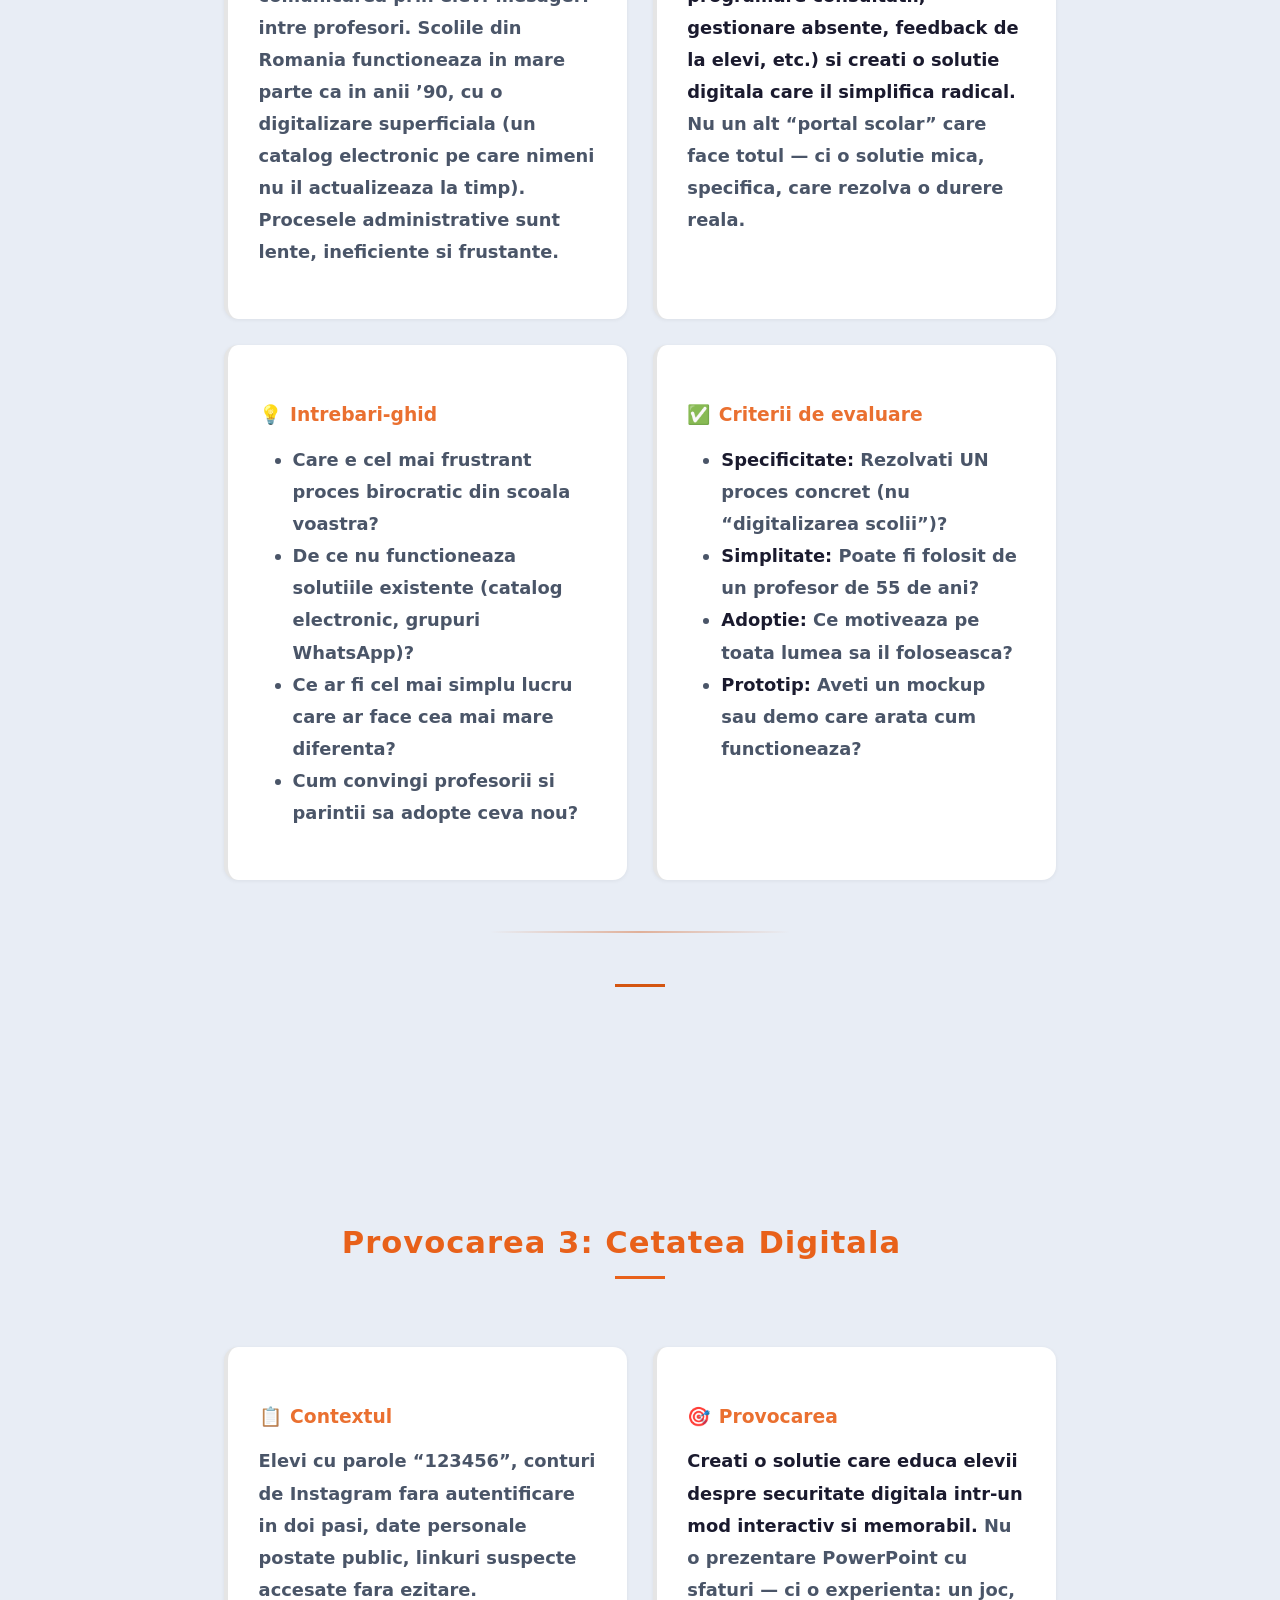
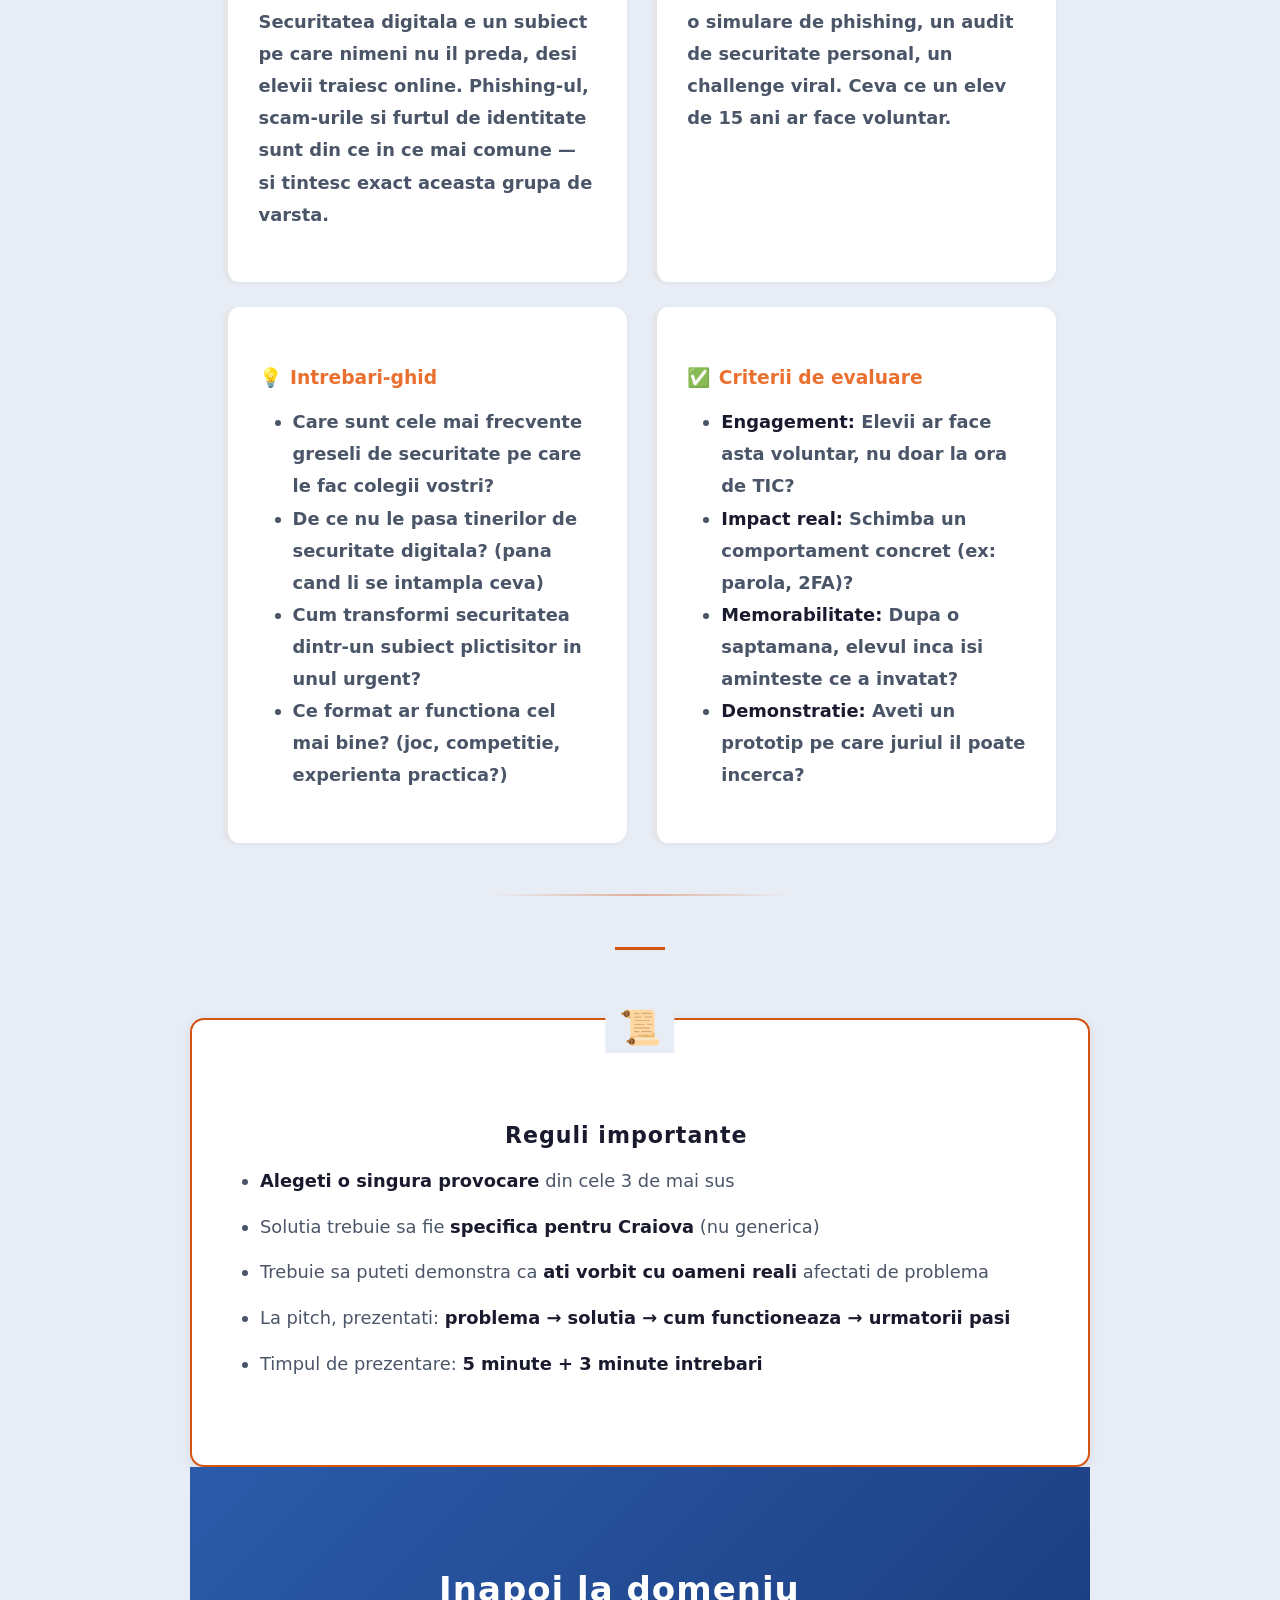
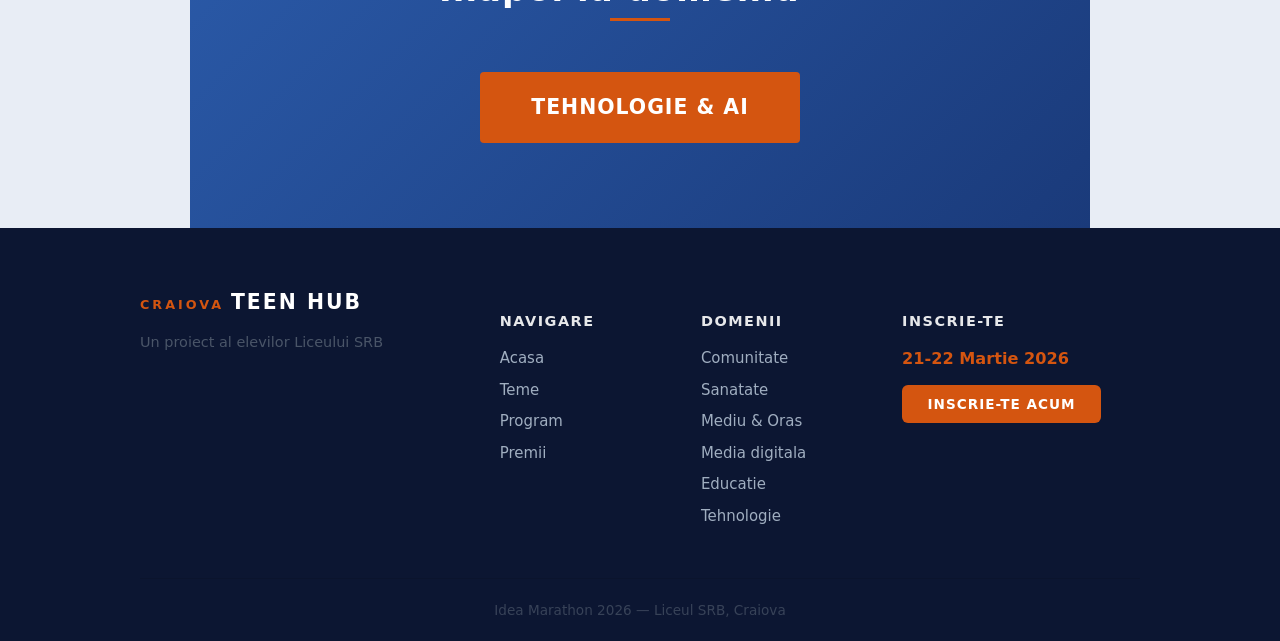
<file: challenges/tehnologie.html>
<!DOCTYPE html>
<html xmlns="http://www.w3.org/1999/xhtml" lang="en" xml:lang="en"><head>

<meta charset="utf-8">
<meta name="generator" content="quarto-1.8.26">

<meta name="viewport" content="width=device-width, initial-scale=1.0, user-scalable=yes">


<title>Provocari Tehnologie &amp; AI | Idea Marathon – Craiova Teen Hub</title>
<style>
code{white-space: pre-wrap;}
span.smallcaps{font-variant: small-caps;}
div.columns{display: flex; gap: min(4vw, 1.5em);}
div.column{flex: auto; overflow-x: auto;}
div.hanging-indent{margin-left: 1.5em; text-indent: -1.5em;}
ul.task-list{list-style: none;}
ul.task-list li input[type="checkbox"] {
  width: 0.8em;
  margin: 0 0.8em 0.2em -1em; /* quarto-specific, see https://github.com/quarto-dev/quarto-cli/issues/4556 */ 
  vertical-align: middle;
}
</style>


<script src="../site_libs/quarto-nav/quarto-nav.js"></script>
<script src="../site_libs/quarto-nav/headroom.min.js"></script>
<script src="../site_libs/clipboard/clipboard.min.js"></script>
<script src="../site_libs/quarto-search/autocomplete.umd.js"></script>
<script src="../site_libs/quarto-search/fuse.min.js"></script>
<script src="../site_libs/quarto-search/quarto-search.js"></script>
<meta name="quarto:offset" content="../">
<link href="../favicon.svg" rel="icon" type="image/svg+xml">
<script src="../site_libs/quarto-html/quarto.js" type="module"></script>
<script src="../site_libs/quarto-html/tabsets/tabsets.js" type="module"></script>
<script src="../site_libs/quarto-html/axe/axe-check.js" type="module"></script>
<script src="../site_libs/quarto-html/popper.min.js"></script>
<script src="../site_libs/quarto-html/tippy.umd.min.js"></script>
<script src="../site_libs/quarto-html/anchor.min.js"></script>
<link href="../site_libs/quarto-html/tippy.css" rel="stylesheet">
<link href="../site_libs/quarto-html/quarto-syntax-highlighting-587c61ba64f3a5504c4d52d930310e48.css" rel="stylesheet" class="quarto-color-scheme" id="quarto-text-highlighting-styles">
<link href="../site_libs/quarto-html/quarto-syntax-highlighting-dark-b758ccaa5987ceb1b75504551e579abf.css" rel="stylesheet" class="quarto-color-scheme quarto-color-alternate" id="quarto-text-highlighting-styles">
<link href="../site_libs/quarto-html/quarto-syntax-highlighting-587c61ba64f3a5504c4d52d930310e48.css" rel="stylesheet" class="quarto-color-scheme-extra" id="quarto-text-highlighting-styles">
<script src="../site_libs/bootstrap/bootstrap.min.js"></script>
<link href="../site_libs/bootstrap/bootstrap-icons.css" rel="stylesheet">
<link href="../site_libs/bootstrap/bootstrap-8185cfe6cc65199083a6c723d7da7d12.min.css" rel="stylesheet" append-hash="true" class="quarto-color-scheme" id="quarto-bootstrap" data-mode="light">
<link href="../site_libs/bootstrap/bootstrap-dark-67006fbea1832d3aa6421e30bd4da898.min.css" rel="stylesheet" append-hash="true" class="quarto-color-scheme quarto-color-alternate" id="quarto-bootstrap" data-mode="dark">
<link href="../site_libs/bootstrap/bootstrap-8185cfe6cc65199083a6c723d7da7d12.min.css" rel="stylesheet" append-hash="true" class="quarto-color-scheme-extra" id="quarto-bootstrap" data-mode="light">
<script id="quarto-search-options" type="application/json">{
  "location": "navbar",
  "copy-button": false,
  "collapse-after": 3,
  "panel-placement": "end",
  "type": "overlay",
  "limit": 50,
  "keyboard-shortcut": [
    "f",
    "/",
    "s"
  ],
  "show-item-context": false,
  "language": {
    "search-no-results-text": "No results",
    "search-matching-documents-text": "matching documents",
    "search-copy-link-title": "Copy link to search",
    "search-hide-matches-text": "Hide additional matches",
    "search-more-match-text": "more match in this document",
    "search-more-matches-text": "more matches in this document",
    "search-clear-button-title": "Clear",
    "search-text-placeholder": "",
    "search-detached-cancel-button-title": "Cancel",
    "search-submit-button-title": "Submit",
    "search-label": "Search"
  }
}</script>


<link rel="stylesheet" href="../styles.css">
<meta property="og:title" content="Provocari Tehnologie &amp; AI | Idea Marathon">
<meta property="og:description" content="Idea Marathon - Un maraton de solutii pentru elevii de clasa a IX-a din Craiova. 21-22 Martie 2026.">
<meta property="og:image" content="https://chenistdigital.github.io/teenhub/challenges/images/9.jpeg">
<meta property="og:site_name" content="Craiova Teen Hub">
<meta name="twitter:title" content="Provocari Tehnologie &amp; AI | Idea Marathon">
<meta name="twitter:image" content="https://chenistdigital.github.io/teenhub/challenges/images/9.jpeg">
<meta name="twitter:card" content="summary_large_image">
</head>

<body class="nav-fixed fullcontent quarto-light"><script id="quarto-html-before-body" type="application/javascript">
    const toggleBodyColorMode = (bsSheetEl) => {
      const mode = bsSheetEl.getAttribute("data-mode");
      const bodyEl = window.document.querySelector("body");
      if (mode === "dark") {
        bodyEl.classList.add("quarto-dark");
        bodyEl.classList.remove("quarto-light");
      } else {
        bodyEl.classList.add("quarto-light");
        bodyEl.classList.remove("quarto-dark");
      }
    }
    const toggleBodyColorPrimary = () => {
      const bsSheetEl = window.document.querySelector("link#quarto-bootstrap:not([rel=disabled-stylesheet])");
      if (bsSheetEl) {
        toggleBodyColorMode(bsSheetEl);
      }
    }
    const setColorSchemeToggle = (alternate) => {
      const toggles = window.document.querySelectorAll('.quarto-color-scheme-toggle');
      for (let i=0; i < toggles.length; i++) {
        const toggle = toggles[i];
        if (toggle) {
          if (alternate) {
            toggle.classList.add("alternate");
          } else {
            toggle.classList.remove("alternate");
          }
        }
      }
    };
    const toggleColorMode = (alternate) => {
      // Switch the stylesheets
      const primaryStylesheets = window.document.querySelectorAll('link.quarto-color-scheme:not(.quarto-color-alternate)');
      const alternateStylesheets = window.document.querySelectorAll('link.quarto-color-scheme.quarto-color-alternate');
      manageTransitions('#quarto-margin-sidebar .nav-link', false);
      if (alternate) {
        // note: dark is layered on light, we don't disable primary!
        enableStylesheet(alternateStylesheets);
        for (const sheetNode of alternateStylesheets) {
          if (sheetNode.id === "quarto-bootstrap") {
            toggleBodyColorMode(sheetNode);
          }
        }
      } else {
        disableStylesheet(alternateStylesheets);
        enableStylesheet(primaryStylesheets)
        toggleBodyColorPrimary();
      }
      manageTransitions('#quarto-margin-sidebar .nav-link', true);
      // Switch the toggles
      setColorSchemeToggle(alternate)
      // Hack to workaround the fact that safari doesn't
      // properly recolor the scrollbar when toggling (#1455)
      if (navigator.userAgent.indexOf('Safari') > 0 && navigator.userAgent.indexOf('Chrome') == -1) {
        manageTransitions("body", false);
        window.scrollTo(0, 1);
        setTimeout(() => {
          window.scrollTo(0, 0);
          manageTransitions("body", true);
        }, 40);
      }
    }
    const disableStylesheet = (stylesheets) => {
      for (let i=0; i < stylesheets.length; i++) {
        const stylesheet = stylesheets[i];
        stylesheet.rel = 'disabled-stylesheet';
      }
    }
    const enableStylesheet = (stylesheets) => {
      for (let i=0; i < stylesheets.length; i++) {
        const stylesheet = stylesheets[i];
        if(stylesheet.rel !== 'stylesheet') { // for Chrome, which will still FOUC without this check
          stylesheet.rel = 'stylesheet';
        }
      }
    }
    const manageTransitions = (selector, allowTransitions) => {
      const els = window.document.querySelectorAll(selector);
      for (let i=0; i < els.length; i++) {
        const el = els[i];
        if (allowTransitions) {
          el.classList.remove('notransition');
        } else {
          el.classList.add('notransition');
        }
      }
    }
    const isFileUrl = () => {
      return window.location.protocol === 'file:';
    }
    const hasAlternateSentinel = () => {
      let styleSentinel = getColorSchemeSentinel();
      if (styleSentinel !== null) {
        return styleSentinel === "alternate";
      } else {
        return false;
      }
    }
    const setStyleSentinel = (alternate) => {
      const value = alternate ? "alternate" : "default";
      if (!isFileUrl()) {
        window.localStorage.setItem("quarto-color-scheme", value);
      } else {
        localAlternateSentinel = value;
      }
    }
    const getColorSchemeSentinel = () => {
      if (!isFileUrl()) {
        const storageValue = window.localStorage.getItem("quarto-color-scheme");
        return storageValue != null ? storageValue : localAlternateSentinel;
      } else {
        return localAlternateSentinel;
      }
    }
    const toggleGiscusIfUsed = (isAlternate, darkModeDefault) => {
      const baseTheme = document.querySelector('#giscus-base-theme')?.value ?? 'light';
      const alternateTheme = document.querySelector('#giscus-alt-theme')?.value ?? 'dark';
      let newTheme = '';
      if(authorPrefersDark) {
        newTheme = isAlternate ? baseTheme : alternateTheme;
      } else {
        newTheme = isAlternate ? alternateTheme : baseTheme;
      }
      const changeGiscusTheme = () => {
        // From: https://github.com/giscus/giscus/issues/336
        const sendMessage = (message) => {
          const iframe = document.querySelector('iframe.giscus-frame');
          if (!iframe) return;
          iframe.contentWindow.postMessage({ giscus: message }, 'https://giscus.app');
        }
        sendMessage({
          setConfig: {
            theme: newTheme
          }
        });
      }
      const isGiscussLoaded = window.document.querySelector('iframe.giscus-frame') !== null;
      if (isGiscussLoaded) {
        changeGiscusTheme();
      }
    };
    const authorPrefersDark = false;
    const darkModeDefault = authorPrefersDark;
      document.querySelector('link#quarto-text-highlighting-styles.quarto-color-scheme-extra').rel = 'disabled-stylesheet';
      document.querySelector('link#quarto-bootstrap.quarto-color-scheme-extra').rel = 'disabled-stylesheet';
    let localAlternateSentinel = darkModeDefault ? 'alternate' : 'default';
    // Dark / light mode switch
    window.quartoToggleColorScheme = () => {
      // Read the current dark / light value
      let toAlternate = !hasAlternateSentinel();
      toggleColorMode(toAlternate);
      setStyleSentinel(toAlternate);
      toggleGiscusIfUsed(toAlternate, darkModeDefault);
      window.dispatchEvent(new Event('resize'));
    };
    // Switch to dark mode if need be
    if (hasAlternateSentinel()) {
      toggleColorMode(true);
    } else {
      toggleColorMode(false);
    }
  </script>

<div id="quarto-search-results"></div>
  <header id="quarto-header" class="headroom fixed-top">
    <nav class="navbar navbar-expand-lg " data-bs-theme="dark">
      <div class="navbar-container container-fluid">
      <div class="navbar-brand-container mx-auto">
    <a href="../index.html" class="navbar-brand navbar-brand-logo">
    <img src="../favicon.svg" alt="" class="navbar-logo light-content">
    <img src="../favicon.svg" alt="" class="navbar-logo dark-content">
    </a>
    <a class="navbar-brand" href="../index.html">
    <span class="navbar-title">Craiova Teen Hub</span>
    </a>
  </div>
            <div id="quarto-search" class="" title="Search"></div>
          <button class="navbar-toggler" type="button" data-bs-toggle="collapse" data-bs-target="#navbarCollapse" aria-controls="navbarCollapse" role="menu" aria-expanded="false" aria-label="Toggle navigation" onclick="if (window.quartoToggleHeadroom) { window.quartoToggleHeadroom(); }">
  <span class="navbar-toggler-icon"></span>
</button>
          <div class="collapse navbar-collapse" id="navbarCollapse">
            <ul class="navbar-nav navbar-nav-scroll me-auto">
  <li class="nav-item">
    <a class="nav-link" href="../index.html"> 
<span class="menu-text">Acasa</span></a>
  </li>  
  <li class="nav-item">
    <a class="nav-link" href="../index.html#teme"> 
<span class="menu-text">Teme</span></a>
  </li>  
  <li class="nav-item">
    <a class="nav-link" href="../index.html#program"> 
<span class="menu-text">Program</span></a>
  </li>  
  <li class="nav-item">
    <a class="nav-link" href="../index.html#premii"> 
<span class="menu-text">Premii</span></a>
  </li>  
</ul>
            <ul class="navbar-nav navbar-nav-scroll ms-auto">
  <li class="nav-item">
    <a class="nav-link" href="../inscriere.html"> 
<span class="menu-text">INSCRIE-TE</span></a>
  </li>  
</ul>
          </div> <!-- /navcollapse -->
            <div class="quarto-navbar-tools">
  <a href="" class="quarto-color-scheme-toggle quarto-navigation-tool  px-1" onclick="window.quartoToggleColorScheme(); return false;" title="Toggle dark mode"><i class="bi"></i></a>
</div>
      </div> <!-- /container-fluid -->
    </nav>
</header>
<!-- content -->
<div id="quarto-content" class="quarto-container page-columns page-rows-contents page-layout-article page-navbar">
<!-- sidebar -->
<!-- margin-sidebar -->
    
<!-- main -->
<main class="content" id="quarto-document-content"><header id="title-block-header" class="quarto-title-block"></header>





<div class="gated-placeholder">
<div class="lock-icon">
🔒
</div>
<h3 class="anchored">
Provocarile vor fi dezvaluite la startul maratonului
</h3>
<p>
21 Martie 2026, ora 14:00
</p>
<div class="countdown">

</div>
</div>
<div class="gated" style="display:none">
<div class="domain-hero">
<div class="logo-text logo-text-sm">
<p><span class="logo-craiova">CRAIOVA</span> <span class="logo-teenhub">TEEN HUB</span></p>
</div>
<section id="provocari-tehnologie-ai" class="level1">
<h1>Provocari: Tehnologie &amp; AI</h1>
<div class="tagline">
<p>Alege una dintre provocarile de mai jos si construieste o solutie reala in 24 de ore.</p>
</div>
</section>
</div>
<div class="dark-section">
<section id="cum-functioneaza" class="level2 inner">
<h2 class="anchored" data-anchor-id="cum-functioneaza">Cum functioneaza?</h2>
<ol type="1">
<li><strong>Citeste</strong> toate provocarile de mai jos</li>
<li><strong>Alege</strong> una singura pe care o vei rezolva cu echipa ta</li>
<li><strong>Construieste</strong> o solutie concreta in timpul maratonului</li>
<li><strong>Prezinta</strong> solutia in fata juriului la final</li>
</ol>
</section>
</div>
<section id="provocarea-1-profesorul-din-buzunar" class="level2 challenge-title">
<h2 class="challenge-title anchored" data-anchor-id="provocarea-1-profesorul-din-buzunar">Provocarea 1: Profesorul din Buzunar</h2>
<div class="challenge-grid">
<section id="contextul" class="level3 challenge-card">
<h3 class="anchored" data-anchor-id="contextul">Contextul</h3>
<p>AI-ul poate explica orice, in orice limba, la orice nivel. Dar elevii il folosesc aproape exclusiv pentru a copia teme — nu pentru a invata. Profesorii il vad ca pe un dusman. Nimeni nu a construit o experienta educationala cu AI care sa fie gandita pentru un elev roman de liceu, cu materia din programa noastra.</p>
</section>
<section id="provocarea" class="level3 challenge-card">
<h3 class="anchored" data-anchor-id="provocarea">Provocarea</h3>
<p><strong>Creati un concept de instrument educational bazat pe AI care ajuta elevii sa invete mai eficient — nu sa copieze.</strong> Poate fi un chatbot specializat, un sistem de intrebari, un tutor virtual, un generator de exercitii — dar trebuie sa fie adaptat pentru elevii din Romania si sa combata tentativ copiatul.</p>
</section>
<section id="intrebari-ghid" class="level3 challenge-card">
<h3 class="anchored" data-anchor-id="intrebari-ghid">Intrebari-ghid</h3>
<ul>
<li>Cum folosesti tu AI-ul acum? (Fii sincer!)</li>
<li>Ce ar face AI-ul sa fie un aliat al invatarii, nu al copiatului?</li>
<li>Cum verifici ca elevul a invatat, nu doar a primit raspunsul?</li>
<li>Ce materie/subiect ar beneficia cel mai mult de un tutor AI?</li>
</ul>
</section>
<section id="criterii-de-evaluare" class="level3 challenge-card">
<h3 class="anchored" data-anchor-id="criterii-de-evaluare">Criterii de evaluare</h3>
<ul>
<li><strong>Anti-copiat:</strong> Solutia incurajeaza invatarea, nu shortcut-urile?</li>
<li><strong>Adaptare:</strong> E gandita pentru programa si realitatea din Romania?</li>
<li><strong>Prototip:</strong> Aveti o demonstratie functionala (chiar si simpla)?</li>
<li><strong>Etica:</strong> Abordati problema datelor personale si a dependentei de AI?</li>
</ul>
</section>
</div>
<hr>
</section>
<section id="provocarea-2-scoala-fara-hartie" class="level2 challenge-title">
<h2 class="challenge-title anchored" data-anchor-id="provocarea-2-scoala-fara-hartie">Provocarea 2: Scoala fara Hartie</h2>
<div class="challenge-grid">
<section id="contextul-1" class="level3 challenge-card">
<h3 class="anchored" data-anchor-id="contextul-1">Contextul</h3>
<p>Catalogul pe hartie, cererile la secretariat, orarele lipite pe usa, comunicarea prin elevi-mesageri intre profesori. Scolile din Romania functioneaza in mare parte ca in anii ’90, cu o digitalizare superficiala (un catalog electronic pe care nimeni nu il actualizeaza la timp). Procesele administrative sunt lente, ineficiente si frustante.</p>
</section>
<section id="provocarea-1" class="level3 challenge-card">
<h3 class="anchored" data-anchor-id="provocarea-1">Provocarea</h3>
<p><strong>Alegeti un proces scolar concret (comunicare parinti-profesori, programare consultatii, gestionare absente, feedback de la elevi, etc.) si creati o solutie digitala care il simplifica radical.</strong> Nu un alt “portal scolar” care face totul — ci o solutie mica, specifica, care rezolva o durere reala.</p>
</section>
<section id="intrebari-ghid-1" class="level3 challenge-card">
<h3 class="anchored" data-anchor-id="intrebari-ghid-1">Intrebari-ghid</h3>
<ul>
<li>Care e cel mai frustrant proces birocratic din scoala voastra?</li>
<li>De ce nu functioneaza solutiile existente (catalog electronic, grupuri WhatsApp)?</li>
<li>Ce ar fi cel mai simplu lucru care ar face cea mai mare diferenta?</li>
<li>Cum convingi profesorii si parintii sa adopte ceva nou?</li>
</ul>
</section>
<section id="criterii-de-evaluare-1" class="level3 challenge-card">
<h3 class="anchored" data-anchor-id="criterii-de-evaluare-1">Criterii de evaluare</h3>
<ul>
<li><strong>Specificitate:</strong> Rezolvati UN proces concret (nu “digitalizarea scolii”)?</li>
<li><strong>Simplitate:</strong> Poate fi folosit de un profesor de 55 de ani?</li>
<li><strong>Adoptie:</strong> Ce motiveaza pe toata lumea sa il foloseasca?</li>
<li><strong>Prototip:</strong> Aveti un mockup sau demo care arata cum functioneaza?</li>
</ul>
</section>
</div>
<hr>
</section>
<section id="provocarea-3-cetatea-digitala" class="level2 challenge-title">
<h2 class="challenge-title anchored" data-anchor-id="provocarea-3-cetatea-digitala">Provocarea 3: Cetatea Digitala</h2>
<div class="challenge-grid">
<section id="contextul-2" class="level3 challenge-card">
<h3 class="anchored" data-anchor-id="contextul-2">Contextul</h3>
<p>Elevi cu parole “123456”, conturi de Instagram fara autentificare in doi pasi, date personale postate public, linkuri suspecte accesate fara ezitare. Securitatea digitala e un subiect pe care nimeni nu il preda, desi elevii traiesc online. Phishing-ul, scam-urile si furtul de identitate sunt din ce in ce mai comune — si tintesc exact aceasta grupa de varsta.</p>
</section>
<section id="provocarea-2" class="level3 challenge-card">
<h3 class="anchored" data-anchor-id="provocarea-2">Provocarea</h3>
<p><strong>Creati o solutie care educa elevii despre securitate digitala intr-un mod interactiv si memorabil.</strong> Nu o prezentare PowerPoint cu sfaturi — ci o experienta: un joc, o simulare de phishing, un audit de securitate personal, un challenge viral. Ceva ce un elev de 15 ani ar face voluntar.</p>
</section>
<section id="intrebari-ghid-2" class="level3 challenge-card">
<h3 class="anchored" data-anchor-id="intrebari-ghid-2">Intrebari-ghid</h3>
<ul>
<li>Care sunt cele mai frecvente greseli de securitate pe care le fac colegii vostri?</li>
<li>De ce nu le pasa tinerilor de securitate digitala? (pana cand li se intampla ceva)</li>
<li>Cum transformi securitatea dintr-un subiect plictisitor in unul urgent?</li>
<li>Ce format ar functiona cel mai bine? (joc, competitie, experienta practica?)</li>
</ul>
</section>
<section id="criterii-de-evaluare-2" class="level3 challenge-card">
<h3 class="anchored" data-anchor-id="criterii-de-evaluare-2">Criterii de evaluare</h3>
<ul>
<li><strong>Engagement:</strong> Elevii ar face asta voluntar, nu doar la ora de TIC?</li>
<li><strong>Impact real:</strong> Schimba un comportament concret (ex: parola, 2FA)?</li>
<li><strong>Memorabilitate:</strong> Dupa o saptamana, elevul inca isi aminteste ce a invatat?</li>
<li><strong>Demonstratie:</strong> Aveti un prototip pe care juriul il poate incerca?</li>
</ul>
</section>
</div>
<hr>
</section>
<section id="reguli-importante" class="level2 challenge-rules">
<h2 class="anchored" data-anchor-id="reguli-importante">Reguli importante</h2>
<ul>
<li><strong>Alegeti o singura provocare</strong> din cele 3 de mai sus</li>
<li>Solutia trebuie sa fie <strong>specifica pentru Craiova</strong> (nu generica)</li>
<li>Trebuie sa puteti demonstra ca <strong>ati vorbit cu oameni reali</strong> afectati de problema</li>
<li>La pitch, prezentati: <strong>problema → solutia → cum functioneaza → urmatorii pasi</strong></li>
<li>Timpul de prezentare: <strong>5 minute + 3 minute intrebari</strong></li>
</ul>
</section>
<section id="inapoi-la-domeniu" class="level2 cta-section">
<h2 class="anchored" data-anchor-id="inapoi-la-domeniu">Inapoi la domeniu</h2>
<p><a href="../tehnologie.html"><span class="cta-button">TEHNOLOGIE &amp; AI</span></a></p>
</section>
</div>
<button class="scroll-top" onclick="window.scrollTo({top:0,behavior:'smooth'})" aria-label="Scroll to top">
↑
</button>
<footer class="site-footer">
<div class="footer-inner">
<div class="footer-col footer-brand">
<div class="footer-logo">
<span class="logo-craiova">CRAIOVA</span> <span class="logo-teenhub">TEEN HUB</span>
</div>
<p class="footer-tagline">
Un proiect al elevilor Liceului SRB
</p>
</div>
<div class="footer-col">
<h4 class="anchored">
Navigare
</h4>
<ul>
<li>
<a href="../index.html">Acasa</a>
</li>
<li>
<a href="../index.html#teme">Teme</a>
</li>
<li>
<a href="../index.html#program">Program</a>
</li>
<li>
<a href="../index.html#premii">Premii</a>
</li>
</ul>
</div>
<div class="footer-col">
<h4 class="anchored">
Domenii
</h4>
<ul>
<li>
<a href="../comunitate.html">Comunitate</a>
</li>
<li>
<a href="../sanatate.html">Sanatate</a>
</li>
<li>
<a href="../mediu.html">Mediu &amp; Oras</a>
</li>
<li>
<a href="../media-digitala.html">Media digitala</a>
</li>
<li>
<a href="../educatie.html">Educatie</a>
</li>
<li>
<a href="../tehnologie.html">Tehnologie</a>
</li>
</ul>
</div>
<div class="footer-col">
<h4 class="anchored">
Inscrie-te
</h4>
<p class="footer-cta-text">
21-22 Martie 2026
</p>
<a href="../inscriere.html" class="footer-cta">INSCRIE-TE ACUM</a>
</div>
</div>
<div class="footer-bottom">
<p>
Idea Marathon 2026 — Liceul SRB, Craiova
</p>
</div>
</footer>



</main> <!-- /main -->
<script id="quarto-html-after-body" type="application/javascript">
  window.document.addEventListener("DOMContentLoaded", function (event) {
    // Ensure there is a toggle, if there isn't float one in the top right
    if (window.document.querySelector('.quarto-color-scheme-toggle') === null) {
      const a = window.document.createElement('a');
      a.classList.add('top-right');
      a.classList.add('quarto-color-scheme-toggle');
      a.href = "";
      a.onclick = function() { try { window.quartoToggleColorScheme(); } catch {} return false; };
      const i = window.document.createElement("i");
      i.classList.add('bi');
      a.appendChild(i);
      window.document.body.appendChild(a);
    }
    setColorSchemeToggle(hasAlternateSentinel())
    const icon = "";
    const anchorJS = new window.AnchorJS();
    anchorJS.options = {
      placement: 'right',
      icon: icon
    };
    anchorJS.add('.anchored');
    const isCodeAnnotation = (el) => {
      for (const clz of el.classList) {
        if (clz.startsWith('code-annotation-')) {                     
          return true;
        }
      }
      return false;
    }
    const onCopySuccess = function(e) {
      // button target
      const button = e.trigger;
      // don't keep focus
      button.blur();
      // flash "checked"
      button.classList.add('code-copy-button-checked');
      var currentTitle = button.getAttribute("title");
      button.setAttribute("title", "Copied!");
      let tooltip;
      if (window.bootstrap) {
        button.setAttribute("data-bs-toggle", "tooltip");
        button.setAttribute("data-bs-placement", "left");
        button.setAttribute("data-bs-title", "Copied!");
        tooltip = new bootstrap.Tooltip(button, 
          { trigger: "manual", 
            customClass: "code-copy-button-tooltip",
            offset: [0, -8]});
        tooltip.show();    
      }
      setTimeout(function() {
        if (tooltip) {
          tooltip.hide();
          button.removeAttribute("data-bs-title");
          button.removeAttribute("data-bs-toggle");
          button.removeAttribute("data-bs-placement");
        }
        button.setAttribute("title", currentTitle);
        button.classList.remove('code-copy-button-checked');
      }, 1000);
      // clear code selection
      e.clearSelection();
    }
    const getTextToCopy = function(trigger) {
      const outerScaffold = trigger.parentElement.cloneNode(true);
      const codeEl = outerScaffold.querySelector('code');
      for (const childEl of codeEl.children) {
        if (isCodeAnnotation(childEl)) {
          childEl.remove();
        }
      }
      return codeEl.innerText;
    }
    const clipboard = new window.ClipboardJS('.code-copy-button:not([data-in-quarto-modal])', {
      text: getTextToCopy
    });
    clipboard.on('success', onCopySuccess);
    if (window.document.getElementById('quarto-embedded-source-code-modal')) {
      const clipboardModal = new window.ClipboardJS('.code-copy-button[data-in-quarto-modal]', {
        text: getTextToCopy,
        container: window.document.getElementById('quarto-embedded-source-code-modal')
      });
      clipboardModal.on('success', onCopySuccess);
    }
      var localhostRegex = new RegExp(/^(?:http|https):\/\/localhost\:?[0-9]*\//);
      var mailtoRegex = new RegExp(/^mailto:/);
        var filterRegex = new RegExp("https:\/\/chenistdigital\.github\.io\/teenhub\/");
      var isInternal = (href) => {
          return filterRegex.test(href) || localhostRegex.test(href) || mailtoRegex.test(href);
      }
      // Inspect non-navigation links and adorn them if external
     var links = window.document.querySelectorAll('a[href]:not(.nav-link):not(.navbar-brand):not(.toc-action):not(.sidebar-link):not(.sidebar-item-toggle):not(.pagination-link):not(.no-external):not([aria-hidden]):not(.dropdown-item):not(.quarto-navigation-tool):not(.about-link)');
      for (var i=0; i<links.length; i++) {
        const link = links[i];
        if (!isInternal(link.href)) {
          // undo the damage that might have been done by quarto-nav.js in the case of
          // links that we want to consider external
          if (link.dataset.originalHref !== undefined) {
            link.href = link.dataset.originalHref;
          }
        }
      }
    function tippyHover(el, contentFn, onTriggerFn, onUntriggerFn) {
      const config = {
        allowHTML: true,
        maxWidth: 500,
        delay: 100,
        arrow: false,
        appendTo: function(el) {
            return el.parentElement;
        },
        interactive: true,
        interactiveBorder: 10,
        theme: 'quarto',
        placement: 'bottom-start',
      };
      if (contentFn) {
        config.content = contentFn;
      }
      if (onTriggerFn) {
        config.onTrigger = onTriggerFn;
      }
      if (onUntriggerFn) {
        config.onUntrigger = onUntriggerFn;
      }
      window.tippy(el, config); 
    }
    const noterefs = window.document.querySelectorAll('a[role="doc-noteref"]');
    for (var i=0; i<noterefs.length; i++) {
      const ref = noterefs[i];
      tippyHover(ref, function() {
        // use id or data attribute instead here
        let href = ref.getAttribute('data-footnote-href') || ref.getAttribute('href');
        try { href = new URL(href).hash; } catch {}
        const id = href.replace(/^#\/?/, "");
        const note = window.document.getElementById(id);
        if (note) {
          return note.innerHTML;
        } else {
          return "";
        }
      });
    }
    const xrefs = window.document.querySelectorAll('a.quarto-xref');
    const processXRef = (id, note) => {
      // Strip column container classes
      const stripColumnClz = (el) => {
        el.classList.remove("page-full", "page-columns");
        if (el.children) {
          for (const child of el.children) {
            stripColumnClz(child);
          }
        }
      }
      stripColumnClz(note)
      if (id === null || id.startsWith('sec-')) {
        // Special case sections, only their first couple elements
        const container = document.createElement("div");
        if (note.children && note.children.length > 2) {
          container.appendChild(note.children[0].cloneNode(true));
          for (let i = 1; i < note.children.length; i++) {
            const child = note.children[i];
            if (child.tagName === "P" && child.innerText === "") {
              continue;
            } else {
              container.appendChild(child.cloneNode(true));
              break;
            }
          }
          if (window.Quarto?.typesetMath) {
            window.Quarto.typesetMath(container);
          }
          return container.innerHTML
        } else {
          if (window.Quarto?.typesetMath) {
            window.Quarto.typesetMath(note);
          }
          return note.innerHTML;
        }
      } else {
        // Remove any anchor links if they are present
        const anchorLink = note.querySelector('a.anchorjs-link');
        if (anchorLink) {
          anchorLink.remove();
        }
        if (window.Quarto?.typesetMath) {
          window.Quarto.typesetMath(note);
        }
        if (note.classList.contains("callout")) {
          return note.outerHTML;
        } else {
          return note.innerHTML;
        }
      }
    }
    for (var i=0; i<xrefs.length; i++) {
      const xref = xrefs[i];
      tippyHover(xref, undefined, function(instance) {
        instance.disable();
        let url = xref.getAttribute('href');
        let hash = undefined; 
        if (url.startsWith('#')) {
          hash = url;
        } else {
          try { hash = new URL(url).hash; } catch {}
        }
        if (hash) {
          const id = hash.replace(/^#\/?/, "");
          const note = window.document.getElementById(id);
          if (note !== null) {
            try {
              const html = processXRef(id, note.cloneNode(true));
              instance.setContent(html);
            } finally {
              instance.enable();
              instance.show();
            }
          } else {
            // See if we can fetch this
            fetch(url.split('#')[0])
            .then(res => res.text())
            .then(html => {
              const parser = new DOMParser();
              const htmlDoc = parser.parseFromString(html, "text/html");
              const note = htmlDoc.getElementById(id);
              if (note !== null) {
                const html = processXRef(id, note);
                instance.setContent(html);
              } 
            }).finally(() => {
              instance.enable();
              instance.show();
            });
          }
        } else {
          // See if we can fetch a full url (with no hash to target)
          // This is a special case and we should probably do some content thinning / targeting
          fetch(url)
          .then(res => res.text())
          .then(html => {
            const parser = new DOMParser();
            const htmlDoc = parser.parseFromString(html, "text/html");
            const note = htmlDoc.querySelector('main.content');
            if (note !== null) {
              // This should only happen for chapter cross references
              // (since there is no id in the URL)
              // remove the first header
              if (note.children.length > 0 && note.children[0].tagName === "HEADER") {
                note.children[0].remove();
              }
              const html = processXRef(null, note);
              instance.setContent(html);
            } 
          }).finally(() => {
            instance.enable();
            instance.show();
          });
        }
      }, function(instance) {
      });
    }
        let selectedAnnoteEl;
        const selectorForAnnotation = ( cell, annotation) => {
          let cellAttr = 'data-code-cell="' + cell + '"';
          let lineAttr = 'data-code-annotation="' +  annotation + '"';
          const selector = 'span[' + cellAttr + '][' + lineAttr + ']';
          return selector;
        }
        const selectCodeLines = (annoteEl) => {
          const doc = window.document;
          const targetCell = annoteEl.getAttribute("data-target-cell");
          const targetAnnotation = annoteEl.getAttribute("data-target-annotation");
          const annoteSpan = window.document.querySelector(selectorForAnnotation(targetCell, targetAnnotation));
          const lines = annoteSpan.getAttribute("data-code-lines").split(",");
          const lineIds = lines.map((line) => {
            return targetCell + "-" + line;
          })
          let top = null;
          let height = null;
          let parent = null;
          if (lineIds.length > 0) {
              //compute the position of the single el (top and bottom and make a div)
              const el = window.document.getElementById(lineIds[0]);
              top = el.offsetTop;
              height = el.offsetHeight;
              parent = el.parentElement.parentElement;
            if (lineIds.length > 1) {
              const lastEl = window.document.getElementById(lineIds[lineIds.length - 1]);
              const bottom = lastEl.offsetTop + lastEl.offsetHeight;
              height = bottom - top;
            }
            if (top !== null && height !== null && parent !== null) {
              // cook up a div (if necessary) and position it 
              let div = window.document.getElementById("code-annotation-line-highlight");
              if (div === null) {
                div = window.document.createElement("div");
                div.setAttribute("id", "code-annotation-line-highlight");
                div.style.position = 'absolute';
                parent.appendChild(div);
              }
              div.style.top = top - 2 + "px";
              div.style.height = height + 4 + "px";
              div.style.left = 0;
              let gutterDiv = window.document.getElementById("code-annotation-line-highlight-gutter");
              if (gutterDiv === null) {
                gutterDiv = window.document.createElement("div");
                gutterDiv.setAttribute("id", "code-annotation-line-highlight-gutter");
                gutterDiv.style.position = 'absolute';
                const codeCell = window.document.getElementById(targetCell);
                const gutter = codeCell.querySelector('.code-annotation-gutter');
                gutter.appendChild(gutterDiv);
              }
              gutterDiv.style.top = top - 2 + "px";
              gutterDiv.style.height = height + 4 + "px";
            }
            selectedAnnoteEl = annoteEl;
          }
        };
        const unselectCodeLines = () => {
          const elementsIds = ["code-annotation-line-highlight", "code-annotation-line-highlight-gutter"];
          elementsIds.forEach((elId) => {
            const div = window.document.getElementById(elId);
            if (div) {
              div.remove();
            }
          });
          selectedAnnoteEl = undefined;
        };
          // Handle positioning of the toggle
      window.addEventListener(
        "resize",
        throttle(() => {
          elRect = undefined;
          if (selectedAnnoteEl) {
            selectCodeLines(selectedAnnoteEl);
          }
        }, 10)
      );
      function throttle(fn, ms) {
      let throttle = false;
      let timer;
        return (...args) => {
          if(!throttle) { // first call gets through
              fn.apply(this, args);
              throttle = true;
          } else { // all the others get throttled
              if(timer) clearTimeout(timer); // cancel #2
              timer = setTimeout(() => {
                fn.apply(this, args);
                timer = throttle = false;
              }, ms);
          }
        };
      }
        // Attach click handler to the DT
        const annoteDls = window.document.querySelectorAll('dt[data-target-cell]');
        for (const annoteDlNode of annoteDls) {
          annoteDlNode.addEventListener('click', (event) => {
            const clickedEl = event.target;
            if (clickedEl !== selectedAnnoteEl) {
              unselectCodeLines();
              const activeEl = window.document.querySelector('dt[data-target-cell].code-annotation-active');
              if (activeEl) {
                activeEl.classList.remove('code-annotation-active');
              }
              selectCodeLines(clickedEl);
              clickedEl.classList.add('code-annotation-active');
            } else {
              // Unselect the line
              unselectCodeLines();
              clickedEl.classList.remove('code-annotation-active');
            }
          });
        }
    const findCites = (el) => {
      const parentEl = el.parentElement;
      if (parentEl) {
        const cites = parentEl.dataset.cites;
        if (cites) {
          return {
            el,
            cites: cites.split(' ')
          };
        } else {
          return findCites(el.parentElement)
        }
      } else {
        return undefined;
      }
    };
    var bibliorefs = window.document.querySelectorAll('a[role="doc-biblioref"]');
    for (var i=0; i<bibliorefs.length; i++) {
      const ref = bibliorefs[i];
      const citeInfo = findCites(ref);
      if (citeInfo) {
        tippyHover(citeInfo.el, function() {
          var popup = window.document.createElement('div');
          citeInfo.cites.forEach(function(cite) {
            var citeDiv = window.document.createElement('div');
            citeDiv.classList.add('hanging-indent');
            citeDiv.classList.add('csl-entry');
            var biblioDiv = window.document.getElementById('ref-' + cite);
            if (biblioDiv) {
              citeDiv.innerHTML = biblioDiv.innerHTML;
            }
            popup.appendChild(citeDiv);
          });
          return popup.innerHTML;
        });
      }
    }
  });
  </script>
</div> <!-- /content -->
<script src="../unlock.js"></script>




</body></html>
</file>
<file: site_libs/quarto-html/tippy.css>
.tippy-box[data-animation=fade][data-state=hidden]{opacity:0}[data-tippy-root]{max-width:calc(100vw - 10px)}.tippy-box{position:relative;background-color:#333;color:#fff;border-radius:4px;font-size:14px;line-height:1.4;white-space:normal;outline:0;transition-property:transform,visibility,opacity}.tippy-box[data-placement^=top]>.tippy-arrow{bottom:0}.tippy-box[data-placement^=top]>.tippy-arrow:before{bottom:-7px;left:0;border-width:8px 8px 0;border-top-color:initial;transform-origin:center top}.tippy-box[data-placement^=bottom]>.tippy-arrow{top:0}.tippy-box[data-placement^=bottom]>.tippy-arrow:before{top:-7px;left:0;border-width:0 8px 8px;border-bottom-color:initial;transform-origin:center bottom}.tippy-box[data-placement^=left]>.tippy-arrow{right:0}.tippy-box[data-placement^=left]>.tippy-arrow:before{border-width:8px 0 8px 8px;border-left-color:initial;right:-7px;transform-origin:center left}.tippy-box[data-placement^=right]>.tippy-arrow{left:0}.tippy-box[data-placement^=right]>.tippy-arrow:before{left:-7px;border-width:8px 8px 8px 0;border-right-color:initial;transform-origin:center right}.tippy-box[data-inertia][data-state=visible]{transition-timing-function:cubic-bezier(.54,1.5,.38,1.11)}.tippy-arrow{width:16px;height:16px;color:#333}.tippy-arrow:before{content:"";position:absolute;border-color:transparent;border-style:solid}.tippy-content{position:relative;padding:5px 9px;z-index:1}
</file>
<file: site_libs/quarto-html/quarto-syntax-highlighting-587c61ba64f3a5504c4d52d930310e48.css>
/* quarto syntax highlight colors */
:root {
  --quarto-hl-ot-color: #003B4F;
  --quarto-hl-at-color: #657422;
  --quarto-hl-ss-color: #20794D;
  --quarto-hl-an-color: #5E5E5E;
  --quarto-hl-fu-color: #4758AB;
  --quarto-hl-st-color: #20794D;
  --quarto-hl-cf-color: #003B4F;
  --quarto-hl-op-color: #5E5E5E;
  --quarto-hl-er-color: #AD0000;
  --quarto-hl-bn-color: #AD0000;
  --quarto-hl-al-color: #AD0000;
  --quarto-hl-va-color: #111111;
  --quarto-hl-bu-color: inherit;
  --quarto-hl-ex-color: inherit;
  --quarto-hl-pp-color: #AD0000;
  --quarto-hl-in-color: #5E5E5E;
  --quarto-hl-vs-color: #20794D;
  --quarto-hl-wa-color: #5E5E5E;
  --quarto-hl-do-color: #5E5E5E;
  --quarto-hl-im-color: #00769E;
  --quarto-hl-ch-color: #20794D;
  --quarto-hl-dt-color: #AD0000;
  --quarto-hl-fl-color: #AD0000;
  --quarto-hl-co-color: #5E5E5E;
  --quarto-hl-cv-color: #5E5E5E;
  --quarto-hl-cn-color: #8f5902;
  --quarto-hl-sc-color: #5E5E5E;
  --quarto-hl-dv-color: #AD0000;
  --quarto-hl-kw-color: #003B4F;
}

/* other quarto variables */
:root {
  --quarto-font-monospace: SFMono-Regular, Menlo, Monaco, Consolas, "Liberation Mono", "Courier New", monospace;
}

/* syntax highlight based on Pandoc's rules */
pre > code.sourceCode > span {
  color: #003B4F;
}

code.sourceCode > span {
  color: #003B4F;
}

div.sourceCode,
div.sourceCode pre.sourceCode {
  color: #003B4F;
}

/* Normal */
code span {
  color: #003B4F;
}

/* Alert */
code span.al {
  color: #AD0000;
  font-style: inherit;
}

/* Annotation */
code span.an {
  color: #5E5E5E;
  font-style: inherit;
}

/* Attribute */
code span.at {
  color: #657422;
  font-style: inherit;
}

/* BaseN */
code span.bn {
  color: #AD0000;
  font-style: inherit;
}

/* BuiltIn */
code span.bu {
  font-style: inherit;
}

/* ControlFlow */
code span.cf {
  color: #003B4F;
  font-weight: bold;
  font-style: inherit;
}

/* Char */
code span.ch {
  color: #20794D;
  font-style: inherit;
}

/* Constant */
code span.cn {
  color: #8f5902;
  font-style: inherit;
}

/* Comment */
code span.co {
  color: #5E5E5E;
  font-style: inherit;
}

/* CommentVar */
code span.cv {
  color: #5E5E5E;
  font-style: italic;
}

/* Documentation */
code span.do {
  color: #5E5E5E;
  font-style: italic;
}

/* DataType */
code span.dt {
  color: #AD0000;
  font-style: inherit;
}

/* DecVal */
code span.dv {
  color: #AD0000;
  font-style: inherit;
}

/* Error */
code span.er {
  color: #AD0000;
  font-style: inherit;
}

/* Extension */
code span.ex {
  font-style: inherit;
}

/* Float */
code span.fl {
  color: #AD0000;
  font-style: inherit;
}

/* Function */
code span.fu {
  color: #4758AB;
  font-style: inherit;
}

/* Import */
code span.im {
  color: #00769E;
  font-style: inherit;
}

/* Information */
code span.in {
  color: #5E5E5E;
  font-style: inherit;
}

/* Keyword */
code span.kw {
  color: #003B4F;
  font-weight: bold;
  font-style: inherit;
}

/* Operator */
code span.op {
  color: #5E5E5E;
  font-style: inherit;
}

/* Other */
code span.ot {
  color: #003B4F;
  font-style: inherit;
}

/* Preprocessor */
code span.pp {
  color: #AD0000;
  font-style: inherit;
}

/* SpecialChar */
code span.sc {
  color: #5E5E5E;
  font-style: inherit;
}

/* SpecialString */
code span.ss {
  color: #20794D;
  font-style: inherit;
}

/* String */
code span.st {
  color: #20794D;
  font-style: inherit;
}

/* Variable */
code span.va {
  color: #111111;
  font-style: inherit;
}

/* VerbatimString */
code span.vs {
  color: #20794D;
  font-style: inherit;
}

/* Warning */
code span.wa {
  color: #5E5E5E;
  font-style: italic;
}

.prevent-inlining {
  content: "</";
}

/*# sourceMappingURL=2dce1cc6c82594539e1579de68416b47.css.map */
</file>
<file: site_libs/quarto-html/quarto-syntax-highlighting-dark-b758ccaa5987ceb1b75504551e579abf.css>
/* quarto syntax highlight colors */
:root {
  --quarto-hl-al-color: #f07178;
  --quarto-hl-an-color: #d4d0ab;
  --quarto-hl-at-color: #00e0e0;
  --quarto-hl-bn-color: #d4d0ab;
  --quarto-hl-bu-color: #abe338;
  --quarto-hl-ch-color: #abe338;
  --quarto-hl-co-color: #f8f8f2;
  --quarto-hl-cv-color: #ffd700;
  --quarto-hl-cn-color: #ffd700;
  --quarto-hl-cf-color: #ffa07a;
  --quarto-hl-dt-color: #ffa07a;
  --quarto-hl-dv-color: #d4d0ab;
  --quarto-hl-do-color: #f8f8f2;
  --quarto-hl-er-color: #f07178;
  --quarto-hl-ex-color: #00e0e0;
  --quarto-hl-fl-color: #d4d0ab;
  --quarto-hl-fu-color: #ffa07a;
  --quarto-hl-im-color: #abe338;
  --quarto-hl-in-color: #d4d0ab;
  --quarto-hl-kw-color: #ffa07a;
  --quarto-hl-op-color: #ffa07a;
  --quarto-hl-ot-color: #00e0e0;
  --quarto-hl-pp-color: #dcc6e0;
  --quarto-hl-re-color: #00e0e0;
  --quarto-hl-sc-color: #abe338;
  --quarto-hl-ss-color: #abe338;
  --quarto-hl-st-color: #abe338;
  --quarto-hl-va-color: #00e0e0;
  --quarto-hl-vs-color: #abe338;
  --quarto-hl-wa-color: #dcc6e0;
}

/* other quarto variables */
:root {
  --quarto-font-monospace: SFMono-Regular, Menlo, Monaco, Consolas, "Liberation Mono", "Courier New", monospace;
}

/* syntax highlight based on Pandoc's rules */
pre > code.sourceCode > span {
  color: #f8f8f2;
}

code.sourceCode > span {
  color: #f8f8f2;
}

div.sourceCode,
div.sourceCode pre.sourceCode {
  color: #f8f8f2;
}

/* Normal */
code span {
  color: #f8f8f2;
}

/* Alert */
code span.al {
  color: #f07178;
}

/* Annotation */
code span.an {
  color: #d4d0ab;
}

/* Attribute */
code span.at {
  color: #00e0e0;
}

/* BaseN */
code span.bn {
  color: #d4d0ab;
}

/* BuiltIn */
code span.bu {
  color: #abe338;
}

/* ControlFlow */
code span.cf {
  font-weight: bold;
  color: #ffa07a;
}

/* Char */
code span.ch {
  color: #abe338;
}

/* Constant */
code span.cn {
  color: #ffd700;
}

/* Comment */
code span.co {
  font-style: italic;
  color: #f8f8f2;
}

/* CommentVar */
code span.cv {
  color: #ffd700;
}

/* Documentation */
code span.do {
  color: #f8f8f2;
}

/* DataType */
code span.dt {
  color: #ffa07a;
}

/* DecVal */
code span.dv {
  color: #d4d0ab;
}

/* Error */
code span.er {
  color: #f07178;
  text-decoration: underline;
}

/* Extension */
code span.ex {
  font-weight: bold;
  color: #00e0e0;
}

/* Float */
code span.fl {
  color: #d4d0ab;
}

/* Function */
code span.fu {
  color: #ffa07a;
}

/* Import */
code span.im {
  color: #abe338;
}

/* Information */
code span.in {
  color: #d4d0ab;
}

/* Keyword */
code span.kw {
  font-weight: bold;
  color: #ffa07a;
}

/* Operator */
code span.op {
  color: #ffa07a;
}

/* Other */
code span.ot {
  color: #00e0e0;
}

/* Preprocessor */
code span.pp {
  color: #dcc6e0;
}

/* RegionMarker */
code span.re {
  background-color: #f8f8f2;
  color: #00e0e0;
}

/* SpecialChar */
code span.sc {
  color: #abe338;
}

/* SpecialString */
code span.ss {
  color: #abe338;
}

/* String */
code span.st {
  color: #abe338;
}

/* Variable */
code span.va {
  color: #00e0e0;
}

/* VerbatimString */
code span.vs {
  color: #abe338;
}

/* Warning */
code span.wa {
  color: #dcc6e0;
}

.prevent-inlining {
  content: "</";
}

/*# sourceMappingURL=6c091f0476edacc1e88d089996040f32.css.map */
</file>
<file: styles.css>
/* ===== DARK THEME (default) ===== */
:root {
  --dark-bg: #0f1a3a;
  --dark-card: #162044;
  --dark-card-alt: #1c2a52;
  --accent-blue: #2b5baa;
  --accent-orange: #e8611a;
  --accent-yellow: #e8611a;
  --text-primary: #f0f0f0;
  --text-secondary: #a0aec0;
  --border-subtle: rgba(255, 255, 255, 0.08);
}

body {
  background-color: var(--dark-bg) !important;
  color: var(--text-primary) !important;
  font-family: 'Segoe UI', system-ui, -apple-system, sans-serif !important;
}

#quarto-content {
  padding: 0 !important;
}

#quarto-content > * {
  padding-top: 0 !important;
}

main.content,
#quarto-document-content {
  max-width: 100% !important;
  width: 100% !important;
  margin: 0 !important;
  padding: 0 !important;
}

/* Make all content break out of Quarto's grid columns */
.page-columns {
  display: block !important;
}

.page-columns > main.content {
  display: block !important;
}

.navbar {
  background-color: rgba(12, 22, 50, 0.95) !important;
  backdrop-filter: blur(12px) !important;
  -webkit-backdrop-filter: blur(12px) !important;
  border-bottom: none !important;
  padding: 0.6rem 1.5rem !important;
  transition: background-color 0.3s ease !important;
}

.navbar-brand {
  display: flex !important;
  align-items: center !important;
  gap: 0 !important;
}

.navbar .navbar-brand-container {
  margin-right: 2rem !important;
}

.navbar .navbar-logo {
  height: 28px !important;
  width: auto !important;
}

.navbar .navbar-title {
  font-size: 1rem !important;
  font-weight: 700 !important;
}

.navbar .nav-link {
  font-weight: 600 !important;
  font-size: 0.9rem !important;
  letter-spacing: 0.5px !important;
  text-transform: uppercase !important;
  padding: 0.5rem 1rem !important;
  transition: color 0.2s ease, opacity 0.2s ease !important;
  opacity: 0.85;
}

.navbar .nav-link:hover {
  opacity: 1 !important;
  color: var(--accent-yellow) !important;
}

.navbar .nav-link.active {
  opacity: 1 !important;
  color: var(--accent-yellow) !important;
}

/* Navbar CTA button (Inscrie-te) */
.navbar .navbar-nav.navbar-nav-scroll + .quarto-navbar-tools + .navbar-nav .nav-link,
.navbar-nav .nav-item:last-child .nav-link[href*="inscriere"] {
  background: var(--accent-orange) !important;
  color: #ffffff !important;
  border-radius: 6px !important;
  padding: 0.45rem 1.2rem !important;
  font-weight: 700 !important;
  opacity: 1 !important;
  transition: background 0.2s ease, transform 0.2s ease !important;
}

.navbar-nav .nav-item:last-child .nav-link[href*="inscriere"]:hover {
  background: #d4550f !important;
  transform: translateY(-1px) !important;
}

/* Navbar utility icons (toggle, search) */
.quarto-color-scheme-toggle,
.quarto-navbar-tools .quarto-navigation-tool {
  font-size: 1.1rem !important;
  padding: 0.35rem 0.5rem !important;
  border-radius: 6px !important;
  transition: background 0.2s ease !important;
}

.quarto-color-scheme-toggle:hover,
.quarto-navbar-tools .quarto-navigation-tool:hover {
  background: rgba(255, 255, 255, 0.1) !important;
}

#quarto-search button {
  font-size: 1.1rem !important;
}

/* ===== HERO ===== */
.hero {
  background: linear-gradient(135deg, #0f1a3a 0%, #2b5baa 50%, #0f1a3a 100%) !important;
  padding: 6rem 2rem 5rem !important;
  text-align: center !important;
  position: relative !important;
  overflow: hidden !important;
  max-width: 100% !important;
}

.hero::before {
  content: '' !important;
  position: absolute !important;
  top: 0; left: 0; right: 0; bottom: 0;
  background:
    radial-gradient(1px 1px at 20% 30%, rgba(255,255,255,0.3), transparent),
    radial-gradient(1px 1px at 40% 70%, rgba(255,255,255,0.2), transparent),
    radial-gradient(1px 1px at 60% 20%, rgba(255,255,255,0.3), transparent),
    radial-gradient(1px 1px at 80% 50%, rgba(255,255,255,0.15), transparent),
    radial-gradient(1px 1px at 10% 80%, rgba(255,255,255,0.2), transparent),
    radial-gradient(1px 1px at 90% 10%, rgba(255,255,255,0.25), transparent),
    radial-gradient(1.5px 1.5px at 50% 50%, rgba(232,97,26,0.4), transparent),
    radial-gradient(1px 1px at 70% 85%, rgba(255,255,255,0.2), transparent) !important;
  pointer-events: none;
}

.hero h1 {
  color: #ffffff !important;
  font-size: 3.5rem !important;
  font-weight: 900 !important;
  letter-spacing: 2px;
  margin-bottom: 0.3rem !important;
  position: relative;
  border-bottom: none !important;
  padding-bottom: 0 !important;
}

.hero .subtitle,
.hero .subtitle p {
  color: var(--accent-yellow) !important;
  font-size: 2rem !important;
  font-weight: 800 !important;
  letter-spacing: 4px;
  text-transform: uppercase;
  position: relative;
}

.hero .tagline,
.hero .tagline p {
  font-size: 1.25rem !important;
  color: var(--text-secondary) !important;
  margin-top: 1.5rem;
  position: relative;
}

.hero .tagline strong {
  color: #ffffff !important;
}

.date-badge {
  display: inline-block !important;
  background: var(--accent-orange) !important;
  color: #ffffff !important;
  padding: 0.5rem 1.8rem !important;
  border-radius: 4px !important;
  font-size: 1.1rem !important;
  font-weight: 800 !important;
  margin-top: 2rem;
  letter-spacing: 1px;
  position: relative;
}

.date-badge p {
  margin: 0 !important;
  color: inherit !important;
  font-size: inherit !important;
  font-weight: inherit !important;
}

/* ===== STATS ===== */
.stats-row {
  display: flex !important;
  justify-content: center !important;
  gap: 3rem !important;
  flex-wrap: wrap;
  padding: 3rem 2rem !important;
  background: var(--dark-card) !important;
  border-top: 1px solid var(--border-subtle) !important;
  border-bottom: 1px solid var(--border-subtle) !important;
  max-width: 100% !important;
}

.stat-item { text-align: center; }

.stat-number,
.stat-number p {
  font-size: 2.5rem !important;
  font-weight: 900 !important;
  color: var(--accent-orange) !important;
  display: block;
  margin: 0 !important;
}

.stat-label,
.stat-label p {
  font-size: 0.9rem !important;
  color: var(--text-secondary) !important;
  text-transform: uppercase;
  letter-spacing: 1px;
  margin: 0 !important;
}

/* ===== GALLERY ===== */
.gallery {
  display: grid !important;
  grid-template-columns: repeat(3, 1fr) !important;
  grid-template-rows: auto auto !important;
  gap: 0.8rem !important;
  padding: 3rem 2rem !important;
  max-width: 1100px !important;
  margin: 0 auto !important;
}

.gallery figure {
  margin: 0 !important;
}

.gallery img {
  width: 100% !important;
  height: 220px !important;
  object-fit: cover !important;
  border-radius: 8px !important;
  border: 1px solid var(--border-subtle);
  transition: transform 0.3s ease, filter 0.3s ease;
}

.gallery img:hover {
  transform: scale(1.03);
  filter: brightness(1.1);
}

.gallery figcaption { display: none !important; }

/* ===== SECTIONS ===== */
section.level2 {
  padding: 4rem 2rem !important;
  max-width: 900px !important;
  margin: 0 auto !important;
  text-align: center !important;
}

section.level2 p,
section.level2 li {
  text-align: left !important;
}

section.cta-section p,
section.cta-section .limited p {
  text-align: center !important;
}

section h2 {
  color: #ffffff !important;
  font-size: 2rem !important;
  font-weight: 800 !important;
  letter-spacing: 1px;
  margin-bottom: 1.5rem !important;
  position: relative;
  display: inline-block;
  border-bottom: none !important;
  padding-bottom: 0 !important;
}

section h2::after {
  content: '';
  display: block;
  width: 60px;
  height: 3px;
  background: var(--accent-orange);
  margin-top: 0.5rem;
  margin-left: auto;
  margin-right: auto;
}

section p, section li {
  color: var(--text-secondary) !important;
  font-size: 1.05rem !important;
  line-height: 1.8 !important;
}

section strong {
  color: #ffffff !important;
}

/* ===== DARK CARD SECTIONS ===== */
.dark-section {
  background: var(--dark-card) !important;
  padding: 4rem 2rem !important;
  max-width: 100% !important;
  border-top: 1px solid var(--border-subtle) !important;
  border-bottom: 1px solid var(--border-subtle) !important;
}

.dark-section .inner {
  max-width: 900px;
  margin: 0 auto;
}

/* ===== DOMAIN GRID ===== */
.domain-grid {
  display: grid !important;
  grid-template-columns: repeat(3, 1fr) !important;
  gap: 1.2rem !important;
  margin-top: 2rem;
}

.domain-card {
  display: flex !important;
  flex-direction: column !important;
  align-items: center !important;
  text-align: center !important;
  padding: 2rem 1.2rem !important;
  border-radius: 14px !important;
  text-decoration: none !important;
  cursor: pointer;
  transition: transform 0.3s ease, box-shadow 0.3s ease;
  border: 1px solid var(--border-subtle) !important;
  background: var(--dark-card-alt) !important;
  position: relative;
  overflow: hidden;
}

.domain-card::before {
  content: '';
  position: absolute;
  top: 0;
  left: 0;
  right: 0;
  height: 4px;
}

.domain-card:hover {
  transform: translateY(-5px);
}

.domain-icon {
  font-size: 2.5rem;
  margin-bottom: 0.8rem;
  line-height: 1;
}

.domain-name {
  font-size: 1.1rem !important;
  font-weight: 800 !important;
  color: #ffffff !important;
  margin-bottom: 0.4rem;
  letter-spacing: 0.3px;
}

.domain-teaser {
  font-size: 0.8rem !important;
  color: var(--text-secondary) !important;
  line-height: 1.4;
}

/* Individual card accent colors */
.domain-comunitate::before { background: #e8611a; }
.domain-comunitate:hover { box-shadow: 0 8px 30px rgba(232, 97, 26, 0.3); border-color: rgba(232, 97, 26, 0.4) !important; }

.domain-sanatate::before { background: #e53e3e; }
.domain-sanatate:hover { box-shadow: 0 8px 30px rgba(229, 62, 62, 0.3); border-color: rgba(229, 62, 62, 0.4) !important; }

.domain-mediu::before { background: #38a169; }
.domain-mediu:hover { box-shadow: 0 8px 30px rgba(56, 161, 105, 0.3); border-color: rgba(56, 161, 105, 0.4) !important; }

.domain-media::before { background: #805ad5; }
.domain-media:hover { box-shadow: 0 8px 30px rgba(128, 90, 213, 0.3); border-color: rgba(128, 90, 213, 0.4) !important; }

.domain-educatie::before { background: #3182ce; }
.domain-educatie:hover { box-shadow: 0 8px 30px rgba(49, 130, 206, 0.3); border-color: rgba(49, 130, 206, 0.4) !important; }

.domain-tehnologie::before { background: #d69e2e; }
.domain-tehnologie:hover { box-shadow: 0 8px 30px rgba(214, 158, 46, 0.3); border-color: rgba(214, 158, 46, 0.4) !important; }

/* ===== TIMELINE ===== */
.timeline {
  position: relative;
  padding-left: 2.5rem !important;
  border-left: 2px solid var(--accent-yellow) !important;
}

.timeline-item {
  margin-bottom: 2.5rem;
  position: relative;
}

.timeline-item::before {
  content: '';
  position: absolute;
  left: -2.95rem;
  top: 0.4rem;
  width: 14px;
  height: 14px;
  background: var(--accent-orange);
  border-radius: 50%;
  box-shadow: 0 0 0 4px rgba(232, 97, 26, 0.15), 0 0 12px rgba(232, 97, 26, 0.3);
}

.timeline-item .time,
.timeline-item .time p {
  font-weight: 700 !important;
  color: var(--accent-yellow) !important;
  font-size: 1.1rem !important;
  margin-bottom: 0.5rem;
}

/* ===== PRIZES ===== */
.prizes {
  display: flex !important;
  gap: 2rem !important;
  justify-content: center;
  flex-wrap: wrap;
  margin-top: 2rem;
  margin-bottom: 2.5rem;
}

.prize-card {
  text-align: center !important;
  padding: 2.5rem 2rem !important;
  border-radius: 12px !important;
  min-width: 180px;
  flex: 1;
  border: 1px solid var(--border-subtle);
  transition: transform 0.3s ease;
}

.prize-card:hover { transform: translateY(-5px); }

.prize-card.gold {
  background: linear-gradient(135deg, #f5c518 0%, #e8a800 100%) !important;
  color: #0b1026 !important;
  order: -1;
  transform: scale(1.08);
  border: none !important;
  box-shadow: 0 8px 30px rgba(245, 197, 24, 0.3);
}

.prize-card.gold:hover { transform: scale(1.08) translateY(-5px); }

.prize-card.gold .place,
.prize-card.gold .place p,
.prize-card.gold .amount,
.prize-card.gold .amount p {
  color: #0b1026 !important;
}

.prize-card.silver {
  background: linear-gradient(135deg, #4a5568 0%, #2d3748 100%) !important;
}

.prize-card.silver .place p,
.prize-card.silver .amount p {
  color: #e2e8f0 !important;
}

.prize-card.bronze {
  background: linear-gradient(135deg, #9c4221 0%, #7b341e 100%) !important;
}

.prize-card.bronze .place p,
.prize-card.bronze .amount p {
  color: #fed7aa !important;
}

.prize-card .place,
.prize-card .place p {
  font-size: 3rem !important;
  font-weight: 900 !important;
  margin: 0 !important;
}

.prize-card .amount,
.prize-card .amount p {
  font-size: 1.5rem !important;
  font-weight: 700 !important;
  margin: 0.5rem 0 0 !important;
}

/* ===== BENEFITS ===== */
.benefits-grid {
  display: grid !important;
  grid-template-columns: repeat(auto-fit, minmax(250px, 1fr)) !important;
  gap: 1.5rem !important;
  margin-top: 2rem;
}

.benefit-card {
  background: var(--dark-card-alt) !important;
  border: 1px solid var(--border-subtle) !important;
  border-radius: 12px !important;
  padding: 2rem 1.5rem !important;
  transition: border-color 0.3s, transform 0.3s, box-shadow 0.3s;
  text-align: center !important;
}

.benefit-card:hover {
  border-color: var(--accent-orange) !important;
  transform: translateY(-3px);
  box-shadow: 0 6px 20px rgba(0, 0, 0, 0.1);
}

.benefit-icon {
  font-size: 2.2rem;
  margin-bottom: 0.8rem;
  display: block;
}

.benefit-card p {
  color: var(--text-secondary) !important;
  margin: 0 !important;
  font-size: 0.95rem;
  line-height: 1.5;
}

/* ===== CTA ===== */
.cta-section {
  text-align: center !important;
  padding: 5rem 2rem !important;
  background: linear-gradient(135deg, #2b5baa 0%, #0f1a3a 100%) !important;
  max-width: 100% !important;
}

.cta-section h2 {
  display: block !important;
}

.cta-section h2::after {
  margin-left: auto;
  margin-right: auto;
}

span.cta-button {
  display: inline-block !important;
  background: var(--accent-orange) !important;
  color: #ffffff !important;
  padding: 1rem 3rem !important;
  font-size: 1.2rem !important;
  font-weight: 800 !important;
  border-radius: 4px !important;
  text-decoration: none !important;
  margin-top: 1.5rem !important;
  letter-spacing: 1px;
  text-transform: uppercase;
  cursor: pointer;
  transition: transform 0.2s, box-shadow 0.2s;
}

span.cta-button:hover {
  transform: translateY(-2px);
  box-shadow: 0 6px 20px rgba(232, 97, 26, 0.4);
}

.limited {
  display: inline-block !important;
  background: transparent !important;
  color: var(--accent-yellow) !important;
  border: 2px solid var(--accent-yellow) !important;
  padding: 0.4rem 1.2rem !important;
  font-weight: 700 !important;
  margin-top: 1rem;
  font-size: 0.9rem !important;
  letter-spacing: 2px;
  text-transform: uppercase;
}

.limited p {
  margin: 0 !important;
  border: none !important;
  padding: 0 !important;
  background: transparent !important;
  color: inherit !important;
  font-size: inherit !important;
  font-weight: inherit !important;
  letter-spacing: inherit;
}

/* ===== FOOTER ===== */
.site-footer {
  background: #0c1632 !important;
  color: var(--text-secondary) !important;
  padding: 3.5rem 2rem 0 !important;
  border-top: 1px solid var(--border-subtle) !important;
  font-size: 0.9rem !important;
  max-width: 100% !important;
}

.footer-inner {
  display: grid;
  grid-template-columns: 2fr 1fr 1fr 1.5fr;
  gap: 2.5rem;
  max-width: 1000px;
  margin: 0 auto;
  padding-bottom: 2.5rem;
  border-bottom: 1px solid var(--border-subtle);
}

.footer-col h4 {
  color: #ffffff !important;
  font-size: 0.85rem !important;
  font-weight: 700 !important;
  text-transform: uppercase !important;
  letter-spacing: 1.5px !important;
  margin-bottom: 1rem !important;
}

.footer-col ul {
  list-style: none !important;
  padding: 0 !important;
  margin: 0 !important;
}

.footer-col ul li {
  margin-bottom: 0.5rem;
}

.footer-col ul li a {
  color: var(--text-secondary) !important;
  text-decoration: none !important;
  font-size: 0.88rem;
  transition: color 0.2s ease !important;
}

.footer-col ul li a:hover {
  color: var(--accent-yellow) !important;
}

.footer-brand .footer-logo {
  display: inline-flex;
  align-items: baseline;
  gap: 0.4rem;
  margin-bottom: 0.8rem;
}

.footer-brand .footer-logo .logo-craiova {
  font-size: 0.75rem !important;
}

.footer-brand .footer-logo .logo-teenhub {
  font-size: 1.2rem !important;
}

.footer-brand .footer-tagline {
  color: var(--text-secondary) !important;
  font-size: 0.85rem !important;
  margin: 0 !important;
  line-height: 1.4;
}

.footer-col .footer-cta-text {
  color: var(--accent-yellow) !important;
  font-weight: 700 !important;
  font-size: 0.95rem !important;
  margin-bottom: 0.8rem !important;
}

.footer-cta {
  display: inline-block;
  background: var(--accent-orange) !important;
  color: #ffffff !important;
  padding: 0.5rem 1.5rem !important;
  border-radius: 6px !important;
  font-weight: 700 !important;
  font-size: 0.8rem !important;
  letter-spacing: 1px !important;
  text-decoration: none !important;
  transition: background 0.2s ease, transform 0.2s ease !important;
}

.footer-cta:hover {
  background: #d4550f !important;
  transform: translateY(-1px) !important;
}

.footer-bottom {
  text-align: center;
  padding: 1.2rem 0;
}

.footer-bottom p {
  color: var(--text-secondary) !important;
  font-size: 0.8rem !important;
  margin: 0 !important;
  opacity: 0.7;
}

.site-footer p { color: var(--text-secondary) !important; }
.site-footer strong { color: #ffffff !important; }

/* ===== LOGO TEXT ===== */
.logo-text {
  position: relative;
  z-index: 1;
  margin-bottom: 1.5rem;
  text-align: center;
}

.logo-text p {
  margin: 0 !important;
  display: inline-flex !important;
  align-items: baseline;
  gap: 0.5rem;
}

.logo-craiova {
  color: var(--accent-orange) !important;
  font-size: 1rem !important;
  font-weight: 700 !important;
  letter-spacing: 3px !important;
  text-transform: uppercase;
}

.logo-teenhub {
  color: #ffffff !important;
  font-size: 1.8rem !important;
  font-weight: 900 !important;
  letter-spacing: 2px !important;
  text-transform: uppercase;
}

.logo-text-sm .logo-craiova {
  font-size: 0.8rem !important;
}

.logo-text-sm .logo-teenhub {
  font-size: 1.3rem !important;
}

/* ===== DOMAIN PAGE ===== */
.domain-hero {
  padding: 5rem 2rem 3rem !important;
  text-align: center !important;
  max-width: 100% !important;
  position: relative !important;
}

.domain-hero h1 {
  font-size: 3rem !important;
  font-weight: 900 !important;
  border-bottom: none !important;
  padding-bottom: 0 !important;
}

.domain-intro {
  max-width: 800px !important;
  margin: 0 auto !important;
  padding: 2rem !important;
  text-align: center !important;
}

.domain-intro p {
  font-size: 1.2rem !important;
  line-height: 1.8 !important;
}

.challenge-grid {
  display: grid !important;
  grid-template-columns: repeat(auto-fit, minmax(280px, 1fr)) !important;
  gap: 1.5rem !important;
  margin-top: 2rem;
}

.challenge-card {
  background: var(--dark-card-alt) !important;
  border: 1px solid var(--border-subtle) !important;
  border-radius: 10px !important;
  padding: 2rem !important;
  transition: border-color 0.3s, transform 0.3s;
}

.challenge-card:hover {
  border-color: var(--accent-orange) !important;
  transform: translateY(-3px);
}

.challenge-card h3 {
  color: var(--accent-yellow) !important;
  font-size: 1.2rem !important;
  margin-bottom: 0.5rem !important;
}

.back-link {
  display: inline-block;
  margin-top: 3rem;
  color: var(--accent-yellow) !important;
  font-weight: 700;
  text-decoration: none !important;
  font-size: 1.1rem;
}

.back-link:hover {
  text-decoration: underline !important;
}

/* ===== GATED CONTENT ===== */
.gated-placeholder {
  text-align: center !important;
  padding: 3rem 2rem !important;
}

.gated-placeholder .lock-icon {
  font-size: 3rem;
  margin-bottom: 1rem;
  opacity: 0.6;
}

.gated-placeholder h3 {
  color: var(--accent-yellow) !important;
  font-size: 1.4rem !important;
  font-weight: 700 !important;
  margin-bottom: 0.5rem !important;
}

.gated-placeholder p {
  color: var(--text-secondary) !important;
  font-size: 1.05rem !important;
}

/* ===== FORM ===== */
.form-section {
  padding: 3rem 2rem 5rem !important;
  max-width: 100% !important;
  background: var(--dark-bg) !important;
}

.form-container {
  max-width: 600px;
  margin: 0 auto;
}

.form-group {
  margin-bottom: 1.5rem;
}

.form-group label {
  display: block;
  color: var(--text-primary) !important;
  font-weight: 700;
  margin-bottom: 0.4rem;
  font-size: 0.95rem;
}

.form-group input,
.form-group select,
.form-group textarea {
  width: 100%;
  padding: 0.8rem 1rem;
  border: 1px solid var(--border-subtle);
  border-radius: 6px;
  background: var(--dark-card) !important;
  color: var(--text-primary) !important;
  font-size: 1rem;
  font-family: inherit;
  transition: border-color 0.3s;
  box-sizing: border-box;
}

.form-group input:focus,
.form-group select:focus,
.form-group textarea:focus {
  outline: none;
  border-color: var(--accent-yellow) !important;
  box-shadow: 0 0 0 3px rgba(245, 197, 24, 0.15);
}

.form-group input::placeholder,
.form-group textarea::placeholder {
  color: var(--text-secondary);
  opacity: 0.7;
}

.form-group select option {
  background: var(--dark-card);
  color: var(--text-primary);
}

.required {
  color: var(--accent-orange) !important;
  font-weight: 700;
}

.radio-group {
  margin-top: 0.5rem;
}

.radio-group,
.radio-group p {
  display: flex !important;
  gap: 1.5rem !important;
  align-items: center !important;
  margin: 0 !important;
}

.radio-label {
  display: inline-flex !important;
  align-items: center !important;
  gap: 0.5rem;
  cursor: pointer;
  font-weight: 400 !important;
  color: var(--text-primary) !important;
  font-size: 0.95rem;
  background: var(--dark-card-alt) !important;
  border: 1px solid var(--border-subtle) !important;
  border-radius: 8px !important;
  padding: 0.6rem 1.4rem !important;
  transition: border-color 0.2s ease, background 0.2s ease;
}

.radio-label:hover {
  border-color: var(--accent-orange) !important;
}

.radio-label:has(input:checked) {
  border-color: var(--accent-orange) !important;
  background: rgba(232, 97, 26, 0.08) !important;
}

.radio-label input[type="radio"] {
  width: 18px !important;
  height: 18px !important;
  accent-color: var(--accent-orange);
  cursor: pointer;
  margin: 0 !important;
}

body.quarto-light .radio-label {
  background: #ffffff !important;
  border-color: rgba(0, 0, 0, 0.12) !important;
}

body.quarto-light .radio-label:hover {
  border-color: #e8611a !important;
}

body.quarto-light .radio-label:has(input:checked) {
  border-color: #e8611a !important;
  background: rgba(232, 97, 26, 0.06) !important;
}

.consent-group > label:first-child {
  font-size: 0.85rem !important;
  line-height: 1.5;
  color: var(--text-secondary) !important;
}

.form-submit {
  display: inline-block;
  background: var(--accent-yellow) !important;
  color: #0b1026 !important;
  padding: 1rem 3rem;
  font-size: 1.1rem;
  font-weight: 800;
  border: none;
  border-radius: 4px;
  cursor: pointer;
  letter-spacing: 1px;
  text-transform: uppercase;
  transition: transform 0.2s, box-shadow 0.2s;
  margin-top: 1rem;
}

.form-submit:hover {
  transform: translateY(-2px);
  box-shadow: 0 6px 20px rgba(232, 97, 26, 0.4);
}

/* ===== RESPONSIVE ===== */
@media (max-width: 600px) {
  .hero h1 { font-size: 2.2rem !important; }
  .hero .subtitle, .hero .subtitle p { font-size: 1.3rem !important; }
  .prizes { flex-direction: column; align-items: center; }
  .prize-card.gold { transform: none !important; }
  .prize-card.gold:hover { transform: translateY(-5px) !important; }
  .stats-row { gap: 1.5rem !important; }
  .gallery { grid-template-columns: 1fr !important; }
  .domain-hero h1 { font-size: 2rem !important; }
}

/* ===== LIGHT THEME ===== */
/* Quarto uses [data-bs-theme] for toggle, prefers-color-scheme for initial */
body.quarto-light {
  --dark-bg: #e8edf5;
  --dark-card: #ffffff;
  --dark-card-alt: #edf1f8;
  --accent-blue: #2456a4;
  --accent-yellow: #d45510;
  --accent-orange: #d45510;
  --text-primary: #1a1a2e;
  --text-secondary: #4a5568;
  --border-subtle: rgba(0, 0, 0, 0.1);
  background-color: #e8edf5 !important;
  color: #1a1a2e !important;
}

body.quarto-light .navbar {
  background-color: rgba(255, 255, 255, 0.95) !important;
  backdrop-filter: blur(12px) !important;
  -webkit-backdrop-filter: blur(12px) !important;
  border-bottom: none !important;
  box-shadow: 0 1px 3px rgba(0, 0, 0, 0.06);
}

body.quarto-light .navbar .navbar-brand,
body.quarto-light .navbar .nav-link {
  color: #1a1a2e !important;
}

body.quarto-light .navbar .navbar-toggler-icon {
  filter: invert(1) !important;
}

body.quarto-light .navbar .bi,
body.quarto-light .navbar .navbar-toggler,
body.quarto-light .navbar button,
body.quarto-light .navbar .quarto-reader-toggle,
body.quarto-light .navbar .quarto-color-scheme-toggle {
  color: #1a1a2e !important;
}

body.quarto-light .navbar .quarto-color-scheme-toggle .bi::before,
body.quarto-light .navbar .bi-search::before {
  color: #1a1a2e !important;
}

body.quarto-light .navbar svg,
body.quarto-light .navbar .quarto-color-scheme-toggle svg {
  color: #1a1a2e !important;
  fill: #1a1a2e !important;
}

body.quarto-light .navbar .aa-DetachedSearchButtonIcon svg {
  color: #1a1a2e !important;
  fill: #1a1a2e !important;
}

body.quarto-light .hero {
  background: linear-gradient(135deg, #1a3a7a 0%, #2b5baa 50%, #1a3a7a 100%) !important;
}

body.quarto-light .stats-row {
  background: #ffffff !important;
  border-color: rgba(0, 0, 0, 0.08) !important;
  box-shadow: 0 1px 3px rgba(0, 0, 0, 0.05);
}

body.quarto-light .stat-number,
body.quarto-light .stat-number p {
  color: #2456a4 !important;
}

body.quarto-light .stat-label,
body.quarto-light .stat-label p {
  color: #4a5568 !important;
}

body.quarto-light .gallery img {
  border-color: rgba(0, 0, 0, 0.1);
  box-shadow: 0 2px 8px rgba(0, 0, 0, 0.1);
}

body.quarto-light section h2 {
  color: #1a1a2e !important;
}

body.quarto-light section h2::after {
  background: #e8611a;
}

body.quarto-light section p,
body.quarto-light section li {
  color: #4a5568 !important;
}

body.quarto-light .hero section p,
body.quarto-light .hero section li {
  color: var(--text-secondary) !important;
}

body.quarto-light .hero .tagline,
body.quarto-light .hero .tagline p {
  color: #a0aec0 !important;
}

body.quarto-light .hero .tagline strong {
  color: #ffffff !important;
}

body.quarto-light section strong {
  color: #1a1a2e !important;
}

body.quarto-light .dark-section {
  background: #f0f2f5 !important;
  border-color: rgba(0, 0, 0, 0.08) !important;
}

body.quarto-light .domain-card {
  background: #ffffff !important;
  border-color: rgba(0, 0, 0, 0.1) !important;
}

body.quarto-light .domain-name {
  color: #1a1a2e !important;
}

body.quarto-light .domain-teaser {
  color: #4a5568 !important;
}

body.quarto-light .timeline {
  border-left-color: #e8611a !important;
}

body.quarto-light .timeline-item::before {
  background: #e8611a;
  box-shadow: 0 0 10px rgba(232, 97, 26, 0.4);
}

body.quarto-light .timeline-item .time,
body.quarto-light .timeline-item .time p {
  color: #e8611a !important;
}

body.quarto-light .prize-card.silver {
  background: linear-gradient(135deg, #e2e8f0 0%, #cbd5e0 100%) !important;
}

body.quarto-light .prize-card.silver .place p,
body.quarto-light .prize-card.silver .amount p {
  color: #2d3748 !important;
}

body.quarto-light .prize-card.bronze {
  background: linear-gradient(135deg, #f6ad55 0%, #ed8936 100%) !important;
}

body.quarto-light .prize-card.bronze .place p,
body.quarto-light .prize-card.bronze .amount p {
  color: #7b341e !important;
}

body.quarto-light .benefit-card {
  background: #ffffff !important;
  border-color: rgba(0, 0, 0, 0.1) !important;
  box-shadow: 0 1px 4px rgba(0, 0, 0, 0.06);
}

body.quarto-light .benefit-card:hover {
  border-color: #e8611a !important;
}

body.quarto-light .benefit-card p {
  color: #4a5568 !important;
}

body.quarto-light .cta-section {
  background: linear-gradient(135deg, #2b5baa 0%, #1a3a7a 100%) !important;
}

body.quarto-light .cta-section h2 {
  color: #ffffff !important;
}

body.quarto-light .cta-section h2::after {
  background: var(--accent-yellow);
}

body.quarto-light .cta-section p {
  color: #c0c8e0 !important;
}

body.quarto-light .limited {
  color: #ffffff !important;
  border-color: #ffffff !important;
}

body.quarto-light .site-footer {
  background: #0c1632 !important;
  border-top: none !important;
}

body.quarto-light .site-footer h4 {
  color: #ffffff !important;
}

body.quarto-light .site-footer .footer-brand .logo-teenhub {
  color: #ffffff !important;
}

body.quarto-light .footer-col ul li a {
  color: #a0aec0 !important;
}

body.quarto-light .footer-col ul li a:hover {
  color: var(--accent-yellow) !important;
}

body.quarto-light .challenge-card {
  background: #ffffff !important;
  border-color: rgba(0, 0, 0, 0.1) !important;
  box-shadow: 0 1px 4px rgba(0, 0, 0, 0.06);
}

body.quarto-light .challenge-card:hover {
  border-color: #e8611a !important;
}

body.quarto-light .challenge-card h3 {
  color: #e8611a !important;
}

body.quarto-light .back-link {
  color: #e8611a !important;
}

body.quarto-light .form-group input,
body.quarto-light .form-group select,
body.quarto-light .form-group textarea {
  background: #ffffff !important;
  color: #1a1a2e !important;
  border-color: rgba(0, 0, 0, 0.15);
}

body.quarto-light .form-group input:focus,
body.quarto-light .form-group select:focus,
body.quarto-light .form-group textarea:focus {
  border-color: #e8611a !important;
  box-shadow: 0 0 0 3px rgba(232, 97, 26, 0.12);
}

body.quarto-light .form-group label {
  color: #1a1a2e !important;
}

body.quarto-light .form-submit {
  background: #e8611a !important;
  color: #ffffff !important;
}

body.quarto-light .form-section {
  background: #f8f9fa !important;
}

body.quarto-light .domain-hero {
  background: #e4eaf3 !important;
}

body.quarto-light .domain-hero h1 {
  color: #2456a4 !important;
}

body.quarto-light .domain-hero .logo-teenhub {
  color: #2456a4 !important;
}

body.quarto-light .domain-hero .tagline,
body.quarto-light .domain-hero .tagline p {
  color: #4a5568 !important;
}

body.quarto-light .gated-placeholder h3 {
  color: #c48800 !important;
}

body.quarto-light .gated-placeholder p {
  color: #4a5568 !important;
}

body.quarto-light .countdown {
  color: #4a5568 !important;
}

body.quarto-light .countdown span {
  background: #ffffff !important;
  color: #1a1a2e !important;
  border-color: rgba(0, 0, 0, 0.1) !important;
}

body.quarto-light .countdown small {
  color: #4a5568 !important;
}

/* ===== HERO COUNTDOWN ===== */
.hero .countdown {
  position: relative;
  z-index: 1;
  margin-top: 2rem;
}

.hero .countdown span {
  background: rgba(255, 255, 255, 0.12) !important;
  border: 1px solid rgba(255, 255, 255, 0.2) !important;
  backdrop-filter: blur(8px) !important;
  -webkit-backdrop-filter: blur(8px) !important;
  color: #ffffff !important;
  font-size: 1.6rem !important;
}

.hero .countdown small {
  color: rgba(255, 255, 255, 0.6) !important;
}

body.quarto-light .hero .countdown span {
  background: rgba(255, 255, 255, 0.15) !important;
  border: 1px solid rgba(255, 255, 255, 0.25) !important;
  color: #ffffff !important;
}

body.quarto-light .hero .countdown small {
  color: rgba(255, 255, 255, 0.6) !important;
}

/* ===== SPECIAL PRIZES BADGE ===== */
.special-prizes {
  text-align: center !important;
  margin-top: 1rem;
  padding: 1rem 2rem !important;
}

.special-prizes p {
  display: inline-block !important;
  background: var(--dark-card) !important;
  border: 1px solid var(--border-subtle) !important;
  border-radius: 30px !important;
  padding: 0.6rem 1.8rem !important;
  font-size: 0.95rem !important;
  color: var(--text-secondary) !important;
}

.special-prizes p strong {
  color: var(--accent-orange) !important;
}

body.quarto-light .special-prizes p {
  background: #ffffff !important;
  border-color: rgba(0, 0, 0, 0.1) !important;
  box-shadow: 0 2px 8px rgba(0, 0, 0, 0.06);
}

/* ===== SCROLL-TO-TOP BUTTON ===== */
.scroll-top {
  position: fixed;
  bottom: 2rem;
  right: 2rem;
  width: 44px;
  height: 44px;
  border-radius: 50%;
  background: var(--accent-orange) !important;
  color: #ffffff !important;
  border: none !important;
  font-size: 1.3rem;
  font-weight: 700;
  cursor: pointer;
  z-index: 999;
  opacity: 0;
  transform: translateY(10px);
  transition: opacity 0.3s ease, transform 0.3s ease, background 0.2s ease;
  box-shadow: 0 4px 14px rgba(232, 97, 26, 0.4);
  display: flex;
  align-items: center;
  justify-content: center;
}

.scroll-top.visible {
  opacity: 1;
  transform: translateY(0);
}

.scroll-top:hover {
  background: #d4550f !important;
  transform: translateY(-2px);
}

/* ===== CHALLENGE PAGE ===== */

/* Challenge hero gradient */
.gated ~ .domain-hero,
.gated .domain-hero {
  background: linear-gradient(135deg, #0f1a3a 0%, #2b5baa 50%, #0f1a3a 100%) !important;
  padding: 5rem 2rem 3rem !important;
}

.gated .domain-hero h1,
.gated ~ .domain-hero h1 {
  color: #ffffff !important;
}

.gated .domain-hero .tagline p,
.gated ~ .domain-hero .tagline p {
  color: #a0aec0 !important;
}

body.quarto-light .gated .domain-hero,
body.quarto-light .gated ~ .domain-hero {
  background: linear-gradient(135deg, #1a3a7a 0%, #2b5baa 50%, #1a3a7a 100%) !important;
}

body.quarto-light .gated .domain-hero h1 {
  color: #ffffff !important;
}

body.quarto-light .gated .domain-hero .tagline p {
  color: #c0c8e0 !important;
}

.challenge-title {
  color: var(--accent-orange) !important;
  font-size: 1.8rem !important;
  font-weight: 800 !important;
  margin-top: 4rem !important;
  margin-bottom: 2rem !important;
  text-align: center !important;
  padding-top: 2rem !important;
}

.challenge-title::after {
  content: '';
  display: block;
  width: 50px;
  height: 3px;
  background: var(--accent-orange);
  margin: 0.8rem auto 0;
}

section.level2:has(+ .challenge-grid) {
  padding-bottom: 0 !important;
}

/* Challenge card improvements */
.challenge-card {
  position: relative !important;
  padding: 2rem 1.8rem 2rem !important;
  border-radius: 14px !important;
  border-left: 4px solid transparent !important;
  border-right: none !important;
  border-top: none !important;
  border-bottom: none !important;
}

.challenge-card:nth-child(1) { border-left-color: var(--accent-blue) !important; }
.challenge-card:nth-child(2) { border-left-color: var(--accent-orange) !important; }
.challenge-card:nth-child(3) { border-left-color: #38a169 !important; }
.challenge-card:nth-child(4) { border-left-color: #805ad5 !important; }

.challenge-card h3 {
  font-size: 1.1rem !important;
  margin-bottom: 1rem !important;
  display: flex !important;
  align-items: center !important;
  gap: 0.5rem !important;
}

.challenge-card:nth-child(1) h3::before { content: '📋'; }
.challenge-card:nth-child(2) h3::before { content: '🎯'; }
.challenge-card:nth-child(3) h3::before { content: '💡'; }
.challenge-card:nth-child(4) h3::before { content: '✅'; }

/* Challenge rules box */
.challenge-rules {
  max-width: 700px;
  margin: 3rem auto !important;
  padding: 2.5rem !important;
  background: var(--dark-card) !important;
  border: 2px solid var(--accent-orange) !important;
  border-radius: 14px !important;
  text-align: left !important;
  position: relative;
}

.challenge-rules::before {
  content: '📜';
  position: absolute;
  top: -18px;
  left: 50%;
  transform: translateX(-50%);
  font-size: 2rem;
  background: var(--dark-bg);
  padding: 0 0.8rem;
}

.challenge-rules h2 {
  color: var(--accent-orange) !important;
  font-size: 1.3rem !important;
  margin-bottom: 1rem !important;
  text-align: center !important;
}

.challenge-rules h2::after {
  display: none !important;
}

.challenge-rules li {
  margin-bottom: 0.8rem;
  line-height: 1.6;
}

body.quarto-light .challenge-rules {
  background: #ffffff !important;
  box-shadow: 0 2px 12px rgba(0, 0, 0, 0.08);
}

body.quarto-light .challenge-rules::before {
  background: #e8edf5;
}

body.quarto-light .challenge-title {
  color: #e8611a !important;
}

/* Challenge divider */
hr {
  border: none !important;
  height: 2px !important;
  background: linear-gradient(90deg, transparent, var(--accent-orange), transparent) !important;
  margin: 3rem auto !important;
  max-width: 300px !important;
  opacity: 0.4;
}

/* Cum functioneaza steps */
.dark-section ol {
  counter-reset: steps;
  list-style: none !important;
  padding: 0 !important;
  display: grid;
  grid-template-columns: repeat(auto-fit, minmax(200px, 1fr));
  gap: 1.5rem;
  margin-top: 1.5rem;
}

.dark-section ol li {
  counter-increment: steps;
  background: var(--dark-card-alt) !important;
  border: 1px solid var(--border-subtle) !important;
  border-radius: 12px !important;
  padding: 1.5rem 1.2rem !important;
  text-align: center !important;
  position: relative;
}

.dark-section ol li::before {
  content: counter(steps);
  display: block;
  width: 36px;
  height: 36px;
  line-height: 36px;
  background: var(--accent-orange);
  color: #ffffff;
  border-radius: 50%;
  font-weight: 800;
  font-size: 1rem;
  margin: 0 auto 0.8rem;
}

body.quarto-light .dark-section ol li {
  background: #ffffff !important;
  border-color: rgba(0, 0, 0, 0.08) !important;
  box-shadow: 0 1px 4px rgba(0, 0, 0, 0.05);
}

/* ===== SMOOTH SCROLL ===== */
html {
  scroll-behavior: smooth !important;
}

/* ===== CTA LINK FIX ===== */
a:has(> span.cta-button) {
  text-decoration: none !important;
  color: inherit !important;
}

.cta-section a,
.cta-section a:hover,
.cta-section a:visited {
  text-decoration: none !important;
}

/* ===== COUNTDOWN TIMER ===== */
.countdown {
  display: flex;
  justify-content: center;
  gap: 1rem;
  margin-top: 1.5rem;
  color: var(--text-secondary);
}

.countdown span {
  display: flex;
  flex-direction: column;
  align-items: center;
  background: var(--dark-card);
  border: 1px solid var(--border-subtle);
  border-radius: 8px;
  padding: 0.8rem 1.2rem;
  min-width: 70px;
  font-size: 1.8rem;
  font-weight: 900;
  color: var(--accent-yellow);
  line-height: 1;
}

.countdown small {
  font-size: 0.65rem;
  font-weight: 600;
  text-transform: uppercase;
  letter-spacing: 1px;
  color: var(--text-secondary);
  margin-top: 0.3rem;
}

/* ===== SCROLL REVEAL ===== */
.reveal {
  opacity: 0;
  transform: translateY(30px);
  transition: opacity 0.6s ease, transform 0.6s ease;
}

.reveal.visible {
  opacity: 1;
  transform: translateY(0);
}

/* ===== TABLET BREAKPOINT ===== */
@media (max-width: 900px) {
  .hero { padding: 4rem 1.5rem 3rem !important; }
  .hero h1 { font-size: 2.8rem !important; }
  .stats-row { gap: 2rem !important; padding: 2rem 1.5rem !important; }
  .gallery { grid-template-columns: repeat(2, 1fr) !important; max-width: 600px !important; }
  section.level2 { padding: 3rem 1.5rem !important; }
  .benefits-grid { grid-template-columns: repeat(2, 1fr) !important; }
  .challenge-grid { grid-template-columns: 1fr !important; }
  .prizes { gap: 1rem !important; }
  .domain-grid { grid-template-columns: repeat(2, 1fr) !important; }
  .footer-inner { grid-template-columns: 1fr 1fr; gap: 2rem; }
}

@media (max-width: 600px) {
  .countdown span { min-width: 55px; font-size: 1.4rem; padding: 0.6rem 0.8rem; }
  .countdown { gap: 0.6rem; }
  .gallery { grid-template-columns: 1fr !important; max-width: 100% !important; }
  .benefits-grid { grid-template-columns: 1fr !important; }
  .domain-grid { grid-template-columns: repeat(2, 1fr) !important; gap: 0.8rem !important; }
  .domain-card { padding: 1.4rem 0.8rem !important; }
  .domain-icon { font-size: 2rem; }
  .domain-name { font-size: 0.95rem !important; }
  .domain-teaser { font-size: 0.7rem !important; }
  .footer-inner { grid-template-columns: 1fr !important; text-align: center; }
  .footer-brand .footer-logo { justify-content: center; }
  .footer-col ul { padding: 0; }
}
</file>
